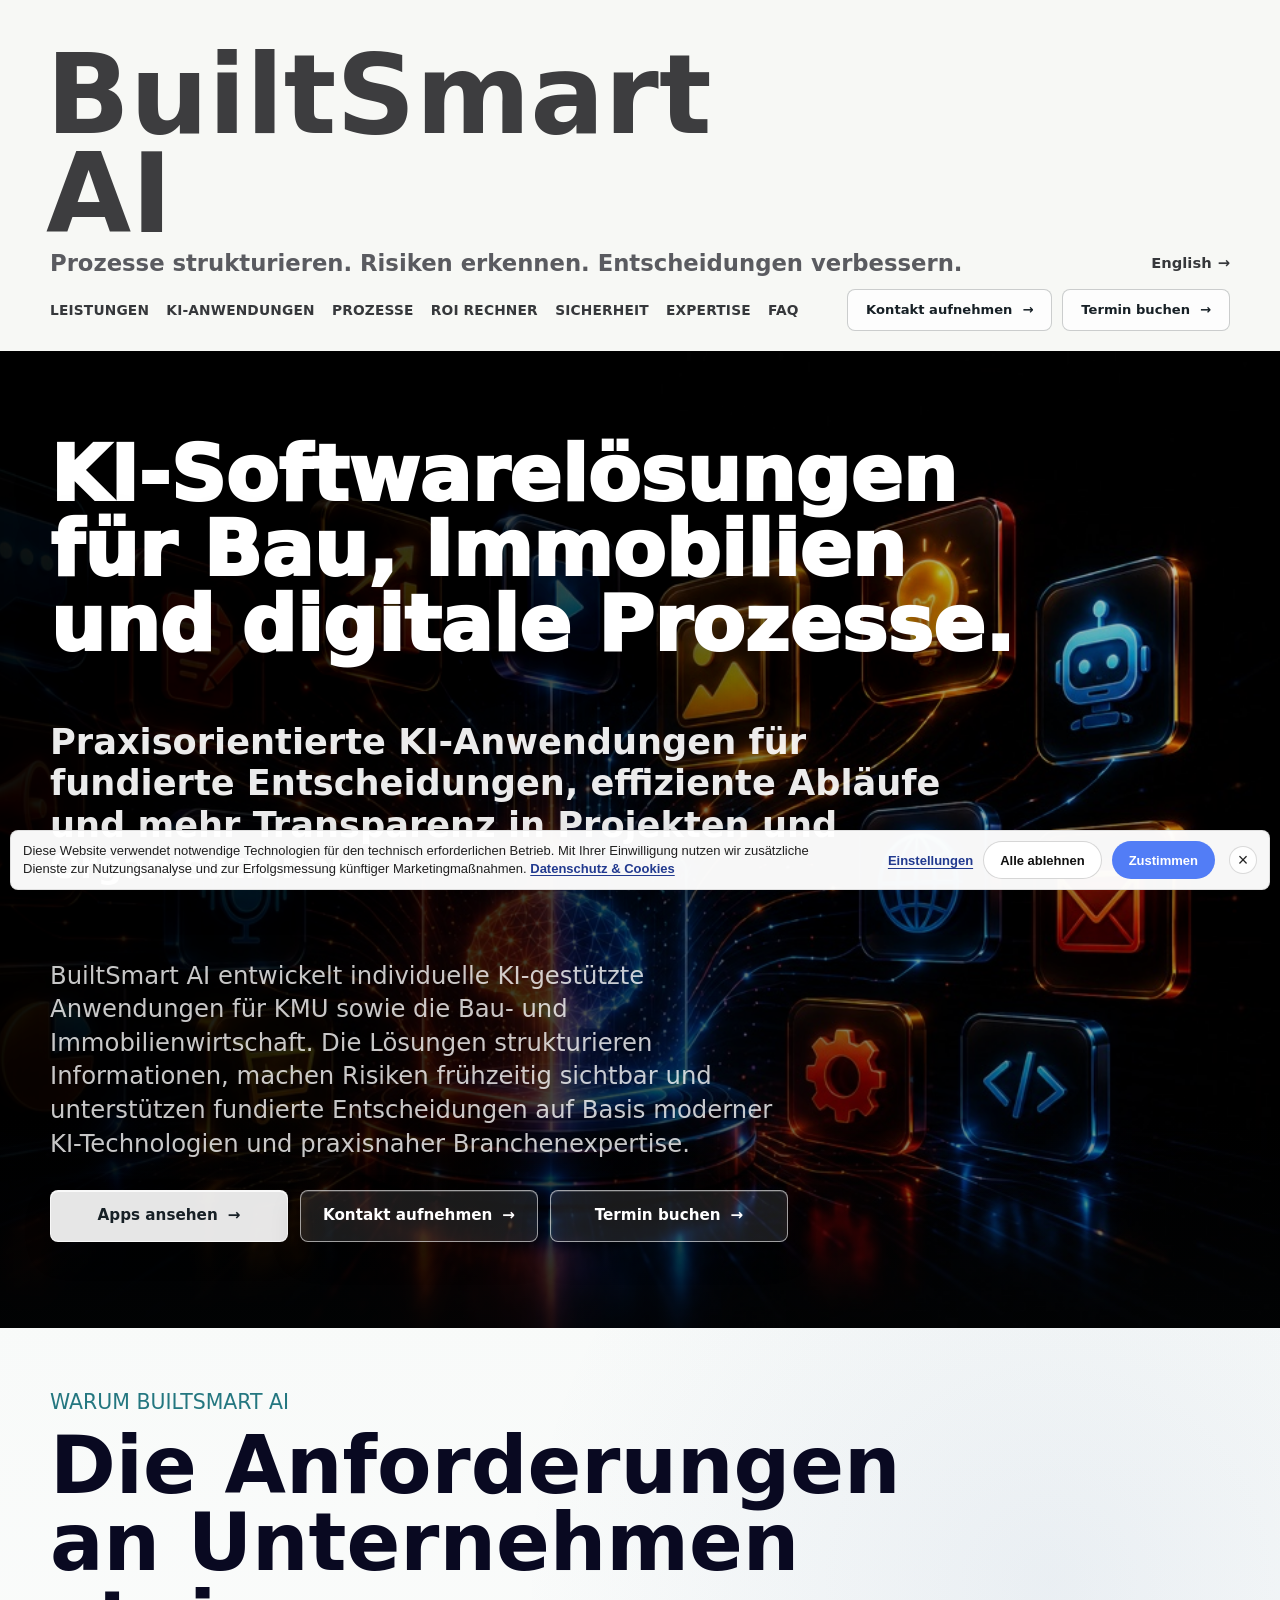
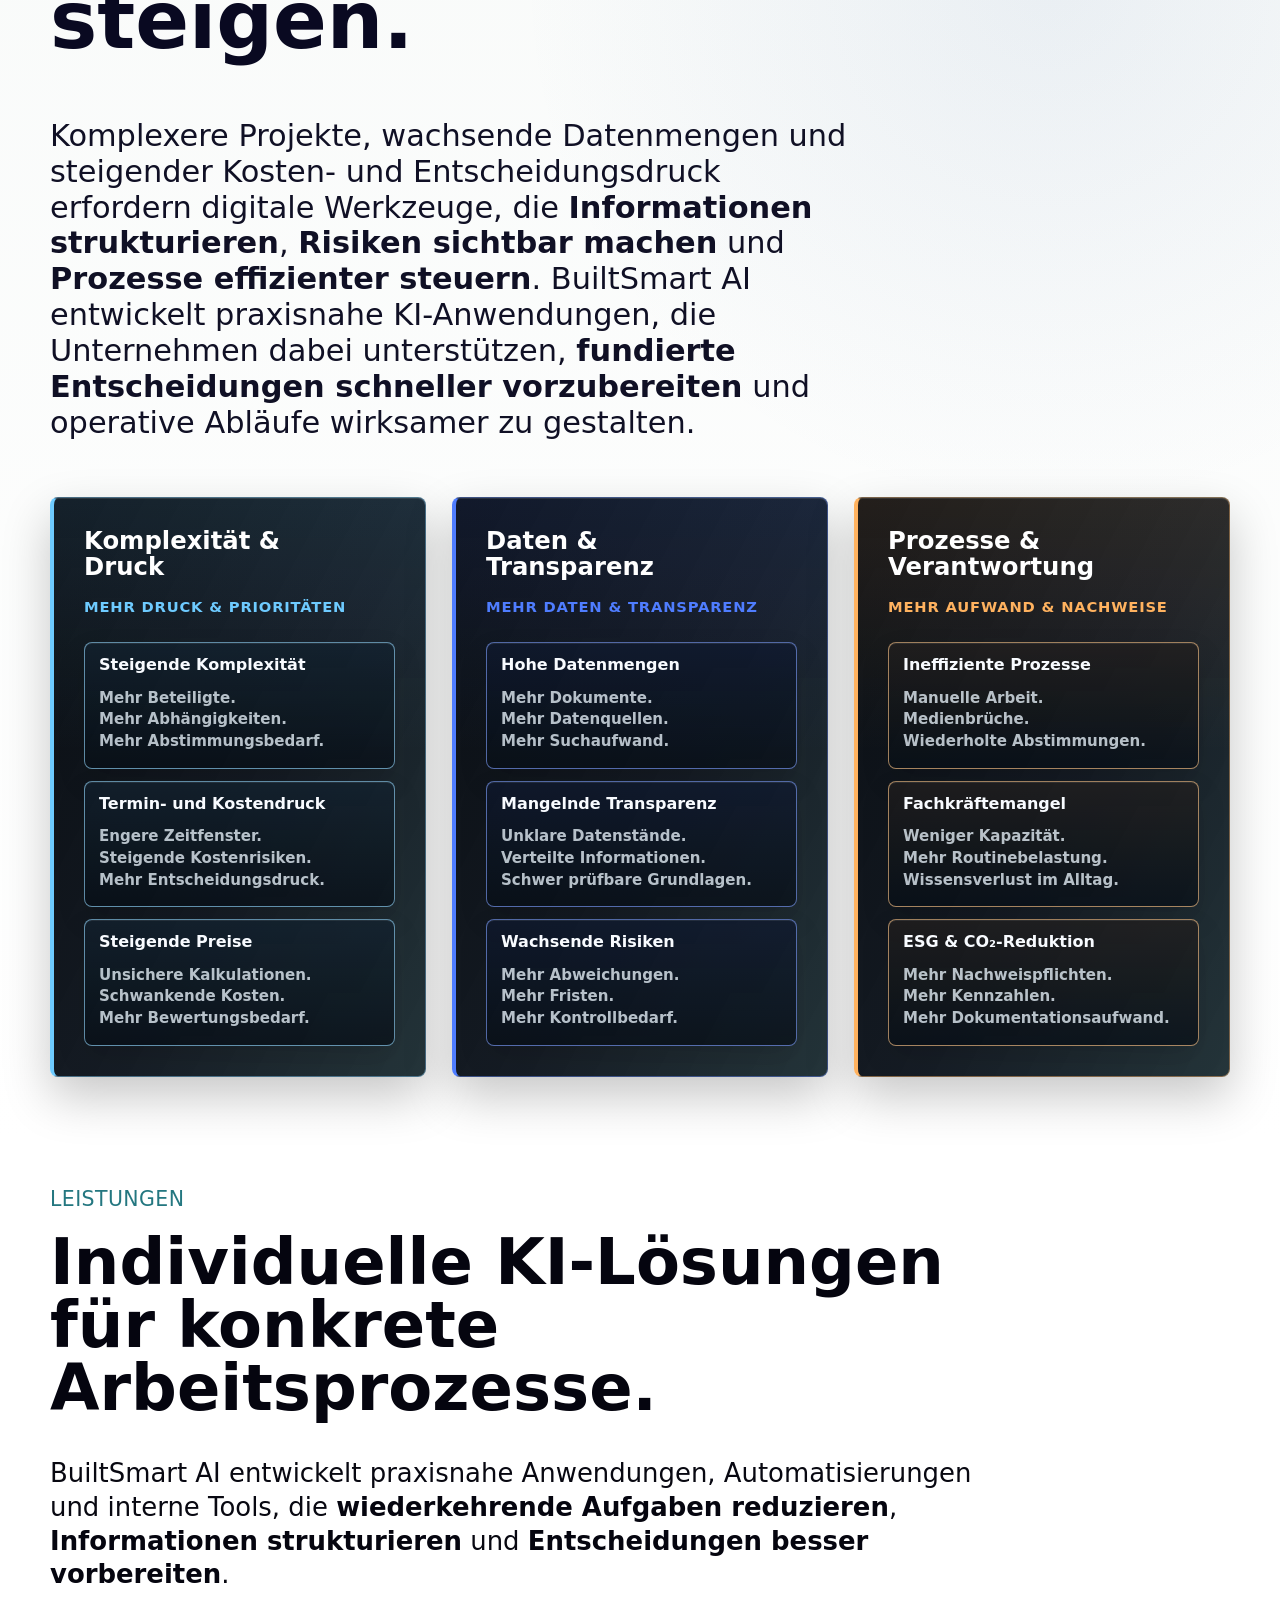
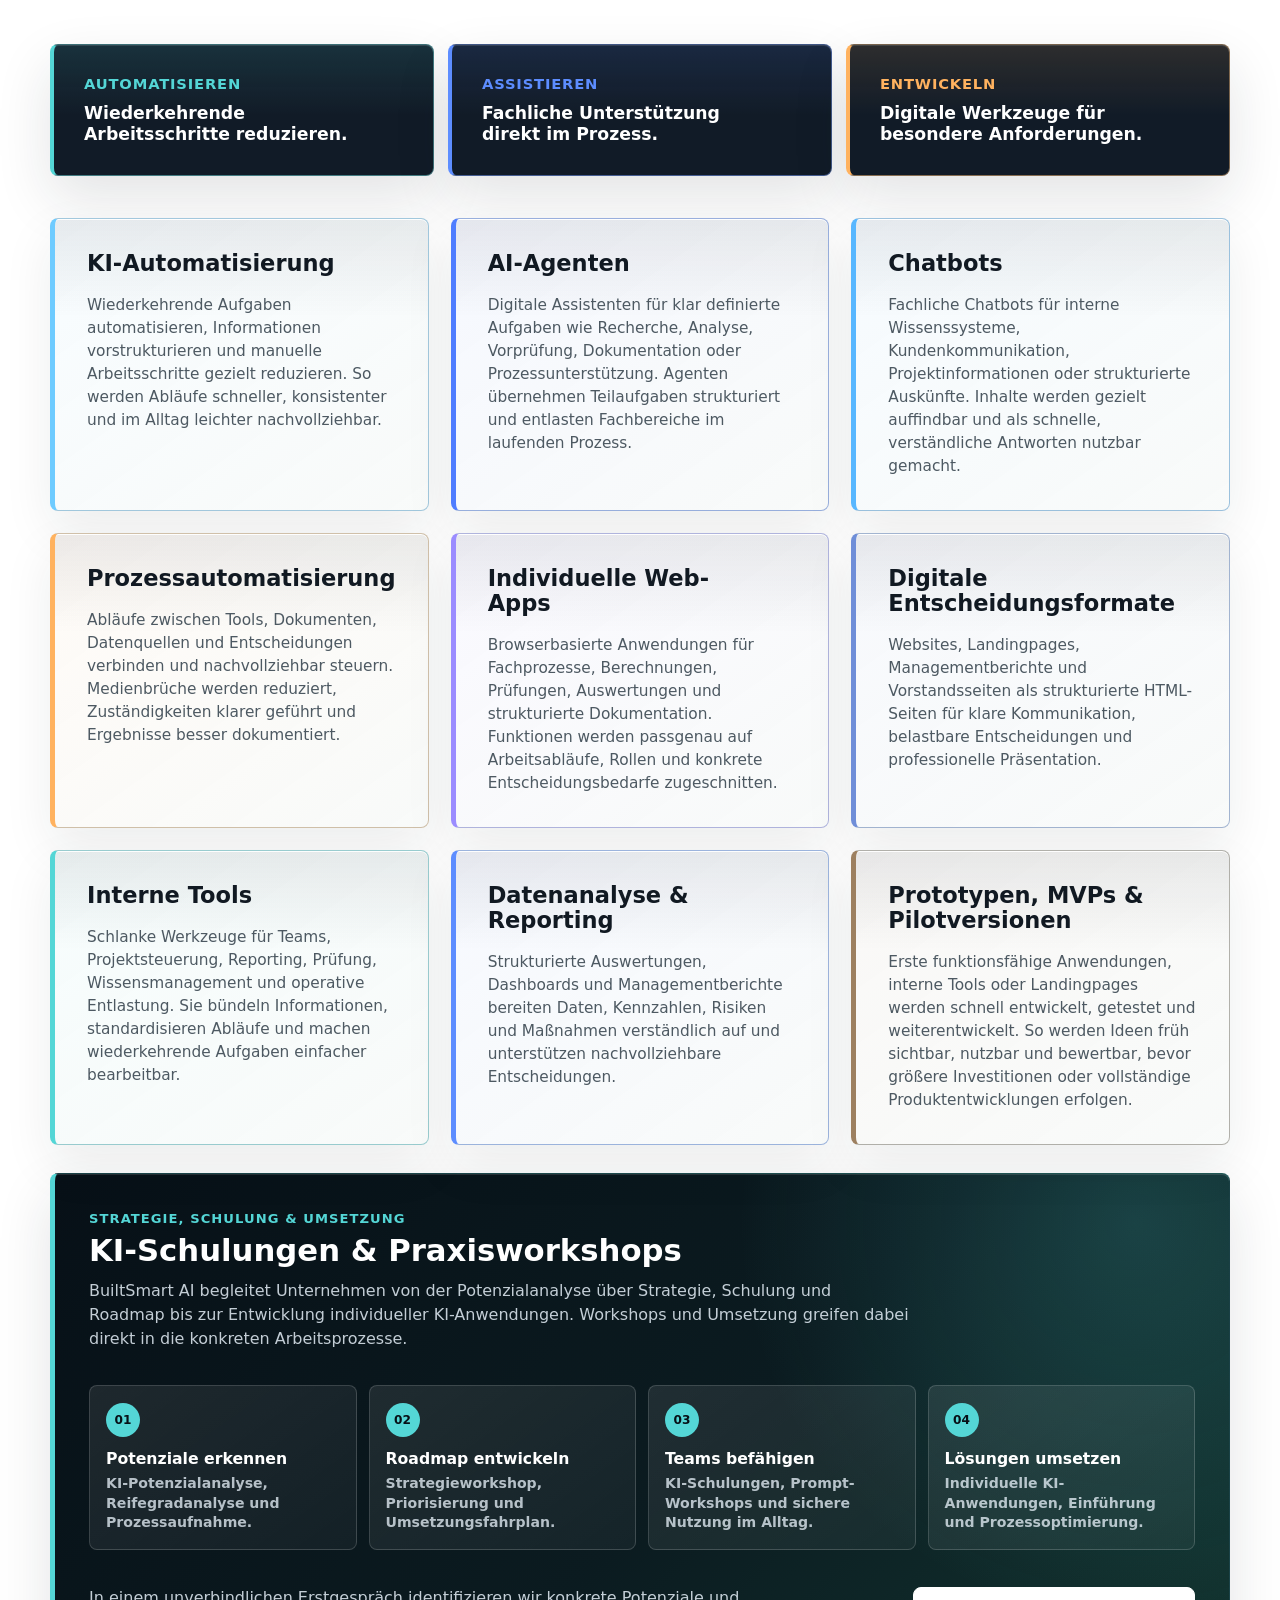
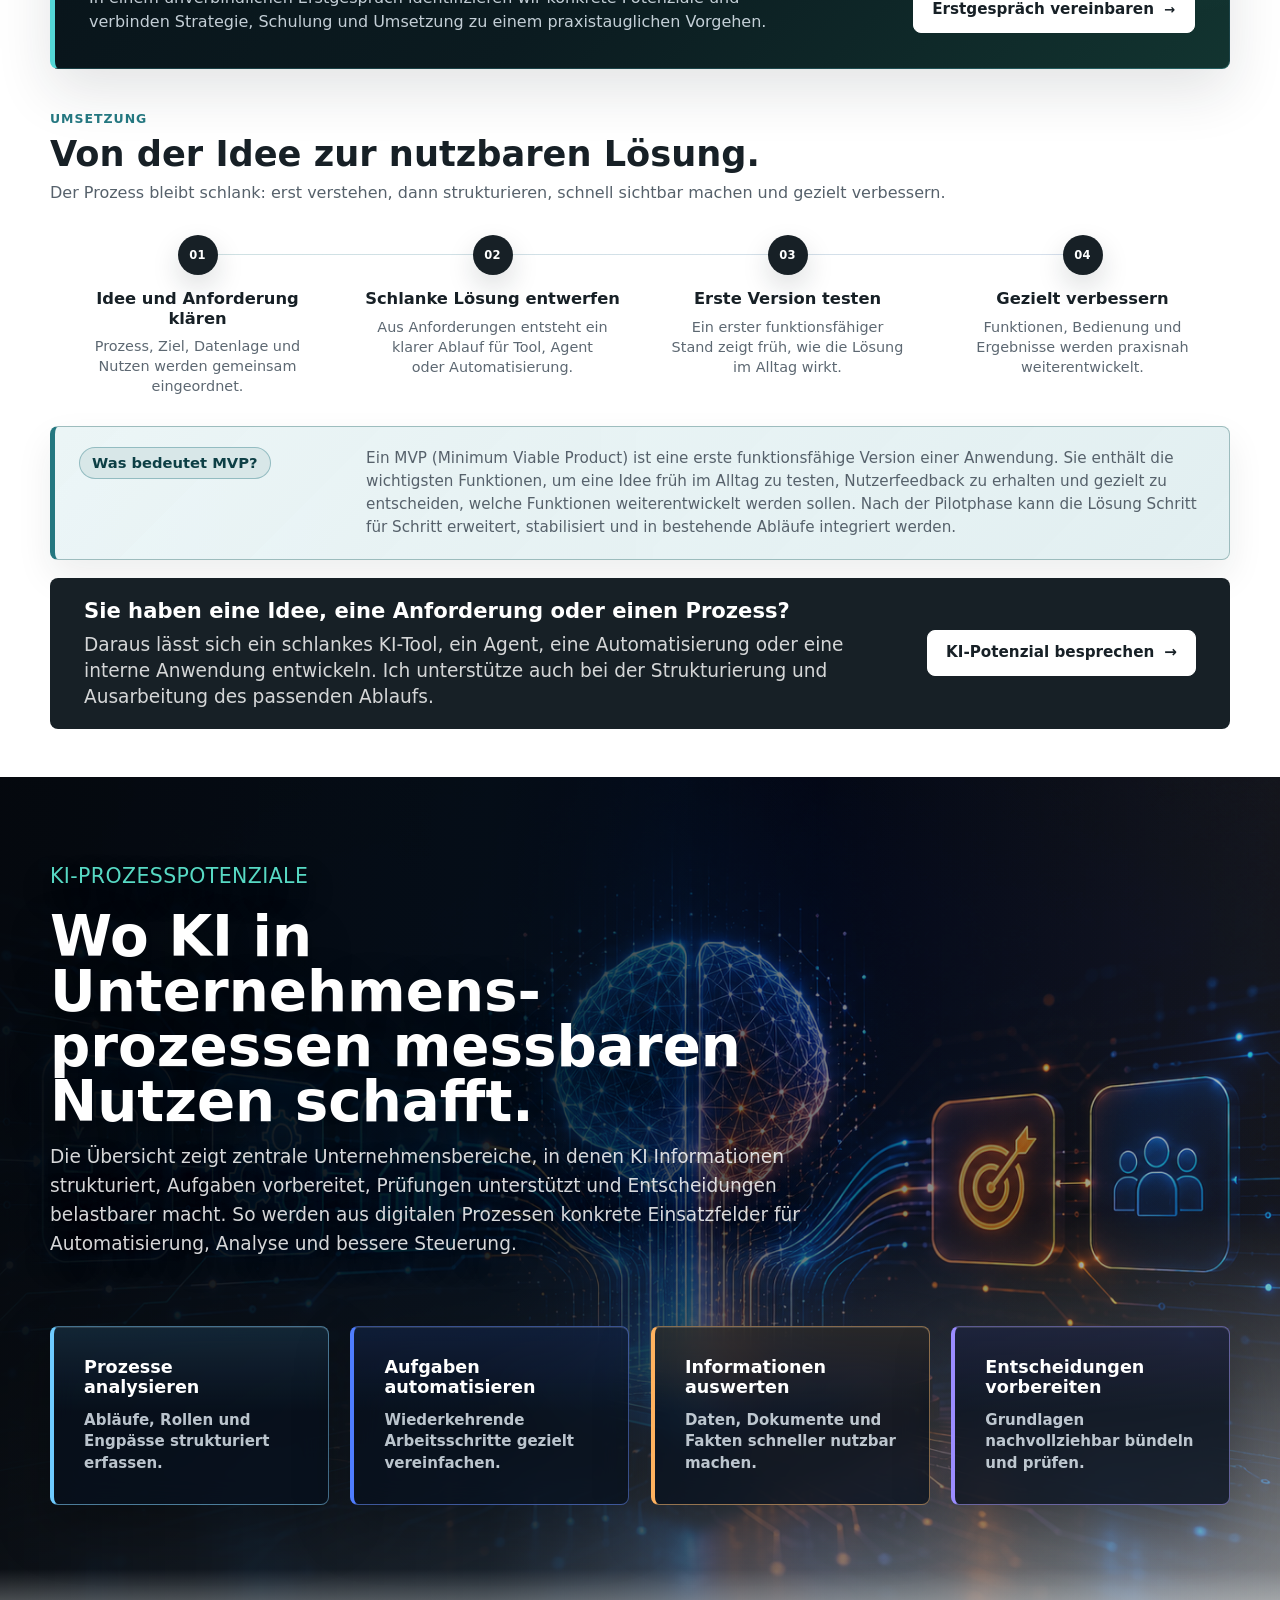
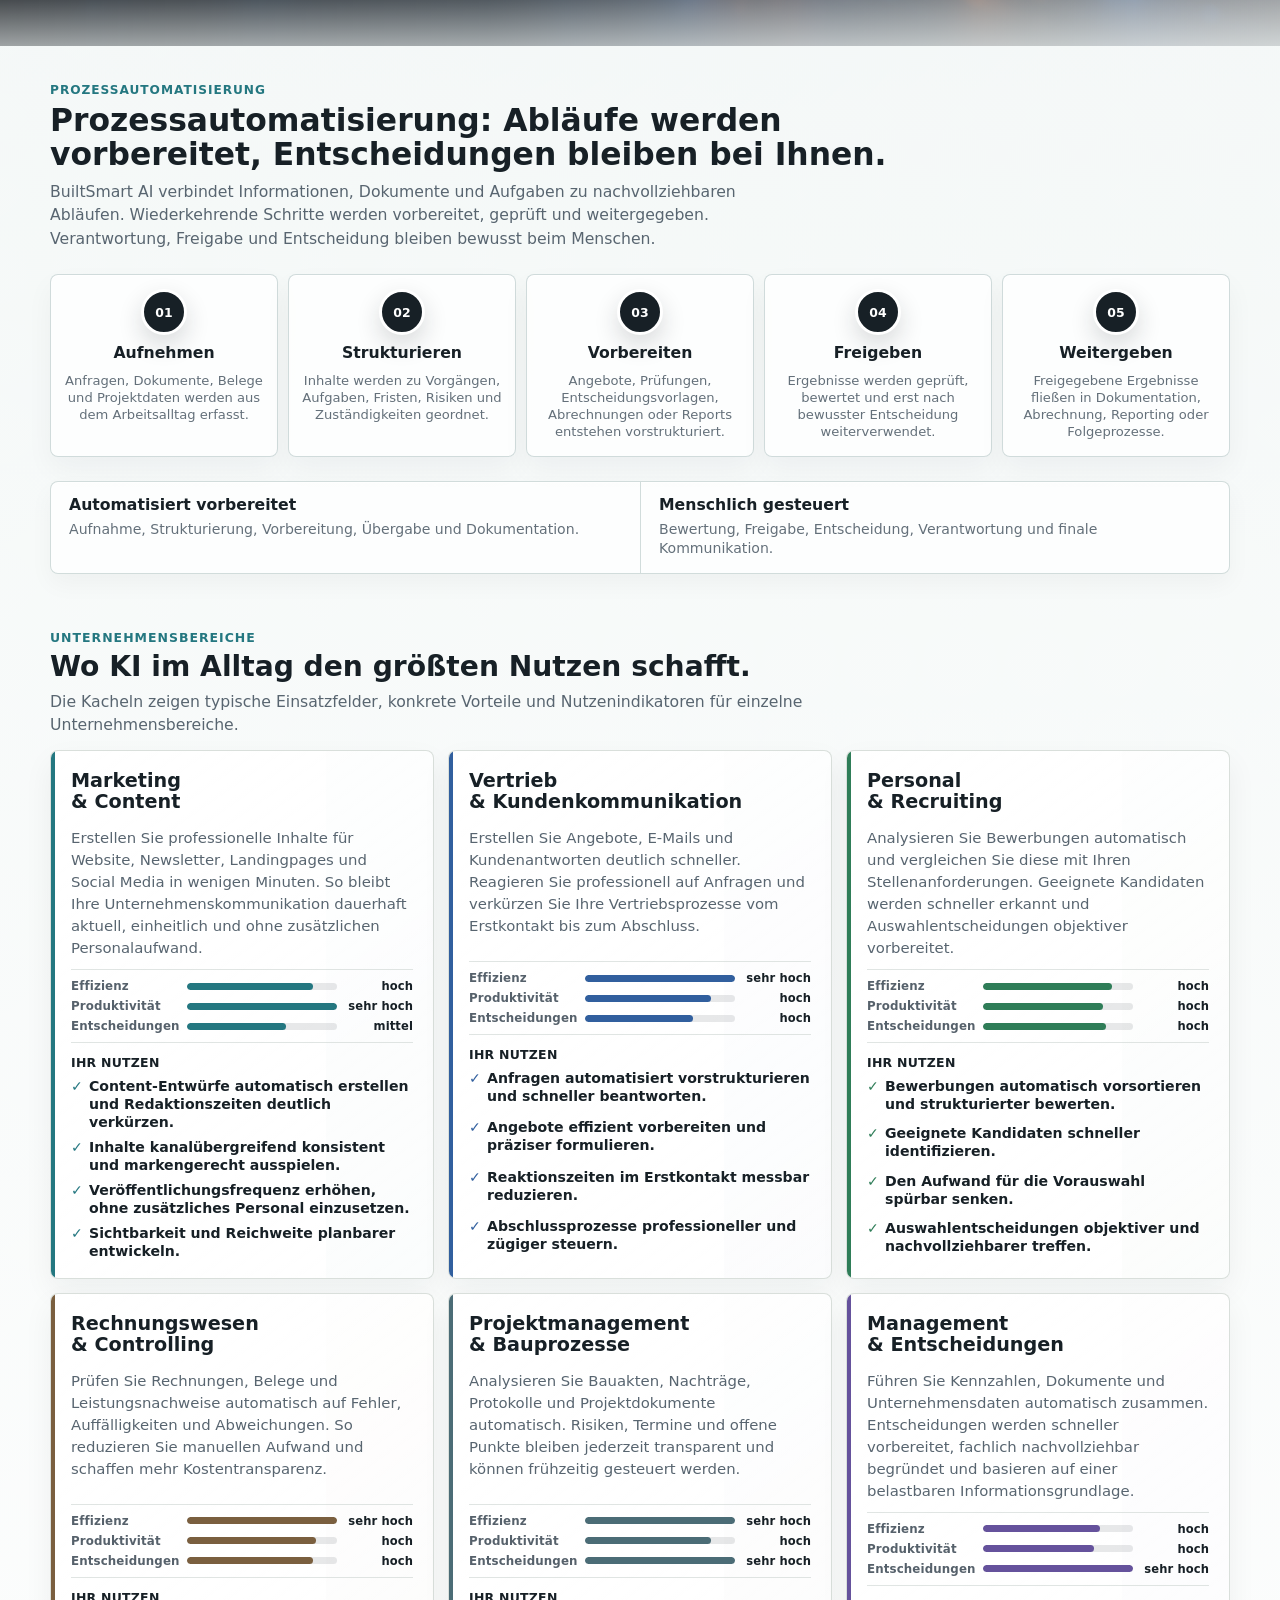
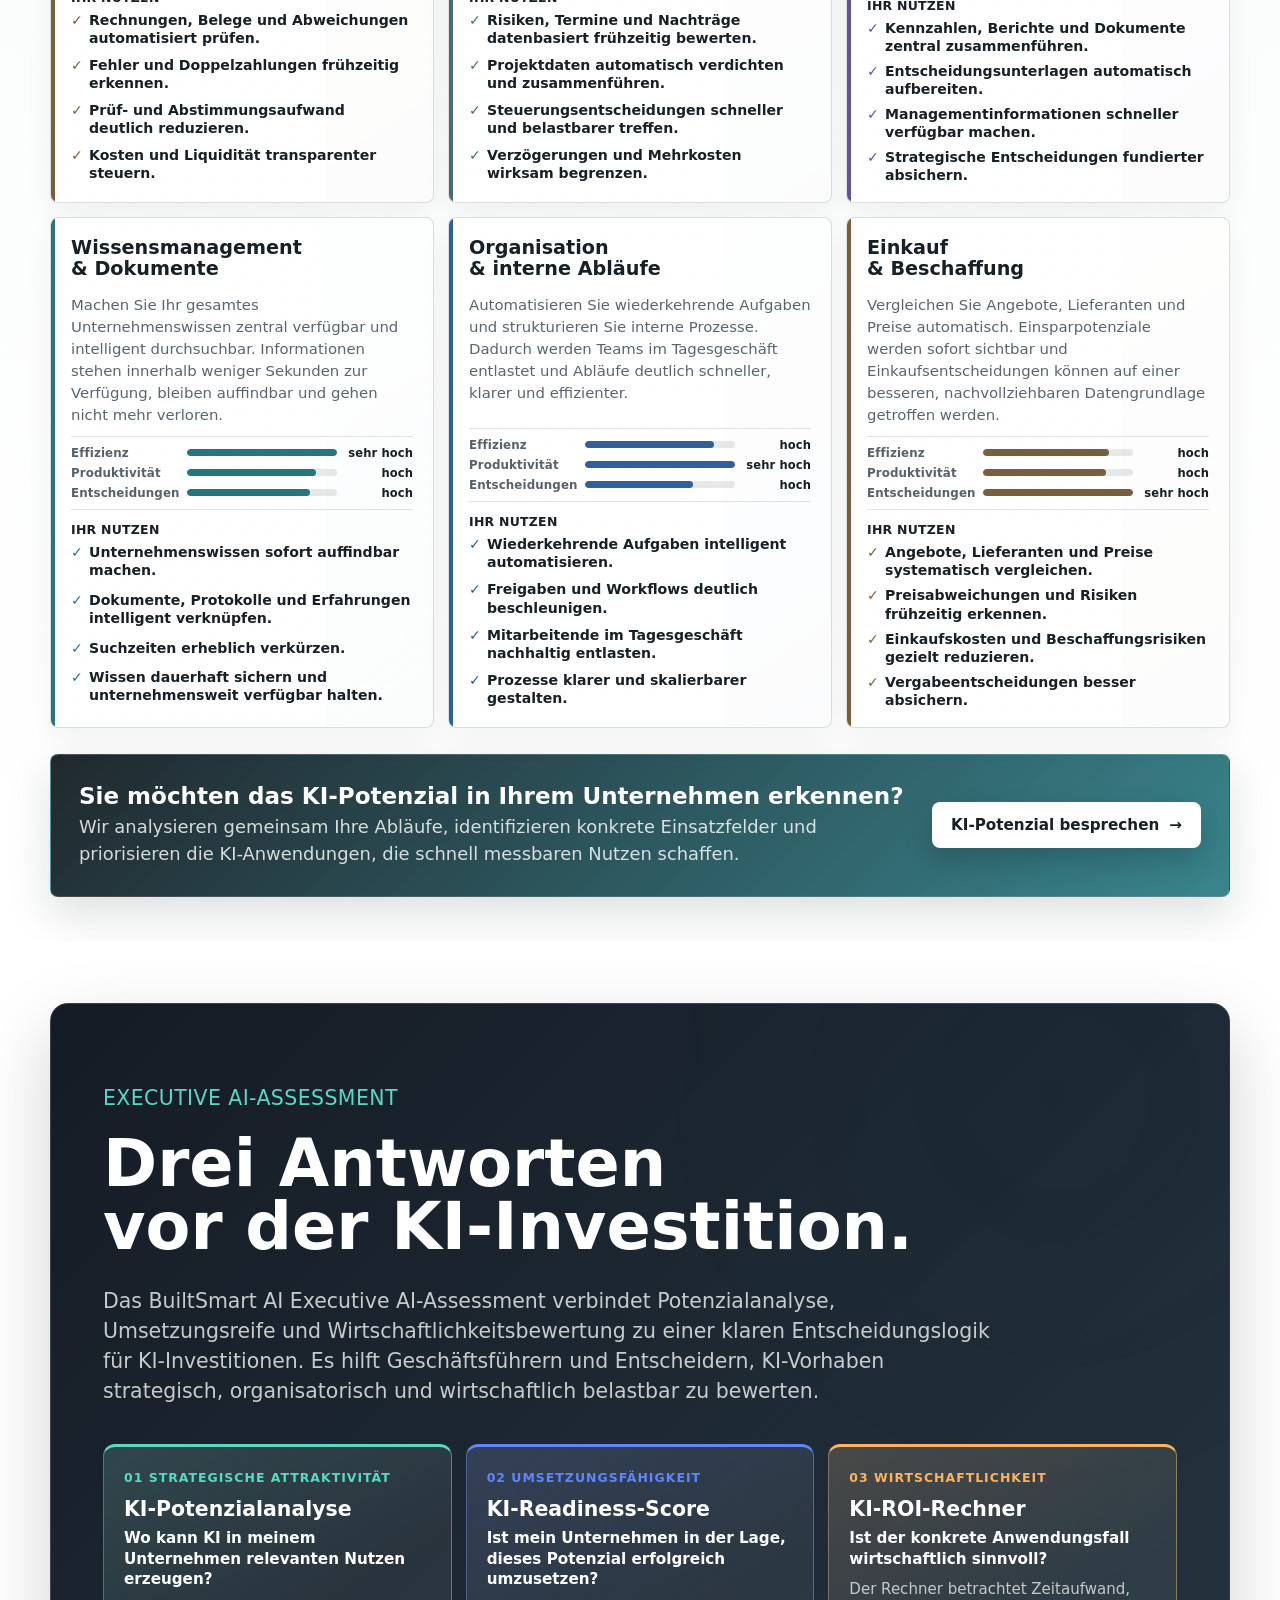
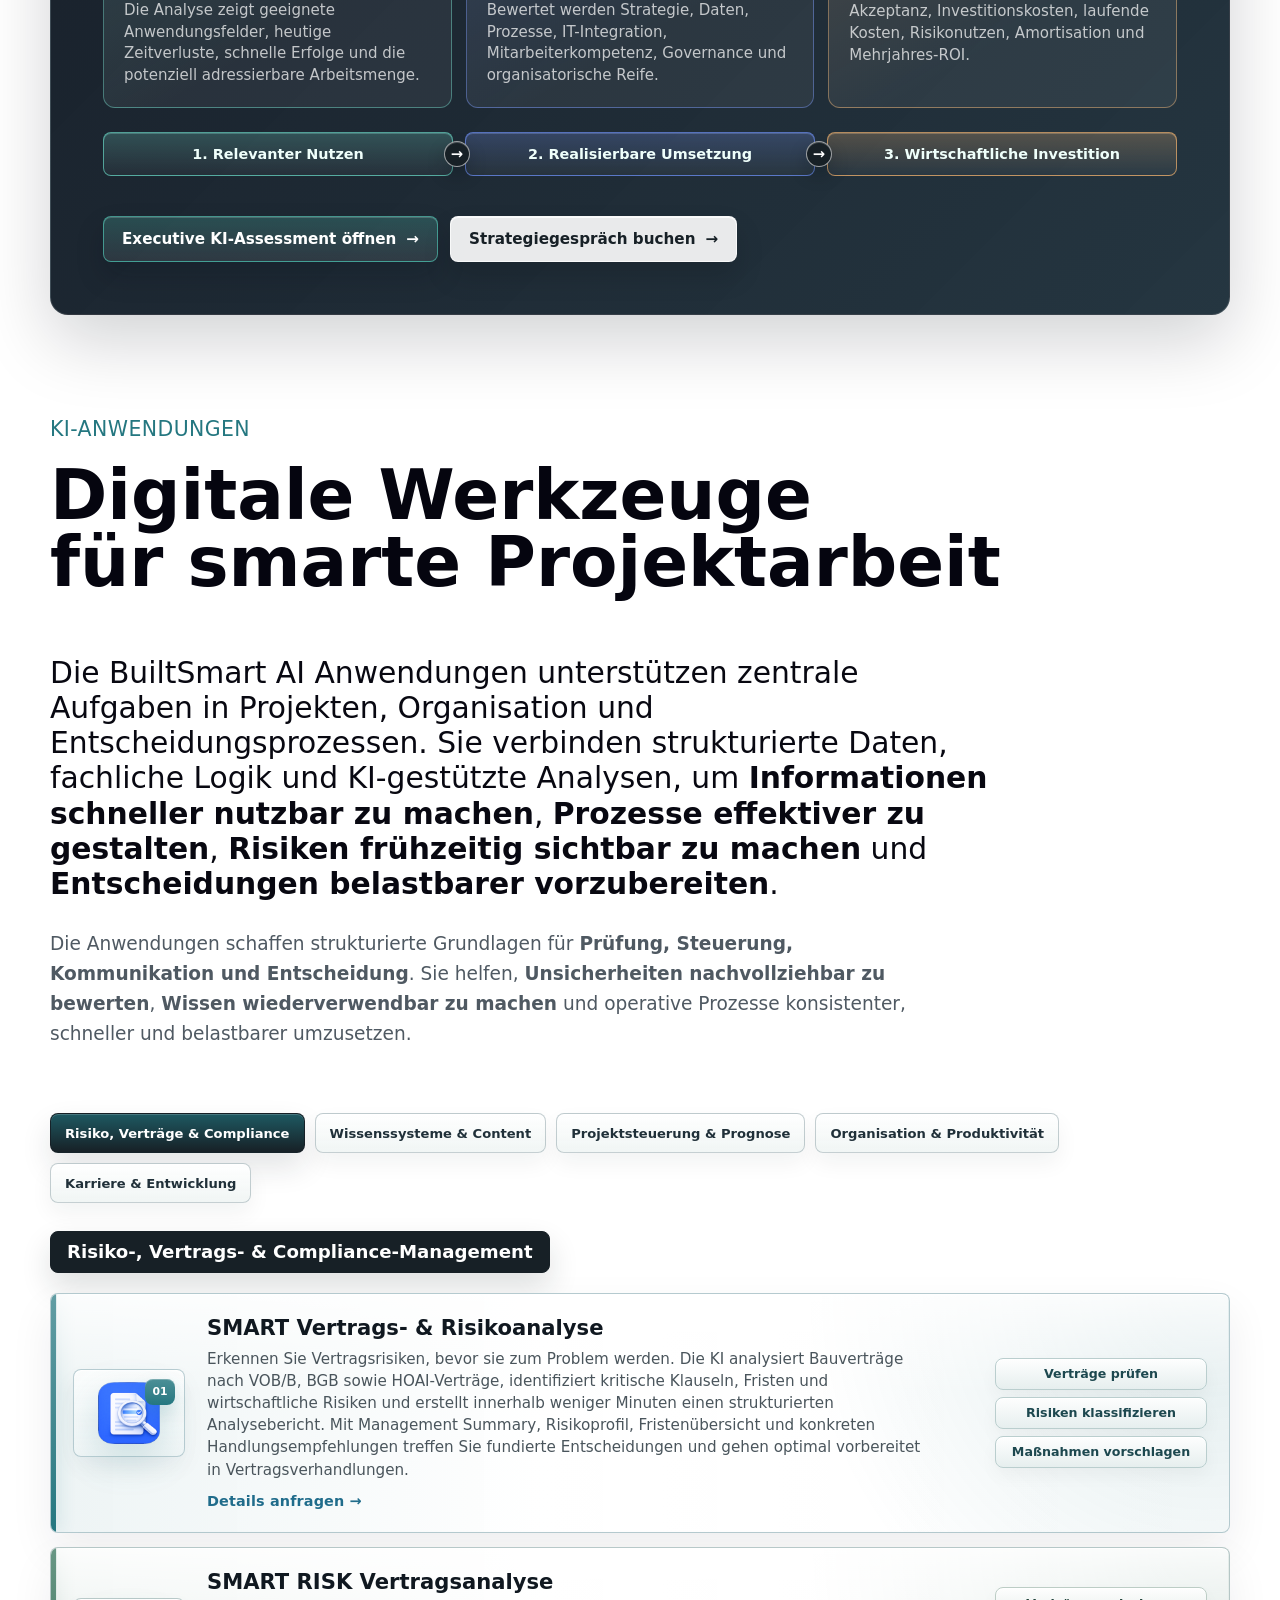
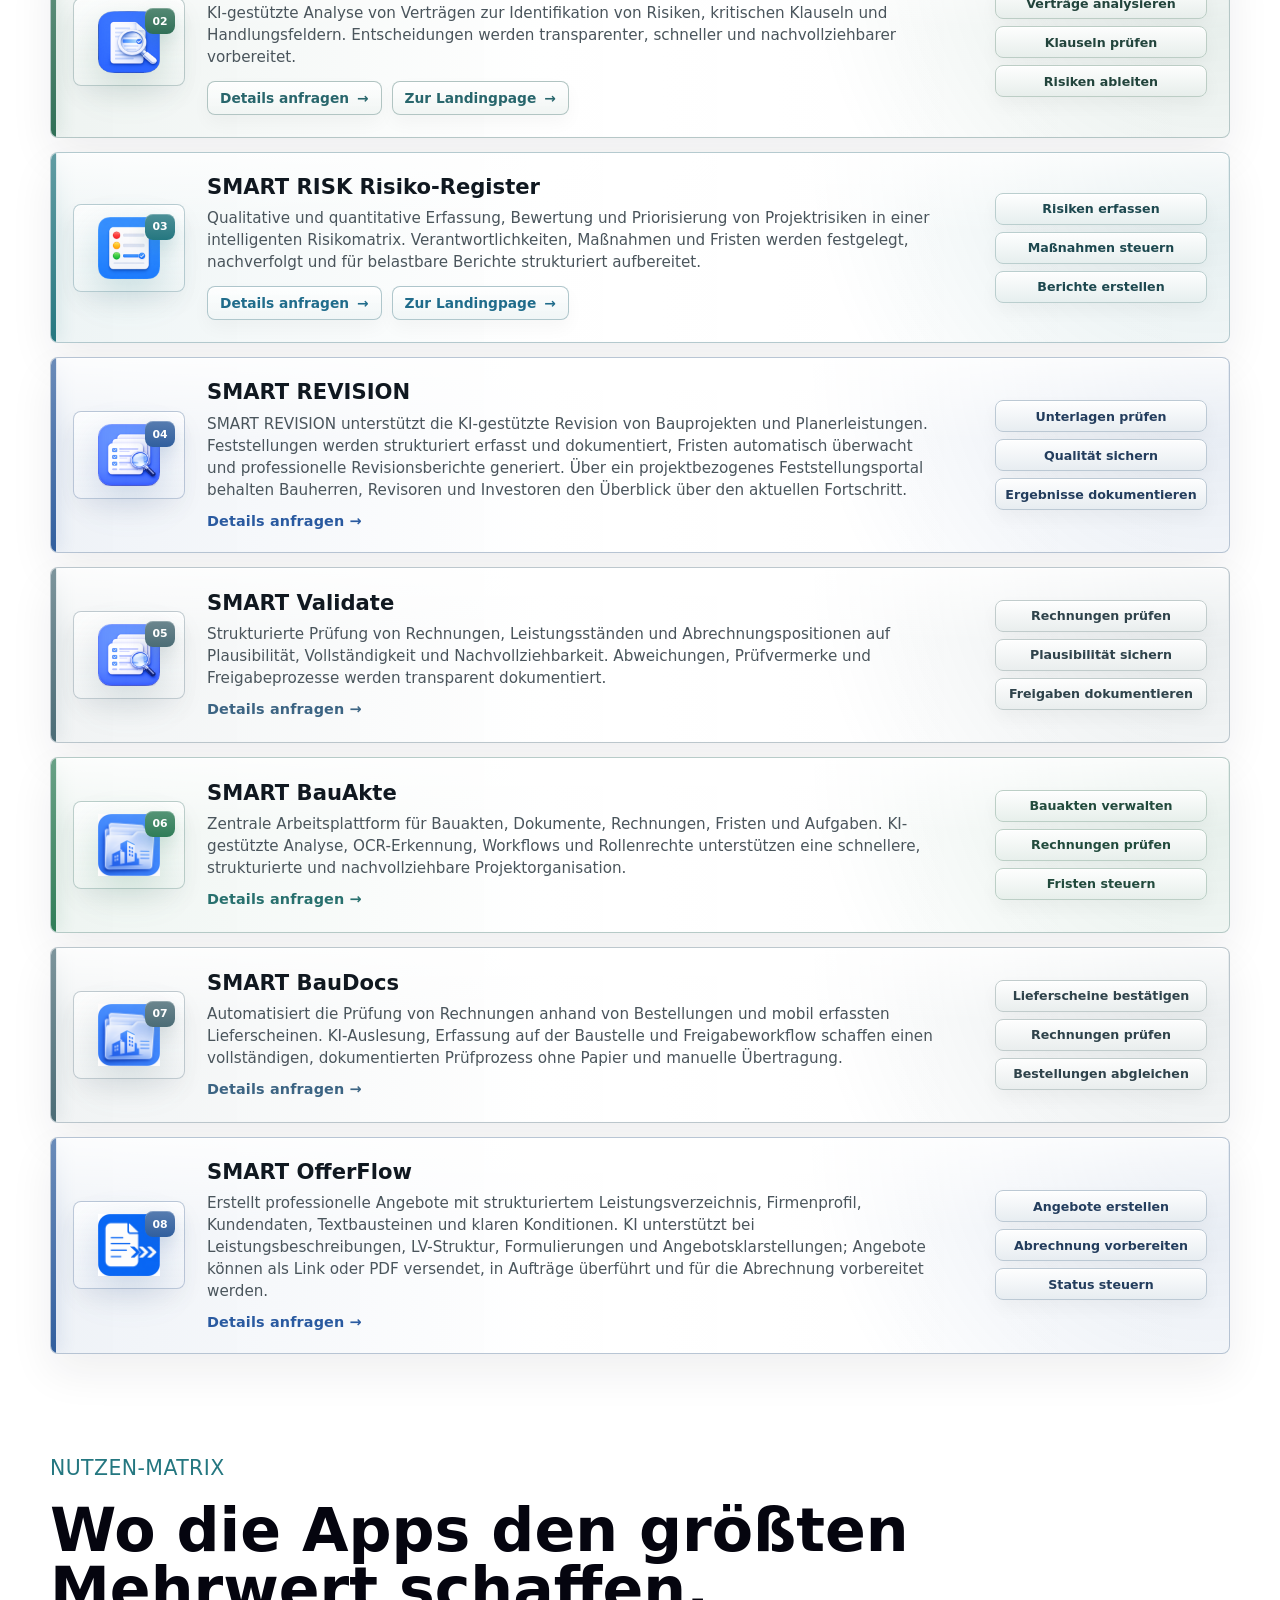
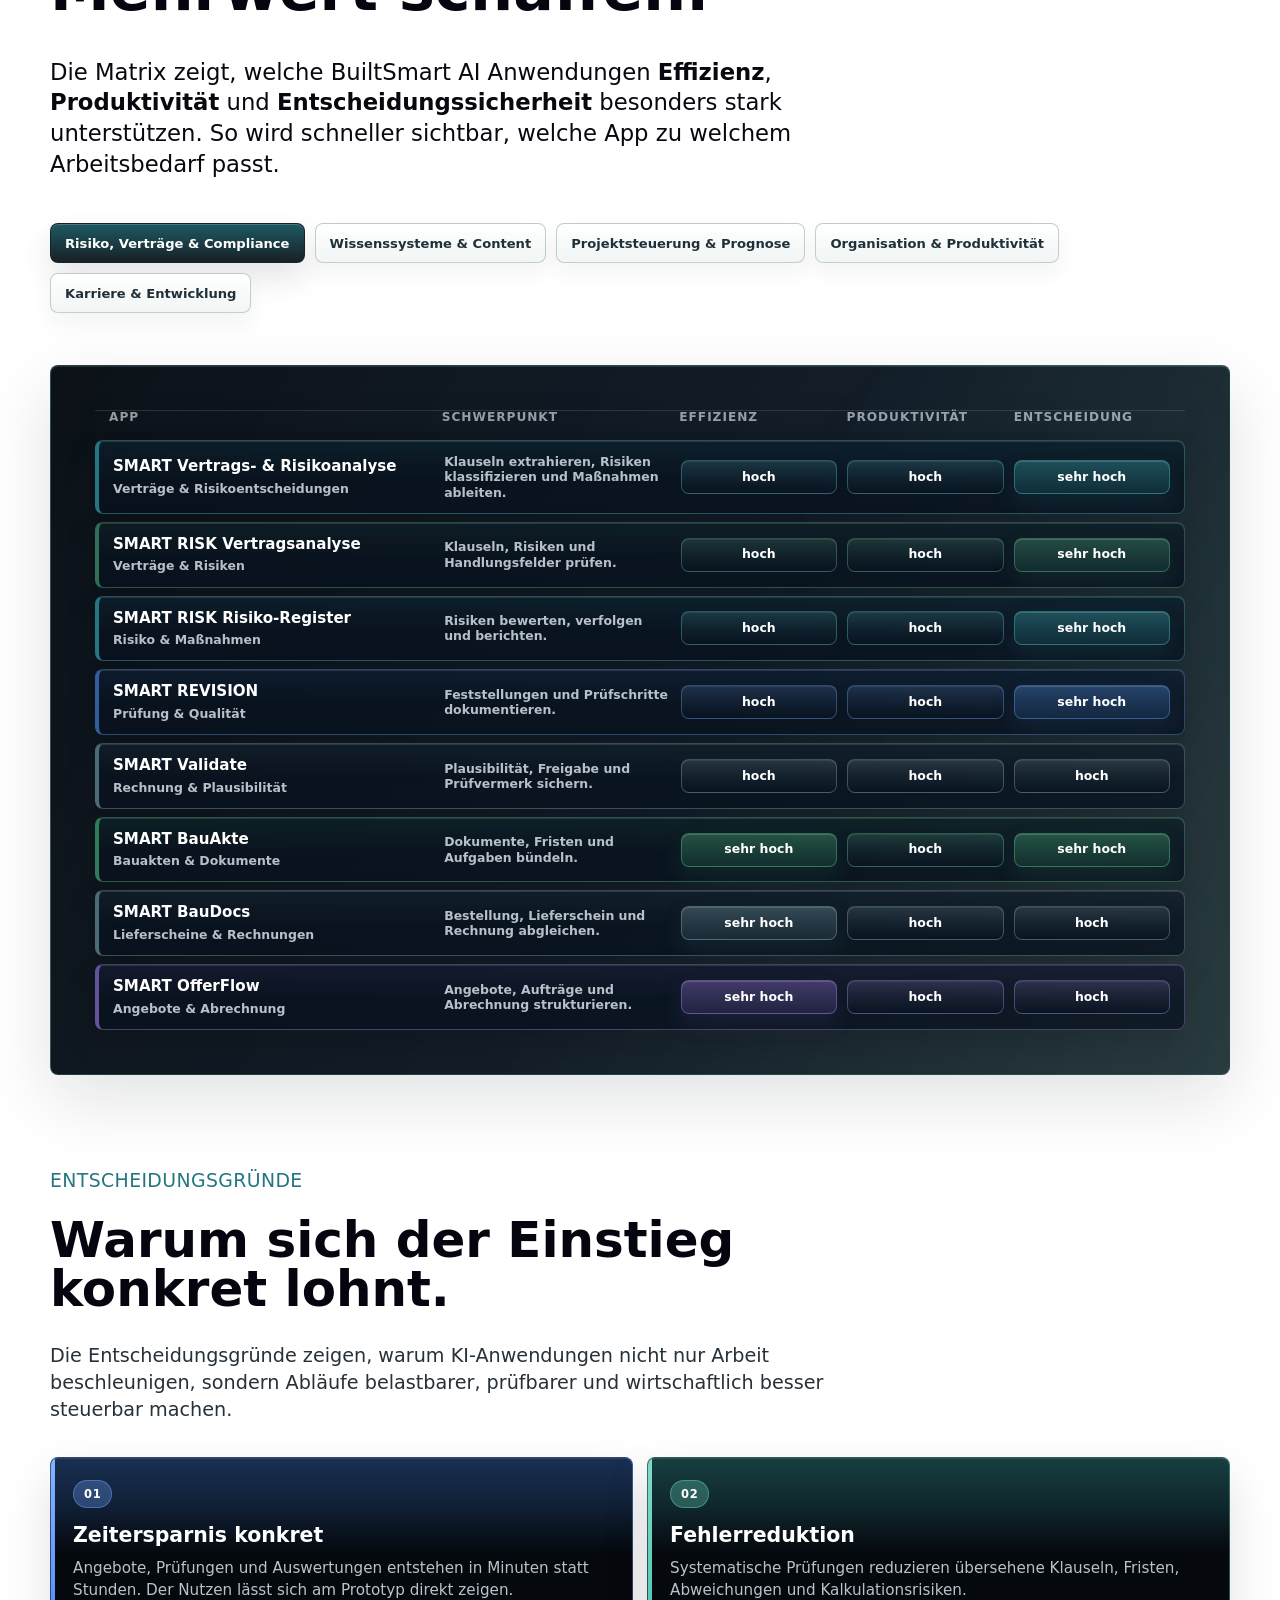
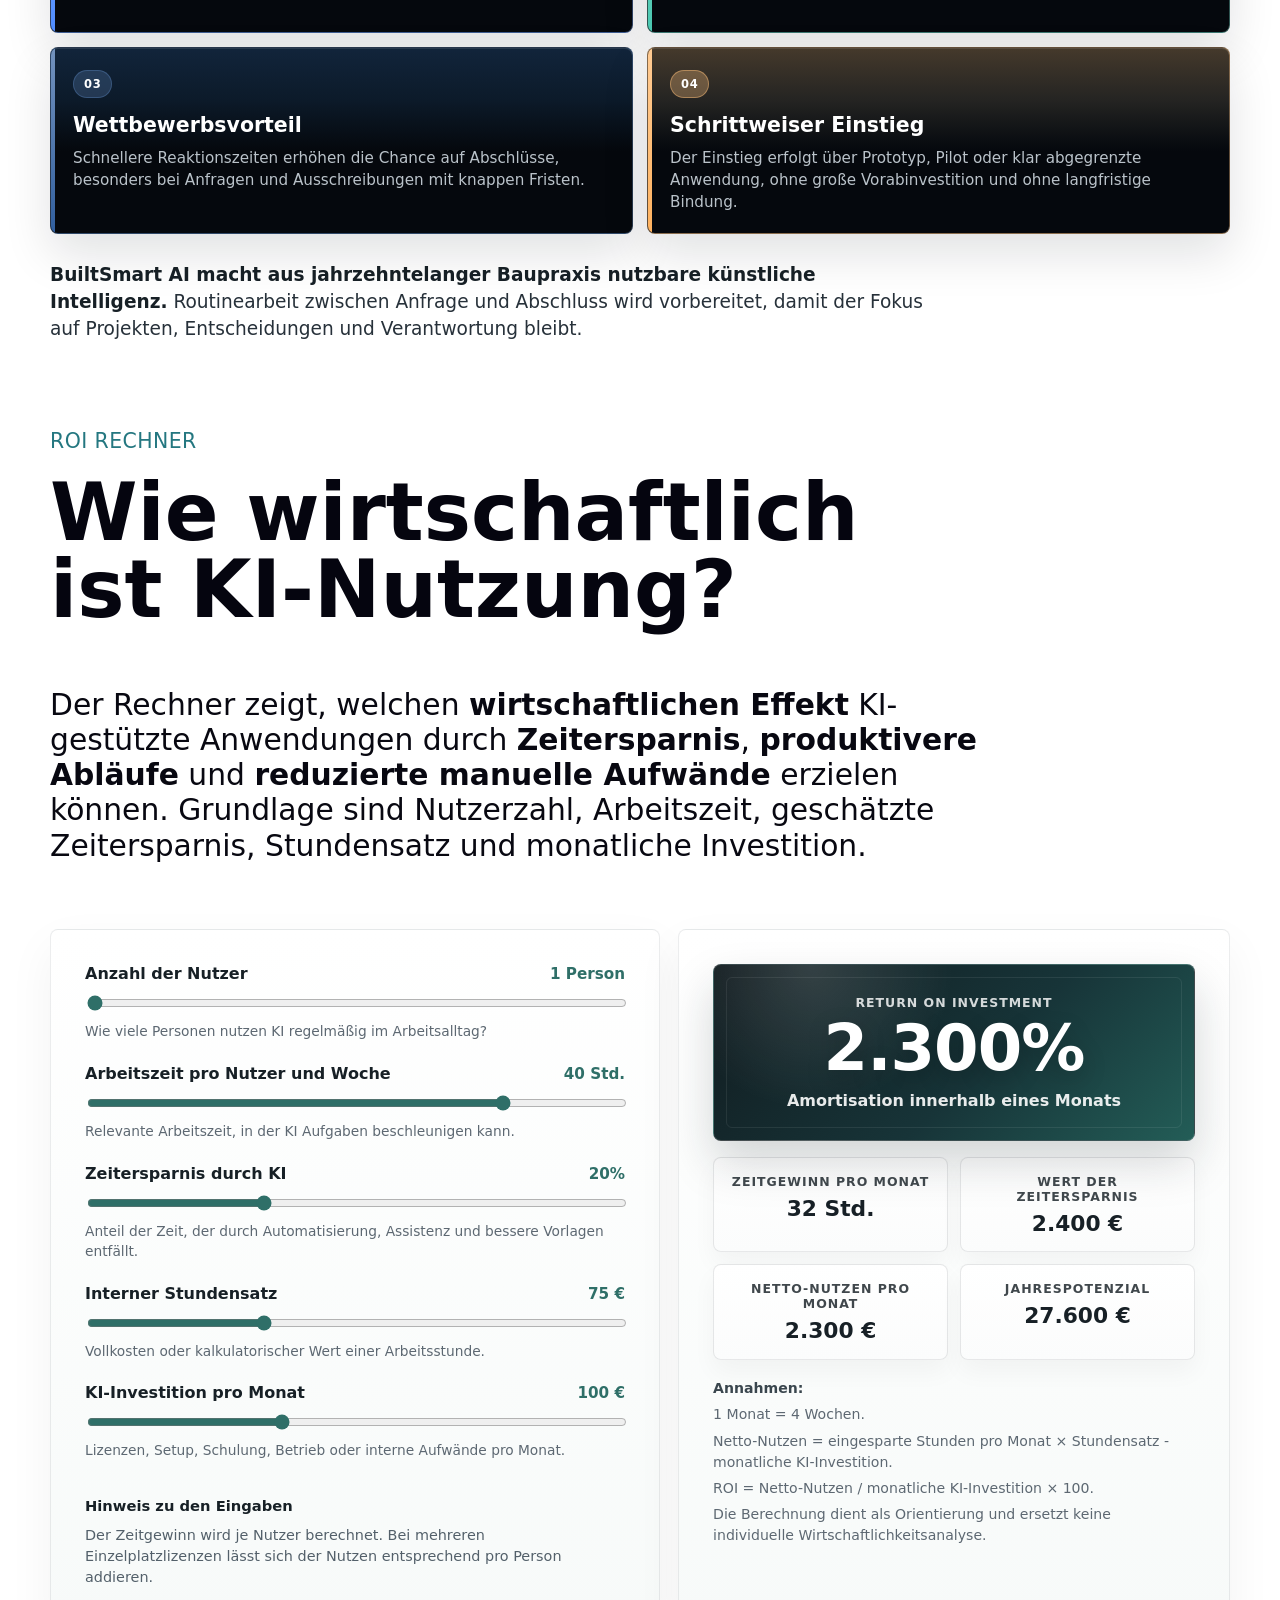
<file: index.html>
<!doctype html>
<html lang="de">
  <head>
    <meta charset="utf-8">
    <meta name="viewport" content="width=device-width, initial-scale=1">
    <title>BuiltSmart AI | KI-Anwendungen, Automatisierung &amp; Prozessoptimierung</title>
    <meta name="description" content="BuiltSmart AI entwickelt KI-Anwendungen, Automatisierungen und digitale Prozessoptimierung für KMU, Bau und Immobilien: bessere Entscheidungen, weniger Aufwand, mehr Transparenz.">
    <meta name="robots" content="index, follow">
    <meta name="author" content="BuiltSmart AI">
    <meta name="theme-color" content="#f7f8f5">
    <link rel="canonical" href="https://www.builtsmart-ai.app/">
    <link rel="preload" href="/assets/hero/builtsmart-ai-hero.jpeg" as="image" fetchpriority="high">
    <link rel="icon" href="/assets/favicon/favicon.svg" type="image/svg+xml">
    <link rel="stylesheet" href="assets/cookie-consent/cookie-consent.css">
    <link rel="manifest" href="/site.webmanifest">
    <link rel="alternate" type="text/plain" title="LLMs.txt" href="/llms.txt">
    <meta property="og:type" content="website">
    <meta property="og:locale" content="de_DE">
    <meta property="og:site_name" content="BuiltSmart AI">
    <meta property="og:title" content="BuiltSmart AI | KI-Anwendungen, Automatisierung &amp; Prozessoptimierung">
    <meta property="og:description" content="KI-Anwendungen, Automatisierungen und digitale Prozessoptimierung für KMU, Bau und Immobilien: konkrete Einsatzfelder, bessere Entscheidungen und mehr Transparenz.">
    <meta property="og:url" content="https://www.builtsmart-ai.app/">
    <meta property="og:image" content="https://www.builtsmart-ai.app/assets/social/builtsmart-ai-social.png">
    <meta property="og:image:alt" content="BuiltSmart AI Visual mit digitalen KI-Anwendungen">
    <meta name="twitter:card" content="summary_large_image">
    <meta name="twitter:title" content="BuiltSmart AI | KI-Anwendungen, Automatisierung &amp; Prozessoptimierung">
    <meta name="twitter:description" content="KI-Anwendungen, Automatisierungen und digitale Prozessoptimierung für KMU, Bau und Immobilien: konkrete Einsatzfelder, bessere Entscheidungen und mehr Transparenz.">
    <meta name="twitter:image" content="https://www.builtsmart-ai.app/assets/social/builtsmart-ai-social.png">
    <script type="application/ld+json">
      {
        "@context": "https://schema.org",
        "@graph": [
          {
            "@type": "Organization",
            "@id": "https://www.builtsmart-ai.app/#organization",
            "name": "BuiltSmart AI",
            "url": "https://www.builtsmart-ai.app/",
            "logo": "https://www.builtsmart-ai.app/assets/favicon/favicon.svg",
            "image": "https://www.builtsmart-ai.app/assets/social/builtsmart-ai-social.png",
            "email": "info@built-smart-hub.com",
            "founder": {
              "@type": "Person",
              "name": "Bernhard Metzger",
              "url": "https://www.linkedin.com/in/bernhard-metzger-8376539a"
            },
            "sameAs": [
              "https://www.linkedin.com/in/bernhard-metzger-8376539a",
              "https://x.com/BuiltSmartHub",
              "https://open.spotify.com/show/3l5T4RcPwkejP6mS3p5238",
              "https://www.built-smart-hub.com"
            ]
          },
          {
            "@type": "WebSite",
            "@id": "https://www.builtsmart-ai.app/#website",
            "url": "https://www.builtsmart-ai.app/",
            "name": "BuiltSmart AI",
            "publisher": {
              "@id": "https://www.builtsmart-ai.app/#organization"
            },
            "inLanguage": "de-DE",
            "about": [
              "KI-Anwendungen",
              "KI-Softwareentwicklung",
              "Prozessoptimierung",
              "KI im Unternehmen",
              "Prozessautomatisierung",
              "Bau- und Immobilienwirtschaft",
              "Digitale Projektarbeit"
            ]
          },
          {
            "@type": "WebPage",
            "@id": "https://www.builtsmart-ai.app/#webpage",
            "url": "https://www.builtsmart-ai.app/",
            "name": "BuiltSmart AI | KI-Anwendungen, Automatisierung & Prozessoptimierung",
            "description": "BuiltSmart AI entwickelt KI-Anwendungen, Automatisierungen und digitale Prozessoptimierung für KMU, Bau und Immobilien: bessere Entscheidungen, weniger Aufwand und mehr Transparenz.",
            "isPartOf": {
              "@id": "https://www.builtsmart-ai.app/#website"
            },
            "about": {
              "@id": "https://www.builtsmart-ai.app/#organization"
            },
            "primaryImageOfPage": {
              "@type": "ImageObject",
              "url": "https://www.builtsmart-ai.app/assets/social/builtsmart-ai-social.png"
            },
            "inLanguage": "de-DE",
            "significantLink": [
              "https://www.builtsmart-ai.app/#apps-title",
              "https://www.builtsmart-ai.app/#ki-prozesslandkarte",
              "https://www.builtsmart-ai.app/#nutzen-matrix",
              "https://www.builtsmart-ai.app/#datenschutz-sicherheit",
              "https://www.builtsmart-ai.app/#branchenwissen-software",
              "https://www.builtsmart-ai.app/#kontakt"
            ]
          }
        ]
      }
    </script>
    <script type="application/ld+json">
      {
        "@context": "https://schema.org",
        "@type": "ProfessionalService",
        "name": "BuiltSmart AI",
        "url": "https://www.builtsmart-ai.app/",
        "logo": "https://www.builtsmart-ai.app/assets/favicon/favicon.svg",
        "image": "https://www.builtsmart-ai.app/assets/social/builtsmart-ai-social.png",
        "description": "BuiltSmart AI entwickelt individuelle KI-gestützte Anwendungen für KMU, Bau, Immobilien und digitale Unternehmensprozesse.",
        "email": "info@built-smart-hub.com",
        "founder": {
          "@type": "Person",
          "name": "Bernhard Metzger",
          "url": "https://www.linkedin.com/in/bernhard-metzger-8376539a",
          "sameAs": [
            "https://www.linkedin.com/in/bernhard-metzger-8376539a",
            "https://www.built-smart-hub.com"
          ]
        },
        "contactPoint": {
          "@type": "ContactPoint",
          "contactType": "sales",
          "email": "info@built-smart-hub.com",
          "url": "https://booking.builtsmart-ai.app/book?embed=1",
          "availableLanguage": ["de", "en"]
        },
        "sameAs": [
          "https://www.linkedin.com/in/bernhard-metzger-8376539a",
          "https://x.com/BuiltSmartHub",
          "https://open.spotify.com/show/3l5T4RcPwkejP6mS3p5238",
          "https://www.built-smart-hub.com"
        ],
        "areaServed": {
          "@type": "Country",
          "name": "Deutschland"
        },
        "knowsAbout": [
          "Künstliche Intelligenz",
          "KI-Agenten",
          "KI-Prozesslandkarte",
          "KI im Unternehmen",
          "KI-Anwendungen für Unternehmensbereiche",
          "Prozessautomatisierung",
          "Digitale Prozessoptimierung",
          "Bau- und Immobilienwirtschaft",
          "Projektsteuerung",
          "Risikomanagement",
          "Dokumentenprüfung",
          "Wissensmanagement"
        ],
        "serviceType": [
          "KI-Softwareentwicklung",
          "KI-Automatisierung",
          "KI-Prozesslandkarte",
          "KI-Potenzialanalyse",
          "AI-Agenten",
          "Chatbots",
          "Prozessautomatisierung",
          "Individuelle Web-Apps",
          "Interne Tools",
          "KI-Anwendungen für Bau und Immobilien",
          "Digitale Prozessoptimierung",
          "Projektsteuerung und Risikomanagement"
        ],
        "hasOfferCatalog": {
          "@type": "OfferCatalog",
          "name": "BuiltSmart AI Leistungen und Anwendungen",
          "itemListElement": [
            {
              "@type": "OfferCatalog",
              "name": "Individuelle KI-Lösungen",
              "itemListElement": [
                { "@type": "Offer", "itemOffered": { "@type": "Service", "name": "KI-Automatisierung" } },
                { "@type": "Offer", "itemOffered": { "@type": "Service", "name": "AI-Agenten" } },
                { "@type": "Offer", "itemOffered": { "@type": "Service", "name": "Chatbots" } },
                { "@type": "Offer", "itemOffered": { "@type": "Service", "name": "Prozessautomatisierung" } },
                { "@type": "Offer", "itemOffered": { "@type": "Service", "name": "Individuelle Web-Apps und interne Tools" } }
              ]
            },
            {
              "@type": "OfferCatalog",
              "name": "KI-Anwendungen",
              "itemListElement": [
                { "@type": "Offer", "itemOffered": { "@type": "SoftwareApplication", "name": "SMART Vertrags- & Risikoanalyse", "applicationCategory": "BusinessApplication" } },
                { "@type": "Offer", "itemOffered": { "@type": "SoftwareApplication", "name": "SMART RISK Vertragsanalyse", "applicationCategory": "BusinessApplication" } },
                { "@type": "Offer", "itemOffered": { "@type": "SoftwareApplication", "name": "SMART RISK Risiko-Register", "applicationCategory": "BusinessApplication" } },
                { "@type": "Offer", "itemOffered": { "@type": "SoftwareApplication", "name": "SMART REVISION", "applicationCategory": "BusinessApplication" } },
                { "@type": "Offer", "itemOffered": { "@type": "SoftwareApplication", "name": "SMART Validate", "applicationCategory": "BusinessApplication" } },
                { "@type": "Offer", "itemOffered": { "@type": "SoftwareApplication", "name": "SMART BauAkte", "applicationCategory": "BusinessApplication" } },
                { "@type": "Offer", "itemOffered": { "@type": "SoftwareApplication", "name": "SMART BauDocs", "applicationCategory": "BusinessApplication" } },
                { "@type": "Offer", "itemOffered": { "@type": "SoftwareApplication", "name": "SMART OfferFlow", "applicationCategory": "BusinessApplication" } },
                { "@type": "Offer", "itemOffered": { "@type": "SoftwareApplication", "name": "SMART PromptCreator", "applicationCategory": "ProductivityApplication" } },
                { "@type": "Offer", "itemOffered": { "@type": "SoftwareApplication", "name": "SMART SnippetFlow", "applicationCategory": "ProductivityApplication" } },
                { "@type": "Offer", "itemOffered": { "@type": "SoftwareApplication", "name": "SMART SummaryAssistent", "applicationCategory": "ProductivityApplication" } },
                { "@type": "Offer", "itemOffered": { "@type": "SoftwareApplication", "name": "SMART ReplySuite", "applicationCategory": "ProductivityApplication" } },
                { "@type": "Offer", "itemOffered": { "@type": "SoftwareApplication", "name": "SMART ContentEngine", "applicationCategory": "ProductivityApplication" } },
                { "@type": "Offer", "itemOffered": { "@type": "SoftwareApplication", "name": "SMART WorkshopStudio", "applicationCategory": "ProductivityApplication" } },
                { "@type": "Offer", "itemOffered": { "@type": "SoftwareApplication", "name": "SMART DokumentIntelligence", "applicationCategory": "BusinessApplication" } },
                { "@type": "Offer", "itemOffered": { "@type": "SoftwareApplication", "name": "SMART DIS-AI", "applicationCategory": "BusinessApplication" } },
                { "@type": "Offer", "itemOffered": { "@type": "SoftwareApplication", "name": "SMART KnowledgeGalaxy", "applicationCategory": "BusinessApplication" } },
                { "@type": "Offer", "itemOffered": { "@type": "SoftwareApplication", "name": "SMART COST PERT-Prognose", "applicationCategory": "BusinessApplication" } },
                { "@type": "Offer", "itemOffered": { "@type": "SoftwareApplication", "name": "SMART RISK Monte-Carlo-Simulation", "applicationCategory": "BusinessApplication" } },
                { "@type": "Offer", "itemOffered": { "@type": "SoftwareApplication", "name": "SMART CapEx", "applicationCategory": "BusinessApplication" } },
                { "@type": "Offer", "itemOffered": { "@type": "SoftwareApplication", "name": "SMART MeetingNavigator", "applicationCategory": "ProductivityApplication" } },
                { "@type": "Offer", "itemOffered": { "@type": "SoftwareApplication", "name": "SMART LingoLive", "applicationCategory": "ProductivityApplication" } },
                { "@type": "Offer", "itemOffered": { "@type": "SoftwareApplication", "name": "SMART Booking", "applicationCategory": "BusinessApplication" } },
                { "@type": "Offer", "itemOffered": { "@type": "SoftwareApplication", "name": "SMART DeckBuilder Pro", "applicationCategory": "ProductivityApplication" } },
                { "@type": "Offer", "itemOffered": { "@type": "SoftwareApplication", "name": "SMART RecruitPilot", "applicationCategory": "BusinessApplication" } },
                { "@type": "Offer", "itemOffered": { "@type": "SoftwareApplication", "name": "SMART Focus", "applicationCategory": "ProductivityApplication" } },
                { "@type": "Offer", "itemOffered": { "@type": "SoftwareApplication", "name": "SMART ExecutiveReports", "applicationCategory": "ProductivityApplication" } },
                { "@type": "Offer", "itemOffered": { "@type": "SoftwareApplication", "name": "SMART OfficeHub", "applicationCategory": "ProductivityApplication" } },
                { "@type": "Offer", "itemOffered": { "@type": "SoftwareApplication", "name": "SMART CareerNavigator", "applicationCategory": "ProductivityApplication" } }
              ]
            }
          ]
        }
      }
    </script>
    <script type="application/ld+json">
      {
        "@context": "https://schema.org",
        "@type": "FAQPage",
        "mainEntity": [
          {
            "@type": "Question",
            "name": "Für wen ist BuiltSmart AI gedacht?",
            "acceptedAnswer": {
              "@type": "Answer",
              "text": "BuiltSmart AI richtet sich an KMU, Projektverantwortliche, Entscheider und Fachanwender aus der Bau- und Immobilienwirtschaft sowie an Unternehmen mit digitalen Prozessen, die Informationen strukturierter nutzen und Entscheidungen besser vorbereiten möchten."
            }
          },
          {
            "@type": "Question",
            "name": "Entwickelt BuiltSmart AI auch individuelle KI-Lösungen?",
            "acceptedAnswer": {
              "@type": "Answer",
              "text": "Ja. Aus einer Idee, einer Anforderung oder einem bestehenden Prozess können schlanke KI-Tools, Agenten, Automatisierungen, Web-Apps oder interne Anwendungen entwickelt werden. BuiltSmart AI unterstützt auch bei der Strukturierung und Ausarbeitung des passenden Ablaufs."
            }
          },
          {
            "@type": "Question",
            "name": "Sind die Anwendungen Standardprodukte oder anpassbar?",
            "acceptedAnswer": {
              "@type": "Answer",
              "text": "Die Anwendungen sind praxisnahe digitale Werkzeuge für klar abgegrenzte Aufgabenbereiche. Je nach Bedarf können Funktionen, Ausgabeprofile, Workflows oder fachliche Prüflogiken an konkrete Anforderungen angepasst werden."
            }
          },
          {
            "@type": "Question",
            "name": "Welchen Nutzen haben KI-Anwendungen im Arbeitsalltag?",
            "acceptedAnswer": {
              "@type": "Answer",
              "text": "KI-Anwendungen können Routineaufgaben reduzieren, Informationen strukturieren, Prüfungen vorbereiten, Risiken sichtbar machen und Entscheidungsgrundlagen schneller bereitstellen. Der Zeitgewinn bedeutet zusätzliche operative Kapazität, nicht automatisch Personalabbau."
            }
          },
          {
            "@type": "Question",
            "name": "Wo kann KI in meinem Unternehmen konkret helfen?",
            "acceptedAnswer": {
              "@type": "Answer",
              "text": "BuiltSmart AI betrachtet Prozesse, Aufgaben und Informationsflüsse im Unternehmen. Typische Einsatzfelder sind Dokumente, Angebote, Rechnungen, Projektsteuerung, Reporting, Vertrieb, Recruiting und interne Abläufe. Ziel ist es, konkrete Potenziale sichtbar zu machen und daraus umsetzbare KI-Anwendungen abzuleiten."
            }
          },
          {
            "@type": "Question",
            "name": "Bietet BuiltSmart AI auch KI-Schulungen und Workshops an?",
            "acceptedAnswer": {
              "@type": "Answer",
              "text": "Ja. BuiltSmart AI bietet praxisnahe KI-Schulungen und Workshops für Führungskräfte, Fachbereiche und Mitarbeitende. Im Mittelpunkt stehen konkrete Anwendungsfälle, sichere Nutzung, bessere Prompts, produktive Workflows und der Transfer in den Arbeitsalltag."
            }
          },
          {
            "@type": "Question",
            "name": "Was bedeutet Prozessautomatisierung bei BuiltSmart AI?",
            "acceptedAnswer": {
              "@type": "Answer",
              "text": "Prozessautomatisierung bedeutet, dass wiederkehrende Abläufe vorbereitet, strukturiert und beschleunigt werden. Die Entscheidung bleibt beim Menschen: Ergebnisse können geprüft, freigegeben und bei Bedarf angepasst werden, bevor sie weiterverwendet werden."
            }
          },
          {
            "@type": "Question",
            "name": "Muss bereits eine konkrete App-Idee vorhanden sein?",
            "acceptedAnswer": {
              "@type": "Answer",
              "text": "Nein. Häufig reicht ein wiederkehrendes Problem, ein manueller Prozess oder ein Bereich mit hohem Prüf-, Such- oder Abstimmungsaufwand. Daraus kann gemeinsam geprüft werden, ob ein KI-Tool, eine Automatisierung, ein Agent oder eine erste Pilotversion sinnvoll ist."
            }
          },
          {
            "@type": "Question",
            "name": "Was ist eine KI-Prozesslandkarte?",
            "acceptedAnswer": {
              "@type": "Answer",
              "text": "Eine KI-Prozesslandkarte zeigt, in welchen Unternehmensbereichen und Prozessschritten KI sinnvoll unterstützen kann. Sie hilft dabei, Einsatzmöglichkeiten zu strukturieren, Prioritäten zu setzen und erste konkrete Anwendungsfälle abzuleiten."
            }
          },
          {
            "@type": "Question",
            "name": "Wie werden Datenschutz und Nachvollziehbarkeit berücksichtigt?",
            "acceptedAnswer": {
              "@type": "Answer",
              "text": "BuiltSmart AI legt Wert auf datenschutzbewusste, nachvollziehbare und kontrollierbare Softwarelösungen. Je nach Anwendung sind browserbasierte, lokale oder kundenspezifisch abgestimmte Umsetzungen möglich."
            }
          },
          {
            "@type": "Question",
            "name": "Wie startet eine Zusammenarbeit?",
            "acceptedAnswer": {
              "@type": "Answer",
              "text": "Der Einstieg erfolgt über eine kurze Klärung von Ziel, Prozess, Datenlage und gewünschtem Nutzen. Anschließend kann eine erste Pilotversion, ein schlanker Prototyp, eine konkrete App-Anpassung oder ein individuelles KI-Tool geplant werden. Der nächste sinnvolle Schritt ist ein kurzes Erstgespräch, um Ziel, Prozess und mögliche KI-Potenziale einzuordnen."
            }
          }
        ]
      }
    </script>
    <style>
      :root {
        color-scheme: light;
        --ink: #172026;
        --muted: #5d6872;
        --paper: #ffffff;
        --panel: #ffffff;
        --line: #d9ded8;
        --green: #2f6f56;
        --teal: #247780;
        --blue: #315f9e;
        --gold: #b87924;
        --red: #a8483e;
        --violet: #65529c;
        --shadow: 0 24px 70px rgba(23, 32, 38, 0.16);
        --deep-shadow: 0 34px 90px rgba(23, 32, 38, 0.2);
      }

      * {
        box-sizing: border-box;
      }

      [hidden] {
        display: none !important;
      }

      html,
      body {
        max-width: 100%;
        overflow-x: hidden;
      }

      body {
        margin: 0;
        min-height: 100vh;
        font-family:
          Inter, ui-sans-serif, system-ui, -apple-system, BlinkMacSystemFont,
          "Segoe UI", sans-serif;
        color: var(--ink);
        background: var(--paper);
      }

      main {
        width: min(1180px, calc(100% - 32px));
        margin: 0 auto;
        padding: clamp(28px, 5vw, 72px) 0 0;
        display: flex;
        flex-direction: column;
      }

      .site-header {
        position: relative;
        z-index: 10;
        width: 100%;
        background: #f7f8f5;
      }

      .site-header__inner {
        width: min(1180px, calc(100% - 32px));
        min-height: 232px;
        margin: 0 auto;
        display: grid;
        grid-template-columns: minmax(0, 1fr) auto;
        grid-template-rows: auto auto auto;
        gap: 0 28px;
        align-items: start;
        padding: clamp(26px, 4vw, 46px) 0 20px;
      }

      .brand {
        display: inline-flex;
        grid-column: 1;
        grid-row: 1;
        width: fit-content;
        min-width: 0;
        align-items: center;
        gap: 0;
        color: inherit;
        text-decoration: none;
        font-weight: 880;
        letter-spacing: 0;
        transform: translateX(-4px);
      }

      .brand-mark {
        display: none;
      }

      .brand-name {
        color: #3d3d3f;
        font-size: clamp(4.6rem, 8.6vw, 7.1rem);
        line-height: 0.9;
        white-space: normal;
      }

      .site-tagline {
        grid-column: 1 / -1;
        grid-row: 2;
        width: auto;
        max-width: none;
        margin: 6px 0 0;
        color: #5a5b60;
        font-size: clamp(1.16rem, 1.84vw, 1.42rem);
        line-height: 1.18;
        font-weight: 560;
        letter-spacing: 0;
        white-space: nowrap;
        text-align: left;
        display: flex;
        align-items: center;
        justify-content: space-between;
        gap: 24px;
      }

      .language-inline {
        min-height: 1.4em;
        display: inline-flex;
        align-items: center;
        gap: 6px;
        color: #36383b;
        font-size: 0.92rem;
        font-weight: 560;
        line-height: 1;
        text-decoration: none;
        white-space: nowrap;
        transition: color 160ms ease, opacity 160ms ease;
      }

      .language-inline:hover,
      .language-inline:focus-visible {
        color: var(--brand);
        opacity: 0.9;
        outline: none;
      }

      .site-nav {
        display: flex;
        grid-column: 1;
        grid-row: 3;
        width: min(100%, clamp(640px, 52vw, 720px));
        align-items: center;
        justify-content: space-between;
        gap: clamp(12px, 1.35vw, 18px);
        margin-top: 18px;
      }

      .site-nav a {
        position: relative;
        display: inline-flex;
        align-items: center;
        color: #36383b;
        font-size: 0.86rem;
        line-height: 1;
        font-weight: 720;
        letter-spacing: 0.012em;
        padding: 9px 0;
        white-space: nowrap;
        text-transform: uppercase;
        text-decoration: none;
        transition: color 160ms ease, opacity 160ms ease;
      }

      .site-nav a:hover,
      .site-nav a:focus-visible {
        color: var(--ink);
        opacity: 0.78;
        outline: none;
      }

      .header-actions {
        display: flex;
        grid-column: 2;
        grid-row: 3;
        min-width: 0;
        margin-top: 12px;
        padding-top: 0;
        gap: 10px;
        align-items: center;
        justify-content: flex-end;
      }

      .header-actions .button {
        display: inline-flex;
        align-items: center;
        justify-content: center;
        gap: 10px;
        min-height: 42px;
        padding: 0 18px;
        border-radius: 8px;
        font-size: 0.82rem;
        font-weight: 780;
      }

      .header-actions .button-dark {
        color: #172026;
        background: rgba(255, 255, 255, 0.74);
        border-color: rgba(23, 32, 38, 0.22);
        box-shadow: none;
      }

      .header-actions .button-dark:hover,
      .header-actions .button-dark:focus-visible {
        color: #ffffff;
        background: #172026;
        border-color: #172026;
      }

      .header-actions .button span[aria-hidden="true"] {
        line-height: 1;
        transition: transform 170ms ease;
      }

      .header-actions .button:hover span[aria-hidden="true"],
      .header-actions .button:focus-visible span[aria-hidden="true"] {
        transform: translateX(2px);
      }

      .social-links {
        display: flex;
        align-items: center;
        gap: 10px;
        padding-top: 18px;
      }

      .social-link {
        display: grid;
        width: 28px;
        height: 28px;
        place-items: center;
        color: #ffffff;
        background: #000000;
        border-radius: 50%;
        font-size: 0.74rem;
        font-weight: 850;
        line-height: 1;
        text-decoration: none;
      }

      .button {
        display: inline-flex;
        min-height: 46px;
        align-items: center;
        justify-content: center;
        gap: 10px;
        padding: 0 18px;
        border: 1px solid transparent;
        border-radius: 8px;
        font-family: inherit;
        font-size: 0.95rem;
        font-weight: 850;
        line-height: 1;
        text-decoration: none;
        cursor: pointer;
        transition:
          transform 170ms ease,
          border-color 170ms ease,
          background 170ms ease,
          color 170ms ease;
      }

      .button:hover,
      .button:focus-visible {
        transform: translateY(-2px);
        outline: none;
      }

      .button-dark {
        color: #ffffff;
        background: #172026;
        border-color: #172026;
        box-shadow: 0 14px 26px rgba(23, 32, 38, 0.18);
      }

      .button-light {
        color: var(--ink);
        background: rgba(255, 255, 255, 0.9);
        border-color: rgba(255, 255, 255, 0.72);
        box-shadow:
          inset 0 1px 0 rgba(255, 255, 255, 0.82),
          0 14px 28px rgba(0, 0, 0, 0.14);
      }

      .button-ghost {
        color: #ffffff;
        background: rgba(255, 255, 255, 0.1);
        border-color: rgba(255, 255, 255, 0.58);
        box-shadow:
          inset 0 1px 0 rgba(255, 255, 255, 0.16),
          0 14px 30px rgba(0, 0, 0, 0.18);
      }

      .hero {
        position: relative;
        min-height: clamp(640px, 82svh, 790px);
        width: 100%;
        display: grid;
        align-items: center;
        overflow: hidden;
        color: #ffffff;
        background:
          linear-gradient(90deg, rgba(0, 0, 0, 0.92) 0%, rgba(0, 0, 0, 0.7) 38%, rgba(0, 0, 0, 0.22) 70%, rgba(0, 0, 0, 0.02) 100%),
          linear-gradient(180deg, rgba(0, 0, 0, 0.08) 0%, rgba(0, 0, 0, 0.38) 100%),
          url("assets/hero/builtsmart-ai-hero.jpeg") center right / cover no-repeat;
      }

      .hero::after {
        content: "";
        position: absolute;
        inset: auto 0 0;
        height: 22%;
        background: linear-gradient(180deg, transparent, rgba(6, 11, 15, 0.24));
        pointer-events: none;
      }

      .hero-inner {
        position: relative;
        z-index: 1;
        width: min(1180px, calc(100% - 90px));
        margin: 0 auto;
        padding: clamp(58px, 7vw, 86px) 0;
      }

      .hero-copy {
        max-width: 940px;
        min-width: 0;
      }

      .hero-eyebrow {
        margin: 0 0 16px;
        color: rgba(255, 255, 255, 0.78);
        font-size: 0.78rem;
        font-weight: 850;
        letter-spacing: 0.12em;
        text-transform: uppercase;
      }

      .hero-pill {
        display: inline-flex;
        max-width: 100%;
        align-items: center;
        gap: 9px;
        margin-bottom: 18px;
        padding: 8px 12px;
        color: rgba(255, 255, 255, 0.88);
        font-size: 0.9rem;
        font-weight: 760;
        line-height: 1.2;
        background: rgba(255, 255, 255, 0.09);
        border: 1px solid rgba(255, 255, 255, 0.18);
        border-radius: 999px;
        backdrop-filter: blur(12px);
        white-space: normal;
      }

      .hero-pill svg {
        width: 17px;
        height: 17px;
        flex: 0 0 auto;
        stroke: #7bd4b0;
        stroke-width: 2;
        stroke-linecap: round;
        stroke-linejoin: round;
        fill: none;
      }

      .hero h1 {
        max-width: 100%;
        color: #ffffff;
        font-family: "Arial Narrow", "Roboto Condensed", Inter, ui-sans-serif, system-ui, sans-serif;
        font-size: clamp(3.4rem, 6vw, 5.45rem);
        font-weight: 950;
        line-height: 0.98;
        letter-spacing: 0;
        text-shadow: 0 18px 42px rgba(0, 0, 0, 0.28);
        overflow-wrap: normal;
      }

      .hero-line {
        display: block;
        white-space: nowrap;
      }

      .hero-subtitle {
        margin: clamp(42px, 5vw, 58px) 0 0;
        max-width: 48ch;
        color: rgba(255, 255, 255, 0.92);
        font-size: clamp(1.65rem, 2.75vw, 2.2rem);
        line-height: 1.18;
        font-weight: 650;
      }

      .hero-lead {
        margin: clamp(52px, 6vw, 72px) 0 0;
        max-width: 48ch;
        color: rgba(255, 255, 255, 0.78);
        font-size: clamp(1.18rem, 2vw, 1.52rem);
        line-height: 1.38;
      }

      .hero-actions {
        display: flex;
        flex-wrap: wrap;
        gap: 12px;
        margin-top: 30px;
      }

      .hero-actions .button {
        width: 238px;
        min-height: 52px;
        padding: 0 24px;
        white-space: nowrap;
      }

      .hero-metrics {
        display: grid;
        grid-template-columns: repeat(3, minmax(0, 1fr));
        gap: 10px;
        max-width: 620px;
        margin-top: 30px;
      }

      .hero-metric {
        min-width: 0;
        min-height: 96px;
        padding: 16px;
        background: rgba(255, 255, 255, 0.1);
        border: 1px solid rgba(255, 255, 255, 0.16);
        border-radius: 8px;
        backdrop-filter: blur(16px) saturate(1.12);
      }

      .hero-metric strong {
        display: block;
        color: #ffffff;
        font-size: clamp(1.28rem, 2.2vw, 1.74rem);
        line-height: 1.05;
      }

      .hero-metric span {
        display: block;
        margin-top: 8px;
        color: rgba(255, 255, 255, 0.72);
        font-size: 0.82rem;
        line-height: 1.35;
        font-weight: 700;
      }

      .intro {
        position: relative;
        max-width: 860px;
        margin-bottom: clamp(24px, 4vw, 38px);
        padding: clamp(14px, 2vw, 26px) 0 clamp(22px, 4vw, 34px);
        border-bottom: 1px solid rgba(23, 32, 38, 0.14);
      }

      .requirements-section {
        width: 100vw;
        margin-left: calc(50% - 50vw);
        margin-top: calc(clamp(28px, 5vw, 72px) * -1);
        padding: clamp(38px, 5vw, 64px) max(24px, calc((100vw - 1180px) / 2)) clamp(36px, 5vw, 64px);
        background:
          radial-gradient(circle at 82% 18%, rgba(49, 95, 158, 0.08), transparent 34%),
          linear-gradient(180deg, rgba(248, 250, 249, 0.98), rgba(255, 255, 255, 0.98));
        border-bottom: 0;
      }

      .requirements-section .intro {
        max-width: 860px;
        margin-bottom: clamp(28px, 4vw, 42px);
        padding: 0;
        border-bottom: 0;
      }

      .requirements-section .intro > .eyebrow {
        margin: 0 0 14px;
        color: #247780;
        font-size: clamp(1rem, 1.9vw, 1.28rem);
        font-weight: 500;
        letter-spacing: 0;
      }

      .requirements-section h2 {
        margin: 0;
        max-width: 900px;
        color: #090921;
        font-size: clamp(3.1rem, 6.2vw, 5.35rem);
        line-height: 0.98;
        font-weight: 850;
      }

      .requirements-title-line {
        display: block;
        white-space: nowrap;
      }

      .requirements-section .lead {
        max-width: 820px;
        margin-top: clamp(32px, 5vw, 58px);
        color: #101025;
        font-size: clamp(1.35rem, 2.4vw, 1.9rem);
        line-height: 1.18;
      }

      .pressure-matrix {
        position: relative;
        margin-top: clamp(32px, 5vw, 56px);
        padding: 0;
        color: #ffffff;
      }

      .pressure-columns {
        display: grid;
        grid-template-columns: repeat(3, minmax(0, 1fr));
        gap: clamp(18px, 2.2vw, 26px);
      }

      .pressure-column {
        --accent: #6ecbff;
        display: grid;
        gap: 12px;
        align-content: start;
        padding: clamp(22px, 2.7vw, 30px);
        background:
          linear-gradient(180deg, color-mix(in srgb, var(--accent) 10%, transparent), transparent 44%),
          linear-gradient(118deg, rgba(5, 9, 14, 0.98) 0%, rgba(7, 14, 23, 0.94) 54%, rgba(13, 31, 37, 0.9) 100%);
        border: 1px solid color-mix(in srgb, var(--accent) 34%, rgba(255, 255, 255, 0.14));
        border-left: 4px solid var(--accent);
        border-radius: 8px;
        box-shadow:
          inset 0 1px 0 rgba(255, 255, 255, 0.1),
          0 20px 48px rgba(0, 0, 0, 0.22);
        backdrop-filter: blur(14px);
      }

      .pressure-column:nth-child(2) { --accent: #4f7dff; }
      .pressure-column:nth-child(3) { --accent: #ffb25f; }

      .pressure-column h3 {
        margin: 0 0 6px;
        color: #ffffff;
        font-size: clamp(1.34rem, 1.9vw, 1.82rem);
        line-height: 1.08;
        font-weight: 880;
      }

      .pressure-column-subtitle {
        margin: 0 0 14px;
        color: var(--accent);
        font-size: clamp(0.92rem, 1.14vw, 1.08rem);
        font-weight: 860;
        letter-spacing: 0.055em;
        line-height: 1.22;
        text-transform: uppercase;
      }

      .pressure-item {
        border: 1px solid color-mix(in srgb, var(--accent) 44%, rgba(255, 255, 255, 0.3));
        border-radius: 8px;
        box-shadow:
          inset 0 1px 0 rgba(255, 255, 255, 0.08),
          0 12px 28px rgba(0, 0, 0, 0.14);
        background:
          linear-gradient(180deg, color-mix(in srgb, var(--accent) 8%, transparent), transparent),
          rgba(7, 14, 23, 0.72);
      }

      .pressure-item h4 {
        margin: 0;
        padding: 13px 14px;
        color: #f8fbff;
        font-size: clamp(1rem, 1.2vw, 1.12rem);
        line-height: 1.16;
        font-weight: 840;
      }

      .pressure-item p {
        margin: 0;
        padding: 0 14px 15px;
        color: rgba(237, 247, 255, 0.76);
        font-size: 0.94rem;
        line-height: 1.44;
        font-weight: 560;
      }

      .pressure-item p span {
        display: block;
        white-space: nowrap;
      }

      .eyebrow {
        margin: 0 0 12px;
        color: var(--green);
        font-size: 0.78rem;
        font-weight: 800;
        letter-spacing: 0.08em;
        text-transform: uppercase;
      }

      h1 {
        margin: 0;
        max-width: 12ch;
        font-size: clamp(2.9rem, 7vw, 6.15rem);
        line-height: 0.98;
        letter-spacing: 0;
      }

      .lead {
        margin: 20px 0 0;
        max-width: 62ch;
        color: var(--muted);
        font-size: clamp(1rem, 2vw, 1.22rem);
        line-height: 1.65;
      }

      .tile-section {
        margin-top: clamp(52px, 8vw, 88px);
        padding-top: clamp(26px, 4vw, 38px);
        border-top: 1px solid rgba(23, 32, 38, 0.1);
      }

      .section-heading {
        position: relative;
        max-width: 720px;
        margin-bottom: clamp(24px, 4vw, 36px);
        padding-left: 22px;
      }

      .section-heading::before {
        content: "";
        position: absolute;
        inset: 6px auto 5px 0;
        width: 4px;
        background: linear-gradient(180deg, var(--green), var(--blue));
        border-radius: 8px;
      }

      .section-heading h2 {
        margin: 0;
        font-size: clamp(2rem, 4vw, 3.5rem);
        line-height: 1;
        letter-spacing: 0;
      }

      .section-heading p {
        margin: 16px 0 0;
        color: var(--muted);
        font-size: clamp(1rem, 1.6vw, 1.12rem);
        line-height: 1.6;
      }

      .apps-suite-section {
        width: 100vw;
        margin-top: 0;
        margin-left: calc(50% - 50vw);
        margin-right: calc(50% - 50vw);
        padding: clamp(40px, 5vw, 64px) max(16px, calc((100vw - 1180px) / 2)) clamp(34px, 5vw, 58px);
        background: #ffffff;
        border-top: 0;
      }

      .apps-suite-section .section-heading {
        max-width: 980px;
        margin-bottom: clamp(38px, 6vw, 64px);
        padding-left: 0;
      }

      .apps-suite-section .section-heading::before {
        display: none;
      }

      .apps-suite-section .section-heading > .eyebrow {
        color: #247780;
        font-size: clamp(1rem, 1.8vw, 1.28rem);
        font-weight: 500;
        letter-spacing: 0.02em;
      }

      .apps-suite-section .section-heading h2 {
        max-width: 1080px;
        color: #05050f;
        font-size: clamp(3rem, 5.4vw, 4.65rem);
        line-height: 0.98;
        font-weight: 850;
      }

      .apps-suite-section .section-heading p {
        max-width: 960px;
        margin-top: clamp(34px, 5vw, 58px);
        color: #080811;
        font-size: clamp(1.35rem, 2.35vw, 1.86rem);
        line-height: 1.18;
      }

      .apps-suite-section .section-heading .apps-value-copy {
        max-width: 900px;
        margin-top: clamp(18px, 3vw, 28px);
        color: #4f5962;
        font-size: clamp(1.02rem, 1.45vw, 1.18rem);
        line-height: 1.62;
      }

      .benefits-section {
        margin-top: clamp(42px, 6vw, 76px);
        padding: 0;
        border-top: 0;
      }

      .benefits-section .section-heading {
        max-width: 980px;
        margin-bottom: clamp(32px, 5vw, 54px);
        padding-left: 0;
      }

      .benefits-section .section-heading::before {
        display: none;
      }

      .benefits-section .section-heading h2 {
        max-width: 920px;
        color: #05050f;
        font-size: clamp(2.7rem, 5vw, 4.25rem);
        line-height: 0.98;
        font-weight: 850;
      }

      .benefits-section .section-heading p:not(.eyebrow) {
        max-width: 850px;
        margin-top: clamp(24px, 4vw, 42px);
        color: #080811;
        font-size: clamp(1.16rem, 1.85vw, 1.42rem);
        line-height: 1.35;
      }

      .benefits-section .section-heading a {
        color: #247780;
        font-weight: 850;
        text-decoration: underline;
        text-decoration-thickness: 0.08em;
        text-underline-offset: 0.18em;
      }

      .benefit-compass {
        margin-top: clamp(18px, 3.4vw, 36px);
        position: relative;
        overflow: hidden;
        width: 100vw;
        margin-right: calc(50% - 50vw);
        margin-left: calc(50% - 50vw);
        padding: clamp(26px, 5vw, 52px);
        color: #ffffff;
        background:
          linear-gradient(115deg, rgba(7, 14, 23, 0.9) 0%, rgba(7, 14, 23, 0.68) 38%, rgba(7, 14, 23, 0.18) 100%),
          radial-gradient(circle at 50% 42%, rgba(23, 152, 214, 0.12), transparent 36%),
          url("assets/hero/builtsmart-ai-nutzen-kompass.jpeg") center right / cover no-repeat;
        border-top: 1px solid rgba(113, 205, 255, 0.2);
        border-bottom: 1px solid rgba(113, 205, 255, 0.2);
        border-radius: 0;
        box-shadow:
          inset 0 1px 0 rgba(255, 255, 255, 0.14),
          0 28px 84px rgba(7, 14, 23, 0.2);
      }

      .benefit-compass::before {
        content: "";
        position: absolute;
        inset: 0;
        z-index: 0;
        background:
          linear-gradient(90deg, rgba(7, 14, 23, 0.08), transparent 48%),
          radial-gradient(circle at 82% 38%, rgba(21, 138, 202, 0.12), transparent 28%);
        pointer-events: none;
      }

      .benefit-compass > * {
        position: relative;
        z-index: 1;
      }

      .benefit-compass-head {
        width: min(1180px, calc(100% - 32px));
        max-width: none;
        margin: 0 auto clamp(24px, 4vw, 36px);
        text-align: left;
      }

      .benefit-compass-head span {
        display: block;
        color: #247780;
        font-size: 0.78rem;
        font-weight: 840;
        letter-spacing: 0.08em;
        text-transform: uppercase;
      }

      .benefit-compass-head h3 {
        max-width: 720px;
        margin: 10px 0 0;
        color: #ffffff;
        font-size: clamp(1.7rem, 3vw, 2.45rem);
        line-height: 1.05;
      }

      .benefit-compass-head p {
        max-width: 760px;
        margin: 14px 0 0;
        color: rgba(237, 247, 255, 0.78);
        font-size: 1rem;
        line-height: 1.55;
      }

      .benefit-compass-map {
        position: relative;
        width: min(100% - 32px, 1180px);
        min-height: clamp(700px, 58vw, 800px);
        margin: 0 auto;
        isolation: isolate;
      }

      .benefit-compass-map::before {
        content: "";
        position: absolute;
        top: 50%;
        left: 50%;
        width: min(700px, 68vw);
        aspect-ratio: 1;
        z-index: -1;
        border: 1px solid rgba(127, 217, 255, 0.22);
        border-radius: 50%;
        background:
          radial-gradient(circle, rgba(7, 14, 23, 0.68) 0 26%, transparent 26.4%),
          conic-gradient(
            from -90deg,
            rgba(127, 217, 255, 0.22),
            rgba(62, 194, 216, 0.14),
            rgba(83, 140, 255, 0.15),
            rgba(147, 124, 255, 0.16),
            rgba(255, 168, 78, 0.16),
            rgba(109, 186, 204, 0.14),
            rgba(127, 217, 255, 0.22)
          );
        opacity: 0.96;
        transform: translate(-50%, -50%);
      }

      .benefit-compass-center {
        position: absolute;
        inset: 50% auto auto 50%;
        width: min(370px, 31vw);
        aspect-ratio: 1;
        min-height: 0;
        display: grid;
        place-items: center;
        padding: clamp(26px, 3.2vw, 38px);
        color: #ffffff;
        text-align: center;
        background:
          radial-gradient(circle at 28% 20%, rgba(255, 255, 255, 0.28), transparent 34%),
          linear-gradient(145deg, rgba(11, 30, 45, 0.96), rgba(24, 112, 143, 0.88));
        border: 1px solid rgba(127, 217, 255, 0.34);
        border-radius: 50%;
        box-shadow:
          inset 0 1px 0 rgba(255, 255, 255, 0.2),
          0 28px 70px rgba(0, 0, 0, 0.3),
          0 0 64px rgba(33, 166, 224, 0.22);
        transform: translate(-50%, -50%);
      }

      .benefit-compass-center strong {
        display: block;
        max-width: 18ch;
        font-size: clamp(1.16rem, 1.62vw, 1.5rem);
        line-height: 1.08;
      }

      .benefit-compass-center span {
        display: block;
        max-width: 27ch;
        margin: 14px auto 0;
        color: rgba(207, 243, 255, 0.88);
        font-size: clamp(0.96rem, 1.12vw, 1.08rem);
        line-height: 1.38;
        font-weight: 820;
      }

      .benefit-compass-node {
        --accent: #2f6f56;
        position: absolute;
        left: var(--x);
        top: var(--y);
        width: min(270px, 26vw);
        min-height: 142px;
        display: grid;
        gap: 8px;
        align-content: start;
        padding: 17px 18px 18px;
        color: #f8fbff;
        background: rgba(8, 18, 31, 0.76);
        backdrop-filter: blur(14px);
        border: 1px solid color-mix(in srgb, var(--accent) 38%, rgba(255, 255, 255, 0.14));
        border-left: 5px solid var(--accent);
        border-radius: 8px;
        box-shadow:
          inset 0 1px 0 rgba(255, 255, 255, 0.12),
          0 20px 48px rgba(0, 0, 0, 0.24);
        transform: translate(-50%, -50%);
      }

      .benefit-compass-node span {
        color: color-mix(in srgb, var(--accent) 82%, #ffffff 18%);
        font-size: 0.74rem;
        font-weight: 840;
        letter-spacing: 0.08em;
        text-transform: uppercase;
      }

      .benefit-compass-node strong {
        font-size: clamp(1.02rem, 1.3vw, 1.18rem);
        line-height: 1.14;
      }

      .benefit-compass-node p {
        margin: 0;
        color: rgba(237, 247, 255, 0.74);
        font-size: 0.9rem;
        line-height: 1.42;
      }

      .benefit-compass-node:nth-child(2) { --accent: #7fd9ff; --x: 50%; --y: 9%; }
      .benefit-compass-node:nth-child(3) { --accent: #54d6d6; --x: 86%; --y: 30%; }
      .benefit-compass-node:nth-child(4) { --accent: #72a7ff; --x: 86%; --y: 70%; }
      .benefit-compass-node:nth-child(5) { --accent: #a491ff; --x: 50%; --y: 91%; }
      .benefit-compass-node:nth-child(6) { --accent: #ffb25f; --x: 14%; --y: 70%; }
      .benefit-compass-node:nth-child(7) { --accent: #78cfe4; --x: 14%; --y: 30%; }

      .services-section {
        margin-top: clamp(28px, 4vw, 48px);
        padding: 0;
        background: transparent;
        border: 0;
        border-radius: 0;
        box-shadow: none;
      }

      .services-section .section-heading {
        max-width: 980px;
        margin-bottom: clamp(30px, 5vw, 52px);
        padding-left: 0;
      }

      .services-section .section-heading::before {
        display: none;
      }

      .services-section .section-heading h2 {
        max-width: 920px;
        color: #05050f;
        font-size: clamp(2.65rem, 5vw, 4.35rem);
        line-height: 0.98;
        font-weight: 850;
      }

      .services-section .section-heading p:not(.eyebrow) {
        max-width: 960px;
        margin-top: clamp(22px, 3.8vw, 38px);
        color: #080811;
        font-size: clamp(1.22rem, 2.1vw, 1.62rem);
        line-height: 1.3;
      }

      .services-section .section-heading strong {
        color: #05050f;
        font-weight: 850;
      }

      .service-focus {
        display: grid;
        grid-template-columns: repeat(3, minmax(0, 1fr));
        gap: 14px;
        margin: 0 0 clamp(26px, 3.8vw, 42px);
      }

      .service-focus-item {
        --accent: #54d6d6;
        position: relative;
        min-height: 132px;
        display: grid;
        align-content: start;
        gap: 10px;
        padding: clamp(22px, 2.6vw, 30px);
        overflow: hidden;
        color: #ffffff;
        background:
          linear-gradient(180deg, color-mix(in srgb, var(--accent) 12%, transparent), transparent 54%),
          rgba(8, 18, 31, 0.96);
        border: 1px solid color-mix(in srgb, var(--accent) 34%, rgba(255, 255, 255, 0.14));
        border-left: 4px solid var(--accent);
        border-radius: 8px;
        box-shadow:
          inset 0 1px 0 rgba(255, 255, 255, 0.12),
          0 22px 56px rgba(23, 32, 38, 0.12);
      }

      .service-focus-item::before {
        display: none;
      }

      .service-focus-item span {
        position: relative;
        z-index: 1;
        display: inline-flex;
        color: var(--accent);
        font-size: clamp(0.92rem, 1.14vw, 1.08rem);
        font-weight: 860;
        letter-spacing: 0.055em;
        line-height: 1.22;
        text-transform: uppercase;
      }

      .service-focus-item strong {
        position: relative;
        z-index: 1;
        display: block;
        max-width: 24ch;
        color: #ffffff;
        font-size: clamp(1.08rem, 1.35vw, 1.24rem);
        line-height: 1.22;
      }

      .service-focus-item:nth-child(1) { --accent: #54d6d6; }
      .service-focus-item:nth-child(2) { --accent: #5d8dff; }
      .service-focus-item:nth-child(3) { --accent: #ffb25f; }

      .service-grid {
        display: grid;
        grid-template-columns: repeat(3, minmax(0, 1fr));
        gap: clamp(16px, 2vw, 22px);
      }

      .service-card {
        --accent: #54d6d6;
        min-height: 276px;
        position: relative;
        display: grid;
        grid-template-columns: 1fr;
        grid-template-rows: auto 1fr;
        gap: 18px;
        align-items: start;
        align-content: start;
        padding: clamp(24px, 2.7vw, 32px);
        overflow: hidden;
        background:
          linear-gradient(180deg, rgba(10, 19, 31, 0.08), rgba(10, 19, 31, 0) 34%),
          linear-gradient(145deg, color-mix(in srgb, var(--accent) 5%, #ffffff), rgba(248, 250, 249, 0.96));
        border: 1px solid color-mix(in srgb, var(--accent) 32%, rgba(181, 194, 201, 0.92));
        border-left: 5px solid var(--accent);
        border-radius: 8px;
        box-shadow:
          inset 0 1px 0 rgba(255, 255, 255, 0.95),
          0 20px 50px rgba(23, 32, 38, 0.08);
      }

      .service-card h3 {
        position: relative;
        z-index: 1;
        margin: 0;
        max-width: 18ch;
        color: #111922;
        font-size: clamp(1.28rem, 1.76vw, 1.6rem);
        line-height: 1.1;
        font-weight: 880;
      }

      .service-card p {
        position: relative;
        z-index: 1;
        margin: 0;
        color: #4d5962;
        font-size: clamp(0.96rem, 1.05vw, 1.02rem);
        line-height: 1.5;
        font-weight: 520;
      }

      .service-card:nth-child(1) { --accent: #6ecbff; }
      .service-card:nth-child(2) { --accent: #4f7dff; }
      .service-card:nth-child(3) { --accent: #58b7ff; }
      .service-card:nth-child(4) { --accent: #ffb25f; }
      .service-card:nth-child(5) { --accent: #9b8cff; }
      .service-card:nth-child(6) { --accent: #6f8ed8; }
      .service-card:nth-child(7) { --accent: #54d6d6; }
      .service-card:nth-child(8) { --accent: #5d8dff; }
      .service-card:nth-child(9) { --accent: #9d8060; }

      .service-training-card {
        --accent: #54d6d6;
        display: grid;
        grid-template-columns: minmax(0, 1fr);
        gap: clamp(18px, 3vw, 34px);
        margin-top: clamp(18px, 3vw, 28px);
        padding: clamp(24px, 3vw, 34px);
        overflow: hidden;
        color: #ffffff;
        background:
          radial-gradient(circle at 92% 10%, rgba(84, 214, 214, 0.18), transparent 34%),
          linear-gradient(135deg, #071017 0%, #0b1b20 56%, #123430 100%);
        border: 1px solid rgba(84, 214, 214, 0.24);
        border-left: 5px solid var(--accent);
        border-radius: 8px;
        box-shadow:
          inset 0 1px 0 rgba(255, 255, 255, 0.12),
          0 22px 56px rgba(23, 32, 38, 0.12);
      }

      .service-training-card span {
        display: inline-flex;
        color: var(--accent);
        font-size: 0.82rem;
        font-weight: 840;
        letter-spacing: 0.08em;
        text-transform: uppercase;
      }

      .service-training-card h3 {
        margin: 8px 0 0;
        color: #ffffff;
        font-size: clamp(1.5rem, 2.4vw, 2.15rem);
        line-height: 1.04;
      }

      .service-training-card p {
        max-width: 820px;
        margin: 12px 0 0;
        color: rgba(237, 247, 255, 0.82);
        font-size: clamp(0.98rem, 1.25vw, 1.08rem);
        line-height: 1.5;
      }

      .service-training-path {
        display: grid;
        grid-template-columns: repeat(4, minmax(0, 1fr));
        gap: 12px;
      }

      .service-training-step {
        min-width: 0;
        min-height: 154px;
        padding: 17px 16px 16px;
        color: rgba(255, 255, 255, 0.9);
        background:
          linear-gradient(145deg, rgba(255, 255, 255, 0.09), rgba(255, 255, 255, 0.045));
        border: 1px solid rgba(255, 255, 255, 0.16);
        border-radius: 8px;
      }

      .service-training-step em {
        width: 34px;
        height: 34px;
        display: inline-grid;
        place-items: center;
        margin-bottom: 13px;
        color: #071017;
        background: var(--accent);
        border-radius: 999px;
        font-size: 0.76rem;
        font-style: normal;
        font-weight: 900;
        line-height: 1;
      }

      .service-training-step strong {
        display: block;
        margin-bottom: 6px;
        color: #ffffff;
        font-size: clamp(0.98rem, 1.18vw, 1.08rem);
        line-height: 1.18;
      }

      .service-training-step span {
        display: block;
        color: rgba(237, 247, 255, 0.74);
        font-size: 0.88rem;
        font-weight: 620;
        letter-spacing: 0;
        line-height: 1.38;
        text-transform: none;
      }

      .service-training-cta {
        display: flex;
        flex-wrap: wrap;
        gap: 14px;
        align-items: center;
        justify-content: space-between;
        padding-top: 2px;
      }

      .service-training-cta p {
        max-width: 720px;
        margin: 0;
      }

      .service-training-cta .button {
        flex: 0 0 auto;
        min-width: 246px;
        color: #172026;
        background: #ffffff;
        border-color: #ffffff;
      }

      .service-training-cta .button span[aria-hidden="true"] {
        color: #172026;
      }

      .services-cta {
        display: flex;
        flex-wrap: wrap;
        gap: 16px;
        align-items: center;
        justify-content: space-between;
        margin-top: 18px;
        padding: 18px clamp(24px, 3vw, 34px);
        color: #ffffff;
        background: #172026;
        border-radius: 8px;
      }

      .services-cta p {
        margin: 0;
        max-width: 780px;
        color: rgba(255, 255, 255, 0.82);
        font-size: clamp(1.05rem, 1.45vw, 1.18rem);
        line-height: 1.42;
      }

      .services-cta strong {
        display: block;
        margin-bottom: 6px;
        color: #ffffff;
        font-size: clamp(1.16rem, 1.65vw, 1.34rem);
      }

      .services-cta .button {
        flex: 0 0 auto;
        min-width: 246px;
        color: #172026;
        background: #ffffff;
        border-color: #ffffff;
      }

      .service-process-block {
        margin-top: clamp(26px, 4vw, 42px);
        padding: 0;
        background: transparent;
        border: 0;
        border-radius: 0;
      }

      .service-process-head {
        display: grid;
        gap: 10px;
        max-width: 100%;
      }

      .service-process-head span {
        color: #247780;
        font-size: 0.78rem;
        font-weight: 820;
        letter-spacing: 0.08em;
        text-transform: uppercase;
      }

      .service-process-head h3 {
        margin: 0;
        color: #172026;
        font-size: clamp(1.85rem, 2.75vw, 2.55rem);
        line-height: 1.02;
      }

      .service-process-head p {
        margin: 0;
        max-width: none;
        color: #56616b;
        font-size: 1rem;
        line-height: 1.5;
        text-align: left;
      }

      @media (min-width: 900px) {
        .service-process-head p {
          white-space: nowrap;
        }
      }

      .service-process {
        position: relative;
        display: grid;
        grid-template-columns: repeat(4, minmax(0, 1fr));
        gap: 0;
        margin: clamp(22px, 3vw, 30px) 0 0;
      }

      .service-process::before {
        content: "";
        position: absolute;
        top: 19px;
        right: 12.5%;
        left: 12.5%;
        height: 1px;
        background: linear-gradient(90deg, rgba(36, 119, 128, 0.22), rgba(49, 95, 158, 0.2));
      }

      .service-step {
        position: relative;
        z-index: 1;
        min-height: 0;
        padding: 0 18px;
        text-align: center;
        background: transparent;
        border: 0;
        border-radius: 0;
      }

      .service-step span {
        display: grid;
        width: 40px;
        height: 40px;
        place-items: center;
        margin: 0 auto 14px;
        color: #ffffff;
        background: #172026;
        border-radius: 999px;
        box-shadow: 0 12px 28px rgba(23, 32, 38, 0.15);
        font-size: 0.72rem;
        font-weight: 840;
        letter-spacing: 0.02em;
      }

      .service-step strong {
        display: block;
        max-width: 24ch;
        margin: 0 auto;
        color: #172026;
        font-size: 1.02rem;
        line-height: 1.18;
      }

      .service-step p {
        max-width: 26ch;
        margin: 8px auto 0;
        color: #5d6872;
        font-size: 0.9rem;
        line-height: 1.4;
      }

      .service-mvp-note {
        display: grid;
        grid-template-columns: minmax(150px, 0.32fr) minmax(0, 1fr);
        gap: 18px;
        align-items: start;
        margin-top: clamp(22px, 3vw, 30px);
        padding: 20px 22px 20px 24px;
        background:
          linear-gradient(135deg, rgba(236, 246, 247, 0.98), rgba(224, 238, 240, 0.94)),
          linear-gradient(90deg, color-mix(in srgb, #247780 18%, transparent), transparent 68%);
        border: 1px solid color-mix(in srgb, #247780 32%, rgba(213, 220, 216, 0.9));
        border-left: 5px solid #247780;
        border-radius: 8px;
        box-shadow: 0 16px 36px rgba(23, 32, 38, 0.08);
      }

      .service-mvp-note strong {
        display: inline-flex;
        align-items: center;
        width: fit-content;
        padding: 6px 12px;
        color: #0d3f45;
        background: color-mix(in srgb, #247780 18%, #ffffff);
        border: 1px solid color-mix(in srgb, #247780 38%, transparent);
        border-radius: 999px;
        font-size: 0.92rem;
        font-weight: 820;
        line-height: 1.18;
      }

      .service-mvp-note p {
        margin: 0;
        color: #56616b;
        font-size: 0.95rem;
        line-height: 1.5;
      }

      .ai-map-section {
        position: relative;
        overflow: hidden;
        width: 100vw;
        margin-top: clamp(28px, 4vw, 48px);
        margin-right: calc(50% - 50vw);
        margin-left: calc(50% - 50vw);
        padding: 0 max(16px, calc((100vw - 1180px) / 2)) clamp(26px, 3.6vw, 44px);
        background:
          linear-gradient(180deg, rgba(241, 246, 245, 0.98), rgba(255, 255, 255, 0.98)),
          radial-gradient(circle at 18% 10%, rgba(36, 119, 128, 0.16), transparent 34%),
          radial-gradient(circle at 86% 18%, rgba(49, 95, 158, 0.14), transparent 36%);
        border-top: 0;
        border-bottom: 0;
      }

      .ai-map-intro {
        position: relative;
        max-width: none;
        margin: 0 min(-16px, calc((1180px - 100vw) / 2)) clamp(26px, 3.4vw, 38px);
        padding: clamp(58px, 7vw, 92px) max(16px, calc((100vw - 1180px) / 2)) clamp(118px, 11vw, 164px);
        overflow: hidden;
        color: #ffffff;
        background:
          linear-gradient(90deg, rgba(5, 9, 14, 0.94) 0%, rgba(6, 15, 24, 0.82) 38%, rgba(6, 15, 24, 0.38) 64%, rgba(241, 246, 245, 0.08) 100%),
          linear-gradient(180deg, rgba(5, 9, 14, 0.18) 0%, rgba(5, 9, 14, 0.28) 50%, rgba(241, 246, 245, 0.58) 100%),
          url("assets/hero/ki-prozesslandkarte-bg.png") center right / cover no-repeat;
      }

      .ai-map-intro::after {
        content: "";
        position: absolute;
        right: 0;
        bottom: 0;
        left: 0;
        height: clamp(52px, 6vw, 86px);
        background: linear-gradient(180deg, rgba(241, 246, 245, 0), rgba(241, 246, 245, 0.64));
        pointer-events: none;
      }

      .ai-map-intro > * {
        position: relative;
        z-index: 1;
      }

      .ai-map-intro .eyebrow {
        color: #57d9c4;
        margin: 0 0 22px;
        font-size: clamp(1rem, 1.8vw, 1.28rem);
        font-weight: 500;
        line-height: 1;
        letter-spacing: 0.02em;
        text-transform: uppercase;
      }

      .ai-map-intro h2 {
        max-width: 760px;
        margin: 0;
        color: #ffffff;
        font-size: clamp(2.3rem, 4.4vw, 4.2rem);
        line-height: 0.98;
        text-shadow: 0 18px 44px rgba(0, 0, 0, 0.45);
      }

      .ai-map-intro p {
        max-width: 760px;
        margin: 14px 0 0;
        color: rgba(255, 255, 255, 0.84);
        font-size: clamp(1.04rem, 1.45vw, 1.2rem);
        line-height: 1.55;
        text-shadow: 0 14px 34px rgba(0, 0, 0, 0.38);
      }

      .ai-map-outcomes {
        display: grid;
        grid-template-columns: repeat(4, minmax(0, 1fr));
        gap: clamp(14px, 1.7vw, 22px);
        width: 100%;
        margin: clamp(44px, 5.4vw, 68px) 0 0;
        padding: 0;
        list-style: none;
        overflow: visible;
      }

      .ai-map-outcomes li {
        --outcome: #6ecbff;
        position: relative;
        display: grid;
        align-content: start;
        gap: 12px;
        min-height: 168px;
        padding: clamp(22px, 2.5vw, 30px);
        color: #ffffff;
        background:
          linear-gradient(180deg, color-mix(in srgb, var(--outcome) 12%, transparent), transparent 48%),
          rgba(7, 16, 29, 0.78);
        border: 1px solid color-mix(in srgb, var(--outcome) 42%, rgba(255, 255, 255, 0.14));
        border-left: 4px solid var(--outcome);
        border-radius: 8px;
        box-shadow:
          inset 0 1px 0 rgba(255, 255, 255, 0.12),
          0 22px 56px rgba(0, 0, 0, 0.3);
        backdrop-filter: blur(14px);
        text-align: left;
      }

      .ai-map-outcomes li + li {
        border-left-width: 4px;
      }

      .ai-map-outcomes li:nth-child(2) { --outcome: #4f7dff; }
      .ai-map-outcomes li:nth-child(3) { --outcome: #ffb25f; }
      .ai-map-outcomes li:nth-child(4) { --outcome: #9b8cff; }

      .ai-map-outcome-icon {
        display: none;
      }

      .ai-map-outcome-icon img {
        display: block;
        width: 30px;
        height: 30px;
        object-fit: contain;
        object-position: center;
      }

      .ai-map-outcomes li:nth-child(4) .ai-map-outcome-icon img {
        width: 27px;
        height: 27px;
        object-position: center top;
      }

      .ai-map-outcomes strong {
        display: block;
        color: #ffffff;
        font-size: clamp(1.1rem, 1.28vw, 1.26rem);
        font-weight: 850;
        line-height: 1.14;
      }

      .ai-map-outcomes span:not(.ai-map-outcome-icon) {
        display: block;
        max-width: 30ch;
        margin-top: 0;
        color: rgba(237, 247, 255, 0.78);
        font-size: clamp(0.94rem, 1.08vw, 1.02rem);
        font-weight: 600;
        line-height: 1.44;
      }

      .ai-map-block-heading {
        max-width: 840px;
        margin: 0 0 14px;
      }

      .ai-map-block-heading + .ai-process-map,
      .ai-map-block-heading + .ai-department-grid {
        margin-top: 0;
      }

      .ai-process-map + .ai-map-block-heading {
        margin-top: clamp(54px, 6vw, 78px);
      }

      .ai-map-block-heading span {
        display: block;
        margin: 0 0 7px;
        color: #247780;
        font-size: 0.78rem;
        font-weight: 860;
        letter-spacing: 0.08em;
        line-height: 1;
        text-transform: uppercase;
      }

      .ai-map-block-heading h3 {
        margin: 0;
        color: #172026;
        font-size: clamp(1.45rem, 2.2vw, 2rem);
        line-height: 1.08;
      }

      .ai-map-block-heading p {
        max-width: 760px;
        margin: 8px 0 0;
        color: #586570;
        font-size: 0.98rem;
        line-height: 1.48;
      }

      .ai-process-map {
        position: relative;
        display: grid;
        grid-template-columns: repeat(7, minmax(0, 1fr));
        gap: 6px;
        margin-bottom: clamp(20px, 3vw, 30px);
        padding: 22px 16px;
        background: rgba(255, 255, 255, 0.82);
        border: 1px solid rgba(213, 220, 216, 0.9);
        border-radius: 8px;
        box-shadow: 0 18px 42px rgba(23, 32, 38, 0.06);
      }

      .ai-process-map::before {
        content: "";
        position: absolute;
        top: 45px;
        right: 8%;
        left: 8%;
        height: 2px;
        background: linear-gradient(90deg, rgba(36, 119, 128, 0.25), rgba(49, 95, 158, 0.18));
      }

      .ai-process-step {
        position: relative;
        z-index: 1;
        display: grid;
        grid-template-rows: 46px auto auto;
        justify-items: center;
        row-gap: 8px;
        text-align: center;
      }

      .ai-process-step span {
        display: grid;
        width: 46px;
        height: 46px;
        place-items: center;
        color: #ffffff;
        background: #172026;
        border: 3px solid #ffffff;
        border-radius: 999px;
        box-shadow: 0 10px 24px rgba(23, 32, 38, 0.16);
        font-size: 0.78rem;
        font-weight: 840;
      }

      .ai-process-step strong {
        color: #172026;
        font-size: 0.96rem;
        min-height: 1.18em;
        line-height: 1.18;
        white-space: nowrap;
      }

      .ai-process-step p {
        max-width: 24ch;
        margin: 0;
        color: #64707a;
        font-size: 0.82rem;
        line-height: 1.28;
      }

      .ai-process-automation {
        position: relative;
        display: grid;
        gap: clamp(18px, 2.8vw, 24px);
        margin: 0 0 clamp(36px, 5vw, 58px);
      }

      .ai-process-automation-head {
        position: relative;
        z-index: 1;
        max-width: 940px;
      }

      .ai-process-automation-head span {
        display: block;
        margin: 0 0 8px;
        color: #247780;
        font-size: 0.76rem;
        font-weight: 860;
        letter-spacing: 0.08em;
        line-height: 1;
        text-transform: uppercase;
      }

      .ai-process-automation-head h3 {
        margin: 0;
        color: #172026;
        font-size: clamp(1.55rem, 2.45vw, 2.24rem);
        line-height: 1.06;
      }

      .ai-process-automation-head p {
        max-width: 760px;
        margin: 9px 0 0;
        color: #586570;
        font-size: 0.98rem;
        line-height: 1.5;
      }

      .ai-automation-flow {
        position: relative;
        z-index: 1;
        display: grid;
        grid-template-columns: repeat(5, minmax(0, 1fr));
        gap: 10px;
      }

      .ai-automation-step {
        position: relative;
        isolation: isolate;
        z-index: 1;
        min-height: 158px;
        display: grid;
        grid-template-rows: 46px auto 1fr;
        align-content: start;
        justify-items: center;
        gap: 9px;
        padding: 14px 13px 16px;
        overflow: hidden;
        text-align: center;
        background: rgba(255, 255, 255, 0.78);
        border: 1px solid rgba(203, 216, 215, 0.9);
        border-radius: 8px;
        box-shadow:
          inset 0 1px 0 rgba(255, 255, 255, 0.92),
          0 12px 28px rgba(23, 32, 38, 0.045);
      }

      .ai-automation-step span {
        display: grid;
        width: 46px;
        height: 46px;
        place-items: center;
        color: #ffffff;
        background: #172026;
        border: 3px solid #ffffff;
        border-radius: 999px;
        box-shadow: 0 10px 24px rgba(23, 32, 38, 0.16);
        font-size: 0.78rem;
        font-weight: 840;
      }

      .ai-automation-step strong {
        color: #172026;
        font-size: 0.98rem;
        line-height: 1.18;
        font-weight: 850;
      }

      .ai-automation-step p {
        max-width: 24ch;
        margin: 0;
        color: #64707a;
        font-size: 0.82rem;
        line-height: 1.3;
      }

      .ai-automation-control {
        position: relative;
        z-index: 1;
        display: grid;
        grid-template-columns: repeat(2, minmax(0, 1fr));
        gap: 0;
        overflow: hidden;
        background: rgba(255, 255, 255, 0.72);
        border: 1px solid rgba(203, 216, 215, 0.88);
        border-radius: 8px;
        box-shadow:
          inset 0 1px 0 rgba(255, 255, 255, 0.9),
          0 10px 24px rgba(23, 32, 38, 0.04);
      }

      .ai-automation-control-item {
        min-height: 0;
        padding: 14px 18px;
        background: transparent;
      }

      .ai-automation-control-item + .ai-automation-control-item {
        border-left: 1px solid rgba(203, 216, 215, 0.88);
      }

      .ai-automation-control-item strong {
        display: block;
        color: #172026;
        font-size: 0.98rem;
        line-height: 1.18;
      }

      .ai-automation-control-item p {
        display: block;
        margin: 5px 0 0;
        color: #64707a;
        font-size: 0.88rem;
        line-height: 1.4;
      }

      .ai-department-grid {
        display: grid;
        grid-template-columns: repeat(3, minmax(0, 1fr));
        gap: 14px;
        margin-bottom: 0;
      }

      .ai-department-card {
        --accent: #247780;
        position: relative;
        display: grid;
        grid-template-rows: auto auto auto auto 1fr;
        align-content: start;
        min-height: 196px;
        padding: 20px 20px 18px;
        overflow: hidden;
        background:
          linear-gradient(145deg, rgba(255, 255, 255, 0.96), rgba(255, 255, 255, 0.78)),
          linear-gradient(90deg, rgba(255, 255, 255, 0.98) 0 72%, color-mix(in srgb, var(--accent) 8%, #ffffff) 72% 100%);
        border: 1px solid rgba(213, 220, 216, 0.9);
        border-radius: 8px;
        box-shadow: 0 12px 30px rgba(23, 32, 38, 0.055);
      }

      .ai-department-card::before {
        content: "";
        position: absolute;
        inset: 0 auto 0 0;
        width: 4px;
        background: var(--accent);
      }

      .ai-department-card h3 {
        position: relative;
        min-height: 2.28em;
        margin: 0 0 12px;
        color: #172026;
        font-size: 1.2rem;
        line-height: 1.08;
      }

      .ai-department-card h3 span {
        display: block;
      }

      .ai-department-card p {
        position: relative;
        min-height: 124px;
        margin: 0 0 10px;
        color: #586570;
        font-size: 0.93rem;
        line-height: 1.48;
      }

      .ai-card-metrics {
        position: relative;
        display: grid;
        gap: 6px;
        margin: 0 0 14px;
        padding: 9px 0;
        border-top: 1px solid rgba(213, 220, 216, 0.72);
        border-bottom: 1px solid rgba(213, 220, 216, 0.72);
      }

      .ai-card-metric {
        display: grid;
        grid-template-columns: 108px minmax(72px, 1fr) 68px;
        align-items: center;
        gap: 8px;
        color: #56616b;
        font-size: 0.74rem;
        font-weight: 820;
        letter-spacing: 0.01em;
      }

      .ai-card-bar {
        height: 7px;
        min-height: 7px;
        overflow: hidden;
        background: rgba(23, 32, 38, 0.1);
        border-radius: 999px;
      }

      .ai-card-bar::after {
        content: "";
        display: block;
        width: var(--score);
        height: 100%;
        background: var(--accent);
        border-radius: inherit;
      }

      .ai-card-level {
        color: #172026;
        font-size: 0.72rem;
        font-weight: 860;
        text-align: right;
        white-space: nowrap;
      }

      .ai-card-benefit-title {
        position: relative;
        display: block;
        margin: 0 0 7px;
        color: #172026;
        font-size: 0.78rem;
        font-weight: 860;
        letter-spacing: 0.02em;
        line-height: 1;
        text-transform: uppercase;
      }

      .ai-department-card ul {
        position: relative;
        display: grid;
        gap: 7px;
        margin: 0;
        padding: 0;
        list-style: none;
      }

      .ai-department-card li {
        position: relative;
        padding-left: 18px;
        color: #172026;
        font-size: 0.88rem;
        font-weight: 760;
        line-height: 1.28;
      }

      .ai-department-card li::before {
        content: "✓";
        position: absolute;
        top: 0;
        left: 0;
        color: var(--accent);
        font-weight: 900;
      }

      .ai-department-card:nth-child(2) { --accent: #315f9e; }
      .ai-department-card:nth-child(3) { --accent: #2f7d58; }
      .ai-department-card:nth-child(4) { --accent: #7a5f3f; }
      .ai-department-card:nth-child(5) { --accent: #4b6c76; }
      .ai-department-card:nth-child(6) { --accent: #65529c; }
      .ai-department-card:nth-child(7) { --accent: #247780; }
      .ai-department-card:nth-child(8) { --accent: #315f9e; }
      .ai-department-card:nth-child(9) { --accent: #7a5f3f; }

      .ai-map-cta {
        display: grid;
        grid-template-columns: minmax(0, 1fr) auto;
        gap: 22px;
        align-items: center;
        margin-top: clamp(18px, 2.8vw, 26px);
        padding: clamp(20px, 3vw, 28px);
        color: #ffffff;
        background:
          linear-gradient(135deg, rgba(23, 32, 38, 0.96), rgba(36, 119, 128, 0.9)),
          radial-gradient(circle at 14% 22%, rgba(255, 255, 255, 0.16), transparent 28%);
        border: 1px solid rgba(255, 255, 255, 0.16);
        border-radius: 8px;
        box-shadow: 0 18px 44px rgba(23, 32, 38, 0.14);
      }

      .ai-map-cta p {
        margin: 0;
        max-width: 76ch;
        color: rgba(255, 255, 255, 0.82);
        font-size: clamp(1rem, 1.4vw, 1.12rem);
        line-height: 1.5;
      }

      .ai-map-cta strong {
        display: block;
        margin-bottom: 5px;
        color: #ffffff;
        font-size: clamp(1.2rem, 1.8vw, 1.48rem);
        line-height: 1.15;
      }

      .ai-map-cta .button {
        min-width: 238px;
        justify-content: center;
        color: #172026;
        background: #ffffff;
        border-color: rgba(255, 255, 255, 0.92);
        box-shadow: 0 12px 28px rgba(0, 0, 0, 0.18);
      }

      .ai-map-cta .button:hover,
      .ai-map-cta .button:focus-visible {
        color: #ffffff;
        background: transparent;
        border-color: rgba(255, 255, 255, 0.78);
      }

      .tile-grid {
        display: grid;
        grid-template-columns: repeat(3, minmax(0, 1fr));
        gap: 18px;
        perspective: 1200px;
      }

      .challenge-grid .menu-tile {
        min-height: 142px;
        padding: 18px 20px;
        display: grid;
        grid-template-columns: auto 1fr;
        grid-template-rows: auto auto auto;
        column-gap: 18px;
        row-gap: 10px;
        align-items: center;
        background:
          linear-gradient(145deg, rgba(255, 255, 255, 0.82), rgba(255, 255, 255, 0.54)),
          linear-gradient(90deg, rgba(255, 255, 255, 0.92) 0 71%, color-mix(in srgb, var(--accent) 9%, #ffffff) 71% 100%),
          linear-gradient(135deg, color-mix(in srgb, var(--accent) 13%, transparent), transparent 58%);
        border: 1px solid rgba(255, 255, 255, 0.98);
        box-shadow:
          0 0 0 1px rgba(23, 32, 38, 0.055),
          inset 0 1px 0 rgba(255, 255, 255, 0.98),
          inset 0 -1px 0 rgba(23, 32, 38, 0.04);
        backdrop-filter: blur(24px) saturate(1.18);
      }

      .challenge-grid .menu-tile::before {
        width: 4px;
      }

      .challenge-grid .menu-tile::after {
        background:
          linear-gradient(132deg, transparent 0 34%, rgba(255, 255, 255, 0.72) 34.2% 34.8%, transparent 35%),
          linear-gradient(135deg, transparent 0 70%, rgba(255, 255, 255, 0.78) 70.2% 70.8%, transparent 71%),
          radial-gradient(circle at 86% 22%, color-mix(in srgb, var(--accent) 16%, transparent), transparent 24%);
        opacity: 1;
      }

      .challenge-grid .tile-head {
        display: contents;
        margin: 0;
      }

      .challenge-grid .tile-number {
        grid-column: 1;
        grid-row: 1;
        width: 34px;
        height: 34px;
        align-self: start;
        border-radius: 10px;
        box-shadow:
          inset 0 1px 0 rgba(255, 255, 255, 0.36),
          0 10px 20px color-mix(in srgb, var(--accent) 18%, transparent);
      }

      .challenge-grid .tile-icon {
        position: relative;
        grid-column: 2;
        grid-row: 1 / span 2;
        justify-self: end;
        width: 76px;
        height: 76px;
        overflow: hidden;
        background:
          radial-gradient(circle at 30% 20%, rgba(255, 255, 255, 1), transparent 34%),
          linear-gradient(145deg, rgba(255, 255, 255, 0.96), rgba(246, 249, 255, 0.56)),
          linear-gradient(135deg, color-mix(in srgb, var(--accent) 22%, #ffffff), rgba(255, 255, 255, 0.68));
        border: 1px solid color-mix(in srgb, var(--accent) 24%, rgba(255, 255, 255, 0.96));
        border-radius: 16px;
        box-shadow:
          inset 0 1px 0 rgba(255, 255, 255, 0.98),
          inset 0 -18px 36px color-mix(in srgb, var(--accent) 7%, transparent);
      }

      .challenge-grid .tile-icon::before {
        content: "";
        position: absolute;
        inset: 10px;
        border: 1px solid color-mix(in srgb, var(--accent) 22%, rgba(255, 255, 255, 0.66));
        border-radius: 12px;
        opacity: 0.62;
      }

      .challenge-grid .tile-icon::after {
        content: "";
        position: absolute;
        width: 54px;
        height: 54px;
        right: -22px;
        bottom: -22px;
        background: color-mix(in srgb, var(--accent) 14%, transparent);
        border-radius: 50%;
      }

      .challenge-grid .tile-icon svg {
        position: relative;
        z-index: 1;
        width: 42px;
        height: 42px;
        stroke-width: 1.45;
        filter: drop-shadow(0 6px 12px color-mix(in srgb, var(--accent) 14%, transparent));
      }

      .challenge-grid .menu-tile h2 {
        position: relative;
        z-index: 2;
        grid-column: 1 / span 2;
        grid-row: 2;
        min-height: 0;
        max-width: calc(100% - 94px);
        color: #172026;
        font-size: clamp(1.02rem, 1.45vw, 1.24rem);
        font-weight: 760;
        line-height: 1.16;
      }

      .challenge-grid .tile-detail {
        position: relative;
        z-index: 2;
        grid-column: 1 / span 2;
        grid-row: 3;
        max-width: calc(100% - 20px);
        max-height: 0;
        margin: 0;
        overflow: hidden;
        color: rgba(44, 58, 69, 0.82);
        font-size: 0.91rem;
        font-weight: 560;
        line-height: 1.38;
        opacity: 0;
        transform: translateY(4px);
        transition:
          max-height 220ms ease,
          opacity 180ms ease,
          transform 180ms ease,
          margin-top 180ms ease;
      }

      .challenge-grid .menu-tile:hover .tile-detail,
      .challenge-grid .menu-tile:focus-visible .tile-detail,
      .challenge-grid .menu-tile:focus-within .tile-detail {
        max-height: 92px;
        margin-top: 2px;
        opacity: 1;
        transform: translateY(0);
      }

      @media (hover: none) {
        .challenge-grid .tile-detail {
          max-height: none;
          margin-top: 2px;
          opacity: 1;
          transform: none;
        }
      }

      .audience-grid {
        grid-template-columns: repeat(4, minmax(0, 1fr));
      }

      .target-audience-section {
        margin-top: clamp(58px, 8vw, 96px);
        padding-top: 0;
        border-top: 0;
      }

      .target-audience-section .section-heading {
        max-width: 960px;
        margin-bottom: clamp(44px, 6vw, 68px);
        padding-left: 0;
      }

      .target-audience-section .section-heading::before {
        display: none;
      }

      .target-audience-section .eyebrow {
        color: #247780;
        font-size: clamp(1rem, 1.8vw, 1.28rem);
        font-weight: 500;
        letter-spacing: 0.02em;
      }

      .target-audience-section .section-heading h2 {
        max-width: 900px;
        color: #05050f;
        font-size: clamp(3.1rem, 6.2vw, 5.35rem);
        line-height: 0.98;
        font-weight: 850;
      }

      .target-audience-section .section-heading p {
        max-width: 880px;
        margin-top: clamp(34px, 5vw, 58px);
        color: #080811;
        font-size: clamp(1.35rem, 2.35vw, 1.86rem);
        line-height: 1.18;
      }

      .audience-map {
        position: relative;
        margin-top: clamp(32px, 5vw, 56px);
        padding: 0;
        color: #ffffff;
        background: transparent;
        border: 0;
        border-radius: 0;
        box-shadow: none;
      }

      .audience-map::before {
        display: none;
      }

      .audience-map > * {
        position: relative;
        z-index: 1;
      }

      .audience-map-board {
        display: grid;
        grid-template-columns: repeat(2, minmax(0, 1fr));
        gap: clamp(18px, 2.7vw, 34px);
        align-items: stretch;
      }

      .audience-map-column {
        --accent: #48c7b0;
        position: relative;
        display: grid;
        align-content: start;
        gap: clamp(10px, 1.3vw, 14px);
        min-height: clamp(142px, 13vw, 168px);
        padding: clamp(24px, 2.9vw, 34px);
        color: #f8fbff;
        background:
          linear-gradient(180deg, color-mix(in srgb, var(--accent) 34%, #07111a) 0%, color-mix(in srgb, var(--accent) 18%, #07111a) 28%, #05080d 52%, #05080d 100%),
          linear-gradient(145deg, #050a10 0%, #07111a 54%, #05080d 100%);
        backdrop-filter: blur(14px);
        border: 1px solid color-mix(in srgb, var(--accent) 40%, rgba(255, 255, 255, 0.14));
        border-left: 4px solid var(--accent);
        border-radius: 8px;
        box-shadow:
          inset 0 1px 0 rgba(255, 255, 255, 0.12),
          0 20px 48px rgba(0, 0, 0, 0.24);
      }

      .audience-map-column::after {
        display: none;
      }

      .audience-map-column:last-child::after {
        display: none;
      }

      .audience-map-column:nth-child(1) { --accent: #4f8cff; }
      .audience-map-column:nth-child(2) { --accent: #48c7b0; }
      .audience-map-column:nth-child(3) { --accent: #ffb25f; }
      .audience-map-column:nth-child(4) { --accent: #a491ff; }

      .audience-map-column h4 {
        margin: 0;
        color: #ffffff;
        font-size: clamp(1.28rem, 1.72vw, 1.62rem);
        line-height: 1.16;
        font-weight: 860;
        white-space: nowrap;
      }

      .audience-map-column p {
        margin: 0;
        color: rgba(237, 247, 255, 0.78);
        font-size: clamp(1rem, 1.28vw, 1.12rem);
        line-height: 1.46;
        font-weight: 600;
      }

      .neutral-grid {
        grid-template-columns: repeat(3, minmax(0, 1fr));
      }

      .suite-list-category {
        grid-column: 1 / -1;
        width: fit-content;
        margin: clamp(28px, 4vw, 42px) 0 6px;
        min-height: 42px;
        display: inline-flex;
        align-items: center;
        padding: 0 16px;
        color: #ffffff;
        font-size: clamp(0.98rem, 1.42vw, 1.2rem);
        line-height: 1.18;
        font-weight: 850;
        background: #172026;
        border: 1px solid #172026;
        border-radius: 8px;
        box-shadow: 0 14px 30px rgba(23, 32, 38, 0.14);
      }

      .suite-list-category:first-child {
        margin-top: 0;
      }

      .suite-list-category:not(:first-child) {
        margin-top: clamp(30px, 4.2vw, 48px);
      }

      .suite-list.is-tabbed .suite-list-category {
        margin-top: 0;
        margin-bottom: 6px;
      }

      .app-category-tabs {
        display: flex;
        flex-wrap: wrap;
        gap: 10px;
        margin: 0 0 clamp(18px, 3vw, 28px);
      }

      .impact-matrix-section .app-category-tabs {
        margin-top: clamp(18px, 3vw, 26px);
        margin-bottom: clamp(18px, 3vw, 30px);
      }

      .app-category-tab {
        display: inline-flex;
        align-items: center;
        justify-content: center;
        min-height: 40px;
        padding: 0 14px;
        color: #203039;
        font: inherit;
        font-size: 0.82rem;
        font-weight: 820;
        letter-spacing: 0;
        text-align: center;
        background:
          linear-gradient(180deg, rgba(255, 255, 255, 0.98), rgba(240, 245, 244, 0.96));
        border: 1px solid rgba(145, 164, 169, 0.52);
        border-radius: 8px;
        box-shadow:
          inset 0 1px 0 rgba(255, 255, 255, 0.9),
          0 10px 22px rgba(23, 32, 38, 0.055);
        cursor: pointer;
        transition:
          color 170ms ease,
          background 170ms ease,
          border-color 170ms ease,
          box-shadow 170ms ease,
          transform 170ms ease;
      }

      .app-category-tab:hover,
      .app-category-tab:focus-visible {
        color: #172026;
        transform: translateY(-1px);
        background:
          linear-gradient(180deg, rgba(255, 255, 255, 0.98), rgba(230, 241, 239, 0.98));
        border-color: rgba(36, 119, 128, 0.44);
        box-shadow:
          inset 0 1px 0 rgba(255, 255, 255, 0.9),
          0 12px 26px rgba(23, 32, 38, 0.08);
        outline: none;
      }

      .app-category-tab.is-active {
        color: #ffffff;
        background: linear-gradient(180deg, #1e5962, #172026);
        border-color: rgba(23, 32, 38, 0.92);
        box-shadow:
          inset 0 1px 0 rgba(255, 255, 255, 0.18),
          0 14px 30px rgba(23, 32, 38, 0.12);
      }

      .suite-variant-label {
        display: inline-flex;
        width: fit-content;
        margin: 0 0 20px;
        padding: 8px 11px;
        color: #174ea6;
        font-size: 0.78rem;
        font-weight: 850;
        letter-spacing: 0.08em;
        text-transform: uppercase;
        background: linear-gradient(135deg, rgba(36, 107, 254, 0.09), rgba(47, 111, 86, 0.055));
        border: 1px solid rgba(36, 107, 254, 0.18);
        border-radius: 8px;
      }

      .suite-list {
        display: grid;
        gap: 14px;
      }

      .suite-row {
        --accent: #315f9e;
        position: relative;
        isolation: isolate;
        min-height: 176px;
        display: grid;
        grid-template-columns: 112px minmax(0, 1fr) minmax(250px, 0.34fr);
        gap: 22px;
        align-items: center;
        padding: 22px;
        overflow: hidden;
        color: inherit;
        text-decoration: none;
        background:
          radial-gradient(circle at 98% 0%, color-mix(in srgb, var(--accent) 14%, transparent), transparent 34%),
          linear-gradient(90deg, color-mix(in srgb, var(--accent) 8%, #ffffff), rgba(255, 255, 255, 0.985) 42%, rgba(255, 255, 255, 0.96)),
          #ffffff;
        border: 1px solid color-mix(in srgb, var(--accent) 18%, rgba(207, 214, 220, 0.86));
        border-radius: 8px;
        box-shadow:
          inset 0 1px 0 rgba(255, 255, 255, 0.96),
          0 18px 44px rgba(23, 32, 38, 0.072);
        transition:
          transform 170ms ease,
          border-color 170ms ease,
          box-shadow 170ms ease;
      }

      .suite-row::before {
        content: "";
        position: absolute;
        inset: 0 auto 0 0;
        width: 5px;
        background:
          linear-gradient(180deg, color-mix(in srgb, var(--accent) 72%, #ffffff), var(--accent));
        box-shadow: 0 0 18px color-mix(in srgb, var(--accent) 30%, transparent);
      }

      .suite-row::after {
        content: "";
        position: absolute;
        inset: 1px 1px auto 6px;
        z-index: 0;
        height: 42%;
        background:
          linear-gradient(180deg, rgba(255, 255, 255, 0.8), rgba(255, 255, 255, 0));
        pointer-events: none;
      }

      .suite-row:hover,
      .suite-row:focus-visible {
        transform: translateY(-4px);
        border-color: color-mix(in srgb, var(--accent) 34%, var(--line));
        box-shadow:
          inset 0 1px 0 rgba(255, 255, 255, 0.96),
          0 24px 56px rgba(23, 32, 38, 0.12);
        outline: none;
      }

      .suite-row-media {
        position: relative;
        z-index: 1;
        display: flex;
        align-items: center;
        justify-content: center;
        min-height: 88px;
        padding: 12px;
        background:
          linear-gradient(180deg, rgba(255, 255, 255, 0.72), color-mix(in srgb, var(--accent) 7%, #ffffff));
        border: 1px solid color-mix(in srgb, var(--accent) 18%, rgba(207, 214, 220, 0.72));
        border-radius: 8px;
        box-shadow:
          inset 0 1px 0 rgba(255, 255, 255, 0.9),
          0 10px 24px rgba(23, 32, 38, 0.045);
      }

      .suite-row-icon {
        width: 62px;
        height: 62px;
        object-fit: contain;
        filter: drop-shadow(0 14px 18px color-mix(in srgb, var(--accent) 20%, transparent));
      }

      .suite-row-index {
        position: absolute;
        top: 9px;
        right: 9px;
        display: grid;
        width: 30px;
        height: 26px;
        place-items: center;
        color: #ffffff;
        font-size: 0.68rem;
        font-weight: 850;
        background:
          linear-gradient(180deg, color-mix(in srgb, var(--accent) 82%, #ffffff), var(--accent));
        border-radius: 8px;
        box-shadow:
          inset 0 1px 0 rgba(255, 255, 255, 0.26),
          0 8px 18px color-mix(in srgb, var(--accent) 18%, transparent);
      }

      .suite-row-copy {
        position: relative;
        z-index: 1;
        min-width: 0;
      }

      .suite-row-copy h3 {
        margin: 0;
        color: #101820;
        font-size: clamp(1.12rem, 1.65vw, 1.36rem);
        line-height: 1.15;
        font-weight: 880;
      }

      .suite-row-copy p {
        margin: 8px 0 0;
        max-width: 78ch;
        color: #4a555c;
        font-size: 0.95rem;
        line-height: 1.45;
      }

      .suite-row-copy::after {
        content: "Details anfragen →";
        display: inline-flex;
        margin-top: 12px;
        align-items: center;
        color: color-mix(in srgb, var(--accent) 72%, #174ea6);
        font-size: 0.9rem;
        font-weight: 820;
        letter-spacing: 0.01em;
        transition: transform 170ms ease;
      }

      .suite-row:hover .suite-row-copy::after,
      .suite-row:focus-visible .suite-row-copy::after {
        transform: translateX(4px);
      }

      .suite-row--with-links .suite-row-copy::after {
        display: none;
        content: none;
      }

      .suite-row-links {
        display: flex;
        flex-wrap: wrap;
        gap: 10px;
        margin-top: 13px;
      }

      .suite-row-action {
        display: inline-flex;
        align-items: center;
        gap: 8px;
        min-height: 34px;
        padding: 0 12px;
        color: color-mix(in srgb, var(--accent) 72%, #174ea6);
        font: inherit;
        font-size: 0.86rem;
        font-weight: 800;
        letter-spacing: 0;
        text-decoration: none;
        background:
          linear-gradient(180deg, rgba(255, 255, 255, 0.86), color-mix(in srgb, var(--accent) 7%, #ffffff));
        border: 1px solid color-mix(in srgb, var(--accent) 22%, rgba(207, 214, 220, 0.82));
        border-radius: 8px;
        box-shadow:
          inset 0 1px 0 rgba(255, 255, 255, 0.92),
          0 8px 18px rgba(23, 32, 38, 0.035);
        cursor: pointer;
        transition:
          transform 170ms ease,
          border-color 170ms ease,
          box-shadow 170ms ease;
      }

      .suite-row-action:hover,
      .suite-row-action:focus-visible {
        transform: translateY(-1px);
        border-color: color-mix(in srgb, var(--accent) 42%, rgba(207, 214, 220, 0.82));
        box-shadow:
          inset 0 1px 0 rgba(255, 255, 255, 0.92),
          0 10px 22px color-mix(in srgb, var(--accent) 9%, transparent);
        outline: none;
      }

      .suite-row-meta {
        position: relative;
        z-index: 1;
        display: flex;
        flex-direction: column;
        flex-wrap: nowrap;
        align-items: flex-end;
        justify-content: flex-end;
        gap: 7px;
        justify-self: end;
      }

      .suite-tag {
        position: relative;
        display: inline-flex;
        align-items: center;
        justify-content: center;
        width: 212px;
        min-height: 32px;
        padding: 7px 13px;
        color: color-mix(in srgb, var(--accent) 46%, #172026);
        font-size: 0.79rem;
        font-weight: 760;
        letter-spacing: 0;
        text-align: center;
        white-space: nowrap;
        background:
          linear-gradient(180deg, rgba(255, 255, 255, 0.92), color-mix(in srgb, var(--accent) 8%, #f7f9f8));
        border: 1px solid color-mix(in srgb, var(--accent) 20%, #dfe4e1);
        border-radius: 8px;
        box-shadow:
          inset 0 1px 0 rgba(255, 255, 255, 0.9),
          0 8px 18px rgba(23, 32, 38, 0.04);
      }

      .suite-tag::before {
        display: none;
      }

      .suite-row:nth-of-type(1) { --accent: var(--green); }
      .suite-row:nth-of-type(2) { --accent: var(--teal); }
      .suite-row:nth-of-type(3) { --accent: var(--blue); }
      .suite-row:nth-of-type(4) { --accent: #4b6c76; }
      .suite-row:nth-of-type(5) { --accent: var(--violet); }
      .suite-row:nth-of-type(6) { --accent: #5d6fa3; }
      .suite-row:nth-of-type(7) { --accent: #2f7d58; }
      .suite-row:nth-of-type(8) { --accent: var(--gold); }
      .suite-row:nth-of-type(9) { --accent: var(--red); }
      .suite-row:nth-of-type(10) { --accent: #7a5f3f; }
      .suite-row:nth-of-type(11) { --accent: #65529c; }
      .suite-row:nth-of-type(12) { --accent: #3f7868; }
      .suite-row:nth-of-type(13) { --accent: #4b6c76; }
      .suite-row:nth-of-type(14) { --accent: #5d6fa3; }

      .executive-assessment-section {
        position: relative;
        z-index: 0;
        margin-top: clamp(38px, 5vw, 62px);
        margin-bottom: clamp(34px, 4.8vw, 58px);
        padding: clamp(28px, 4.5vw, 52px);
        color: #ffffff;
        background:
          linear-gradient(135deg, rgba(7, 13, 24, 0.94), rgba(13, 32, 44, 0.9)),
          radial-gradient(circle at 85% 10%, rgba(87, 217, 196, 0.18), transparent 34%);
        border: 1px solid rgba(255, 255, 255, 0.12);
        border-radius: 18px;
        box-shadow: 0 26px 70px rgba(6, 12, 22, 0.18);
      }

      .executive-assessment-section .eyebrow {
        margin-bottom: 18px;
        color: #57d9c4;
        font-size: clamp(1rem, 1.8vw, 1.28rem);
        font-weight: 500;
        letter-spacing: 0.02em;
      }

      .executive-assessment-section h2 {
        max-width: 900px;
        margin: 0;
        font-size: clamp(2.45rem, 5.1vw, 4.35rem);
        line-height: 0.98;
      }

      .executive-assessment-section > p {
        max-width: 900px;
        margin: clamp(18px, 2.6vw, 28px) 0 0;
        color: rgba(255, 255, 255, 0.76);
        font-size: clamp(1.05rem, 1.7vw, 1.28rem);
        line-height: 1.45;
      }

      .assessment-steps {
        display: grid;
        grid-template-columns: repeat(3, minmax(0, 1fr));
        gap: 14px;
        margin-top: clamp(24px, 4vw, 38px);
      }

      .assessment-step {
        --assessment-accent: #57d9c4;
        position: relative;
        overflow: hidden;
        padding: 20px;
        background:
          linear-gradient(150deg, color-mix(in srgb, var(--assessment-accent) 12%, rgba(255, 255, 255, 0.08)), rgba(255, 255, 255, 0.06) 64%);
        border: 1px solid color-mix(in srgb, var(--assessment-accent) 34%, rgba(255, 255, 255, 0.12));
        border-top: 3px solid var(--assessment-accent);
        border-radius: 12px;
      }

      .assessment-step span {
        color: var(--assessment-accent);
        font-size: 0.78rem;
        font-weight: 850;
        letter-spacing: 0.08em;
        text-transform: uppercase;
      }

      .assessment-step h3 {
        margin: 12px 0 8px;
        color: #ffffff;
        font-size: clamp(1.28rem, 1.55vw, 1.55rem);
        line-height: 1.08;
        white-space: nowrap;
      }

      .assessment-step strong {
        display: block;
        color: #ffffff;
        font-size: 0.95rem;
        line-height: 1.35;
      }

      .assessment-step p {
        margin: 10px 0 0;
        color: rgba(255, 255, 255, 0.72);
        font-size: 0.94rem;
        line-height: 1.45;
      }

      .assessment-chain {
        display: grid;
        grid-template-columns: repeat(3, minmax(0, 1fr));
        gap: 12px;
        margin-top: 24px;
      }

      .assessment-chain span {
        --assessment-accent: #57d9c4;
        position: relative;
        min-height: 44px;
        display: inline-flex;
        align-items: center;
        justify-content: center;
        padding: 10px 14px;
        color: #effffb;
        font-size: 0.9rem;
        font-weight: 820;
        text-align: center;
        background:
          linear-gradient(180deg, color-mix(in srgb, var(--assessment-accent) 18%, rgba(255, 255, 255, 0.06)), rgba(255, 255, 255, 0.04));
        border: 1px solid color-mix(in srgb, var(--assessment-accent) 58%, rgba(255, 255, 255, 0.16));
        border-radius: 8px;
        box-shadow: inset 0 1px 0 color-mix(in srgb, var(--assessment-accent) 18%, rgba(255, 255, 255, 0.12));
      }

      .assessment-chain span:not(:last-child)::after {
        content: "→";
        position: absolute;
        right: -18px;
        top: 50%;
        z-index: 2;
        width: 24px;
        height: 24px;
        display: grid;
        place-items: center;
        color: #ffffff;
        font-size: 0.92rem;
        font-weight: 900;
        line-height: 1;
        background: #172026;
        border: 1px solid rgba(255, 255, 255, 0.58);
        border-radius: 999px;
        box-shadow:
          inset 0 1px 0 rgba(255, 255, 255, 0.2),
          0 8px 18px rgba(6, 12, 22, 0.24);
        transform: translateY(-50%);
      }

      .assessment-cta {
        display: flex;
        flex-wrap: wrap;
        gap: 12px;
        align-items: center;
        margin-top: 40px;
      }

      .assessment-cta .button {
        margin: 0;
      }

      .assessment-cta .button-ghost {
        color: #ffffff;
      }

      .assessment-soon-button {
        background:
          linear-gradient(180deg, rgba(87, 217, 196, 0.22), rgba(255, 255, 255, 0.08));
        border-color: rgba(87, 217, 196, 0.58);
        box-shadow:
          inset 0 1px 0 rgba(255, 255, 255, 0.18),
          0 14px 28px rgba(6, 12, 22, 0.18);
      }

      .executive-assessment-section + .apps-suite-section {
        padding-top: clamp(28px, 4vw, 46px);
      }

      .impact-matrix-section {
        margin-top: clamp(26px, 4vw, 46px);
        padding: 0;
        overflow-anchor: none;
        background: transparent;
        border: 0;
        border-radius: 0;
      }

      .impact-matrix-section .section-heading {
        max-width: 1040px;
        margin-bottom: clamp(28px, 4vw, 44px);
        padding-left: 0;
      }

      .impact-matrix-section .section-heading::before {
        display: none;
      }

      .impact-matrix-section .eyebrow {
        color: #247780;
        font-size: clamp(1rem, 1.8vw, 1.28rem);
        font-weight: 500;
        letter-spacing: 0.02em;
      }

      .impact-matrix-section .section-heading h2 {
        max-width: 920px;
        color: #05050f;
        font-size: clamp(2.55rem, 4.7vw, 3.95rem);
        line-height: 0.98;
        font-weight: 850;
      }

      .impact-matrix-section .section-heading p {
        max-width: 880px;
        margin-top: clamp(24px, 4vw, 38px);
        color: #080811;
        font-size: clamp(1.16rem, 1.85vw, 1.42rem);
        line-height: 1.35;
      }

      /* Kompakte Nutzen-Matrix der BuiltSmart AI Anwendungen. */
      .impact-scorecard {
        margin-top: clamp(28px, 4.8vw, 52px);
        padding: clamp(26px, 4vw, 44px);
        overflow: hidden;
        color: #ffffff;
        background:
          linear-gradient(118deg, rgba(7, 13, 19, 0.98) 0%, rgba(9, 20, 32, 0.96) 52%, rgba(18, 38, 42, 0.9) 100%),
          radial-gradient(circle at 80% 24%, rgba(84, 214, 214, 0.11), transparent 34%);
        border: 1px solid rgba(84, 214, 214, 0.22);
        border-radius: 8px;
        box-shadow:
          inset 0 1px 0 rgba(255, 255, 255, 0.11),
          0 24px 70px rgba(7, 14, 23, 0.12);
      }

      .impact-scorecard-grid {
        display: grid;
        gap: 8px;
      }

      .impact-scorecard-row {
        --impact-accent: #57d9c4;
        display: grid;
        grid-template-columns: minmax(210px, 0.78fr) minmax(180px, 0.55fr) repeat(3, minmax(112px, 0.38fr));
        gap: 10px;
        align-items: center;
        min-height: 58px;
        padding: 13px 14px;
        background:
          linear-gradient(180deg, color-mix(in srgb, var(--impact-accent) 12%, transparent), transparent 54%),
          rgba(8, 18, 31, 0.78);
        border: 1px solid color-mix(in srgb, var(--impact-accent) 40%, rgba(255, 255, 255, 0.14));
        border-left: 4px solid var(--impact-accent);
        border-radius: 8px;
        box-shadow:
          inset 0 1px 0 rgba(255, 255, 255, 0.12),
          0 16px 34px rgba(0, 0, 0, 0.14);
      }

      .impact-scorecard-row.is-head {
        min-height: 0;
        padding: 0 14px 8px;
        color: rgba(237, 247, 255, 0.6);
        background: transparent;
        border: 0;
        border-radius: 0;
        font-size: 0.76rem;
        font-weight: 840;
        letter-spacing: 0.08em;
        text-transform: uppercase;
      }

      .impact-scorecard-app strong {
        display: block;
        color: #ffffff;
        font-size: clamp(0.94rem, 1.18vw, 1.08rem);
        line-height: 1.16;
        font-weight: 860;
      }

      .impact-scorecard-app span,
      .impact-scorecard-focus {
        display: block;
        margin-top: 5px;
        color: rgba(237, 247, 255, 0.76);
        font-size: 0.78rem;
        line-height: 1.22;
        font-weight: 650;
      }

      .impact-scorecard-focus {
        margin-top: 0;
      }

      .score-pill {
        display: inline-flex;
        width: 100%;
        min-height: 34px;
        align-items: center;
        justify-content: center;
        color: rgba(237, 247, 255, 0.92);
        background:
          linear-gradient(180deg, rgba(255, 255, 255, 0.075), rgba(255, 255, 255, 0.035)),
          rgba(8, 18, 31, 0.58);
        border: 1px solid rgba(255, 255, 255, 0.16);
        border-radius: 8px;
        font-size: 0.78rem;
        font-weight: 850;
        line-height: 1;
        text-align: center;
        box-shadow: inset 0 1px 0 rgba(255, 255, 255, 0.08);
      }

      .score-pill.is-very {
        color: #ffffff;
        background:
          linear-gradient(180deg, color-mix(in srgb, var(--impact-accent) 52%, rgba(255, 255, 255, 0.05)), color-mix(in srgb, var(--impact-accent) 27%, rgba(8, 18, 31, 0.75)));
        border-color: color-mix(in srgb, var(--impact-accent) 70%, rgba(255, 255, 255, 0.18));
        box-shadow:
          inset 0 1px 0 rgba(255, 255, 255, 0.16),
          0 10px 22px color-mix(in srgb, var(--impact-accent) 16%, transparent);
      }

      .score-pill.is-high {
        color: #ffffff;
        background:
          linear-gradient(180deg, color-mix(in srgb, var(--impact-accent) 24%, rgba(255, 255, 255, 0.05)), rgba(8, 18, 31, 0.56));
        border-color: color-mix(in srgb, var(--impact-accent) 50%, rgba(255, 255, 255, 0.14));
      }

      .score-pill.is-medium {
        color: rgba(237, 247, 255, 0.78);
        background:
          linear-gradient(180deg, rgba(255, 255, 255, 0.06), rgba(255, 255, 255, 0.025)),
          rgba(8, 18, 31, 0.52);
        border-color: rgba(255, 255, 255, 0.17);
      }

      .core-arguments-section {
        margin-top: clamp(34px, 5.2vw, 64px);
        padding: 0;
        background: transparent;
        border: 0;
      }

      .core-arguments-section .section-heading {
        max-width: 960px;
        margin-bottom: clamp(22px, 3.4vw, 34px);
        padding-left: 0;
      }

      .core-arguments-section .section-heading::before {
        display: none;
      }

      .core-arguments-section .section-heading > .eyebrow {
        color: #247780;
        font-size: clamp(1rem, 1.8vw, 1.18rem);
        font-weight: 500;
        letter-spacing: 0.02em;
      }

      .core-arguments-section .section-heading h2 {
        max-width: 860px;
        color: #05050f;
        font-size: clamp(2.15rem, 3.9vw, 3.35rem);
        line-height: 0.98;
        font-weight: 850;
      }

      .core-arguments-section .section-heading p {
        max-width: 820px;
        margin-top: clamp(18px, 3vw, 28px);
        color: #27313a;
        font-size: clamp(1.04rem, 1.5vw, 1.22rem);
        line-height: 1.42;
      }

      .core-arguments-grid {
        display: grid;
        grid-template-columns: repeat(2, minmax(0, 1fr));
        gap: 14px;
      }

      .core-argument-card {
        --argument-accent: #54d6d6;
        position: relative;
        min-height: 176px;
        padding: 22px 22px 20px;
        overflow: hidden;
        color: #ffffff;
        background:
          linear-gradient(180deg, color-mix(in srgb, var(--argument-accent) 25%, #07111a) 0%, color-mix(in srgb, var(--argument-accent) 12%, #07111a) 28%, #05080d 56%, #05080d 100%),
          linear-gradient(145deg, #050a10 0%, #07111a 52%, #05080d 100%);
        border: 1px solid color-mix(in srgb, var(--argument-accent) 28%, rgba(255, 255, 255, 0.13));
        border-radius: 8px;
        box-shadow:
          inset 0 1px 0 rgba(255, 255, 255, 0.1),
          0 20px 48px rgba(7, 14, 23, 0.12);
      }

      .core-argument-card::before {
        content: "";
        position: absolute;
        inset: 0 auto 0 0;
        width: 4px;
        background: linear-gradient(180deg, color-mix(in srgb, var(--argument-accent) 68%, #ffffff), var(--argument-accent));
      }

      .core-argument-card span {
        display: inline-flex;
        min-height: 28px;
        align-items: center;
        padding: 0 10px;
        color: #ffffff;
        background: color-mix(in srgb, var(--argument-accent) 24%, rgba(255, 255, 255, 0.08));
        border: 1px solid color-mix(in srgb, var(--argument-accent) 38%, rgba(255, 255, 255, 0.12));
        border-radius: 999px;
        font-size: 0.72rem;
        font-weight: 850;
        letter-spacing: 0.06em;
        line-height: 1;
        text-transform: uppercase;
      }

      .core-argument-card h3 {
        margin: 16px 0 0;
        color: #ffffff;
        font-size: clamp(1.18rem, 1.6vw, 1.42rem);
        line-height: 1.12;
        font-weight: 870;
      }

      .core-argument-card p {
        margin: 10px 0 0;
        color: rgba(237, 247, 255, 0.78);
        font-size: 0.95rem;
        line-height: 1.45;
      }

      .core-arguments-note {
        max-width: 880px;
        margin: clamp(18px, 3vw, 28px) 0 0;
        color: #27313a;
        font-size: clamp(1.02rem, 1.45vw, 1.18rem);
        line-height: 1.45;
      }

      .core-arguments-note strong {
        color: #172026;
        font-weight: 850;
      }

      .roi-section {
        order: 0;
        padding: 0;
        background: transparent;
        border-top: 0;
        border-radius: 0;
      }

      .roi-section .section-heading {
        max-width: 1000px;
        margin-bottom: clamp(42px, 6vw, 66px);
        padding-left: 0;
      }

      .roi-section .section-heading::before {
        display: none;
      }

      .roi-section .eyebrow {
        color: #247780;
        font-size: clamp(1rem, 1.8vw, 1.28rem);
        font-weight: 500;
        letter-spacing: 0.02em;
      }

      .roi-section .section-heading h2 {
        max-width: 1000px;
        color: #05050f;
        font-size: clamp(3.1rem, 6.2vw, 5.35rem);
        line-height: 0.98;
        font-weight: 850;
      }

      .roi-section .section-heading p {
        max-width: 960px;
        margin-top: clamp(34px, 5vw, 58px);
        color: #080811;
        font-size: clamp(1.35rem, 2.35vw, 1.86rem);
        line-height: 1.18;
      }

      .roi-calculator {
        display: grid;
        grid-template-columns: minmax(0, 1.05fr) minmax(320px, 0.95fr);
        gap: 18px;
        align-items: stretch;
        background: #ffffff;
        box-shadow: none;
      }

      .roi-panel {
        position: relative;
        overflow: hidden;
        display: flex;
        flex-direction: column;
        padding: clamp(22px, 3vw, 34px);
        background:
          linear-gradient(180deg, rgba(255, 255, 255, 0.98), rgba(247, 250, 249, 0.98)),
          #ffffff;
        border: 1px solid rgba(23, 32, 38, 0.08);
        border-radius: 8px;
        box-shadow: 0 18px 48px rgba(23, 32, 38, 0.05);
        backdrop-filter: none;
      }

      .roi-controls {
        display: grid;
        gap: 22px;
      }

      .roi-control {
        position: relative;
        z-index: 1;
      }

      .roi-control label {
        display: flex;
        align-items: baseline;
        justify-content: space-between;
        gap: 16px;
        margin-bottom: 10px;
        color: var(--ink);
        font-weight: 800;
      }

      .roi-value {
        color: #2f6f68;
        font-size: 0.95rem;
        white-space: nowrap;
      }

      .roi-control input[type="range"] {
        width: 100%;
        accent-color: #2f6f68;
      }

      .roi-hint {
        display: block;
        margin-top: 7px;
        color: var(--muted);
        font-size: 0.86rem;
        line-height: 1.45;
      }

      .roi-context {
        display: grid;
        gap: 10px;
        margin-top: auto;
        padding-top: clamp(24px, 4vw, 36px);
        color: #53606a;
        font-size: 0.9rem;
        line-height: 1.45;
      }

      .roi-context strong {
        display: block;
        color: #172026;
        font-size: 0.92rem;
        line-height: 1.2;
      }

      .roi-context span {
        display: block;
      }

      .roi-result {
        position: relative;
        z-index: 1;
        display: grid;
        gap: 16px;
      }

      .roi-hero {
        position: relative;
        overflow: hidden;
        padding: clamp(22px, 3vw, 30px);
        color: #ffffff;
        text-align: center;
        background:
          radial-gradient(circle at 20% 0%, rgba(255, 255, 255, 0.14), transparent 34%),
          linear-gradient(135deg, #111b1f 0%, #173438 56%, #235d57 100%),
          #172026;
        border-radius: 8px;
        border: 1px solid rgba(255, 255, 255, 0.16);
        box-shadow: 0 22px 46px rgba(23, 32, 38, 0.18);
      }

      .roi-hero::after {
        content: "";
        position: absolute;
        inset: 12px;
        pointer-events: none;
        border: 1px solid rgba(255, 255, 255, 0.08);
        border-radius: 6px;
      }

      .roi-label {
        display: block;
        margin-bottom: 8px;
        font-size: 0.78rem;
        font-weight: 800;
        letter-spacing: 0.08em;
        text-transform: uppercase;
        opacity: 0.82;
      }

      .roi-main {
        display: block;
        font-size: clamp(2.4rem, 5vw, 4.7rem);
        font-weight: 900;
        line-height: 0.95;
        letter-spacing: -0.015em;
        text-shadow: 0 8px 24px rgba(0, 0, 0, 0.22);
      }

      .roi-sub {
        display: block;
        margin-top: 12px;
        font-weight: 700;
        opacity: 0.9;
      }

      .roi-metrics {
        display: grid;
        grid-template-columns: repeat(2, minmax(0, 1fr));
        gap: 12px;
      }

      .roi-metric {
        padding: 16px;
        text-align: center;
        background:
          linear-gradient(180deg, #ffffff 0%, #fbfcfc 100%);
        border: 1px solid rgba(23, 32, 38, 0.1);
        border-radius: 8px;
        box-shadow: 0 12px 24px rgba(23, 32, 38, 0.04);
      }

      .roi-metric strong {
        display: block;
        margin-top: 8px;
        color: var(--ink);
        font-size: 1.36rem;
        line-height: 1.1;
      }

      .roi-note {
        display: grid;
        gap: 5px;
        margin: 2px 0 0;
        color: var(--muted);
        font-size: 0.88rem;
        line-height: 1.5;
      }

      .roi-note strong {
        color: #3a464e;
        font-weight: 800;
      }

      .bundle-example {
        margin-top: clamp(30px, 5vw, 54px);
        padding: clamp(24px, 4vw, 36px);
        background:
          linear-gradient(180deg, rgba(255, 255, 255, 0.98), rgba(247, 250, 249, 0.98)),
          #ffffff;
        border: 1px solid rgba(207, 214, 220, 0.86);
        border-radius: 8px;
        box-shadow: 0 18px 46px rgba(23, 32, 38, 0.055);
      }

      .bundle-head {
        display: grid;
        grid-template-columns: minmax(0, 1fr) auto;
        gap: 24px;
        align-items: start;
        margin-bottom: 24px;
      }

      .bundle-head p {
        margin: 10px 0 0;
        max-width: 760px;
        color: var(--muted);
        font-size: clamp(1.02rem, 1.4vw, 1.16rem);
        line-height: 1.45;
      }

      .bundle-kicker {
        display: block;
        color: #247780;
        font-size: 0.82rem;
        font-weight: 800;
        letter-spacing: 0.08em;
        text-transform: uppercase;
      }

      .bundle-head h3 {
        margin: 8px 0 0;
        color: var(--ink);
        font-size: clamp(1.8rem, 3vw, 2.7rem);
        line-height: 1;
      }

      .bundle-price-card {
        display: grid;
        min-height: 190px;
        min-width: 240px;
        padding: 18px;
        place-items: center;
        color: #ffffff;
        text-align: center;
        background:
          radial-gradient(circle at 18% 0%, rgba(255, 255, 255, 0.12), transparent 34%),
          radial-gradient(circle at 100% 100%, rgba(72, 199, 176, 0.2), transparent 42%),
          linear-gradient(135deg, #071017 0%, #0b1b20 58%, #123430 100%);
        border: 1px solid rgba(84, 214, 214, 0.2);
        border-radius: 8px;
        box-shadow: 0 20px 42px rgba(23, 32, 38, 0.16);
      }

      .bundle-price-card span {
        display: block;
        color: rgba(255, 255, 255, 0.75);
        font-size: 0.78rem;
        font-weight: 800;
        letter-spacing: 0.08em;
        text-transform: uppercase;
      }

      .bundle-price-card strong {
        display: block;
        margin-top: 8px;
        font-size: clamp(2.1rem, 3.5vw, 3rem);
        line-height: 1;
      }

      .bundle-price-period {
        display: block;
        margin-top: 5px;
        color: rgba(255, 255, 255, 0.72);
        font-size: 0.82rem;
        font-weight: 700;
      }

      .bundle-price-card small {
        display: block;
        margin-top: 10px;
        color: rgba(255, 255, 255, 0.82);
        font-size: 0.9rem;
        line-height: 1.45;
      }

      .bundle-apps {
        display: grid;
        grid-template-columns: repeat(3, minmax(0, 1fr));
        gap: 12px;
      }

      .bundle-app {
        --bundle-accent: #5d6fa3;
        position: relative;
        display: grid;
        grid-template-columns: minmax(0, 1fr) 58px;
        column-gap: 14px;
        align-items: start;
        min-height: 172px;
        padding: 18px;
        overflow: hidden;
        color: #ffffff;
        background:
          linear-gradient(180deg, color-mix(in srgb, var(--bundle-accent) 25%, #07111a) 0%, color-mix(in srgb, var(--bundle-accent) 12%, #07111a) 28%, #05080d 56%, #05080d 100%),
          linear-gradient(145deg, #050a10 0%, #07111a 52%, #05080d 100%);
        border: 1px solid color-mix(in srgb, var(--bundle-accent) 58%, rgba(255, 255, 255, 0.2));
        border-radius: 8px;
        box-shadow:
          inset 0 1px 0 rgba(255, 255, 255, 0.12),
          0 16px 34px rgba(23, 32, 38, 0.1);
      }

      .bundle-app::before {
        content: "";
        position: absolute;
        inset: 0 auto 0 0;
        width: 4px;
        background: color-mix(in srgb, var(--bundle-accent) 58%, #ffffff);
        box-shadow: 0 0 18px color-mix(in srgb, var(--bundle-accent) 32%, transparent);
      }

      .bundle-app-copy {
        min-width: 0;
      }

      .bundle-app-icon {
        width: 58px;
        height: 58px;
        object-fit: contain;
        object-position: center;
        justify-self: end;
        padding: 2px;
        filter: drop-shadow(0 12px 18px color-mix(in srgb, var(--bundle-accent) 20%, transparent));
      }

      .bundle-app h4 {
        margin: 0;
        color: #ffffff;
        line-height: 0.96;
      }

      .bundle-app-brand,
      .bundle-app-name {
        display: block;
      }

      .bundle-app-brand {
        color: #ffffff;
        font-size: clamp(0.98rem, 1.28vw, 1.16rem);
        font-weight: 900;
        letter-spacing: 0.04em;
      }

      .bundle-app-name {
        margin-top: 5px;
        color: #ffffff;
        font-size: clamp(1.42rem, 1.72vw, 1.62rem);
        font-weight: 900;
        letter-spacing: 0;
      }

      .bundle-app-copy > span {
        display: block;
        margin-top: 10px;
        color: color-mix(in srgb, var(--bundle-accent) 72%, #ffffff);
        font-size: 0.74rem;
        font-weight: 840;
        letter-spacing: 0.08em;
        text-transform: uppercase;
      }

      .bundle-app p {
        grid-column: 1 / -1;
        margin: 14px 0 0;
        color: rgba(237, 247, 255, 0.78);
        font-size: 0.93rem;
        line-height: 1.44;
        font-weight: 560;
      }

      .bundle-roi-grid {
        display: grid;
        grid-template-columns: repeat(4, minmax(0, 1fr));
        gap: 12px;
        margin-top: 14px;
      }

      .bundle-roi-metric {
        padding: 16px;
        text-align: center;
        background: #ffffff;
        border: 1px solid rgba(23, 32, 38, 0.1);
        border-radius: 8px;
        box-shadow: 0 12px 24px rgba(23, 32, 38, 0.04);
      }

      .bundle-roi-metric span {
        display: block;
        color: var(--muted);
        font-size: 0.72rem;
        font-weight: 820;
        letter-spacing: 0.075em;
        text-transform: uppercase;
      }

      .bundle-roi-metric strong {
        display: block;
        margin-top: 8px;
        color: var(--ink);
        font-size: clamp(1.35rem, 2.2vw, 2.05rem);
        line-height: 1.05;
      }

      .bundle-time-benefits {
        display: grid;
        grid-template-columns: repeat(4, minmax(0, 1fr));
        align-items: stretch;
        gap: 14px;
        margin-top: 12px;
        padding: clamp(20px, 3vw, 28px);
        overflow: hidden;
        color: #ffffff;
        background:
          radial-gradient(circle at 92% 8%, rgba(84, 214, 214, 0.18), transparent 32%),
          linear-gradient(135deg, rgba(23, 32, 38, 0.96), rgba(36, 119, 128, 0.9));
        border: 1px solid rgba(255, 255, 255, 0.16);
        border-radius: 8px;
        box-shadow:
          inset 0 1px 0 rgba(255, 255, 255, 0.12),
          0 18px 44px rgba(23, 32, 38, 0.13);
      }

      .bundle-time-title {
        grid-column: 1 / -1;
        margin: 0 0 2px;
        color: #54d6d6;
        font-size: 0.82rem;
        font-weight: 800;
        letter-spacing: 0.08em;
        text-transform: uppercase;
      }

      .bundle-time-intro {
        grid-column: 1 / -1;
        max-width: 820px;
        margin: -2px 0 2px;
        color: rgba(255, 255, 255, 0.82);
        font-size: clamp(0.98rem, 1.25vw, 1.08rem);
        line-height: 1.45;
      }

      .bundle-time-benefit {
        position: relative;
        display: grid;
        grid-template-rows: auto 1fr;
        min-width: 0;
        min-height: 96px;
        padding: 15px 16px;
        background:
          linear-gradient(180deg, rgba(255, 255, 255, 0.08), rgba(255, 255, 255, 0.035));
        border: 1px solid rgba(255, 255, 255, 0.14);
        border-left: 3px solid rgba(84, 214, 214, 0.72);
        border-radius: 8px;
      }

      .bundle-time-benefit strong {
        display: block;
        color: #ffffff;
        font-size: clamp(1rem, 1.25vw, 1.12rem);
        line-height: 1.18;
      }

      .bundle-time-benefit span {
        display: block;
        margin-top: 7px;
        color: rgba(237, 247, 255, 0.8);
        font-size: 0.9rem;
        line-height: 1.42;
      }

      .bundle-note {
        margin: 14px 0 0;
        color: var(--muted);
        font-size: 0.86rem;
        line-height: 1.5;
      }

      .security-section {
        width: 100vw;
        margin-left: calc(50% - 50vw);
        margin-top: clamp(56px, 8vw, 92px);
        padding: clamp(72px, 9vw, 106px) max(16px, calc((100vw - 1180px) / 2));
        display: grid;
        grid-template-columns: minmax(0, 1fr) minmax(0, 432px);
        gap: clamp(48px, 5.6vw, 76px);
        align-items: center;
        overflow: hidden;
        color: #ffffff;
        background:
          linear-gradient(90deg, rgba(255, 255, 255, 0.026) 1px, transparent 1px),
          linear-gradient(180deg, rgba(255, 255, 255, 0.026) 1px, transparent 1px),
          radial-gradient(circle at 16% 22%, rgba(24, 184, 255, 0.08), transparent 30%),
          #07101d;
        background-size: 62px 62px, 62px 62px, auto, auto;
      }

      .security-copy {
        max-width: 720px;
      }

      .security-eyebrow {
        margin: 0 0 22px;
        color: #57d9c4;
        font-size: clamp(1rem, 1.8vw, 1.28rem);
        line-height: 1;
        font-weight: 500;
        text-transform: uppercase;
        letter-spacing: 0.02em;
      }

      .security-copy h2 {
        margin: 0;
        color: #ffffff;
        font-size: clamp(3.1rem, 6.2vw, 5.35rem);
        line-height: 0.98;
        font-weight: 850;
        letter-spacing: 0;
      }

      .security-title-nowrap {
        white-space: nowrap;
      }

      .security-lead {
        margin: 28px 0 0;
        max-width: 520px;
        color: rgba(255, 255, 255, 0.68);
        font-size: clamp(1.16rem, 1.65vw, 1.34rem);
        line-height: 1.52;
        font-weight: 500;
      }

      .security-control {
        margin: 24px 0 0;
        max-width: 560px;
        color: rgba(255, 255, 255, 0.7);
        font-size: clamp(1.02rem, 1.25vw, 1.12rem);
        line-height: 1.52;
        font-weight: 500;
      }

      .security-grid {
        display: grid;
        grid-template-columns: 1fr;
        gap: 12px;
        width: 100%;
        max-width: 432px;
        justify-self: end;
      }

      .security-card {
        --accent: #54d6d6;
        position: relative;
        min-height: 86px;
        padding: 18px 22px;
        display: grid;
        align-content: start;
        gap: 0;
        overflow: hidden;
        color: #ffffff;
        background:
          linear-gradient(180deg, color-mix(in srgb, var(--accent) 12%, transparent), transparent 52%),
          rgba(8, 18, 31, 0.78);
        border: 1px solid color-mix(in srgb, var(--accent) 40%, rgba(255, 255, 255, 0.14));
        border-left: 4px solid var(--accent);
        border-radius: 8px;
        box-shadow:
          inset 0 1px 0 rgba(255, 255, 255, 0.12),
          0 20px 48px rgba(0, 0, 0, 0.2);
      }

      .security-card::after {
        display: none;
      }

      .security-card:nth-child(1) { --accent: #54d6d6; }
      .security-card:nth-child(2) { --accent: #48c7b0; }
      .security-card:nth-child(3) { --accent: #7fd9ff; }
      .security-card:nth-child(4) { --accent: #ffb25f; }
      .security-card:nth-child(5) { --accent: #a491ff; }
      .security-card:nth-child(6) { --accent: #57d9c4; }

      .security-card-copy {
        position: relative;
        z-index: 1;
        display: grid;
        gap: 7px;
        min-width: 0;
      }

      .security-card-title {
        color: #ffffff;
        font-size: clamp(1.16rem, 1.5vw, 1.44rem);
        line-height: 1.16;
        font-weight: 860;
        letter-spacing: 0;
        white-space: nowrap;
      }

      .security-card-text {
        color: rgba(237, 247, 255, 0.78);
        font-size: clamp(0.94rem, 1.18vw, 1.05rem);
        line-height: 1.44;
        font-weight: 600;
      }

      .expertise-preview {
        order: 21;
        margin-top: clamp(76px, 9vw, 124px);
        padding: 0;
        background: transparent;
      }

      .expertise-title {
        position: static;
        width: auto;
        height: auto;
        max-width: min(100%, 1100px);
        margin: 0 0 clamp(36px, 5vw, 54px);
        overflow: visible;
        clip: auto;
        color: #05050f;
        font-size: clamp(3.1rem, 5.9vw, 5.12rem);
        line-height: 0.98;
        font-weight: 850;
        white-space: normal;
      }

      .expertise-title-line {
        display: block;
        white-space: nowrap;
      }

      .expertise-intro {
        max-width: 980px;
        margin-bottom: clamp(34px, 5vw, 58px);
      }

      .expertise-intro .eyebrow {
        color: #247780;
        font-size: clamp(1rem, 1.8vw, 1.28rem);
        font-weight: 500;
        letter-spacing: 0.02em;
      }

      .expertise-intro p {
        max-width: 960px;
        margin: clamp(34px, 5vw, 58px) 0 0;
        color: #080811;
        font-size: clamp(1.35rem, 2.35vw, 1.86rem);
        line-height: 1.18;
      }

      .eyebrow,
      .requirements-section .eyebrow,
      .section-heading > .eyebrow,
      .apps-suite-section .section-heading > .eyebrow,
      .impact-matrix-section .section-heading > .eyebrow,
      .target-audience-section .eyebrow,
      .target-audience-section .section-heading > .eyebrow,
      .roi-section .eyebrow,
      .roi-section .section-heading > .eyebrow,
      .expertise-intro .eyebrow {
        margin: 0 0 22px;
        color: #247780;
        font-size: clamp(1rem, 1.8vw, 1.28rem);
        font-weight: 500;
        line-height: 1;
        letter-spacing: 0.02em;
        text-transform: uppercase;
      }

      .expertise-strip {
        display: grid;
        grid-template-columns: repeat(4, minmax(0, 1fr));
        overflow: hidden;
        background:
          radial-gradient(circle at 50% 0%, rgba(255, 255, 255, 1), transparent 42%),
          linear-gradient(145deg, rgba(255, 255, 255, 0.98), rgba(249, 250, 252, 0.94));
        border: 1px solid rgba(210, 216, 222, 0.95);
        border-radius: 24px;
        box-shadow:
          inset 0 1px 0 rgba(255, 255, 255, 0.96),
          0 24px 70px rgba(23, 32, 38, 0.08);
      }

      .expertise-stat {
        min-height: 336px;
        padding: 46px 34px 38px;
        display: grid;
        place-items: center;
        min-width: 0;
        text-align: center;
        border-right: 1px solid rgba(210, 216, 222, 0.88);
      }

      .expertise-stat > div {
        min-width: 0;
        max-width: 100%;
      }

      a.expertise-stat {
        color: inherit;
        text-decoration: none;
        transition:
          transform 180ms ease,
          background 180ms ease,
          box-shadow 180ms ease;
      }

      a.expertise-stat:hover,
      a.expertise-stat:focus-visible {
        transform: translateY(-4px);
        background:
          radial-gradient(circle at 50% 0%, rgba(255, 255, 255, 1), transparent 42%),
          linear-gradient(145deg, rgba(255, 255, 255, 1), rgba(244, 247, 248, 0.98));
        box-shadow:
          inset 0 1px 0 rgba(255, 255, 255, 0.96),
          0 28px 78px rgba(23, 32, 38, 0.12);
        outline: none;
      }

      .expertise-stat:last-child {
        border-right: 0;
      }

      .expertise-icon {
        width: 76px;
        height: 76px;
        margin: 0 auto 24px;
        display: grid;
        place-items: center;
        color: #000000;
        background:
          radial-gradient(circle at 30% 20%, rgba(255, 255, 255, 1), transparent 36%),
          linear-gradient(145deg, rgba(255, 255, 255, 1), rgba(226, 229, 235, 0.96));
        border: 1px solid rgba(210, 216, 224, 0.95);
        border-radius: 50%;
        box-shadow:
          inset 0 1px 0 rgba(255, 255, 255, 1),
          inset 0 -14px 26px rgba(23, 32, 38, 0.07),
          0 16px 34px rgba(23, 32, 38, 0.14);
      }

      .expertise-icon.dark {
        color: #000000;
        background:
          radial-gradient(circle at 30% 20%, rgba(255, 255, 255, 1), transparent 36%),
          linear-gradient(145deg, rgba(255, 255, 255, 1), rgba(226, 229, 235, 0.96));
        border-color: rgba(210, 216, 224, 0.95);
      }

      .expertise-icon svg {
        width: 38px;
        height: 38px;
        stroke: currentColor;
        stroke-width: 1.75;
        stroke-linecap: round;
        stroke-linejoin: round;
        fill: none;
        filter: drop-shadow(0 6px 10px rgba(0, 0, 0, 0.16));
      }

      .expertise-value {
        display: flex;
        align-items: baseline;
        justify-content: center;
        gap: 8px;
        color: #000000;
        font-weight: 850;
        letter-spacing: 0;
      }

      .expertise-number {
        font-size: clamp(3.95rem, 6.3vw, 5.55rem);
        line-height: 0.92;
      }

      .expertise-unit {
        color: #000000;
        font-size: clamp(1.45rem, 2.1vw, 2rem);
        line-height: 1;
        font-weight: 750;
      }

      .expertise-hub {
        display: block;
        max-width: 9ch;
        color: #000000;
        font-size: clamp(1.9rem, 2.75vw, 2.45rem);
        line-height: 1.02;
        font-weight: 850;
        overflow-wrap: normal;
      }

      .expertise-label {
        display: block;
        margin-top: 18px;
        color: #000000;
        font-size: 1.08rem;
        line-height: 1.35;
        font-weight: 700;
      }

      .expertise-divider {
        display: block;
        width: 52px;
        height: 2px;
        margin: 24px auto 20px;
        background: #000000;
        border-radius: 999px;
      }

      .expertise-text {
        margin: 0 auto;
        max-width: none;
        color: #000000;
        font-size: 0.94rem;
        line-height: 1.48;
        font-weight: 500;
        white-space: nowrap;
      }

      .expertise-tags {
        display: grid;
        grid-template-columns: repeat(3, minmax(0, 1fr));
        gap: 16px;
        margin-top: 28px;
      }

      .expertise-tag {
        min-height: 244px;
        padding: 34px 28px;
        display: grid;
        grid-template-rows: auto auto auto auto;
        place-items: center;
        text-align: center;
        color: #000000;
        font-size: 1.35rem;
        line-height: 1.25;
        font-weight: 850;
        background:
          radial-gradient(circle at 50% 0%, rgba(255, 255, 255, 1), transparent 44%),
          linear-gradient(145deg, rgba(255, 255, 255, 0.98), rgba(249, 250, 252, 0.94));
        border: 1px solid rgba(210, 216, 222, 0.95);
        border-radius: 22px;
        box-shadow:
          inset 0 1px 0 rgba(255, 255, 255, 0.96),
          0 18px 52px rgba(23, 32, 38, 0.07);
      }

      .expertise-tag .expertise-icon {
        width: 88px;
        height: 88px;
        margin-bottom: 22px;
      }

      .expertise-tag .expertise-divider {
        margin: 20px auto 18px;
      }

      .expertise-tag p {
        margin: 0;
        max-width: none;
        color: #000000;
        font-size: 0.94rem;
        line-height: 1.45;
        font-weight: 500;
        white-space: nowrap;
      }

      .expertise-footer {
        margin: 32px 0 0;
        text-align: center;
        color: #000000;
      }

      .expertise-footer strong {
        display: block;
        font-size: clamp(1.45rem, 2.5vw, 2rem);
        line-height: 1.2;
      }

      .expertise-footer span {
        display: block;
        margin-top: 10px;
        color: #000000;
        font-size: clamp(1rem, 1.7vw, 1.32rem);
        line-height: 1.45;
        font-weight: 500;
      }

      .books-section {
        order: 22;
        margin-top: clamp(56px, 7vw, 88px);
        padding: 0;
      }

      .books-section .section-heading {
        max-width: 980px;
        margin-bottom: clamp(28px, 4vw, 44px);
        padding-left: 0;
      }

      .books-section .section-heading::before {
        display: none;
      }

      .books-section .section-heading h2 {
        max-width: 920px;
        color: #05050f;
        font-size: clamp(2.65rem, 5vw, 4.35rem);
        line-height: 0.98;
        font-weight: 850;
      }

      .books-section .section-heading p:not(.eyebrow) {
        max-width: 920px;
        margin-top: clamp(22px, 3.8vw, 38px);
        color: #080811;
        font-size: clamp(1.2rem, 2vw, 1.56rem);
        line-height: 1.3;
      }

      .books-blog-link {
        display: inline-flex;
        align-items: center;
        gap: 10px;
        margin-top: 22px;
        color: #247780;
        font-size: 0.98rem;
        font-weight: 820;
        line-height: 1.2;
        text-decoration: none;
      }

      .books-blog-link span {
        transition: transform 170ms ease;
      }

      .books-blog-link:hover,
      .books-blog-link:focus-visible {
        color: #172026;
        outline: none;
      }

      .books-blog-link:hover span,
      .books-blog-link:focus-visible span {
        transform: translateX(4px);
      }

      .book-grid {
        display: grid;
        grid-template-columns: repeat(3, minmax(0, 1fr));
        gap: 16px;
      }

      .book-card {
        display: grid;
        grid-template-rows: auto 1fr auto;
        min-height: 560px;
        overflow: hidden;
        color: inherit;
        text-decoration: none;
        background:
          linear-gradient(145deg, rgba(255, 255, 255, 0.98), rgba(248, 250, 249, 0.94));
        border: 1px solid rgba(210, 216, 222, 0.95);
        border-radius: 8px;
        box-shadow:
          inset 0 1px 0 rgba(255, 255, 255, 0.96),
          0 18px 52px rgba(23, 32, 38, 0.07);
        transition:
          transform 180ms ease,
          border-color 180ms ease,
          box-shadow 180ms ease;
      }

      .book-card:hover,
      .book-card:focus-visible {
        transform: translateY(-5px);
        border-color: rgba(23, 32, 38, 0.24);
        box-shadow:
          inset 0 1px 0 rgba(255, 255, 255, 0.96),
          0 26px 70px rgba(23, 32, 38, 0.12);
        outline: none;
      }

      .book-cover {
        display: grid;
        position: relative;
        overflow: hidden;
        min-height: 238px;
        place-items: center;
        padding: 26px;
        color: #ffffff;
        background:
          radial-gradient(circle at 50% 22%, color-mix(in srgb, var(--book-accent) 46%, #ffffff) 0, transparent 34%),
          linear-gradient(145deg, color-mix(in srgb, var(--book-accent) 72%, #172026), #111922 72%);
        isolation: isolate;
      }

      .book-cover::before,
      .book-cover::after {
        content: "";
        position: absolute;
        inset: 0;
        pointer-events: none;
      }

      .book-cover::before {
        z-index: -2;
        background-image: var(--book-bg);
        background-position: center;
        background-size: cover;
        filter: blur(18px) saturate(1.08);
        opacity: 0.64;
        transform: scale(1.16);
      }

      .book-cover::after {
        z-index: -1;
        background:
          linear-gradient(180deg, rgba(255, 255, 255, 0.12), transparent 28%),
          linear-gradient(145deg, rgba(8, 12, 16, 0.04), rgba(8, 12, 16, 0.3)),
          radial-gradient(circle at 50% 52%, transparent 0 34%, rgba(8, 12, 16, 0.16) 74%);
      }

      .book-cover img {
        display: block;
        position: relative;
        z-index: 1;
        width: min(190px, 74%);
        aspect-ratio: 0.68;
        object-fit: cover;
        background: #ffffff;
        border: 1px solid rgba(255, 255, 255, 0.72);
        border-radius: 2px;
        box-shadow:
          0 20px 44px rgba(0, 0, 0, 0.3),
          0 0 0 8px rgba(255, 255, 255, 0.075),
          0 0 34px color-mix(in srgb, var(--book-accent) 26%, transparent);
      }

      .book-copy {
        padding: 24px 24px 10px;
      }

      .book-copy h3 {
        margin: 0;
        min-height: 3.9rem;
        color: #05050f;
        font-size: clamp(1.32rem, 2vw, 1.72rem);
        line-height: 1.12;
      }

      .book-copy p {
        margin: 12px 0 0;
        color: #56616b;
        font-size: 0.98rem;
        line-height: 1.52;
      }

      .book-points {
        display: grid;
        gap: 8px;
        margin: 18px 0 0;
        padding: 0;
        list-style: none;
      }

      .book-points li {
        position: relative;
        padding-left: 18px;
        color: #26323a;
        font-size: 0.94rem;
        line-height: 1.42;
      }

      .book-points li::before {
        content: "";
        position: absolute;
        top: 0.62em;
        left: 0;
        width: 7px;
        height: 7px;
        background: var(--book-accent);
        border-radius: 50%;
      }

      .book-action {
        display: flex;
        align-items: center;
        justify-content: space-between;
        gap: 12px;
        margin: 14px 24px 24px;
        padding-top: 16px;
        color: color-mix(in srgb, var(--book-accent) 78%, #172026);
        font-size: 0.9rem;
        font-weight: 760;
        border-top: 1px solid rgba(210, 216, 222, 0.95);
      }

      .book-action span {
        transition: transform 170ms ease;
      }

      .book-card:hover .book-action span,
      .book-card:focus-visible .book-action span {
        transform: translateX(4px);
      }

      .faq-section {
        order: 24;
        margin-top: clamp(42px, 6vw, 72px);
        padding: 0;
      }

      .faq-section .section-heading {
        max-width: 900px;
        margin-bottom: clamp(30px, 5vw, 46px);
        padding-left: 0;
      }

      .faq-section .section-heading::before {
        display: none;
      }

      .faq-section .section-heading > .eyebrow {
        color: #247780;
        font-size: clamp(1rem, 1.8vw, 1.28rem);
        font-weight: 500;
        letter-spacing: 0.02em;
      }

      .faq-section .section-heading h2 {
        max-width: 940px;
        color: #05050f;
        font-size: clamp(2.65rem, 5vw, 4.25rem);
        line-height: 0.98;
        font-weight: 850;
      }

      .faq-section .section-heading p {
        max-width: 850px;
        margin-top: clamp(22px, 3.8vw, 38px);
        color: #080811;
        font-size: clamp(1.18rem, 2vw, 1.52rem);
        line-height: 1.32;
      }

      .faq-list {
        display: grid;
        gap: 12px;
      }

      .faq-item {
        background:
          linear-gradient(145deg, rgba(255, 255, 255, 0.96), rgba(248, 250, 248, 0.86)),
          linear-gradient(135deg, rgba(36, 119, 128, 0.06), transparent 52%);
        border: 1px solid rgba(217, 222, 216, 0.95);
        border-radius: 8px;
        box-shadow:
          inset 0 1px 0 rgba(255, 255, 255, 0.88),
          0 18px 54px rgba(23, 32, 38, 0.06);
      }

      .faq-item summary {
        min-height: 74px;
        display: flex;
        align-items: center;
        justify-content: space-between;
        gap: 18px;
        padding: 22px 24px;
        color: #172026;
        font-size: clamp(1.03rem, 1.5vw, 1.22rem);
        font-weight: 780;
        line-height: 1.22;
        list-style: none;
        cursor: pointer;
      }

      .faq-item summary::-webkit-details-marker {
        display: none;
      }

      .faq-item summary::after {
        content: "+";
        width: 32px;
        height: 32px;
        flex: 0 0 auto;
        display: grid;
        place-items: center;
        color: #ffffff;
        background: #172026;
        border-radius: 50%;
        font-size: 1.1rem;
        font-weight: 650;
        line-height: 1;
      }

      .faq-item[open] summary::after {
        content: "−";
      }

      .faq-item p {
        max-width: 920px;
        margin: 0;
        padding: 0 24px 24px;
        color: #5d6872;
        font-size: clamp(1rem, 1.32vw, 1.08rem);
        line-height: 1.55;
      }

      .faq-action {
        padding: 0 24px 26px;
      }

      .faq-action-button {
        min-height: 44px;
        display: inline-flex;
        align-items: center;
        justify-content: center;
        gap: 10px;
        padding: 12px 22px;
        color: #ffffff;
        background: #172026;
        border: 1px solid #172026;
        border-radius: 999px;
        font-size: 0.95rem;
        font-weight: 780;
        line-height: 1;
        text-decoration: none;
        box-shadow: 0 16px 34px rgba(23, 32, 38, 0.16);
        transition: transform 0.2s ease, box-shadow 0.2s ease, background 0.2s ease;
      }

      .faq-action-button:hover,
      .faq-action-button:focus-visible {
        color: #ffffff;
        background: #247780;
        border-color: #247780;
        transform: translateY(-2px);
        box-shadow: 0 20px 42px rgba(23, 32, 38, 0.2);
      }

      .final-cta {
        order: 25;
        position: relative;
        overflow: hidden;
        width: 100vw;
        margin-left: calc(50% - 50vw);
        margin-top: clamp(46px, 7vw, 78px);
        padding: clamp(72px, 8.2vw, 104px) max(28px, calc((100vw - 1180px) / 2));
        color: #ffffff;
        background:
          linear-gradient(112deg, rgba(5, 9, 14, 0.96) 0%, rgba(5, 9, 14, 0.78) 42%, rgba(5, 9, 14, 0.28) 100%),
          radial-gradient(circle at 72% 42%, rgba(31, 174, 226, 0.2), transparent 32%),
          url("assets/hero/builtsmart-ai-contact-cta.jpeg") center right / cover no-repeat;
      }

      .final-cta::before {
        content: "";
        position: absolute;
        inset: 0;
        z-index: 0;
        background:
          linear-gradient(180deg, rgba(5, 9, 14, 0.08), rgba(5, 9, 14, 0.32)),
          radial-gradient(circle at 78% 34%, rgba(36, 119, 128, 0.18), transparent 30%);
        pointer-events: none;
      }

      .final-cta > * {
        position: relative;
        z-index: 1;
      }

      .final-cta .eyebrow {
        margin: 0 0 22px;
        color: #48c7b0;
        font-size: clamp(1rem, 1.8vw, 1.28rem);
        font-weight: 500;
        line-height: 1;
        letter-spacing: 0.02em;
        text-transform: uppercase;
      }

      .founder-section {
        order: 23;
        width: 100vw;
        margin-left: calc(50% - 50vw);
        margin-top: clamp(64px, 8vw, 104px);
        padding: clamp(50px, 6.4vw, 82px) max(16px, calc((100vw - 1180px) / 2));
        background:
          linear-gradient(120deg, rgba(0, 0, 0, 0.98) 0%, rgba(8, 13, 17, 0.95) 48%, rgba(8, 13, 17, 0.88) 100%);
      }

      .founder-card {
        display: grid;
        grid-template-columns: minmax(0, 1.02fr) minmax(360px, 0.78fr);
        grid-template-rows: auto auto auto auto auto;
        column-gap: clamp(28px, 3.8vw, 46px);
        align-items: start;
        width: min(1180px, 100%);
        margin: 0 auto;
        padding-bottom: clamp(34px, 4.8vw, 54px);
        min-height: 0;
        overflow: hidden;
        color: #ffffff;
        background: transparent;
        border-radius: 0;
        box-shadow: none;
      }

      .founder-content {
        display: contents;
        position: relative;
        z-index: 1;
      }

      .founder-content > * {
        grid-column: 1;
      }

      .founder-content .eyebrow {
        grid-row: 1;
        margin: clamp(34px, 4.8vw, 54px) 0 18px;
        color: #48c7b0;
        font-size: clamp(1rem, 1.8vw, 1.28rem);
        font-weight: 500;
        line-height: 1;
        letter-spacing: 0.02em;
      }

      .founder-content h2 {
        grid-row: 2;
        margin: 0;
        max-width: 760px;
        color: #ffffff;
        font-size: clamp(2.85rem, 5.2vw, 5rem);
        line-height: 0.98;
        font-weight: 850;
      }

      .founder-content p {
        max-width: 720px;
        margin: clamp(30px, 4vw, 46px) 0 0;
        color: rgba(255, 255, 255, 0.82);
        font-size: clamp(1.12rem, 1.75vw, 1.42rem);
        line-height: 1.42;
      }

      .founder-lead {
        grid-row: 3;
      }

      .founder-note {
        grid-row: 4;
      }

      .founder-proof {
        grid-row: 5;
        display: grid;
        grid-template-columns: repeat(3, minmax(0, 1fr));
        gap: 12px;
        margin-top: clamp(30px, 4vw, 44px);
      }

      .founder-links {
        display: flex;
        flex-wrap: wrap;
        gap: 12px;
        margin-top: clamp(26px, 3.4vw, 38px);
      }

      .founder-link {
        display: inline-flex;
        min-height: 44px;
        align-items: center;
        justify-content: center;
        gap: 10px;
        padding: 0 18px;
        color: #ffffff;
        background: rgba(255, 255, 255, 0.08);
        border: 1px solid rgba(255, 255, 255, 0.34);
        border-radius: 8px;
        font-size: 0.95rem;
        font-weight: 820;
        line-height: 1;
        text-decoration: none;
        transition:
          transform 170ms ease,
          background 170ms ease,
          border-color 170ms ease;
      }

      .founder-link:hover,
      .founder-link:focus-visible {
        transform: translateY(-2px);
        background: rgba(36, 119, 128, 0.36);
        border-color: rgba(72, 199, 176, 0.72);
        outline: none;
      }

      .founder-link svg {
        width: 17px;
        height: 17px;
        fill: currentColor;
      }

      .founder-proof span {
        position: relative;
        min-height: 94px;
        display: grid;
        place-items: center;
        padding: 20px 18px;
        overflow: hidden;
        color: rgba(255, 255, 255, 0.92);
        font-size: 0.95rem;
        line-height: 1.24;
        font-weight: 800;
        text-align: center;
        background: linear-gradient(145deg, rgba(255, 255, 255, 0.076), rgba(255, 255, 255, 0.036));
        border: 1px solid rgba(255, 255, 255, 0.28);
        border-radius: 18px;
        box-shadow:
          inset 0 1px 0 rgba(255, 255, 255, 0.06),
          0 18px 42px rgba(0, 0, 0, 0.18);
        backdrop-filter: blur(16px);
      }

      .founder-proof span::after {
        content: "";
        position: absolute;
        inset: 0;
        background:
          radial-gradient(circle at 18% 20%, rgba(24, 184, 255, 0.12), transparent 30%),
          linear-gradient(135deg, rgba(255, 255, 255, 0.08), transparent 44%);
        opacity: 1;
        pointer-events: none;
      }

      .founder-media {
        grid-column: 2;
        grid-row: 2 / 6;
        position: relative;
        align-self: stretch;
        height: auto;
        min-height: 0;
        margin: 0;
        overflow: hidden;
      }

      .founder-media::before {
        content: "";
        position: absolute;
        inset: 0;
        z-index: 1;
        background:
          linear-gradient(90deg, rgba(0, 0, 0, 0.76) 0%, rgba(0, 0, 0, 0.18) 34%, rgba(0, 0, 0, 0) 62%),
          linear-gradient(0deg, rgba(0, 0, 0, 0.2), transparent 38%);
        pointer-events: none;
      }

      .founder-media img {
        width: 100%;
        height: 100%;
        min-height: 0;
        display: block;
        object-fit: cover;
        object-position: 51% 16%;
      }

      .founder-media .founder-links {
        position: absolute;
        left: 50%;
        bottom: clamp(18px, 2.8vw, 30px);
        z-index: 2;
        margin: 0;
        transform: translateX(-50%);
      }

      .founder-media .founder-link {
        min-width: 320px;
        min-height: 42px;
        background: rgba(5, 9, 14, 0.58);
        border-color: rgba(255, 255, 255, 0.42);
        box-shadow: 0 16px 38px rgba(0, 0, 0, 0.28);
        backdrop-filter: blur(14px);
        white-space: nowrap;
      }

      .founder-media .founder-link svg {
        fill: currentColor;
      }

      .founder-link .founder-link-icon {
        width: 24px;
        height: 24px;
        flex: 0 0 auto;
        color: #0a66c2;
      }

      .founder-link .founder-link-icon rect {
        fill: currentColor;
      }

      .founder-link .founder-link-icon path {
        fill: #ffffff;
      }

      .founder-link-arrow {
        display: inline-flex;
        margin-left: 2px;
        transition: transform 170ms ease;
      }

      .founder-link:hover .founder-link-arrow,
      .founder-link:focus-visible .founder-link-arrow {
        transform: translateX(4px);
      }

      .final-cta h2 {
        margin: 0;
        max-width: 980px;
        color: #ffffff;
        font-size: clamp(3.05rem, 5.1vw, 4.05rem);
        line-height: 0.98;
        font-weight: 850;
      }

      .final-cta p {
        max-width: 620px;
        margin: clamp(24px, 3.3vw, 38px) 0 0;
        color: rgba(255, 255, 255, 0.86);
        font-size: clamp(1.35rem, 2.35vw, 1.85rem);
        line-height: 1.22;
      }

      .final-cta-actions {
        display: flex;
        flex-wrap: wrap;
        gap: clamp(18px, 3vw, 44px);
        margin-top: clamp(36px, 4.8vw, 58px);
        justify-content: flex-start;
      }

      .final-cta-button {
        display: inline-flex;
        min-width: min(290px, 100%);
        min-height: 52px;
        align-items: center;
        justify-content: center;
        gap: 16px;
        padding: 0 28px;
        color: #ffffff;
        background: transparent;
        border: 1px solid rgba(255, 255, 255, 0.82);
        border-radius: 8px;
        font-family: inherit;
        font-size: 1rem;
        font-weight: 820;
        text-decoration: none;
        cursor: pointer;
        transition:
          transform 170ms ease,
          background 170ms ease,
          color 170ms ease;
      }

      .final-cta-button.primary {
        color: #000000;
        background: #ffffff;
        border-color: #ffffff;
      }

      .final-cta-button:hover,
      .final-cta-button:focus-visible {
        transform: translateY(-2px);
        outline: none;
      }

      .site-footer {
        width: 100%;
        background: #f7f8f5;
      }

      .site-footer__inner {
        width: min(1200px, calc(100% - 56px));
        margin: 0 auto;
        padding: 38px 0 34px;
        display: grid;
        grid-template-columns: minmax(360px, 1fr) auto minmax(330px, 1fr);
        gap: clamp(28px, 4vw, 64px);
        align-items: center;
      }

      .footer-brand {
        justify-self: start;
      }

      .footer-brand strong {
        display: block;
        color: #24262a;
        font-size: 1.14rem;
        letter-spacing: 0.02em;
      }

      .footer-brand span,
      .footer-brand p {
        display: block;
        margin: 5px 0 0;
        color: #5f6065;
        font-size: 0.95rem;
        line-height: 1.45;
      }

      .footer-brand .footer-copyright {
        white-space: nowrap;
      }

      .footer-brand a {
        color: inherit;
        text-decoration: none;
      }

      .footer-brand a:hover,
      .footer-brand a:focus-visible {
        color: #000000;
        outline: none;
      }

      .footer-brand small {
        display: block;
        margin-top: 24px;
        color: #6d6f74;
        font-size: 0.78rem;
      }

      .footer-social {
        display: flex;
        gap: 12px;
        justify-content: center;
        justify-self: center;
      }

      .footer-social a {
        display: grid;
        width: 36px;
        height: 36px;
        place-items: center;
        color: #111111;
        background:
          linear-gradient(145deg, #ffffff, #ecefec);
        border: 1px solid rgba(23, 32, 38, 0.1);
        border-radius: 50%;
        box-shadow:
          inset 0 1px 0 rgba(255, 255, 255, 0.95),
          0 10px 22px rgba(23, 32, 38, 0.08);
        text-decoration: none;
        transition:
          transform 170ms ease,
          color 170ms ease,
          background 170ms ease,
          box-shadow 170ms ease;
      }

      .footer-social a:hover,
      .footer-social a:focus-visible {
        transform: translateY(-2px);
        color: #ffffff;
        background: #000000;
        box-shadow: 0 14px 28px rgba(23, 32, 38, 0.16);
        outline: none;
      }

      .footer-social svg {
        width: 19px;
        height: 19px;
        display: block;
        fill: currentColor;
      }

      .footer-links {
        display: grid;
        grid-template-columns: max-content max-content;
        gap: 8px 24px;
        justify-content: start;
        justify-self: end;
      }

      .footer-link-column {
        display: flex;
        flex-direction: column;
        gap: 2px;
        align-items: flex-start;
      }

      .footer-link-column--internal {
        grid-column: 2;
      }

      .footer-links a,
      .footer-links button {
        min-height: 18px;
        display: inline-flex;
        align-items: center;
        color: #5a5b60;
        padding: 0;
        background: transparent;
        border: 0;
        font: inherit;
        font-size: 0.82rem;
        line-height: 1.1;
        letter-spacing: 0.01em;
        text-decoration: none;
        text-transform: uppercase;
        white-space: nowrap;
        cursor: pointer;
      }

      .footer-links a:hover,
      .footer-links a:focus-visible,
      .footer-links button:hover,
      .footer-links button:focus-visible {
        color: #000000;
        outline: none;
      }

      .contact-modal {
        position: fixed;
        inset: 0;
        z-index: 120;
        display: grid;
        place-items: center;
        padding: 24px;
        background: rgba(5, 9, 13, 0.56);
        backdrop-filter: blur(12px);
      }

      .contact-modal[hidden] {
        display: none !important;
      }

      .contact-card {
        position: relative;
        width: min(560px, 100%);
        padding: clamp(26px, 4vw, 38px);
        color: #172026;
        background:
          radial-gradient(circle at 92% 8%, rgba(47, 111, 86, 0.08), transparent 28%),
          #ffffff;
        border: 1px solid rgba(210, 216, 222, 0.96);
        border-radius: 8px;
        box-shadow: 0 34px 90px rgba(5, 9, 13, 0.28);
      }

      .waitlist-card {
        display: flex;
        flex-direction: column;
        width: min(760px, calc(100vw - 32px));
        max-height: min(760px, calc(100svh - 32px));
        padding: clamp(20px, 3vw, 34px);
        overflow: hidden;
        color: #f8fbf7;
        background:
          linear-gradient(180deg, rgba(255, 255, 255, 0.035), rgba(255, 255, 255, 0)),
          #121c18;
        border-color: rgba(199, 255, 242, 0.28);
        box-shadow: 0 34px 90px rgba(5, 9, 13, 0.5);
      }

      .waitlist-card .contact-close {
        color: #172026;
        background: #ffffff;
        border-color: rgba(255, 255, 255, 0.92);
        box-shadow: 0 10px 28px rgba(5, 9, 13, 0.24);
      }

      .waitlist-head {
        display: flex;
        align-items: center;
        gap: 14px;
        margin: 0 52px 18px 0;
      }

      .waitlist-logo {
        display: grid;
        flex: 0 0 42px;
        width: 42px;
        height: 42px;
        place-items: center;
        color: #1b211e;
        background: #ffffff;
        border: 1px solid rgba(255, 255, 255, 0.84);
        border-radius: 8px;
        font-size: 1rem;
        font-weight: 900;
        line-height: 1;
      }

      .waitlist-brand-copy {
        min-width: 0;
        padding-top: 2px;
      }

      .waitlist-card .waitlist-kicker {
        margin: 0;
        color: #f8fbf7;
        font-size: 0.98rem;
        font-weight: 900;
        letter-spacing: 0.035em;
        text-transform: uppercase;
      }

      .waitlist-powered {
        display: block;
        margin-top: 2px;
        color: #d7e1dc;
        font-size: 0.95rem;
        font-weight: 800;
        line-height: 1.28;
      }

      .waitlist-title {
        margin: 0;
        color: #ffffff;
        font-size: clamp(2.15rem, 4.2vw, 3.35rem);
        line-height: 1.02;
        font-weight: 900;
        letter-spacing: 0;
      }

      .waitlist-card p {
        color: #dce7e2;
      }

      .waitlist-body {
        display: flex;
        flex: 1 1 auto;
        min-height: 0;
        flex-direction: column;
      }

      .waitlist-copy {
        flex: 0 0 auto;
      }

      .waitlist-picker {
        display: flex;
        flex: 1 1 auto;
        min-height: 0;
        flex-direction: column;
      }

      .waitlist-card .waitlist-lead {
        margin: 12px 0 0;
        color: #dce7e2;
        font-size: 1rem;
        line-height: 1.42;
        font-weight: 700;
      }

      .waitlist-card .waitlist-apps-title {
        margin: 22px 0 8px;
        color: #ffffff;
        font-size: 1.04rem;
        line-height: 1.35;
        font-weight: 900;
      }

      .waitlist-apps {
        display: grid;
        flex: 1 1 220px;
        gap: 18px;
        min-height: 0;
        max-height: none;
        overflow: auto;
        overscroll-behavior: contain;
        padding: 18px 20px;
        color: #172026;
        border: 1px solid rgba(255, 255, 255, 0.68);
        border-radius: 8px;
        background: #f4f7f2;
        scrollbar-color: #247780 #dce5df;
      }

      .waitlist-card.has-message .waitlist-apps {
        flex-basis: 220px;
        min-height: 180px;
      }

      .waitlist-card.has-message .waitlist-body {
        display: grid;
        grid-template-columns: minmax(0, 0.95fr) minmax(0, 1.05fr);
        gap: 18px;
        align-items: stretch;
      }

      .waitlist-card.has-message .waitlist-copy {
        align-self: start;
        padding-top: 30px;
      }

      .waitlist-card.has-message .waitlist-head {
        margin-bottom: 10px;
      }

      .waitlist-card.has-message .waitlist-title {
        font-size: clamp(1.85rem, 3vw, 2.45rem);
        line-height: 1.04;
      }

      .waitlist-card.has-message .waitlist-lead {
        margin-top: 10px;
        font-size: 0.92rem;
        line-height: 1.34;
      }

      .waitlist-card.has-message .waitlist-apps-title {
        margin-top: 14px;
      }

      .waitlist-apps strong {
        display: block;
        margin-bottom: 10px;
        color: #075e52;
        font-size: 0.94rem;
        line-height: 1.4;
      }

      .waitlist-apps label {
        display: flex;
        align-items: center;
        gap: 10px;
        margin: 9px 0;
        color: #172026;
        font-weight: 800;
      }

      .waitlist-apps input {
        width: 16px;
        height: 16px;
        accent-color: #247780;
      }

      .waitlist-actions {
        display: grid;
        flex: 0 0 auto;
        grid-template-columns: minmax(0, 1fr) auto;
        gap: 12px;
        margin-top: 16px;
      }

      .waitlist-action {
        display: inline-flex;
        align-items: center;
        justify-content: center;
        gap: 10px;
        min-height: 52px;
        padding: 13px 20px;
        color: #1b211e;
        background: #ffffff;
        border: 1px solid rgba(255, 255, 255, 0.82);
        border-radius: 8px;
        font-family: inherit;
        font-weight: 900;
        text-decoration: none;
        cursor: pointer;
      }

      .waitlist-action.secondary {
        color: #ffffff;
        background: transparent;
        border-color: rgba(255, 255, 255, 0.38);
      }

      .waitlist-card .waitlist-feedback {
        display: block;
        margin: 10px 0 0;
        padding: 10px 12px;
        color: #172026;
        background: #f4f7f2;
        border: 1px solid rgba(255, 255, 255, 0.68);
        border-radius: 8px;
        font-size: 0.92rem;
        font-weight: 820;
        line-height: 1.35;
      }

      .waitlist-card .waitlist-feedback:empty {
        display: none;
      }

      .waitlist-card .waitlist-feedback a {
        color: #075e52;
        font-weight: 900;
        text-decoration: underline;
        text-underline-offset: 3px;
      }

      .waitlist-message-box {
        display: none;
        flex: 0 0 auto;
        margin-top: 12px;
        padding: 14px;
        color: #172026;
        background: #f4f7f2;
        border: 1px solid rgba(255, 255, 255, 0.68);
        border-radius: 8px;
      }

      .waitlist-message-box.is-visible {
        display: grid;
        gap: 10px;
      }

      .waitlist-message-box strong {
        color: #075e52;
        font-size: 0.92rem;
      }

      .waitlist-message-box textarea {
        width: 100%;
        min-height: 118px;
        resize: vertical;
        padding: 12px;
        color: #172026;
        background: #ffffff;
        border: 1px solid rgba(23, 32, 38, 0.18);
        border-radius: 8px;
        font: inherit;
        font-size: 0.92rem;
        line-height: 1.45;
      }

      .waitlist-message-box a {
        color: #075e52;
        font-weight: 900;
      }

      @media (max-width: 640px) {
        .waitlist-card {
          max-height: calc(100svh - 28px);
          padding: 20px 18px;
        }

        .waitlist-head {
          gap: 12px;
          margin-bottom: 14px;
        }

        .waitlist-title {
          font-size: clamp(1.85rem, 8vw, 2.55rem);
          line-height: 1.02;
        }

        .waitlist-card .waitlist-lead {
          margin-top: 9px;
          font-size: 0.94rem;
          line-height: 1.32;
        }

        .waitlist-card .waitlist-apps-title {
          margin-top: 16px;
        }

        .waitlist-apps {
          flex-basis: 160px;
          min-height: 0;
          padding: 14px;
        }

        .waitlist-card.has-message .waitlist-apps {
          flex-basis: 190px;
          min-height: 145px;
        }

        .waitlist-card.has-message .waitlist-body {
          display: flex;
          flex-direction: column;
          gap: 0;
        }

        .waitlist-card.has-message .waitlist-copy {
          padding-top: 0;
        }

        .waitlist-card.has-message .waitlist-title {
          font-size: clamp(1.65rem, 7vw, 2.1rem);
        }

        .waitlist-actions {
          grid-template-columns: 1fr;
          gap: 8px;
          margin-top: 14px;
        }

        .waitlist-action {
          min-height: 48px;
          padding: 11px 16px;
        }
      }

      @media (max-height: 760px) {
        .waitlist-card {
          padding-top: 18px;
          padding-bottom: 18px;
        }

        .waitlist-head {
          margin-bottom: 14px;
        }

        .waitlist-card .waitlist-lead {
          margin-top: 8px;
          font-size: 0.93rem;
          line-height: 1.3;
        }

        .waitlist-card .waitlist-apps-title {
          margin-top: 14px;
        }

        .waitlist-apps {
          flex-basis: 130px;
          min-height: 0;
        }

        .waitlist-card.has-message .waitlist-apps {
          flex-basis: 220px;
          min-height: 180px;
        }

        .waitlist-card.has-message .waitlist-copy {
          padding-top: 24px;
        }

        .waitlist-card.has-message .waitlist-title {
          font-size: clamp(1.7rem, 3.2vw, 2.15rem);
        }

        .waitlist-actions {
          margin-top: 12px;
        }

        .waitlist-message-box {
          margin-top: 10px;
          padding: 12px;
        }

        .waitlist-message-box textarea {
          min-height: 92px;
        }
      }

      .contact-close {
        position: absolute;
        top: 16px;
        right: 16px;
        display: grid;
        width: 36px;
        height: 36px;
        place-items: center;
        color: #172026;
        background: rgba(255, 255, 255, 0.72);
        border: 1px solid rgba(23, 32, 38, 0.1);
        border-radius: 50%;
        font: inherit;
        font-size: 1.35rem;
        font-weight: 900;
        line-height: 1;
        cursor: pointer;
      }

      .contact-close:hover,
      .contact-close:focus-visible {
        background: #ffffff;
        outline: none;
      }

      .contact-kicker {
        margin: 0 0 24px;
        color: #48c7b0;
        font-size: 0.86rem;
        font-weight: 800;
        letter-spacing: 0.08em;
        text-transform: uppercase;
      }

      .contact-brand {
        margin: 0;
        color: #172026;
        font-size: clamp(2.35rem, 6vw, 3.7rem);
        line-height: 0.95;
        font-weight: 880;
      }

      .contact-powered {
        display: block;
        margin-top: 10px;
        color: #5d6872;
        font-size: 1rem;
        font-weight: 600;
      }

      .contact-card p {
        margin: 28px 0 0;
        color: #4f5962;
        font-size: 1.04rem;
        line-height: 1.55;
      }

      .contact-details {
        display: grid;
        gap: 12px;
        margin-top: 26px;
      }

      .contact-detail {
        display: grid;
        grid-template-columns: 96px minmax(0, 1fr);
        gap: 12px;
        align-items: baseline;
        padding-top: 12px;
        border-top: 1px solid rgba(23, 32, 38, 0.08);
      }

      .contact-detail span {
        color: #6a737c;
        font-size: 0.82rem;
        font-weight: 800;
        letter-spacing: 0.06em;
        text-transform: uppercase;
      }

      .contact-detail a {
        color: #172026;
        font-weight: 760;
        text-decoration: none;
        overflow-wrap: anywhere;
      }

      .contact-detail a:hover,
      .contact-detail a:focus-visible {
        color: #2f6f56;
        outline: none;
      }

      .contact-actions {
        display: grid;
        grid-template-columns: repeat(2, minmax(0, 1fr));
        gap: 12px;
        margin-top: 30px;
      }

      .contact-action {
        display: flex;
        width: 100%;
        min-height: 52px;
        align-items: center;
        justify-content: center;
        gap: 10px;
        padding: 0 20px;
        color: #ffffff;
        background: #172026;
        border: 1px solid #172026;
        border-radius: 8px;
        font-family: inherit;
        font-size: 0.96rem;
        font-weight: 820;
        line-height: 1.1;
        white-space: nowrap;
        text-decoration: none;
        cursor: pointer;
      }

      .contact-action.secondary {
        color: #172026;
        background: #f7f8f5;
        border-color: rgba(23, 32, 38, 0.24);
      }

      .contact-action:hover,
      .contact-action:focus-visible {
        transform: translateY(-2px);
        outline: none;
      }

      .scroll-top-button {
        position: fixed;
        right: clamp(18px, 2.4vw, 34px);
        bottom: clamp(18px, 2.8vw, 34px);
        z-index: 79;
        display: grid;
        width: 48px;
        height: 48px;
        place-items: center;
        color: #ffffff;
        background:
          radial-gradient(circle at 30% 18%, rgba(255, 255, 255, 0.22), transparent 30%),
          linear-gradient(145deg, #172026, #05070a);
        border: 1px solid rgba(255, 255, 255, 0.18);
        border-radius: 999px;
        box-shadow:
          0 18px 42px rgba(23, 32, 38, 0.22),
          inset 0 1px 0 rgba(255, 255, 255, 0.16);
        opacity: 0;
        pointer-events: none;
        transform: translateY(12px);
        transition:
          opacity 180ms ease,
          transform 180ms ease,
          box-shadow 180ms ease;
      }

      .scroll-top-button.is-visible {
        opacity: 1;
        pointer-events: auto;
        transform: translateY(0);
      }

      .scroll-top-button:hover,
      .scroll-top-button:focus-visible {
        transform: translateY(-2px);
        box-shadow:
          0 22px 50px rgba(23, 32, 38, 0.28),
          inset 0 1px 0 rgba(255, 255, 255, 0.2);
        outline: none;
      }

      .scroll-top-button svg {
        width: 21px;
        height: 21px;
        stroke: currentColor;
        stroke-width: 2.4;
        stroke-linecap: round;
        stroke-linejoin: round;
      }

      .floating-toc {
        position: fixed;
        top: 50%;
        right: clamp(18px, 2.4vw, 34px);
        z-index: 78;
        display: grid;
        width: 216px;
        color: #ffffff;
        background:
          linear-gradient(160deg, rgba(20, 70, 67, 0.24) 0%, rgba(7, 16, 23, 0.9) 48%),
          rgba(7, 16, 23, 0.9);
        border: 1px solid rgba(255, 255, 255, 0.16);
        border-radius: 8px;
        box-shadow: 0 16px 42px rgba(7, 16, 23, 0.18);
        opacity: 0;
        pointer-events: none;
        transform: translate(108%, -50%);
        transition:
          opacity 180ms ease,
          transform 220ms ease,
          width 180ms ease;
        backdrop-filter: blur(18px);
      }

      .floating-toc.is-visible {
        opacity: 1;
        pointer-events: auto;
        transform: translate(0, -50%);
      }

      .floating-toc.is-collapsed {
        top: 50%;
        bottom: auto;
        width: 48px;
        height: 48px;
        background:
          radial-gradient(circle at 30% 18%, rgba(255, 255, 255, 0.16), transparent 30%),
          linear-gradient(145deg, #172026, #05070a);
        border-color: rgba(255, 255, 255, 0.18);
        border-radius: 999px;
        box-shadow:
          0 18px 42px rgba(23, 32, 38, 0.22),
          inset 0 1px 0 rgba(255, 255, 255, 0.16);
        transform: translate(0, -50%);
      }

      .floating-toc__header {
        display: flex;
        align-items: center;
        justify-content: space-between;
        gap: 8px;
        min-height: 44px;
        padding: 10px 9px 10px 14px;
        border-bottom: 1px solid rgba(255, 255, 255, 0.12);
      }

      .floating-toc__title {
        color: #54d6d6;
        font-size: 0.74rem;
        font-weight: 860;
        letter-spacing: 0.12em;
        line-height: 1;
        text-transform: uppercase;
        white-space: nowrap;
      }

      .floating-toc__toggle {
        flex: 0 0 auto;
        width: 28px;
        height: 28px;
        display: grid;
        place-items: center;
        color: #ffffff;
        background: rgba(255, 255, 255, 0.08);
        border: 1px solid rgba(255, 255, 255, 0.14);
        border-radius: 8px;
        font: inherit;
        font-size: 1rem;
        font-weight: 850;
        line-height: 1;
        cursor: pointer;
      }

      .floating-toc__toggle:hover,
      .floating-toc__toggle:focus-visible {
        background: rgba(255, 255, 255, 0.16);
        outline: none;
      }

      .floating-toc__toggle .floating-toc__open-label,
      .floating-toc.is-collapsed .floating-toc__toggle .floating-toc__close-label {
        display: none;
      }

      .floating-toc.is-collapsed .floating-toc__toggle .floating-toc__open-label {
        display: block;
      }

      .floating-toc__nav {
        display: grid;
        gap: 1px;
        padding: 9px;
      }

      .floating-toc__nav a {
        position: relative;
        display: block;
        padding: 7px 10px 7px 13px;
        color: #ffffff;
        border-radius: 6px;
        font-size: 0.76rem;
        font-weight: 520;
        line-height: 1.15;
        text-decoration: none;
        transition:
          color 160ms ease,
          background 160ms ease;
      }

      .floating-toc__nav a::before {
        content: "";
        position: absolute;
        inset: 6px auto 6px 4px;
        width: 2px;
        background: transparent;
        border-radius: 999px;
        transition: background 160ms ease, box-shadow 160ms ease;
      }

      .floating-toc__nav a:hover,
      .floating-toc__nav a:focus-visible,
      .floating-toc__nav a.is-active {
        color: #54d6d6;
        background: rgba(255, 255, 255, 0.055);
        outline: none;
      }

      .floating-toc__nav a:hover::before,
      .floating-toc__nav a:focus-visible::before,
      .floating-toc__nav a.is-active::before {
        background: #54d6d6;
        box-shadow: 0 0 14px rgba(84, 214, 214, 0.34);
      }

      .floating-toc__nav a.is-active {
        font-weight: 640;
      }

      .floating-toc__nav a.floating-toc__executive {
        white-space: nowrap;
      }

      .floating-toc__nav a.floating-toc__contact {
        margin-top: 8px;
        padding-top: 12px;
        border-top: 1px solid rgba(84, 214, 214, 0.34);
      }

      .floating-toc__nav a.floating-toc__contact::before {
        top: 12px;
      }

      .floating-toc__nav a.floating-toc__booking {
        margin-top: 5px;
        color: #ffffff;
        background:
          linear-gradient(145deg, rgba(84, 214, 214, 0.18), rgba(255, 255, 255, 0.055));
        border: 1px solid rgba(84, 214, 214, 0.45);
        font-weight: 640;
      }

      .floating-toc__nav a.floating-toc__booking:hover,
      .floating-toc__nav a.floating-toc__booking:focus-visible {
        color: #54d6d6;
        background:
          linear-gradient(145deg, rgba(84, 214, 214, 0.24), rgba(255, 255, 255, 0.07));
        border-color: #54d6d6;
      }

      .floating-toc__nav a.floating-toc__booking::before {
        display: none;
      }

      .floating-toc.is-collapsed .floating-toc__title,
      .floating-toc.is-collapsed .floating-toc__nav {
        display: none;
      }

      .floating-toc.is-collapsed .floating-toc__header {
        justify-content: center;
        min-height: 48px;
        padding: 0;
        border-bottom: 0;
      }

      .floating-toc.is-collapsed .floating-toc__toggle {
        position: relative;
        width: 48px;
        height: 48px;
        background: transparent;
        border: 0;
        border-radius: 999px;
      }

      .floating-toc.is-collapsed .floating-toc__toggle .floating-toc__open-label {
        display: none;
      }

      .floating-toc.is-collapsed .floating-toc__toggle::before {
        content: "";
        position: absolute;
        top: calc(50% - 1px);
        left: calc(50% - 1px);
        width: 18px;
        height: 2px;
        background: #ffffff;
        border-radius: 999px;
        box-shadow:
          0 -6px 0 #ffffff,
          0 6px 0 #ffffff;
        transform: translate(-50%, -50%);
      }

      .menu-tile {
        position: relative;
        min-height: 214px;
        padding: 26px;
        overflow: hidden;
        color: inherit;
        text-decoration: none;
        background:
          linear-gradient(145deg, rgba(255, 255, 255, 0.96), rgba(248, 250, 248, 0.82)),
          linear-gradient(135deg, color-mix(in srgb, var(--accent) 9%, transparent), transparent 48%);
        border: 1px solid rgba(255, 255, 255, 0.88);
        border-radius: 8px;
        box-shadow:
          0 1px 0 rgba(255, 255, 255, 0.84) inset,
          0 0 0 1px rgba(23, 32, 38, 0.06),
          var(--shadow);
        backdrop-filter: blur(20px) saturate(1.08);
        transition:
          transform 180ms ease,
          border-color 180ms ease,
          box-shadow 180ms ease;
      }

      .menu-tile::before {
        content: "";
        position: absolute;
        inset: 0 auto 0 0;
        width: 5px;
        background: linear-gradient(180deg, var(--accent), color-mix(in srgb, var(--accent) 46%, #ffffff));
        box-shadow: 0 0 24px color-mix(in srgb, var(--accent) 45%, transparent);
      }

      .menu-tile::after {
        content: "";
        position: absolute;
        inset: 0;
        background:
          linear-gradient(135deg, transparent 0 68%, rgba(255, 255, 255, 0.62) 68% 68.6%, transparent 68.6%),
          linear-gradient(90deg, transparent 0 84%, color-mix(in srgb, var(--accent) 10%, transparent) 84% 100%);
        opacity: 0.8;
        pointer-events: none;
      }

      .menu-tile:hover,
      .menu-tile:focus-visible {
        transform: translateY(-7px) rotateX(1deg);
        border-color: color-mix(in srgb, var(--accent) 52%, var(--line));
        box-shadow:
          0 1px 0 rgba(255, 255, 255, 0.9) inset,
          0 0 0 1px color-mix(in srgb, var(--accent) 24%, transparent),
          var(--deep-shadow);
        outline: none;
      }

      .tile-head {
        position: relative;
        z-index: 1;
        display: flex;
        align-items: center;
        justify-content: space-between;
        gap: 16px;
        margin-bottom: 36px;
      }

      .tile-number {
        display: grid;
        width: 38px;
        height: 38px;
        place-items: center;
        color: #ffffff;
        font-size: 0.8rem;
        font-weight: 800;
        background:
          linear-gradient(135deg, rgba(255, 255, 255, 0.22), transparent),
          var(--accent);
        border: 1px solid rgba(255, 255, 255, 0.42);
        border-radius: 8px;
        box-shadow: 0 12px 24px color-mix(in srgb, var(--accent) 24%, transparent);
      }

      .tile-icon {
        display: grid;
        width: 88px;
        height: 88px;
        place-items: center;
        color: var(--accent);
        background:
          linear-gradient(145deg, rgba(255, 255, 255, 0.92), rgba(255, 255, 255, 0.38)),
          linear-gradient(135deg, color-mix(in srgb, var(--accent) 16%, transparent), transparent);
        border: 1px solid color-mix(in srgb, var(--accent) 30%, var(--line));
        border-radius: 8px;
        box-shadow:
          0 18px 38px rgba(23, 32, 38, 0.11),
          0 1px 0 rgba(255, 255, 255, 0.9) inset;
      }

      .tile-icon svg {
        width: 50px;
        height: 50px;
        stroke: currentColor;
        stroke-width: 1.55;
        stroke-linecap: round;
        stroke-linejoin: round;
        fill: none;
      }

      .menu-tile h2 {
        position: relative;
        z-index: 1;
        margin: 0;
        min-height: 2.36em;
        max-width: 14rem;
        font-size: clamp(1.22rem, 2vw, 1.58rem);
        line-height: 1.18;
        letter-spacing: 0;
      }

      .tile-kicker {
        position: relative;
        z-index: 1;
        display: block;
        margin-top: 14px;
        color: var(--muted);
        font-size: 0.82rem;
        font-weight: 700;
        letter-spacing: 0.04em;
        text-transform: uppercase;
      }

      .audience-grid .menu-tile h2 {
        max-width: 100%;
        overflow-wrap: break-word;
      }

      .menu-tile:nth-child(1) {
        --accent: var(--green);
      }

      .menu-tile:nth-child(2) {
        --accent: var(--teal);
      }

      .menu-tile:nth-child(3) {
        --accent: var(--blue);
      }

      .menu-tile:nth-child(4) {
        --accent: var(--red);
      }

      .menu-tile:nth-child(5) {
        --accent: var(--gold);
      }

      .menu-tile:nth-child(6) {
        --accent: var(--violet);
      }

      .menu-tile:nth-child(7) {
        --accent: #4b6c76;
      }

      .menu-tile:nth-child(8) {
        --accent: #7a5f3f;
      }

      .challenge-grid .menu-tile:nth-child(9) {
        --accent: #2f7d58;
      }

      @media (max-width: 820px) {
        .site-header__inner {
          min-height: 0;
          display: grid;
          grid-template-columns: minmax(0, 1fr) auto;
          gap: 8px 16px;
          padding: 16px 0 8px;
        }

        .site-nav {
          display: flex;
          grid-column: 1 / -1;
          grid-row: 3;
          width: 100%;
          flex-wrap: wrap;
          overflow-x: visible;
          justify-content: flex-start;
          margin-top: 4px;
          padding-bottom: 0;
          gap: 2px 12px;
        }

        .brand {
          max-width: 100%;
          justify-self: start;
          text-align: left;
          transform: translateX(-4px);
        }

        .brand-name {
          font-size: clamp(2.9rem, 11.2vw, 4.5rem);
          line-height: 0.92;
          white-space: nowrap;
        }

        .site-tagline {
          grid-column: 1 / -1;
          grid-row: 2;
          width: auto;
          margin-top: 2px;
          font-size: 1.08rem;
          line-height: 1.18;
          font-weight: 560;
          letter-spacing: 0;
          white-space: normal;
          text-align: left;
          text-align-last: auto;
          align-items: flex-start;
        }

        .header-actions {
          grid-column: 2;
          grid-row: 1;
          margin-top: 0;
          padding-top: 0;
          justify-content: flex-end;
          align-self: start;
        }

        .header-actions .contact-trigger {
          display: none;
        }

        .header-actions .button {
          min-height: 38px;
          padding: 0 14px;
        }

        .header-actions .button.header-booking-button {
          display: none;
        }

        .social-links {
          padding-top: 0;
        }

        .hero {
          min-height: clamp(560px, 76svh, 680px);
          background-position: 58% center;
        }

        .hero h1 {
          max-width: 100%;
          font-size: clamp(2.25rem, 10.4vw, 3.4rem);
          line-height: 1.04;
        }

        .hero-line {
          display: block;
          white-space: nowrap;
        }

        .requirements-title-line {
          display: block;
          white-space: nowrap;
        }

        .requirements-section h2 {
          width: 100%;
          font-size: clamp(2.65rem, 5vw, 4.35rem);
          line-height: 0.98;
          max-width: 900px;
        }

        .expertise-title-line {
          display: inline;
          white-space: normal;
          overflow-wrap: anywhere;
        }

        #target-audience-title,
        #final-cta-title {
          overflow-wrap: anywhere;
        }

        .hero-copy,
        .hero-lead,
        .hero-subtitle,
        .hero-metrics {
          max-width: 100%;
        }

        .hero-pill {
          width: 100%;
          align-items: flex-start;
          border-radius: 8px;
        }

        .hero-metrics {
          grid-template-columns: 1fr;
          max-width: 420px;
        }

        .audience-map-board {
          grid-template-columns: repeat(2, minmax(0, 1fr));
        }

        .audience-map-column::after {
          display: none;
        }

        .security-section {
          grid-template-columns: 1fr;
          gap: 44px;
          padding: 72px 24px;
        }

        .security-grid {
          max-width: 100%;
          justify-self: stretch;
        }

        .security-copy {
          max-width: 720px;
        }

        .pressure-columns {
          grid-template-columns: repeat(2, minmax(0, 1fr));
        }

        .tile-grid,
        .book-grid,
        .service-focus,
        .service-grid,
        .service-process,
        .audience-grid,
        .neutral-grid {
          grid-template-columns: repeat(2, minmax(0, 1fr));
        }

        .benefit-compass-map {
          min-height: 0;
          display: grid;
          grid-template-columns: repeat(2, minmax(0, 1fr));
          gap: 12px;
        }

        .benefit-compass-map::before {
          display: none;
        }

        .benefit-compass-center,
        .benefit-compass-node {
          position: relative;
          inset: auto;
          left: auto;
          top: auto;
          width: auto;
          min-height: 0;
          transform: none;
        }

        .benefit-compass-center {
          grid-column: 1 / -1;
          min-height: 190px;
          border-radius: 8px;
        }

        .service-process::before {
          display: none;
        }

        .ai-process-map,
        .ai-department-grid {
          grid-template-columns: repeat(2, minmax(0, 1fr));
        }

        .ai-automation-flow {
          grid-template-columns: repeat(2, minmax(0, 1fr));
        }

        .ai-map-intro {
          background-position: 62% center;
        }

        .ai-map-outcomes {
          grid-template-columns: repeat(2, minmax(0, 1fr));
          margin-top: 38px;
        }

        .ai-map-outcomes li {
          border-top: 0;
        }

        .ai-map-outcomes li:nth-child(-n+2) {
          border-top: 0;
        }

        .ai-map-outcomes li:nth-child(odd) {
          border-left-width: 4px;
        }

        .ai-process-map::before {
          display: none;
        }

        .suite-row {
          grid-template-columns: auto 1fr;
        }

        .app-category-tab {
          flex: 1 1 210px;
        }

        .suite-row-meta {
          grid-column: 2;
          justify-self: start;
        }

        .impact-scorecard-row {
          grid-template-columns: 1fr;
        }

        .impact-scorecard-row.is-head {
          display: none;
        }

        .roi-calculator {
          grid-template-columns: 1fr;
        }

        .bundle-head {
          grid-template-columns: 1fr;
        }

        .bundle-price-card {
          min-width: 0;
        }

        .bundle-apps,
        .bundle-roi-grid {
          grid-template-columns: repeat(2, minmax(0, 1fr));
        }

        .bundle-time-benefits {
          grid-template-columns: repeat(2, minmax(0, 1fr));
        }

        .expertise-strip {
          grid-template-columns: repeat(2, minmax(0, 1fr));
        }

        .expertise-text {
          white-space: normal;
        }

        .expertise-hub {
          max-width: 100%;
          overflow-wrap: anywhere;
        }

        .expertise-stat:nth-child(2) {
          border-right: 0;
        }

        .expertise-stat:nth-child(-n + 2) {
          border-bottom: 1px solid rgba(210, 216, 222, 0.95);
        }

        .expertise-tags {
          grid-template-columns: 1fr;
        }

        .founder-card {
          grid-template-columns: 1fr;
          grid-template-rows: auto;
          min-height: 0;
        }

        .founder-content {
          display: block;
          padding: clamp(34px, 4.8vw, 54px) clamp(28px, 3.8vw, 46px) clamp(34px, 4.8vw, 54px);
        }

        .founder-content .eyebrow {
          margin-top: 0;
        }

        .founder-media {
          order: -1;
          grid-column: auto;
          grid-row: auto;
          height: clamp(420px, 56vw, 560px);
          min-height: 420px;
          margin: 0;
        }

        .founder-media::before {
          background:
            linear-gradient(0deg, rgba(0, 0, 0, 0.72) 0%, rgba(0, 0, 0, 0.16) 48%, rgba(0, 0, 0, 0) 100%);
        }

        .founder-media img {
          height: 100%;
          min-height: 420px;
          object-position: 52% 24%;
        }

        .faq-item summary {
          min-height: 68px;
          padding: 19px 18px;
        }

        .faq-item p {
          padding: 0 18px 20px;
        }

        .site-footer__inner {
          grid-template-columns: 1fr;
          width: min(100% - 32px, 1200px);
          gap: 22px;
        }

        .footer-social {
          justify-content: flex-start;
          justify-self: start;
        }

        .footer-links {
          justify-self: start;
        }

        .footer-brand .footer-copyright {
          font-size: 0.72rem;
        }

        .contact-actions {
          grid-template-columns: 1fr;
        }
      }

      @media (max-width: 560px) {
        .site-header__inner {
          width: min(100% - 24px, 1120px);
          padding: 14px 0 6px;
        }

        .brand {
          max-width: 100%;
          transform: translateX(-4px);
        }

        .brand-mark {
          display: none;
        }

        .brand-name {
          font-size: clamp(2.8rem, 15.9vw, 3.9rem);
          line-height: 0.92;
          white-space: nowrap;
        }

        .site-tagline {
          font-size: 1rem;
          line-height: 1.18;
          font-weight: 560;
          white-space: normal;
        }

        .site-nav a {
          font-size: 0.72rem;
          padding: 3px 0;
        }

        .header-actions .button {
          min-height: 36px;
          padding: 0 12px;
          font-size: 0.76rem;
        }

        .hero {
          min-height: 72svh;
          background-position: 62% center;
        }

        .hero-inner {
          width: min(100% - 24px, 1120px);
          padding: 28px 0;
        }

        .hero h1 {
          font-size: clamp(2.25rem, 10.4vw, 3.4rem);
        }

        #roi-title {
          font-size: clamp(2.2rem, 9vw, 2.55rem);
          line-height: 0.98;
        }

        #target-audience-title,
        .expertise-title {
          font-size: clamp(2.35rem, 9.1vw, 2.72rem);
          line-height: 0.98;
        }

        .hero-actions .button {
          width: 100%;
          min-height: 48px;
        }

        .hero-metrics {
          gap: 8px;
          margin-top: 22px;
        }

        .hero-metric {
          min-height: 76px;
          padding: 13px 14px;
        }

        main {
          width: min(100% - 24px, 1120px);
          padding: 28px 0;
        }

        .tile-grid,
        .benefit-compass-map,
        .book-grid,
        .service-focus,
        .service-grid,
        .service-process,
        .audience-grid,
        .neutral-grid {
          grid-template-columns: 1fr;
          gap: 12px;
        }

        .service-process::before {
          display: none;
        }

        .service-step {
          padding-right: 0;
        }

        .service-training-card {
          grid-template-columns: 1fr;
        }

        .service-training-path {
          grid-template-columns: 1fr;
        }

        .service-training-cta {
          align-items: stretch;
        }

        .service-training-cta .button {
          width: 100%;
        }

        .pressure-matrix {
          padding: 22px;
        }

        .pressure-columns {
          grid-template-columns: 1fr;
          gap: 14px;
        }

        .pressure-item p span {
          white-space: normal;
        }

        .ai-process-map,
        .ai-department-grid {
          grid-template-columns: 1fr;
        }

        .ai-automation-flow,
        .ai-automation-control {
          grid-template-columns: 1fr;
        }

        .ai-automation-control-item + .ai-automation-control-item {
          border-top: 1px solid rgba(203, 216, 215, 0.88);
          border-left: 0;
        }

        .ai-map-section {
          padding-bottom: 34px;
        }

        .ai-map-intro {
          padding-top: 46px;
          padding-bottom: 76px;
          background-position: 68% center;
        }

        .ai-map-intro h2 {
          font-size: clamp(2.05rem, 10vw, 2.85rem);
        }

        .ai-map-intro p {
          font-size: 1rem;
        }

        .ai-map-outcomes {
          grid-template-columns: 1fr;
          margin-top: 34px;
        }

        .ai-map-outcomes li {
          min-height: 0;
          border-left-width: 4px;
        }

        .ai-map-outcomes li + li {
          border-left-width: 4px;
          border-top: 0;
        }

        .ai-department-card h3,
        .ai-department-card p {
          min-height: 0;
        }

        .ai-map-cta {
          grid-template-columns: 1fr;
          align-items: stretch;
        }

        .ai-map-cta .button {
          width: 100%;
        }

        .ai-card-metric {
          grid-template-columns: 108px minmax(72px, 1fr) 64px;
        }

        .ai-process-map {
          padding: 16px;
        }

        .service-mvp-note {
          grid-template-columns: 1fr;
          gap: 8px;
        }

        .services-cta {
          align-items: stretch;
        }

        .services-cta .button {
          width: 100%;
        }

        .audience-map::before {
          display: none;
        }

        .audience-map-board {
          grid-template-columns: 1fr;
        }

        .audience-map-column {
          min-height: 0;
        }

        .assessment-steps {
          grid-template-columns: 1fr;
        }

        .assessment-chain {
          grid-template-columns: 1fr;
        }

        .assessment-chain span::after {
          display: none;
        }

        .executive-assessment-section {
          padding: 24px 18px;
          border-radius: 14px;
        }

        .suite-row {
          grid-template-columns: 1fr;
          gap: 12px;
          min-height: 0;
          padding: 16px;
        }

        .app-category-tabs {
          display: grid;
          grid-template-columns: 1fr;
          gap: 8px;
          margin-bottom: 16px;
        }

        .app-category-tab {
          width: 100%;
          min-height: 38px;
          padding: 0 12px;
          font-size: 0.78rem;
        }

        .suite-row-media {
          justify-content: space-between;
          min-height: 74px;
          padding: 10px;
        }

        .suite-row-icon {
          width: 54px;
          height: 54px;
        }

        .suite-row-meta {
          grid-column: auto;
          justify-self: start;
          align-items: flex-start;
          width: 100%;
          white-space: normal;
        }

        .suite-tag {
          justify-content: center;
          width: 100%;
          text-align: center;
        }

        .impact-matrix-section {
          margin-top: 42px;
          padding: 0;
        }

        .impact-scorecard {
          padding: 22px;
        }

        .impact-scorecard-row {
          gap: 8px;
          padding: 14px;
        }

        .score-pill {
          justify-content: flex-start;
          padding: 0 12px;
        }

        .core-arguments-grid {
          grid-template-columns: 1fr;
        }

        .core-argument-card {
          min-height: 0;
          padding: 20px;
        }

        .roi-metrics {
          grid-template-columns: 1fr;
        }

        .bundle-apps,
        .bundle-roi-grid {
          grid-template-columns: 1fr;
        }

        .bundle-time-benefits {
          grid-template-columns: 1fr;
        }

        .security-section {
          min-height: auto;
          padding: 56px 18px;
        }

        .security-grid {
          grid-template-columns: 1fr;
        }

        .expertise-strip,
        .expertise-tags {
          grid-template-columns: 1fr;
        }

        .founder-section {
          margin-top: 54px;
          padding: 0 0 0;
        }

        .founder-card {
          border-radius: 0;
        }

        .founder-content {
          display: block;
          padding: 32px 22px 38px;
        }

        .founder-content h2 {
          font-size: clamp(2.35rem, 11vw, 3.35rem);
        }

        .founder-proof {
          grid-template-columns: 1fr;
          margin-bottom: 0;
        }

        .founder-proof span {
          min-height: 78px;
        }

        .founder-media,
        .founder-media img {
          height: 360px;
          min-height: 360px;
          margin: 0;
        }

        .founder-media .founder-links {
          right: 22px;
          left: 22px;
          bottom: 18px;
          transform: none;
        }

        .founder-media .founder-link {
          width: 100%;
          min-width: 0;
          padding: 0 14px;
          font-size: 0.86rem;
        }

        .final-cta {
          padding: 72px 24px;
          background-position: center center;
        }

        .final-cta-actions {
          justify-content: flex-start;
        }

        .final-cta-button {
          width: 100%;
        }

        .expertise-stat {
          min-height: 260px;
          padding: 34px 24px 30px;
          border-right: 0;
          border-bottom: 1px solid rgba(210, 216, 222, 0.95);
        }

        .expertise-text,
        .expertise-tag p {
          white-space: normal;
        }

        .expertise-stat:last-child {
          border-bottom: 0;
        }

        .security-card {
          min-height: 0;
          padding: 24px 22px;
          border-radius: 8px;
        }

        .security-copy h2 {
          font-size: 2.35rem;
        }

        .audience-map-column h4,
        .security-card-title,
        .security-title-nowrap {
          white-space: normal;
        }

        .security-lead,
        .security-control {
          font-size: 1rem;
        }

        .menu-tile {
          min-height: 178px;
          padding: 20px 18px;
        }

        .challenge-grid .menu-tile {
          min-height: 132px;
          padding: 16px 18px;
        }

        .challenge-grid .tile-icon {
          width: 62px;
          height: 62px;
        }

        .challenge-grid .tile-icon svg {
          width: 34px;
          height: 34px;
        }

        .challenge-grid .menu-tile h2 {
          max-width: calc(100% - 76px);
        }

        .challenge-grid .tile-detail {
          max-width: 100%;
          font-size: 0.86rem;
        }

        .tile-number {
          width: 34px;
          height: 34px;
        }

        .tile-head {
          margin-bottom: 24px;
        }

        .tile-icon {
          width: 68px;
          height: 68px;
        }

        .tile-icon svg {
          width: 38px;
          height: 38px;
        }

        .scroll-top-button {
          right: 16px;
          bottom: 16px;
          width: 44px;
          height: 44px;
        }

        .floating-toc {
          display: none;
        }

        .contact-modal {
          padding: 14px;
        }

        .contact-card {
          padding: 24px 18px;
        }

        .contact-detail {
          grid-template-columns: 1fr;
          gap: 5px;
        }
      }
    </style>
  </head>
  <body>
    <header class="site-header">
      <div class="site-header__inner">
        <a class="brand" href="#top" aria-label="BuiltSmart AI Start">
          <img class="brand-mark" src="assets/app-icons-optimized/baurevision-neu.png" alt="">
          <span class="brand-name">BuiltSmart AI</span>
        </a>

        <p class="site-tagline">
          <span>Prozesse strukturieren. Risiken erkennen. Entscheidungen verbessern.</span>
          <a class="language-inline" href="en/index.html">English <span aria-hidden="true">→</span></a>
        </p>

        <nav class="site-nav" aria-label="Hauptnavigation">
          <a href="#leistungen">Leistungen</a>
          <a href="#apps-title">KI-Anwendungen</a>
          <a href="#process-automation-title">Prozesse</a>
          <a href="#roi-title">ROI Rechner</a>
          <a href="#datenschutz-sicherheit">Sicherheit</a>
          <a href="#branchenwissen-software">Expertise</a>
          <a href="#faq">FAQ</a>
        </nav>

        <div class="header-actions">
          <button class="button button-dark contact-trigger" type="button" aria-controls="contact-modal">Kontakt aufnehmen <span aria-hidden="true">→</span></button>
          <a class="button button-dark header-booking-button" href="https://booking.builtsmart-ai.app/book?embed=1" target="_blank" rel="noopener noreferrer">Termin buchen <span aria-hidden="true">→</span></a>
        </div>
      </div>
    </header>

    <section class="hero" id="top" aria-labelledby="hero-title">
      <div class="hero-inner">
        <div class="hero-copy">
          <h1 id="hero-title">
            <span class="hero-line">KI-Softwarelösungen</span>
            <span class="hero-line">für Bau, Immobilien</span>
            <span class="hero-line">und digitale Prozesse.</span>
          </h1>
          <p class="hero-subtitle">
            Praxisorientierte KI-Anwendungen für fundierte Entscheidungen,
            effiziente Abläufe und mehr Transparenz in Projekten und
            Organisationen.
          </p>
          <p class="hero-lead">
            BuiltSmart AI entwickelt individuelle KI-gestützte Anwendungen für
            KMU sowie die Bau- und Immobilienwirtschaft. Die Lösungen
            strukturieren Informationen, machen Risiken frühzeitig sichtbar
            und unterstützen fundierte Entscheidungen auf Basis moderner
            KI-Technologien und praxisnaher Branchenexpertise.
          </p>
          <div class="hero-actions" aria-label="Zentrale Aktionen">
            <a class="button button-light" href="#apps-title">Apps ansehen <span aria-hidden="true">→</span></a>
            <button class="button button-ghost contact-trigger" type="button" aria-controls="contact-modal">Kontakt aufnehmen <span aria-hidden="true">→</span></button>
            <a class="button button-ghost hero-booking-button" href="https://booking.builtsmart-ai.app/book?embed=1" target="_blank" rel="noopener noreferrer">Termin buchen <span aria-hidden="true">→</span></a>
          </div>
        </div>
      </div>
    </section>

    <main>
      <section class="requirements-section" aria-labelledby="page-title">
        <div class="intro">
          <p class="eyebrow">Warum BuiltSmart AI</p>
          <h2 id="page-title">
            <span class="requirements-title-line">Die Anforderungen</span>
            <span class="requirements-title-line">an Unternehmen</span>
            <span class="requirements-title-line">steigen.</span>
          </h2>
          <p class="lead">
            Komplexere Projekte, wachsende Datenmengen und steigender Kosten-
            und Entscheidungsdruck erfordern digitale Werkzeuge, die
            <strong>Informationen strukturieren</strong>,
            <strong>Risiken sichtbar machen</strong> und
            <strong>Prozesse effizienter steuern</strong>. BuiltSmart AI
            entwickelt praxisnahe KI-Anwendungen, die Unternehmen dabei
            unterstützen, <strong>fundierte Entscheidungen schneller
            vorzubereiten</strong> und operative Abläufe wirksamer zu gestalten.
          </p>
        </div>

        <div class="pressure-matrix" aria-label="Druckfelder fuer Unternehmen">
          <div class="pressure-columns">
            <section class="pressure-column" aria-labelledby="pressure-complexity-title">
              <h3 id="pressure-complexity-title">Komplexität &amp;<br>Druck</h3>
              <p class="pressure-column-subtitle">Mehr Druck &amp; Prioritäten</p>
              <article class="pressure-item" id="steigende-komplexitaet">
                <h4>Steigende Komplexität</h4>
                <p><span>Mehr Beteiligte.</span><span>Mehr Abhängigkeiten.</span><span>Mehr Abstimmungsbedarf.</span></p>
              </article>
              <article class="pressure-item" id="termin-und-kostendruck">
                <h4>Termin- und Kostendruck</h4>
                <p><span>Engere Zeitfenster.</span><span>Steigende Kostenrisiken.</span><span>Mehr Entscheidungsdruck.</span></p>
              </article>
              <article class="pressure-item" id="steigende-preise">
                <h4>Steigende Preise</h4>
                <p><span>Unsichere Kalkulationen.</span><span>Schwankende Kosten.</span><span>Mehr Bewertungsbedarf.</span></p>
              </article>
            </section>

            <section class="pressure-column" aria-labelledby="pressure-data-title">
              <h3 id="pressure-data-title">Daten &amp;<br>Transparenz</h3>
              <p class="pressure-column-subtitle">Mehr Daten &amp; Transparenz</p>
              <article class="pressure-item" id="hohe-datenmengen">
                <h4>Hohe Datenmengen</h4>
                <p><span>Mehr Dokumente.</span><span>Mehr Datenquellen.</span><span>Mehr Suchaufwand.</span></p>
              </article>
              <article class="pressure-item" id="mangelnde-transparenz">
                <h4>Mangelnde Transparenz</h4>
                <p><span>Unklare Datenstände.</span><span>Verteilte Informationen.</span><span>Schwer prüfbare Grundlagen.</span></p>
              </article>
              <article class="pressure-item" id="wachsende-risiken">
                <h4>Wachsende Risiken</h4>
                <p><span>Mehr Abweichungen.</span><span>Mehr Fristen.</span><span>Mehr Kontrollbedarf.</span></p>
              </article>
            </section>

            <section class="pressure-column" aria-labelledby="pressure-process-title">
              <h3 id="pressure-process-title">Prozesse &amp;<br>Verantwortung</h3>
              <p class="pressure-column-subtitle">Mehr Aufwand &amp; Nachweise</p>
              <article class="pressure-item" id="ineffiziente-prozesse">
                <h4>Ineffiziente Prozesse</h4>
                <p><span>Manuelle Arbeit.</span><span>Medienbrüche.</span><span>Wiederholte Abstimmungen.</span></p>
              </article>
              <article class="pressure-item" id="fachkraeftemangel">
                <h4>Fachkräftemangel</h4>
                <p><span>Weniger Kapazität.</span><span>Mehr Routinebelastung.</span><span>Wissensverlust im Alltag.</span></p>
              </article>
              <article class="pressure-item" id="esg-co2-reduktion">
                <h4>ESG &amp; CO₂-Reduktion</h4>
                <p><span>Mehr Nachweispflichten.</span><span>Mehr Kennzahlen.</span><span>Mehr Dokumentationsaufwand.</span></p>
              </article>
            </section>
          </div>
        </div>
      </section>

      <section class="services-section" id="leistungen" aria-labelledby="services-title">
        <div class="section-heading">
          <p class="eyebrow">Leistungen</p>
          <h2 id="services-title">Individuelle KI-Lösungen für konkrete Arbeitsprozesse.</h2>
          <p>
            BuiltSmart AI entwickelt praxisnahe Anwendungen, Automatisierungen
            und interne Tools, die <strong>wiederkehrende Aufgaben reduzieren</strong>,
            <strong>Informationen strukturieren</strong> und
            <strong>Entscheidungen besser vorbereiten</strong>.
          </p>
        </div>

        <div class="service-focus" aria-label="Leistungslogik">
          <article class="service-focus-item">
            <span>Automatisieren</span>
            <strong>Wiederkehrende Arbeitsschritte reduzieren.</strong>
          </article>
          <article class="service-focus-item">
            <span>Assistieren</span>
            <strong>Fachliche Unterstützung direkt im Prozess.</strong>
          </article>
          <article class="service-focus-item">
            <span>Entwickeln</span>
            <strong>Digitale Werkzeuge für besondere Anforderungen.</strong>
          </article>
        </div>

        <div class="service-grid" aria-label="Leistungsbereiche">
          <article class="service-card">
            <h3>KI-Automatisierung</h3>
            <p>Wiederkehrende Aufgaben automatisieren, Informationen vorstrukturieren und manuelle Arbeitsschritte gezielt reduzieren. So werden Abläufe schneller, konsistenter und im Alltag leichter nachvollziehbar.</p>
          </article>

          <article class="service-card">
            <h3>AI-Agenten</h3>
            <p>Digitale Assistenten für klar definierte Aufgaben wie Recherche, Analyse, Vorprüfung, Dokumentation oder Prozessunterstützung. Agenten übernehmen Teilaufgaben strukturiert und entlasten Fachbereiche im laufenden Prozess.</p>
          </article>

          <article class="service-card">
            <h3>Chatbots</h3>
            <p>Fachliche Chatbots für interne Wissenssysteme, Kundenkommunikation, Projektinformationen oder strukturierte Auskünfte. Inhalte werden gezielt auffindbar und als schnelle, verständliche Antworten nutzbar gemacht.</p>
          </article>

          <article class="service-card">
            <h3>Prozessautomatisierung</h3>
            <p>Abläufe zwischen Tools, Dokumenten, Datenquellen und Entscheidungen verbinden und nachvollziehbar steuern. Medienbrüche werden reduziert, Zuständigkeiten klarer geführt und Ergebnisse besser dokumentiert.</p>
          </article>

          <article class="service-card">
            <h3>Individuelle Web-Apps</h3>
            <p>Browserbasierte Anwendungen für Fachprozesse, Berechnungen, Prüfungen, Auswertungen und strukturierte Dokumentation. Funktionen werden passgenau auf Arbeitsabläufe, Rollen und konkrete Entscheidungsbedarfe zugeschnitten.</p>
          </article>

          <article class="service-card">
            <h3>Digitale Entscheidungsformate</h3>
            <p>Websites, Landingpages, Managementberichte und Vorstandsseiten als strukturierte HTML-Seiten für klare Kommunikation, belastbare Entscheidungen und professionelle Präsentation.</p>
          </article>

          <article class="service-card">
            <h3>Interne Tools</h3>
            <p>Schlanke Werkzeuge für Teams, Projektsteuerung, Reporting, Prüfung, Wissensmanagement und operative Entlastung. Sie bündeln Informationen, standardisieren Abläufe und machen wiederkehrende Aufgaben einfacher bearbeitbar.</p>
          </article>

          <article class="service-card">
            <h3>Datenanalyse &amp; Reporting</h3>
            <p>Strukturierte Auswertungen, Dashboards und Managementberichte bereiten Daten, Kennzahlen, Risiken und Maßnahmen verständlich auf und unterstützen nachvollziehbare Entscheidungen.</p>
          </article>

          <article class="service-card">
            <h3>Prototypen, MVPs &amp; Pilotversionen</h3>
            <p>Erste funktionsfähige Anwendungen, interne Tools oder Landingpages werden schnell entwickelt, getestet und weiterentwickelt. So werden Ideen früh sichtbar, nutzbar und bewertbar, bevor größere Investitionen oder vollständige Produktentwicklungen erfolgen.</p>
          </article>
        </div>

        <article class="service-training-card" aria-labelledby="ki-schulungen-title">
          <div>
            <span>Strategie, Schulung &amp; Umsetzung</span>
            <h3 id="ki-schulungen-title">KI-Schulungen &amp; Praxisworkshops</h3>
            <p>
              BuiltSmart AI begleitet Unternehmen von der Potenzialanalyse über
              Strategie, Schulung und Roadmap bis zur Entwicklung individueller
              KI-Anwendungen. Workshops und Umsetzung greifen dabei direkt in
              die konkreten Arbeitsprozesse.
            </p>
          </div>
          <div class="service-training-path" aria-label="KI-Einführung von der Analyse bis zur Umsetzung">
            <div class="service-training-step">
              <em>01</em>
              <strong>Potenziale erkennen</strong>
              <span>KI-Potenzialanalyse, Reifegradanalyse und Prozessaufnahme.</span>
            </div>
            <div class="service-training-step">
              <em>02</em>
              <strong>Roadmap entwickeln</strong>
              <span>Strategieworkshop, Priorisierung und Umsetzungsfahrplan.</span>
            </div>
            <div class="service-training-step">
              <em>03</em>
              <strong>Teams befähigen</strong>
              <span>KI-Schulungen, Prompt-Workshops und sichere Nutzung im Alltag.</span>
            </div>
            <div class="service-training-step">
              <em>04</em>
              <strong>Lösungen umsetzen</strong>
              <span>Individuelle KI-Anwendungen, Einführung und Prozessoptimierung.</span>
            </div>
          </div>
          <div class="service-training-cta">
            <p>
              In einem unverbindlichen Erstgespräch identifizieren wir konkrete
              Potenziale und verbinden Strategie, Schulung und Umsetzung zu
              einem praxistauglichen Vorgehen.
            </p>
            <a class="button" href="https://booking.builtsmart-ai.app/book?embed=1" target="_blank" rel="noopener noreferrer">Erstgespräch vereinbaren <span aria-hidden="true">→</span></a>
          </div>
        </article>

        <div class="service-process-block">
          <div class="service-process-head">
            <span>Umsetzung</span>
            <h3>Von der Idee zur nutzbaren Lösung.</h3>
            <p>Der Prozess bleibt schlank: erst verstehen, dann strukturieren, schnell sichtbar machen und gezielt verbessern.</p>
          </div>

          <div class="service-process" aria-label="Vorgehen">
            <article class="service-step">
              <span>01</span>
              <strong>Idee und Anforderung klären</strong>
              <p>Prozess, Ziel, Datenlage und Nutzen werden gemeinsam eingeordnet.</p>
            </article>
            <article class="service-step">
              <span>02</span>
              <strong>Schlanke Lösung entwerfen</strong>
              <p>Aus Anforderungen entsteht ein klarer Ablauf für Tool, Agent oder Automatisierung.</p>
            </article>
            <article class="service-step">
              <span>03</span>
              <strong>Erste Version testen</strong>
              <p>Ein erster funktionsfähiger Stand zeigt früh, wie die Lösung im Alltag wirkt.</p>
            </article>
            <article class="service-step">
              <span>04</span>
              <strong>Gezielt verbessern</strong>
              <p>Funktionen, Bedienung und Ergebnisse werden praxisnah weiterentwickelt.</p>
            </article>
          </div>

          <div class="service-mvp-note">
            <strong>Was bedeutet MVP?</strong>
            <p>Ein MVP (Minimum Viable Product) ist eine erste funktionsfähige Version einer Anwendung. Sie enthält die wichtigsten Funktionen, um eine Idee früh im Alltag zu testen, Nutzerfeedback zu erhalten und gezielt zu entscheiden, welche Funktionen weiterentwickelt werden sollen. Nach der Pilotphase kann die Lösung Schritt für Schritt erweitert, stabilisiert und in bestehende Abläufe integriert werden.</p>
          </div>
        </div>

        <div class="services-cta">
          <p>
            <strong>Sie haben eine Idee, eine Anforderung oder einen Prozess?</strong>
            Daraus lässt sich ein schlankes KI-Tool, ein Agent, eine
            Automatisierung oder eine interne Anwendung entwickeln. Ich
            unterstütze auch bei der Strukturierung und Ausarbeitung des
            passenden Ablaufs.
          </p>
          <a class="button" href="https://booking.builtsmart-ai.app/book?embed=1" target="_blank" rel="noopener noreferrer">KI-Potenzial besprechen <span aria-hidden="true">→</span></a>
        </div>
      </section>

      <section class="ai-map-section" id="ki-prozesslandkarte" aria-labelledby="ai-map-title">
        <div class="ai-map-intro">
          <p class="eyebrow">KI-Prozesspotenziale</p>
          <h2 id="ai-map-title">Wo KI in Unternehmens&shy;prozessen messbaren Nutzen schafft.</h2>
          <p>
            Die Übersicht zeigt zentrale Unternehmensbereiche, in denen KI
            Informationen strukturiert, Aufgaben vorbereitet, Prüfungen
            unterstützt und Entscheidungen belastbarer macht. So werden aus
            digitalen Prozessen konkrete Einsatzfelder für Automatisierung,
            Analyse und bessere Steuerung.
          </p>
          <ul class="ai-map-outcomes" aria-label="Zentrale KI-Nutzen">
            <li>
              <span class="ai-map-outcome-icon" aria-hidden="true">
                <img loading="lazy" decoding="async" src="assets/process-icons/zeit-sparen.png" alt="">
              </span>
              <strong>Prozesse<br>analysieren</strong>
              <span>Abläufe, Rollen und Engpässe strukturiert erfassen.</span>
            </li>
            <li>
              <span class="ai-map-outcome-icon" aria-hidden="true">
                <img loading="lazy" decoding="async" src="assets/process-icons/besser-entscheiden.png" alt="">
              </span>
              <strong>Aufgaben automatisieren</strong>
              <span>Wiederkehrende Arbeitsschritte gezielt vereinfachen.</span>
            </li>
            <li>
              <span class="ai-map-outcome-icon" aria-hidden="true">
                <img loading="lazy" decoding="async" src="assets/process-icons/kosten-senken.png" alt="">
              </span>
              <strong>Informationen auswerten</strong>
              <span>Daten, Dokumente und Fakten schneller nutzbar machen.</span>
            </li>
            <li>
              <span class="ai-map-outcome-icon" aria-hidden="true">
                <img loading="lazy" decoding="async" src="assets/process-icons/risiken-reduzieren.png" alt="">
              </span>
              <strong>Entscheidungen vorbereiten</strong>
              <span>Grundlagen nachvollziehbar bündeln und prüfen.</span>
            </li>
          </ul>
        </div>

        <section class="ai-process-automation" aria-labelledby="process-automation-title">
          <div class="ai-process-automation-head">
            <span>Prozessautomatisierung</span>
            <h3 id="process-automation-title">Prozessautomatisierung: Abläufe werden vorbereitet, Entscheidungen bleiben bei Ihnen.</h3>
            <p>
              BuiltSmart AI verbindet Informationen, Dokumente und Aufgaben zu
              nachvollziehbaren Abläufen. Wiederkehrende Schritte werden
              vorbereitet, geprüft und weitergegeben. Verantwortung, Freigabe
              und Entscheidung bleiben bewusst beim Menschen.
            </p>
          </div>

          <div class="ai-automation-flow" aria-label="Prozessautomatisierung Ablauf">
            <article class="ai-automation-step">
              <span>01</span>
              <strong>Aufnehmen</strong>
              <p>Anfragen, Dokumente, Belege und Projektdaten werden aus dem Arbeitsalltag erfasst.</p>
            </article>
            <article class="ai-automation-step">
              <span>02</span>
              <strong>Strukturieren</strong>
              <p>Inhalte werden zu Vorgängen, Aufgaben, Fristen, Risiken und Zuständigkeiten geordnet.</p>
            </article>
            <article class="ai-automation-step">
              <span>03</span>
              <strong>Vorbereiten</strong>
              <p>Angebote, Prüfungen, Entscheidungsvorlagen, Abrechnungen oder Reports entstehen vorstrukturiert.</p>
            </article>
            <article class="ai-automation-step">
              <span>04</span>
              <strong>Freigeben</strong>
              <p>Ergebnisse werden geprüft, bewertet und erst nach bewusster Entscheidung weiterverwendet.</p>
            </article>
            <article class="ai-automation-step">
              <span>05</span>
              <strong>Weitergeben</strong>
              <p>Freigegebene Ergebnisse fließen in Dokumentation, Abrechnung, Reporting oder Folgeprozesse.</p>
            </article>
          </div>

          <div class="ai-automation-control" aria-label="Automatisierung und Kontrolle">
            <div class="ai-automation-control-item">
              <strong>Automatisiert vorbereitet</strong>
              <p>Aufnahme, Strukturierung, Vorbereitung, Übergabe und Dokumentation.</p>
            </div>
            <div class="ai-automation-control-item">
              <strong>Menschlich gesteuert</strong>
              <p>Bewertung, Freigabe, Entscheidung, Verantwortung und finale Kommunikation.</p>
            </div>
          </div>
        </section>

        <div class="ai-map-block-heading" id="unternehmensbereiche">
          <span>Unternehmensbereiche</span>
          <h3>Wo KI im Alltag den größten Nutzen schafft.</h3>
          <p>
            Die Kacheln zeigen typische Einsatzfelder, konkrete Vorteile und
            Nutzenindikatoren für einzelne Unternehmensbereiche.
          </p>
        </div>

        <div class="ai-department-grid" aria-label="Unternehmensbereiche mit KI-Potenzial">
          <article class="ai-department-card">
            <h3><span>Marketing</span><span>&amp; Content</span></h3>
            <p>Erstellen Sie professionelle Inhalte für Website, Newsletter, Landingpages und Social Media in wenigen Minuten. So bleibt Ihre Unternehmenskommunikation dauerhaft aktuell, einheitlich und ohne zusätzlichen Personalaufwand.</p>
            <div class="ai-card-metrics" aria-label="Nutzenbewertung">
              <div class="ai-card-metric"><span>Effizienz</span><span class="ai-card-bar" style="--score: 84%"></span><span class="ai-card-level">hoch</span></div>
              <div class="ai-card-metric"><span>Produktivität</span><span class="ai-card-bar" style="--score: 100%"></span><span class="ai-card-level">sehr hoch</span></div>
              <div class="ai-card-metric"><span>Entscheidungen</span><span class="ai-card-bar" style="--score: 66%"></span><span class="ai-card-level">mittel</span></div>
            </div>
            <strong class="ai-card-benefit-title">Ihr Nutzen</strong>
            <ul>
              <li>Content-Entwürfe automatisch erstellen und Redaktionszeiten deutlich verkürzen.</li>
              <li>Inhalte kanalübergreifend konsistent und markengerecht ausspielen.</li>
              <li>Veröffentlichungsfrequenz erhöhen, ohne zusätzliches Personal einzusetzen.</li>
              <li>Sichtbarkeit und Reichweite planbarer entwickeln.</li>
            </ul>
          </article>
          <article class="ai-department-card">
            <h3><span>Vertrieb</span><span>&amp; Kundenkommunikation</span></h3>
            <p>Erstellen Sie Angebote, E-Mails und Kundenantworten deutlich schneller. Reagieren Sie professionell auf Anfragen und verkürzen Sie Ihre Vertriebsprozesse vom Erstkontakt bis zum Abschluss.</p>
            <div class="ai-card-metrics" aria-label="Nutzenbewertung">
              <div class="ai-card-metric"><span>Effizienz</span><span class="ai-card-bar" style="--score: 100%"></span><span class="ai-card-level">sehr hoch</span></div>
              <div class="ai-card-metric"><span>Produktivität</span><span class="ai-card-bar" style="--score: 84%"></span><span class="ai-card-level">hoch</span></div>
              <div class="ai-card-metric"><span>Entscheidungen</span><span class="ai-card-bar" style="--score: 72%"></span><span class="ai-card-level">hoch</span></div>
            </div>
            <strong class="ai-card-benefit-title">Ihr Nutzen</strong>
            <ul>
              <li>Anfragen automatisiert vorstrukturieren und schneller beantworten.</li>
              <li>Angebote effizient vorbereiten und präziser formulieren.</li>
              <li>Reaktionszeiten im Erstkontakt messbar reduzieren.</li>
              <li>Abschlussprozesse professioneller und zügiger steuern.</li>
            </ul>
          </article>
          <article class="ai-department-card">
            <h3><span>Personal</span><span>&amp; Recruiting</span></h3>
            <p>Analysieren Sie Bewerbungen automatisch und vergleichen Sie diese mit Ihren Stellenanforderungen. Geeignete Kandidaten werden schneller erkannt und Auswahlentscheidungen objektiver vorbereitet.</p>
            <div class="ai-card-metrics" aria-label="Nutzenbewertung">
              <div class="ai-card-metric"><span>Effizienz</span><span class="ai-card-bar" style="--score: 86%"></span><span class="ai-card-level">hoch</span></div>
              <div class="ai-card-metric"><span>Produktivität</span><span class="ai-card-bar" style="--score: 80%"></span><span class="ai-card-level">hoch</span></div>
              <div class="ai-card-metric"><span>Entscheidungen</span><span class="ai-card-bar" style="--score: 82%"></span><span class="ai-card-level">hoch</span></div>
            </div>
            <strong class="ai-card-benefit-title">Ihr Nutzen</strong>
            <ul>
              <li>Bewerbungen automatisch vorsortieren und strukturierter bewerten.</li>
              <li>Geeignete Kandidaten schneller identifizieren.</li>
              <li>Den Aufwand für die Vorauswahl spürbar senken.</li>
              <li>Auswahlentscheidungen objektiver und nachvollziehbarer treffen.</li>
            </ul>
          </article>
          <article class="ai-department-card">
            <h3><span>Rechnungswesen</span><span>&amp; Controlling</span></h3>
            <p>Prüfen Sie Rechnungen, Belege und Leistungsnachweise automatisch auf Fehler, Auffälligkeiten und Abweichungen. So reduzieren Sie manuellen Aufwand und schaffen mehr Kostentransparenz.</p>
            <div class="ai-card-metrics" aria-label="Nutzenbewertung">
              <div class="ai-card-metric"><span>Effizienz</span><span class="ai-card-bar" style="--score: 100%"></span><span class="ai-card-level">sehr hoch</span></div>
              <div class="ai-card-metric"><span>Produktivität</span><span class="ai-card-bar" style="--score: 86%"></span><span class="ai-card-level">hoch</span></div>
              <div class="ai-card-metric"><span>Entscheidungen</span><span class="ai-card-bar" style="--score: 84%"></span><span class="ai-card-level">hoch</span></div>
            </div>
            <strong class="ai-card-benefit-title">Ihr Nutzen</strong>
            <ul>
              <li>Rechnungen, Belege und Abweichungen automatisiert prüfen.</li>
              <li>Fehler und Doppelzahlungen frühzeitig erkennen.</li>
              <li>Prüf- und Abstimmungsaufwand deutlich reduzieren.</li>
              <li>Kosten und Liquidität transparenter steuern.</li>
            </ul>
          </article>
          <article class="ai-department-card">
            <h3><span>Projektmanagement</span><span>&amp; Bauprozesse</span></h3>
            <p>Analysieren Sie Bauakten, Nachträge, Protokolle und Projektdokumente automatisch. Risiken, Termine und offene Punkte bleiben jederzeit transparent und können frühzeitig gesteuert werden.</p>
            <div class="ai-card-metrics" aria-label="Nutzenbewertung">
              <div class="ai-card-metric"><span>Effizienz</span><span class="ai-card-bar" style="--score: 100%"></span><span class="ai-card-level">sehr hoch</span></div>
              <div class="ai-card-metric"><span>Produktivität</span><span class="ai-card-bar" style="--score: 84%"></span><span class="ai-card-level">hoch</span></div>
              <div class="ai-card-metric"><span>Entscheidungen</span><span class="ai-card-bar" style="--score: 100%"></span><span class="ai-card-level">sehr hoch</span></div>
            </div>
            <strong class="ai-card-benefit-title">Ihr Nutzen</strong>
            <ul>
              <li>Risiken, Termine und Nachträge datenbasiert frühzeitig bewerten.</li>
              <li>Projektdaten automatisch verdichten und zusammenführen.</li>
              <li>Steuerungsentscheidungen schneller und belastbarer treffen.</li>
              <li>Verzögerungen und Mehrkosten wirksam begrenzen.</li>
            </ul>
          </article>
          <article class="ai-department-card">
            <h3><span>Management</span><span>&amp; Entscheidungen</span></h3>
            <p>Führen Sie Kennzahlen, Dokumente und Unternehmensdaten automatisch zusammen. Entscheidungen werden schneller vorbereitet, fachlich nachvollziehbar begründet und basieren auf einer belastbaren Informationsgrundlage.</p>
            <div class="ai-card-metrics" aria-label="Nutzenbewertung">
              <div class="ai-card-metric"><span>Effizienz</span><span class="ai-card-bar" style="--score: 78%"></span><span class="ai-card-level">hoch</span></div>
              <div class="ai-card-metric"><span>Produktivität</span><span class="ai-card-bar" style="--score: 74%"></span><span class="ai-card-level">hoch</span></div>
              <div class="ai-card-metric"><span>Entscheidungen</span><span class="ai-card-bar" style="--score: 100%"></span><span class="ai-card-level">sehr hoch</span></div>
            </div>
            <strong class="ai-card-benefit-title">Ihr Nutzen</strong>
            <ul>
              <li>Kennzahlen, Berichte und Dokumente zentral zusammenführen.</li>
              <li>Entscheidungsunterlagen automatisch aufbereiten.</li>
              <li>Managementinformationen schneller verfügbar machen.</li>
              <li>Strategische Entscheidungen fundierter absichern.</li>
            </ul>
          </article>
          <article class="ai-department-card">
            <h3><span>Wissensmanagement</span><span>&amp; Dokumente</span></h3>
            <p>Machen Sie Ihr gesamtes Unternehmenswissen zentral verfügbar und intelligent durchsuchbar. Informationen stehen innerhalb weniger Sekunden zur Verfügung, bleiben auffindbar und gehen nicht mehr verloren.</p>
            <div class="ai-card-metrics" aria-label="Nutzenbewertung">
              <div class="ai-card-metric"><span>Effizienz</span><span class="ai-card-bar" style="--score: 100%"></span><span class="ai-card-level">sehr hoch</span></div>
              <div class="ai-card-metric"><span>Produktivität</span><span class="ai-card-bar" style="--score: 86%"></span><span class="ai-card-level">hoch</span></div>
              <div class="ai-card-metric"><span>Entscheidungen</span><span class="ai-card-bar" style="--score: 82%"></span><span class="ai-card-level">hoch</span></div>
            </div>
            <strong class="ai-card-benefit-title">Ihr Nutzen</strong>
            <ul>
              <li>Unternehmenswissen sofort auffindbar machen.</li>
              <li>Dokumente, Protokolle und Erfahrungen intelligent verknüpfen.</li>
              <li>Suchzeiten erheblich verkürzen.</li>
              <li>Wissen dauerhaft sichern und unternehmensweit verfügbar halten.</li>
            </ul>
          </article>
          <article class="ai-department-card">
            <h3><span>Organisation</span><span>&amp; interne Abläufe</span></h3>
            <p>Automatisieren Sie wiederkehrende Aufgaben und strukturieren Sie interne Prozesse. Dadurch werden Teams im Tagesgeschäft entlastet und Abläufe deutlich schneller, klarer und effizienter.</p>
            <div class="ai-card-metrics" aria-label="Nutzenbewertung">
              <div class="ai-card-metric"><span>Effizienz</span><span class="ai-card-bar" style="--score: 86%"></span><span class="ai-card-level">hoch</span></div>
              <div class="ai-card-metric"><span>Produktivität</span><span class="ai-card-bar" style="--score: 100%"></span><span class="ai-card-level">sehr hoch</span></div>
              <div class="ai-card-metric"><span>Entscheidungen</span><span class="ai-card-bar" style="--score: 72%"></span><span class="ai-card-level">hoch</span></div>
            </div>
            <strong class="ai-card-benefit-title">Ihr Nutzen</strong>
            <ul>
              <li>Wiederkehrende Aufgaben intelligent automatisieren.</li>
              <li>Freigaben und Workflows deutlich beschleunigen.</li>
              <li>Mitarbeitende im Tagesgeschäft nachhaltig entlasten.</li>
              <li>Prozesse klarer und skalierbarer gestalten.</li>
            </ul>
          </article>
          <article class="ai-department-card">
            <h3><span>Einkauf</span><span>&amp; Beschaffung</span></h3>
            <p>Vergleichen Sie Angebote, Lieferanten und Preise automatisch. Einsparpotenziale werden sofort sichtbar und Einkaufsentscheidungen können auf einer besseren, nachvollziehbaren Datengrundlage getroffen werden.</p>
            <div class="ai-card-metrics" aria-label="Nutzenbewertung">
              <div class="ai-card-metric"><span>Effizienz</span><span class="ai-card-bar" style="--score: 84%"></span><span class="ai-card-level">hoch</span></div>
              <div class="ai-card-metric"><span>Produktivität</span><span class="ai-card-bar" style="--score: 82%"></span><span class="ai-card-level">hoch</span></div>
              <div class="ai-card-metric"><span>Entscheidungen</span><span class="ai-card-bar" style="--score: 100%"></span><span class="ai-card-level">sehr hoch</span></div>
            </div>
            <strong class="ai-card-benefit-title">Ihr Nutzen</strong>
            <ul>
              <li>Angebote, Lieferanten und Preise systematisch vergleichen.</li>
              <li>Preisabweichungen und Risiken frühzeitig erkennen.</li>
              <li>Einkaufskosten und Beschaffungsrisiken gezielt reduzieren.</li>
              <li>Vergabeentscheidungen besser absichern.</li>
            </ul>
          </article>
        </div>
        <div class="ai-map-cta">
          <p>
            <strong>Sie möchten das KI-Potenzial in Ihrem Unternehmen erkennen?</strong>
            Wir analysieren gemeinsam Ihre Abläufe, identifizieren konkrete
            Einsatzfelder und priorisieren die KI-Anwendungen, die schnell
            messbaren Nutzen schaffen.
          </p>
          <a class="button" href="https://booking.builtsmart-ai.app/book?embed=1" target="_blank" rel="noopener noreferrer">KI-Potenzial besprechen <span aria-hidden="true">→</span></a>
        </div>
      </section>

      <section class="executive-assessment-section" id="executive-assessment" aria-labelledby="executive-assessment-title">
        <p class="eyebrow">Executive AI-Assessment</p>
        <h2 id="executive-assessment-title">Drei Antworten<br>vor der KI-Investition.</h2>
        <p>
          Das BuiltSmart AI Executive AI-Assessment verbindet Potenzialanalyse,
          Umsetzungsreife und Wirtschaftlichkeitsbewertung zu einer klaren
          Entscheidungslogik für KI-Investitionen. Es hilft Geschäftsführern und
          Entscheidern, KI-Vorhaben strategisch, organisatorisch und wirtschaftlich
          belastbar zu bewerten.
        </p>

        <div class="assessment-steps" aria-label="Drei Module des Executive Assessments">
          <article class="assessment-step" style="--assessment-accent: #57d9c4;">
            <span>01 Strategische Attraktivität</span>
            <h3>KI-Potenzialanalyse</h3>
            <strong>Wo kann KI in meinem Unternehmen relevanten Nutzen erzeugen?</strong>
            <p>Die Analyse zeigt geeignete Anwendungsfelder, heutige Zeitverluste, schnelle Erfolge und die potenziell adressierbare Arbeitsmenge.</p>
          </article>
          <article class="assessment-step" style="--assessment-accent: #5f86ff;">
            <span>02 Umsetzungsfähigkeit</span>
            <h3>KI-Readiness-Score</h3>
            <strong>Ist mein Unternehmen in der Lage, dieses Potenzial erfolgreich umzusetzen?</strong>
            <p>Bewertet werden Strategie, Daten, Prozesse, IT-Integration, Mitarbeiterkompetenz, Governance und organisatorische Reife.</p>
          </article>
          <article class="assessment-step" style="--assessment-accent: #ffb25f;">
            <span>03 Wirtschaftlichkeit</span>
            <h3>KI-ROI-Rechner</h3>
            <strong>Ist der konkrete Anwendungsfall wirtschaftlich sinnvoll?</strong>
            <p>Der Rechner betrachtet Zeitaufwand, Akzeptanz, Investitionskosten, laufende Kosten, Risikonutzen, Amortisation und Mehrjahres-ROI.</p>
          </article>
        </div>

        <div class="assessment-chain" aria-label="Entscheidungskette">
          <span style="--assessment-accent: #57d9c4;">1. Relevanter Nutzen</span>
          <span style="--assessment-accent: #5f86ff;">2. Realisierbare Umsetzung</span>
          <span style="--assessment-accent: #ffb25f;">3. Wirtschaftliche Investition</span>
        </div>

        <div class="assessment-cta">
          <a class="button button-ghost assessment-soon-button" href="https://ai-assessment.builtsmart-ai.app" target="_blank" rel="noopener noreferrer">Executive KI-Assessment öffnen <span aria-hidden="true">→</span></a>
          <a class="button button-light" href="https://booking.builtsmart-ai.app/book?embed=1" target="_blank" rel="noopener noreferrer">Strategiegespräch buchen <span aria-hidden="true">→</span></a>
        </div>
      </section>

      <section class="tile-section apps-suite-section" id="apps-title" aria-labelledby="apps-variant-title">
        <div class="section-heading">
          <p class="eyebrow">KI-Anwendungen</p>
          <h2 id="apps-variant-title">Digitale Werkzeuge<br>für smarte Projektarbeit</h2>
          <p>
            Die BuiltSmart AI Anwendungen unterstützen zentrale Aufgaben in
            Projekten, Organisation und Entscheidungsprozessen. Sie
            verbinden strukturierte Daten, fachliche Logik und KI-gestützte
            Analysen, um <strong>Informationen schneller nutzbar zu machen</strong>,
            <strong>Prozesse effektiver zu gestalten</strong>,
            <strong>Risiken frühzeitig sichtbar zu machen</strong> und
            <strong>Entscheidungen belastbarer vorzubereiten</strong>.
          </p>
          <p class="apps-value-copy">
            Die Anwendungen schaffen strukturierte Grundlagen für
            <strong>Prüfung, Steuerung, Kommunikation und Entscheidung</strong>.
            Sie helfen, <strong>Unsicherheiten nachvollziehbar zu bewerten</strong>,
            <strong>Wissen wiederverwendbar zu machen</strong> und operative
            Prozesse konsistenter, schneller und belastbarer umzusetzen.
          </p>
        </div>

        <span class="suite-variant-label" hidden>Variante 2 · Workflow-Liste</span>

        <div class="app-category-tabs" aria-label="KI-Anwendungen nach Kategorie filtern">
          <button class="app-category-tab is-active" type="button" data-app-filter="risk" aria-pressed="true">Risiko, Verträge &amp; Compliance</button>
          <button class="app-category-tab" type="button" data-app-filter="knowledge" aria-pressed="false">Wissenssysteme &amp; Content</button>
          <button class="app-category-tab" type="button" data-app-filter="project" aria-pressed="false">Projektsteuerung &amp; Prognose</button>
          <button class="app-category-tab" type="button" data-app-filter="org" aria-pressed="false">Organisation &amp; Produktivität</button>
          <button class="app-category-tab" type="button" data-app-filter="career" aria-pressed="false">Karriere &amp; Entwicklung</button>
        </div>

        <nav class="suite-list" aria-label="BuiltSmart Apps Variante 2">
          <h3 class="suite-list-category" data-category-heading="risk">Risiko-, Vertrags- &amp; Compliance-Management</h3>

          <a class="suite-row contact-trigger" id="smart-contract-risk-intelligence" data-app-category="risk" href="#kontakt" style="--accent: var(--teal);">
            <span class="suite-row-media">
              <img loading="lazy" decoding="async" class="suite-row-icon" src="assets/app-icons-optimized/Vertragsanalyse-neu.png" alt="">
              <span class="suite-row-index">01</span>
            </span>
            <span class="suite-row-copy">
              <h3>SMART Vertrags- &amp; Risikoanalyse</h3>
              <p>Erkennen Sie Vertragsrisiken, bevor sie zum Problem werden. Die KI analysiert Bauverträge nach VOB/B, BGB sowie HOAI-Verträge, identifiziert kritische Klauseln, Fristen und wirtschaftliche Risiken und erstellt innerhalb weniger Minuten einen strukturierten Analysebericht. Mit Management Summary, Risikoprofil, Fristenübersicht und konkreten Handlungsempfehlungen treffen Sie fundierte Entscheidungen und gehen optimal vorbereitet in Vertragsverhandlungen.</p>
            </span>
            <span class="suite-row-meta" aria-label="Themenschwerpunkte">
              <span class="suite-tag suite-tag-contract">Verträge prüfen</span>
              <span class="suite-tag suite-tag-risk">Risiken klassifizieren</span>
              <span class="suite-tag suite-tag-measure">Maßnahmen vorschlagen</span>
            </span>
          </a>

          <div class="suite-row suite-row--with-links" id="smart-risk-vertragsanalyse" data-app-category="risk" style="--accent: var(--green);">
            <span class="suite-row-media">
              <img loading="lazy" decoding="async" class="suite-row-icon" src="assets/app-icons-optimized/Vertragsanalyse-neu.png" alt="">
              <span class="suite-row-index">02</span>
            </span>
            <span class="suite-row-copy">
              <h3>SMART RISK Vertragsanalyse</h3>
              <p>KI-gestützte Analyse von Verträgen zur Identifikation von Risiken, kritischen Klauseln und Handlungsfeldern. Entscheidungen werden transparenter, schneller und nachvollziehbarer vorbereitet.</p>
              <span class="suite-row-links" aria-label="Aktionen für SMART RISK Vertragsanalyse">
                <button class="suite-row-action contact-trigger" type="button" aria-controls="contact-modal">Details anfragen <span aria-hidden="true">→</span></button>
                <a class="suite-row-action" href="contracts/index.html">Zur Landingpage <span aria-hidden="true">→</span></a>
              </span>
            </span>
            <span class="suite-row-meta" aria-label="Themenschwerpunkte">
              <span class="suite-tag suite-tag-contract">Verträge analysieren</span>
              <span class="suite-tag suite-tag-clause">Klauseln prüfen</span>
              <span class="suite-tag suite-tag-risk">Risiken ableiten</span>
            </span>
          </div>

          <div class="suite-row suite-row--with-links" id="smart-risk-risiko-register" data-app-category="risk" style="--accent: var(--teal);">
            <span class="suite-row-media">
              <img loading="lazy" decoding="async" class="suite-row-icon" src="assets/app-icons-optimized/Risiko-Register-neu.png" alt="">
              <span class="suite-row-index">03</span>
            </span>
            <span class="suite-row-copy">
              <h3>SMART RISK Risiko-Register</h3>
              <p>Qualitative und quantitative Erfassung, Bewertung und Priorisierung von Projektrisiken in einer intelligenten Risikomatrix. Verantwortlichkeiten, Maßnahmen und Fristen werden festgelegt, nachverfolgt und für belastbare Berichte strukturiert aufbereitet.</p>
              <span class="suite-row-links" aria-label="Aktionen für SMART RISK Risiko-Register">
                <button class="suite-row-action contact-trigger" type="button" aria-controls="contact-modal">Details anfragen <span aria-hidden="true">→</span></button>
                <a class="suite-row-action" href="riskregister/index.html">Zur Landingpage <span aria-hidden="true">→</span></a>
              </span>
            </span>
            <span class="suite-row-meta" aria-label="Themenschwerpunkte">
              <span class="suite-tag suite-tag-risk">Risiken erfassen</span>
              <span class="suite-tag suite-tag-measure">Maßnahmen steuern</span>
              <span class="suite-tag suite-tag-report">Berichte erstellen</span>
            </span>
          </div>

          <a class="suite-row contact-trigger" id="smart-revision" data-app-category="risk" href="#kontakt" style="--accent: var(--blue);">
            <span class="suite-row-media">
              <img loading="lazy" decoding="async" class="suite-row-icon" src="assets/app-icons-optimized/baurevision-neu.png" alt="">
              <span class="suite-row-index">04</span>
            </span>
            <span class="suite-row-copy">
              <h3>SMART REVISION</h3>
              <p>SMART REVISION unterstützt die KI-gestützte Revision von Bauprojekten und Planerleistungen. Feststellungen werden strukturiert erfasst und dokumentiert, Fristen automatisch überwacht und professionelle Revisionsberichte generiert. Über ein projektbezogenes Feststellungsportal behalten Bauherren, Revisoren und Investoren den Überblick über den aktuellen Fortschritt.</p>
            </span>
            <span class="suite-row-meta" aria-label="Themenschwerpunkte">
              <span class="suite-tag suite-tag-audit">Unterlagen prüfen</span>
              <span class="suite-tag suite-tag-quality">Qualität sichern</span>
              <span class="suite-tag suite-tag-report">Ergebnisse dokumentieren</span>
            </span>
          </a>

          <a class="suite-row contact-trigger" id="smart-validate" data-app-category="risk" href="#kontakt" style="--accent: #4b6c76;">
            <span class="suite-row-media">
              <img loading="lazy" decoding="async" class="suite-row-icon" src="assets/app-icons-optimized/baurevision-neu.png" alt="">
              <span class="suite-row-index">05</span>
            </span>
            <span class="suite-row-copy">
              <h3>SMART Validate</h3>
              <p>Strukturierte Prüfung von Rechnungen, Leistungsständen und Abrechnungspositionen auf Plausibilität, Vollständigkeit und Nachvollziehbarkeit. Abweichungen, Prüfvermerke und Freigabeprozesse werden transparent dokumentiert.</p>
            </span>
            <span class="suite-row-meta" aria-label="Themenschwerpunkte">
              <span class="suite-tag suite-tag-invoice">Rechnungen prüfen</span>
              <span class="suite-tag suite-tag-plausibility">Plausibilität sichern</span>
              <span class="suite-tag suite-tag-approval">Freigaben dokumentieren</span>
            </span>
          </a>

          <a class="suite-row contact-trigger" id="smart-bauakte" data-app-category="risk" href="#kontakt" style="--accent: #2f7d58;">
            <span class="suite-row-media">
              <img loading="lazy" decoding="async" class="suite-row-icon" src="assets/app-icons-optimized/SMART%20BauAkte.png" alt="">
              <span class="suite-row-index">06</span>
            </span>
            <span class="suite-row-copy">
              <h3>SMART BauAkte</h3>
              <p>Zentrale Arbeitsplattform für Bauakten, Dokumente, Rechnungen, Fristen und Aufgaben. KI-gestützte Analyse, OCR-Erkennung, Workflows und Rollenrechte unterstützen eine schnellere, strukturierte und nachvollziehbare Projektorganisation.</p>
            </span>
            <span class="suite-row-meta" aria-label="Themenschwerpunkte">
              <span class="suite-tag suite-tag-document">Bauakten verwalten</span>
              <span class="suite-tag suite-tag-invoice">Rechnungen prüfen</span>
              <span class="suite-tag suite-tag-task">Fristen steuern</span>
            </span>
          </a>

          <a class="suite-row contact-trigger" id="smart-baudocs" data-app-category="risk" href="#kontakt" style="--accent: #4b6c76;">
            <span class="suite-row-media">
              <img loading="lazy" decoding="async" class="suite-row-icon" src="assets/app-icons-optimized/SMART%20BauAkte.png" alt="">
              <span class="suite-row-index">07</span>
            </span>
            <span class="suite-row-copy">
              <h3>SMART BauDocs</h3>
              <p>Automatisiert die Prüfung von Rechnungen anhand von Bestellungen und mobil erfassten Lieferscheinen. KI-Auslesung, Erfassung auf der Baustelle und Freigabeworkflow schaffen einen vollständigen, dokumentierten Prüfprozess ohne Papier und manuelle Übertragung.</p>
            </span>
            <span class="suite-row-meta" aria-label="Themenschwerpunkte">
              <span class="suite-tag suite-tag-document">Lieferscheine bestätigen</span>
              <span class="suite-tag suite-tag-invoice">Rechnungen prüfen</span>
              <span class="suite-tag suite-tag-plausibility">Bestellungen abgleichen</span>
            </span>
          </a>

          <a class="suite-row contact-trigger" id="smart-offerflow" data-app-category="risk" href="#kontakt" style="--accent: #315f9e;">
            <span class="suite-row-media">
              <img loading="lazy" decoding="async" class="suite-row-icon" src="assets/app-icons-optimized/SMART%20OfferFlow.png" alt="">
              <span class="suite-row-index">08</span>
            </span>
            <span class="suite-row-copy">
              <h3>SMART OfferFlow</h3>
              <p>Erstellt professionelle Angebote mit strukturiertem Leistungsverzeichnis, Firmenprofil, Kundendaten, Textbausteinen und klaren Konditionen. KI unterstützt bei Leistungsbeschreibungen, LV-Struktur, Formulierungen und Angebotsklarstellungen; Angebote können als Link oder PDF versendet, in Aufträge überführt und für die Abrechnung vorbereitet werden.</p>
            </span>
            <span class="suite-row-meta" aria-label="Themenschwerpunkte">
              <span class="suite-tag suite-tag-document">Angebote erstellen</span>
              <span class="suite-tag suite-tag-invoice">Abrechnung vorbereiten</span>
              <span class="suite-tag suite-tag-workflow">Status steuern</span>
            </span>
          </a>

          <h3 class="suite-list-category" data-category-heading="knowledge">Wissenssysteme &amp; Content Intelligence</h3>

          <div class="suite-row suite-row--with-links" id="smart-snippetflow" data-app-category="knowledge" style="--accent: var(--violet);">
            <span class="suite-row-media">
              <img loading="lazy" decoding="async" class="suite-row-icon" src="assets/app-icons-optimized/SMART%20SnippetFlow-neu.png" alt="">
              <span class="suite-row-index">09</span>
            </span>
            <span class="suite-row-copy">
              <h3>SMART SnippetFlow</h3>
              <p>Die intelligente Arbeitsbibliothek für Prompts, Code, Workflows und Notizen. KI kann unterschiedliche Varianten von Prompts und Workflows erzeugen, die anschließend verglichen, bewertet und gezielt weiterentwickelt werden. Inhalte werden als wiederverwendbare Bausteine nutzbar gemacht.</p>
              <span class="suite-row-links" aria-label="Aktionen für SMART SnippetFlow">
                <button class="suite-row-action contact-trigger" type="button" aria-controls="contact-modal">Details anfragen <span aria-hidden="true">→</span></button>
                <a class="suite-row-action" href="snippetflow/index.html">Zur Landingpage <span aria-hidden="true">→</span></a>
              </span>
            </span>
            <span class="suite-row-meta" aria-label="Themenschwerpunkte">
              <span class="suite-tag suite-tag-prompt">Prompts &amp; Co. verwalten</span>
              <span class="suite-tag suite-tag-variant">Varianten erzeugen</span>
              <span class="suite-tag suite-tag-workflow">Wissensbibliothek anlegen</span>
            </span>
          </div>

          <div class="suite-row suite-row--with-links" id="smart-promptcreator" data-app-category="knowledge" style="--accent: #5d6fa3;">
            <span class="suite-row-media">
              <img loading="lazy" decoding="async" class="suite-row-icon" src="assets/app-icons-optimized/SMART%20PromptCreator.png" alt="">
              <span class="suite-row-index">10</span>
            </span>
            <span class="suite-row-copy">
              <h3>SMART PromptCreator</h3>
              <p>Prompts werden eingegeben, durch KI zu professionellen Prompt-Fassungen weiterentwickelt und für bestmögliche Ergebnisse optimiert. Erstellte Prompts können lokal in einer strukturierten Prompt-Bibliothek verwaltet und wiederverwendet werden.</p>
              <span class="suite-row-links" aria-label="Aktionen für SMART PromptCreator">
                <button class="suite-row-action contact-trigger" type="button" aria-controls="contact-modal">Details anfragen <span aria-hidden="true">→</span></button>
                <a class="suite-row-action" href="promptcreator/index.html">Zur Landingpage <span aria-hidden="true">→</span></a>
              </span>
            </span>
            <span class="suite-row-meta" aria-label="Themenschwerpunkte">
              <span class="suite-tag suite-tag-prompt">Prompts eingeben</span>
              <span class="suite-tag suite-tag-variant">KI-optimieren lassen</span>
              <span class="suite-tag suite-tag-workflow">Lokal verwalten</span>
            </span>
          </div>

          <div class="suite-row suite-row--with-links" id="smart-summaryassistent" data-app-category="knowledge" style="--accent: #2f7d58;">
            <span class="suite-row-media">
              <img loading="lazy" decoding="async" class="suite-row-icon" src="assets/app-icons-optimized/SMART%20Summary%20Assistant-neu.png" alt="">
              <span class="suite-row-index">11</span>
            </span>
            <span class="suite-row-copy">
              <h3>SMART SummaryAssistent</h3>
              <p>KI-gestützte Zusammenfassungen komplexer Dokumente, Protokolle und Fachinhalte. Informationen werden strukturiert verdichtet und anhand individueller Ausgabeprofile als präzise Entscheidungs- und Arbeitsgrundlage zusammengestellt.</p>
              <span class="suite-row-links" aria-label="Aktionen für SMART SummaryAssistent">
                <button class="suite-row-action contact-trigger" type="button" aria-controls="contact-modal">Details anfragen <span aria-hidden="true">→</span></button>
                <a class="suite-row-action" href="summary/index.html">Zur Landingpage <span aria-hidden="true">→</span></a>
              </span>
            </span>
            <span class="suite-row-meta" aria-label="Themenschwerpunkte">
              <span class="suite-tag suite-tag-document">Dokumente verdichten</span>
              <span class="suite-tag suite-tag-output">Profile nutzen</span>
              <span class="suite-tag suite-tag-summary">Ergebnisse aufbereiten</span>
            </span>
          </div>

          <div class="suite-row suite-row--with-links" id="smart-replysuite" data-app-category="knowledge" style="--accent: var(--gold);">
            <span class="suite-row-media">
              <img loading="lazy" decoding="async" class="suite-row-icon" src="assets/app-icons-optimized/Smart%20MailResponse-neu.png" alt="">
              <span class="suite-row-index">12</span>
            </span>
            <span class="suite-row-copy">
              <h3>SMART ReplySuite</h3>
              <p>Unterstützung für geschäftliche Kommunikation, private Korrespondenz, E-Mails und Anfragen. Antworten können anhand von Vorlagen, Stilprofilen und definierbaren Antwortparametern in bis zu fünf Sprachen vorbereitet und ausgegeben werden. So entstehen klare, passende und nachvollziehbare Antworten.</p>
              <span class="suite-row-links" aria-label="Aktionen für SMART ReplySuite">
                <button class="suite-row-action contact-trigger" type="button" aria-controls="contact-modal">Details anfragen <span aria-hidden="true">→</span></button>
                <a class="suite-row-action" href="replysuite/index.html">Zur Landingpage <span aria-hidden="true">→</span></a>
              </span>
            </span>
            <span class="suite-row-meta" aria-label="Themenschwerpunkte">
              <span class="suite-tag suite-tag-correspondence">Antworten erstellen</span>
              <span class="suite-tag suite-tag-template">Vorlagen nutzen</span>
              <span class="suite-tag suite-tag-language">Mehrsprachig antworten</span>
            </span>
          </div>

          <a class="suite-row contact-trigger" id="smart-contentengine" data-app-category="knowledge" href="#kontakt" style="--accent: #5d6fa3;">
            <span class="suite-row-media">
              <img loading="lazy" decoding="async" class="suite-row-icon" src="assets/app-icons-optimized/SMART%20ContentEngine.png" alt="">
              <span class="suite-row-index">13</span>
            </span>
            <span class="suite-row-copy">
              <h3>SMART ContentEngine</h3>
              <p>Automatisiert die Erstellung, Aufbereitung und Veröffentlichung von Inhalten mit KI-Unterstützung. Aus Ideen entstehen strukturierte Beiträge für Blog, Website, Newsletter, Podcast und Social Media; standardisierte Workflows sichern konsistente Qualität und beschleunigen die Content-Produktion.</p>
            </span>
            <span class="suite-row-meta" aria-label="Themenschwerpunkte">
              <span class="suite-tag suite-tag-output">Inhalte erstellen</span>
              <span class="suite-tag suite-tag-workflow">Workflows standardisieren</span>
              <span class="suite-tag suite-tag-template">Kanäle bedienen</span>
            </span>
          </a>

          <a class="suite-row contact-trigger" id="smart-workshopstudio" data-app-category="knowledge" href="#kontakt" style="--accent: #65529c;">
            <span class="suite-row-media">
              <img loading="lazy" decoding="async" class="suite-row-icon" src="assets/app-icons-optimized/SMART%20DeckBuilder%20Pro.png" alt="">
              <span class="suite-row-index">14</span>
            </span>
            <span class="suite-row-copy">
              <h3>SMART WorkshopStudio</h3>
              <p>Verwandelt wiederverwendbare Schulungsmodule in professionelle Workshops, Trainings und Präsentationen. Folien, Moderationsnotizen, Zeitplanung, Kategorien und Schlagwörter werden zentral strukturiert, zu fertigen Schulungen kombiniert und direkt als HTML-Präsentation vorgeführt. Referentenansicht, Funkmaus-Steuerung sowie Export als PDF oder eigenständige HTML-Datei machen interne Trainings, Kundenworkshops und KI-Schulungen schneller planbar, hochwertiger präsentierbar und deutlich leichter wiederverwendbar.</p>
            </span>
            <span class="suite-row-meta" aria-label="Themenschwerpunkte">
              <span class="suite-tag suite-tag-template">Module wiederverwenden</span>
              <span class="suite-tag suite-tag-output">Workshops präsentieren</span>
              <span class="suite-tag suite-tag-report">PDF &amp; HTML exportieren</span>
            </span>
          </a>

          <a class="suite-row contact-trigger" id="smart-dokumentintelligence" data-app-category="knowledge" href="#kontakt" style="--accent: #2f7d58;">
            <span class="suite-row-media">
              <img loading="lazy" decoding="async" class="suite-row-icon" src="assets/app-icons-optimized/SMART%20Document%20Intelligence.png" alt="">
              <span class="suite-row-index">15</span>
            </span>
            <span class="suite-row-copy">
              <h3>SMART DokumentIntelligence</h3>
              <p>Verwandelt unstrukturierte Projekt- und Unternehmensdokumente in nutzbares Wissen. Verträge, Rechnungen, Nachträge, E-Mails und Projektunterlagen werden analysiert; Risiken, Fristen, Aufgaben, Quellenbezüge und Projektzuordnungen werden für Dashboards, Reports und Dokumentenchat aufbereitet.</p>
            </span>
            <span class="suite-row-meta" aria-label="Themenschwerpunkte">
              <span class="suite-tag suite-tag-document">Dokumente analysieren</span>
              <span class="suite-tag suite-tag-risk">Risiken erkennen</span>
              <span class="suite-tag suite-tag-report">Reports erstellen</span>
            </span>
          </a>

          <a class="suite-row contact-trigger" id="smart-documentintelligencesystem" data-app-category="knowledge" href="#kontakt" style="--accent: #2f7d58;">
            <span class="suite-row-media">
              <img loading="lazy" decoding="async" class="suite-row-icon" src="assets/app-icons-optimized/SMART%20DocumentIntelligenceSystem.png" alt="">
              <span class="suite-row-index">16</span>
            </span>
            <span class="suite-row-copy">
              <h3>SMART DIS-AI</h3>
              <p>Analysiert Unternehmensdokumente automatisch mit KI und erkennt Fristen, Risiken, Vertragspartner und wichtige Inhalte. Intelligente Suche und KI-Chat machen Informationen sofort nutzbar; Unternehmen gewinnen Transparenz, sparen Zeit, reduzieren Risiken und treffen fundiertere Entscheidungen.</p>
            </span>
            <span class="suite-row-meta" aria-label="Themenschwerpunkte">
              <span class="suite-tag suite-tag-document">Dokumente analysieren</span>
              <span class="suite-tag suite-tag-risk">Risiken erkennen</span>
              <span class="suite-tag suite-tag-report">KI-Chat nutzen</span>
            </span>
          </a>

          <a class="suite-row contact-trigger" id="smart-knowledgegalaxy" data-app-category="knowledge" href="#kontakt" style="--accent: #315f9e;">
            <span class="suite-row-media">
              <img loading="lazy" decoding="async" class="suite-row-icon" src="assets/app-icons-optimized/SMART%20KnowledgeGalaxy.png" alt="">
              <span class="suite-row-index">17</span>
            </span>
            <span class="suite-row-copy">
              <h3>SMART KnowledgeGalaxy</h3>
              <p>Macht vorhandenes Unternehmenswissen durchsuchbar, erkennt inhaltliche Zusammenhänge zwischen Projekten, Themen und Dokumenten und führt direkt zur relevanten Originaldatei. Lokale Dateien und vertrauliche Dokumentbestände bleiben im eigenen Umfeld, während ähnliche Unterlagen, passende Textstellen und wiederverwendbares Wissen schneller auffindbar werden.</p>
            </span>
            <span class="suite-row-meta" aria-label="Themenschwerpunkte">
              <span class="suite-tag suite-tag-document">Wissen finden</span>
              <span class="suite-tag suite-tag-search">Zusammenhänge erkennen</span>
              <span class="suite-tag suite-tag-security">Lokal vertraulich</span>
            </span>
          </a>

          <h3 class="suite-list-category" data-category-heading="project">Projektsteuerung &amp; Prognose</h3>

          <a class="suite-row contact-trigger" id="smart-cost-pert-prognose" data-app-category="project" href="#kontakt" style="--accent: var(--red);">
            <span class="suite-row-media">
              <img loading="lazy" decoding="async" class="suite-row-icon" src="assets/app-icons-optimized/Pert-neu.png" alt="">
              <span class="suite-row-index">18</span>
            </span>
            <span class="suite-row-copy">
              <h3>SMART COST PERT-Prognose</h3>
              <p>Fundierte Baukostenprognosen für frühe Projektphasen auf Basis definierter Best-, Mittel- und Worst-Case-Szenarien. Die Anwendung berechnet belastbare Erwartungswerte, Unsicherheiten und Budgetbandbreiten für nachvollziehbare Budgetentscheidungen.</p>
            </span>
            <span class="suite-row-meta" aria-label="Themenschwerpunkte">
              <span class="suite-tag suite-tag-cost">Kosten prognostizieren</span>
              <span class="suite-tag suite-tag-scenario">Szenarien vergleichen</span>
              <span class="suite-tag suite-tag-budget">Budgets vorbereiten</span>
            </span>
          </a>

          <div class="suite-row suite-row--with-links" id="smart-risk-monte-carlo-simulation" data-app-category="project" style="--accent: #7a5f3f;">
            <span class="suite-row-media">
              <img loading="lazy" decoding="async" class="suite-row-icon" src="assets/app-icons-optimized/Monte-Carlo-Simulation-neu.png" alt="">
              <span class="suite-row-index">19</span>
            </span>
            <span class="suite-row-copy">
              <h3>SMART RISK Monte-Carlo-Simulation</h3>
              <p>Simulation von Kosten-, Termin- und Investitionsszenarien unter Unsicherheit. Wahrscheinlichkeiten, Risikopuffer und strategische Auswirkungen werden datenbasiert sichtbar gemacht.</p>
              <span class="suite-row-links" aria-label="Aktionen für SMART RISK Monte-Carlo-Simulation">
                <button class="suite-row-action contact-trigger" type="button" aria-controls="contact-modal">Details anfragen <span aria-hidden="true">→</span></button>
                <a class="suite-row-action" href="montecarlo/index.html">Zur Landingpage <span aria-hidden="true">→</span></a>
              </span>
            </span>
            <span class="suite-row-meta" aria-label="Themenschwerpunkte">
              <span class="suite-tag suite-tag-simulation">Unsicherheit simulieren</span>
              <span class="suite-tag suite-tag-buffer">Puffer berechnen</span>
              <span class="suite-tag suite-tag-risk">Auswirkungen bewerten</span>
            </span>
          </div>

          <a class="suite-row contact-trigger" id="smart-capex" data-app-category="project" href="#kontakt" style="--accent: #65529c;">
            <span class="suite-row-media">
              <img loading="lazy" decoding="async" class="suite-row-icon" src="assets/app-icons-optimized/SMART%20CapEx.png" alt="">
              <span class="suite-row-index">20</span>
            </span>
            <span class="suite-row-copy">
              <h3>SMART CapEx</h3>
              <p>Strukturierte Analyse von Investitions-, CapEx- und Wirtschaftlichkeitsszenarien zur Unterstützung fundierter Budget-, Rentabilitäts- und Investitionsentscheidungen. Szenarien werden vergleichbar gemacht, wirtschaftliche Auswirkungen sichtbar und Entscheidungen belastbar vorbereitet.</p>
            </span>
            <span class="suite-row-meta" aria-label="Themenschwerpunkte">
              <span class="suite-tag suite-tag-investment">Investitionen bewerten</span>
              <span class="suite-tag suite-tag-scenario">Szenarien vergleichen</span>
              <span class="suite-tag suite-tag-profitability">Wirtschaftlichkeit prüfen</span>
            </span>
          </a>

          <h3 class="suite-list-category" data-category-heading="org">Organisation, Kommunikation &amp; Produktivität</h3>

          <a class="suite-row contact-trigger" id="smart-meeting-navigator" data-app-category="org" href="#kontakt" style="--accent: #3f7868;">
            <span class="suite-row-media">
              <img loading="lazy" decoding="async" class="suite-row-icon" src="assets/app-icons-optimized/Meeting-neu.png" alt="">
              <span class="suite-row-index">21</span>
            </span>
            <span class="suite-row-copy">
              <h3>SMART MeetingNavigator</h3>
              <p>Unterstützt die Vorbereitung, Analyse und Dokumentation von Meetings. Transkripte, Protokolle, Aufgaben und Entscheidungen werden automatisiert strukturiert bereitgestellt.</p>
            </span>
            <span class="suite-row-meta" aria-label="Themenschwerpunkte">
              <span class="suite-tag suite-tag-meeting">Meetings vorbereiten</span>
              <span class="suite-tag suite-tag-protocol">Protokolle erstellen</span>
              <span class="suite-tag suite-tag-task">Aufgaben ableiten</span>
            </span>
          </a>

          <a class="suite-row contact-trigger" id="smart-lingolive" data-app-category="org" href="#kontakt" style="--accent: var(--gold);">
            <span class="suite-row-media">
              <img loading="lazy" decoding="async" class="suite-row-icon" src="assets/app-icons-optimized/SMART%20LingoLive.png" alt="">
              <span class="suite-row-index">22</span>
            </span>
            <span class="suite-row-copy">
              <h3>SMART LingoLive</h3>
              <p>Professionelle Sprachapp für internationale Geschäftskommunikation mit persönlichem Glossar in fünf Sprachen und KI-gestütztem Live-Übersetzer. Fachbegriffe werden erkannt, übersetzt und gespeichert; Videokonferenzen werden live ins Deutsche übertragen und als exportfähiges Gesprächsprotokoll dokumentiert.</p>
            </span>
            <span class="suite-row-meta" aria-label="Themenschwerpunkte">
              <span class="suite-tag suite-tag-language">Live übersetzen</span>
              <span class="suite-tag suite-tag-document">Glossar pflegen</span>
              <span class="suite-tag suite-tag-protocol">Protokolle exportieren</span>
            </span>
          </a>

          <div class="suite-row suite-row--with-links" id="smart-booking" data-app-category="org" style="--accent: #315f9e;">
            <span class="suite-row-media">
              <img loading="lazy" decoding="async" class="suite-row-icon" src="assets/app-icons-optimized/SMART%20Booking.png" alt="">
              <span class="suite-row-index">23</span>
            </span>
            <span class="suite-row-copy">
              <h3>SMART Booking</h3>
              <p>Professionelle Terminbuchung für Beratungen, Demos und Kundengespräche. Individuelle Buchungsprofile, Kalenderabgleich, E-Mail-Bestätigungen und optionale Meeting-Links unterstützen einen strukturierten, automatisierten Buchungsprozess.</p>
              <span class="suite-row-links" aria-label="Aktionen für SMART Booking">
                <button class="suite-row-action contact-trigger" type="button" aria-controls="contact-modal">Details anfragen <span aria-hidden="true">→</span></button>
                <a class="suite-row-action" href="https://www.builtsmart-ai.app/smartbooking/index.html" target="_blank" rel="noopener noreferrer">Landingpage <span aria-hidden="true">→</span></a>
                <a class="suite-row-action" href="https://booking.builtsmart-ai.app/book?embed=1" target="_blank" rel="noopener noreferrer">Beispiel <span aria-hidden="true">→</span></a>
              </span>
            </span>
            <span class="suite-row-meta" aria-label="Themenschwerpunkte">
              <span class="suite-tag suite-tag-meeting">Termine buchen</span>
              <span class="suite-tag suite-tag-protocol">Bestätigungen senden</span>
              <span class="suite-tag suite-tag-workflow">Websites einbinden</span>
            </span>
          </div>

          <a class="suite-row contact-trigger" id="deckbuilder-pro" data-app-category="org" href="#kontakt" style="--accent: #65529c;">
            <span class="suite-row-media">
              <img loading="lazy" decoding="async" class="suite-row-icon" src="assets/app-icons-optimized/SMART%20DeckBuilder%20Pro.png" alt="">
              <span class="suite-row-index">24</span>
            </span>
            <span class="suite-row-copy">
              <h3>SMART DeckBuilder Pro</h3>
              <p>Erstellt professionelle Executive-Präsentationen mit klarer Storyline, hochwertigem Design-System und KI-gestützter Folienarchitektur. Design-Paletten, Narrative und Inhalte werden strukturiert vorbereitet und für PowerPoint oder PDF exportfähig aufbereitet.</p>
            </span>
            <span class="suite-row-meta" aria-label="Themenschwerpunkte">
              <span class="suite-tag suite-tag-meeting">Storyline entwickeln</span>
              <span class="suite-tag suite-tag-output">Layouts gestalten</span>
              <span class="suite-tag suite-tag-report">PPT/PDF exportieren</span>
            </span>
          </a>

          <a class="suite-row contact-trigger" id="smart-recruitpilot" data-app-category="org" href="#kontakt" style="--accent: #4b6c76;">
            <span class="suite-row-media">
              <img loading="lazy" decoding="async" class="suite-row-icon" src="assets/app-icons-optimized/SMART%20RecruitPilot.jpeg" alt="">
              <span class="suite-row-index">25</span>
            </span>
            <span class="suite-row-copy">
              <h3>SMART RecruitPilot</h3>
              <p>Automatisiert den Bewerbungsprozess für Bau- und Immobilienunternehmen. Lebenslauf hochladen, KI-Pipeline starten und in unter zwei Minuten ein Kandidatenprofil mit Match-Score, Skill-Abgleich, Interviewfragen und Recruiting-Bericht erhalten - direkt im Browser und ohne Installation.</p>
            </span>
            <span class="suite-row-meta" aria-label="Themenschwerpunkte">
              <span class="suite-tag suite-tag-application">Bewerbungen prüfen</span>
              <span class="suite-tag suite-tag-profile">Kandidatenprofil erstellen</span>
              <span class="suite-tag suite-tag-report">Recruiting-Bericht liefern</span>
            </span>
          </a>

          <a class="suite-row contact-trigger" id="smart-focus" data-app-category="org" href="#kontakt" style="--accent: #5d6fa3;">
            <span class="suite-row-media">
              <img loading="lazy" decoding="async" class="suite-row-icon" src="assets/app-icons-optimized/SMART%20SnippetFlow%20B-neu.png" alt="">
              <span class="suite-row-index">26</span>
            </span>
            <span class="suite-row-copy">
              <h3>SMART Focus</h3>
              <p>KI-gestützte Fokus-, Aufgaben- und Workflowsteuerung für Deep Work, Zeitmanagement und produktive Wissensarbeit. Pomodoro, Tagesplanung, Kanban und fokussierte Arbeitsabläufe unterstützen Priorisierung, Konzentration und effiziente Umsetzung.</p>
            </span>
            <span class="suite-row-meta" aria-label="Themenschwerpunkte">
              <span class="suite-tag suite-tag-focus">Fokus planen</span>
              <span class="suite-tag suite-tag-pomodoro">Pomodoro nutzen</span>
              <span class="suite-tag suite-tag-kanban">Aufgaben steuern</span>
            </span>
          </a>

          <a class="suite-row contact-trigger" id="smart-executivereports" data-app-category="org" href="#kontakt" style="--accent: #315f9e;">
            <span class="suite-row-media">
              <img loading="lazy" decoding="async" class="suite-row-icon" src="assets/app-icons-optimized/SMART%20DeckBuilder%20Pro.png" alt="">
              <span class="suite-row-index">27</span>
            </span>
            <span class="suite-row-copy">
              <h3>SMART ExecutiveReports</h3>
              <p>Erstellt professionelle Management- und Projektberichte für Auftraggeber, Investoren und Management in wenigen Minuten. KI verdichtet Projektdaten zu Executive Summaries, Dashboards und Diagrammen und bereitet belastbare Entscheidungsgrundlagen als HTML, PDF oder Word auf.</p>
            </span>
            <span class="suite-row-meta" aria-label="Themenschwerpunkte">
              <span class="suite-tag suite-tag-report">Berichte erstellen</span>
              <span class="suite-tag suite-tag-output">Dashboards aufbereiten</span>
              <span class="suite-tag suite-tag-document">PDF/Word exportieren</span>
            </span>
          </a>

          <a class="suite-row contact-trigger" id="smart-officehub" data-app-category="org" href="#kontakt" style="--accent: #3f7868;">
            <span class="suite-row-media">
              <img loading="lazy" decoding="async" class="suite-row-icon" src="assets/app-icons-optimized/Smart%20MailResponse-neu.png" alt="">
              <span class="suite-row-index">28</span>
            </span>
            <span class="suite-row-copy">
              <h3>SMART OfficeHub</h3>
              <p>Bündelt E-Mails, Termine, Dokumente und Anhänge in einer lokalen Arbeitszentrale. KI priorisiert Postfächer, erkennt Fristen, Rechnungen und Handlungsbedarf, zeigt nächste Schritte und legt Antwortentwürfe mit wählbarer Tonalität direkt im Postfach ab.</p>
            </span>
            <span class="suite-row-meta" aria-label="Themenschwerpunkte">
              <span class="suite-tag suite-tag-correspondence">E-Mails priorisieren</span>
              <span class="suite-tag suite-tag-meeting">Termine erkennen</span>
              <span class="suite-tag suite-tag-task">Aufgaben steuern</span>
            </span>
          </a>

          <h3 class="suite-list-category" data-category-heading="career">Karriere &amp; Entwicklung</h3>

          <div class="suite-row suite-row--with-links" id="smart-career-navigator" data-app-category="career" style="--accent: #4b6c76;">
            <span class="suite-row-media">
              <img loading="lazy" decoding="async" class="suite-row-icon" src="assets/app-icons-optimized/Career%20Navigator-neu.png" alt="">
              <span class="suite-row-index">29</span>
            </span>
            <span class="suite-row-copy">
              <h3>SMART CareerNavigator</h3>
              <p>KI-gestützte Karriere- und Bewerbungssteuerung von der Stellenanalyse bis zur professionellen Positionierung. Bewerbungsunterlagen, Interviewvorbereitung und Karriereentscheidungen werden strukturiert und datenbasiert unterstützt. Analyse. Positionierung. Bewerbung. Entscheidung.</p>
              <span class="suite-row-links" aria-label="Aktionen für SMART CareerNavigator">
                <button class="suite-row-action contact-trigger" type="button" aria-controls="contact-modal">Details anfragen <span aria-hidden="true">→</span></button>
                <a class="suite-row-action" href="career/index.html">Zur Landingpage <span aria-hidden="true">→</span></a>
              </span>
            </span>
            <span class="suite-row-meta" aria-label="Themenschwerpunkte">
              <span class="suite-tag suite-tag-career">Stellen analysieren</span>
              <span class="suite-tag suite-tag-application">Bewerbung erstellen</span>
              <span class="suite-tag suite-tag-profile">Profil schärfen</span>
            </span>
          </div>
        </nav>
      </section>

      <section class="impact-matrix-section" id="nutzen-matrix" aria-labelledby="impact-matrix-title">
        <div class="section-heading">
          <p class="eyebrow">Nutzen-Matrix</p>
          <h2 id="impact-matrix-title">Wo die Apps den größten Mehrwert schaffen.</h2>
          <p>
            Die Matrix zeigt, welche BuiltSmart AI Anwendungen
            <strong>Effizienz</strong>, <strong>Produktivität</strong> und
            <strong>Entscheidungssicherheit</strong> besonders stark
            unterstützen. So wird schneller sichtbar, welche App zu welchem
            Arbeitsbedarf passt.
          </p>
        </div>

        <div class="app-category-tabs" aria-label="Nutzen-Matrix nach Kategorie filtern">
          <button class="app-category-tab is-active" type="button" data-app-filter="risk" aria-pressed="true">Risiko, Verträge &amp; Compliance</button>
          <button class="app-category-tab" type="button" data-app-filter="knowledge" aria-pressed="false">Wissenssysteme &amp; Content</button>
          <button class="app-category-tab" type="button" data-app-filter="project" aria-pressed="false">Projektsteuerung &amp; Prognose</button>
          <button class="app-category-tab" type="button" data-app-filter="org" aria-pressed="false">Organisation &amp; Produktivität</button>
          <button class="app-category-tab" type="button" data-app-filter="career" aria-pressed="false">Karriere &amp; Entwicklung</button>
        </div>

        <div class="impact-scorecard" aria-label="Kompakte Nutzen-Matrix der BuiltSmart AI Anwendungen">
          <div class="impact-scorecard-grid">
            <div class="impact-scorecard-row is-head" aria-hidden="true">
              <span>App</span>
              <span>Schwerpunkt</span>
              <span>Effizienz</span>
              <span>Produktivität</span>
              <span>Entscheidung</span>
            </div>

            <article class="impact-scorecard-row" data-app-category="risk" style="--impact-accent: var(--teal);">
              <div class="impact-scorecard-app"><strong>SMART Vertrags- &amp; Risikoanalyse</strong><span>Verträge &amp; Risikoentscheidungen</span></div>
              <span class="impact-scorecard-focus">Klauseln extrahieren, Risiken klassifizieren und Maßnahmen ableiten.</span>
              <span class="score-pill is-high">hoch</span>
              <span class="score-pill is-high">hoch</span>
              <span class="score-pill is-very">sehr hoch</span>
            </article>

            <article class="impact-scorecard-row" data-app-category="risk" style="--impact-accent: var(--green);">
              <div class="impact-scorecard-app"><strong>SMART RISK Vertragsanalyse</strong><span>Verträge &amp; Risiken</span></div>
              <span class="impact-scorecard-focus">Klauseln, Risiken und Handlungsfelder prüfen.</span>
              <span class="score-pill is-high">hoch</span>
              <span class="score-pill is-high">hoch</span>
              <span class="score-pill is-very">sehr hoch</span>
            </article>

            <article class="impact-scorecard-row" data-app-category="risk" style="--impact-accent: var(--teal);">
              <div class="impact-scorecard-app"><strong>SMART RISK Risiko-Register</strong><span>Risiko &amp; Maßnahmen</span></div>
              <span class="impact-scorecard-focus">Risiken bewerten, verfolgen und berichten.</span>
              <span class="score-pill is-high">hoch</span>
              <span class="score-pill is-high">hoch</span>
              <span class="score-pill is-very">sehr hoch</span>
            </article>

            <article class="impact-scorecard-row" data-app-category="risk" style="--impact-accent: var(--blue);">
              <div class="impact-scorecard-app"><strong>SMART REVISION</strong><span>Prüfung &amp; Qualität</span></div>
              <span class="impact-scorecard-focus">Feststellungen und Prüfschritte dokumentieren.</span>
              <span class="score-pill is-high">hoch</span>
              <span class="score-pill is-high">hoch</span>
              <span class="score-pill is-very">sehr hoch</span>
            </article>

            <article class="impact-scorecard-row" data-app-category="risk" style="--impact-accent: #4b6c76;">
              <div class="impact-scorecard-app"><strong>SMART Validate</strong><span>Rechnung &amp; Plausibilität</span></div>
              <span class="impact-scorecard-focus">Plausibilität, Freigabe und Prüfvermerk sichern.</span>
              <span class="score-pill is-high">hoch</span>
              <span class="score-pill is-high">hoch</span>
              <span class="score-pill is-high">hoch</span>
            </article>

            <article class="impact-scorecard-row" data-app-category="risk" style="--impact-accent: #2f7d58;">
              <div class="impact-scorecard-app"><strong>SMART BauAkte</strong><span>Bauakten &amp; Dokumente</span></div>
              <span class="impact-scorecard-focus">Dokumente, Fristen und Aufgaben bündeln.</span>
              <span class="score-pill is-very">sehr hoch</span>
              <span class="score-pill is-high">hoch</span>
              <span class="score-pill is-very">sehr hoch</span>
            </article>

            <article class="impact-scorecard-row" data-app-category="risk" style="--impact-accent: #4b6c76;">
              <div class="impact-scorecard-app"><strong>SMART BauDocs</strong><span>Lieferscheine &amp; Rechnungen</span></div>
              <span class="impact-scorecard-focus">Bestellung, Lieferschein und Rechnung abgleichen.</span>
              <span class="score-pill is-very">sehr hoch</span>
              <span class="score-pill is-high">hoch</span>
              <span class="score-pill is-high">hoch</span>
            </article>

            <article class="impact-scorecard-row" data-app-category="risk" style="--impact-accent: #65529c;">
              <div class="impact-scorecard-app"><strong>SMART OfferFlow</strong><span>Angebote &amp; Abrechnung</span></div>
              <span class="impact-scorecard-focus">Angebote, Aufträge und Abrechnung strukturieren.</span>
              <span class="score-pill is-very">sehr hoch</span>
              <span class="score-pill is-high">hoch</span>
              <span class="score-pill is-high">hoch</span>
            </article>

            <article class="impact-scorecard-row" data-app-category="knowledge" style="--impact-accent: var(--violet);">
              <div class="impact-scorecard-app"><strong>SMART SnippetFlow</strong><span>Wissen &amp; Bausteine</span></div>
              <span class="impact-scorecard-focus">Arbeitswissen und Bausteine wiederverwenden.</span>
              <span class="score-pill is-very">sehr hoch</span>
              <span class="score-pill is-very">sehr hoch</span>
              <span class="score-pill is-medium">mittel</span>
            </article>

            <article class="impact-scorecard-row" data-app-category="knowledge" style="--impact-accent: #5d6fa3;">
              <div class="impact-scorecard-app"><strong>SMART PromptCreator</strong><span>Promptqualität</span></div>
              <span class="impact-scorecard-focus">Prompts verbessern und Ergebnisse standardisieren.</span>
              <span class="score-pill is-high">hoch</span>
              <span class="score-pill is-very">sehr hoch</span>
              <span class="score-pill is-high">hoch</span>
            </article>

            <article class="impact-scorecard-row" data-app-category="knowledge" style="--impact-accent: #2f7d58;">
              <div class="impact-scorecard-app"><strong>SMART SummaryAssistent</strong><span>Dokumente &amp; Profile</span></div>
              <span class="impact-scorecard-focus">Inhalte verdichten und Ausgabeprofile nutzen.</span>
              <span class="score-pill is-very">sehr hoch</span>
              <span class="score-pill is-high">hoch</span>
              <span class="score-pill is-high">hoch</span>
            </article>

            <article class="impact-scorecard-row" data-app-category="knowledge" style="--impact-accent: var(--gold);">
              <div class="impact-scorecard-app"><strong>SMART ReplySuite</strong><span>Kommunikation</span></div>
              <span class="impact-scorecard-focus">Antworten, Vorlagen und Mehrsprachigkeit beschleunigen.</span>
              <span class="score-pill is-very">sehr hoch</span>
              <span class="score-pill is-very">sehr hoch</span>
              <span class="score-pill is-medium">mittel</span>
            </article>

            <article class="impact-scorecard-row" data-app-category="knowledge" style="--impact-accent: #5d6fa3;">
              <div class="impact-scorecard-app"><strong>SMART ContentEngine</strong><span>Content &amp; Veröffentlichung</span></div>
              <span class="impact-scorecard-focus">Content-Workflows planen und veröffentlichen.</span>
              <span class="score-pill is-very">sehr hoch</span>
              <span class="score-pill is-very">sehr hoch</span>
              <span class="score-pill is-medium">mittel</span>
            </article>

            <article class="impact-scorecard-row" data-app-category="knowledge" style="--impact-accent: #65529c;">
              <div class="impact-scorecard-app"><strong>SMART WorkshopStudio</strong><span>Workshops &amp; Schulungen</span></div>
              <span class="impact-scorecard-focus">Schulungsmodule strukturieren, präsentieren und wiederverwenden.</span>
              <span class="score-pill is-high">hoch</span>
              <span class="score-pill is-very">sehr hoch</span>
              <span class="score-pill is-high">hoch</span>
            </article>

            <article class="impact-scorecard-row" data-app-category="knowledge" style="--impact-accent: #2f7d58;">
              <div class="impact-scorecard-app"><strong>SMART DokumentIntelligence</strong><span>Dokumente &amp; Entscheidungen</span></div>
              <span class="impact-scorecard-focus">Fristen, Risiken und Quellenbezüge erschließen.</span>
              <span class="score-pill is-very">sehr hoch</span>
              <span class="score-pill is-high">hoch</span>
              <span class="score-pill is-very">sehr hoch</span>
            </article>

            <article class="impact-scorecard-row" data-app-category="knowledge" style="--impact-accent: #2f7d58;">
              <div class="impact-scorecard-app"><strong>SMART DIS-AI</strong><span>Dokumente &amp; KI-Suche</span></div>
              <span class="impact-scorecard-focus">Inhalte per Suche und KI-Chat nutzbar machen.</span>
              <span class="score-pill is-very">sehr hoch</span>
              <span class="score-pill is-high">hoch</span>
              <span class="score-pill is-very">sehr hoch</span>
            </article>

            <article class="impact-scorecard-row" data-app-category="knowledge" style="--impact-accent: #315f9e;">
              <div class="impact-scorecard-app"><strong>SMART KnowledgeGalaxy</strong><span>Lokales Wissen &amp; Dokumente</span></div>
              <span class="impact-scorecard-focus">Verstreute Dateien durchsuchen, Zusammenhänge erkennen und Originale öffnen.</span>
              <span class="score-pill is-very">sehr hoch</span>
              <span class="score-pill is-high">hoch</span>
              <span class="score-pill is-high">hoch</span>
            </article>

            <article class="impact-scorecard-row" data-app-category="project" style="--impact-accent: var(--red);">
              <div class="impact-scorecard-app"><strong>SMART COST PERT-Prognose</strong><span>Kosten &amp; Bandbreiten</span></div>
              <span class="impact-scorecard-focus">Budgetbandbreiten und Erwartungswerte bewerten.</span>
              <span class="score-pill is-high">hoch</span>
              <span class="score-pill is-medium">mittel</span>
              <span class="score-pill is-very">sehr hoch</span>
            </article>

            <article class="impact-scorecard-row" data-app-category="project" style="--impact-accent: #7a5f3f;">
              <div class="impact-scorecard-app"><strong>SMART RISK Monte-Carlo-Simulation</strong><span>Szenarien &amp; Puffer</span></div>
              <span class="impact-scorecard-focus">Risiken quantifizieren und Puffer ableiten.</span>
              <span class="score-pill is-high">hoch</span>
              <span class="score-pill is-medium">mittel</span>
              <span class="score-pill is-very">sehr hoch</span>
            </article>

            <article class="impact-scorecard-row" data-app-category="project" style="--impact-accent: #65529c;">
              <div class="impact-scorecard-app"><strong>SMART CapEx</strong><span>Investition &amp; Wirtschaftlichkeit</span></div>
              <span class="impact-scorecard-focus">Investitionen und Szenarien vergleichbar machen.</span>
              <span class="score-pill is-high">hoch</span>
              <span class="score-pill is-high">hoch</span>
              <span class="score-pill is-very">sehr hoch</span>
            </article>

            <article class="impact-scorecard-row" data-app-category="org" style="--impact-accent: #3f7868;">
              <div class="impact-scorecard-app"><strong>SMART MeetingNavigator</strong><span>Meetings &amp; Aufgaben</span></div>
              <span class="impact-scorecard-focus">Abstimmungen, Aufgaben und Entscheidungen strukturieren.</span>
              <span class="score-pill is-very">sehr hoch</span>
              <span class="score-pill is-high">hoch</span>
              <span class="score-pill is-high">hoch</span>
            </article>

            <article class="impact-scorecard-row" data-app-category="org" style="--impact-accent: var(--gold);">
              <div class="impact-scorecard-app"><strong>SMART LingoLive</strong><span>Übersetzung &amp; Glossar</span></div>
              <span class="impact-scorecard-focus">Mehrsprachige Abstimmungen unterstützen.</span>
              <span class="score-pill is-high">hoch</span>
              <span class="score-pill is-very">sehr hoch</span>
              <span class="score-pill is-medium">mittel</span>
            </article>

            <article class="impact-scorecard-row" data-app-category="org" style="--impact-accent: #315f9e;">
              <div class="impact-scorecard-app"><strong>SMART Booking</strong><span>Terminbuchung &amp; Kundenkontakt</span></div>
              <span class="impact-scorecard-focus">Termine, Bestätigungen und Meeting-Links automatisieren.</span>
              <span class="score-pill is-very">sehr hoch</span>
              <span class="score-pill is-high">hoch</span>
              <span class="score-pill is-medium">mittel</span>
            </article>

            <article class="impact-scorecard-row" data-app-category="org" style="--impact-accent: #65529c;">
              <div class="impact-scorecard-app"><strong>SMART DeckBuilder Pro</strong><span>Präsentationen &amp; Storyline</span></div>
              <span class="impact-scorecard-focus">Narrative, Layouts und Folienarchitekturen entwickeln.</span>
              <span class="score-pill is-high">hoch</span>
              <span class="score-pill is-very">sehr hoch</span>
              <span class="score-pill is-high">hoch</span>
            </article>

            <article class="impact-scorecard-row" data-app-category="career" style="--impact-accent: #4b6c76;">
              <div class="impact-scorecard-app"><strong>SMART CareerNavigator</strong><span>Karriere &amp; Positionierung</span></div>
              <span class="impact-scorecard-focus">Positionierung und Bewerbungsunterlagen vorbereiten.</span>
              <span class="score-pill is-high">hoch</span>
              <span class="score-pill is-high">hoch</span>
              <span class="score-pill is-high">hoch</span>
            </article>

            <article class="impact-scorecard-row" data-app-category="org" style="--impact-accent: #4b6c76;">
              <div class="impact-scorecard-app"><strong>SMART RecruitPilot</strong><span>Recruiting &amp; Kandidatenprofil</span></div>
              <span class="impact-scorecard-focus">Bewerbungen prüfen und Kandidaten bewerten.</span>
              <span class="score-pill is-very">sehr hoch</span>
              <span class="score-pill is-very">sehr hoch</span>
              <span class="score-pill is-high">hoch</span>
            </article>

            <article class="impact-scorecard-row" data-app-category="org" style="--impact-accent: #5d6fa3;">
              <div class="impact-scorecard-app"><strong>SMART Focus</strong><span>Fokus &amp; Aufgaben</span></div>
              <span class="impact-scorecard-focus">Priorisieren, planen und konzentriert umsetzen.</span>
              <span class="score-pill is-high">hoch</span>
              <span class="score-pill is-very">sehr hoch</span>
              <span class="score-pill is-medium">mittel</span>
            </article>

            <article class="impact-scorecard-row" data-app-category="org" style="--impact-accent: #315f9e;">
              <div class="impact-scorecard-app"><strong>SMART ExecutiveReports</strong><span>Berichte &amp; Dashboards</span></div>
              <span class="impact-scorecard-focus">Berichte und Entscheidungsgrundlagen aufbereiten.</span>
              <span class="score-pill is-high">hoch</span>
              <span class="score-pill is-very">sehr hoch</span>
              <span class="score-pill is-very">sehr hoch</span>
            </article>

            <article class="impact-scorecard-row" data-app-category="org" style="--impact-accent: #3f7868;">
              <div class="impact-scorecard-app"><strong>SMART OfficeHub</strong><span>Postfach &amp; Tagessteuerung</span></div>
              <span class="impact-scorecard-focus">Postfächer, Termine und nächste Schritte bündeln.</span>
              <span class="score-pill is-very">sehr hoch</span>
              <span class="score-pill is-high">hoch</span>
              <span class="score-pill is-high">hoch</span>
            </article>
          </div>
        </div>
      </section>

      <section class="core-arguments-section" aria-labelledby="core-arguments-title">
        <div class="section-heading">
          <p class="eyebrow">Entscheidungsgründe</p>
          <h2 id="core-arguments-title">Warum sich der Einstieg konkret lohnt.</h2>
          <p>
            Die Entscheidungsgründe zeigen, warum KI-Anwendungen nicht nur
            Arbeit beschleunigen, sondern Abläufe belastbarer, prüfbarer und
            wirtschaftlich besser steuerbar machen.
          </p>
        </div>

        <div class="core-arguments-grid" aria-label="Vier Entscheidungsgründe für BuiltSmart AI">
          <article class="core-argument-card" style="--argument-accent: #4f8cff;">
            <span>01</span>
            <h3>Zeitersparnis konkret</h3>
            <p>Angebote, Prüfungen und Auswertungen entstehen in Minuten statt Stunden. Der Nutzen lässt sich am Prototyp direkt zeigen.</p>
          </article>

          <article class="core-argument-card" style="--argument-accent: #48c7b0;">
            <span>02</span>
            <h3>Fehlerreduktion</h3>
            <p>Systematische Prüfungen reduzieren übersehene Klauseln, Fristen, Abweichungen und Kalkulationsrisiken.</p>
          </article>

          <article class="core-argument-card" style="--argument-accent: #315f9e;">
            <span>03</span>
            <h3>Wettbewerbsvorteil</h3>
            <p>Schnellere Reaktionszeiten erhöhen die Chance auf Abschlüsse, besonders bei Anfragen und Ausschreibungen mit knappen Fristen.</p>
          </article>

          <article class="core-argument-card" style="--argument-accent: #ffb25f;">
            <span>04</span>
            <h3>Schrittweiser Einstieg</h3>
            <p>Der Einstieg erfolgt über Prototyp, Pilot oder klar abgegrenzte Anwendung, ohne große Vorabinvestition und ohne langfristige Bindung.</p>
          </article>
        </div>

        <p class="core-arguments-note">
          <strong>BuiltSmart AI macht aus jahrzehntelanger Baupraxis nutzbare künstliche Intelligenz.</strong>
          Routinearbeit zwischen Anfrage und Abschluss wird vorbereitet, damit
          der Fokus auf Projekten, Entscheidungen und Verantwortung bleibt.
        </p>
      </section>

      <section class="tile-section roi-section" aria-labelledby="roi-title">
        <div class="section-heading">
          <p class="eyebrow">ROI Rechner</p>
          <h2 id="roi-title">Wie wirtschaftlich<br>ist KI-Nutzung?</h2>
          <p>
            Der Rechner zeigt, welchen <strong>wirtschaftlichen Effekt</strong>
            KI-gestützte Anwendungen durch <strong>Zeitersparnis</strong>,
            <strong>produktivere Abläufe</strong> und <strong>reduzierte
            manuelle Aufwände</strong> erzielen können. Grundlage sind
            Nutzerzahl, Arbeitszeit, geschätzte Zeitersparnis, Stundensatz und
            monatliche Investition.
          </p>
        </div>

        <div class="roi-calculator" id="roi-calculator">
          <div class="roi-panel">
            <div class="roi-controls">
              <div class="roi-control">
                <label for="roi-people">
                  Anzahl der Nutzer
                  <span class="roi-value" id="roi-people-value">12 Personen</span>
                </label>
                <input id="roi-people" type="range" min="1" max="10" value="1">
                <span class="roi-hint">Wie viele Personen nutzen KI regelmäßig im Arbeitsalltag?</span>
              </div>

              <div class="roi-control">
                <label for="roi-hours">
                  Arbeitszeit pro Nutzer und Woche
                  <span class="roi-value" id="roi-hours-value">32 Std.</span>
                </label>
                <input id="roi-hours" type="range" min="5" max="50" value="40">
                <span class="roi-hint">Relevante Arbeitszeit, in der KI Aufgaben beschleunigen kann.</span>
              </div>

              <div class="roi-control">
                <label for="roi-saving">
                  Zeitersparnis durch KI
                  <span class="roi-value" id="roi-saving-value">18%</span>
                </label>
                <input id="roi-saving" type="range" min="1" max="60" value="20">
                <span class="roi-hint">Anteil der Zeit, der durch Automatisierung, Assistenz und bessere Vorlagen entfällt.</span>
              </div>

              <div class="roi-control">
                <label for="roi-rate">
                  Interner Stundensatz
                  <span class="roi-value" id="roi-rate-value">75 €</span>
                </label>
                <input id="roi-rate" type="range" min="25" max="180" step="5" value="75">
                <span class="roi-hint">Vollkosten oder kalkulatorischer Wert einer Arbeitsstunde.</span>
              </div>

              <div class="roi-control">
                <label for="roi-investment">
                  KI-Investition pro Monat
                  <span class="roi-value" id="roi-investment-value">100 €</span>
                </label>
                <input id="roi-investment" type="range" min="0" max="28" step="1" value="10">
                <span class="roi-hint">Lizenzen, Setup, Schulung, Betrieb oder interne Aufwände pro Monat.</span>
              </div>
            </div>
            <div class="roi-context" aria-label="Hinweis zu den Eingaben">
              <strong>Hinweis zu den Eingaben</strong>
              <span>
                Der Zeitgewinn wird je Nutzer berechnet. Bei mehreren
                Einzelplatzlizenzen lässt sich der Nutzen entsprechend pro
                Person addieren.
              </span>
            </div>
          </div>

          <div class="roi-panel">
            <div class="roi-result" aria-live="polite">
              <div class="roi-hero">
                <span class="roi-label">Return on Investment</span>
                <strong class="roi-main" id="roi-result">0%</strong>
                <span class="roi-sub" id="roi-payback">Amortisation wird berechnet</span>
              </div>

              <div class="roi-metrics">
                <div class="roi-metric">
                  <span class="roi-label">Zeitgewinn pro Monat</span>
                  <strong id="roi-hours-saved">0 Std.</strong>
                </div>
                <div class="roi-metric">
                  <span class="roi-label">Wert der Zeitersparnis</span>
                  <strong id="roi-gross-value">0 €</strong>
                </div>
                <div class="roi-metric">
                  <span class="roi-label">Netto-Nutzen pro Monat</span>
                  <strong id="roi-net-value">0 €</strong>
                </div>
                <div class="roi-metric">
                  <span class="roi-label">Jahrespotenzial</span>
                  <strong id="roi-year-value">0 €</strong>
                </div>
              </div>

              <div class="roi-note" aria-label="Annahmen zur ROI-Berechnung">
                <strong>Annahmen:</strong>
                <span>1 Monat = 4 Wochen.</span>
                <span>Netto-Nutzen = eingesparte Stunden pro Monat × Stundensatz - monatliche KI-Investition.</span>
                <span>ROI = Netto-Nutzen / monatliche KI-Investition × 100.</span>
                <span>Die Berechnung dient als Orientierung und ersetzt keine individuelle Wirtschaftlichkeitsanalyse.</span>
              </div>
            </div>
          </div>
        </div>

        <div class="bundle-example" id="bundle-beispiel" aria-labelledby="bundle-title">
          <div class="bundle-head">
            <div>
              <span class="bundle-kicker">Bundle-Beispiel</span>
              <h3 id="bundle-title">Drei Apps für mehr Produktivität im KI-Alltag.</h3>
              <p>
                Ein kompaktes Produktivitäts-Bundle aus PromptCreator,
                SummaryAssistent und ReplySuite unterstützt bessere
                KI-Anfragen, schnellere Zusammenfassungen und effizientere
                Kommunikation.
              </p>
            </div>
            <div class="bundle-price-card" aria-label="Bundlepreis">
              <span>Bundlepreis netto</span>
              <strong>259 €</strong>
              <em class="bundle-price-period">pro Jahr</em>
              <small>Einzelpreise zusammen: 297 € netto<br>Ersparnis: 38 € netto</small>
            </div>
          </div>

          <div class="bundle-apps" aria-label="Enthaltene Apps">
            <article class="bundle-app" style="--bundle-accent: #7fd9ff;">
              <div class="bundle-app-copy">
                <h4><span class="bundle-app-brand">SMART</span><span class="bundle-app-name">PromptCreator</span></h4>
                <span>Promptqualität</span>
              </div>
              <img loading="lazy" decoding="async" class="bundle-app-icon" src="assets/app-icons-optimized/SMART%20PromptCreator.png" alt="">
              <p>Professionellere Prompts für bessere KI-Ergebnisse und wiederverwendbare Prompt-Bausteine.</p>
            </article>
            <article class="bundle-app" style="--bundle-accent: #48c7b0;">
              <div class="bundle-app-copy">
                <h4><span class="bundle-app-brand">SMART</span><span class="bundle-app-name">SummaryAssistent</span></h4>
                <span>Dokumente &amp; Profile</span>
              </div>
              <img loading="lazy" decoding="async" class="bundle-app-icon" src="assets/app-icons-optimized/SMART%20Summary%20Assistant-neu.png" alt="">
              <p>Schnellere Verdichtung von Dokumenten, Protokollen und Fachinhalten anhand individueller Ausgabeprofile.</p>
            </article>
            <article class="bundle-app" style="--bundle-accent: #ffb25f;">
              <div class="bundle-app-copy">
                <h4><span class="bundle-app-brand">SMART</span><span class="bundle-app-name">ReplySuite</span></h4>
                <span>Kommunikation</span>
              </div>
              <img loading="lazy" decoding="async" class="bundle-app-icon" src="assets/app-icons-optimized/Smart%20MailResponse-neu.png" alt="">
              <p>Effizientere Antworten für geschäftliche und private Kommunikation mit Vorlagen und Stilprofilen.</p>
            </article>
          </div>

          <div class="bundle-roi-grid" aria-label="ROI-Beispielrechnung">
            <div class="bundle-roi-metric">
              <span>Zeitersparnis</span>
              <strong>30 Min./Tag</strong>
            </div>
            <div class="bundle-roi-metric">
              <span>Jahreswert</span>
              <strong>9.000 €</strong>
            </div>
            <div class="bundle-roi-metric">
              <span>Netto-Nutzen</span>
              <strong>8.741 €</strong>
            </div>
            <div class="bundle-roi-metric">
              <span>ROI Beispiel</span>
              <strong>3.375%</strong>
            </div>
          </div>

          <p class="bundle-note">
            Beispielrechnung: 1 Nutzer, 30 Minuten Zeitersparnis pro Arbeitstag,
            20 Arbeitstage pro Monat und 75 € interner Stundensatz. Daraus
            entsteht ein Jahreswert von ca. 9.000 €. Der Netto-Nutzen ergibt
            sich aus dem Jahreswert abzüglich des jährlichen Bundlepreises. Der
            tatsächliche Effekt hängt vom konkreten Einsatz ab.
          </p>

          <div class="bundle-time-benefits" aria-label="Was die gewonnene Zeit ermöglicht">
            <p class="bundle-time-title">Was die gewonnene Zeit ermöglicht</p>
            <p class="bundle-time-intro">
              Zeitgewinn bedeutet nicht Personalabbau, sondern zusätzliche
              operative Kapazität.
            </p>
            <div class="bundle-time-benefit">
              <strong>Mehr Fokus</strong>
              <span>Gewonnene Zeit kann in Prüfung, Bewertung und fachliche Klärung fließen.</span>
            </div>
            <div class="bundle-time-benefit">
              <strong>Weniger Rückstau</strong>
              <span>Dokumentation, Auswertungen und Abstimmungen lassen sich zeitnäher erledigen.</span>
            </div>
            <div class="bundle-time-benefit">
              <strong>Bessere Entscheidungen</strong>
              <span>Informationen liegen früher strukturiert vor und können belastbarer bewertet werden.</span>
            </div>
            <div class="bundle-time-benefit">
              <strong>Mehr Spielraum</strong>
              <span>Teams gewinnen operative Kapazität für Kunden, Projekte, Qualität und Wachstum.</span>
            </div>
          </div>
        </div>
      </section>

      <section class="security-section" id="datenschutz-sicherheit" aria-labelledby="security-title">
        <div class="security-copy">
          <p class="security-eyebrow">Datenschutz &amp; Sicherheit</p>
          <h2 id="security-title">Sicher. Nachvollziehbar. <span class="security-title-nowrap">Made in Germany.</span></h2>
          <p class="security-lead">
            Ihre Daten bleiben geschützt, transparent verarbeitet und unter
            Ihrer Kontrolle. BuiltSmart AI setzt auf sichere, nachvollziehbare
            und datenschutzbewusste Softwarelösungen für Unternehmen,
            Projektverantwortliche und anspruchsvolle Anwender.
          </p>
          <p class="security-control">
            Sicherheit, Vertraulichkeit und verantwortungsvoller Umgang mit
            Daten sind fester Bestandteil der gesamten Softwarearchitektur.
          </p>
        </div>

        <div class="security-grid" aria-label="Sicherheitsmerkmale">
          <div class="security-card" id="flexible-nutzung">
            <span class="security-card-copy">
              <span class="security-card-title">Flexible Nutzung &amp; Datenhaltung</span>
              <span class="security-card-text">Einsatzmodell, Umgebung und Datenhaltung<br>werden passend zur Lösung geprüft.</span>
            </span>
          </div>

          <div class="security-card" id="eu-betrieb">
            <span class="security-card-copy">
              <span class="security-card-title">EU-Betrieb möglich</span>
              <span class="security-card-text">Claude kann bei entsprechender Konfiguration<br>über Amazon Bedrock in Frankfurt genutzt werden.</span>
            </span>
          </div>

          <div class="security-card" id="verschluesselte-uebertragung">
            <span class="security-card-copy">
              <span class="security-card-title">Verschlüsselte Übertragung</span>
              <span class="security-card-text">Für Web- und Browser-Anwendungen werden<br>gesicherte HTTPS-Verbindungen vorgesehen.</span>
            </span>
          </div>

          <div class="security-card" id="kontrollierte-zugriffe">
            <span class="security-card-copy">
              <span class="security-card-title">Kontrollierte Zugriffe</span>
              <span class="security-card-text">Rollen, Berechtigungen und Freigaben<br>werden nachvollziehbar geregelt.</span>
            </span>
          </div>

          <div class="security-card" id="kein-training-ohne-freigabe">
            <span class="security-card-copy">
              <span class="security-card-title">Kein Training ohne Freigabe</span>
              <span class="security-card-text">Kundendaten werden nicht ohne ausdrückliche<br>Freigabe für Trainingszwecke verwendet.</span>
            </span>
          </div>

          <div class="security-card" id="nachvollziehbare-verarbeitung">
            <span class="security-card-copy">
              <span class="security-card-title">Nachvollziehbare Verarbeitung</span>
              <span class="security-card-text">Ergebnisse, Grundlagen und Prüfschritte<br>können transparent dokumentiert werden.</span>
            </span>
          </div>
        </div>
      </section>

      <section class="tile-section target-audience-section" id="zielgruppen" aria-labelledby="target-audience-title">
        <div class="section-heading">
          <p class="eyebrow">Zielgruppen</p>
          <h2 id="target-audience-title">Entwickelt für Entscheider,<br>Verantwortungs&shy;träger und Privatpersonen.</h2>
          <p>
            BuiltSmart AI richtet sich an <strong>Unternehmen, Organisationen,
            Fachverantwortliche und Privatpersonen</strong>, die
            <strong>komplexe Informationen bewerten</strong>,
            <strong>Risiken steuern</strong> und <strong>Entscheidungen
            belastbar vorbereiten</strong> möchten. Im Fokus stehen die Bau- und
            Immobilienwirtschaft sowie weitere Bereiche mit
            <strong>datenintensiven, prozesskritischen oder
            entscheidungsrelevanten Aufgaben</strong>.
          </p>
        </div>

        <div class="audience-map" aria-label="Zielgruppen nach Aufgabenfeldern">
          <div class="audience-map-board" aria-label="Zielgruppen nach Rollenfeldern">
            <div class="audience-map-column">
              <h4>Unternehmen &amp; Organisationen</h4>
              <p>Fachabteilungen, Führungskräfte und Teams mit datenintensiven Prozessen.</p>
            </div>

            <div class="audience-map-column">
              <h4>Bau &amp; Immobilien</h4>
              <p>Projektentwickler, Bestandshalter, Planer, Bauunternehmen und Projektsteuerer.</p>
            </div>

            <div class="audience-map-column">
              <h4>Finanzierung &amp; Risiko</h4>
              <p>Investoren, Banken, Versicherungen und Risikomanager.</p>
            </div>

            <div class="audience-map-column">
              <h4>Beratung &amp; Privatpersonen</h4>
              <p>Berater, Sachverständige, Selbstständige und Privatpersonen.</p>
            </div>
          </div>
        </div>
      </section>

      <section class="expertise-preview" id="branchenwissen-software" aria-labelledby="expertise-title">
        <div class="expertise-intro">
          <p class="eyebrow">Expertise</p>
          <h2 class="expertise-title" id="expertise-title">
            <span class="expertise-title-line">Fast vier Jahrzehnte</span>
            <span class="expertise-title-line">Branchenerfahrung,</span>
            <span class="expertise-title-line">in digitale Lösungen übersetzt.</span>
          </h2>
          <p>
            BuiltSmart AI verbindet <strong>langjährige Erfahrung</strong> aus
            der Bau- und Immobilienwirtschaft mit <strong>moderner
            KI-gestützter Softwareentwicklung</strong>. Daraus entstehen
            praxisnahe Anwendungen, die <strong>Informationen strukturieren</strong>,
            <strong>Zusammenhänge sichtbar machen</strong> und
            <strong>belastbare Entscheidungen unterstützen</strong>.
          </p>
        </div>

        <div class="expertise-strip" aria-label="Kennzahlen">
          <div class="expertise-stat">
            <div>
              <span class="expertise-icon" aria-hidden="true">
                <svg viewBox="0 0 32 32">
                  <rect x="7" y="8" width="18" height="18" rx="2"></rect>
                  <path d="M11 5v6"></path>
                  <path d="M21 5v6"></path>
                  <path d="M7 13h18"></path>
                  <path d="M11 18h.01"></path>
                  <path d="M16 18h.01"></path>
                  <path d="M21 18h.01"></path>
                </svg>
              </span>
              <strong class="expertise-value">
                <span class="expertise-number">38</span>
                <span class="expertise-unit">Jahre</span>
              </strong>
              <span class="expertise-label">Branchenerfahrung</span>
              <span class="expertise-divider"></span>
              <p class="expertise-text">Seit Jahrzehnten in der Bau- und<br>Immobilienwirtschaft zu Hause.</p>
            </div>
          </div>

          <a class="expertise-stat" href="https://www.built-smart-hub.com/smart-works" target="_blank" rel="noopener noreferrer">
            <div>
              <span class="expertise-icon" aria-hidden="true">
                <svg viewBox="0 0 32 32">
                  <path d="M6 8c4-2 7-1.6 10 1v17c-3-2.6-6-3-10-1V8z"></path>
                  <path d="M16 9c3-2.6 6-3 10-1v17c-4-2-7-1.6-10 1V9z"></path>
                </svg>
              </span>
              <strong class="expertise-value">
                <span class="expertise-number">21+</span>
              </strong>
              <span class="expertise-label">Fachbücher</span>
              <span class="expertise-divider"></span>
              <p class="expertise-text">Fundiertes Wissen aus der Praxis<br>für die Praxis.</p>
            </div>
          </a>

          <a class="expertise-stat" href="https://www.built-smart-hub.com/blog" target="_blank" rel="noopener noreferrer">
            <div>
              <span class="expertise-icon" aria-hidden="true">
                <svg viewBox="0 0 32 32">
                  <path d="M8 5h12l4 4v18H8V5z"></path>
                  <path d="M20 5v5h5"></path>
                  <path d="M12 12h5"></path>
                  <path d="M12 17h4"></path>
                  <path d="M20 22l6-6"></path>
                  <path d="M23 16l3 3"></path>
                  <path d="M18 24l2-5 3 3-5 2z"></path>
                </svg>
              </span>
              <strong class="expertise-value">
                <span class="expertise-number">338+</span>
              </strong>
              <span class="expertise-label">Fachbeiträge</span>
              <span class="expertise-divider"></span>
              <p class="expertise-text">Praxisnahe Impulse für die<br>Bau- und Immobilienwirtschaft.</p>
            </div>
          </a>

          <a class="expertise-stat" href="https://www.built-smart-hub.com" target="_blank" rel="noopener noreferrer">
            <div>
              <span class="expertise-icon dark" aria-hidden="true">
                <svg viewBox="0 0 32 32">
                  <path d="M16 4l10 6v12l-10 6-10-6V10l10-6z"></path>
                  <path d="M16 16l10-6"></path>
                  <path d="M16 16L6 10"></path>
                  <path d="M16 16v12"></path>
                  <path d="M11 13l10-6"></path>
                  <path d="M21 13v10"></path>
                  <path d="M11 13v10"></path>
                </svg>
              </span>
              <strong class="expertise-value">
                <span class="expertise-hub">BuiltSmart Hub</span>
              </strong>
              <span class="expertise-label">Digitale Wissensplattform</span>
              <span class="expertise-divider"></span>
              <p class="expertise-text">Ihr zentraler Zugang zu Wissen,<br>Methoden und KI-Lösungen.</p>
            </div>
          </a>
        </div>

        <div class="expertise-tags" aria-label="Kompetenzen">
          <article class="expertise-tag">
            <span class="expertise-icon dark" aria-hidden="true">
              <svg viewBox="0 0 32 32">
                <circle cx="16" cy="16" r="10"></circle>
                <circle cx="16" cy="16" r="5"></circle>
                <path d="M16 16l7-7"></path>
                <path d="M22 5h5v5"></path>
              </svg>
            </span>
            <strong>Strategische Beratungskompetenz</strong>
            <span class="expertise-divider"></span>
            <p>Branchenwissen und Strategie<br>für messbaren Projekterfolg.</p>
          </article>

          <article class="expertise-tag">
            <span class="expertise-icon dark" aria-hidden="true">
              <svg viewBox="0 0 32 32">
                <path d="M16 5v22"></path>
                <path d="M9 9c-4 2-4 8 0 10-2 4 3 7 7 4"></path>
                <path d="M23 9c4 2 4 8 0 10 2 4-3 7-7 4"></path>
                <path d="M10 16h12"></path>
                <path d="M12 10l8 12"></path>
                <path d="M20 10l-8 12"></path>
              </svg>
            </span>
            <strong>KI- und Transformationsexpertise</strong>
            <span class="expertise-divider"></span>
            <p>KI-Lösungen und Transformation<br>für effiziente Prozesse.</p>
          </article>

          <article class="expertise-tag">
            <span class="expertise-icon dark" aria-hidden="true">
              <svg viewBox="0 0 32 32">
                <circle cx="16" cy="10" r="4"></circle>
                <path d="M8 26c1-6 3.7-9 8-9s7 3 8 9"></path>
                <circle cx="7" cy="14" r="3"></circle>
                <circle cx="25" cy="14" r="3"></circle>
                <path d="M3 25c.6-4 2.4-6 5.5-6"></path>
                <path d="M29 25c-.6-4-2.4-6-5.5-6"></path>
              </svg>
            </span>
            <strong>Tiefes Branchenverständnis</strong>
            <span class="expertise-divider"></span>
            <p>Branchenverständnis und Praxisnähe<br>für bessere Entscheidungen.</p>
          </article>
        </div>

        <p class="expertise-footer">
          <strong>Wissen. Erfahrung, KI. Für die Bau- und Immobilienwirtschaft.</strong>
          <span>BuiltSmart AI - KI-Lösungen für bessere Entscheidungen und nachhaltigen Erfolg.</span>
        </p>
      </section>

      <section class="books-section" id="fachbuecher" aria-labelledby="books-title">
        <div class="section-heading">
          <p class="eyebrow">Fachwissen</p>
          <h2 id="books-title">Ausgewählte Bücher zur digitalen Transformation.</h2>
          <p>
            Die Bücher ergänzen die Softwarelösungen um praxisnahes Wissen zu
            KI, Robotik, digitalen Prozessen und produktivem KI-Einsatz.
          </p>
          <a class="books-blog-link" href="https://www.built-smart-hub.com/blog/categories/ki-robotik" target="_blank" rel="noopener noreferrer">Weitere Beiträge zu KI &amp; Robotik im BuiltSmart Hub Blog ansehen <span aria-hidden="true">→</span></a>
        </div>

        <div class="book-grid" aria-label="Ausgewählte Fachbücher">
          <a class="book-card" href="https://shop.tredition.com/booktitle/KI__Robotik_im_Bauwesen/W-551-260-755" target="_blank" rel="noopener noreferrer" style="--book-accent: #315f9e; --book-bg: url('assets/books/ki-robotik-im-bauwesen.jpeg');">
            <span class="book-cover">
              <img src="assets/books/ki-robotik-im-bauwesen.jpeg" alt="Buchcover KI und Robotik im Bauwesen">
            </span>
            <span class="book-copy">
              <h3>KI &amp; Robotik im Bauwesen</h3>
              <p>Digitale Planung, smarte Baustellen und intelligente Gebäude.</p>
              <ul class="book-points">
                <li>KI und Robotik als Zukunftstreiber der Bauwirtschaft verstehen.</li>
                <li>Praxisnahe Impulse für effizienteres und sichereres Bauen.</li>
              </ul>
            </span>
            <span class="book-action">Zum Tredition-Shop <span aria-hidden="true">→</span></span>
          </a>

          <a class="book-card" href="https://shop.tredition.com/booktitle/Die_KI-Revolution/W-307-842-452" target="_blank" rel="noopener noreferrer" style="--book-accent: #c66827; --book-bg: url('assets/books/die-ki-revolution.jpeg');">
            <span class="book-cover">
              <img src="assets/books/die-ki-revolution.jpeg" alt="Buchcover Die KI-Revolution">
            </span>
            <span class="book-copy">
              <h3>Die KI-Revolution</h3>
              <p>Wie Künstliche Intelligenz unsere Zukunft verändert und wie man davon profitiert.</p>
              <ul class="book-points">
                <li>Grundlagen, Chancen und Anwendungen verständlich einordnen.</li>
                <li>Technologischen Wandel für Beruf und Business nutzbar machen.</li>
              </ul>
            </span>
            <span class="book-action">Zum Tredition-Shop <span aria-hidden="true">→</span></span>
          </a>

          <a class="book-card" href="https://shop.tredition.com/booktitle/KI_verstehen_anwenden_profitieren/W-133-457-583" target="_blank" rel="noopener noreferrer" style="--book-accent: #c30b78; --book-bg: url('assets/books/ki-verstehen-anwenden-profitieren.jpeg');">
            <span class="book-cover">
              <img src="assets/books/ki-verstehen-anwenden-profitieren.jpeg" alt="Buchcover KI verstehen, anwenden, profitieren">
            </span>
            <span class="book-copy">
              <h3>KI verstehen, anwenden, profitieren</h3>
              <p>Praxiswissen, Prompts und Strategien für den erfolgreichen KI-Einsatz im Alltag und Beruf.</p>
              <ul class="book-points">
                <li>KI-Nutzung strukturierter, souveräner und praxistauglicher gestalten.</li>
                <li>Prompt-Vorlagen und Strategien als persönliche Arbeitsbasis nutzen.</li>
              </ul>
            </span>
            <span class="book-action">Zum Tredition-Shop <span aria-hidden="true">→</span></span>
          </a>
        </div>
      </section>

      <section class="founder-section" id="persoenliche-expertise" aria-labelledby="founder-title">
        <div class="founder-card">
          <div class="founder-content">
            <p class="eyebrow">Praxiswissen &amp; KI-Umsetzung</p>
            <h2 id="founder-title">Praxiswissen,<br>das&nbsp;in&nbsp;Software<br>wirksam&nbsp;wird.</h2>
            <p class="founder-lead">
              BuiltSmart AI basiert auf fast vier Jahrzehnten Erfahrung in Bau,
              Immobilien und Projektsteuerung. Dieses Praxiswissen wird mit
              moderner KI-gestützter Softwareentwicklung verbunden, um
              Anwendungen für KMU, Projektverantwortliche und Entscheider zu
              schaffen, die Prozesse strukturieren, Risiken sichtbar machen und
              Entscheidungen belastbar vorbereiten.
            </p>
            <p class="founder-note">
              Ihr Ansprechpartner für KI-gestützte Fachanwendungen,
              Automatisierung und digitale Werkzeuge für KMU.
            </p>
            <div class="founder-proof" aria-label="Schwerpunkte">
              <span>Praxisnahes Branchenwissen</span>
              <span>Fokus auf KMU</span>
              <span>Nachvollziehbare Entscheidungen</span>
            </div>
          </div>
          <figure class="founder-media">
            <img loading="lazy" decoding="async" src="assets/portraits/bernhard-metzger.jpg" alt="Bernhard Metzger, Gründer von BuiltSmart AI">
            <div class="founder-links">
              <a class="founder-link" href="https://www.linkedin.com/in/bernhard-metzger-8376539a" target="_blank" rel="noopener noreferrer">
                <svg class="founder-link-icon" viewBox="0 0 24 24" aria-hidden="true">
                  <rect x="2" y="2" width="20" height="20" rx="4"></rect>
                  <path d="M7.32 9.16h2.72v8.24H7.32V9.16zm1.36-4.08c.88 0 1.52.64 1.52 1.44 0 .84-.64 1.48-1.56 1.48-.84 0-1.48-.64-1.48-1.48 0-.8.64-1.44 1.52-1.44zm3.08 4.08h2.6v1.12h.04c.36-.68 1.24-1.36 2.56-1.36 2.72 0 3.24 1.8 3.24 4.12v4.36h-2.72v-3.88c0-.92-.02-2.1-1.28-2.1s-1.48 1-1.48 2.04v3.94h-2.72V9.16z"></path>
                </svg>
                Bernhard Metzger auf LinkedIn
                <span class="founder-link-arrow" aria-hidden="true">→</span>
              </a>
            </div>
          </figure>
        </div>
      </section>

      <section class="faq-section" id="faq" aria-labelledby="faq-title">
        <div class="section-heading">
          <p class="eyebrow">FAQ</p>
          <h2 id="faq-title">Häufige Fragen zu BuiltSmart AI.</h2>
          <p>
            Kurze Antworten auf zentrale Fragen zu Zielgruppen, individuellen
            Lösungen, KI-Potenzialen, Prozessautomatisierung, Datenschutz und dem
            Einstieg in KI-gestützte Anwendungen.
          </p>
        </div>

        <div class="faq-list">
          <details class="faq-item">
            <summary>Für wen ist BuiltSmart AI gedacht?</summary>
            <p>
              BuiltSmart AI richtet sich an KMU, Projektverantwortliche,
              Entscheider und Fachanwender aus der Bau- und Immobilienwirtschaft
              sowie an Unternehmen mit digitalen Prozessen, die Informationen
              strukturierter nutzen und Entscheidungen besser vorbereiten
              möchten.
            </p>
          </details>

          <details class="faq-item">
            <summary>Entwickelt BuiltSmart AI auch individuelle KI-Lösungen?</summary>
            <p>
              Ja. Aus einer Idee, einer Anforderung oder einem bestehenden
              Prozess können schlanke KI-Tools, Agenten, Automatisierungen,
              Web-Apps oder interne Anwendungen entwickelt werden. BuiltSmart AI
              unterstützt auch bei der Strukturierung und Ausarbeitung des
              passenden Ablaufs.
            </p>
          </details>

          <details class="faq-item">
            <summary>Sind die Anwendungen Standardprodukte oder anpassbar?</summary>
            <p>
              Die Anwendungen sind praxisnahe digitale Werkzeuge für klar
              abgegrenzte Aufgabenbereiche. Je nach Bedarf können Funktionen,
              Ausgabeprofile, Workflows oder fachliche Prüflogiken an konkrete
              Anforderungen angepasst werden.
            </p>
          </details>

          <details class="faq-item">
            <summary>Welchen Nutzen haben KI-Anwendungen im Arbeitsalltag?</summary>
            <p>
              KI-Anwendungen können Routineaufgaben reduzieren, Informationen
              strukturieren, Prüfungen vorbereiten, Risiken sichtbar machen und
              Entscheidungsgrundlagen schneller bereitstellen. Der Zeitgewinn
              bedeutet zusätzliche operative Kapazität, nicht automatisch
              Personalabbau.
            </p>
          </details>

          <details class="faq-item">
            <summary>Wo kann KI in meinem Unternehmen konkret helfen?</summary>
            <p>
              BuiltSmart AI betrachtet Prozesse, Aufgaben und Informationsflüsse
              im Unternehmen. Typische Einsatzfelder sind Dokumente, Angebote,
              Rechnungen, Projektsteuerung, Reporting, Vertrieb, Recruiting und
              interne Abläufe. Ziel ist es, konkrete Potenziale sichtbar zu
              machen und daraus umsetzbare KI-Anwendungen abzuleiten.
            </p>
          </details>

          <details class="faq-item">
            <summary>Bietet BuiltSmart AI auch KI-Schulungen und Workshops an?</summary>
            <p>
              Ja. BuiltSmart AI bietet praxisnahe KI-Schulungen und Workshops
              für Führungskräfte, Fachbereiche und Mitarbeitende. Im Mittelpunkt
              stehen konkrete Anwendungsfälle, sichere Nutzung, bessere
              Prompts, produktive Workflows und der Transfer in den
              Arbeitsalltag.
            </p>
          </details>

          <details class="faq-item">
            <summary>Was bedeutet Prozessautomatisierung bei BuiltSmart AI?</summary>
            <p>
              Prozessautomatisierung bedeutet, dass wiederkehrende Abläufe
              vorbereitet, strukturiert und beschleunigt werden. Die
              Entscheidung bleibt beim Menschen: Ergebnisse können geprüft,
              freigegeben und bei Bedarf angepasst werden, bevor sie
              weiterverwendet werden.
            </p>
          </details>

          <details class="faq-item">
            <summary>Muss bereits eine konkrete App-Idee vorhanden sein?</summary>
            <p>
              Nein. Häufig reicht ein wiederkehrendes Problem, ein manueller
              Prozess oder ein Bereich mit hohem Prüf-, Such- oder
              Abstimmungsaufwand. Daraus kann gemeinsam geprüft werden, ob ein
              KI-Tool, eine Automatisierung, ein Agent oder eine erste
              Pilotversion sinnvoll ist.
            </p>
          </details>

          <details class="faq-item">
            <summary>Was ist eine KI-Prozesslandkarte?</summary>
            <p>
              Eine KI-Prozesslandkarte zeigt, in welchen Unternehmensbereichen
              und Prozessschritten KI sinnvoll unterstützen kann. Sie hilft
              dabei, Einsatzmöglichkeiten zu strukturieren, Prioritäten zu
              setzen und erste konkrete Anwendungsfälle abzuleiten.
            </p>
          </details>

          <details class="faq-item">
            <summary>Wie werden Datenschutz und Nachvollziehbarkeit berücksichtigt?</summary>
            <p>
              BuiltSmart AI legt Wert auf datenschutzbewusste, nachvollziehbare
              und kontrollierbare Softwarelösungen. Je nach Anwendung sind
              browserbasierte, lokale oder kundenspezifisch abgestimmte
              Umsetzungen möglich.
            </p>
          </details>

          <details class="faq-item">
            <summary>Wie startet eine Zusammenarbeit?</summary>
            <p>
              Der Einstieg erfolgt über eine kurze Klärung von Ziel, Prozess,
              Datenlage und gewünschtem Nutzen. Anschließend kann eine erste
              Pilotversion, ein schlanker Prototyp, eine konkrete App-Anpassung
              oder ein individuelles KI-Tool geplant werden. Der nächste
              sinnvolle Schritt ist ein kurzer Termin, um Ziel, Prozess und
              mögliche KI-Potenziale einzuordnen.
            </p>
            <div class="faq-action">
              <a class="faq-action-button" href="https://booking.builtsmart-ai.app/book?embed=1" target="_blank" rel="noopener noreferrer">KI-Potenzial besprechen <span aria-hidden="true">→</span></a>
            </div>
          </details>
        </div>
      </section>

      <section class="final-cta" id="kontakt" aria-labelledby="final-cta-title">
        <p class="eyebrow">Kontakt &amp; Termin</p>
        <h2 id="final-cta-title">
          Informationen strukturieren.<br>
          Risiken früher erkennen.<br>
          Entscheidungen belastbar vorbereiten.
        </h2>
        <p>
          BuiltSmart AI entwickelt individuelle KI-gestützte Anwendungen für KMU,
          Bau, Immobilien und digitale Unternehmensprozesse.
        </p>
        <div class="final-cta-actions">
          <a class="final-cta-button primary" href="#apps-title">Anwendungen ansehen <span aria-hidden="true">→</span></a>
          <button class="final-cta-button contact-trigger" type="button" aria-controls="contact-modal">Kontakt aufnehmen <span aria-hidden="true">→</span></button>
          <a class="final-cta-button" href="https://booking.builtsmart-ai.app/book?embed=1" target="_blank" rel="noopener noreferrer">Termin vereinbaren <span aria-hidden="true">→</span></a>
        </div>
      </section>
    </main>

    <footer class="site-footer" aria-label="Footer">
      <div class="site-footer__inner">
        <div class="footer-brand">
          <strong>BuiltSmart AI</strong>
          <span>powered by BuiltSmart Hub - Bernhard Metzger</span>
          <span><a href="mailto:info@built-smart-hub.com">info@built-smart-hub.com</a></span>
          <p class="footer-copyright">© 2026 BuiltSmart AI by BuiltSmart Hub. All rights reserved.</p>
        </div>

        <nav class="footer-social" aria-label="Social Media">
          <a href="https://www.linkedin.com/in/bernhard-metzger-8376539a" aria-label="LinkedIn" target="_blank" rel="noopener noreferrer">
            <svg viewBox="0 0 24 24" aria-hidden="true">
              <path d="M4.98 3.5C4.98 4.88 3.86 6 2.5 6S0 4.88 0 3.5 1.12 1 2.5 1s2.48 1.12 2.48 2.5zM.32 8.02h4.36V23H.32V8.02zM8.12 8.02h4.18v2.05h.06c.58-1.1 2-2.26 4.12-2.26 4.4 0 5.22 2.9 5.22 6.67V23h-4.36v-7.56c0-1.8-.03-4.12-2.51-4.12-2.52 0-2.9 1.96-2.9 3.99V23H7.57V8.02h.55z"></path>
            </svg>
          </a>
          <a href="https://x.com/BuiltSmartHub" aria-label="X" target="_blank" rel="noopener noreferrer">
            <svg viewBox="0 0 24 24" aria-hidden="true">
              <path d="M18.9 2h3.3l-7.2 8.23L23.5 22h-6.65l-5.2-6.8L5.7 22H2.4l7.7-8.8L2 2h6.82l4.7 6.22L18.9 2zm-1.16 17.92h1.83L7.82 3.97H5.86l11.88 15.95z"></path>
            </svg>
          </a>
          <a href="https://open.spotify.com/show/3l5T4RcPwkejP6mS3p5238" aria-label="Spotify" target="_blank" rel="noopener noreferrer">
            <svg viewBox="0 0 24 24" aria-hidden="true">
              <path d="M12 0C5.37 0 0 5.37 0 12s5.37 12 12 12 12-5.37 12-12S18.63 0 12 0zm5.5 17.31a.75.75 0 0 1-1.03.25c-2.82-1.72-6.36-2.11-10.54-1.16a.75.75 0 0 1-.33-1.46c4.58-1.05 8.5-.59 11.65 1.34.35.21.46.67.25 1.03zm1.47-3.28a.94.94 0 0 1-1.29.31c-3.23-1.99-8.16-2.56-11.98-1.4a.94.94 0 1 1-.55-1.8c4.36-1.32 9.79-.68 13.51 1.61.44.27.58.84.31 1.28zm.13-3.42C15.23 8.31 8.85 8.1 5.15 9.27a1.13 1.13 0 0 1-.68-2.16c4.25-1.33 11.31-1.09 15.78 1.56a1.13 1.13 0 0 1-1.15 1.94z"></path>
            </svg>
          </a>
        </nav>

        <nav class="footer-links" aria-label="Footer-Navigation">
          <span class="footer-link-column">
            <button class="contact-trigger" type="button" aria-controls="contact-modal">Kontakt</button>
            <a href="https://www.built-smart-hub.com/agb" target="_blank" rel="noopener noreferrer">AGB</a>
            <a href="https://www.built-smart-hub.com/datenschutz" target="_blank" rel="noopener noreferrer">Datenschutz</a>
            <button class="cookie-settings-trigger" type="button">Cookie-Einstellungen</button>
            <a href="https://www.built-smart-hub.com/widerrufbelehrung" target="_blank" rel="noopener noreferrer">Widerrufsbelehrung</a>
            <a href="https://www.built-smart-hub.com/impressum" target="_blank" rel="noopener noreferrer">Impressum</a>
          </span>
          <span class="footer-link-column footer-link-column--internal">
            <a href="#leistungen">Leistungen</a>
            <a href="#apps-title">KI-Anwendungen</a>
            <a href="#process-automation-title">Prozesse</a>
            <a href="#roi-title">ROI Rechner</a>
            <a href="#datenschutz-sicherheit">Sicherheit</a>
            <a href="#branchenwissen-software">Expertise</a>
          </span>
        </nav>
      </div>
    </footer>

    <div class="contact-modal" id="contact-modal" role="dialog" aria-modal="true" aria-labelledby="contact-modal-title" hidden>
      <div class="contact-card">
        <button class="contact-close" type="button" aria-label="Kontaktkarte schließen">×</button>
        <p class="contact-kicker">Kontakt</p>
        <h2 class="contact-brand" id="contact-modal-title">BuiltSmart AI</h2>
        <span class="contact-powered">powered by BuiltSmart Hub - Bernhard Metzger</span>
        <p>
          Für individuelle KI-gestützte Anwendungen, smarte Projektarbeit und
          digitale Unternehmensprozesse können Sie direkt Kontakt aufnehmen oder
          einen Termin über die Kontaktseite anfragen.
          Nennen Sie gerne die Anwendung, zu der Sie Details wünschen.
        </p>

        <div class="contact-details">
          <div class="contact-detail">
            <span>E-Mail</span>
            <a href="mailto:info@built-smart-hub.com">info@built-smart-hub.com</a>
          </div>
          <div class="contact-detail">
            <span>Website</span>
            <a href="https://www.built-smart-hub.com" target="_blank" rel="noopener noreferrer">www.built-smart-hub.com</a>
          </div>
          <div class="contact-detail">
            <span>LinkedIn</span>
            <a href="https://www.linkedin.com/in/bernhard-metzger-8376539a" target="_blank" rel="noopener noreferrer">Bernhard Metzger</a>
          </div>
        </div>

        <div class="contact-actions">
          <a class="contact-action" href="mailto:info@built-smart-hub.com?subject=Anfrage%20zu%20BuiltSmart%20AI">E-Mail schreiben <span aria-hidden="true">→</span></a>
          <a class="contact-action secondary" href="https://booking.builtsmart-ai.app/book?embed=1" target="_blank" rel="noopener noreferrer">Termin vereinbaren <span aria-hidden="true">→</span></a>
        </div>
      </div>
    </div>

    <div class="contact-modal" id="waitlist-modal" role="dialog" aria-modal="true" aria-labelledby="waitlist-modal-title" hidden>
      <div class="contact-card waitlist-card">
        <button class="contact-close waitlist-close" type="button" aria-label="Benachrichtigungskarte schließen">×</button>
        <div class="waitlist-head">
          <span class="waitlist-logo" aria-hidden="true">AI</span>
          <div class="waitlist-brand-copy">
            <p class="waitlist-kicker">SmartBuilt-AI</p>
            <span class="waitlist-powered">powered by BuiltSmart Hub - Bernhard Metzger</span>
          </div>
        </div>
        <h2 class="waitlist-title" id="waitlist-modal-title">Unsere APP steht kurz vor der Fertigstellung.</h2>
        <div class="waitlist-body">
          <div class="waitlist-copy">
            <p class="waitlist-lead">Unsere App steht kurz vor dem Launch und befindet sich aktuell in der finalen Testphase.</p>
            <p class="waitlist-lead">Wenn du informiert werden möchtest, sobald sie erhältlich ist, schreib uns einfach kurz, welche App dich interessiert.</p>
            <p class="waitlist-lead">Wir geben dir Bescheid, sobald der Kaufbereich aktiv ist.</p>
          </div>
          <div class="waitlist-picker">
            <p class="waitlist-apps-title">Apps auswählen</p>
            <div class="waitlist-apps" aria-label="Apps auswählen">
              <div>
                <strong>Risiko-, Vertrags- &amp; Compliance-Management</strong>
                <label><input type="checkbox" value="SMART RISK Vertragsanalyse"> SMART RISK Vertragsanalyse</label>
                <label><input type="checkbox" value="SMART Vertrags- &amp; Risikoanalyse"> SMART Vertrags- &amp; Risikoanalyse</label>
                <label><input type="checkbox" value="SMART RISK Risiko-Register"> SMART RISK Risiko-Register</label>
                <label><input type="checkbox" value="SMART REVISION"> SMART REVISION</label>
                <label><input type="checkbox" value="SMART Validate"> SMART Validate</label>
                <label><input type="checkbox" value="SMART BauAkte"> SMART BauAkte</label>
                <label><input type="checkbox" value="SMART BauDocs"> SMART BauDocs</label>
                <label><input type="checkbox" value="SMART OfferFlow"> SMART OfferFlow</label>
              </div>
              <div>
                <strong>Wissenssysteme &amp; Content Intelligence</strong>
                <label><input type="checkbox" value="SMART SnippetFlow"> SMART SnippetFlow</label>
                <label><input type="checkbox" value="SMART PromptCreator"> SMART PromptCreator</label>
                <label><input type="checkbox" value="SMART SummaryAssistent"> SMART SummaryAssistent</label>
                <label><input type="checkbox" value="SMART ReplySuite"> SMART ReplySuite</label>
                <label><input type="checkbox" value="SMART ContentEngine"> SMART ContentEngine</label>
                <label><input type="checkbox" value="SMART WorkshopStudio"> SMART WorkshopStudio</label>
                <label><input type="checkbox" value="SMART DokumentIntelligence"> SMART DokumentIntelligence</label>
                <label><input type="checkbox" value="SMART DIS-AI"> SMART DIS-AI</label>
                <label><input type="checkbox" value="SMART KnowledgeGalaxy"> SMART KnowledgeGalaxy</label>
              </div>
              <div>
                <strong>Projektsteuerung &amp; Prognose</strong>
                <label><input type="checkbox" value="SMART COST PERT-Prognose"> SMART COST PERT-Prognose</label>
                <label><input type="checkbox" value="SMART RISK Monte-Carlo-Simulation"> SMART RISK Monte-Carlo-Simulation</label>
                <label><input type="checkbox" value="SMART CapEx"> SMART CapEx</label>
              </div>
              <div>
                <strong>Organisation, Kommunikation &amp; Produktivität</strong>
                <label><input type="checkbox" value="SMART MeetingNavigator"> SMART MeetingNavigator</label>
                <label><input type="checkbox" value="SMART LingoLive"> SMART LingoLive</label>
                <label><input type="checkbox" value="SMART Booking"> SMART Booking</label>
                <label><input type="checkbox" value="SMART DeckBuilder Pro"> SMART DeckBuilder Pro</label>
                <label><input type="checkbox" value="SMART RecruitPilot"> SMART RecruitPilot</label>
                <label><input type="checkbox" value="SMART Focus"> SMART Focus</label>
                <label><input type="checkbox" value="SMART ExecutiveReports"> SMART ExecutiveReports</label>
                <label><input type="checkbox" value="SMART OfficeHub"> SMART OfficeHub</label>
              </div>
              <div>
                <strong>Karriere &amp; Entwicklung</strong>
                <label><input type="checkbox" value="SMART CareerNavigator"> SMART CareerNavigator</label>
              </div>
            </div>
          </div>
        </div>
        <div class="waitlist-actions">
          <button class="waitlist-action waitlist-mail" type="button">Nachricht vorbereiten <span aria-hidden="true">→</span></button>
          <button class="waitlist-action secondary waitlist-close" type="button">Schließen</button>
        </div>
        <p class="waitlist-feedback" id="waitlist-feedback" role="status" aria-live="polite"></p>
        <div class="waitlist-message-box" id="waitlist-message-box">
          <strong>Nachricht für Ihre E-Mail</strong>
          <textarea id="waitlist-message" readonly></textarea>
          <span><a id="waitlist-message-link" href="mailto:info@built-smart-hub.com">E-Mail an info@built-smart-hub.com öffnen</a></span>
        </div>
      </div>
    </div>

    <aside class="floating-toc" aria-label="Inhaltsnavigation">
      <div class="floating-toc__header">
        <span class="floating-toc__title">Navigation</span>
        <button class="floating-toc__toggle" type="button" aria-label="Inhaltsnavigation einklappen" aria-expanded="true">
          <span class="floating-toc__close-label" aria-hidden="true">×</span>
          <span class="floating-toc__open-label" aria-hidden="true">☰</span>
        </button>
      </div>
      <nav class="floating-toc__nav" aria-label="Abschnitte">
        <a href="#page-title">Anforderungen</a>
        <a href="#leistungen">Leistungen</a>
        <a href="#process-automation-title">Prozesse</a>
        <a href="#unternehmensbereiche">Unternehmensbereiche</a>
        <a class="floating-toc__executive" href="#executive-assessment">Executive AI-Assessment</a>
        <a href="#apps-title">KI-Anwendungen</a>
        <a href="#nutzen-matrix">Nutzen</a>
        <a href="#roi-title">ROI Rechner</a>
        <a href="#datenschutz-sicherheit">Sicherheit</a>
        <a href="#zielgruppen">Zielgruppen</a>
        <a href="#branchenwissen-software">Expertise</a>
        <a href="#faq">FAQ</a>
        <a class="floating-toc__contact" href="#final-cta-title">Kontakt</a>
        <a class="floating-toc__booking" href="https://booking.builtsmart-ai.app/book?embed=1" target="_blank" rel="noopener noreferrer">Termin buchen</a>
      </nav>
    </aside>

    <button class="scroll-top-button" type="button" aria-label="Zurück zum Seitenanfang">
      <svg viewBox="0 0 24 24" fill="none" aria-hidden="true">
        <path d="M12 19V5"></path>
        <path d="m5 12 7-7 7 7"></path>
      </svg>
    </button>

    <script>
      (() => {
        const appTabs = [...document.querySelectorAll(".apps-suite-section [data-app-filter]")];
        const matrixTabs = [...document.querySelectorAll(".impact-matrix-section [data-app-filter]")];
        const appRows = [...document.querySelectorAll(".suite-row[data-app-category]")];
        const categoryHeadings = [...document.querySelectorAll("[data-category-heading]")];
        const matrixRows = [...document.querySelectorAll(".impact-scorecard-row[data-app-category]")];
        const suiteList = document.querySelector(".suite-list");
        if (!appTabs.length || !appRows.length) return;
        suiteList?.classList.add("is-tabbed");

        const setActiveTab = (tabs, category) => {
          tabs.forEach((tab) => {
            const isActive = tab.dataset.appFilter === category;
            tab.classList.toggle("is-active", isActive);
            tab.setAttribute("aria-pressed", String(isActive));
          });
        };

        const setAppCategory = (category) => {
          setActiveTab(appTabs, category);

          categoryHeadings.forEach((heading) => {
            heading.hidden = heading.dataset.categoryHeading !== category;
          });

          appRows.forEach((row) => {
            row.hidden = row.dataset.appCategory !== category;
          });
        };

        const setMatrixCategory = (category) => {
          const scrollBefore = window.scrollY;
          setActiveTab(matrixTabs, category);

          matrixRows.forEach((row) => {
            row.hidden = row.dataset.appCategory !== category;
          });

          window.scrollTo({ top: scrollBefore, left: window.scrollX, behavior: "auto" });
          requestAnimationFrame(() => {
            window.scrollTo({ top: scrollBefore, left: window.scrollX, behavior: "auto" });
          });
        };

        appTabs.forEach((tab) => {
          tab.addEventListener("click", () => {
            setAppCategory(tab.dataset.appFilter);
          });
        });

        matrixTabs.forEach((tab) => {
          tab.addEventListener("mousedown", (event) => {
            event.preventDefault();
          });

          tab.addEventListener("click", () => {
            setMatrixCategory(tab.dataset.appFilter);
          });
        });

        setAppCategory(appTabs.find((tab) => tab.classList.contains("is-active"))?.dataset.appFilter || appTabs[0].dataset.appFilter);
        setMatrixCategory(matrixTabs.find((tab) => tab.classList.contains("is-active"))?.dataset.appFilter || matrixTabs[0]?.dataset.appFilter || "risk");
      })();

      (() => {
        const modal = document.querySelector("#contact-modal");
        const triggers = document.querySelectorAll(".contact-trigger");
        const closeButton = modal?.querySelector(".contact-close");
        if (!modal || !triggers.length || !closeButton) return;

        let previousFocus = null;

        const openModal = () => {
          const waitlistModal = document.querySelector("#waitlist-modal");
          if (waitlistModal) waitlistModal.hidden = true;
          previousFocus = document.activeElement;
          modal.hidden = false;
          document.body.style.overflow = "hidden";
          closeButton.focus();
        };

        const closeModal = () => {
          modal.hidden = true;
          document.body.style.overflow = "";
          if (previousFocus && typeof previousFocus.focus === "function") {
            previousFocus.focus();
          }
        };

        triggers.forEach((trigger) => {
          trigger.addEventListener("click", (event) => {
            event.preventDefault();
            openModal();
          });
        });

        const openFromHash = () => {
          if (window.location.hash === "#kontakt") openModal();
        };

        window.addEventListener("hashchange", openFromHash);
        window.addEventListener("pageshow", openFromHash);
        openFromHash();

        closeButton.addEventListener("click", closeModal);

        modal.addEventListener("click", (event) => {
          if (event.target === modal) closeModal();
        });

        document.addEventListener("keydown", (event) => {
          if (event.key === "Escape" && !modal.hidden) closeModal();
        });
      })();

      (() => {
        const modal = document.querySelector("#waitlist-modal");
        const closeButtons = modal?.querySelectorAll(".waitlist-close");
        const notifyButton = modal?.querySelector(".waitlist-mail");
        const feedback = modal?.querySelector("#waitlist-feedback");
        const messageBox = modal?.querySelector("#waitlist-message-box");
        const messageField = modal?.querySelector("#waitlist-message");
        const messageLink = modal?.querySelector("#waitlist-message-link");
        if (!modal || !closeButtons?.length || !notifyButton) return;

        let previousFocus = null;
        const emailAddress = "info@built-smart-hub.com";

        const openModal = () => {
          const contactModal = document.querySelector("#contact-modal");
          if (contactModal) contactModal.hidden = true;
          previousFocus = document.activeElement;
          modal.hidden = false;
          document.body.style.overflow = "hidden";
          if (feedback) feedback.textContent = "";
          modal.querySelector(".waitlist-card")?.classList.remove("has-message");
          messageBox?.classList.remove("is-visible");
          if (messageField) messageField.value = "";
          if (messageLink) messageLink.href = `mailto:${emailAddress}`;
          notifyButton.innerHTML = 'Nachricht vorbereiten <span aria-hidden="true">→</span>';
          closeButtons[0].focus();
        };

        const closeModal = () => {
          modal.hidden = true;
          document.body.style.overflow = "";
          if (window.location.hash === "#app-warteliste") {
            history.replaceState(null, "", window.location.pathname + window.location.search);
          }
          if (previousFocus && typeof previousFocus.focus === "function") {
            previousFocus.focus();
          }
        };

        const getSelectedApps = () =>
          [...modal.querySelectorAll("input[type='checkbox']:checked")]
            .map((input) => input.value);

        const buildMessage = (selectedApps) => {
          const appText = selectedApps.length ? selectedApps.join(", ") : "Noch nicht ausgewählt";
          return [
            "Hallo BuiltSmart AI,",
            "",
            "bitte informiert mich, sobald die ausgewählte App verfügbar ist.",
            "",
            `Interessierte App(s): ${appText}`,
            "",
            "Viele Grüße"
          ].join("\n");
        };

        notifyButton.addEventListener("click", async () => {
          const selectedApps = getSelectedApps();
          const message = buildMessage(selectedApps);
          const subject = encodeURIComponent("Benachrichtigung BuiltSmart AI App");
          const body = encodeURIComponent(message);
          const mailto = `mailto:${emailAddress}?subject=${subject}&body=${body}`;

          if (messageField) {
            messageField.value = message;
          }
          if (messageLink) {
            messageLink.href = mailto;
          }

          messageBox?.classList.add("is-visible");
          modal.querySelector(".waitlist-card")?.classList.add("has-message");
          notifyButton.textContent = "Nachricht vorbereitet";

          try {
            if (!navigator.clipboard?.writeText) {
              throw new Error("Clipboard API nicht verfügbar");
            }
            await navigator.clipboard.writeText(message);
            notifyButton.textContent = "Nachricht kopiert";
            if (feedback) {
              feedback.textContent = selectedApps.length
                ? `Nachricht mit ${selectedApps.length} Auswahl(en) kopiert. E-Mail öffnen und senden.`
                : "Nachricht kopiert. Bitte App auswählen oder Text in Ihrer E-Mail ergänzen.";
            }
          } catch {
            if (feedback) {
              feedback.innerHTML = `Nachricht vorbereitet. Text kopieren und <a href="${mailto}">E-Mail öffnen</a>.`;
            }
          }

          messageField?.focus();
          messageField?.select();
        });

        closeButtons.forEach((button) => button.addEventListener("click", closeModal));

        modal.addEventListener("click", (event) => {
          if (event.target === modal) closeModal();
        });

        document.addEventListener("keydown", (event) => {
          if (event.key === "Escape" && !modal.hidden) closeModal();
        });

        const openFromHash = () => {
          if (window.location.hash === "#app-warteliste") openModal();
        };

        window.addEventListener("hashchange", openFromHash);
        window.addEventListener("pageshow", openFromHash);
        openFromHash();
      })();

      (() => {
        const scrollTopButton = document.querySelector(".scroll-top-button");
        if (!scrollTopButton) return;

        const toggleButton = () => {
          scrollTopButton.classList.toggle("is-visible", window.scrollY > 720);
        };

        scrollTopButton.addEventListener("click", () => {
          window.scrollTo({ top: 0, behavior: "smooth" });
        });

        window.addEventListener("scroll", toggleButton, { passive: true });
        window.addEventListener("pageshow", toggleButton);
        toggleButton();
      })();

      (() => {
        const toc = document.querySelector(".floating-toc");
        const toggle = toc?.querySelector(".floating-toc__toggle");
        const links = [...(toc?.querySelectorAll(".floating-toc__nav a") ?? [])];
        const hero = document.querySelector(".hero");
        const contact = document.querySelector("#kontakt");
        const footer = document.querySelector(".site-footer");
        if (!toc || !toggle || !links.length || !hero || !contact) return;

        let userCollapsed = false;
        let heroVisible = true;
        let contactVisible = false;
        let footerVisible = false;

        const updateVisibility = () => {
          const shouldShow = !heroVisible && !contactVisible && !footerVisible;
          toc.classList.toggle("is-visible", shouldShow);
        };

        const setCollapsed = (collapsed) => {
          userCollapsed = collapsed;
          toc.classList.toggle("is-collapsed", collapsed);
          toggle.setAttribute("aria-expanded", String(!collapsed));
          toggle.setAttribute(
            "aria-label",
            collapsed ? "Inhaltsnavigation öffnen" : "Inhaltsnavigation einklappen"
          );
        };

        toggle.addEventListener("click", () => {
          setCollapsed(!userCollapsed);
        });

        links.forEach((link) => {
          link.addEventListener("click", () => {
            if (userCollapsed) setCollapsed(false);
          });
        });

        const visibilityObserver = new IntersectionObserver((entries) => {
          entries.forEach((entry) => {
            if (entry.target === hero) heroVisible = entry.isIntersecting;
            if (entry.target === contact) contactVisible = entry.isIntersecting;
            if (entry.target === footer) footerVisible = entry.isIntersecting;
          });
          updateVisibility();
        }, {
          threshold: 0,
          rootMargin: "-18% 0px -18% 0px",
        });

        visibilityObserver.observe(hero);
        visibilityObserver.observe(contact);
        if (footer) visibilityObserver.observe(footer);

        const sectionMap = links
          .map((link) => {
            const href = link.getAttribute("href");
            if (!href?.startsWith("#")) return null;
            const target = document.querySelector(href);
            return target ? { link, target } : null;
          })
          .filter(Boolean);

        const setActiveLink = (activeItem) => {
          links.forEach((link) => link.classList.remove("is-active"));
          activeItem?.link.classList.add("is-active");
        };

        let ticking = false;
        const updateActiveLink = () => {
          ticking = false;
          const referenceY = window.innerHeight * 0.34;
          const activeItem = sectionMap.reduce((current, item) => {
            const top = item.target.getBoundingClientRect().top;
            return top <= referenceY ? item : current;
          }, sectionMap[0]);
          setActiveLink(activeItem);
        };

        const requestActiveUpdate = () => {
          if (ticking) return;
          ticking = true;
          window.requestAnimationFrame(updateActiveLink);
        };

        window.addEventListener("scroll", requestActiveUpdate, { passive: true });
        window.addEventListener("resize", requestActiveUpdate);
        window.addEventListener("hashchange", requestActiveUpdate);
        window.addEventListener("pageshow", requestActiveUpdate);
        updateVisibility();
        updateActiveLink();
      })();

      (() => {
        const triggers = document.querySelectorAll(".cookie-settings-trigger");
        if (!triggers.length) return;

        triggers.forEach((trigger) => {
          trigger.addEventListener("click", () => {
            if (typeof window.openBuiltSmartCookieSettings === "function") {
              window.openBuiltSmartCookieSettings();
            }
          });
        });
      })();

      (() => {
        const calculator = document.querySelector("#roi-calculator");
        if (!calculator) return;

        const fields = {
          people: document.querySelector("#roi-people"),
          hours: document.querySelector("#roi-hours"),
          saving: document.querySelector("#roi-saving"),
          rate: document.querySelector("#roi-rate"),
          investment: document.querySelector("#roi-investment"),
        };

        const outputs = {
          people: document.querySelector("#roi-people-value"),
          hours: document.querySelector("#roi-hours-value"),
          saving: document.querySelector("#roi-saving-value"),
          rate: document.querySelector("#roi-rate-value"),
          investment: document.querySelector("#roi-investment-value"),
          result: document.querySelector("#roi-result"),
          payback: document.querySelector("#roi-payback"),
          hoursSaved: document.querySelector("#roi-hours-saved"),
          grossValue: document.querySelector("#roi-gross-value"),
          netValue: document.querySelector("#roi-net-value"),
          yearValue: document.querySelector("#roi-year-value"),
        };

        const money = new Intl.NumberFormat("de-DE", {
          style: "currency",
          currency: "EUR",
          maximumFractionDigits: 0,
        });

        const number = new Intl.NumberFormat("de-DE", {
          maximumFractionDigits: 0,
        });

        const defaults = {
          people: 1,
          hours: 40,
          saving: 20,
          rate: 75,
          investment: 100,
        };

        const sliderToInvestment = (value) => {
          const step = Number(value);
          return step <= 10 ? step * 10 : 100 + (step - 10) * 50;
        };

        const investmentToSlider = (value) => {
          const amount = Number(value);
          return amount <= 100 ? amount / 10 : 10 + (amount - 100) / 50;
        };

        const resetDefaults = () => {
          Object.entries(defaults).forEach(([key, value]) => {
            fields[key].value = key === "investment" ? investmentToSlider(value) : value;
          });
        };

        const updateRoi = () => {
          const people = Number(fields.people.value);
          const hours = Number(fields.hours.value);
          const saving = Number(fields.saving.value);
          const rate = Number(fields.rate.value);
          const investment = sliderToInvestment(fields.investment.value);

          const monthlyHours = people * hours * 4;
          const savedHours = monthlyHours * (saving / 100);
          const grossValue = savedHours * rate;
          const netValue = grossValue - investment;
          const roi = investment > 0 ? (netValue / investment) * 100 : null;
          const paybackMonths = grossValue > 0 ? investment / grossValue : 0;

          outputs.people.textContent = `${people} ${people === 1 ? "Person" : "Personen"}`;
          outputs.hours.textContent = `${hours} Std.`;
          outputs.saving.textContent = `${saving}%`;
          outputs.rate.textContent = money.format(rate);
          outputs.investment.textContent = money.format(investment);

          outputs.result.textContent = roi === null ? "∞" : `${number.format(roi)}%`;
          outputs.payback.textContent =
            investment === 0
              ? "Keine Investition hinterlegt"
              :
            paybackMonths <= 1
              ? "Amortisation innerhalb eines Monats"
              : `Amortisation nach ca. ${paybackMonths.toFixed(1).replace(".", ",")} Monaten`;
          outputs.hoursSaved.textContent = `${number.format(savedHours)} Std.`;
          outputs.grossValue.textContent = money.format(grossValue);
          outputs.netValue.textContent = money.format(netValue);
          outputs.yearValue.textContent = money.format(netValue * 12);
        };

        Object.values(fields).forEach((field) => {
          field.addEventListener("input", updateRoi);
        });

        window.addEventListener("pageshow", () => {
          resetDefaults();
          updateRoi();
        });

        resetDefaults();
        updateRoi();
        requestAnimationFrame(() => {
          resetDefaults();
          updateRoi();
        });
        window.setTimeout(() => {
          resetDefaults();
          updateRoi();
        }, 250);
      })();
    </script>
    <script defer src="assets/cookie-consent/cookie-consent.js"></script>
  </body>
</html>
</file>
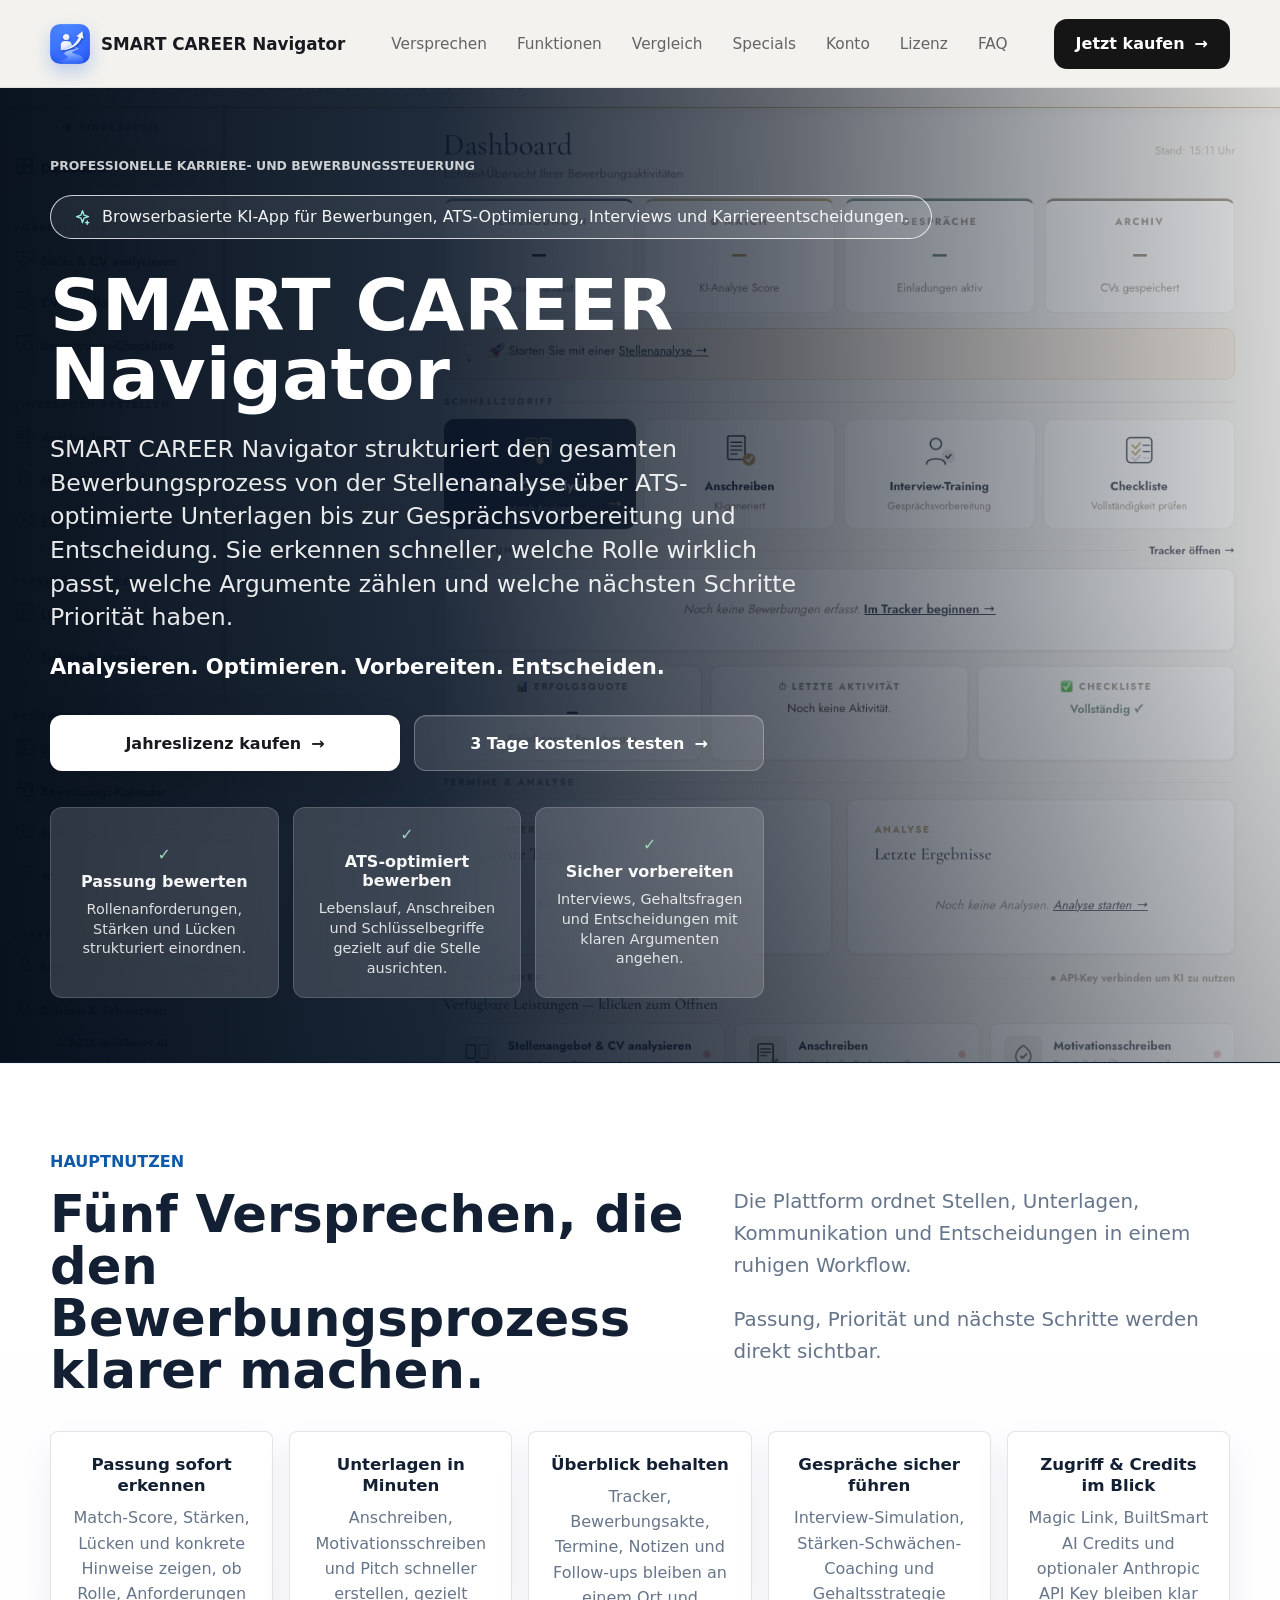
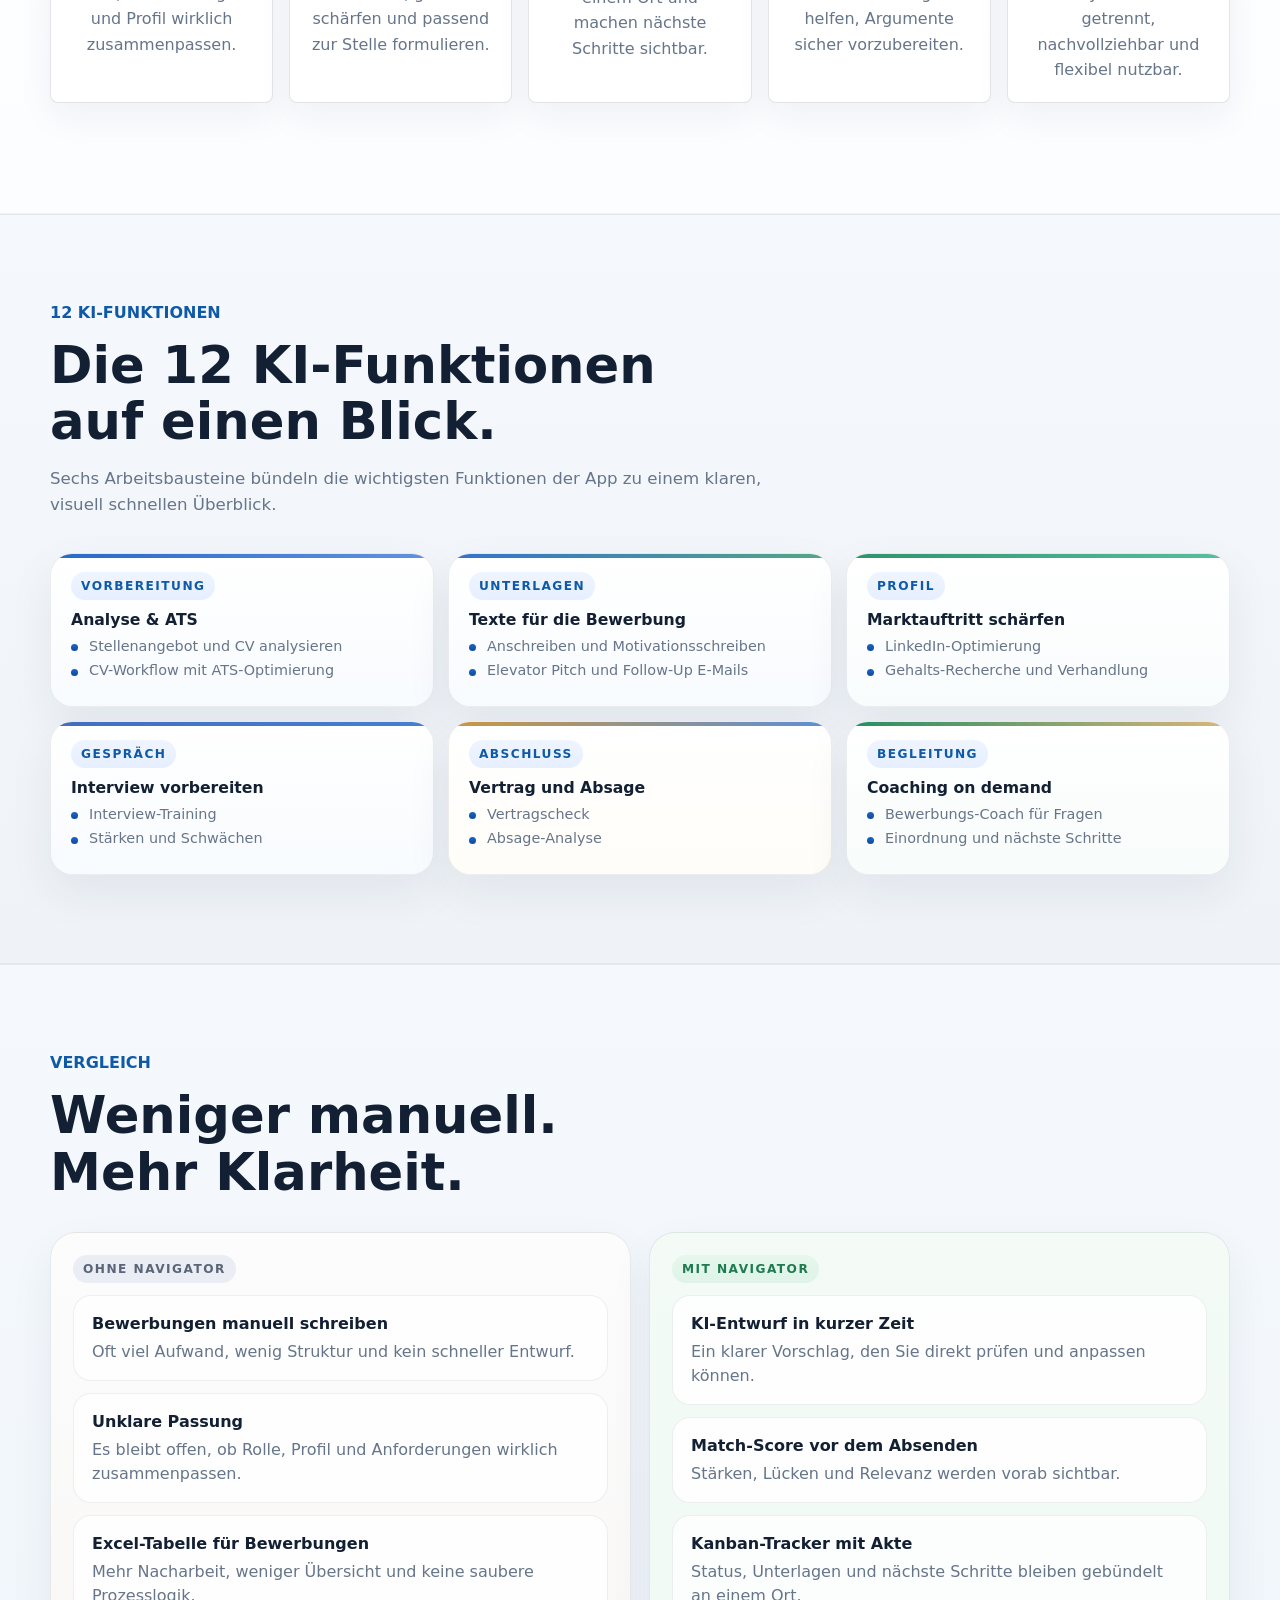
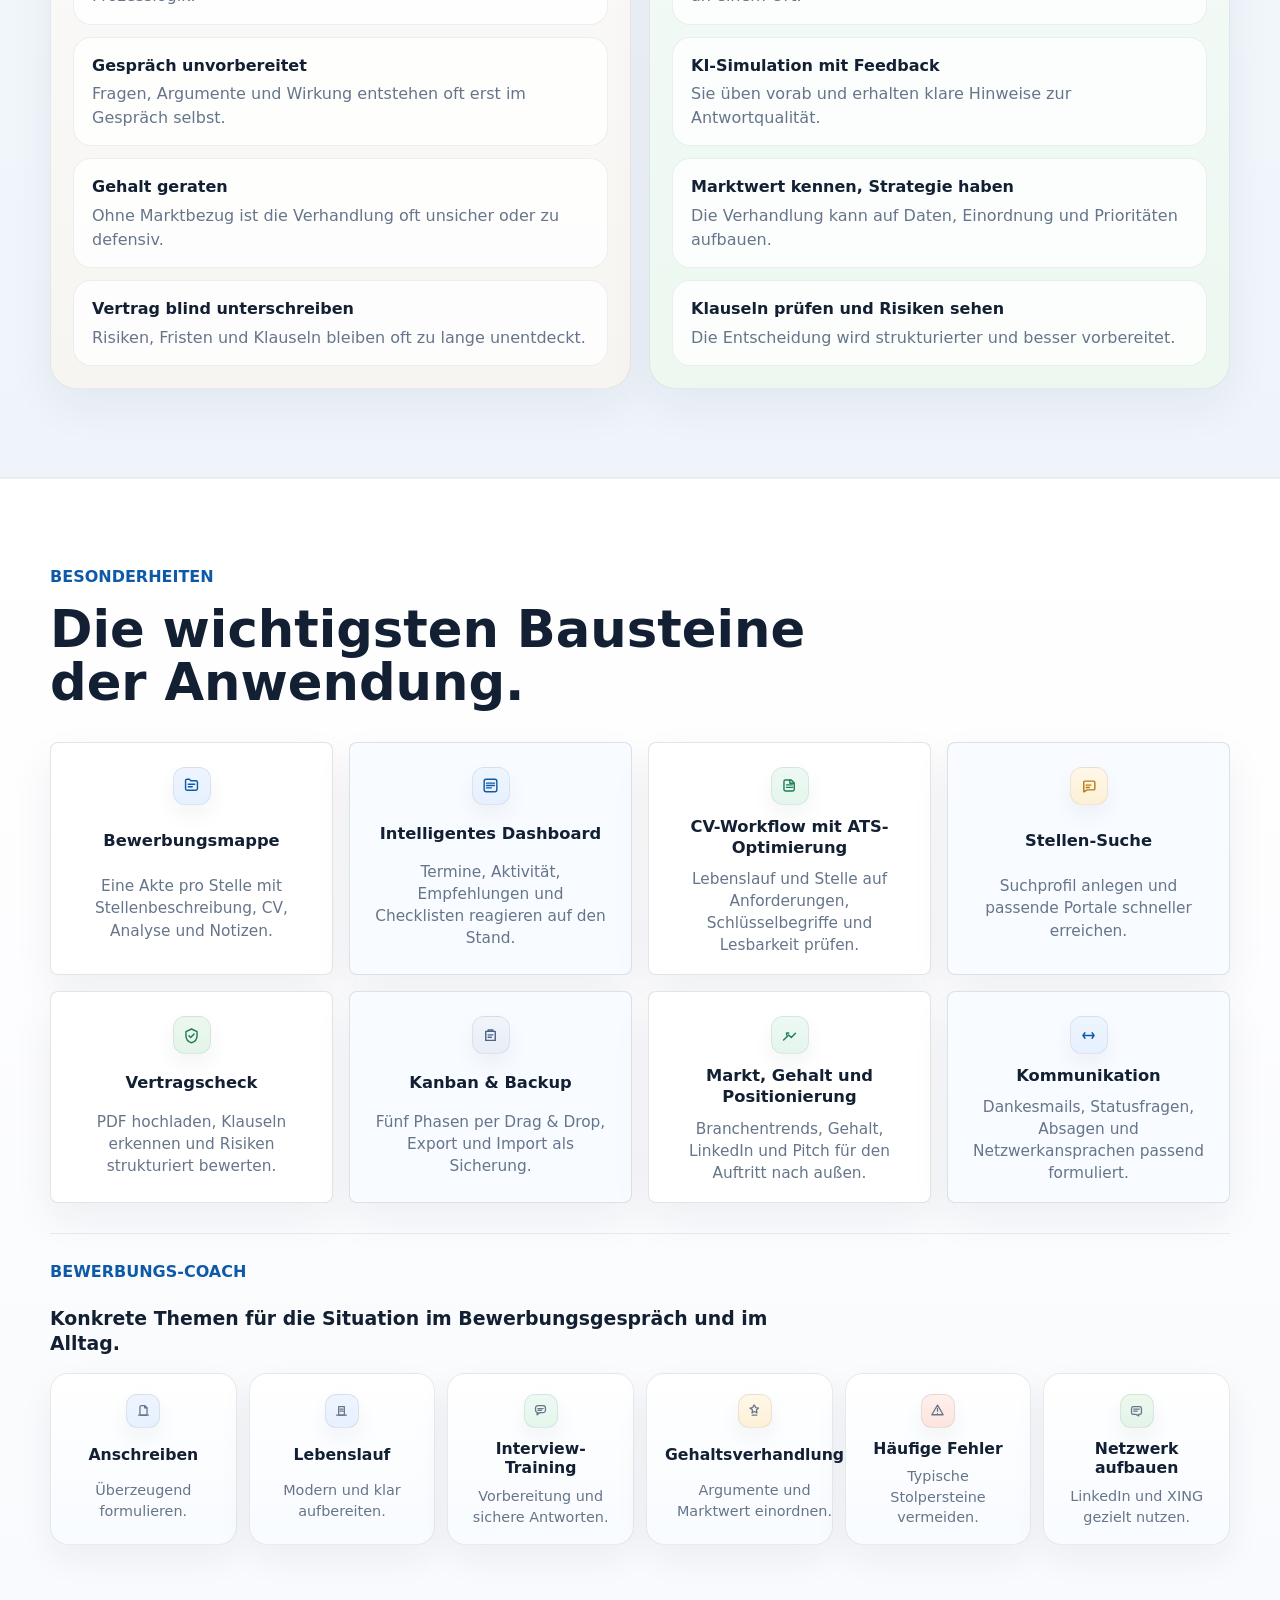
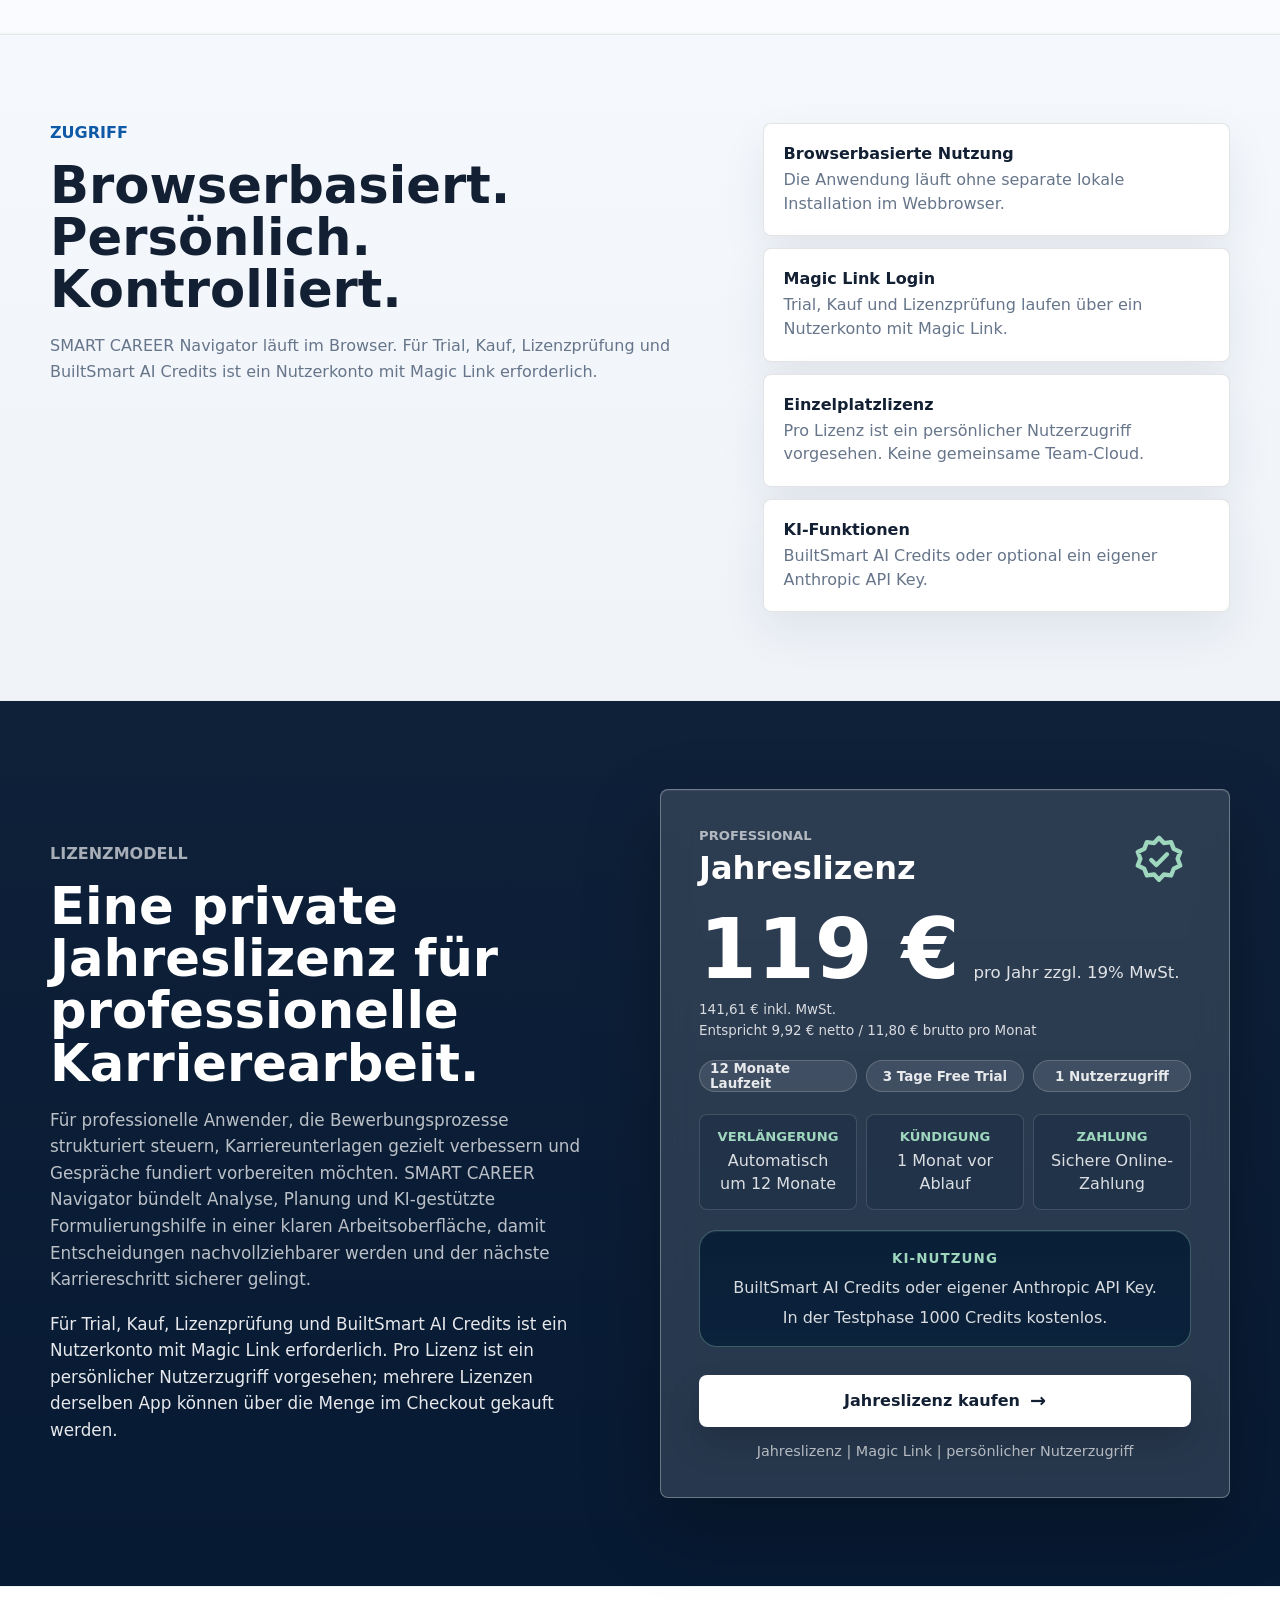
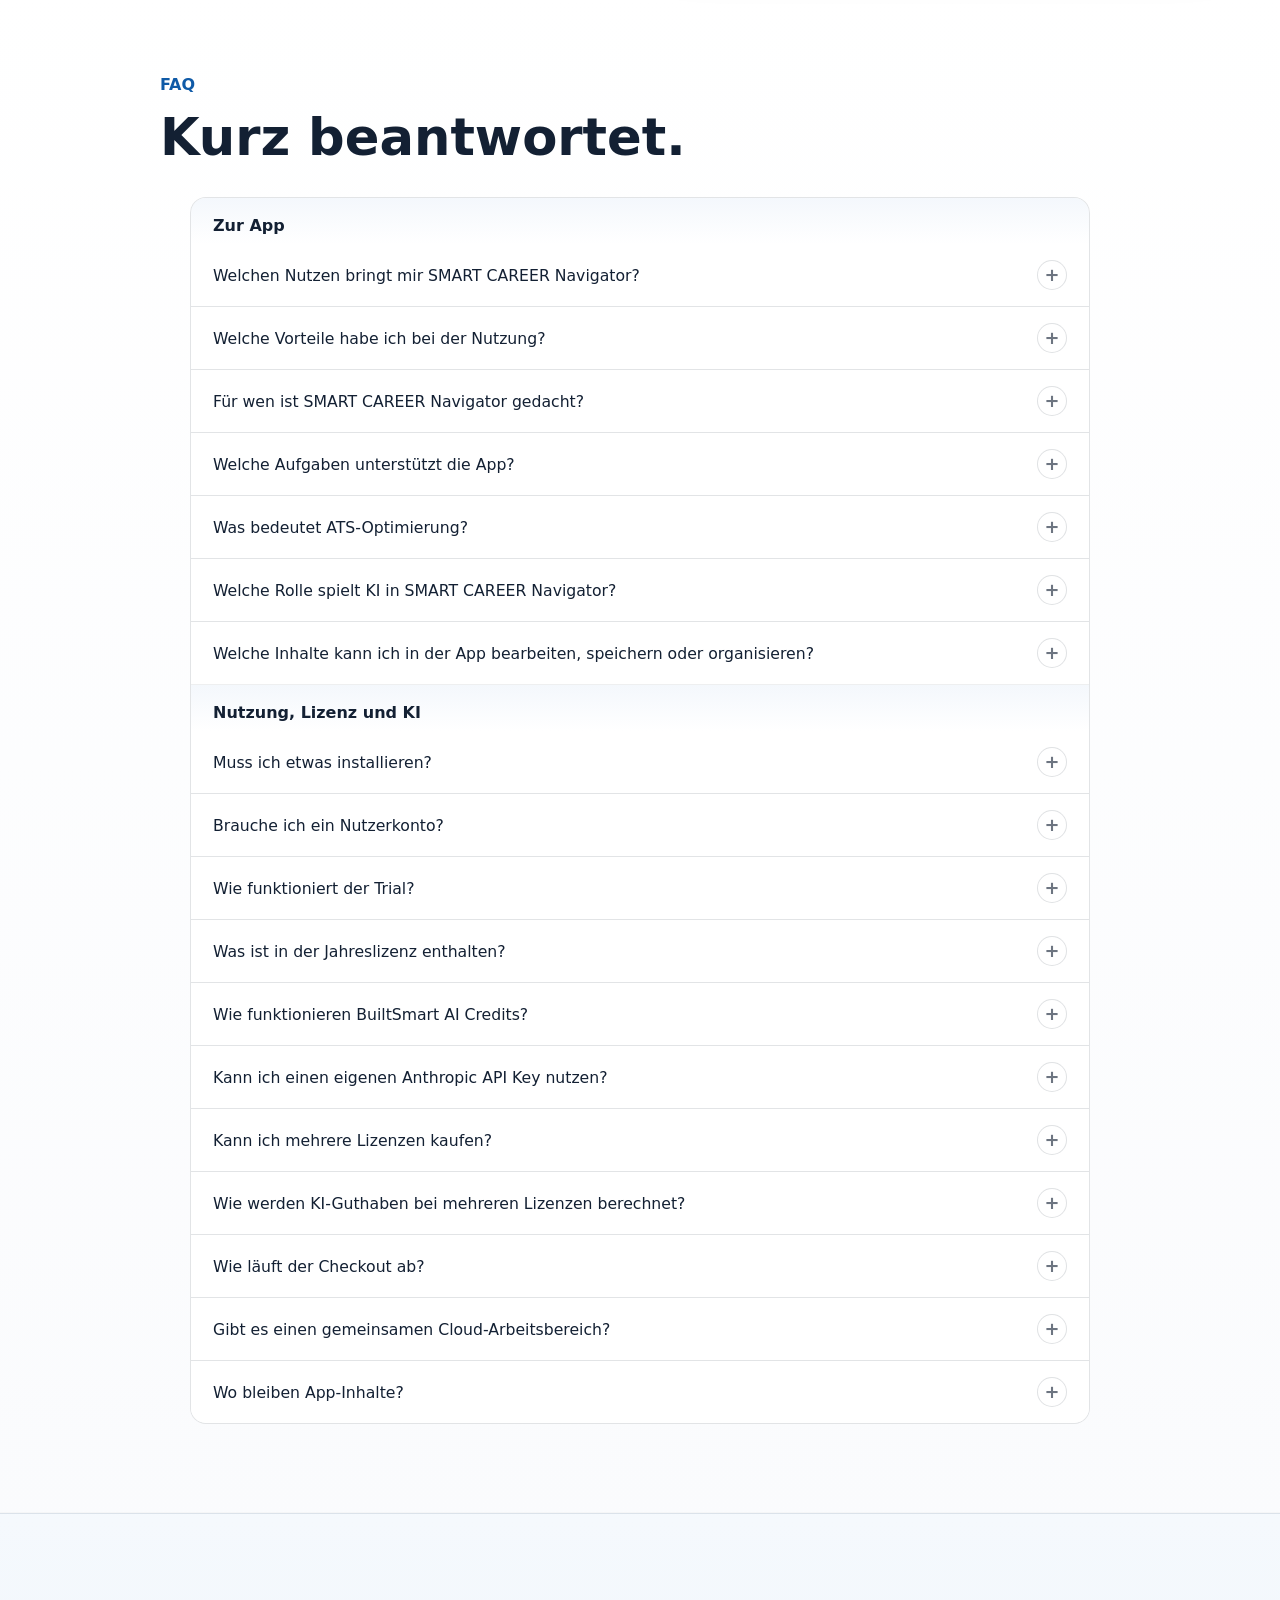
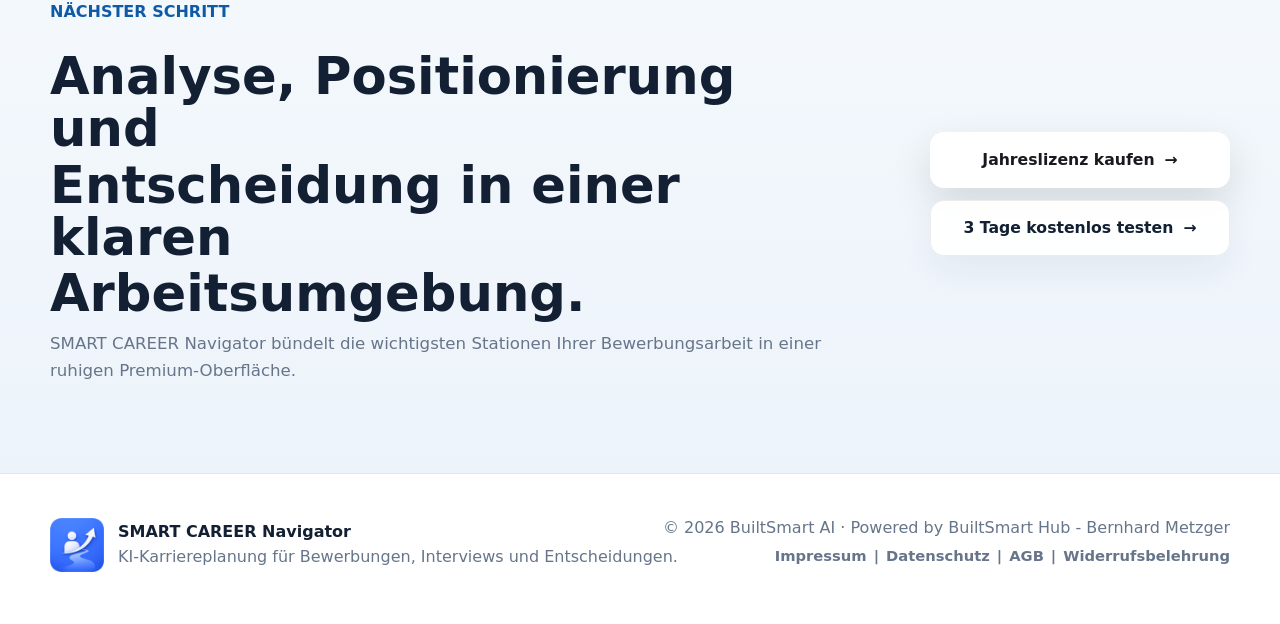
<file: career/index.html>
<!DOCTYPE html>
<html lang="de">
<head>
  <meta charset="UTF-8">
  <base href="./">
  <meta name="viewport" content="width=device-width, initial-scale=1.0">
  <title>SMART CAREER Navigator | KI-App fuer Bewerbung und Karriere</title>
  <meta name="description" content="SMART CAREER Navigator unterstuetzt Bewerbungsanalyse, ATS-Optimierung, Interviewvorbereitung, Vertragscheck und Karriereplanung in einer browserbasierten KI-App.">
  <link rel="canonical" href="https://www.builtsmart-ai.app/career/">
  <meta name="robots" content="index, follow, max-image-preview:large">
  <meta property="og:title" content="SMART CAREER Navigator | KI-App fuer Bewerbung und Karriere">
  <meta property="og:description" content="SMART CAREER Navigator unterstuetzt Bewerbungsanalyse, ATS-Optimierung, Interviewvorbereitung, Vertragscheck und Karriereplanung in einer browserbasierten KI-App.">
  <meta property="og:type" content="website">
  <meta property="og:url" content="https://www.builtsmart-ai.app/career/">
  <meta property="og:image" content="https://www.builtsmart-ai.app/career/assets/career-product-shot.png">
  <meta property="og:image:alt" content="SMART CAREER Navigator Oberflaeche fuer Bewerbung, Interview und Karriereplanung">
  <meta property="og:site_name" content="BuiltSmart AI">
  <meta name="twitter:card" content="summary_large_image">
  <meta name="twitter:title" content="SMART CAREER Navigator | KI-App fuer Bewerbung und Karriere">
  <meta name="twitter:description" content="SMART CAREER Navigator unterstuetzt Bewerbungsanalyse, ATS-Optimierung, Interviewvorbereitung, Vertragscheck und Karriereplanung in einer browserbasierten KI-App.">
  <meta name="twitter:image" content="https://www.builtsmart-ai.app/career/assets/career-product-shot.png">
  <meta name="twitter:image:alt" content="SMART CAREER Navigator Oberflaeche fuer Bewerbung, Interview und Karriereplanung">
  <link rel="manifest" href="site.webmanifest">
  <link rel="icon" href="assets/career-navigator-favicon.svg" type="image/svg+xml">
  <link rel="stylesheet" href="landing.css">
  <script type="application/ld+json">
  {
    "@context": "https://schema.org",
    "@graph": [
      {
        "@type": "Organization",
        "@id": "https://www.builtsmart-ai.app/career/#organization",
        "name": "BuiltSmart AI",
        "url": "https://www.built-smart-hub.com/",
        "logo": "https://www.builtsmart-ai.app/career/assets/smart-career-navigator-icon.png"
      },
      {
        "@type": "SoftwareApplication",
        "@id": "https://www.builtsmart-ai.app/career/#software",
        "name": "SMART CAREER Navigator",
        "applicationCategory": "BusinessApplication",
        "operatingSystem": "Windows, macOS, Browser",
        "description": "Browserbasierte KI-App für Bewerbungsanalyse, ATS-Optimierung, Interviewvorbereitung, Vertragscheck und Karriereplanung.",
        "url": "https://www.builtsmart-ai.app/career/",
        "image": "https://www.builtsmart-ai.app/career/assets/career-product-shot.png",
        "publisher": {
          "@id": "https://www.builtsmart-ai.app/career/#organization"
        },
        "isAccessibleForFree": false,
        "featureList": [
          "KI-gestützte Bewerbungsanalyse",
          "ATS-Optimierung",
          "Interviewvorbereitung",
          "Vertragscheck",
          "Karriere-Coaching",
          "Kommunikation und Follow-ups",
          "Bewerbungs-Tracker",
          "Export und Import als JSON"
        ],
        "audience": {
          "@type": "Audience",
          "audienceType": "Fach- und Führungskräfte, Berufserfahrene und Karrierewechsler"
        },
        "softwareRequirements": "Browserzugriff, Magic Link Login für Trial, Kauf und Lizenzprüfung, lokaler Speicher, optionaler Anthropic API Key für KI-Funktionen",
        "termsOfService": "https://www.built-smart-hub.com/agb",
        "offers": {
          "@type": "Offer",
          "url": "https://www.builtsmart-ai.app/career/",
          "price": "119",
          "priceCurrency": "EUR",
          "availability": "https://schema.org/InStock",
          "description": "Private Jahreslizenz mit 12 Monaten Laufzeit, automatischer Verlängerung um weitere 12 Monate, Kündigungsfrist von 1 Monat vor Ablauf und 3 Tagen Testphase, sofern aktiviert."
        }
      },
      {
        "@type": "FAQPage",
        "@id": "https://www.builtsmart-ai.app/career/#faq",
        "mainEntity": [
          {
            "@type": "Question",
            "name": "Welchen Nutzen bringt mir SMART CAREER Navigator?",
            "acceptedAnswer": {
              "@type": "Answer",
              "text": "Die App bündelt Analyse, Positionierung, Bewerbung und Entscheidung in einer klaren Arbeitsumgebung. Du siehst, was passt, was fehlt und was als Nächstes zählt."
            }
          },
          {
            "@type": "Question",
            "name": "Welche Vorteile habe ich bei der Nutzung?",
            "acceptedAnswer": {
              "@type": "Answer",
              "text": "Du arbeitest strukturierter, sparst manuelle Zwischenschritte und bekommst schneller belastbare Vorschläge für Unterlagen, Gespräche und Entscheidungen."
            }
          },
          {
            "@type": "Question",
            "name": "Für wen ist SMART CAREER Navigator gedacht?",
            "acceptedAnswer": {
              "@type": "Answer",
              "text": "Für Fach- und Führungskräfte, Berufserfahrene und Karrierewechsler, die Bewerbungen professionell und ohne unnötige Reibung steuern möchten."
            }
          },
          {
            "@type": "Question",
            "name": "Welche Aufgaben unterstützt die App?",
            "acceptedAnswer": {
              "@type": "Answer",
              "text": "Stellenanalyse, CV-Abgleich, ATS-Optimierung, Interviewvorbereitung, Kommunikation, Vertragscheck, Tracking und Follow-ups."
            }
          },
          {
            "@type": "Question",
            "name": "Was bedeutet ATS-Optimierung?",
            "acceptedAnswer": {
              "@type": "Answer",
              "text": "ATS-Optimierung bedeutet, Lebenslauf und Bewerbungsunterlagen besser auf eine konkrete Stellenanzeige auszurichten. SMART CAREER Navigator prüft Anforderungen, Schlüsselbegriffe und Lesbarkeit und gibt Hinweise, wo Unterlagen klarer, relevanter und besser scanbar werden können."
            }
          },
          {
            "@type": "Question",
            "name": "Welche Rolle spielt KI in SMART CAREER Navigator?",
            "acceptedAnswer": {
              "@type": "Answer",
              "text": "KI unterstützt Analyse, Formulierung, Coaching und Entscheidungsunterstützung. Sie läuft über BuiltSmart AI Credits oder alternativ über einen eigenen Anthropic API Key."
            }
          },
          {
            "@type": "Question",
            "name": "Welche Inhalte kann ich in der App bearbeiten, speichern oder organisieren?",
            "acceptedAnswer": {
              "@type": "Answer",
              "text": "Stellen, Lebensläufe, Analysen, Unterlagen, Notizen, Tracker-Einträge und Termine. Soweit die App Inhalte speichert, bleiben sie lokal im Browser und können per JSON exportiert und importiert werden."
            }
          },
          {
            "@type": "Question",
            "name": "Muss ich etwas installieren?",
            "acceptedAnswer": {
              "@type": "Answer",
              "text": "Nein. SMART CAREER Navigator läuft browserbasiert in modernen Browsern auf Windows, macOS und anderen Systemen. Ein Installer oder eine separate lokale Installation ist nicht erforderlich."
            }
          },
          {
            "@type": "Question",
            "name": "Brauche ich ein Nutzerkonto?",
            "acceptedAnswer": {
              "@type": "Answer",
              "text": "Ja. Für Trial, Kauf, Lizenzprüfung und BuiltSmart AI Credits ist ein Nutzerkonto erforderlich. Der Login erfolgt per Magic Link."
            }
          },
          {
            "@type": "Question",
            "name": "Wie funktioniert der Trial?",
            "acceptedAnswer": {
              "@type": "Answer",
              "text": "Du kannst SMART CAREER Navigator 3 Tage kostenlos mit vollem App-Zugriff testen. Die app-spezifischen Trial-Credits werden beim Start des Trials gutgeschrieben und betragen 1000 Credits."
            }
          },
          {
            "@type": "Question",
            "name": "Was ist in der Jahreslizenz enthalten?",
            "acceptedAnswer": {
              "@type": "Answer",
              "text": "Die Jahreslizenz enthält den App-Zugang für einen persönlichen Nutzerzugriff. Der Preis liegt bei 119 EUR netto pro App und Jahr, die Laufzeit beträgt 12 Monate und verlängert sich automatisch um weitere 12 Monate. Die Kündigung ist bis 1 Monat vor Ablauf möglich."
            }
          },
          {
            "@type": "Question",
            "name": "Wie funktionieren BuiltSmart AI Credits?",
            "acceptedAnswer": {
              "@type": "Answer",
              "text": "BuiltSmart AI Credits gehören zum jeweiligen Nutzerkonto und sind appübergreifend innerhalb dieses Nutzerkontos nutzbar. Bezahlte AI-Credits stehen dem Nutzerkonto zur Verfügung, über das sie gekauft wurden."
            }
          },
          {
            "@type": "Question",
            "name": "Kann ich einen eigenen Anthropic API Key nutzen?",
            "acceptedAnswer": {
              "@type": "Answer",
              "text": "Ja. Alternativ zu BuiltSmart AI Credits kann ein eigener Anthropic API Key genutzt werden. Die Abrechnung erfolgt dann direkt über Anthropic. Der Key bleibt lokal in der jeweiligen App und wird nicht an das BuiltSmart Lizenzsystem gesendet."
            }
          },
          {
            "@type": "Question",
            "name": "Kann ich mehrere Lizenzen kaufen?",
            "acceptedAnswer": {
              "@type": "Answer",
              "text": "Ja. Mehrere Lizenzen derselben App können im Checkout über die Menge gekauft werden. Jede Lizenz ist für einen getrennten persönlichen Nutzerzugriff vorgesehen."
            }
          },
          {
            "@type": "Question",
            "name": "Wie werden KI-Guthaben bei mehreren Lizenzen berechnet?",
            "acceptedAnswer": {
              "@type": "Answer",
              "text": "Mehrere App-Lizenzen schalten mehrere persönliche Nutzerzugriffe frei. BuiltSmart AI Credits werden separat pro Nutzerkonto geführt und nicht automatisch auf alle Nutzer verteilt."
            }
          },
          {
            "@type": "Question",
            "name": "Wie läuft der Checkout ab?",
            "acceptedAnswer": {
              "@type": "Answer",
              "text": "Der Checkout gilt jeweils für eine App. Mehrere Lizenzen derselben App können über die Menge gekauft werden. Die Lizenz wird über die sichere Online-Zahlung im Nutzerkonto zugeordnet."
            }
          },
          {
            "@type": "Question",
            "name": "Gibt es einen gemeinsamen Cloud-Arbeitsbereich?",
            "acceptedAnswer": {
              "@type": "Answer",
              "text": "Nein. Mehrere Lizenzen bedeuten mehrere getrennte persönliche Nutzerzugriffe, keinen gemeinsamen Team-/Cloud-Arbeitsbereich."
            }
          },
          {
            "@type": "Question",
            "name": "Wo bleiben App-Inhalte?",
            "acceptedAnswer": {
              "@type": "Answer",
              "text": "App-Inhalte bleiben in der jeweiligen App lokal im Browser, soweit die App so gebaut ist. Es gibt keine automatische zentrale Cloud-Datenbank und keine automatische Synchronisierung zwischen Nutzern."
            }
          }
        ]
      }
    ]
  }
  </script>
</head>
<body>
  <header class="site-header" aria-label="Seitennavigation">
    <a class="brand" href="#top" aria-label="SMART CAREER Navigator Start">
      <img src="assets/smart-career-navigator-icon.png" alt="" aria-hidden="true">
      <span>SMART CAREER Navigator</span>
    </a>
    <nav class="nav-links" aria-label="Landingpage Navigation">
      <a href="#promises">Versprechen</a>
      <a href="#functions">Funktionen</a>
      <a href="#comparison">Vergleich</a>
      <a href="#specials">Specials</a>
      <a href="#security">Konto</a>
      <a href="#pricing">Lizenz</a>
      <a href="#faq">FAQ</a>
    </nav>
    <a class="nav-cta" href="../index.html#app-warteliste">Jetzt kaufen <span aria-hidden="true">→</span></a>
  </header>

  <main id="top">
    <section class="hero" aria-labelledby="hero-title">
      <div class="hero-media">
        <img src="assets/career-hero-shot.png" alt="Vorschau der SMART CAREER Navigator Oberfläche mit Analyse-, Tracker- und Coach-Bereichen.">
      </div>
      <div class="hero-content">
        <p class="eyebrow">Professionelle Karriere- und Bewerbungssteuerung</p>
        <p class="hero-pill">
          <svg viewBox="0 0 24 24" aria-hidden="true"><path d="M12 3.5 13.9 9l5.6 1.9-5.6 1.9L12 18.5l-1.9-5.7-5.6-1.9L10.1 9 12 3.5Z"></path><path d="M18 16.5v4"></path><path d="M16 18.5h4"></path></svg>
          Browserbasierte KI-App für Bewerbungen, ATS-Optimierung, Interviews und Karriereentscheidungen.
        </p>
        <h1 id="hero-title">SMART CAREER Navigator</h1>
        <p class="hero-copy">SMART CAREER Navigator strukturiert den gesamten Bewerbungsprozess von der Stellenanalyse über ATS-optimierte Unterlagen bis zur Gesprächsvorbereitung und Entscheidung. Sie erkennen schneller, welche Rolle wirklich passt, welche Argumente zählen und welche nächsten Schritte Priorität haben.</p>
        <p class="hero-copy hero-copy-strong">Analysieren. Optimieren. Vorbereiten. Entscheiden.</p>
        <div class="hero-actions" aria-label="Hauptaktionen">
          <a class="primary-button" href="../index.html#app-warteliste">Jahreslizenz kaufen <span aria-hidden="true">→</span></a>
          <a class="secondary-button" href="../index.html#app-warteliste">3 Tage kostenlos testen <span aria-hidden="true">→</span></a>
        </div>
        <dl class="hero-metrics" aria-label="Produktvorteile">
          <div><dt>Passung bewerten</dt><dd>Rollenanforderungen, Stärken und Lücken strukturiert einordnen.</dd></div>
          <div><dt>ATS-optimiert bewerben</dt><dd>Lebenslauf, Anschreiben und Schlüsselbegriffe gezielt auf die Stelle ausrichten.</dd></div>
          <div><dt>Sicher vorbereiten</dt><dd>Interviews, Gehaltsfragen und Entscheidungen mit klaren Argumenten angehen.</dd></div>
        </dl>
      </div>
    </section>

    <section class="section intro-section" id="promises" aria-labelledby="promises-title">
      <div class="section-heading split-heading">
        <div>
          <p class="eyebrow dark">Hauptnutzen</p>
          <h2 id="promises-title">Fünf Versprechen, die den Bewerbungsprozess klarer machen.</h2>
        </div>
        <div class="section-lead">
          <p>Die Plattform ordnet Stellen, Unterlagen, Kommunikation und Entscheidungen in einem ruhigen Workflow.</p>
          <p>Passung, Priorität und nächste Schritte werden direkt sichtbar.</p>
        </div>
      </div>
      <div class="use-case-grid" aria-label="Typische Einsatzbereiche">
        <article>
          <h3>Passung sofort erkennen</h3>
          <p>Match-Score, Stärken, Lücken und konkrete Hinweise zeigen, ob Rolle, Anforderungen und Profil wirklich zusammenpassen.</p>
        </article>
        <article>
          <h3>Unterlagen in Minuten</h3>
          <p>Anschreiben, Motivationsschreiben und Pitch schneller erstellen, gezielt schärfen und passend zur Stelle formulieren.</p>
        </article>
        <article>
          <h3>Überblick behalten</h3>
          <p>Tracker, Bewerbungsakte, Termine, Notizen und Follow-ups bleiben an einem Ort und machen nächste Schritte sichtbar.</p>
        </article>
        <article>
          <h3>Gespräche sicher führen</h3>
          <p>Interview-Simulation, Stärken-Schwächen-Coaching und Gehaltsstrategie helfen, Argumente sicher vorzubereiten.</p>
        </article>
        <article>
          <h3>Zugriff &amp; Credits im Blick</h3>
          <p>Magic Link, BuiltSmart AI Credits und optionaler Anthropic API Key bleiben klar getrennt, nachvollziehbar und flexibel nutzbar.</p>
        </article>
      </div>
    </section>

    <section class="section function-section" id="functions" aria-labelledby="functions-title">
      <div class="section-heading">
        <p class="eyebrow dark">12 KI-Funktionen</p>
        <h2 id="functions-title" class="functions-title">
          <span>Die 12 KI-Funktionen</span>
          <span>auf einen Blick.</span>
        </h2>
        <p class="section-summary">Sechs Arbeitsbausteine bündeln die wichtigsten Funktionen der App zu einem klaren, visuell schnellen Überblick.</p>
      </div>
      <div class="function-puzzle" aria-label="Zwölf KI-Funktionen als Puzzle">
        <article class="puzzle-piece puzzle-piece-a">
          <span class="puzzle-chip">Vorbereitung</span>
          <h3>Analyse &amp; ATS</h3>
          <ul>
            <li>Stellenangebot und CV analysieren</li>
            <li>CV-Workflow mit ATS-Optimierung</li>
          </ul>
        </article>
        <article class="puzzle-piece puzzle-piece-b">
          <span class="puzzle-chip">Unterlagen</span>
          <h3>Texte für die Bewerbung</h3>
          <ul>
            <li>Anschreiben und Motivationsschreiben</li>
            <li>Elevator Pitch und Follow-Up E-Mails</li>
          </ul>
        </article>
        <article class="puzzle-piece puzzle-piece-c">
          <span class="puzzle-chip">Profil</span>
          <h3>Marktauftritt schärfen</h3>
          <ul>
            <li>LinkedIn-Optimierung</li>
            <li>Gehalts-Recherche und Verhandlung</li>
          </ul>
        </article>
        <article class="puzzle-piece puzzle-piece-d">
          <span class="puzzle-chip">Gespräch</span>
          <h3>Interview vorbereiten</h3>
          <ul>
            <li>Interview-Training</li>
            <li>Stärken und Schwächen</li>
          </ul>
        </article>
        <article class="puzzle-piece puzzle-piece-e">
          <span class="puzzle-chip">Abschluss</span>
          <h3>Vertrag und Absage</h3>
          <ul>
            <li>Vertragscheck</li>
            <li>Absage-Analyse</li>
          </ul>
        </article>
        <article class="puzzle-piece puzzle-piece-f">
          <span class="puzzle-chip">Begleitung</span>
          <h3>Coaching on demand</h3>
          <ul>
            <li>Bewerbungs-Coach für Fragen</li>
            <li>Einordnung und nächste Schritte</li>
          </ul>
        </article>
      </div>
    </section>

    <section class="section workflow-section" id="comparison" aria-labelledby="comparison-title">
      <div class="section-heading narrow">
        <p class="eyebrow dark">Vergleich</p>
        <h2 id="comparison-title" class="comparison-title">
          <span>Weniger manuell.</span>
          <span>Mehr Klarheit.</span>
        </h2>
      </div>
      <div class="comparison-columns" aria-label="Vergleich ohne und mit Navigator">
        <article class="comparison-column comparison-column-left">
          <span class="comparison-column-title">Ohne Navigator</span>
          <div class="comparison-line">
            <h3>Bewerbungen manuell schreiben</h3>
            <p>Oft viel Aufwand, wenig Struktur und kein schneller Entwurf.</p>
          </div>
          <div class="comparison-line">
            <h3>Unklare Passung</h3>
            <p>Es bleibt offen, ob Rolle, Profil und Anforderungen wirklich zusammenpassen.</p>
          </div>
          <div class="comparison-line">
            <h3>Excel-Tabelle für Bewerbungen</h3>
            <p>Mehr Nacharbeit, weniger Übersicht und keine saubere Prozesslogik.</p>
          </div>
          <div class="comparison-line">
            <h3>Gespräch unvorbereitet</h3>
            <p>Fragen, Argumente und Wirkung entstehen oft erst im Gespräch selbst.</p>
          </div>
          <div class="comparison-line">
            <h3>Gehalt geraten</h3>
            <p>Ohne Marktbezug ist die Verhandlung oft unsicher oder zu defensiv.</p>
          </div>
          <div class="comparison-line">
            <h3>Vertrag blind unterschreiben</h3>
            <p>Risiken, Fristen und Klauseln bleiben oft zu lange unentdeckt.</p>
          </div>
        </article>
        <article class="comparison-column comparison-column-right">
          <span class="comparison-column-title">Mit Navigator</span>
          <div class="comparison-line">
            <h3>KI-Entwurf in kurzer Zeit</h3>
            <p>Ein klarer Vorschlag, den Sie direkt prüfen und anpassen können.</p>
          </div>
          <div class="comparison-line">
            <h3>Match-Score vor dem Absenden</h3>
            <p>Stärken, Lücken und Relevanz werden vorab sichtbar.</p>
          </div>
          <div class="comparison-line">
            <h3>Kanban-Tracker mit Akte</h3>
            <p>Status, Unterlagen und nächste Schritte bleiben gebündelt an einem Ort.</p>
          </div>
          <div class="comparison-line">
            <h3>KI-Simulation mit Feedback</h3>
            <p>Sie üben vorab und erhalten klare Hinweise zur Antwortqualität.</p>
          </div>
          <div class="comparison-line">
            <h3>Marktwert kennen, Strategie haben</h3>
            <p>Die Verhandlung kann auf Daten, Einordnung und Prioritäten aufbauen.</p>
          </div>
          <div class="comparison-line">
            <h3>Klauseln prüfen und Risiken sehen</h3>
            <p>Die Entscheidung wird strukturierter und besser vorbereitet.</p>
          </div>
        </article>
      </div>
    </section>

    <section class="section feature-section" id="specials" aria-labelledby="specials-title">
      <div class="section-heading">
        <p class="eyebrow dark">Besonderheiten</p>
        <h2 id="specials-title">Die wichtigsten Bausteine der Anwendung.</h2>
      </div>
      <div class="feature-grid special-grid">
        <article>
          <span class="card-icon card-icon-blue" aria-hidden="true">
            <svg viewBox="0 0 24 24"><path d="M4.5 5.8A1.8 1.8 0 0 1 6.3 4h3l2 2h6.4A1.8 1.8 0 0 1 19.5 7.8v8.4A1.8 1.8 0 0 1 17.7 18H6.3a1.8 1.8 0 0 1-1.8-1.8V5.8Z"/><path d="M8 10.5h8M8 13.5h5"/></svg>
          </span>
          <h3>Bewerbungsmappe</h3>
          <p>Eine Akte pro Stelle mit Stellenbeschreibung, CV, Analyse und Notizen.</p>
        </article>
        <article>
          <span class="card-icon card-icon-blue" aria-hidden="true">
            <svg viewBox="0 0 24 24"><path d="M4 6.5A2.5 2.5 0 0 1 6.5 4h11A2.5 2.5 0 0 1 20 6.5v11A2.5 2.5 0 0 1 17.5 20h-11A2.5 2.5 0 0 1 4 17.5v-11Z"/><path d="M7 9h10M7 12h10M7 15h6"/></svg>
          </span>
          <h3>Intelligentes Dashboard</h3>
          <p>Termine, Aktivität, Empfehlungen und Checklisten reagieren auf den Stand.</p>
        </article>
        <article>
          <span class="card-icon card-icon-teal" aria-hidden="true">
            <svg viewBox="0 0 24 24"><path d="M5 6.8A1.8 1.8 0 0 1 6.8 5h7.4L18 8.8V17.2A1.8 1.8 0 0 1 16.2 19H6.8A1.8 1.8 0 0 1 5 17.2V6.8Z"/><path d="M12.5 5v4.2H16.8"/><path d="M8.2 11.2h7.6M8.2 14.4h7.6"/></svg>
          </span>
          <h3>CV-Workflow mit ATS-Optimierung</h3>
          <p>Lebenslauf und Stelle auf Anforderungen, Schlüsselbegriffe und Lesbarkeit prüfen.</p>
        </article>
        <article>
          <span class="card-icon card-icon-amber" aria-hidden="true">
            <svg viewBox="0 0 24 24"><path d="M10.5 6.5h8a1.5 1.5 0 0 1 1.5 1.5v8a1.5 1.5 0 0 1-1.5 1.5h-8L6 20V8a1.5 1.5 0 0 1 1.5-1.5h3Z"/><path d="M9 11.5h6M9 14.5h4"/></svg>
          </span>
          <h3>Stellen-Suche</h3>
          <p>Suchprofil anlegen und passende Portale schneller erreichen.</p>
        </article>
        <article>
          <span class="card-icon card-icon-green" aria-hidden="true">
            <svg viewBox="0 0 24 24"><path d="M12 3.8 19 7v5.2c0 4.6-3 7.7-7 9-4-1.3-7-4.4-7-9V7l7-3.2Z"/><path d="M8.8 12.2 11 14.4l4.2-4.3"/></svg>
          </span>
          <h3>Vertragscheck</h3>
          <p>PDF hochladen, Klauseln erkennen und Risiken strukturiert bewerten.</p>
        </article>
        <article>
          <span class="card-icon card-icon-slate" aria-hidden="true">
            <svg viewBox="0 0 24 24"><path d="M6 6.8h12v11.4H6z"/><path d="M9 6.8V5h6v1.8M9 11.2h6M9 14.2h4"/></svg>
          </span>
          <h3>Kanban &amp; Backup</h3>
          <p>Fünf Phasen per Drag &amp; Drop, Export und Import als Sicherung.</p>
        </article>
        <article>
          <span class="card-icon card-icon-teal" aria-hidden="true">
            <svg viewBox="0 0 24 24"><path d="M4.5 17.8 11 11.3l3.3 3.2L19.5 9.3"/><path d="M8.4 11.4V8.8H11"/></svg>
          </span>
          <h3>Markt, Gehalt und Positionierung</h3>
          <p>Branchentrends, Gehalt, LinkedIn und Pitch für den Auftritt nach außen.</p>
        </article>
        <article>
          <span class="card-icon card-icon-blue" aria-hidden="true">
            <svg viewBox="0 0 24 24"><path d="M5 12h14M7.5 8.5 5 12l2.5 3.5M16.5 8.5 19 12l-2.5 3.5"/></svg>
          </span>
          <h3>Kommunikation</h3>
          <p>Dankesmails, Statusfragen, Absagen und Netzwerkansprachen passend formuliert.</p>
        </article>
      </div>
      <div class="coach-topics" aria-label="Coach-Themen">
        <div class="coach-topics-head">
          <p class="eyebrow dark">Bewerbungs-Coach</p>
          <h3>Konkrete Themen für die Situation im Bewerbungsgespräch und im Alltag.</h3>
        </div>
        <div class="coach-topic-grid">
          <article>
            <span class="card-icon card-icon-blue" aria-hidden="true">
              <svg viewBox="0 0 24 24"><path d="M5 18.5h14"/><path d="M7 16.5V7.2A2.2 2.2 0 0 1 9.2 5h4.4L17 8.4v8.1A2.2 2.2 0 0 1 14.8 18.7H9.2A2.2 2.2 0 0 1 7 16.5Z"/><path d="M13.6 5v3.4H17"/></svg>
            </span>
            <strong>Anschreiben</strong><span>Überzeugend formulieren.</span>
          </article>
          <article>
            <span class="card-icon card-icon-blue" aria-hidden="true">
              <svg viewBox="0 0 24 24"><path d="M5 18.5h14"/><path d="M8 6.5h8v12H8z"/><path d="M9.8 10h4.4M9.8 13h4.4"/></svg>
            </span>
            <strong>Lebenslauf</strong><span>Modern und klar aufbereiten.</span>
          </article>
          <article>
            <span class="card-icon card-icon-teal" aria-hidden="true">
              <svg viewBox="0 0 24 24"><path d="M5 8.5A3.5 3.5 0 0 1 8.5 5h7A3.5 3.5 0 0 1 19 8.5v3a3.5 3.5 0 0 1-3.5 3.5H11l-3.8 3v-3H8.5A3.5 3.5 0 0 1 5 11.5v-3Z"/><path d="M8.3 9.2h7.4M8.3 11.8h5.1"/></svg>
            </span>
            <strong>Interview-Training</strong><span>Vorbereitung und sichere Antworten.</span>
          </article>
          <article>
            <span class="card-icon card-icon-amber" aria-hidden="true">
              <svg viewBox="0 0 24 24"><path d="M12 4.5 13.7 8l3.9.6-2.8 2.8.7 4-3.5-1.9-3.5 1.9.7-4L5.4 8.6 9.3 8 11 4.5Z"/><path d="M8.6 18.4h6.8"/></svg>
            </span>
            <strong>Gehaltsverhandlung</strong><span>Argumente und Marktwert einordnen.</span>
          </article>
          <article>
            <span class="card-icon card-icon-coral" aria-hidden="true">
              <svg viewBox="0 0 24 24"><path d="M12 4.5 20 18H4L12 4.5Z"/><path d="M12 9v4.2"/><path d="M12 16.6h.01"/></svg>
            </span>
            <strong>Häufige Fehler</strong><span>Typische Stolpersteine vermeiden.</span>
          </article>
          <article>
            <span class="card-icon card-icon-green" aria-hidden="true">
              <svg viewBox="0 0 24 24"><path d="M7.5 6.5A2.5 2.5 0 0 0 5 9v6a2.5 2.5 0 0 0 2.5 2.5h3.8l3.8 2.2v-2.2h1.4A2.5 2.5 0 0 0 19 15V9a2.5 2.5 0 0 0-2.5-2.5h-9Z"/><path d="M8 10h8M8 13h5"/></svg>
            </span>
            <strong>Netzwerk aufbauen</strong><span>LinkedIn und XING gezielt nutzen.</span>
          </article>
        </div>
      </div>
    </section>

    <section class="section security-section" id="security" aria-labelledby="security-title">
      <div class="security-copy">
        <p class="eyebrow dark">Zugriff</p>
        <h2 id="security-title"><span>Browserbasiert.</span><span>Persönlich.</span><span>Kontrolliert.</span></h2>
        <p>SMART CAREER Navigator läuft im Browser. Für Trial, Kauf, Lizenzprüfung und BuiltSmart AI Credits ist ein Nutzerkonto mit Magic Link erforderlich.</p>
      </div>
      <div class="security-list" aria-label="Sicherheitsmerkmale">
        <div><strong>Browserbasierte Nutzung</strong><span>Die Anwendung läuft ohne separate lokale Installation im Webbrowser.</span></div>
        <div><strong>Magic Link Login</strong><span>Trial, Kauf und Lizenzprüfung laufen über ein Nutzerkonto mit Magic Link.</span></div>
        <div><strong>Einzelplatzlizenz</strong><span>Pro Lizenz ist ein persönlicher Nutzerzugriff vorgesehen. Keine gemeinsame Team-Cloud.</span></div>
        <div><strong>KI-Funktionen</strong><span>BuiltSmart AI Credits oder optional ein eigener Anthropic API Key.</span></div>
      </div>
    </section>

    <section class="section pricing-section" id="pricing" aria-labelledby="pricing-title">
      <div class="pricing-copy">
        <p class="eyebrow dark">Lizenzmodell</p>
        <h2 id="pricing-title">Eine private Jahreslizenz für professionelle Karrierearbeit.</h2>
        <p>Für professionelle Anwender, die Bewerbungsprozesse strukturiert steuern, Karriereunterlagen gezielt verbessern und Gespräche fundiert vorbereiten möchten. SMART CAREER Navigator bündelt Analyse, Planung und KI-gestützte Formulierungshilfe in einer klaren Arbeitsoberfläche, damit Entscheidungen nachvollziehbarer werden und der nächste Karriereschritt sicherer gelingt.</p>
        <p>Für Trial, Kauf, Lizenzprüfung und BuiltSmart AI Credits ist ein Nutzerkonto mit Magic Link erforderlich. Pro Lizenz ist ein persönlicher Nutzerzugriff vorgesehen; mehrere Lizenzen derselben App können über die Menge im Checkout gekauft werden.</p>
      </div>
      <article class="price-card" aria-label="Professional Jahreslizenz">
        <div class="price-card-top">
          <div>
            <span class="panel-label">Professional</span>
            <h3>Jahreslizenz</h3>
          </div>
          <span class="price-seal" aria-hidden="true">
            <svg viewBox="0 0 24 24"><path d="M12 2.8 14 5l3-.4 1.1 2.8 2.7 1.3-1.1 2.8 1.1 2.8-2.7 1.3-1.1 2.8-3-.4-2 2.2-2-2.2-3 .4-1.1-2.8-2.7-1.3 1.1-2.8-1.1-2.8 2.7-1.3L7 4.6l3 .4 2-2.2Z"></path><path d="m8.8 12 2.1 2.1 4.4-4.5"></path></svg>
          </span>
        </div>
        <div class="price-line">
          <strong>119 €</strong>
          <span>pro Jahr zzgl. 19% MwSt.</span>
        </div>
        <div class="tax-note">
          <span>141,61 € inkl. MwSt.</span>
          <span>Entspricht 9,92 € netto / 11,80 € brutto pro Monat</span>
        </div>
        <div class="price-chips" aria-label="Lizenz-Kurzinfos">
          <span>12 Monate Laufzeit</span>
          <span>3 Tage Free Trial</span>
          <span>1 Nutzerzugriff</span>
        </div>
        <dl class="price-details">
          <div><dt>Verlängerung</dt><dd>Automatisch um 12 Monate</dd></div>
          <div><dt>Kündigung</dt><dd>1 Monat vor Ablauf</dd></div>
          <div><dt>Zahlung</dt><dd>Sichere Online-Zahlung</dd></div>
        </dl>
        <p class="price-key-note">
          <span class="panel-label">KI-NUTZUNG</span>
          <span>BuiltSmart AI Credits oder eigener Anthropic API Key.</span>
          <span>In der Testphase 1000 Credits kostenlos.</span>
        </p>
        <a class="price-button" href="../index.html#app-warteliste">Jahreslizenz kaufen</a>
        <p class="price-footnote">Jahreslizenz | Magic Link | persönlicher Nutzerzugriff</p>
      </article>
    </section>

    <section class="section faq-section" id="faq" aria-labelledby="faq-title">
      <div class="section-heading narrow">
        <p class="eyebrow dark">FAQ</p>
        <h2 id="faq-title">Kurz beantwortet.</h2>
      </div>
      <div class="faq-list">
        <div class="faq-group">
          <h3>Zur App</h3>
        <details>
          <summary>Welchen Nutzen bringt mir SMART CAREER Navigator?</summary>
          <p>Die App bündelt Analyse, Positionierung, Bewerbung und Entscheidung in einer klaren Arbeitsumgebung. Du siehst, was passt, was fehlt und was als Nächstes zählt.</p>
        </details>
        <details>
          <summary>Welche Vorteile habe ich bei der Nutzung?</summary>
          <p>Du arbeitest strukturierter, sparst manuelle Zwischenschritte und bekommst schneller belastbare Vorschläge für Unterlagen, Gespräche und Entscheidungen.</p>
        </details>
        <details>
          <summary>Für wen ist SMART CAREER Navigator gedacht?</summary>
          <p>Für Fach- und Führungskräfte, Berufserfahrene und Karrierewechsler, die Bewerbungen professionell und ohne unnötige Reibung steuern möchten.</p>
        </details>
        <details>
          <summary>Welche Aufgaben unterstützt die App?</summary>
          <p>Stellenanalyse, CV-Abgleich, ATS-Optimierung, Interviewvorbereitung, Kommunikation, Vertragscheck, Tracking und Follow-ups.</p>
        </details>
        <details>
          <summary>Was bedeutet ATS-Optimierung?</summary>
          <p>ATS-Optimierung bedeutet, Lebenslauf und Bewerbungsunterlagen besser auf eine konkrete Stellenanzeige auszurichten. SMART CAREER Navigator prüft Anforderungen, Schlüsselbegriffe und Lesbarkeit und zeigt, wo Unterlagen klarer, relevanter und besser scanbar werden können.</p>
        </details>
        <details>
          <summary>Welche Rolle spielt KI in SMART CAREER Navigator?</summary>
          <p>KI unterstützt Analyse, Formulierung, Coaching und Entscheidungsunterstützung. Sie läuft über BuiltSmart AI Credits oder alternativ über einen eigenen Anthropic API Key.</p>
        </details>
        <details>
          <summary>Welche Inhalte kann ich in der App bearbeiten, speichern oder organisieren?</summary>
          <p>Stellen, Lebensläufe, Analysen, Unterlagen, Notizen, Tracker-Einträge und Termine. Soweit die App Inhalte speichert, bleiben sie lokal im Browser und können per JSON exportiert und importiert werden.</p>
        </details>
        </div>
        <div class="faq-group">
          <h3>Nutzung, Lizenz und KI</h3>
        <details>
          <summary>Muss ich etwas installieren?</summary>
          <p>Nein. SMART CAREER Navigator läuft browserbasiert in modernen Browsern auf Windows, macOS und anderen Systemen. Ein Installer oder eine separate lokale Installation ist nicht erforderlich.</p>
        </details>
        <details>
          <summary>Brauche ich ein Nutzerkonto?</summary>
          <p>Ja. Für Trial, Kauf, Lizenzprüfung und BuiltSmart AI Credits ist ein Nutzerkonto erforderlich. Der Login erfolgt per Magic Link.</p>
        </details>
        <details>
          <summary>Wie funktioniert der Trial?</summary>
          <p>Du kannst SMART CAREER Navigator 3 Tage kostenlos mit vollem App-Zugriff testen. Die app-spezifischen Trial-Credits werden beim Start des Trials gutgeschrieben und betragen 1000 Credits.</p>
        </details>
        <details>
          <summary>Was ist in der Jahreslizenz enthalten?</summary>
          <p>Die Jahreslizenz enthält den App-Zugang für einen persönlichen Nutzerzugriff. Der Preis liegt bei 119 EUR netto pro App und Jahr, die Laufzeit beträgt 12 Monate und verlängert sich automatisch um weitere 12 Monate. Die Kündigung ist bis 1 Monat vor Ablauf möglich.</p>
        </details>
        <details>
          <summary>Wie funktionieren BuiltSmart AI Credits?</summary>
          <p>BuiltSmart AI Credits gehören zum jeweiligen Nutzerkonto und sind appübergreifend innerhalb dieses Nutzerkontos nutzbar. Bezahlte AI-Credits stehen dem Nutzerkonto zur Verfügung, über das sie gekauft wurden.</p>
        </details>
        <details>
          <summary>Kann ich einen eigenen Anthropic API Key nutzen?</summary>
          <p>Ja. Alternativ zu BuiltSmart AI Credits kann ein eigener Anthropic API Key genutzt werden. Die Abrechnung erfolgt dann direkt über Anthropic. Der Key bleibt lokal in der jeweiligen App und wird nicht an das BuiltSmart Lizenzsystem gesendet.</p>
        </details>
        <details>
          <summary>Kann ich mehrere Lizenzen kaufen?</summary>
          <p>Ja. Mehrere Lizenzen derselben App können im Checkout über die Menge gekauft werden. Jede Lizenz ist für einen getrennten persönlichen Nutzerzugriff vorgesehen.</p>
        </details>
        <details>
          <summary>Wie werden KI-Guthaben bei mehreren Lizenzen berechnet?</summary>
          <p>Mehrere App-Lizenzen schalten mehrere persönliche Nutzerzugriffe frei. BuiltSmart AI Credits werden separat pro Nutzerkonto geführt und nicht automatisch auf alle Nutzer verteilt.</p>
        </details>
        <details>
          <summary>Wie läuft der Checkout ab?</summary>
          <p>Der Checkout gilt jeweils für eine App. Mehrere Lizenzen derselben App können über die Menge gekauft werden. Die Lizenz wird über die sichere Online-Zahlung im Nutzerkonto zugeordnet.</p>
        </details>
        <details>
          <summary>Gibt es einen gemeinsamen Cloud-Arbeitsbereich?</summary>
          <p>Nein. Mehrere Lizenzen bedeuten mehrere getrennte persönliche Nutzerzugriffe, keinen gemeinsamen Team-/Cloud-Arbeitsbereich.</p>
        </details>
        <details>
          <summary>Wo bleiben App-Inhalte?</summary>
          <p>App-Inhalte bleiben in der jeweiligen App lokal im Browser, soweit die App so gebaut ist. Es gibt keine automatische zentrale Cloud-Datenbank und keine automatische Synchronisierung zwischen Nutzern.</p>
        </details>
        </div>
      </div>
    </section>

    <section class="section closing-cta" aria-labelledby="closing-cta-title">
      <div class="closing-cta-copy">
        <p class="eyebrow dark">Nächster Schritt</p>
        <h2 id="closing-cta-title" class="closing-cta-title">
          <span>Analyse, Positionierung und</span>
          <span>Entscheidung in einer klaren</span>
          <span>Arbeitsumgebung.</span>
        </h2>
        <p>SMART CAREER Navigator bündelt die wichtigsten Stationen Ihrer Bewerbungsarbeit in einer ruhigen Premium-Oberfläche.</p>
      </div>
      <div class="closing-cta-actions" aria-label="Abschlussaktionen">
        <a class="primary-button" href="../index.html#app-warteliste">Jahreslizenz kaufen <span aria-hidden="true">→</span></a>
        <a class="secondary-button" href="../index.html#app-warteliste">3 Tage kostenlos testen <span aria-hidden="true">→</span></a>
      </div>
    </section>
  </main>

  <footer class="site-footer">
    <div class="footer-brand">
      <img src="assets/smart-career-navigator-icon.png" alt="" aria-hidden="true">
      <div>
        <strong>SMART CAREER Navigator</strong>
        <span>KI-Karriereplanung für Bewerbungen, Interviews und Entscheidungen.</span>
      </div>
    </div>
    <div class="footer-meta">
      <p>© 2026 BuiltSmart AI · Powered by BuiltSmart Hub - Bernhard Metzger</p>
      <nav class="footer-links" aria-label="Rechtliche Links">
        <a href="https://www.built-smart-hub.com/impressum">Impressum</a>
        <span aria-hidden="true">|</span>
        <a href="https://www.built-smart-hub.com/datenschutz">Datenschutz</a>
        <span aria-hidden="true">|</span>
        <a href="https://www.built-smart-hub.com/agb">AGB</a>
        <span aria-hidden="true">|</span>
        <a href="https://www.built-smart-hub.com/widerrufsbelehrung">Widerrufsbelehrung</a>
      </nav>
    </div>
  </footer>

  <div class="preorder-modal" data-preorder-modal aria-hidden="true">
    <div class="preorder-backdrop" data-preorder-close></div>
    <section class="preorder-panel" role="dialog" aria-modal="true" aria-labelledby="preorder-title" aria-describedby="preorder-copy" tabindex="-1">
      <button class="preorder-close" type="button" aria-label="Hinweis schließen" data-preorder-close>×</button>
      <p class="eyebrow dark">Vorbestellung</p>
      <h2 id="preorder-title">SMART CAREER Navigator ist in Vorbereitung.</h2>
      <div id="preorder-copy" class="preorder-copy">
        <p>Der Kaufbereich wird derzeit vorbereitet. Bei Interesse kannst du eine Lizenz vormerken lassen.</p>
        <p>Sobald Testphase, Zahlung und Lizenzfreischaltung aktiv sind, führt der Kaufbutton direkt zur sicheren Online-Bestellung.</p>
      </div>
      <div class="preorder-actions">
        <a class="preorder-primary" href="mailto:info@built-smart-hub.com?subject=Vorbestellung%20SMART%20CAREER%20Navigator">Lizenz vormerken <span aria-hidden="true">→</span></a>
        <button class="preorder-secondary" type="button" data-preorder-close>Schließen</button>
      </div>
    </section>
  </div>

  <script>
    (() => {
      const modal = document.querySelector("[data-preorder-modal]");
      const panel = modal?.querySelector(".preorder-panel");
      const triggers = document.querySelectorAll("[data-preorder-trigger]");
      const closers = modal?.querySelectorAll("[data-preorder-close]") || [];
      let lastFocus = null;

      const openModal = (event) => {
        event.preventDefault();
        lastFocus = document.activeElement;
        modal.setAttribute("aria-hidden", "false");
        document.body.classList.add("modal-open");
        panel?.focus();
      };

      const closeModal = () => {
        modal.setAttribute("aria-hidden", "true");
        document.body.classList.remove("modal-open");
        lastFocus?.focus?.();
      };

      triggers.forEach((trigger) => trigger.addEventListener("click", openModal));
      closers.forEach((closer) => closer.addEventListener("click", closeModal));
      document.addEventListener("keydown", (event) => {
        if (event.key === "Escape" && modal.getAttribute("aria-hidden") === "false") {
          closeModal();
        }
      });
    })();
  </script>
</body>
</html>
</file>
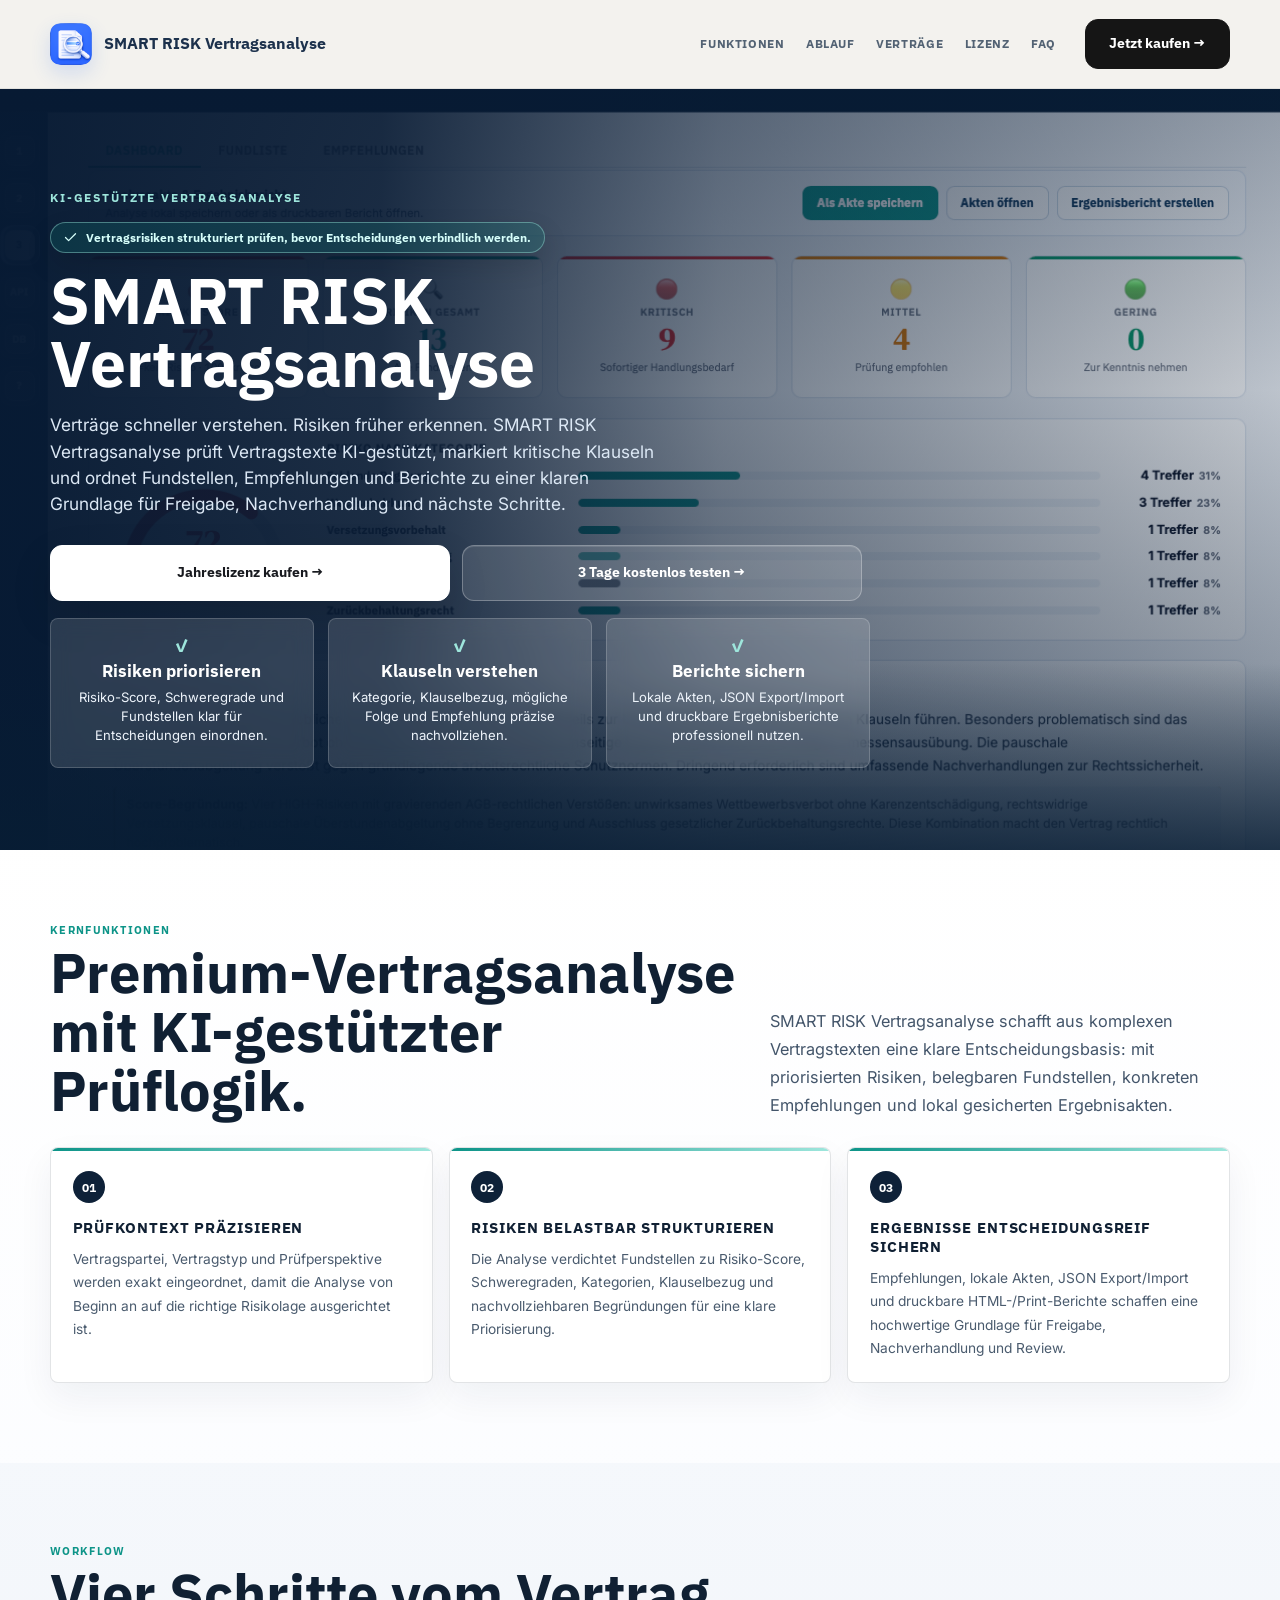
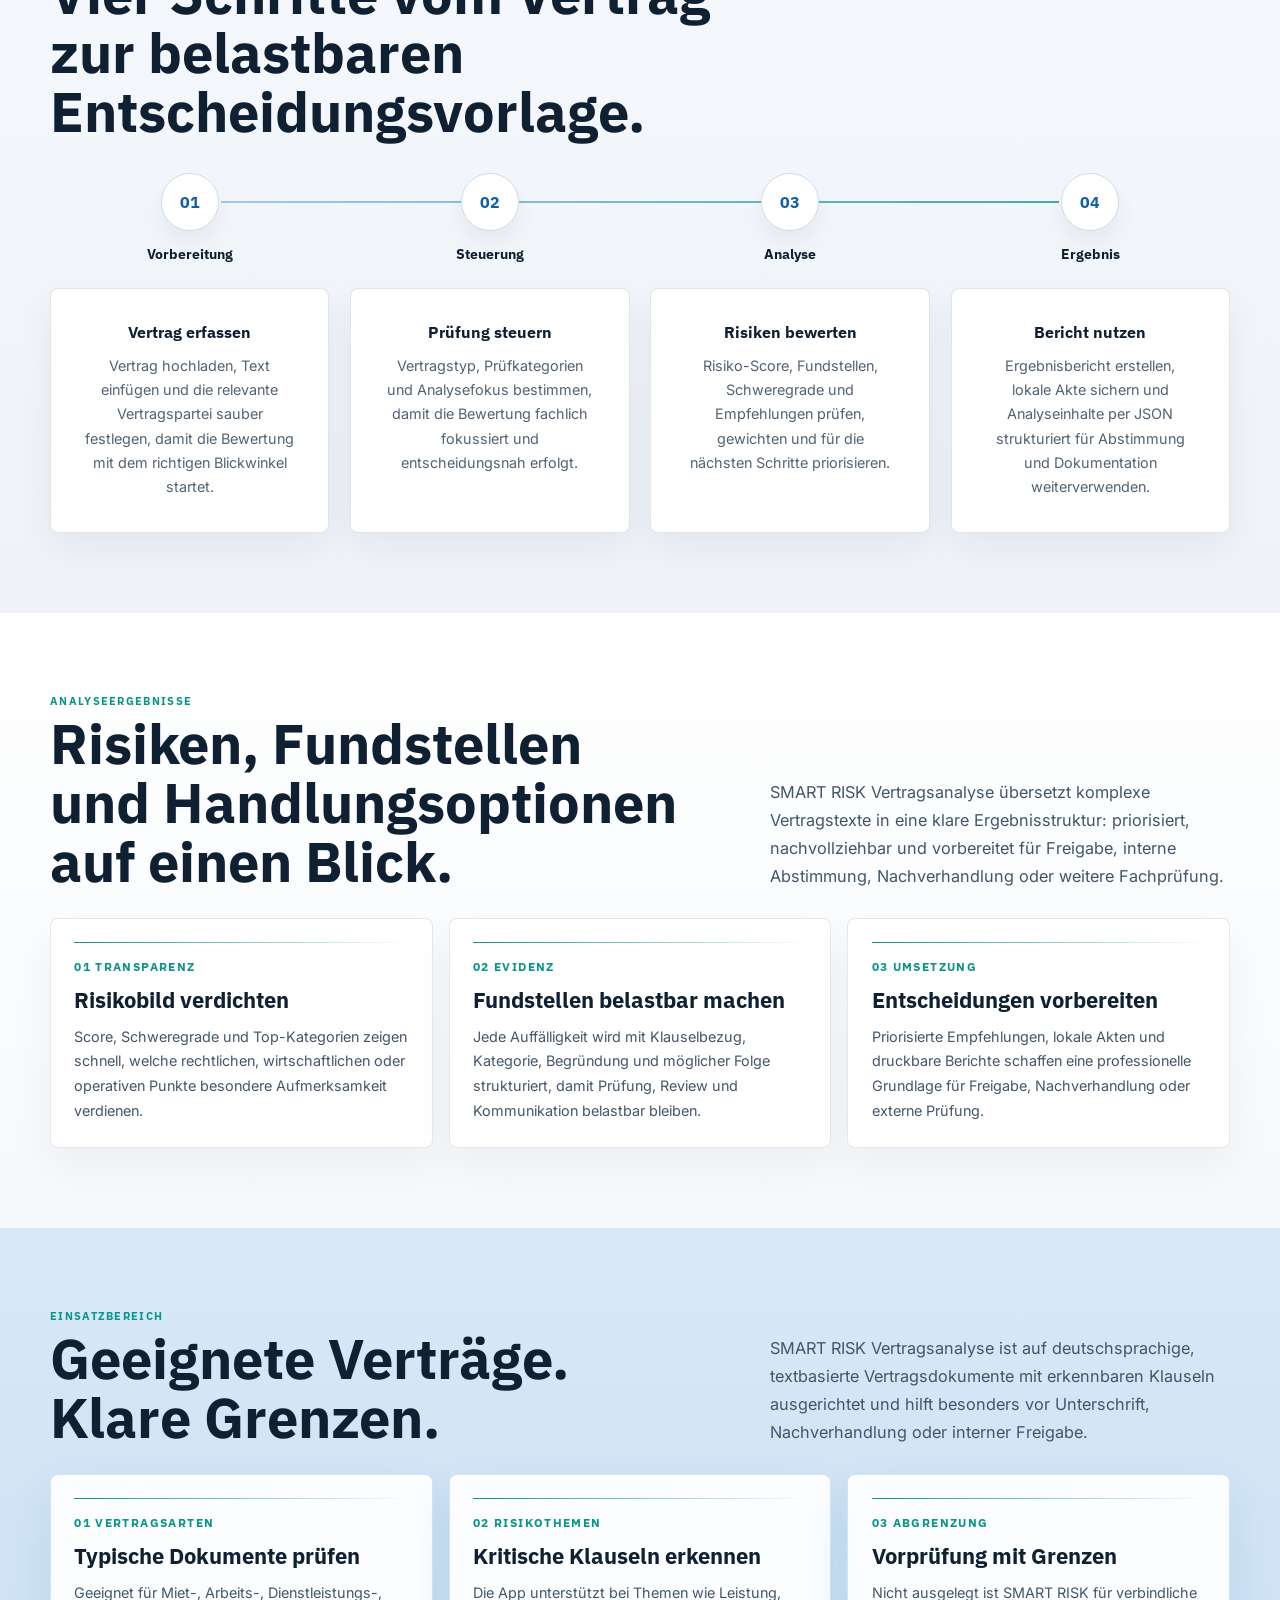
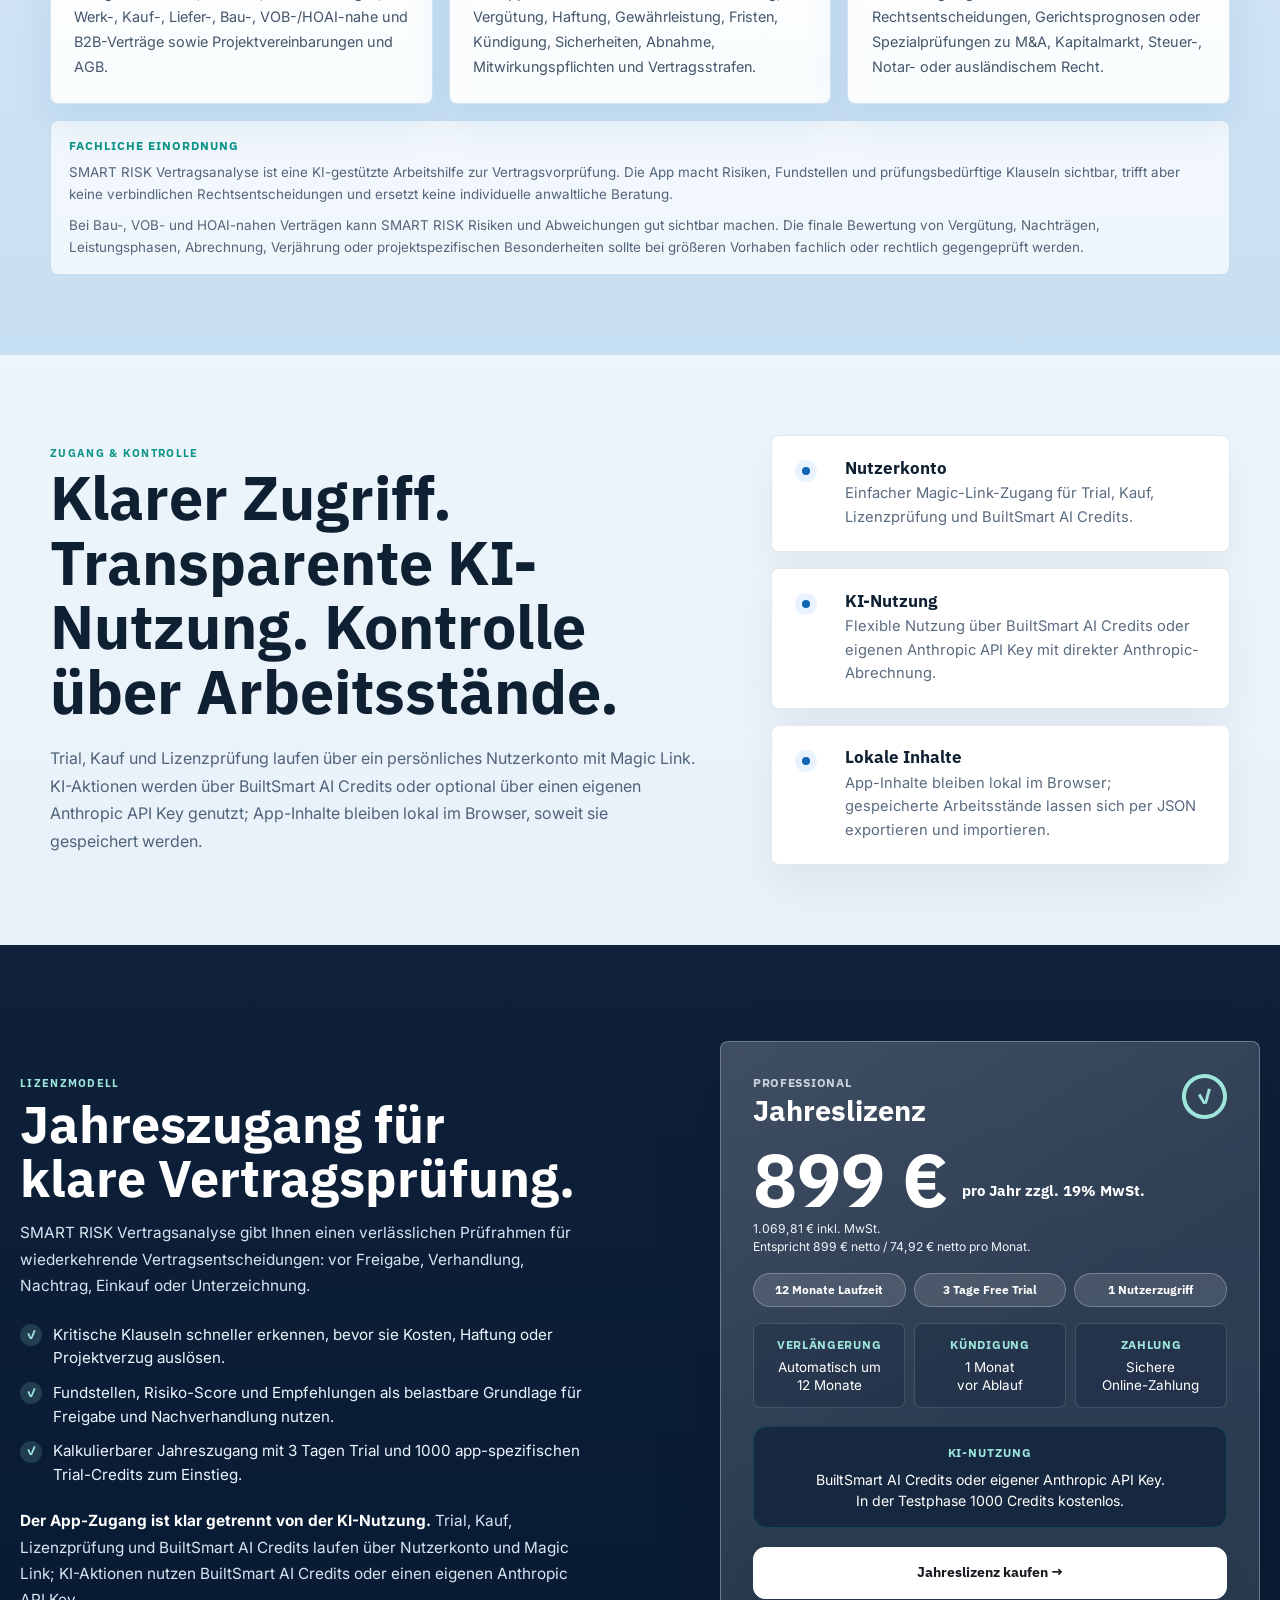
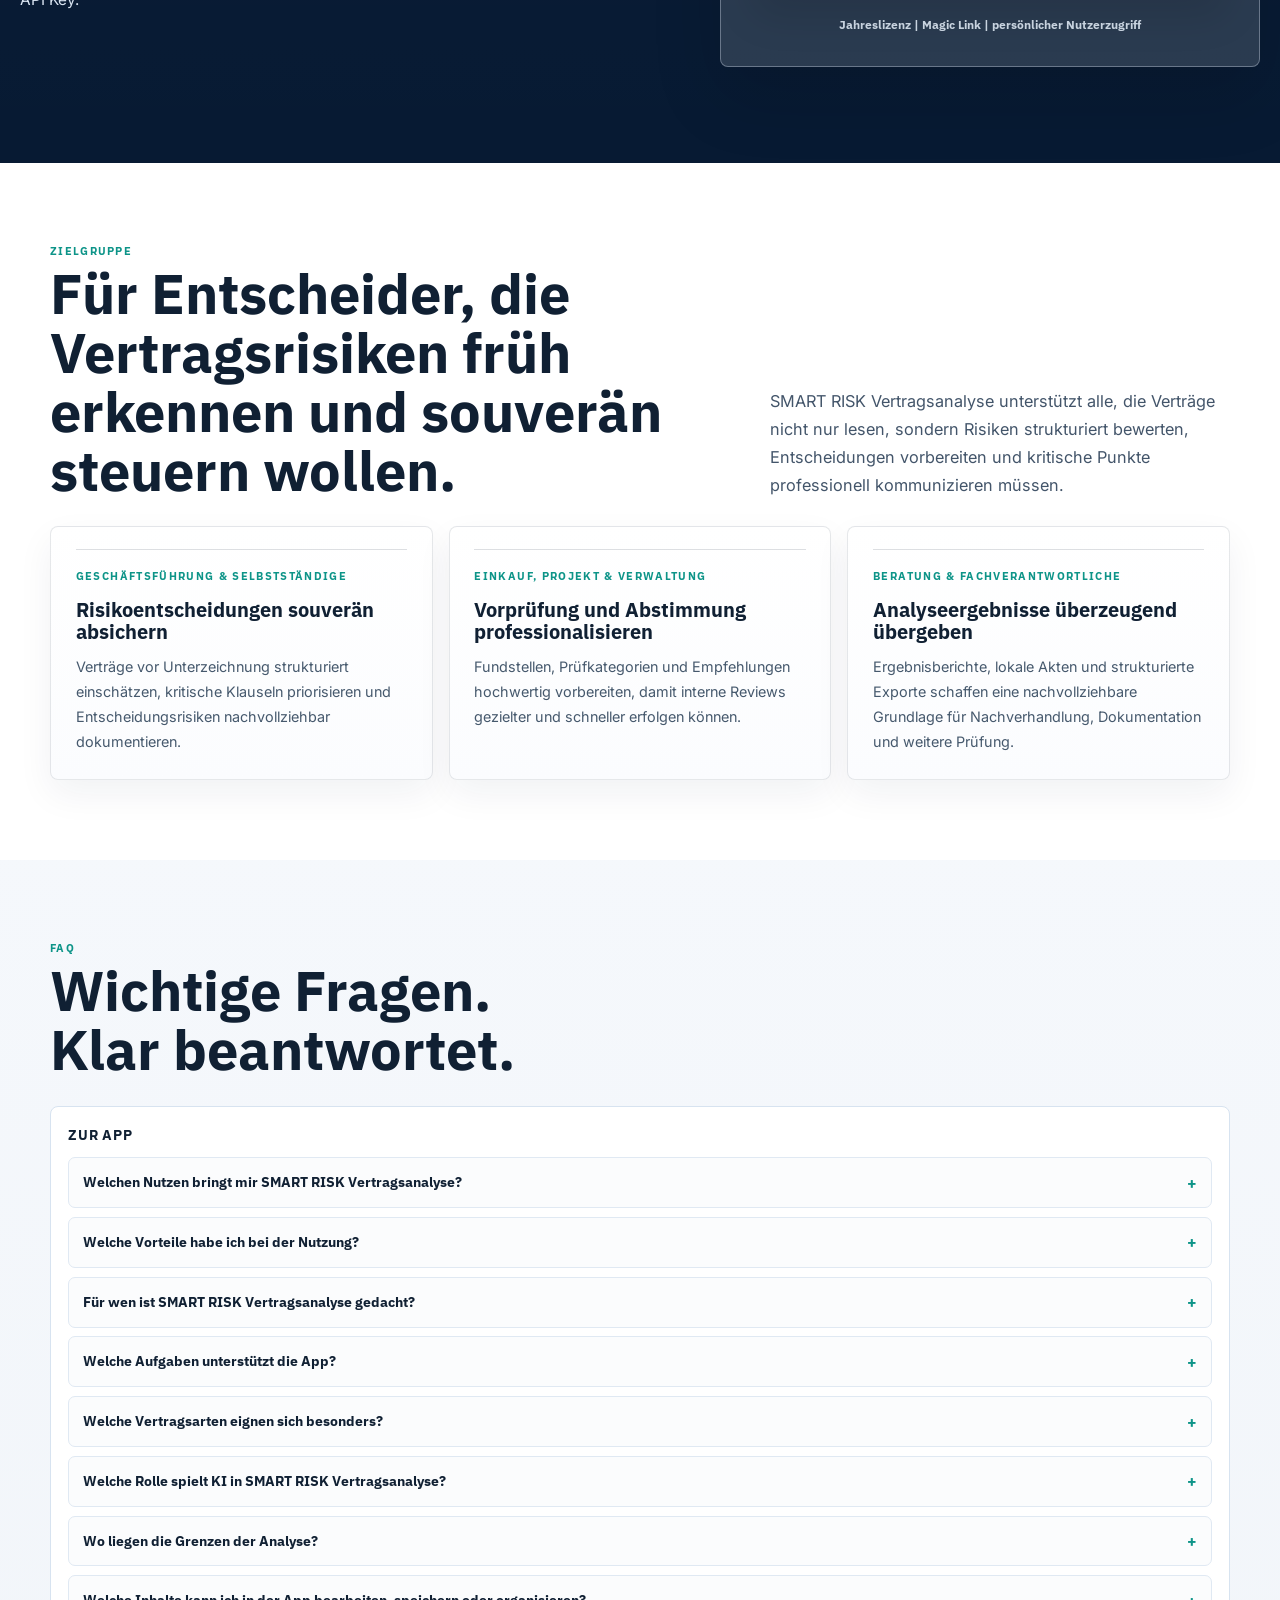
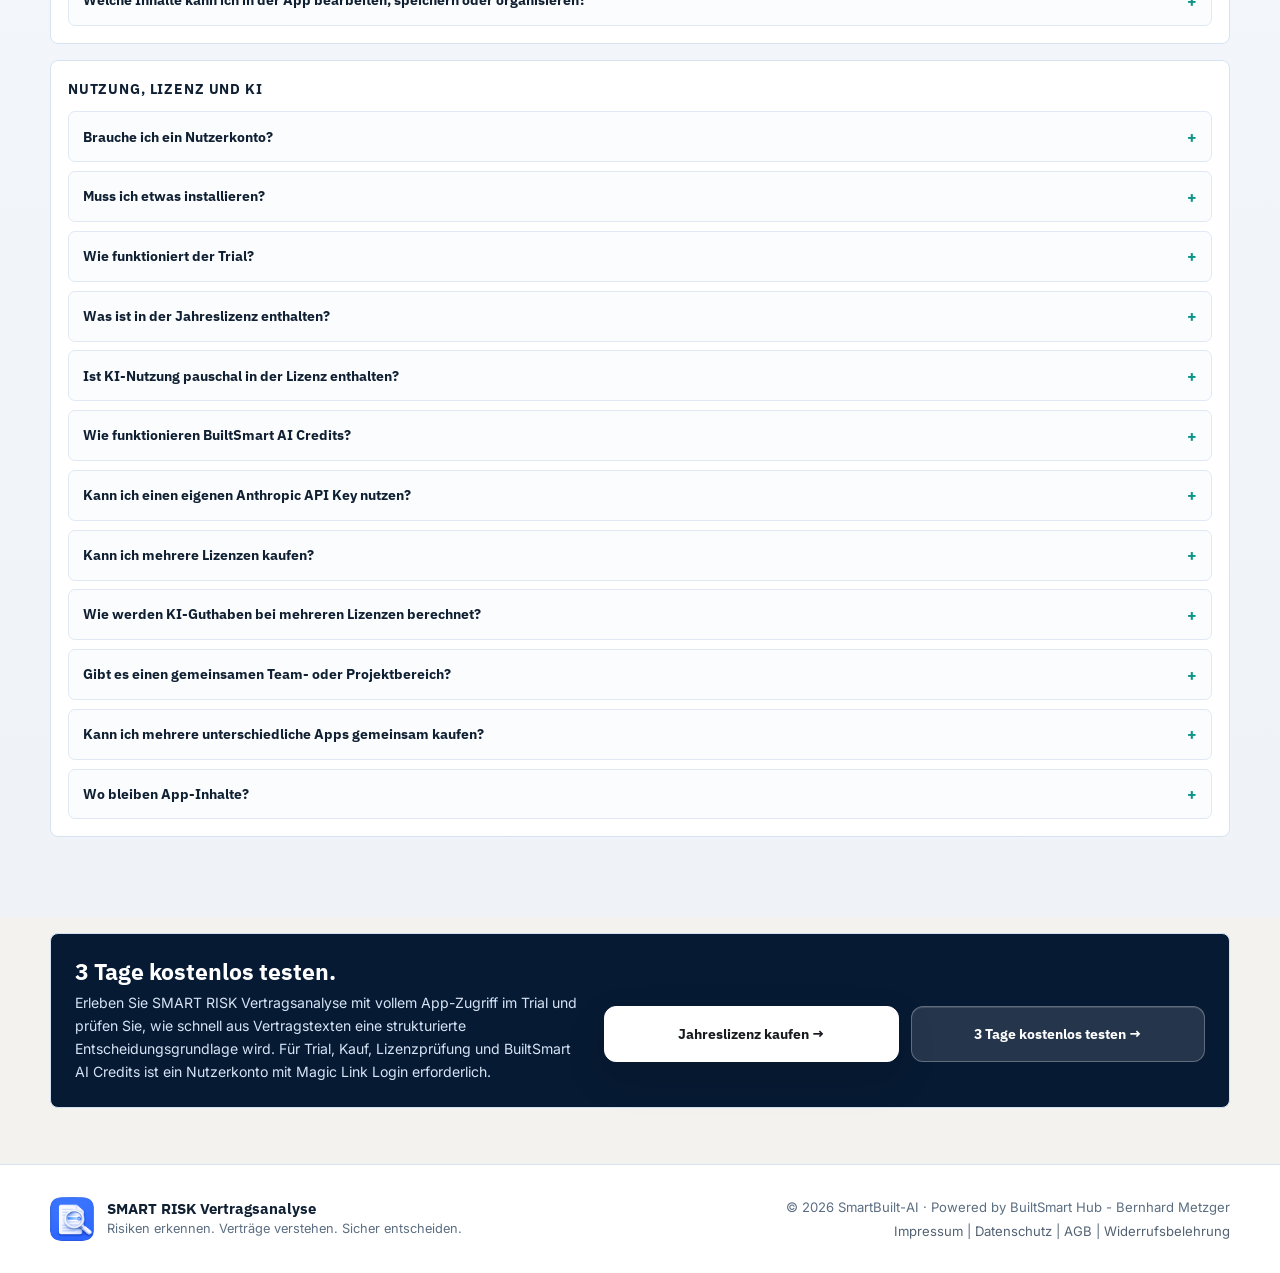
<file: contracts/index.html>
<!doctype html>
<html lang="de">
<head>
<meta charset="utf-8">
<base href="./">
<meta name="viewport" content="width=device-width, initial-scale=1">
<title>SMART RISK Vertragsanalyse | KI-Vertragspruefung und Risikoanalyse</title>
<meta name="description" content="SMART RISK Vertragsanalyse prueft Vertragstexte KI-gestuetzt, erkennt kritische Klauseln, priorisiert Risiken und erstellt lokale Akten sowie Berichte.">
<link rel="canonical" href="https://www.builtsmart-ai.app/contracts/">
  <meta name="twitter:image:alt" content="SMART RISK Vertragsanalyse Oberflaeche mit Vertragspruefung und Risikoauswertung">
  <meta property="og:image:alt" content="SMART RISK Vertragsanalyse Oberflaeche mit Vertragspruefung und Risikoauswertung">
<meta name="robots" content="index, follow, max-image-preview:large">
<meta property="og:title" content="SMART RISK Vertragsanalyse | KI-Vertragspruefung und Risikoanalyse">
<meta property="og:description" content="SMART RISK Vertragsanalyse prueft Vertragstexte KI-gestuetzt, erkennt kritische Klauseln, priorisiert Risiken und erstellt lokale Akten sowie Berichte.">
<meta property="og:type" content="website">
<meta property="og:url" content="https://www.builtsmart-ai.app/contracts/">
<meta property="og:image" content="https://www.builtsmart-ai.app/contracts/hero-screenshot.png">
<meta property="og:site_name" content="BuiltSmart AI">
<meta name="twitter:card" content="summary_large_image">
<meta name="twitter:title" content="SMART RISK Vertragsanalyse | KI-Vertragspruefung und Risikoanalyse">
<meta name="twitter:description" content="SMART RISK Vertragsanalyse prueft Vertragstexte KI-gestuetzt, erkennt kritische Klauseln, priorisiert Risiken und erstellt lokale Akten sowie Berichte.">
<meta name="twitter:image" content="https://www.builtsmart-ai.app/contracts/hero-screenshot.png">
<link rel="preconnect" href="https://fonts.googleapis.com">
<link rel="preconnect" href="https://fonts.gstatic.com" crossorigin>
<link href="https://fonts.googleapis.com/css2?family=IBM+Plex+Sans:wght@500;600;700;800&family=Inter:wght@400;500;600;700;800&display=swap" rel="stylesheet">
<script type="application/ld+json">
{
  "@context": "https://schema.org",
  "@graph": [
    {
      "@type": "Organization",
      "@id": "https://www.built-smart-hub.com/#organization",
      "name": "SmartBuilt-AI",
      "url": "https://www.built-smart-hub.com/",
      "brand": {
        "@type": "Brand",
        "name": "BuiltSmart Hub"
      },
      "legalName": "SmartBuilt-AI - Bernhard Metzger"
    },
    {
      "@type": "SoftwareApplication",
      "@id": "https://www.builtsmart-ai.app/contracts/#software",
      "name": "SMART RISK Vertragsanalyse",
      "applicationCategory": "BusinessApplication",
      "applicationSubCategory": "KI-gestützte Vertragsanalyse und Vertragsvorprüfung",
      "operatingSystem": "Moderne Browser auf Windows, macOS und anderen Systemen",
      "description": "SMART RISK Vertragsanalyse prüft deutschsprachige, textbasierte Vertragsdokumente KI-gestützt, erkennt kritische Klauseln, priorisiert Risiken und erstellt strukturierte Auswertungen mit Risiko-Score, Fundstellen, Empfehlungen, lokalen Akten sowie HTML-/Print-Berichten.",
      "audience": {
        "@type": "Audience",
        "audienceType": "Selbstständige, kleine Unternehmen, Geschäftsführung, Einkauf, Projektverantwortliche, Verwaltung, Beratung und Fachverantwortliche"
      },
      "featureList": [
        "Vertragstext hochladen oder einfügen",
        "Vertragspartei, Vertragstyp und Prüfperspektive festlegen",
        "KI-gestützte Risikoanalyse starten",
        "Risiko-Score, Schweregrade, Kategorien und Klauselbezug auswerten",
        "Fundstellen, Begründungen, mögliche Folgen und Empfehlungen strukturieren",
        "Lokale Akten speichern",
        "JSON Export und Import nutzen",
        "Druckbare HTML-/Print-Berichte erstellen",
        "KI-Nutzung über BuiltSmart AI Credits oder eigenen Anthropic API Key"
      ],
      "softwareHelp": "Die App ist eine browserbasierte Einzelplatzanwendung. App-Inhalte bleiben lokal im Browser, soweit sie gespeichert werden. Es gibt keine automatische zentrale Cloud-Datenbank und keine automatische Synchronisierung zwischen Nutzern.",
      "offers": {
        "@type": "Offer",
        "url": "https://www.builtsmart-ai.app/contracts/",
        "price": "899.00",
        "priceCurrency": "EUR",
        "availability": "https://schema.org/PreOrder",
        "category": "Jahreslizenz",
        "description": "Jahreslizenz pro App und Jahr, 12 Monate Laufzeit, automatische Verlängerung um weitere 12 Monate, Kündigung bis 1 Monat vor Ablauf, pro Lizenz ein persönlicher Nutzerzugriff. 3 Tage Trial mit 1000 app-spezifischen Trial-Credits."
      },
      "provider": {
        "@id": "https://www.built-smart-hub.com/#organization"
      }
    },
    {
      "@type": "Product",
      "@id": "https://www.builtsmart-ai.app/contracts/#product",
      "name": "SMART RISK Vertragsanalyse",
      "brand": {
        "@type": "Brand",
        "name": "SmartBuilt-AI"
      },
      "description": "KI-gestützte Vertragsvorprüfung für deutschsprachige, textbasierte Vertragsdokumente mit Risiko-Score, Fundstellen, Empfehlungen, lokalen Akten und druckbaren Ergebnisberichten.",
      "category": "Vertragsanalyse Software",
      "offers": {
        "@type": "Offer",
        "url": "https://www.builtsmart-ai.app/contracts/",
        "price": "899.00",
        "priceCurrency": "EUR",
        "availability": "https://schema.org/PreOrder",
        "priceSpecification": {
          "@type": "UnitPriceSpecification",
          "price": "899.00",
          "priceCurrency": "EUR",
          "unitText": "Jahreslizenz netto zzgl. 19 Prozent MwSt."
        }
      }
    },
    {
      "@type": "FAQPage",
      "@id": "https://www.builtsmart-ai.app/contracts/#faq",
      "mainEntity": [
        {
          "@type": "Question",
          "name": "Welchen Nutzen bringt mir SMART RISK Vertragsanalyse?",
          "acceptedAnswer": {
            "@type": "Answer",
            "text": "SMART RISK Vertragsanalyse hilft, Vertragstexte schneller zu durchdringen, Risiken sichtbar zu machen, Fundstellen zu priorisieren und Ergebnisse als lokale Akte oder druckbaren Bericht nachvollziehbar zu dokumentieren."
          }
        },
        {
          "@type": "Question",
          "name": "Welche Vorteile habe ich bei der Nutzung?",
          "acceptedAnswer": {
            "@type": "Answer",
            "text": "Die App verbindet klaren Workflow, Risiko-Score, Fundliste, Empfehlungen und Bericht. Dadurch werden manuelle Vorarbeiten reduziert, Prüfpunkte priorisiert und Entscheidungen professioneller vorbereitet."
          }
        },
        {
          "@type": "Question",
          "name": "Für wen ist SMART RISK Vertragsanalyse gedacht?",
          "acceptedAnswer": {
            "@type": "Answer",
            "text": "Die App richtet sich an Selbstständige, kleine Unternehmen, Projektverantwortliche, Einkauf, Verwaltung und Entscheider, die Verträge vor Freigabe, Verhandlung oder weiterer Prüfung strukturiert vorbewerten wollen."
          }
        },
        {
          "@type": "Question",
          "name": "Welche Aufgaben unterstützt die App?",
          "acceptedAnswer": {
            "@type": "Answer",
            "text": "Unterstützt werden Vertragspartei wählen, Vertrag hochladen oder Text einfügen, Vertragstyp und Prüfkategorien ermitteln, Risikoanalyse starten, Dashboard, Fundliste, Empfehlungen, lokale Akten, JSON Export/Import und HTML-/Print-Berichte."
          }
        },
        {
          "@type": "Question",
          "name": "Welche Vertragsarten eignen sich besonders?",
          "acceptedAnswer": {
            "@type": "Answer",
            "text": "SMART RISK eignet sich besonders für deutschsprachige, textbasierte Vertragsdokumente mit klar erkennbaren Klauseln, darunter Miet-, Arbeits-, Dienstleistungs-, Werk-, Kauf-, Liefer-, Bau-, VOB-/HOAI-nahe und B2B-Verträge sowie Projektvereinbarungen und AGB."
          }
        },
        {
          "@type": "Question",
          "name": "Welche Rolle spielt KI in SMART RISK Vertragsanalyse?",
          "acceptedAnswer": {
            "@type": "Answer",
            "text": "KI ist Bestandteil der App-Funktion. Sie unterstützt die Analyse von Vertragstexten, die Strukturierung von Risiken, Empfehlungen und Zusammenfassungen. Die Nutzung erfolgt kontrolliert über BuiltSmart AI Credits oder optional über einen eigenen Anthropic API Key."
          }
        },
        {
          "@type": "Question",
          "name": "Wo liegen die Grenzen der Analyse?",
          "acceptedAnswer": {
            "@type": "Answer",
            "text": "SMART RISK ist keine anwaltliche Beratung und trifft keine verbindlichen Rechtsentscheidungen. Nur eingeschränkt geeignet sind hochkomplexe M&A-, Finanzierungs-, Kapitalmarkt-, Versicherungs- oder internationale Verträge sowie Vertragswerke, die stark von Anlagen, Zeichnungen, Leistungsverzeichnissen oder Spezialprüfungen abhängen."
          }
        },
        {
          "@type": "Question",
          "name": "Welche Inhalte kann ich in der App bearbeiten, speichern oder organisieren?",
          "acceptedAnswer": {
            "@type": "Answer",
            "text": "In der App können Vertragstexte, Prüfperspektiven, Prüfkategorien, Analyseergebnisse, Empfehlungen und lokale Akten organisiert werden. Für gespeicherte Inhalte stehen lokale Speicherung im Browser sowie JSON Export/Import zur Verfügung."
          }
        },
        {
          "@type": "Question",
          "name": "Brauche ich ein Nutzerkonto?",
          "acceptedAnswer": {
            "@type": "Answer",
            "text": "Ja. Für Trial, Kauf, Lizenzprüfung und BuiltSmart AI Credits ist ein Nutzerkonto erforderlich. Der Login erfolgt per Magic Link."
          }
        },
        {
          "@type": "Question",
          "name": "Muss ich etwas installieren?",
          "acceptedAnswer": {
            "@type": "Answer",
            "text": "Nein. Die App läuft browserbasiert in modernen Browsern auf Windows, macOS und anderen Systemen. Es ist kein Installer und keine separate Installation erforderlich."
          }
        },
        {
          "@type": "Question",
          "name": "Wie funktioniert der Trial?",
          "acceptedAnswer": {
            "@type": "Answer",
            "text": "Der Trial läuft 3 Tage und bietet vollen App-Zugriff. 1000 app-spezifische BuiltSmart AI Trial-Credits werden beim Start des Trials gutgeschrieben."
          }
        },
        {
          "@type": "Question",
          "name": "Was ist in der Jahreslizenz enthalten?",
          "acceptedAnswer": {
            "@type": "Answer",
            "text": "Die Jahreslizenz kostet 899 EUR netto pro App und Jahr und enthält den App-Zugang für einen persönlichen Nutzerzugriff. Die Laufzeit beträgt 12 Monate und verlängert sich automatisch um weitere 12 Monate. Die Kündigung ist bis 1 Monat vor Ablauf möglich."
          }
        },
        {
          "@type": "Question",
          "name": "Ist KI-Nutzung pauschal in der Lizenz enthalten?",
          "acceptedAnswer": {
            "@type": "Answer",
            "text": "Nein. Die Jahreslizenz enthält den App-Zugang. KI-Aktionen werden über BuiltSmart AI Credits oder über einen eigenen Anthropic API Key genutzt."
          }
        },
        {
          "@type": "Question",
          "name": "Wie funktionieren BuiltSmart AI Credits?",
          "acceptedAnswer": {
            "@type": "Answer",
            "text": "BuiltSmart AI Credits gehören zum jeweiligen Nutzerkonto und sind appübergreifend innerhalb dieses Nutzerkontos nutzbar. Bei mehreren Lizenzen werden KI-Guthaben nicht automatisch auf alle Nutzer verteilt."
          }
        },
        {
          "@type": "Question",
          "name": "Kann ich einen eigenen Anthropic API Key nutzen?",
          "acceptedAnswer": {
            "@type": "Answer",
            "text": "Ja. Alternativ zu BuiltSmart AI Credits kann ein eigener Anthropic API Key genutzt werden. Die Abrechnung erfolgt dann direkt über Anthropic. Der Key bleibt lokal in der jeweiligen App und wird nicht an das BuiltSmart Lizenzsystem gesendet."
          }
        },
        {
          "@type": "Question",
          "name": "Kann ich mehrere Lizenzen kaufen?",
          "acceptedAnswer": {
            "@type": "Answer",
            "text": "Ja. Mehrere Lizenzen derselben App können im Checkout über die Menge gekauft werden. Jede Lizenz ist für einen getrennten persönlichen Nutzerzugriff vorgesehen."
          }
        },
        {
          "@type": "Question",
          "name": "Wie werden KI-Guthaben bei mehreren Lizenzen berechnet?",
          "acceptedAnswer": {
            "@type": "Answer",
            "text": "Mehrere App-Lizenzen schalten mehrere persönliche Nutzerzugriffe frei. BuiltSmart AI Credits werden separat pro Nutzerkonto geführt. Trial-Credits werden beim Start des Trials dem jeweiligen Nutzerkonto gutgeschrieben. Bezahlte AI-Credits stehen dem Nutzerkonto zur Verfügung, über das sie gekauft wurden."
          }
        },
        {
          "@type": "Question",
          "name": "Gibt es einen gemeinsamen Team- oder Projektbereich?",
          "acceptedAnswer": {
            "@type": "Answer",
            "text": "Nein. Mehrere Lizenzen bedeuten mehrere getrennte persönliche Nutzerzugriffe, nicht einen gemeinsamen Team- oder Projektbereich."
          }
        },
        {
          "@type": "Question",
          "name": "Kann ich mehrere unterschiedliche Apps gemeinsam kaufen?",
          "acceptedAnswer": {
            "@type": "Answer",
            "text": "Nein. Ein Checkout gilt jeweils für eine App. Mehrere Lizenzen derselben App können über die Menge gekauft werden."
          }
        },
        {
          "@type": "Question",
          "name": "Wo bleiben App-Inhalte?",
          "acceptedAnswer": {
            "@type": "Answer",
            "text": "App-Inhalte bleiben in der jeweiligen App lokal im Browser, soweit die App so gebaut ist. SMART RISK Vertragsanalyse bietet lokale Akten sowie JSON Export/Import für gespeicherte Inhalte."
          }
        }
      ]
    }
  ]
}
</script>
<style>
:root{
  --navy:#071a33;
  --blue:#132033;
  --teal:#0d9488;
  --teal-soft:#e6faf6;
  --ink:#102033;
  --muted:#526273;
  --line:#d7e3f0;
  --bg:#f3f2ee;
  --card:#fff;
  --red:#dc2626;
  --amber:#d97706;
  --green:#059669;
  --shadow:0 18px 45px rgba(15,35,60,.1);
}
*{box-sizing:border-box}
html{scroll-behavior:smooth}
body{margin:0;font-family:Inter,system-ui,-apple-system,BlinkMacSystemFont,"Segoe UI",sans-serif;background:var(--bg);color:var(--ink);line-height:1.5;overflow-x:hidden}
a{color:inherit}
.site-header{position:absolute;z-index:20;top:0;left:0;right:0;background:#f3f2ee;border-bottom:1px solid rgba(24,26,31,.08)}
.header-inner{width:min(1180px,calc(100% - 40px));min-height:88px;margin:0 auto;display:grid;grid-template-columns:minmax(360px,1fr) auto auto;align-items:center;gap:1.8rem}
.brand{display:flex;align-items:center;gap:.78rem;min-width:0;text-decoration:none}
.brand img{width:42px;height:42px;border-radius:10px;box-shadow:0 8px 20px rgba(37,99,235,.16);flex:0 0 auto}
.brand strong{display:block;font-family:"IBM Plex Sans",sans-serif;font-size:1rem;font-weight:800;line-height:1.12;white-space:nowrap;color:#1c314c}
.nav{display:flex;align-items:center;gap:1.35rem;font-family:"IBM Plex Sans",sans-serif;font-size:.76rem;font-weight:800;letter-spacing:.05em;text-transform:uppercase;color:#526273}
.nav a{text-decoration:none}
.nav a:hover{color:var(--teal)}
.btn{min-height:50px;border:1px solid transparent;border-radius:12px;padding:.76rem 1.25rem;display:inline-flex;align-items:center;justify-content:center;gap:.55rem;font-family:"IBM Plex Sans",sans-serif;font-size:.88rem;font-weight:800;text-decoration:none;white-space:nowrap;cursor:pointer}
.btn.primary{background:#fff;border-color:#fff;color:#181a1f;box-shadow:rgba(0,0,0,.12) 0 16px 42px}
.btn.primary:hover{background:#f7f7f5;border-color:#f7f7f5}
.btn.dark{background:#151515;color:#fff;border-color:#151515;border-radius:13px;box-shadow:none;min-height:50px;padding:.78rem 1.45rem}
.btn.dark:hover{background:#2a2a2a;border-color:#2a2a2a}
.btn.secondary{background:rgba(255,255,255,.12);border-color:rgba(255,255,255,.28);color:#fff;box-shadow:inset 0 1px 0 rgba(255,255,255,.12)}
.btn.light{background:#fff;color:var(--navy);border-color:#fff}
.hero{position:relative;min-height:850px;display:flex;align-items:center;overflow:hidden;background:var(--navy);padding-top:88px}
.hero-bg{position:absolute;inset:0;background-image:linear-gradient(90deg,rgba(7,26,51,.98) 0%,rgba(7,26,51,.9) 30%,rgba(7,26,51,.54) 56%,rgba(7,26,51,.18) 100%),linear-gradient(180deg,rgba(7,26,51,.36) 0%,rgba(7,26,51,.06) 46%,rgba(7,26,51,.46) 100%),url("hero-screenshot.png");background-size:cover;background-position:center top;background-repeat:no-repeat;transform:scale(1.01)}
.hero::after{content:"";position:absolute;left:0;right:0;bottom:0;height:22%;background:linear-gradient(180deg,rgba(7,29,52,0),rgba(7,29,52,.78));pointer-events:none}
.hero-inner{position:relative;z-index:1;width:min(1180px,calc(100% - 40px));margin:0 auto;padding:5.4rem 0 4.2rem}
.hero-copy{width:min(820px,100%);color:#fff}
.eyebrow{font-family:"IBM Plex Sans",sans-serif;font-size:.72rem;font-weight:800;letter-spacing:.16em;text-transform:uppercase;color:#9ee6dc;margin-bottom:1rem}
.pill{width:max-content;max-width:100%;display:inline-flex;align-items:center;gap:.48rem;border:1px solid rgba(158,230,220,.42);border-radius:999px;background:rgba(13,148,136,.18);color:#d7fffb;font-family:"IBM Plex Sans",sans-serif;font-size:.76rem;font-weight:800;padding:.34rem .78rem;margin-bottom:1rem;box-shadow:0 12px 28px rgba(0,0,0,.12)}
.pill svg{width:15px;height:15px;stroke:currentColor;stroke-width:2;stroke-linecap:round;stroke-linejoin:round;fill:none;flex:0 0 auto}
h1{font-family:"IBM Plex Sans",sans-serif;font-size:clamp(2.45rem,5vw,4.65rem);line-height:.98;font-weight:800;letter-spacing:0;margin:0 0 1.1rem;color:#fff;overflow-wrap:break-word}
.hero-copy p{font-size:clamp(1rem,1.35vw,1.18rem);line-height:1.52;color:#dce8f5;max-width:620px;margin:0}
.hero-actions{display:grid;grid-template-columns:repeat(2,minmax(0,400px));align-items:center;gap:.75rem;flex-wrap:wrap;margin-top:1.7rem}
.hero-actions .btn{width:100%;min-height:56px}
.proof-grid{display:grid;grid-template-columns:repeat(3,minmax(0,1fr));gap:.9rem;margin-top:1.1rem;max-width:820px}
.proof{position:relative;min-width:0;min-height:150px;border:1px solid rgba(255,255,255,.18);border-radius:8px;background:rgba(255,255,255,.13);box-shadow:none;padding:2.6rem 1.15rem .9rem;text-align:center;backdrop-filter:blur(10px)}
.proof::before{content:"✓";position:absolute;top:.9rem;left:50%;transform:translateX(-50%);font-family:"IBM Plex Sans",sans-serif;font-size:1.05rem;font-weight:800;color:#9ee6dc}
.proof strong{display:block;font-family:"IBM Plex Sans",sans-serif;font-size:1.08rem;line-height:1.18;color:#fff;margin-bottom:.42rem}
.proof span{display:block;font-size:.82rem;line-height:1.45;color:#eef4fb}
.kicker{font-family:"IBM Plex Sans",sans-serif;font-size:.68rem;font-weight:800;letter-spacing:.12em;text-transform:uppercase;color:var(--teal);margin-bottom:.24rem}
.section h2{font-family:"IBM Plex Sans",sans-serif;line-height:1.12;color:var(--ink);margin:0}
.section{width:100%;margin:0;padding:5rem 0;background:linear-gradient(rgba(255,255,255,.99),rgba(252,253,255,.99))}
.section:nth-of-type(odd){background:linear-gradient(rgba(245,248,252,.99),rgba(239,243,248,.99))}
.section.tight{padding-top:4.5rem}
.section > .section-head,.section > .card-grid,.section > .steps,.section > .workflow-track,.section > .split,.section > .scope-note,.section > .faq-groups,.section > .license-strip,.section > .pricing-actions,.section > .license-layout{width:min(1180px,calc(100% - 40px));margin-left:auto;margin-right:auto}
.section-head{display:flex;align-items:flex-end;justify-content:space-between;gap:1.6rem;margin-bottom:1.7rem}
.section h2{font-size:clamp(2.25rem,4.4vw,3.85rem);line-height:1.05;max-width:820px;letter-spacing:0}
.section-head p{font-size:1.02rem;line-height:1.72;color:#43556a;max-width:460px;margin:0}
.card-grid{display:grid;grid-template-columns:repeat(3,minmax(0,1fr));gap:.9rem}
.card,.panel,.step{border:1px solid rgba(20,32,51,.12);border-radius:8px;background:#fff;padding:1.2rem 1.25rem;box-shadow:rgba(24,39,60,.06) 0 14px 36px}
.card{min-height:154px}
.card.accent{background:var(--teal-soft);border-color:#bde9df}
.card.warn,.panel.warn{background:#fffbeb;border-color:#fde1a7}
.card h3,.panel h3,.step h3{font-family:"IBM Plex Sans",sans-serif;color:var(--ink);margin:0 0 .48rem}
.card h3,.panel h3{font-size:.86rem;font-weight:800;letter-spacing:.06em;text-transform:uppercase}
.card p,.card li,.panel p,.panel li,.step p{font-size:.82rem;line-height:1.65;color:var(--muted);margin:0}
.panel p + p{margin-top:.75rem}
.feature-grid{gap:1rem}
.feature-card{position:relative;min-height:210px;padding:1.45rem 1.35rem 1.35rem;overflow:hidden}
.feature-card::before{content:"";position:absolute;left:0;right:0;top:0;height:3px;background:linear-gradient(90deg,var(--teal),#9ee6dc)}
.feature-card .num{display:inline-flex;align-items:center;justify-content:center;width:32px;height:32px;border-radius:999px;background:#0e2138;color:#fff;font-family:"IBM Plex Sans",sans-serif;font-size:.78rem;font-weight:800;margin-bottom:1rem}
.feature-card h3{font-size:.94rem;line-height:1.25;margin-bottom:.65rem}
.feature-card p{font-size:.86rem;line-height:1.7;color:#4a5b6e}
.results-section{background:linear-gradient(180deg,#fff 0%,#f6f9fc 100%)}
.section.scope-section{background:linear-gradient(180deg,#d8e8f7 0%,#c7dff2 100%)}
.scope-section .result-card{background:rgba(255,255,255,.9);border-color:rgba(15,95,168,.16);box-shadow:rgba(15,95,168,.1) 0 18px 44px}
.scope-section .scope-note{background:rgba(255,255,255,.72);border-color:rgba(15,95,168,.18)}
.results-grid{gap:1rem}
.result-card{position:relative;min-height:230px;padding:1.45rem;background:#fff;border-color:rgba(16,32,51,.1);box-shadow:rgba(24,39,60,.05) 0 18px 44px}
.result-card::after{content:"";position:absolute;left:1.45rem;right:1.45rem;top:1.45rem;height:1px;background:linear-gradient(90deg,var(--teal),rgba(13,148,136,0))}
.result-card .label{display:block;font-family:"IBM Plex Sans",sans-serif;font-size:.72rem;font-weight:800;letter-spacing:.12em;text-transform:uppercase;color:var(--teal);margin:1rem 0 .85rem}
.result-card h3{font-size:1.35rem;line-height:1.08;letter-spacing:0;text-transform:none;margin-bottom:.8rem}
.result-card p{font-size:.9rem;line-height:1.72;color:#44566b}
.scope-note{margin-top:1rem;border:1px solid rgba(16,32,51,.1);border-radius:8px;background:rgba(255,255,255,.64);padding:1rem 1.15rem;color:#53657a}
.scope-note strong{display:block;font-family:"IBM Plex Sans",sans-serif;font-size:.76rem;font-weight:800;letter-spacing:.08em;text-transform:uppercase;color:#0d9488;margin-bottom:.35rem}
.scope-note p{font-size:.84rem;line-height:1.65;margin:0}
.scope-note p + p{margin-top:.55rem}
.access-section{background:linear-gradient(180deg,#edf5fc 0%,#e8f1f9 100%)}
.access-layout{width:min(1180px,calc(100% - 40px));margin:0 auto;display:grid;grid-template-columns:minmax(0,1.2fr) minmax(360px,.85fr);gap:min(6vw,4.6rem);align-items:center}
.access-copy h2{font-family:"IBM Plex Sans",sans-serif;font-size:clamp(2.35rem,4.8vw,4.25rem);line-height:1.05;letter-spacing:0;margin:0 0 1.35rem;color:var(--ink);max-width:680px}
.access-copy p{font-size:1rem;line-height:1.72;color:#50637a;max-width:660px;margin:0}
.access-cards{display:grid;gap:1rem}
.access-card{display:grid;grid-template-columns:34px minmax(0,1fr);gap:1rem;align-items:start;border:1px solid rgba(16,32,51,.1);border-radius:8px;background:#fff;padding:1.35rem 1.45rem;box-shadow:rgba(24,39,60,.06) 0 18px 42px}
.access-dot{width:22px;height:22px;border-radius:999px;background:#e9f3ff;position:relative;margin-top:.16rem}
.access-dot::after{content:"";position:absolute;inset:7px;border-radius:999px;background:#0f65b4}
.access-card h3{font-family:"IBM Plex Sans",sans-serif;font-size:1.05rem;line-height:1.2;color:var(--ink);margin:0 0 .28rem}
.access-card p{font-size:.92rem;line-height:1.6;color:#5a6b80;margin:0}
.audience-section{background:#fff}
.audience-grid{gap:1rem}
.audience-card{position:relative;min-height:235px;padding:1.55rem;border-color:rgba(16,32,51,.1);background:linear-gradient(180deg,#fff 0%,#fbfcfe 100%)}
.audience-card::before{content:"";position:absolute;left:1.55rem;right:1.55rem;top:1.35rem;height:1px;background:rgba(16,32,51,.14)}
.audience-card .label{display:block;font-family:"IBM Plex Sans",sans-serif;font-size:.7rem;font-weight:800;letter-spacing:.12em;text-transform:uppercase;color:var(--teal);margin:1rem 0 .85rem}
.audience-card h3{font-size:1.25rem;line-height:1.12;letter-spacing:0;text-transform:none;margin-bottom:.75rem}
.audience-card p{font-size:.9rem;line-height:1.72;color:#46596d}
.workflow-track{position:relative;display:grid;grid-template-columns:repeat(4,minmax(0,1fr));gap:1.3rem;margin:2rem auto 1.45rem}
.workflow-track::before{content:"";position:absolute;left:calc((100% - 3.9rem) / 8 + 1.95rem);right:calc((100% - 3.9rem) / 8 + 1.95rem);top:28px;height:2px;background:linear-gradient(90deg,#8db7e6,var(--teal));opacity:.75}
.workflow-node{position:relative;z-index:1;text-align:center;font-family:"IBM Plex Sans",sans-serif;color:var(--ink)}
.workflow-node strong{width:58px;height:58px;margin:0 auto .8rem;border-radius:999px;background:#fff;border:1px solid #cfddeb;display:flex;align-items:center;justify-content:center;color:#0f5fa8;font-size:1rem;font-weight:800;box-shadow:rgba(24,39,60,.06) 0 12px 24px}
.workflow-node span{display:block;font-size:.9rem;font-weight:800}
.steps{display:grid;grid-template-columns:repeat(4,minmax(0,1fr));gap:1.3rem}
.step{min-height:194px;text-align:center;padding:2.05rem 1.25rem}
.step::before{display:none}
.step h3{font-size:1rem;line-height:1.25;margin-bottom:.75rem;text-transform:none;letter-spacing:0}
.step p{font-size:.9rem;line-height:1.68;max-width:210px;margin:0 auto}
.split{display:grid;grid-template-columns:minmax(0,1.05fr) minmax(300px,.95fr);gap:1rem;align-items:stretch}
.list{display:grid;gap:.58rem;margin:0;padding:0}
.list li{display:grid;grid-template-columns:18px minmax(0,1fr);gap:.55rem;align-items:start;list-style:none;font-size:.82rem;line-height:1.55;color:var(--muted)}
.list li::before{content:"✓";width:18px;height:18px;border-radius:999px;background:#dcfce7;color:#047857;display:flex;align-items:center;justify-content:center;font-family:"IBM Plex Sans",sans-serif;font-size:.7rem;font-weight:800;margin-top:.08rem}
.faq-groups{display:grid;grid-template-columns:1fr;gap:1rem}
.faq-group{border:1px solid var(--line);border-radius:8px;background:#fff;padding:1.05rem}
.faq-group h3{font-family:"IBM Plex Sans",sans-serif;font-size:.9rem;font-weight:800;letter-spacing:.06em;text-transform:uppercase;color:var(--ink);margin:0 0 .75rem}
.faq-list{display:grid;gap:.55rem}
.faq-list details{border:1px solid #e0e9f3;border-radius:7px;background:#fbfcfd;overflow:hidden}
.faq-list summary{list-style:none;cursor:pointer;padding:.78rem .9rem;font-family:"IBM Plex Sans",sans-serif;font-size:.86rem;font-weight:800;color:var(--ink);display:flex;align-items:center;justify-content:space-between;gap:.8rem}
.faq-list summary::-webkit-details-marker{display:none}
.faq-list summary::after{content:"+";font-size:1rem;color:var(--teal);flex:0 0 auto}
.faq-list details[open] summary::after{content:"-"}
.faq-list p{margin:0;padding:0 .9rem .85rem;font-size:.82rem;line-height:1.65;color:var(--muted)}
.license-strip{display:grid;grid-template-columns:repeat(3,minmax(0,1fr));gap:.8rem;margin-top:.9rem}
.license-item{border:1px solid var(--line);border-radius:8px;background:#fff;padding:1rem}
.license-item strong{display:block;font-family:"IBM Plex Sans",sans-serif;font-size:1.15rem;color:var(--ink);line-height:1.15;margin-bottom:.32rem}
.license-item span{display:block;font-size:.78rem;line-height:1.5;color:var(--muted)}
.pricing-actions{display:grid;grid-template-columns:repeat(2,minmax(0,1fr));gap:.8rem;margin-top:.9rem}
.pricing-actions .btn{min-height:52px}
#lizenz{background:linear-gradient(rgba(255,255,255,.03),rgba(255,255,255,0)),var(--navy);color:#fff;padding:6rem 0}
#lizenz .kicker{color:#9ee6dc}
#lizenz h2,#lizenz .card h3{color:#fff}
#lizenz .section-head p,#lizenz .card p{color:#d5e3f5}
#lizenz .license-item,#lizenz .card{background:rgba(255,255,255,.08);border-color:rgba(255,255,255,.16);box-shadow:none;color:#fff}
#lizenz .license-item strong{color:#fff;font-size:1.55rem}
#lizenz .license-item span{color:#d5e3f5}
#lizenz .pricing-actions .btn.primary{box-shadow:rgba(0,0,0,.16) 0 18px 34px}
.section > .license-layout{width:min(1240px,calc(100% - 40px))}
.license-layout{display:grid;grid-template-columns:minmax(0,1fr) minmax(500px,540px);gap:min(6vw,4.4rem);align-items:center}
.license-copy h2{font-family:"IBM Plex Sans",sans-serif;font-size:clamp(2.2rem,4.1vw,3.65rem);line-height:1.03;letter-spacing:0;margin:0 0 1.05rem;max-width:560px;color:#fff}
.license-copy p{font-size:.96rem;line-height:1.72;color:#d9e4f1;max-width:560px;margin:0 0 1.15rem}
.license-copy p strong{color:#fff}
.license-benefits{display:grid;gap:.7rem;margin:1.45rem 0 1.35rem;padding:0;max-width:570px}
.license-benefits li{display:grid;grid-template-columns:22px minmax(0,1fr);gap:.7rem;align-items:start;list-style:none;color:#edf5ff;font-size:.95rem;line-height:1.55}
.license-benefits li::before{content:"✓";width:22px;height:22px;border-radius:999px;background:rgba(158,230,220,.16);color:#9ee6dc;display:flex;align-items:center;justify-content:center;font-family:"IBM Plex Sans",sans-serif;font-size:.76rem;font-weight:800;margin-top:.08rem}
.price-card{position:relative;border:1px solid rgba(216,226,240,.36);border-radius:8px;background:rgba(255,255,255,.14);box-shadow:rgba(0,0,0,.14) 0 28px 70px;padding:2rem;overflow:hidden}
.price-card::before{content:"";position:absolute;inset:0;background:linear-gradient(145deg,rgba(255,255,255,.08),rgba(255,255,255,0) 54%);pointer-events:none}
.price-card > *{position:relative}
.price-top{display:flex;align-items:flex-start;justify-content:space-between;gap:1rem;margin-bottom:1.3rem}
.price-label{display:block;font-family:"IBM Plex Sans",sans-serif;font-size:.72rem;font-weight:800;letter-spacing:.06em;text-transform:uppercase;color:#c9d3df;margin-bottom:.2rem}
.price-card h3{font-family:"IBM Plex Sans",sans-serif;font-size:1.8rem;line-height:1.08;margin:0;color:#fff}
.price-seal{width:45px;height:45px;border:4px solid #9ee6dc;border-radius:999px;display:flex;align-items:center;justify-content:center;color:#9ee6dc;font-family:"IBM Plex Sans",sans-serif;font-size:1.25rem;font-weight:800;transform:rotate(-8deg);flex:0 0 auto}
.price-main{display:flex;align-items:flex-end;gap:.85rem;margin-bottom:.45rem}
.price-main strong{font-family:"IBM Plex Sans",sans-serif;font-size:clamp(3.8rem,5.8vw,4.8rem);line-height:.9;color:#fff;letter-spacing:0;white-space:nowrap}
.price-main span{font-family:"IBM Plex Sans",sans-serif;font-size:.95rem;font-weight:800;color:#fff;margin-bottom:.72rem}
.price-note{font-size:.76rem;line-height:1.45;color:#eef4fb;margin-bottom:1.1rem}
.price-pills{display:grid;grid-template-columns:repeat(3,minmax(0,1fr));gap:.5rem;margin-bottom:1rem}
.price-pill{border:1px solid rgba(255,255,255,.26);border-radius:999px;background:rgba(255,255,255,.12);padding:.42rem .55rem;text-align:center;font-family:"IBM Plex Sans",sans-serif;font-size:.76rem;font-weight:800;color:#fff;white-space:nowrap}
.price-facts{display:grid;grid-template-columns:repeat(3,minmax(0,1fr));gap:.55rem;margin-bottom:1rem}
.price-fact{border:1px solid rgba(255,255,255,.14);border-radius:7px;background:rgba(7,26,51,.22);padding:.78rem .62rem;text-align:center}
.price-fact strong{display:block;font-family:"IBM Plex Sans",sans-serif;font-size:.72rem;font-weight:800;letter-spacing:.06em;text-transform:uppercase;color:#9ee6dc;margin-bottom:.28rem}
.price-fact span{display:block;font-size:.84rem;line-height:1.35;color:#fff}
.ai-box{border:1px solid rgba(13,148,136,.28);border-radius:14px;background:rgba(7,26,51,.58);padding:1rem;text-align:center;margin:1.15rem 0}
.ai-box strong{display:block;font-family:"IBM Plex Sans",sans-serif;font-size:.78rem;font-weight:800;letter-spacing:.08em;text-transform:uppercase;color:#9ee6dc;margin-bottom:.45rem}
.ai-box span{display:block;color:#fff;font-size:.88rem;line-height:1.5}
.price-card .btn{width:100%;min-height:52px}
.price-footer{font-family:"IBM Plex Sans",sans-serif;font-size:.78rem;font-weight:700;color:#c8d3df;text-align:center;margin-top:1rem}
.cta-band{width:min(1180px,calc(100% - 40px));margin:1rem auto 3.5rem;border:1px solid #cfe0f5;border-radius:8px;background:var(--navy);color:#fff;padding:1.5rem;display:flex;align-items:center;justify-content:space-between;gap:1.2rem}
.cta-band h2{font-family:"IBM Plex Sans",sans-serif;font-size:1.45rem;line-height:1.2;margin:0 0 .28rem;color:#fff}
.cta-band p{font-size:.88rem;line-height:1.65;color:#d5e3f5;max-width:690px;margin:0}
footer{border-top:1px solid var(--line);background:#fff;padding:2rem 0;color:#64748b;font-size:.82rem}
.footer-inner{width:min(1180px,calc(100% - 40px));margin:0 auto;display:grid;grid-template-columns:minmax(0,1fr) auto;align-items:center;gap:2rem}
.footer-brand{display:grid;grid-template-columns:44px minmax(0,1fr);gap:.82rem;align-items:center;color:var(--ink)}
.footer-brand img{width:44px;height:44px;border-radius:10px}
.footer-brand strong{display:block;font-family:"IBM Plex Sans",sans-serif;font-size:.95rem;font-weight:800;line-height:1.18;color:var(--ink)}
.footer-brand span{display:block;font-size:.8rem;line-height:1.45;color:#5c6e82;margin-top:.14rem}
.footer-legal{text-align:right;color:#5c6e82}
.footer-links{margin-top:.28rem}
.footer-links a{color:#526273;text-decoration:none}
.footer-links a:hover{color:var(--teal)}
@media(max-width:900px){
  .header-inner{width:min(100% - 28px,720px);min-height:68px;grid-template-columns:minmax(0,1fr) auto}
  .nav{display:none}
  .brand strong{font-size:.9rem}
  .hero{min-height:calc(100svh - 28px);padding-top:68px;align-items:flex-end}
  .hero-bg{background-image:linear-gradient(90deg,rgba(7,29,52,.94) 0%,rgba(7,29,52,.82) 58%,rgba(7,29,52,.42) 100%),linear-gradient(180deg,rgba(7,29,52,.28) 0%,rgba(7,29,52,.28) 50%,rgba(7,29,52,.82) 100%),url("hero-screenshot.png");background-size:auto 100%;background-position:58% top}
  .hero-inner{width:min(100% - 28px,720px);padding:4.2rem 0 3rem}
  h1{font-size:clamp(2.2rem,12vw,3.45rem)}
  .proof-grid,.card-grid,.steps,.workflow-track,.split,.access-layout,.license-strip,.pricing-actions,.license-layout{grid-template-columns:1fr}
  .workflow-track{gap:.85rem;margin:1.4rem auto 1rem}
  .workflow-track::before{display:none}
  .workflow-node{display:grid;grid-template-columns:58px minmax(0,1fr);align-items:center;text-align:left;gap:.85rem}
  .workflow-node strong{margin:0}
  .section{width:100%;padding:2.2rem 0}
  .section > .section-head,.section > .card-grid,.section > .steps,.section > .workflow-track,.section > .split,.section > .scope-note,.section > .faq-groups,.section > .license-strip,.section > .pricing-actions,.section > .license-layout{width:min(100% - 28px,720px)}
  .access-layout{width:min(100% - 28px,720px);gap:1.5rem}
  .access-copy h2{font-size:clamp(2rem,8vw,3rem)}
  #lizenz{padding:3.2rem 0}
  .license-layout{gap:2rem}
  .price-card{padding:1.35rem}
  .section-head{display:block}
  .section h2{font-size:clamp(2rem,8vw,3rem)}
  .section-head p{margin-top:.55rem;max-width:none}
  .cta-band{width:min(100% - 28px,720px);display:block;padding:1.2rem}
  .cta-band .hero-actions{margin-top:1rem}
  .footer-inner{width:min(100% - 28px,720px);grid-template-columns:1fr;text-align:center;gap:1.2rem}
  .footer-brand{grid-template-columns:1fr;justify-items:center}
  .footer-legal{text-align:center}
}
@media(max-width:520px){
  .header-inner{gap:.75rem;width:calc(100% - 22px)}
  .brand{gap:.55rem;max-width:220px}
  .brand img{width:38px;height:38px}
  .brand strong{display:block;max-width:100%;overflow:hidden;text-overflow:ellipsis;font-size:.82rem}
  .btn.dark{min-height:38px;padding:.54rem .72rem;font-size:.74rem}
  .hero-inner{width:calc(100% - 22px);padding:3.7rem 0 2.8rem}
  .pill{width:100%;font-size:.7rem;white-space:normal;border-radius:8px;align-items:flex-start}
  h1{font-size:clamp(2rem,10vw,2.7rem);line-height:1.02}
  .hero-copy p{font-size:.94rem;line-height:1.62}
  .hero-actions{align-items:stretch}
  .hero-actions .btn{width:100%}
  .proof-grid{grid-template-columns:repeat(3,minmax(0,1fr));gap:.45rem}
  .proof{min-height:92px;padding:.55rem .45rem}
  .proof strong{font-size:.82rem;line-height:1.15}
  .proof span{font-size:.62rem;line-height:1.35}
  .cta-band{width:calc(100% - 22px)}
  .section > .section-head,.section > .card-grid,.section > .steps,.section > .workflow-track,.section > .split,.section > .scope-note,.section > .faq-groups,.section > .license-strip,.section > .pricing-actions,.section > .license-layout{width:calc(100% - 22px)}
  .access-layout{width:calc(100% - 22px)}
  .access-card{grid-template-columns:24px minmax(0,1fr);padding:1.15rem}
  .access-copy p,.access-card p{font-size:.88rem}
  .section h2{font-size:clamp(1.85rem,10vw,2.55rem)}
  .step{text-align:left;min-height:auto;padding:1.35rem}
  .step p{max-width:none;margin:0}
  .license-copy h2{font-size:clamp(2rem,10vw,2.85rem)}
  .license-copy p{font-size:.9rem}
  .price-main{display:block}
  .price-main strong{font-size:3.7rem}
  .price-main span{display:block;margin:.35rem 0 0}
  .price-pills,.price-facts{grid-template-columns:1fr}
  .price-pill{text-align:left;border-radius:8px}
}
</style>
</head>
<body>
<header class="site-header">
  <div class="header-inner">
    <a class="brand" href="#top" aria-label="SMART RISK Vertragsanalyse">
      <img src="app-icon.png" alt="SMART RISK Vertragsanalyse App-Icon">
      <strong>SMART RISK Vertragsanalyse</strong>
    </a>
    <nav class="nav" aria-label="Navigation">
      <a href="#funktionen">Funktionen</a>
      <a href="#ablauf">Ablauf</a>
      <a href="#vertraege">Verträge</a>
      <a href="#lizenz">Lizenz</a>
      <a href="#faq">FAQ</a>
    </nav>
    <a class="btn dark" href="../index.html#app-warteliste">Jetzt kaufen →</a>
  </div>
</header>

<main id="top">
  <section class="hero" aria-labelledby="hero-title">
    <div class="hero-bg" aria-hidden="true"></div>
    <div class="hero-inner">
      <div class="hero-copy">
        <div class="eyebrow">KI-gestützte Vertragsanalyse</div>
        <div class="pill">
          <svg viewBox="0 0 24 24" aria-hidden="true"><path d="M20 6 9 17l-5-5"></path></svg>
          <span>Vertragsrisiken strukturiert prüfen, bevor Entscheidungen verbindlich werden.</span>
        </div>
        <h1 id="hero-title">SMART RISK Vertragsanalyse</h1>
        <p>Verträge schneller verstehen. Risiken früher erkennen. SMART RISK Vertragsanalyse prüft Vertragstexte KI-gestützt, markiert kritische Klauseln und ordnet Fundstellen, Empfehlungen und Berichte zu einer klaren Grundlage für Freigabe, Nachverhandlung und nächste Schritte.</p>
        <div class="hero-actions">
          <a class="btn primary" href="../index.html#app-warteliste">Jahreslizenz kaufen →</a>
          <a class="btn secondary" href="../index.html#app-warteliste">3 Tage kostenlos testen →</a>
        </div>
        <div class="proof-grid" aria-label="Kernvorteile">
          <div class="proof">
            <strong>Risiken priorisieren</strong>
            <span>Risiko-Score, Schweregrade und Fundstellen klar für Entscheidungen einordnen.</span>
          </div>
          <div class="proof">
            <strong>Klauseln verstehen</strong>
            <span>Kategorie, Klauselbezug, mögliche Folge und Empfehlung präzise nachvollziehen.</span>
          </div>
          <div class="proof">
            <strong>Berichte sichern</strong>
            <span>Lokale Akten, JSON Export/Import und druckbare Ergebnisberichte professionell nutzen.</span>
          </div>
        </div>
      </div>
    </div>
  </section>

  <section class="section tight" id="funktionen" aria-label="Kernfunktionen">
    <div class="section-head">
      <div>
        <div class="kicker">Kernfunktionen</div>
        <h2>Premium-Vertragsanalyse<br>mit KI-gestützter Prüflogik.</h2>
      </div>
      <p>SMART RISK Vertragsanalyse schafft aus komplexen Vertragstexten eine klare Entscheidungsbasis: mit priorisierten Risiken, belegbaren Fundstellen, konkreten Empfehlungen und lokal gesicherten Ergebnisakten.</p>
    </div>
    <div class="card-grid feature-grid">
      <article class="card feature-card">
        <span class="num" aria-hidden="true">01</span>
        <h3>Prüfkontext präzisieren</h3>
        <p>Vertragspartei, Vertragstyp und Prüfperspektive werden exakt eingeordnet, damit die Analyse von Beginn an auf die richtige Risikolage ausgerichtet ist.</p>
      </article>
      <article class="card feature-card">
        <span class="num" aria-hidden="true">02</span>
        <h3>Risiken belastbar strukturieren</h3>
        <p>Die Analyse verdichtet Fundstellen zu Risiko-Score, Schweregraden, Kategorien, Klauselbezug und nachvollziehbaren Begründungen für eine klare Priorisierung.</p>
      </article>
      <article class="card feature-card">
        <span class="num" aria-hidden="true">03</span>
        <h3>Ergebnisse entscheidungsreif sichern</h3>
        <p>Empfehlungen, lokale Akten, JSON Export/Import und druckbare HTML-/Print-Berichte schaffen eine hochwertige Grundlage für Freigabe, Nachverhandlung und Review.</p>
      </article>
    </div>
  </section>

  <section class="section" id="ablauf" aria-label="Workflow">
    <div class="section-head">
      <div>
        <div class="kicker">Workflow</div>
        <h2>Vier Schritte vom Vertrag<br>zur belastbaren Entscheidungsvorlage.</h2>
      </div>
    </div>
    <div class="workflow-track" aria-label="Workflow-Stationen">
      <div class="workflow-node"><strong>01</strong><span>Vorbereitung</span></div>
      <div class="workflow-node"><strong>02</strong><span>Steuerung</span></div>
      <div class="workflow-node"><strong>03</strong><span>Analyse</span></div>
      <div class="workflow-node"><strong>04</strong><span>Ergebnis</span></div>
    </div>
    <div class="steps">
      <article class="step">
        <h3>Vertrag erfassen</h3>
        <p>Vertrag hochladen, Text einfügen und die relevante Vertragspartei sauber festlegen, damit die Bewertung mit dem richtigen Blickwinkel startet.</p>
      </article>
      <article class="step">
        <h3>Prüfung steuern</h3>
        <p>Vertragstyp, Prüfkategorien und Analysefokus bestimmen, damit die Bewertung fachlich fokussiert und entscheidungsnah erfolgt.</p>
      </article>
      <article class="step">
        <h3>Risiken bewerten</h3>
        <p>Risiko-Score, Fundstellen, Schweregrade und Empfehlungen prüfen, gewichten und für die nächsten Schritte priorisieren.</p>
      </article>
      <article class="step">
        <h3>Bericht nutzen</h3>
        <p>Ergebnisbericht erstellen, lokale Akte sichern und Analyseinhalte per JSON strukturiert für Abstimmung und Dokumentation weiterverwenden.</p>
      </article>
    </div>
  </section>

  <section class="section results-section" aria-label="Analyseergebnisse">
    <div class="section-head">
      <div>
        <div class="kicker">Analyseergebnisse</div>
        <h2>Risiken, Fundstellen<br>und Handlungsoptionen<br>auf einen Blick.</h2>
      </div>
      <p>SMART RISK Vertragsanalyse übersetzt komplexe Vertragstexte in eine klare Ergebnisstruktur: priorisiert, nachvollziehbar und vorbereitet für Freigabe, interne Abstimmung, Nachverhandlung oder weitere Fachprüfung.</p>
    </div>
    <div class="card-grid results-grid">
      <article class="card result-card">
        <span class="label">01 Transparenz</span>
        <h3>Risikobild verdichten</h3>
        <p>Score, Schweregrade und Top-Kategorien zeigen schnell, welche rechtlichen, wirtschaftlichen oder operativen Punkte besondere Aufmerksamkeit verdienen.</p>
      </article>
      <article class="card result-card">
        <span class="label">02 Evidenz</span>
        <h3>Fundstellen belastbar machen</h3>
        <p>Jede Auffälligkeit wird mit Klauselbezug, Kategorie, Begründung und möglicher Folge strukturiert, damit Prüfung, Review und Kommunikation belastbar bleiben.</p>
      </article>
      <article class="card result-card">
        <span class="label">03 Umsetzung</span>
        <h3>Entscheidungen vorbereiten</h3>
        <p>Priorisierte Empfehlungen, lokale Akten und druckbare Berichte schaffen eine professionelle Grundlage für Freigabe, Nachverhandlung oder externe Prüfung.</p>
      </article>
    </div>
  </section>

  <section class="section scope-section" id="vertraege" aria-label="Geeignete Verträge und klare Grenzen">
    <div class="section-head">
      <div>
        <div class="kicker">Einsatzbereich</div>
        <h2>Geeignete Verträge.<br>Klare Grenzen.</h2>
      </div>
      <p>SMART RISK Vertragsanalyse ist auf deutschsprachige, textbasierte Vertragsdokumente mit erkennbaren Klauseln ausgerichtet und hilft besonders vor Unterschrift, Nachverhandlung oder interner Freigabe.</p>
    </div>
    <div class="card-grid results-grid">
      <article class="card result-card">
        <span class="label">01 Vertragsarten</span>
        <h3>Typische Dokumente prüfen</h3>
        <p>Geeignet für Miet-, Arbeits-, Dienstleistungs-, Werk-, Kauf-, Liefer-, Bau-, VOB-/HOAI-nahe und B2B-Verträge sowie Projektvereinbarungen und AGB.</p>
      </article>
      <article class="card result-card">
        <span class="label">02 Risikothemen</span>
        <h3>Kritische Klauseln erkennen</h3>
        <p>Die App unterstützt bei Themen wie Leistung, Vergütung, Haftung, Gewährleistung, Fristen, Kündigung, Sicherheiten, Abnahme, Mitwirkungspflichten und Vertragsstrafen.</p>
      </article>
      <article class="card result-card">
        <span class="label">03 Abgrenzung</span>
        <h3>Vorprüfung mit Grenzen</h3>
        <p>Nicht ausgelegt ist SMART RISK für verbindliche Rechtsentscheidungen, Gerichtsprognosen oder Spezialprüfungen zu M&A, Kapitalmarkt, Steuer-, Notar- oder ausländischem Recht.</p>
      </article>
    </div>
    <div class="scope-note" id="hinweis" aria-label="Hinweis zur fachlichen Einordnung">
      <strong>Fachliche Einordnung</strong>
      <p>SMART RISK Vertragsanalyse ist eine KI-gestützte Arbeitshilfe zur Vertragsvorprüfung. Die App macht Risiken, Fundstellen und prüfungsbedürftige Klauseln sichtbar, trifft aber keine verbindlichen Rechtsentscheidungen und ersetzt keine individuelle anwaltliche Beratung.</p>
      <p>Bei Bau-, VOB- und HOAI-nahen Verträgen kann SMART RISK Risiken und Abweichungen gut sichtbar machen. Die finale Bewertung von Vergütung, Nachträgen, Leistungsphasen, Abrechnung, Verjährung oder projektspezifischen Besonderheiten sollte bei größeren Vorhaben fachlich oder rechtlich gegengeprüft werden.</p>
    </div>
  </section>

  <section class="section access-section" aria-label="Zugang, KI-Nutzung und Datenkontrolle">
    <div class="access-layout">
      <div class="access-copy">
        <div class="kicker">Zugang & Kontrolle</div>
        <h2>Klarer Zugriff. Transparente KI-Nutzung. Kontrolle über Arbeitsstände.</h2>
        <p>Trial, Kauf und Lizenzprüfung laufen über ein persönliches Nutzerkonto mit Magic Link. KI-Aktionen werden über BuiltSmart AI Credits oder optional über einen eigenen Anthropic API Key genutzt; App-Inhalte bleiben lokal im Browser, soweit sie gespeichert werden.</p>
      </div>
      <div class="access-cards" aria-label="Entscheidungshilfe vor dem Preis">
        <article class="access-card">
          <span class="access-dot" aria-hidden="true"></span>
          <div>
            <h3>Nutzerkonto</h3>
            <p>Einfacher Magic-Link-Zugang für Trial, Kauf, Lizenzprüfung und BuiltSmart AI Credits.</p>
          </div>
        </article>
        <article class="access-card">
          <span class="access-dot" aria-hidden="true"></span>
          <div>
            <h3>KI-Nutzung</h3>
            <p>Flexible Nutzung über BuiltSmart AI Credits oder eigenen Anthropic API Key mit direkter Anthropic-Abrechnung.</p>
          </div>
        </article>
        <article class="access-card">
          <span class="access-dot" aria-hidden="true"></span>
          <div>
            <h3>Lokale Inhalte</h3>
            <p>App-Inhalte bleiben lokal im Browser; gespeicherte Arbeitsstände lassen sich per JSON exportieren und importieren.</p>
          </div>
        </article>
      </div>
    </div>
  </section>

  <section class="section" id="lizenz" aria-label="Lizenzmodell">
    <div class="license-layout">
      <div class="license-copy">
        <div class="kicker">Lizenzmodell</div>
        <h2>Jahreszugang für<br>klare Vertragsprüfung.</h2>
        <p>SMART RISK Vertragsanalyse gibt Ihnen einen verlässlichen Prüfrahmen für wiederkehrende Vertragsentscheidungen: vor Freigabe, Verhandlung, Nachtrag, Einkauf oder Unterzeichnung.</p>
        <ul class="license-benefits">
          <li>Kritische Klauseln schneller erkennen, bevor sie Kosten, Haftung oder Projektverzug auslösen.</li>
          <li>Fundstellen, Risiko-Score und Empfehlungen als belastbare Grundlage für Freigabe und Nachverhandlung nutzen.</li>
          <li>Kalkulierbarer Jahreszugang mit 3 Tagen Trial und 1000 app-spezifischen Trial-Credits zum Einstieg.</li>
        </ul>
        <p><strong>Der App-Zugang ist klar getrennt von der KI-Nutzung.</strong> Trial, Kauf, Lizenzprüfung und BuiltSmart AI Credits laufen über Nutzerkonto und Magic Link; KI-Aktionen nutzen BuiltSmart AI Credits oder einen eigenen Anthropic API Key.</p>
      </div>
      <article class="price-card" aria-label="Jahreslizenz SMART RISK Vertragsanalyse">
        <div class="price-top">
          <div>
            <span class="price-label">Professional</span>
            <h3>Jahreslizenz</h3>
          </div>
          <div class="price-seal" aria-hidden="true">✓</div>
        </div>
        <div class="price-main">
          <strong>899 €</strong>
          <span>pro Jahr zzgl. 19% MwSt.</span>
        </div>
        <div class="price-note">1.069,81 € inkl. MwSt.<br>Entspricht 899 € netto / 74,92 € netto pro Monat.</div>
        <div class="price-pills" aria-label="Lizenzmerkmale">
          <div class="price-pill">12 Monate Laufzeit</div>
          <div class="price-pill">3 Tage Free Trial</div>
          <div class="price-pill">1 Nutzerzugriff</div>
        </div>
        <div class="price-facts">
          <div class="price-fact"><strong>Verlängerung</strong><span>Automatisch um<br>12 Monate</span></div>
          <div class="price-fact"><strong>Kündigung</strong><span>1 Monat<br>vor Ablauf</span></div>
          <div class="price-fact"><strong>Zahlung</strong><span>Sichere<br>Online-Zahlung</span></div>
        </div>
        <div class="ai-box">
          <strong>KI-Nutzung</strong>
          <span>BuiltSmart AI Credits oder eigener Anthropic API Key.<br>In der Testphase 1000 Credits kostenlos.</span>
        </div>
        <a class="btn primary" href="../index.html#app-warteliste">Jahreslizenz kaufen →</a>
        <div class="price-footer">Jahreslizenz | Magic Link | persönlicher Nutzerzugriff</div>
      </article>
    </div>
  </section>

  <section class="section audience-section" aria-label="Zielgruppe">
    <div class="section-head">
      <div>
        <div class="kicker">Zielgruppe</div>
        <h2>Für Entscheider, die Vertragsrisiken früh erkennen und souverän steuern wollen.</h2>
      </div>
      <p>SMART RISK Vertragsanalyse unterstützt alle, die Verträge nicht nur lesen, sondern Risiken strukturiert bewerten, Entscheidungen vorbereiten und kritische Punkte professionell kommunizieren müssen.</p>
    </div>
    <div class="card-grid audience-grid">
      <article class="card audience-card">
        <span class="label">Geschäftsführung & Selbstständige</span>
        <h3>Risikoentscheidungen souverän absichern</h3>
        <p>Verträge vor Unterzeichnung strukturiert einschätzen, kritische Klauseln priorisieren und Entscheidungsrisiken nachvollziehbar dokumentieren.</p>
      </article>
      <article class="card audience-card">
        <span class="label">Einkauf, Projekt & Verwaltung</span>
        <h3>Vorprüfung und Abstimmung professionalisieren</h3>
        <p>Fundstellen, Prüfkategorien und Empfehlungen hochwertig vorbereiten, damit interne Reviews gezielter und schneller erfolgen können.</p>
      </article>
      <article class="card audience-card">
        <span class="label">Beratung & Fachverantwortliche</span>
        <h3>Analyseergebnisse überzeugend übergeben</h3>
        <p>Ergebnisberichte, lokale Akten und strukturierte Exporte schaffen eine nachvollziehbare Grundlage für Nachverhandlung, Dokumentation und weitere Prüfung.</p>
      </article>
    </div>
  </section>

  <section class="section" id="faq" aria-label="FAQ">
    <div class="section-head">
      <div>
        <div class="kicker">FAQ</div>
        <h2>Wichtige Fragen.<br>Klar beantwortet.</h2>
      </div>
    </div>
    <div class="faq-groups">
      <div class="faq-group">
        <h3>Zur App</h3>
        <div class="faq-list">
          <details>
            <summary>Welchen Nutzen bringt mir SMART RISK Vertragsanalyse?</summary>
            <p>SMART RISK Vertragsanalyse hilft, Vertragstexte schneller zu durchdringen, Risiken sichtbar zu machen, Fundstellen zu priorisieren und Ergebnisse als lokale Akte oder druckbaren Bericht nachvollziehbar zu dokumentieren.</p>
          </details>
          <details>
            <summary>Welche Vorteile habe ich bei der Nutzung?</summary>
            <p>Die App verbindet klaren Workflow, Risiko-Score, Fundliste, Empfehlungen und Bericht. Dadurch werden manuelle Vorarbeiten reduziert, Prüfpunkte priorisiert und Entscheidungen professioneller vorbereitet.</p>
          </details>
          <details>
            <summary>Für wen ist SMART RISK Vertragsanalyse gedacht?</summary>
            <p>Die App richtet sich an Selbstständige, kleine Unternehmen, Projektverantwortliche, Einkauf, Verwaltung und Entscheider, die Verträge vor Freigabe, Verhandlung oder weiterer Prüfung strukturiert vorbewerten wollen.</p>
          </details>
          <details>
            <summary>Welche Aufgaben unterstützt die App?</summary>
            <p>Unterstützt werden Vertragspartei wählen, Vertrag hochladen oder Text einfügen, Vertragstyp und Prüfkategorien ermitteln, Risikoanalyse starten, Dashboard, Fundliste, Empfehlungen, lokale Akten, JSON Export/Import und HTML-/Print-Berichte.</p>
          </details>
          <details>
            <summary>Welche Vertragsarten eignen sich besonders?</summary>
            <p>SMART RISK eignet sich besonders für deutschsprachige, textbasierte Vertragsdokumente mit klar erkennbaren Klauseln, darunter Miet-, Arbeits-, Dienstleistungs-, Werk-, Kauf-, Liefer-, Bau-, VOB-/HOAI-nahe und B2B-Verträge sowie Projektvereinbarungen und AGB.</p>
          </details>
          <details>
            <summary>Welche Rolle spielt KI in SMART RISK Vertragsanalyse?</summary>
            <p>KI ist Bestandteil der App-Funktion. Sie unterstützt die Analyse von Vertragstexten, die Strukturierung von Risiken, Empfehlungen und Zusammenfassungen. Die Nutzung erfolgt kontrolliert über BuiltSmart AI Credits oder optional über einen eigenen Anthropic API Key.</p>
          </details>
          <details>
            <summary>Wo liegen die Grenzen der Analyse?</summary>
            <p>SMART RISK ist keine anwaltliche Beratung und trifft keine verbindlichen Rechtsentscheidungen. Nur eingeschränkt geeignet sind hochkomplexe M&A-, Finanzierungs-, Kapitalmarkt-, Versicherungs- oder internationale Verträge sowie Vertragswerke, die stark von Anlagen, Zeichnungen, Leistungsverzeichnissen oder Spezialprüfungen abhängen.</p>
          </details>
          <details>
            <summary>Welche Inhalte kann ich in der App bearbeiten, speichern oder organisieren?</summary>
            <p>In der App können Vertragstexte, Prüfperspektiven, Prüfkategorien, Analyseergebnisse, Empfehlungen und lokale Akten organisiert werden. Für gespeicherte Inhalte stehen lokale Speicherung im Browser sowie JSON Export/Import zur Verfügung.</p>
          </details>
        </div>
      </div>
      <div class="faq-group">
        <h3>Nutzung, Lizenz und KI</h3>
        <div class="faq-list">
          <details>
            <summary>Brauche ich ein Nutzerkonto?</summary>
            <p>Ja. Für Trial, Kauf, Lizenzprüfung und BuiltSmart AI Credits ist ein Nutzerkonto erforderlich. Der Login erfolgt per Magic Link.</p>
          </details>
          <details>
            <summary>Muss ich etwas installieren?</summary>
            <p>Nein. Die App läuft browserbasiert in modernen Browsern auf Windows, macOS und anderen Systemen. Es ist kein Installer und keine separate Installation erforderlich.</p>
          </details>
          <details>
            <summary>Wie funktioniert der Trial?</summary>
            <p>Der Trial läuft 3 Tage und bietet vollen App-Zugriff. 1000 app-spezifische BuiltSmart AI Trial-Credits werden beim Start des Trials gutgeschrieben.</p>
          </details>
          <details>
            <summary>Was ist in der Jahreslizenz enthalten?</summary>
            <p>Die Jahreslizenz kostet 899 EUR netto pro App und Jahr und enthält den App-Zugang für einen persönlichen Nutzerzugriff. Die Laufzeit beträgt 12 Monate und verlängert sich automatisch um weitere 12 Monate. Die Kündigung ist bis 1 Monat vor Ablauf möglich.</p>
          </details>
          <details>
            <summary>Ist KI-Nutzung pauschal in der Lizenz enthalten?</summary>
            <p>Nein. Die Jahreslizenz enthält den App-Zugang. KI-Aktionen werden über BuiltSmart AI Credits oder über einen eigenen Anthropic API Key genutzt.</p>
          </details>
          <details>
            <summary>Wie funktionieren BuiltSmart AI Credits?</summary>
            <p>BuiltSmart AI Credits gehören zum jeweiligen Nutzerkonto und sind appübergreifend innerhalb dieses Nutzerkontos nutzbar. Bei mehreren Lizenzen werden KI-Guthaben nicht automatisch auf alle Nutzer verteilt.</p>
          </details>
          <details>
            <summary>Kann ich einen eigenen Anthropic API Key nutzen?</summary>
            <p>Ja. Alternativ zu BuiltSmart AI Credits kann ein eigener Anthropic API Key genutzt werden. Die Abrechnung erfolgt dann direkt über Anthropic. Der Key bleibt lokal in der jeweiligen App und wird nicht an das BuiltSmart Lizenzsystem gesendet.</p>
          </details>
          <details>
            <summary>Kann ich mehrere Lizenzen kaufen?</summary>
            <p>Ja. Mehrere Lizenzen derselben App können im Checkout über die Menge gekauft werden. Jede Lizenz ist für einen getrennten persönlichen Nutzerzugriff vorgesehen.</p>
          </details>
          <details>
            <summary>Wie werden KI-Guthaben bei mehreren Lizenzen berechnet?</summary>
            <p>Mehrere App-Lizenzen schalten mehrere persönliche Nutzerzugriffe frei. BuiltSmart AI Credits werden separat pro Nutzerkonto geführt. Trial-Credits werden beim Start des Trials dem jeweiligen Nutzerkonto gutgeschrieben. Bezahlte AI-Credits stehen dem Nutzerkonto zur Verfügung, über das sie gekauft wurden.</p>
          </details>
          <details>
            <summary>Gibt es einen gemeinsamen Team- oder Projektbereich?</summary>
            <p>Nein. Mehrere Lizenzen bedeuten mehrere getrennte persönliche Nutzerzugriffe, nicht einen gemeinsamen Team- oder Projektbereich.</p>
          </details>
          <details>
            <summary>Kann ich mehrere unterschiedliche Apps gemeinsam kaufen?</summary>
            <p>Nein. Ein Checkout gilt jeweils für eine App. Mehrere Lizenzen derselben App können über die Menge gekauft werden.</p>
          </details>
          <details>
            <summary>Wo bleiben App-Inhalte?</summary>
            <p>App-Inhalte bleiben in der jeweiligen App lokal im Browser, soweit die App so gebaut ist. SMART RISK Vertragsanalyse bietet lokale Akten sowie JSON Export/Import für gespeicherte Inhalte.</p>
          </details>
        </div>
      </div>
    </div>
  </section>

  <section class="cta-band" aria-label="Abschluss">
    <div>
      <h2>3 Tage kostenlos testen.</h2>
      <p>Erleben Sie SMART RISK Vertragsanalyse mit vollem App-Zugriff im Trial und prüfen Sie, wie schnell aus Vertragstexten eine strukturierte Entscheidungsgrundlage wird. Für Trial, Kauf, Lizenzprüfung und BuiltSmart AI Credits ist ein Nutzerkonto mit Magic Link Login erforderlich.</p>
    </div>
    <div class="hero-actions">
      <a class="btn primary" href="../index.html#app-warteliste">Jahreslizenz kaufen →</a>
      <a class="btn secondary" href="../index.html#app-warteliste">3 Tage kostenlos testen →</a>
    </div>
  </section>
</main>

<footer>
  <div class="footer-inner">
    <div class="footer-brand">
      <img src="app-icon.png" alt="SMART RISK Vertragsanalyse App-Icon">
      <div>
        <strong>SMART RISK Vertragsanalyse</strong>
        <span>Risiken erkennen. Verträge verstehen. Sicher entscheiden.</span>
      </div>
    </div>
    <div class="footer-legal">
      <div>© 2026 SmartBuilt-AI · Powered by BuiltSmart Hub - Bernhard Metzger</div>
      <div class="footer-links" aria-label="Rechtliche Links">
        <a href="https://www.built-smart-hub.com/impressum" target="_blank" rel="noopener">Impressum</a>
        <span> | </span>
        <a href="https://www.built-smart-hub.com/datenschutz" target="_blank" rel="noopener">Datenschutz</a>
        <span> | </span>
        <a href="https://www.built-smart-hub.com/agb" target="_blank" rel="noopener">AGB</a>
        <span> | </span>
        <a href="https://www.built-smart-hub.com/widerrufsbelehrung" target="_blank" rel="noopener">Widerrufsbelehrung</a>
      </div>
    </div>
  </div>
</footer>
</body>
</html>
</file>
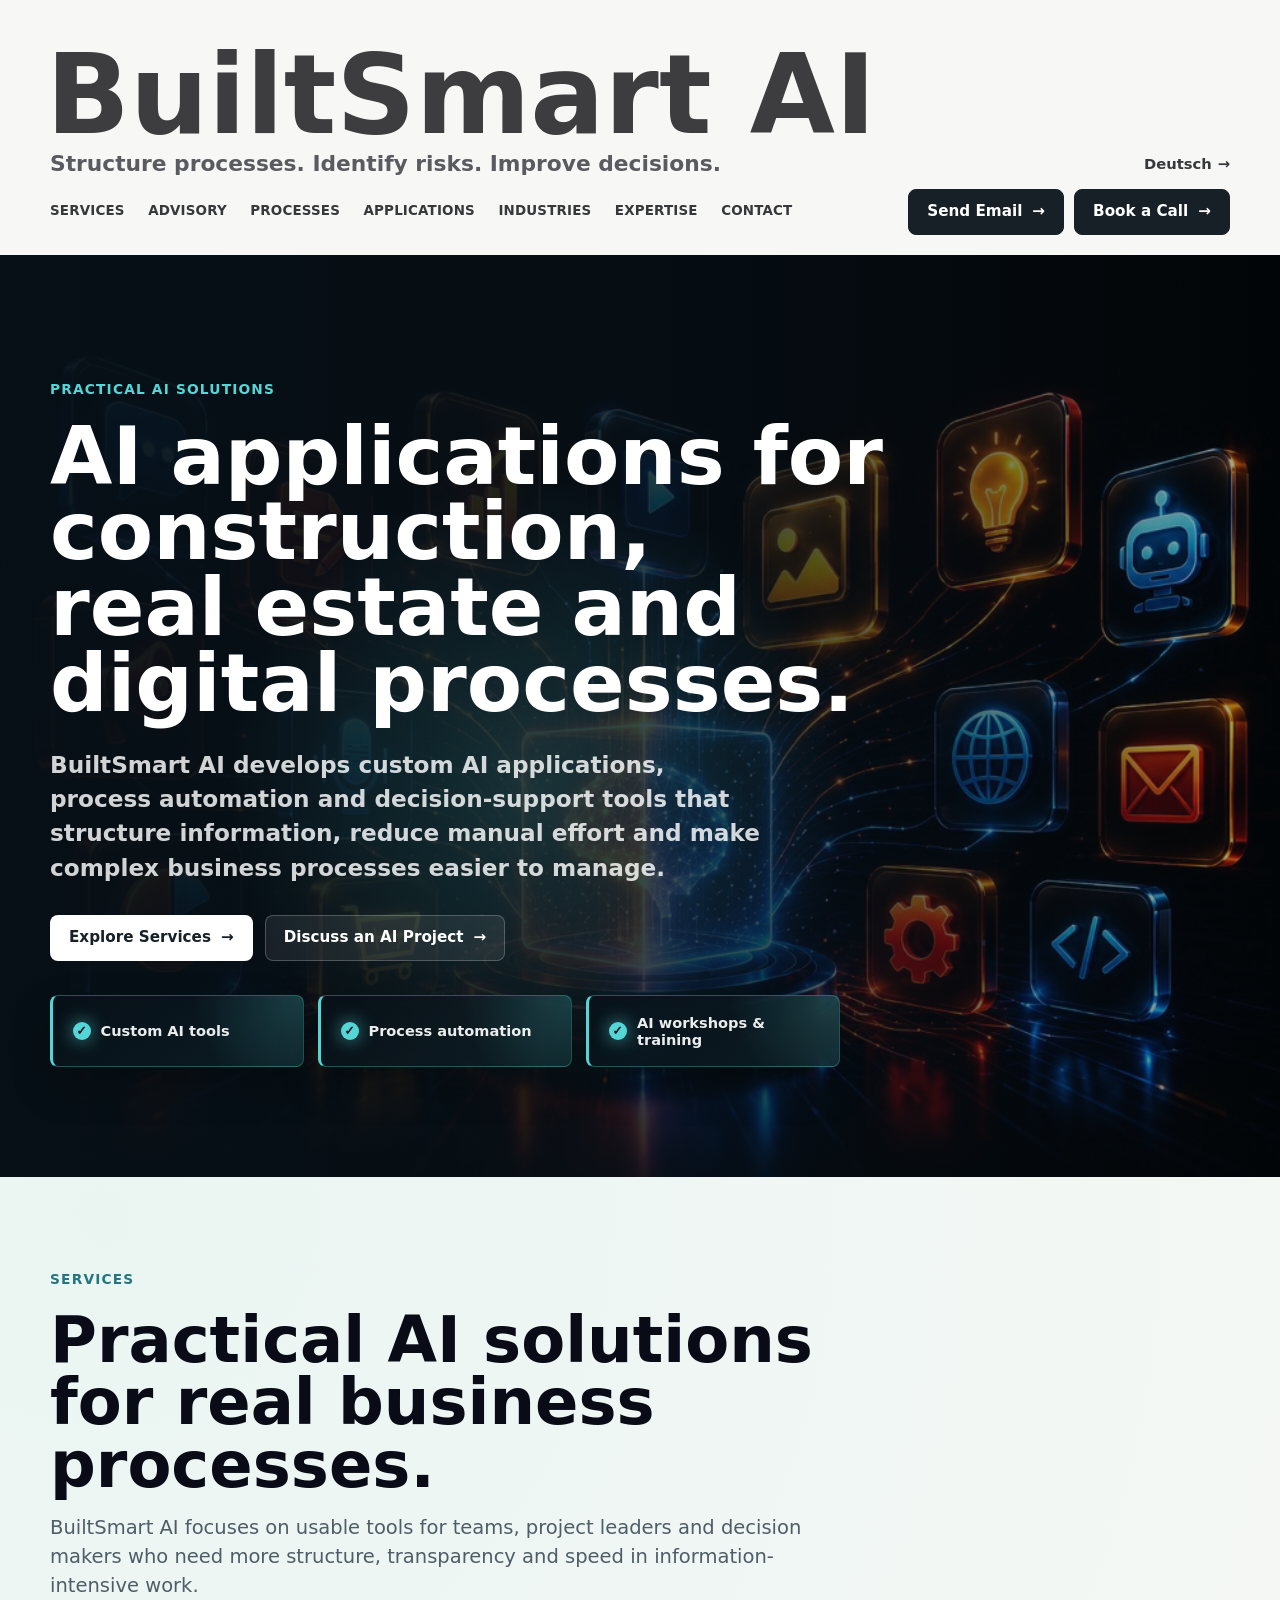
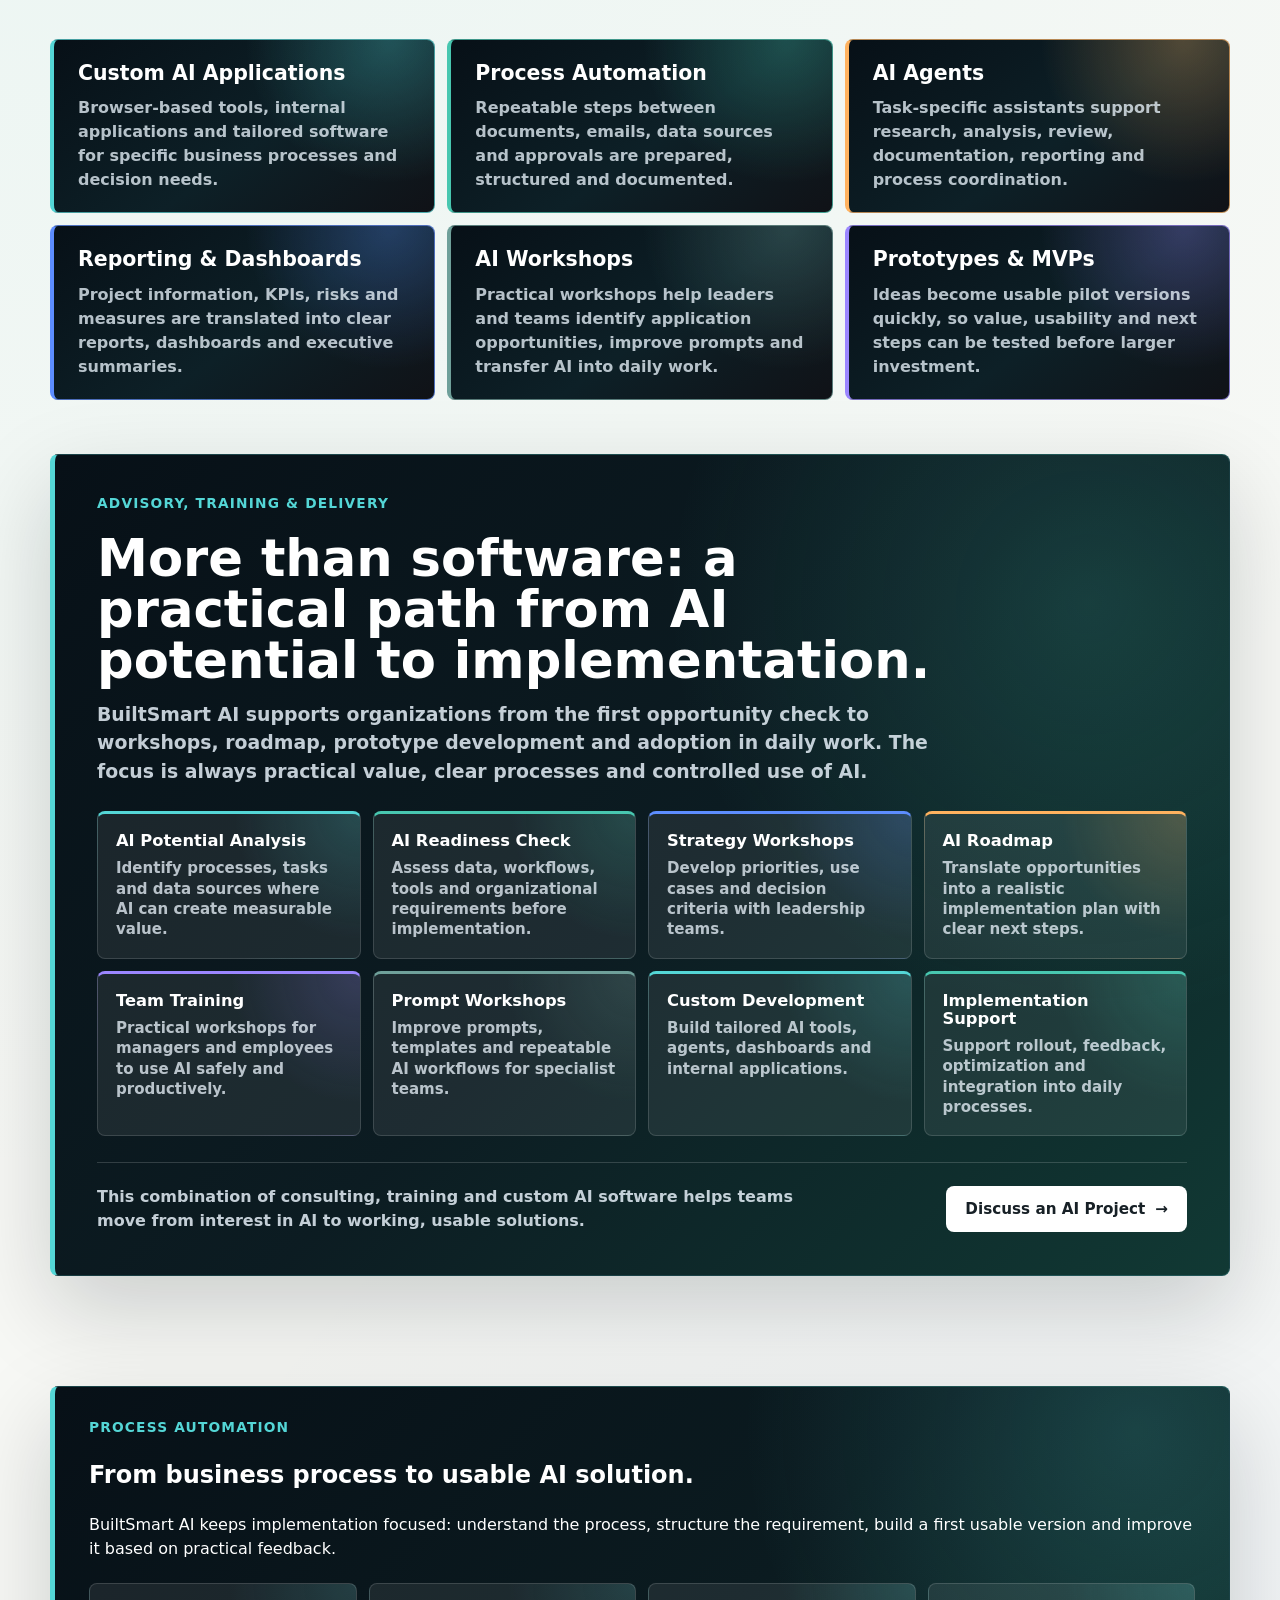
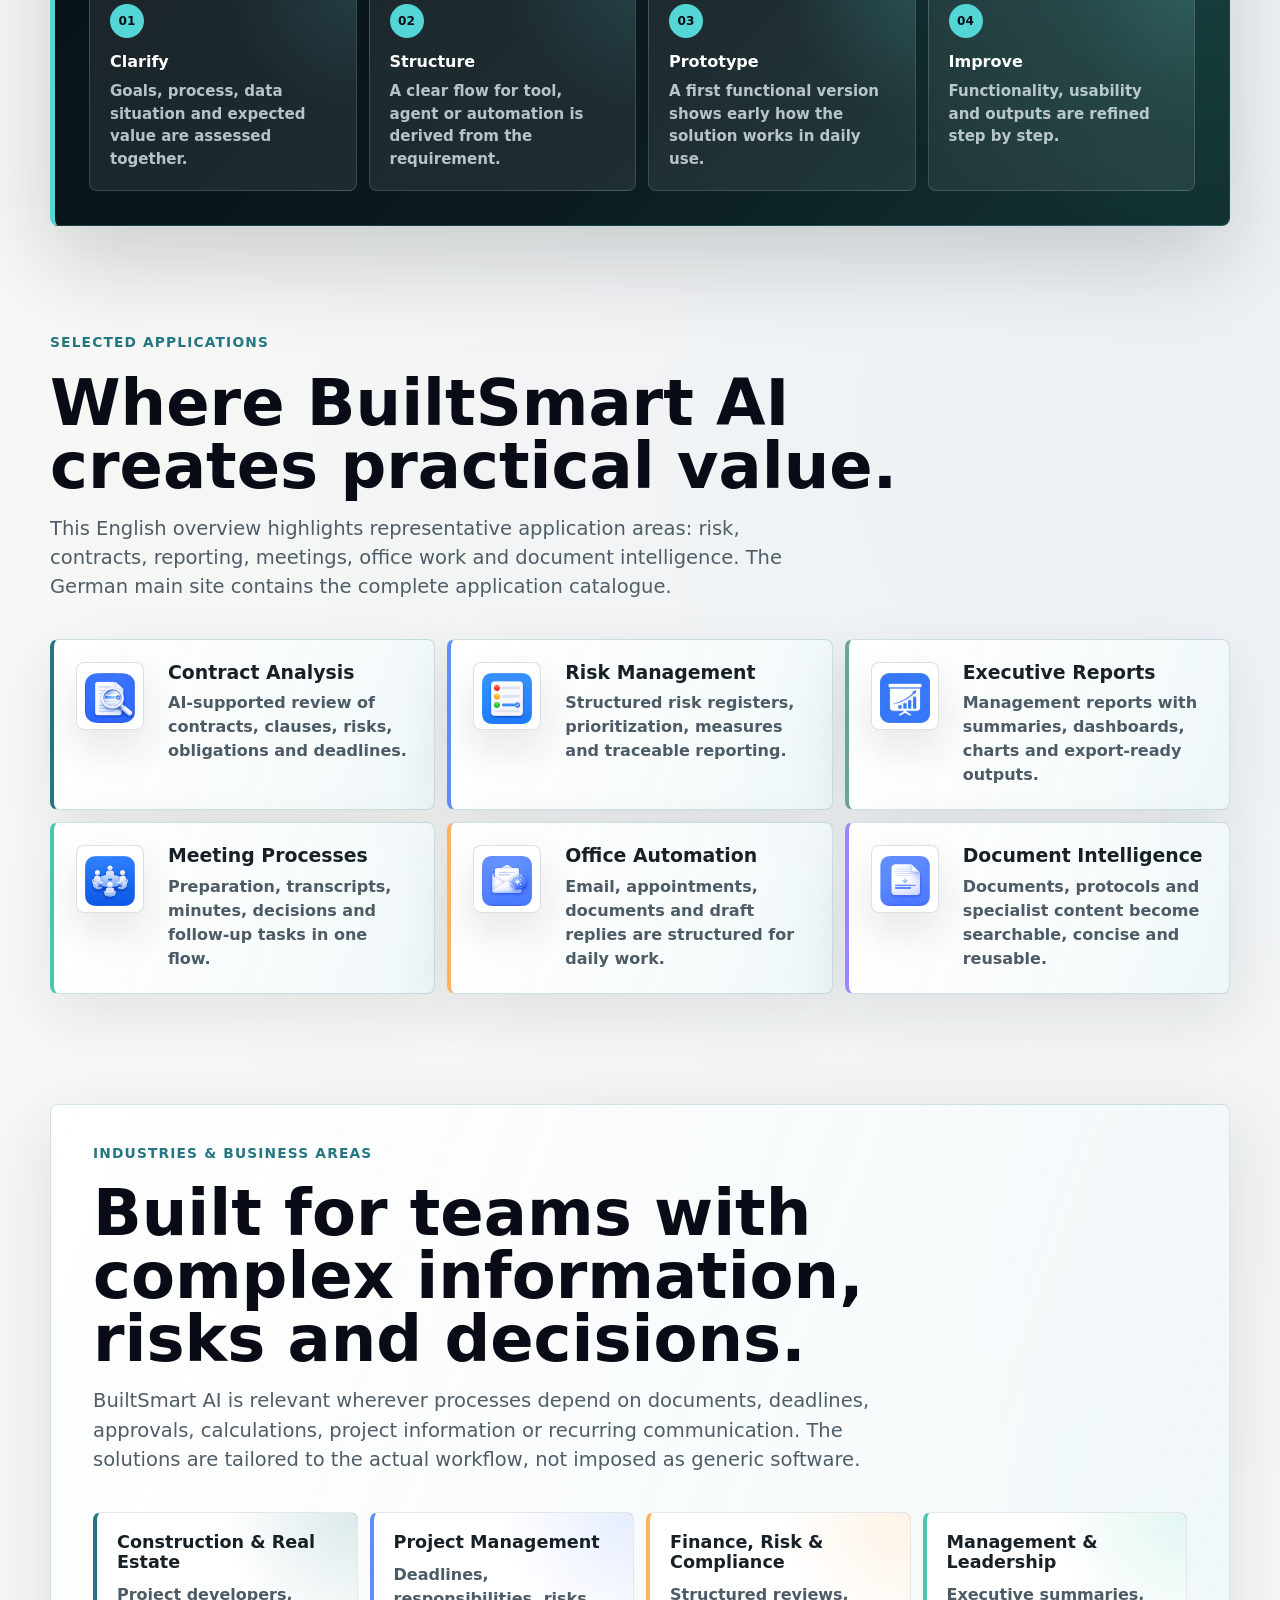
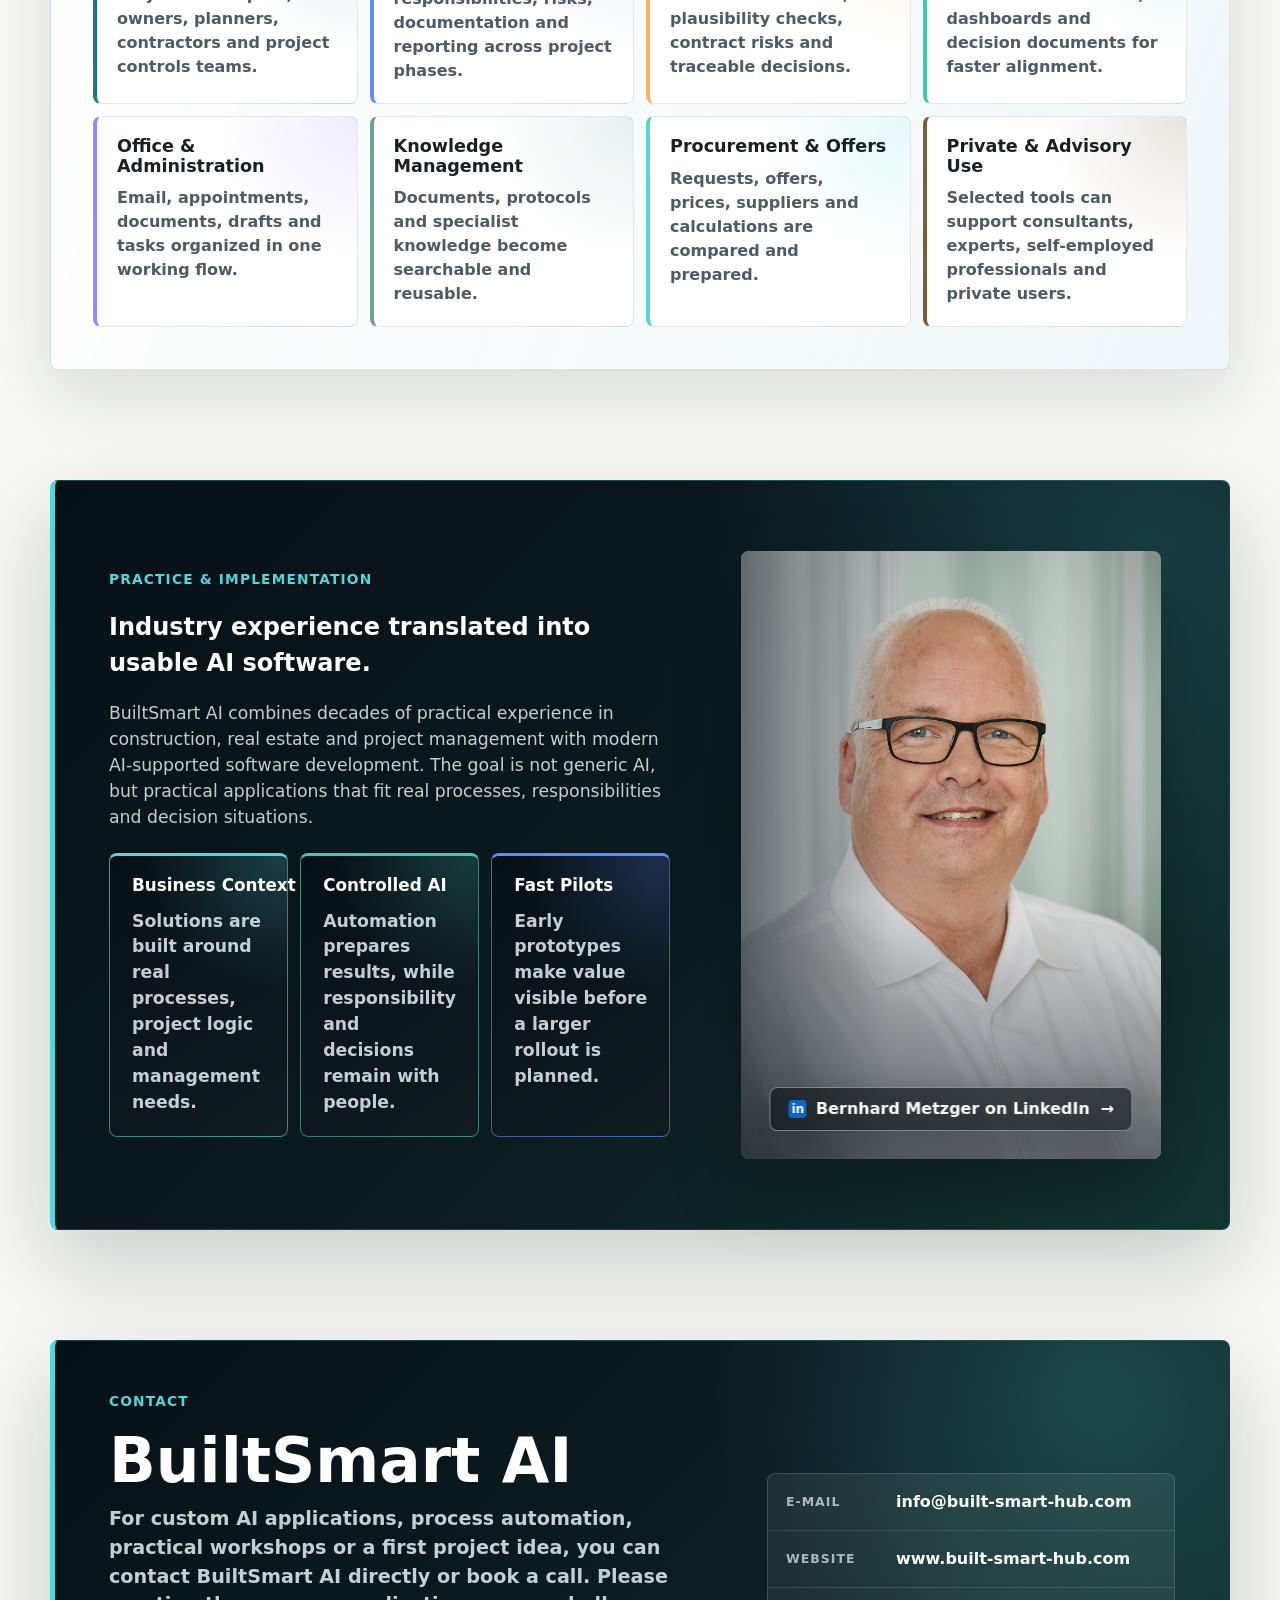
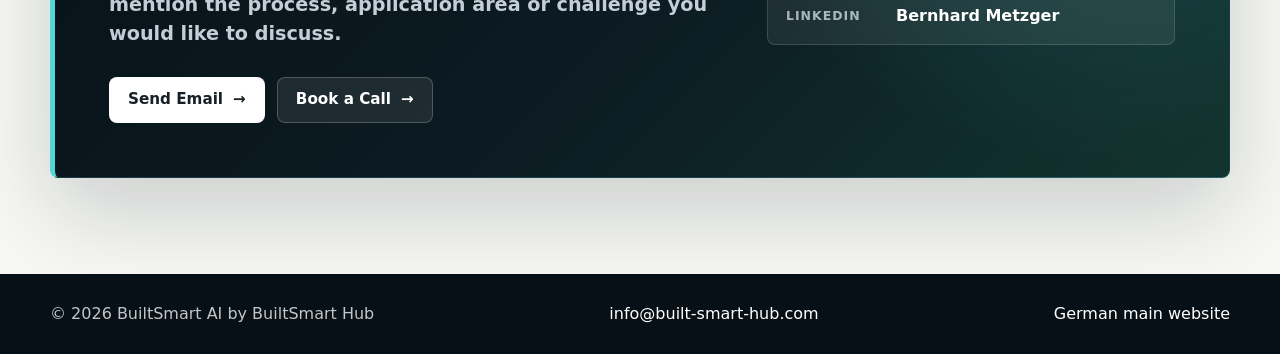
<file: en/index.html>
<!doctype html>
<html lang="en">
  <head>
    <meta charset="utf-8">
    <meta name="viewport" content="width=device-width, initial-scale=1">
    <title>BuiltSmart AI | AI Applications, Automation &amp; Process Optimization</title>
    <meta name="description" content="BuiltSmart AI develops practical AI applications, process automation and custom software for construction, real estate and digital business processes.">
    <meta name="robots" content="index, follow">
    <meta name="author" content="BuiltSmart AI">
    <meta name="theme-color" content="#f7f8f5">
    <link rel="canonical" href="https://www.builtsmart-ai.app/en/">
    <link rel="alternate" hreflang="de" href="https://www.builtsmart-ai.app/">
    <link rel="alternate" hreflang="en" href="https://www.builtsmart-ai.app/en/">
    <link rel="alternate" hreflang="x-default" href="https://www.builtsmart-ai.app/">
    <link rel="preload" href="../assets/hero/builtsmart-ai-hero.jpeg" as="image" fetchpriority="high">
    <link rel="icon" href="../assets/favicon/favicon.svg" type="image/svg+xml">
    <meta property="og:type" content="website">
    <meta property="og:locale" content="en_US">
    <meta property="og:site_name" content="BuiltSmart AI">
    <meta property="og:title" content="BuiltSmart AI | AI Applications, Automation &amp; Process Optimization">
    <meta property="og:description" content="Practical AI applications, process automation and custom software for construction, real estate and digital business processes.">
    <meta property="og:url" content="https://www.builtsmart-ai.app/en/">
    <meta property="og:image" content="https://www.builtsmart-ai.app/assets/social/builtsmart-ai-social.png">
    <meta name="twitter:card" content="summary_large_image">
    <meta name="twitter:title" content="BuiltSmart AI | AI Applications, Automation &amp; Process Optimization">
    <meta name="twitter:description" content="Practical AI applications, process automation and custom software for construction, real estate and digital business processes.">
    <meta name="twitter:image" content="https://www.builtsmart-ai.app/assets/social/builtsmart-ai-social.png">
    <script type="application/ld+json">
      {
        "@context": "https://schema.org",
        "@type": "WebPage",
        "name": "BuiltSmart AI | AI Applications, Automation & Process Optimization",
        "url": "https://www.builtsmart-ai.app/en/",
        "inLanguage": "en",
        "isPartOf": {
          "@type": "WebSite",
          "name": "BuiltSmart AI",
          "url": "https://www.builtsmart-ai.app/"
        },
        "about": {
          "@type": "Organization",
          "name": "BuiltSmart AI",
          "url": "https://www.builtsmart-ai.app/",
          "email": "info@built-smart-hub.com",
          "founder": {
            "@type": "Person",
            "name": "Bernhard Metzger",
            "url": "https://www.linkedin.com/in/bernhard-metzger-8376539a"
          }
        },
        "description": "BuiltSmart AI develops practical AI applications, process automation and custom software for construction, real estate and digital business processes."
      }
    </script>
    <style>
      :root {
        color-scheme: light;
        --bg: #f7f8f5;
        --ink: #172026;
        --muted: #56616b;
        --line: rgba(23, 32, 38, 0.14);
        --teal: #54d6d6;
        --teal-dark: #247780;
        --eyebrow: #247780;
        --green: #48c7b0;
        --gold: #ffb25f;
        --blue: #5d8dff;
        --violet: #9b86ff;
        --dark: #071017;
        --dark-2: #102027;
        --shadow: 0 24px 70px rgba(23, 32, 38, 0.12);
        --shadow-strong: 0 34px 90px rgba(7, 16, 23, 0.18);
        --radius: 8px;
        --max: 1180px;
      }

      * {
        box-sizing: border-box;
      }

      html {
        scroll-behavior: smooth;
      }

      body {
        margin: 0;
        color: var(--ink);
        background:
          radial-gradient(circle at 8% 18%, rgba(84, 214, 214, 0.08), transparent 28%),
          radial-gradient(circle at 92% 54%, rgba(93, 141, 255, 0.07), transparent 30%),
          var(--bg);
        font-family: Inter, ui-sans-serif, system-ui, -apple-system, BlinkMacSystemFont, "Segoe UI", sans-serif;
        line-height: 1.5;
        text-rendering: optimizeLegibility;
      }

      img {
        max-width: 100%;
        display: block;
      }

      a {
        color: inherit;
      }

      .site-header {
        position: relative;
        z-index: 20;
        width: 100%;
        background: #f7f8f5;
      }

      .site-header__inner {
        width: min(100% - 48px, var(--max));
        min-height: 232px;
        margin: 0 auto;
        display: grid;
        grid-template-columns: minmax(0, 1fr) auto;
        grid-template-rows: auto auto auto;
        gap: 0 28px;
        align-items: start;
        padding: clamp(26px, 4vw, 46px) 0 20px;
      }

      .brand {
        display: inline-flex;
        grid-column: 1;
        grid-row: 1;
        width: fit-content;
        min-width: 0;
        align-items: center;
        gap: 0;
        color: inherit;
        text-decoration: none;
        font-weight: 880;
        letter-spacing: 0;
        transform: translateX(-4px);
      }

      .brand-mark {
        display: none;
      }

      .brand-name {
        color: #3d3d3f;
        font-size: clamp(4.6rem, 8.6vw, 7.1rem);
        line-height: 0.9;
        white-space: normal;
      }

      .site-tagline {
        grid-column: 1 / -1;
        grid-row: 2;
        margin: 6px 0 0;
        color: #5a5b60;
        font-size: clamp(1.08rem, 1.72vw, 1.36rem);
        line-height: 1.18;
        font-weight: 560;
        letter-spacing: 0;
        white-space: nowrap;
        display: flex;
        align-items: center;
        justify-content: space-between;
        gap: 24px;
      }

      .language-inline {
        display: inline-flex;
        align-items: center;
        min-height: 1.4em;
        gap: 6px;
        color: #36383b;
        font-size: 0.92rem;
        font-weight: 560;
        line-height: 1;
        text-decoration: none;
        white-space: nowrap;
        transition: color 160ms ease, opacity 160ms ease;
      }

      .language-inline:hover,
      .language-inline:focus-visible {
        color: var(--teal-dark);
        opacity: 0.9;
        outline: none;
      }

      .site-nav {
        display: flex;
        grid-column: 1;
        grid-row: 3;
        width: min(100%, clamp(720px, 58vw, 830px));
        align-items: center;
        justify-content: space-between;
        gap: clamp(10px, 1.1vw, 16px);
        margin-top: 18px;
      }

      .site-nav a {
        position: relative;
        display: inline-flex;
        align-items: center;
        color: #36383b;
        font-size: 0.84rem;
        line-height: 1;
        font-weight: 720;
        letter-spacing: 0.012em;
        padding: 9px 0;
        white-space: nowrap;
        text-transform: uppercase;
        text-decoration: none;
        transition: color 160ms ease, opacity 160ms ease;
      }

      .site-nav a::after {
        display: none;
      }

      .site-nav a:hover,
      .site-nav a:focus-visible {
        color: var(--ink);
        opacity: 0.78;
        outline: none;
      }

      .site-nav a,
      .lang-link,
      .language-inline {
        text-decoration: none;
      }

      .header-actions {
        display: flex;
        grid-column: 2;
        grid-row: 3;
        min-width: 0;
        margin-top: 12px;
        padding-top: 0;
        gap: 10px;
        align-items: center;
        justify-content: flex-end;
      }

      .lang-link {
        min-height: 46px;
        display: inline-flex;
        align-items: center;
        justify-content: center;
        padding: 0 16px;
        color: #172026;
        background: #ffffff;
        border: 1px solid rgba(23, 32, 38, 0.16);
        border-radius: var(--radius);
        font-size: 0.86rem;
        font-weight: 850;
      }

      .button {
        min-height: 46px;
        display: inline-flex;
        align-items: center;
        justify-content: center;
        gap: 10px;
        padding: 0 18px;
        color: #172026;
        background: #ffffff;
        border: 1px solid transparent;
        border-radius: var(--radius);
        font-size: 0.95rem;
        font-weight: 880;
        line-height: 1;
        text-decoration: none;
        transition: transform 170ms ease, border-color 170ms ease, background 170ms ease;
      }

      .button:hover,
      .button:focus-visible {
        transform: translateY(-2px);
        outline: none;
      }

      .button-dark {
        color: #ffffff;
        background: #172026;
        border-color: #172026;
      }

      .button-outline {
        color: #ffffff;
        background: rgba(255, 255, 255, 0.08);
        border-color: rgba(255, 255, 255, 0.22);
      }

      .hero {
        color: #ffffff;
        background:
          radial-gradient(circle at 42% 58%, rgba(84, 214, 214, 0.18), transparent 34%),
          linear-gradient(90deg, rgba(7, 16, 23, 0.97) 0%, rgba(7, 16, 23, 0.88) 45%, rgba(7, 16, 23, 0.32) 100%),
          url("../assets/hero/builtsmart-ai-hero.jpeg") center / cover no-repeat;
      }

      .hero-inner {
        width: min(100% - 48px, var(--max));
        min-height: min(760px, calc(100vh - 74px));
        margin: 0 auto;
        display: grid;
        align-items: center;
        padding: clamp(76px, 10vw, 128px) 0 clamp(70px, 9vw, 110px);
      }

      .hero-copy {
        max-width: 1040px;
      }

      .eyebrow {
        margin: 0 0 22px;
        color: var(--eyebrow);
        font-size: 0.86rem;
        font-weight: 860;
        letter-spacing: 0.085em;
        line-height: 1;
        text-transform: uppercase;
      }

      .hero .eyebrow,
      .dark-panel .eyebrow,
      .offer-panel .eyebrow {
        color: var(--teal);
      }

      h1,
      h2,
      h3,
      p {
        margin-top: 0;
      }

      h1 {
        margin-bottom: 26px;
        font-size: clamp(3.2rem, 6.3vw, 5.7rem);
        line-height: 0.94;
        letter-spacing: 0;
      }

      h1 span {
        display: block;
        white-space: nowrap;
      }

      .hero-lead {
        max-width: 720px;
        color: rgba(255, 255, 255, 0.82);
        font-size: clamp(1.16rem, 2vw, 1.45rem);
        font-weight: 620;
        line-height: 1.48;
      }

      .hero-actions {
        display: flex;
        flex-wrap: wrap;
        gap: 12px;
        margin-top: 30px;
      }

      .hero-proof {
        display: grid;
        grid-template-columns: repeat(3, minmax(0, 1fr));
        gap: 14px;
        max-width: 790px;
        margin-top: 34px;
      }

      .hero-proof span {
        position: relative;
        min-height: 72px;
        display: flex;
        align-items: center;
        padding: 16px 18px 16px 20px;
        color: rgba(255, 255, 255, 0.92);
        background:
          radial-gradient(circle at 100% 0%, rgba(84, 214, 214, 0.2), transparent 42%),
          linear-gradient(145deg, rgba(7, 16, 23, 0.82) 0%, rgba(15, 35, 42, 0.7) 100%);
        border: 1px solid rgba(84, 214, 214, 0.34);
        border-left: 3px solid var(--teal);
        border-radius: var(--radius);
        box-shadow: 0 18px 40px rgba(0, 0, 0, 0.24);
        font-size: 0.91rem;
        font-weight: 830;
        line-height: 1.2;
        backdrop-filter: blur(12px);
      }

      .hero-proof span::before {
        content: "✓";
        width: 18px;
        height: 18px;
        display: inline-grid;
        place-items: center;
        flex: 0 0 auto;
        margin-right: 10px;
        color: #071017;
        background: var(--teal);
        border-radius: 999px;
        font-size: 0.78rem;
        font-weight: 950;
        box-shadow: 0 0 18px rgba(84, 214, 214, 0.72);
      }

      main {
        width: min(100% - 48px, var(--max));
        margin: 0 auto;
        padding: clamp(56px, 8vw, 96px) 0;
      }

      section + section {
        margin-top: clamp(70px, 9vw, 110px);
      }

      .section-heading {
        max-width: 880px;
        margin-bottom: clamp(24px, 4vw, 38px);
      }

      .section-heading .eyebrow,
      .dark-panel > .eyebrow,
      .expertise-copy > .eyebrow {
        margin-bottom: 22px;
      }

      .section-heading h2 {
        margin-bottom: 16px;
        color: #090b16;
        font-size: clamp(2.4rem, 5vw, 4.6rem);
        line-height: 0.98;
        letter-spacing: 0;
      }

      .section-heading p {
        max-width: 780px;
        color: #4f5d68;
        font-size: clamp(1.05rem, 1.6vw, 1.22rem);
      }

      .dark-panel {
        padding: clamp(24px, 3vw, 34px);
        color: #ffffff;
        background:
          radial-gradient(circle at 92% 10%, rgba(84, 214, 214, 0.18), transparent 34%),
          linear-gradient(135deg, #071017 0%, #0b1b20 56%, #123430 100%);
        border: 1px solid rgba(84, 214, 214, 0.24);
        border-left: 5px solid var(--teal);
        border-radius: var(--radius);
        box-shadow: var(--shadow-strong);
      }

      .dark-panel h2,
      .dark-panel h3 {
        color: #ffffff;
      }

      .service-grid,
      .use-case-grid,
      .industry-grid,
      .trust-grid,
      .offer-grid {
        display: grid;
        grid-template-columns: repeat(3, minmax(0, 1fr));
        gap: 12px;
      }

      .service-card,
      .use-case-card,
      .industry-card,
      .trust-card,
      .offer-card {
        min-width: 0;
        border-radius: var(--radius);
      }

      .service-card {
        padding: 22px 24px 20px;
        min-height: 164px;
        color: #ffffff;
        background:
          radial-gradient(circle at 88% 0%, color-mix(in srgb, var(--accent) 28%, transparent), transparent 38%),
          linear-gradient(145deg, #071017 0%, #0d2027 56%, #101217 100%);
        border: 1px solid color-mix(in srgb, var(--accent) 64%, rgba(255, 255, 255, 0.16));
        border-left: 4px solid var(--accent);
      }

      .service-card:nth-child(1) { --accent: var(--teal); }
      .service-card:nth-child(2) { --accent: var(--green); }
      .service-card:nth-child(3) { --accent: var(--gold); }
      .service-card:nth-child(4) { --accent: var(--blue); }
      .service-card:nth-child(5) { --accent: #6fa09a; }
      .service-card:nth-child(6) { --accent: var(--violet); }

      .service-card h3 {
        margin-bottom: 12px;
        font-size: 1.28rem;
        line-height: 1.1;
      }

      .service-card p,
      .trust-card p {
        margin-bottom: 0;
        color: rgba(237, 247, 255, 0.76);
        font-weight: 610;
      }

      .use-case-card {
        display: grid;
        grid-template-columns: 74px 1fr;
        gap: 18px;
        align-items: start;
        min-height: 158px;
        padding: 22px;
        background:
          linear-gradient(110deg, rgba(255, 255, 255, 0.94) 0%, rgba(247, 251, 251, 0.98) 64%, rgba(237, 246, 250, 0.88) 100%);
        border: 1px solid rgba(36, 119, 128, 0.22);
        border-left: 4px solid var(--accent);
        box-shadow: 0 20px 58px rgba(23, 32, 38, 0.09);
      }

      .use-case-card:nth-child(1) { --accent: var(--teal-dark); }
      .use-case-card:nth-child(2) { --accent: var(--blue); }
      .use-case-card:nth-child(3) { --accent: #6fa09a; }
      .use-case-card:nth-child(4) { --accent: var(--green); }
      .use-case-card:nth-child(5) { --accent: var(--gold); }
      .use-case-card:nth-child(6) { --accent: var(--violet); }

      .app-icon {
        width: 68px;
        height: 68px;
        display: grid;
        place-items: center;
        padding: 8px;
        background: rgba(255, 255, 255, 0.72);
        border: 1px solid rgba(23, 32, 38, 0.14);
        border-radius: var(--radius);
        box-shadow: 0 18px 38px rgba(23, 32, 38, 0.1);
      }

      .app-icon img {
        width: 54px;
        height: 54px;
        object-fit: contain;
        border-radius: 8px;
      }

      .use-case-card h3 {
        margin-bottom: 8px;
        color: #172026;
        font-size: 1.18rem;
        line-height: 1.12;
      }

      .use-case-card p {
        margin-bottom: 0;
        color: #4d5b66;
        font-weight: 600;
      }

      .industry-section {
        padding: clamp(28px, 4vw, 42px);
        background:
          linear-gradient(110deg, rgba(255, 255, 255, 0.88) 0%, rgba(247, 251, 251, 0.94) 58%, rgba(237, 246, 250, 0.84) 100%);
        border: 1px solid rgba(36, 119, 128, 0.18);
        border-radius: var(--radius);
        box-shadow: var(--shadow);
      }

      .industry-grid {
        grid-template-columns: repeat(4, minmax(0, 1fr));
      }

      .industry-card {
        min-height: 168px;
        padding: 20px;
        background:
          radial-gradient(circle at 100% 0%, color-mix(in srgb, var(--accent) 16%, transparent), transparent 42%),
          #ffffff;
        border: 1px solid rgba(23, 32, 38, 0.11);
        border-left: 4px solid var(--accent);
      }

      .industry-card:nth-child(1) { --accent: var(--teal-dark); }
      .industry-card:nth-child(2) { --accent: var(--blue); }
      .industry-card:nth-child(3) { --accent: var(--gold); }
      .industry-card:nth-child(4) { --accent: var(--green); }
      .industry-card:nth-child(5) { --accent: var(--violet); }
      .industry-card:nth-child(6) { --accent: #6fa09a; }
      .industry-card:nth-child(7) { --accent: var(--teal); }
      .industry-card:nth-child(8) { --accent: #7a5f3f; }

      .industry-card h3 {
        margin-bottom: 10px;
        color: #172026;
        font-size: 1.1rem;
        line-height: 1.12;
      }

      .industry-card p {
        margin-bottom: 0;
        color: #4d5b66;
        font-weight: 600;
      }

      .trust-grid {
        margin-top: 22px;
        grid-template-columns: repeat(3, minmax(170px, 1fr));
      }

      .trust-card {
        min-height: 170px;
        padding: 20px 22px;
        color: #ffffff;
        background:
          radial-gradient(circle at 95% 0%, color-mix(in srgb, var(--accent) 22%, transparent), transparent 40%),
          linear-gradient(145deg, #071017 0%, #101b20 100%);
        border: 1px solid color-mix(in srgb, var(--accent) 48%, rgba(255, 255, 255, 0.14));
        border-top: 3px solid var(--accent);
      }

      .trust-card:nth-child(1) { --accent: var(--teal); }
      .trust-card:nth-child(2) { --accent: var(--green); }
      .trust-card:nth-child(3) { --accent: var(--blue); }

      .trust-card h3 {
        margin-bottom: 14px;
        font-size: 1.05rem;
        line-height: 1.12;
        white-space: nowrap;
      }

      .process-band {
        display: grid;
        grid-template-columns: repeat(4, minmax(0, 1fr));
        gap: 12px;
        margin-top: 22px;
      }

      .process-step {
        padding: 20px;
        background:
          radial-gradient(circle at 100% 0%, rgba(84, 214, 214, 0.13), transparent 38%),
          rgba(255, 255, 255, 0.08);
        border: 1px solid rgba(255, 255, 255, 0.14);
        border-radius: var(--radius);
      }

      .process-step span {
        width: 34px;
        height: 34px;
        display: inline-grid;
        place-items: center;
        margin-bottom: 12px;
        color: #071017;
        background: var(--teal);
        border-radius: 999px;
        font-size: 0.76rem;
        font-weight: 900;
      }

      .process-step strong {
        display: block;
        margin-bottom: 6px;
        color: #ffffff;
      }

      .process-step p {
        margin-bottom: 0;
        color: rgba(237, 247, 255, 0.74);
        font-size: 0.94rem;
        font-weight: 610;
      }

      .offer-panel {
        margin-top: clamp(30px, 5vw, 54px);
        padding: clamp(28px, 4vw, 42px);
        color: #ffffff;
        background:
          radial-gradient(circle at 88% 18%, rgba(72, 199, 176, 0.18), transparent 34%),
          linear-gradient(135deg, #071017 0%, #0c1c22 52%, #113934 100%);
        border: 1px solid rgba(84, 214, 214, 0.22);
        border-left: 5px solid var(--teal);
        border-radius: var(--radius);
        box-shadow: var(--shadow-strong);
      }

      .offer-panel h2 {
        max-width: 850px;
        margin-bottom: 14px;
        color: #ffffff;
        font-size: clamp(2rem, 4vw, 3.55rem);
        line-height: 1;
      }

      .offer-panel > p {
        max-width: 840px;
        color: rgba(237, 247, 255, 0.82);
        font-size: clamp(1.02rem, 1.5vw, 1.18rem);
        font-weight: 620;
      }

      .offer-grid {
        margin-top: 26px;
        grid-template-columns: repeat(4, minmax(0, 1fr));
      }

      .offer-card {
        padding: 18px;
        min-height: 142px;
        background:
          radial-gradient(circle at 100% 0%, color-mix(in srgb, var(--accent) 20%, transparent), transparent 42%),
          rgba(255, 255, 255, 0.075);
        border: 1px solid rgba(255, 255, 255, 0.14);
        border-top: 3px solid var(--accent);
      }

      .offer-card:nth-child(1) { --accent: var(--teal); }
      .offer-card:nth-child(2) { --accent: var(--green); }
      .offer-card:nth-child(3) { --accent: var(--blue); }
      .offer-card:nth-child(4) { --accent: var(--gold); }
      .offer-card:nth-child(5) { --accent: var(--violet); }
      .offer-card:nth-child(6) { --accent: #6fa09a; }
      .offer-card:nth-child(7) { --accent: var(--teal); }
      .offer-card:nth-child(8) { --accent: var(--green); }

      .offer-card strong {
        display: block;
        margin-bottom: 8px;
        color: #ffffff;
        font-size: 1.02rem;
        line-height: 1.12;
      }

      .offer-card span {
        display: block;
        color: rgba(237, 247, 255, 0.75);
        font-size: 0.94rem;
        font-weight: 610;
        line-height: 1.35;
      }

      .offer-note {
        display: flex;
        flex-wrap: wrap;
        gap: 14px;
        align-items: center;
        justify-content: space-between;
        margin-top: 26px;
        padding-top: 22px;
        border-top: 1px solid rgba(255, 255, 255, 0.16);
      }

      .offer-note p {
        max-width: 720px;
        margin: 0;
        color: rgba(237, 247, 255, 0.82);
        font-weight: 640;
      }

      .expertise {
        display: grid;
        grid-template-columns: minmax(0, 1.08fr) minmax(360px, 0.86fr);
        gap: clamp(28px, 4.5vw, 58px);
        align-items: center;
        padding: clamp(32px, 5vw, 54px);
      }

      .expertise-copy {
        min-width: 0;
      }

      .expertise-copy p {
        color: rgba(237, 247, 255, 0.82);
        font-size: 1.08rem;
      }

      .portrait-card {
        position: relative;
        width: min(100%, 420px);
        min-height: 560px;
        justify-self: center;
        overflow: hidden;
        border-radius: var(--radius);
        background: #0b1117;
        box-shadow: 0 28px 70px rgba(0, 0, 0, 0.26);
      }

      .portrait-card img {
        width: 100%;
        height: 100%;
        object-fit: cover;
        object-position: 51% 16%;
      }

      .portrait-card::after {
        content: "";
        position: absolute;
        inset: 0;
        background:
          linear-gradient(90deg, rgba(7, 16, 23, 0.58) 0%, rgba(7, 16, 23, 0.1) 36%, rgba(7, 16, 23, 0) 66%),
          linear-gradient(0deg, rgba(7, 16, 23, 0.58), transparent 42%);
      }

      .portrait-caption {
        position: absolute;
        left: 50%;
        bottom: clamp(18px, 2.6vw, 28px);
        z-index: 1;
        transform: translateX(-50%);
      }

      .portrait-caption a {
        min-width: 300px;
        min-height: 44px;
        display: inline-flex;
        align-items: center;
        justify-content: center;
        gap: 10px;
        padding: 0 18px;
        color: #ffffff;
        background: rgba(5, 9, 14, 0.58);
        border: 1px solid rgba(255, 255, 255, 0.42);
        border-radius: var(--radius);
        box-shadow: 0 16px 38px rgba(0, 0, 0, 0.28);
        font-weight: 850;
        line-height: 1;
        text-align: center;
        text-decoration: none;
        white-space: nowrap;
        backdrop-filter: blur(10px);
      }

      .portrait-caption a:hover,
      .portrait-caption a:focus-visible {
        background: rgba(5, 9, 14, 0.78);
        border-color: rgba(84, 214, 214, 0.55);
        outline: none;
      }

      .linkedin-mark {
        width: 18px;
        height: 18px;
        display: inline-grid;
        place-items: center;
        flex: 0 0 auto;
        color: #ffffff;
        background: #0a66c2;
        border-radius: 4px;
        font-size: 0.75rem;
        font-weight: 900;
        line-height: 1;
      }

      .contact-card {
        display: grid;
        grid-template-columns: minmax(0, 1.08fr) minmax(300px, 0.72fr);
        gap: clamp(24px, 4vw, 46px);
        align-items: stretch;
        padding: clamp(30px, 5vw, 54px);
        color: #ffffff;
        background:
          radial-gradient(circle at 88% 10%, rgba(84, 214, 214, 0.2), transparent 34%),
          linear-gradient(135deg, #071017 0%, #0c1c22 54%, #123430 100%);
        border: 1px solid rgba(84, 214, 214, 0.22);
        border-left: 5px solid var(--teal);
        border-radius: var(--radius);
        box-shadow: var(--shadow-strong);
      }

      .contact-card h2 {
        margin-bottom: 14px;
        color: #ffffff;
        font-size: clamp(2.3rem, 4.8vw, 4.2rem);
        line-height: 0.98;
      }

      .contact-card p {
        max-width: 740px;
        color: rgba(237, 247, 255, 0.82);
        font-size: clamp(1.04rem, 1.55vw, 1.2rem);
        font-weight: 620;
      }

      .contact-details {
        display: grid;
        gap: 0;
        align-self: center;
        background: rgba(255, 255, 255, 0.07);
        border: 1px solid rgba(255, 255, 255, 0.14);
        border-radius: var(--radius);
      }

      .contact-row {
        display: grid;
        grid-template-columns: 92px 1fr;
        gap: 18px;
        align-items: center;
        padding: 16px 18px;
        border-bottom: 1px solid rgba(255, 255, 255, 0.12);
      }

      .contact-row:last-child {
        border-bottom: 0;
      }

      .contact-row span {
        color: rgba(237, 247, 255, 0.68);
        font-size: 0.78rem;
        font-weight: 850;
        letter-spacing: 0.08em;
        text-transform: uppercase;
      }

      .contact-row a {
        color: #ffffff;
        font-weight: 830;
        text-decoration: none;
      }

      .contact-actions {
        display: flex;
        flex-wrap: wrap;
        gap: 12px;
        margin-top: 28px;
      }

      .hero .eyebrow,
      .section-heading .eyebrow,
      .dark-panel .eyebrow,
      .offer-panel .eyebrow,
      .expertise-copy .eyebrow,
      .contact-card .eyebrow {
        margin: 0 0 22px;
        font-size: 0.86rem;
        font-weight: 860;
        letter-spacing: 0.085em;
        line-height: 1;
        text-transform: uppercase;
      }

      .section-heading .eyebrow {
        color: var(--eyebrow);
      }

      .hero .eyebrow,
      .dark-panel .eyebrow,
      .offer-panel .eyebrow,
      .contact-card .eyebrow {
        color: var(--teal);
      }

      .site-footer {
        color: rgba(255, 255, 255, 0.76);
        background: #071017;
      }

      .site-footer__inner {
        width: min(100% - 40px, var(--max));
        margin: 0 auto;
        display: flex;
        flex-wrap: wrap;
        gap: 20px;
        align-items: center;
        justify-content: space-between;
        padding: 28px 0;
      }

      .site-footer a {
        color: #ffffff;
        font-weight: 400;
        text-decoration: none;
      }

      @media (max-width: 980px) {
        .site-header__inner {
          min-height: 0;
          grid-template-columns: minmax(0, 1fr);
          gap: 8px;
          padding: 16px 0 8px;
        }

        .site-nav {
          grid-column: 1;
          grid-row: auto;
          width: 100%;
          justify-content: flex-start;
          flex-wrap: wrap;
          margin-top: 4px;
        }

        .site-tagline {
          font-size: 1.08rem;
          line-height: 1.18;
          font-weight: 560;
          white-space: normal;
          align-items: flex-start;
        }

        .brand-name {
          font-size: clamp(2.9rem, 11.2vw, 4.5rem);
          line-height: 0.92;
          white-space: nowrap;
        }

        .header-actions {
          grid-column: 1;
          grid-row: auto;
          justify-content: flex-start;
          flex-wrap: wrap;
          margin-top: 4px;
        }

        .hero-inner {
          min-height: 0;
        }

        .service-grid,
        .use-case-grid,
        .industry-grid,
        .trust-grid,
        .offer-grid,
        .process-band,
        .contact-card,
        .expertise {
          grid-template-columns: repeat(2, minmax(0, 1fr));
        }

        .expertise {
          padding: 28px;
        }

        .portrait-card {
          width: min(100%, 380px);
          min-height: 500px;
        }
      }

      @media (max-width: 720px) {
        .site-header__inner,
        .hero-inner,
        main,
        .site-footer__inner {
          width: min(100% - 24px, var(--max));
        }

        .site-header__inner {
          padding-bottom: 6px;
        }

        .site-nav {
          display: flex;
          gap: 2px 12px;
          padding-bottom: 0;
        }

        .site-nav a {
          font-size: 0.72rem;
          padding: 3px 0;
        }

        .brand-name {
          font-size: clamp(2.8rem, 15.9vw, 3.9rem);
          line-height: 0.92;
          white-space: nowrap;
        }

        .header-actions .button.header-booking-button {
          display: none;
        }

        .header-actions .button.email-action {
          display: none;
        }

        .header-actions {
          display: none;
        }

        .hero {
          background:
            radial-gradient(circle at 35% 48%, rgba(84, 214, 214, 0.18), transparent 42%),
            linear-gradient(90deg, rgba(7, 16, 23, 0.97), rgba(7, 16, 23, 0.8)),
            url("../assets/hero/builtsmart-ai-hero.jpeg") center / cover no-repeat;
        }

        .hero-inner {
          padding: 44px 0 52px;
        }

        .hero .eyebrow {
          display: none;
        }

        h1 {
          font-size: clamp(2.25rem, 10.4vw, 3.4rem);
          line-height: 1.04;
        }

        h1 span {
          white-space: nowrap;
        }

        .section-heading h2 {
          font-size: clamp(2.25rem, 12vw, 3.4rem);
        }

        .service-grid,
        .use-case-grid,
        .industry-grid,
        .trust-grid,
        .offer-grid,
        .process-band,
        .hero-proof,
        .contact-card,
        .expertise {
          grid-template-columns: 1fr;
        }

        .use-case-card {
          grid-template-columns: 62px 1fr;
          gap: 14px;
        }

        .app-icon {
          width: 58px;
          height: 58px;
        }

        .app-icon img {
          width: 46px;
          height: 46px;
        }

        .portrait-card {
          width: min(100%, 340px);
          min-height: 360px;
        }

        .contact-actions .button,
        .hero-actions .button {
          width: 100%;
        }
      }
    </style>
  </head>
  <body>
    <header class="site-header">
      <div class="site-header__inner">
        <a class="brand" href="#top" aria-label="BuiltSmart AI English summary">
          <img class="brand-mark" src="../assets/app-icons-optimized/baurevision-neu.png" alt="">
          <span class="brand-name">BuiltSmart AI</span>
        </a>

        <p class="site-tagline">
          <span>Structure processes. Identify risks. Improve decisions.</span>
          <a class="language-inline" href="../index.html">Deutsch <span aria-hidden="true">→</span></a>
        </p>

        <nav class="site-nav" aria-label="English page navigation">
          <a href="#services">Services</a>
          <a href="#offer-title">Advisory</a>
          <a href="#processes">Processes</a>
          <a href="#applications">Applications</a>
          <a href="#industries-title">Industries</a>
          <a href="#expertise">Expertise</a>
          <a href="#contact">Contact</a>
        </nav>

        <div class="header-actions">
          <a class="button button-dark email-action" href="mailto:info@built-smart-hub.com?subject=BuiltSmart%20AI%20Inquiry" data-email="info@built-smart-hub.com">Send Email <span aria-hidden="true">→</span></a>
          <a class="button button-dark header-booking-button" href="https://booking.builtsmart-ai.app/book?embed=1" target="_blank" rel="noopener noreferrer">Book a Call <span aria-hidden="true">→</span></a>
        </div>
      </div>
    </header>

    <section class="hero" id="top" aria-labelledby="hero-title">
      <div class="hero-inner">
        <div class="hero-copy">
          <p class="eyebrow">Practical AI Solutions</p>
          <h1 id="hero-title">
            <span>AI applications for</span>
            <span>construction,</span>
            <span>real estate and</span>
            <span>digital processes.</span>
          </h1>
          <p class="hero-lead">
            BuiltSmart AI develops custom AI applications, process automation
            and decision-support tools that structure information, reduce
            manual effort and make complex business processes easier to manage.
          </p>
          <div class="hero-actions">
            <a class="button" href="#services">Explore Services <span aria-hidden="true">→</span></a>
            <a class="button button-outline hero-booking-button" href="https://booking.builtsmart-ai.app/book?embed=1" target="_blank" rel="noopener noreferrer">Discuss an AI Project <span aria-hidden="true">→</span></a>
          </div>
          <div class="hero-proof" aria-label="BuiltSmart AI focus areas">
            <span>Custom AI tools</span>
            <span>Process automation</span>
            <span>AI workshops &amp; training</span>
          </div>
        </div>
      </div>
    </section>

    <main>
      <section id="services" aria-labelledby="services-title">
        <div class="section-heading">
          <p class="eyebrow">Services</p>
          <h2 id="services-title">Practical AI solutions for real business processes.</h2>
          <p>
            BuiltSmart AI focuses on usable tools for teams, project leaders
            and decision makers who need more structure, transparency and speed
            in information-intensive work.
          </p>
        </div>

        <div class="service-grid" aria-label="BuiltSmart AI services">
          <article class="service-card">
            <h3>Custom AI Applications</h3>
            <p>Browser-based tools, internal applications and tailored software for specific business processes and decision needs.</p>
          </article>
          <article class="service-card">
            <h3>Process Automation</h3>
            <p>Repeatable steps between documents, emails, data sources and approvals are prepared, structured and documented.</p>
          </article>
          <article class="service-card">
            <h3>AI Agents</h3>
            <p>Task-specific assistants support research, analysis, review, documentation, reporting and process coordination.</p>
          </article>
          <article class="service-card">
            <h3>Reporting &amp; Dashboards</h3>
            <p>Project information, KPIs, risks and measures are translated into clear reports, dashboards and executive summaries.</p>
          </article>
          <article class="service-card">
            <h3>AI Workshops</h3>
            <p>Practical workshops help leaders and teams identify application opportunities, improve prompts and transfer AI into daily work.</p>
          </article>
          <article class="service-card">
            <h3>Prototypes &amp; MVPs</h3>
            <p>Ideas become usable pilot versions quickly, so value, usability and next steps can be tested before larger investment.</p>
          </article>
        </div>

        <div class="offer-panel" aria-labelledby="offer-title">
          <p class="eyebrow">Advisory, Training &amp; Delivery</p>
          <h2 id="offer-title">More than software: a practical path from AI potential to implementation.</h2>
          <p>
            BuiltSmart AI supports organizations from the first opportunity
            check to workshops, roadmap, prototype development and adoption in
            daily work. The focus is always practical value, clear processes
            and controlled use of AI.
          </p>

          <div class="offer-grid" aria-label="Additional BuiltSmart AI offerings">
            <article class="offer-card">
              <strong>AI Potential Analysis</strong>
              <span>Identify processes, tasks and data sources where AI can create measurable value.</span>
            </article>
            <article class="offer-card">
              <strong>AI Readiness Check</strong>
              <span>Assess data, workflows, tools and organizational requirements before implementation.</span>
            </article>
            <article class="offer-card">
              <strong>Strategy Workshops</strong>
              <span>Develop priorities, use cases and decision criteria with leadership teams.</span>
            </article>
            <article class="offer-card">
              <strong>AI Roadmap</strong>
              <span>Translate opportunities into a realistic implementation plan with clear next steps.</span>
            </article>
            <article class="offer-card">
              <strong>Team Training</strong>
              <span>Practical workshops for managers and employees to use AI safely and productively.</span>
            </article>
            <article class="offer-card">
              <strong>Prompt Workshops</strong>
              <span>Improve prompts, templates and repeatable AI workflows for specialist teams.</span>
            </article>
            <article class="offer-card">
              <strong>Custom Development</strong>
              <span>Build tailored AI tools, agents, dashboards and internal applications.</span>
            </article>
            <article class="offer-card">
              <strong>Implementation Support</strong>
              <span>Support rollout, feedback, optimization and integration into daily processes.</span>
            </article>
          </div>

          <div class="offer-note">
            <p>
              This combination of consulting, training and custom AI software
              helps teams move from interest in AI to working, usable solutions.
            </p>
            <a class="button" href="https://booking.builtsmart-ai.app/book?embed=1" target="_blank" rel="noopener noreferrer">Discuss an AI Project <span aria-hidden="true">→</span></a>
          </div>
        </div>
      </section>

      <section id="processes" class="dark-panel" aria-labelledby="workflow-title">
        <p class="eyebrow">Process Automation</p>
        <h2 id="workflow-title">From business process to usable AI solution.</h2>
        <p>
          BuiltSmart AI keeps implementation focused: understand the process,
          structure the requirement, build a first usable version and improve it
          based on practical feedback.
        </p>
        <div class="process-band" aria-label="Implementation process">
          <article class="process-step">
            <span>01</span>
            <strong>Clarify</strong>
            <p>Goals, process, data situation and expected value are assessed together.</p>
          </article>
          <article class="process-step">
            <span>02</span>
            <strong>Structure</strong>
            <p>A clear flow for tool, agent or automation is derived from the requirement.</p>
          </article>
          <article class="process-step">
            <span>03</span>
            <strong>Prototype</strong>
            <p>A first functional version shows early how the solution works in daily use.</p>
          </article>
          <article class="process-step">
            <span>04</span>
            <strong>Improve</strong>
            <p>Functionality, usability and outputs are refined step by step.</p>
          </article>
        </div>
      </section>

      <section id="applications" aria-labelledby="applications-title">
        <div class="section-heading">
          <p class="eyebrow">Selected Applications</p>
          <h2 id="applications-title">Where BuiltSmart AI creates practical value.</h2>
          <p>
            This English overview highlights representative application areas:
            risk, contracts, reporting, meetings, office work and document
            intelligence. The German main site contains the complete application
            catalogue.
          </p>
        </div>

        <div class="use-case-grid" aria-label="Selected AI applications">
          <article class="use-case-card">
            <span class="app-icon" aria-hidden="true"><img src="../assets/app-icons-optimized/Vertragsanalyse-neu.png" alt=""></span>
            <div>
              <h3>Contract Analysis</h3>
              <p>AI-supported review of contracts, clauses, risks, obligations and deadlines.</p>
            </div>
          </article>
          <article class="use-case-card">
            <span class="app-icon" aria-hidden="true"><img src="../assets/app-icons-optimized/Risiko-Register-neu.png" alt=""></span>
            <div>
              <h3>Risk Management</h3>
              <p>Structured risk registers, prioritization, measures and traceable reporting.</p>
            </div>
          </article>
          <article class="use-case-card">
            <span class="app-icon" aria-hidden="true"><img src="../assets/app-icons-optimized/SMART DeckBuilder Pro.png" alt=""></span>
            <div>
              <h3>Executive Reports</h3>
              <p>Management reports with summaries, dashboards, charts and export-ready outputs.</p>
            </div>
          </article>
          <article class="use-case-card">
            <span class="app-icon" aria-hidden="true"><img src="../assets/app-icons-optimized/Meeting-neu.png" alt=""></span>
            <div>
              <h3>Meeting Processes</h3>
              <p>Preparation, transcripts, minutes, decisions and follow-up tasks in one flow.</p>
            </div>
          </article>
          <article class="use-case-card">
            <span class="app-icon" aria-hidden="true"><img src="../assets/app-icons-optimized/Smart MailResponse-neu.png" alt=""></span>
            <div>
              <h3>Office Automation</h3>
              <p>Email, appointments, documents and draft replies are structured for daily work.</p>
            </div>
          </article>
          <article class="use-case-card">
            <span class="app-icon" aria-hidden="true"><img src="../assets/app-icons-optimized/SMART Summary Assistant-neu.png" alt=""></span>
            <div>
              <h3>Document Intelligence</h3>
              <p>Documents, protocols and specialist content become searchable, concise and reusable.</p>
            </div>
          </article>
        </div>
      </section>

      <section id="industries" class="industry-section" aria-labelledby="industries-title">
        <div class="section-heading">
          <p class="eyebrow">Industries &amp; Business Areas</p>
          <h2 id="industries-title">Built for teams with complex information, risks and decisions.</h2>
          <p>
            BuiltSmart AI is relevant wherever processes depend on documents,
            deadlines, approvals, calculations, project information or recurring
            communication. The solutions are tailored to the actual workflow,
            not imposed as generic software.
          </p>
        </div>

        <div class="industry-grid" aria-label="Industries and business areas">
          <article class="industry-card">
            <h3>Construction &amp; Real Estate</h3>
            <p>Project developers, owners, planners, contractors and project controls teams.</p>
          </article>
          <article class="industry-card">
            <h3>Project Management</h3>
            <p>Deadlines, responsibilities, risks, documentation and reporting across project phases.</p>
          </article>
          <article class="industry-card">
            <h3>Finance, Risk &amp; Compliance</h3>
            <p>Structured reviews, plausibility checks, contract risks and traceable decisions.</p>
          </article>
          <article class="industry-card">
            <h3>Management &amp; Leadership</h3>
            <p>Executive summaries, dashboards and decision documents for faster alignment.</p>
          </article>
          <article class="industry-card">
            <h3>Office &amp; Administration</h3>
            <p>Email, appointments, documents, drafts and tasks organized in one working flow.</p>
          </article>
          <article class="industry-card">
            <h3>Knowledge Management</h3>
            <p>Documents, protocols and specialist knowledge become searchable and reusable.</p>
          </article>
          <article class="industry-card">
            <h3>Procurement &amp; Offers</h3>
            <p>Requests, offers, prices, suppliers and calculations are compared and prepared.</p>
          </article>
          <article class="industry-card">
            <h3>Private &amp; Advisory Use</h3>
            <p>Selected tools can support consultants, experts, self-employed professionals and private users.</p>
          </article>
        </div>
      </section>

      <section id="expertise" class="dark-panel expertise" aria-labelledby="expertise-title">
        <div class="expertise-copy">
          <p class="eyebrow">Practice &amp; Implementation</p>
          <h2 id="expertise-title">Industry experience translated into usable AI software.</h2>
          <p>
            BuiltSmart AI combines decades of practical experience in
            construction, real estate and project management with modern
            AI-supported software development. The goal is not generic AI, but
            practical applications that fit real processes, responsibilities and
            decision situations.
          </p>
          <div class="trust-grid" aria-label="Why BuiltSmart AI">
            <article class="trust-card">
              <h3>Business Context</h3>
              <p>Solutions are built around real processes, project logic and management needs.</p>
            </article>
            <article class="trust-card">
              <h3>Controlled AI</h3>
              <p>Automation prepares results, while responsibility and decisions remain with people.</p>
            </article>
            <article class="trust-card">
              <h3>Fast Pilots</h3>
              <p>Early prototypes make value visible before a larger rollout is planned.</p>
            </article>
          </div>
        </div>

        <figure class="portrait-card">
          <img src="../assets/portraits/bernhard-metzger.jpg" alt="Bernhard Metzger, founder of BuiltSmart AI">
          <figcaption class="portrait-caption">
            <a href="https://www.linkedin.com/in/bernhard-metzger-8376539a" target="_blank" rel="noopener noreferrer"><span class="linkedin-mark" aria-hidden="true">in</span> Bernhard Metzger on LinkedIn <span aria-hidden="true">→</span></a>
          </figcaption>
        </figure>
      </section>

      <section class="contact-card" id="contact" aria-labelledby="contact-title">
        <div>
          <p class="eyebrow">Contact</p>
          <h2 id="contact-title">BuiltSmart AI</h2>
          <p>
            For custom AI applications, process automation, practical workshops
            or a first project idea, you can contact BuiltSmart AI directly or
            book a call. Please mention the process, application area or
            challenge you would like to discuss.
          </p>
          <div class="contact-actions">
            <a class="button email-action" href="mailto:info@built-smart-hub.com?subject=BuiltSmart%20AI%20Inquiry" data-email="info@built-smart-hub.com">Send Email <span aria-hidden="true">→</span></a>
            <a class="button button-outline" href="https://booking.builtsmart-ai.app/book?embed=1" target="_blank" rel="noopener noreferrer">Book a Call <span aria-hidden="true">→</span></a>
          </div>
        </div>

        <div class="contact-details" aria-label="BuiltSmart AI contact details">
          <div class="contact-row">
            <span>E-Mail</span>
            <a href="mailto:info@built-smart-hub.com">info@built-smart-hub.com</a>
          </div>
          <div class="contact-row">
            <span>Website</span>
            <a href="https://www.built-smart-hub.com" target="_blank" rel="noopener noreferrer">www.built-smart-hub.com</a>
          </div>
          <div class="contact-row">
            <span>LinkedIn</span>
            <a href="https://www.linkedin.com/in/bernhard-metzger-8376539a" target="_blank" rel="noopener noreferrer">Bernhard Metzger</a>
          </div>
        </div>
      </section>
    </main>

    <footer class="site-footer">
      <div class="site-footer__inner">
        <span>© 2026 BuiltSmart AI by BuiltSmart Hub</span>
        <span><a href="mailto:info@built-smart-hub.com">info@built-smart-hub.com</a></span>
        <span><a href="../index.html">German main website</a></span>
      </div>
    </footer>

    <script>
      (() => {
        const copyEmail = async (email) => {
          if (navigator.clipboard && window.isSecureContext) {
            await navigator.clipboard.writeText(email);
            return true;
          }

          const field = document.createElement("textarea");
          field.value = email;
          field.setAttribute("readonly", "");
          field.style.position = "fixed";
          field.style.left = "-9999px";
          document.body.appendChild(field);
          field.select();
          const copied = document.execCommand("copy");
          document.body.removeChild(field);
          return copied;
        };

        document.querySelectorAll(".email-action").forEach((link) => {
          link.addEventListener("click", async () => {
            const email = link.dataset.email;
            const original = link.innerHTML;

            try {
              await copyEmail(email);
              link.innerHTML = 'Email copied <span aria-hidden="true">✓</span>';
              window.setTimeout(() => {
                link.innerHTML = original;
              }, 2200);
            } catch {
              link.innerHTML = 'Email: info@built-smart-hub.com';
              window.setTimeout(() => {
                link.innerHTML = original;
              }, 3200);
            }
          });
        });
      })();
    </script>
  </body>
</html>
</file>
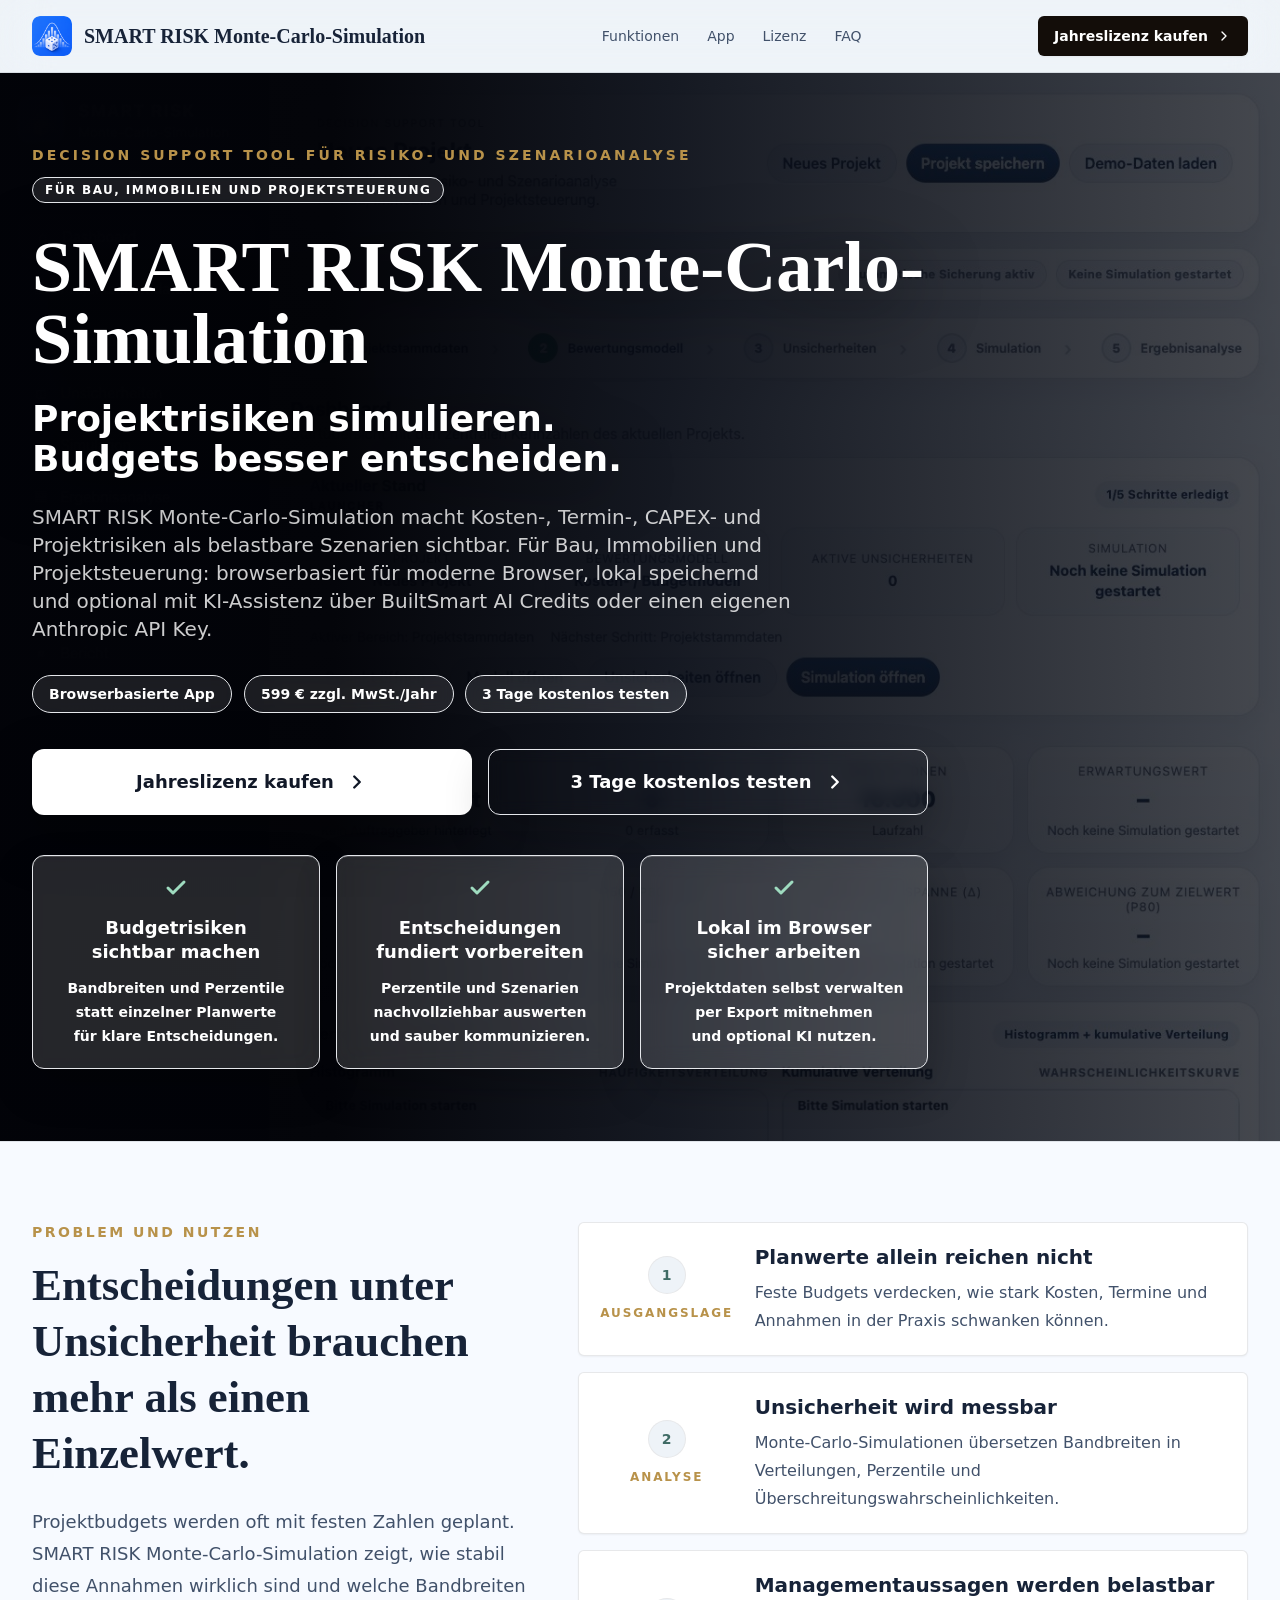
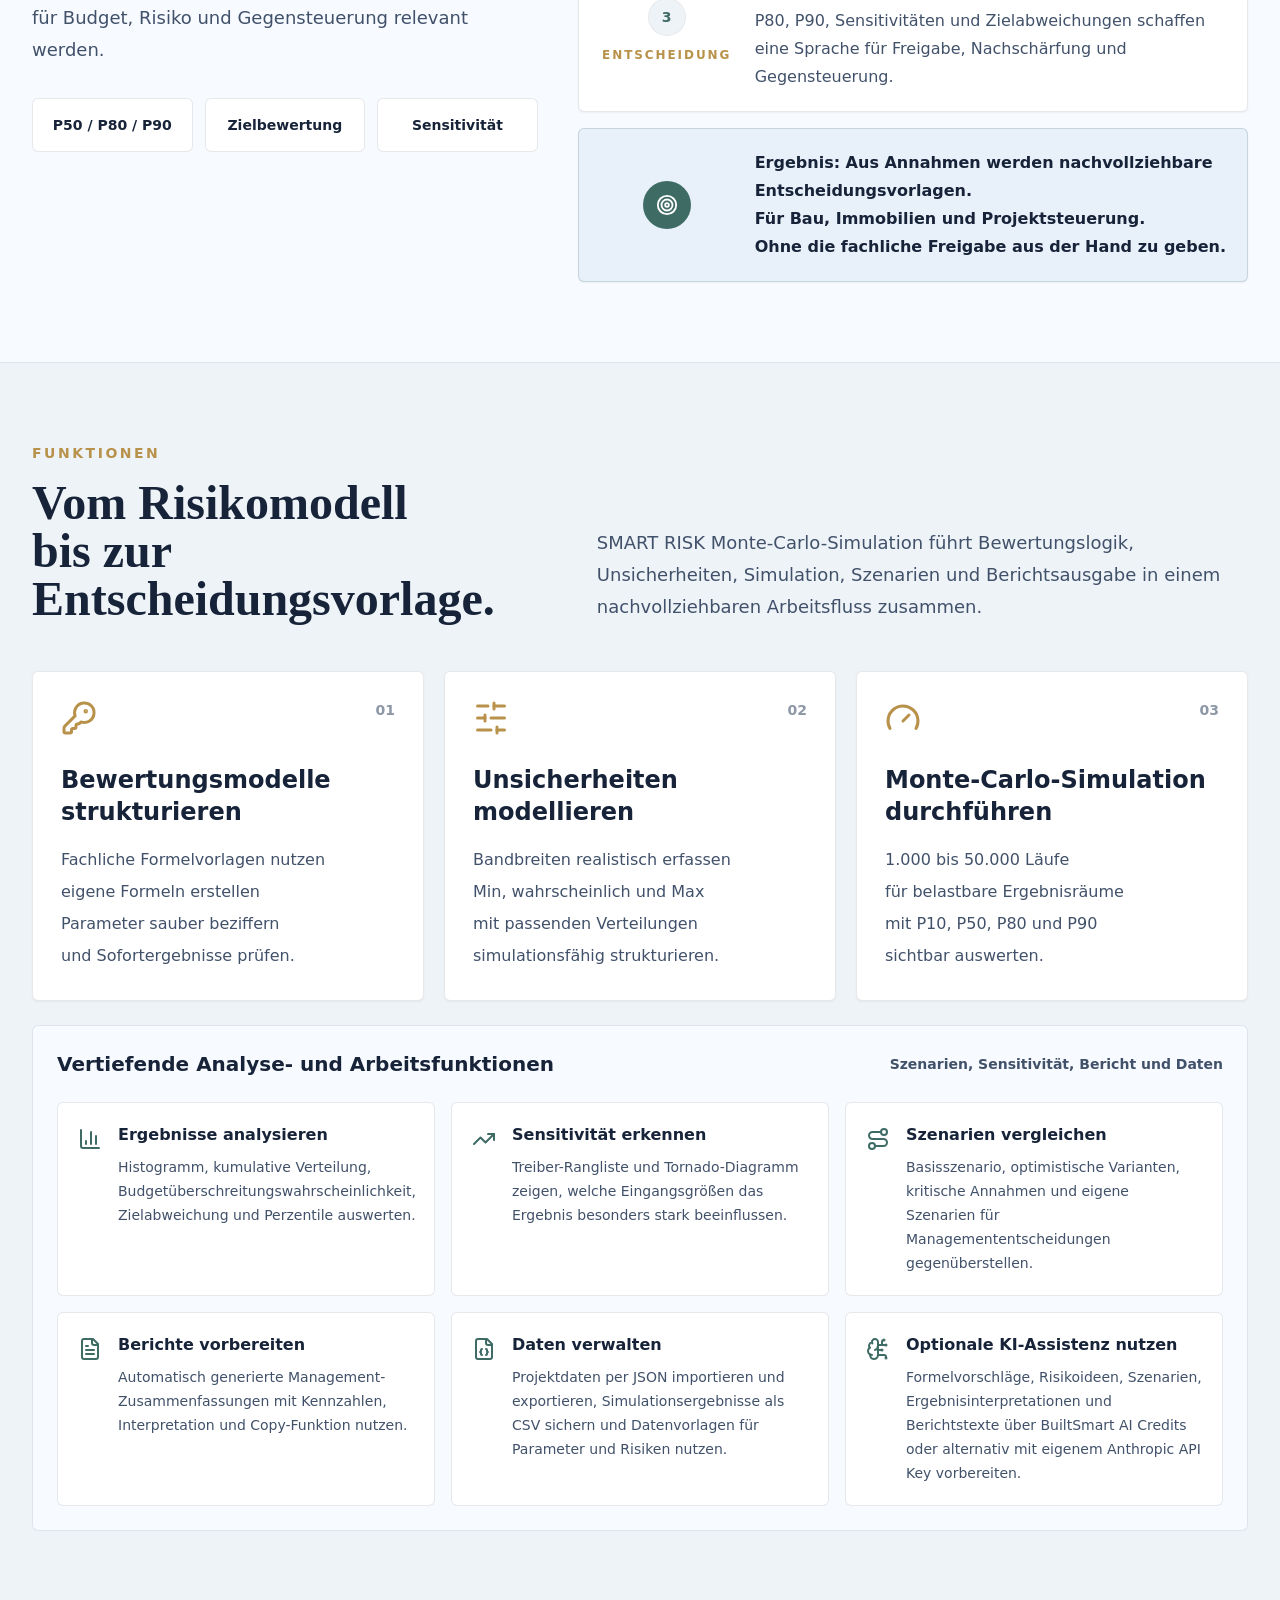
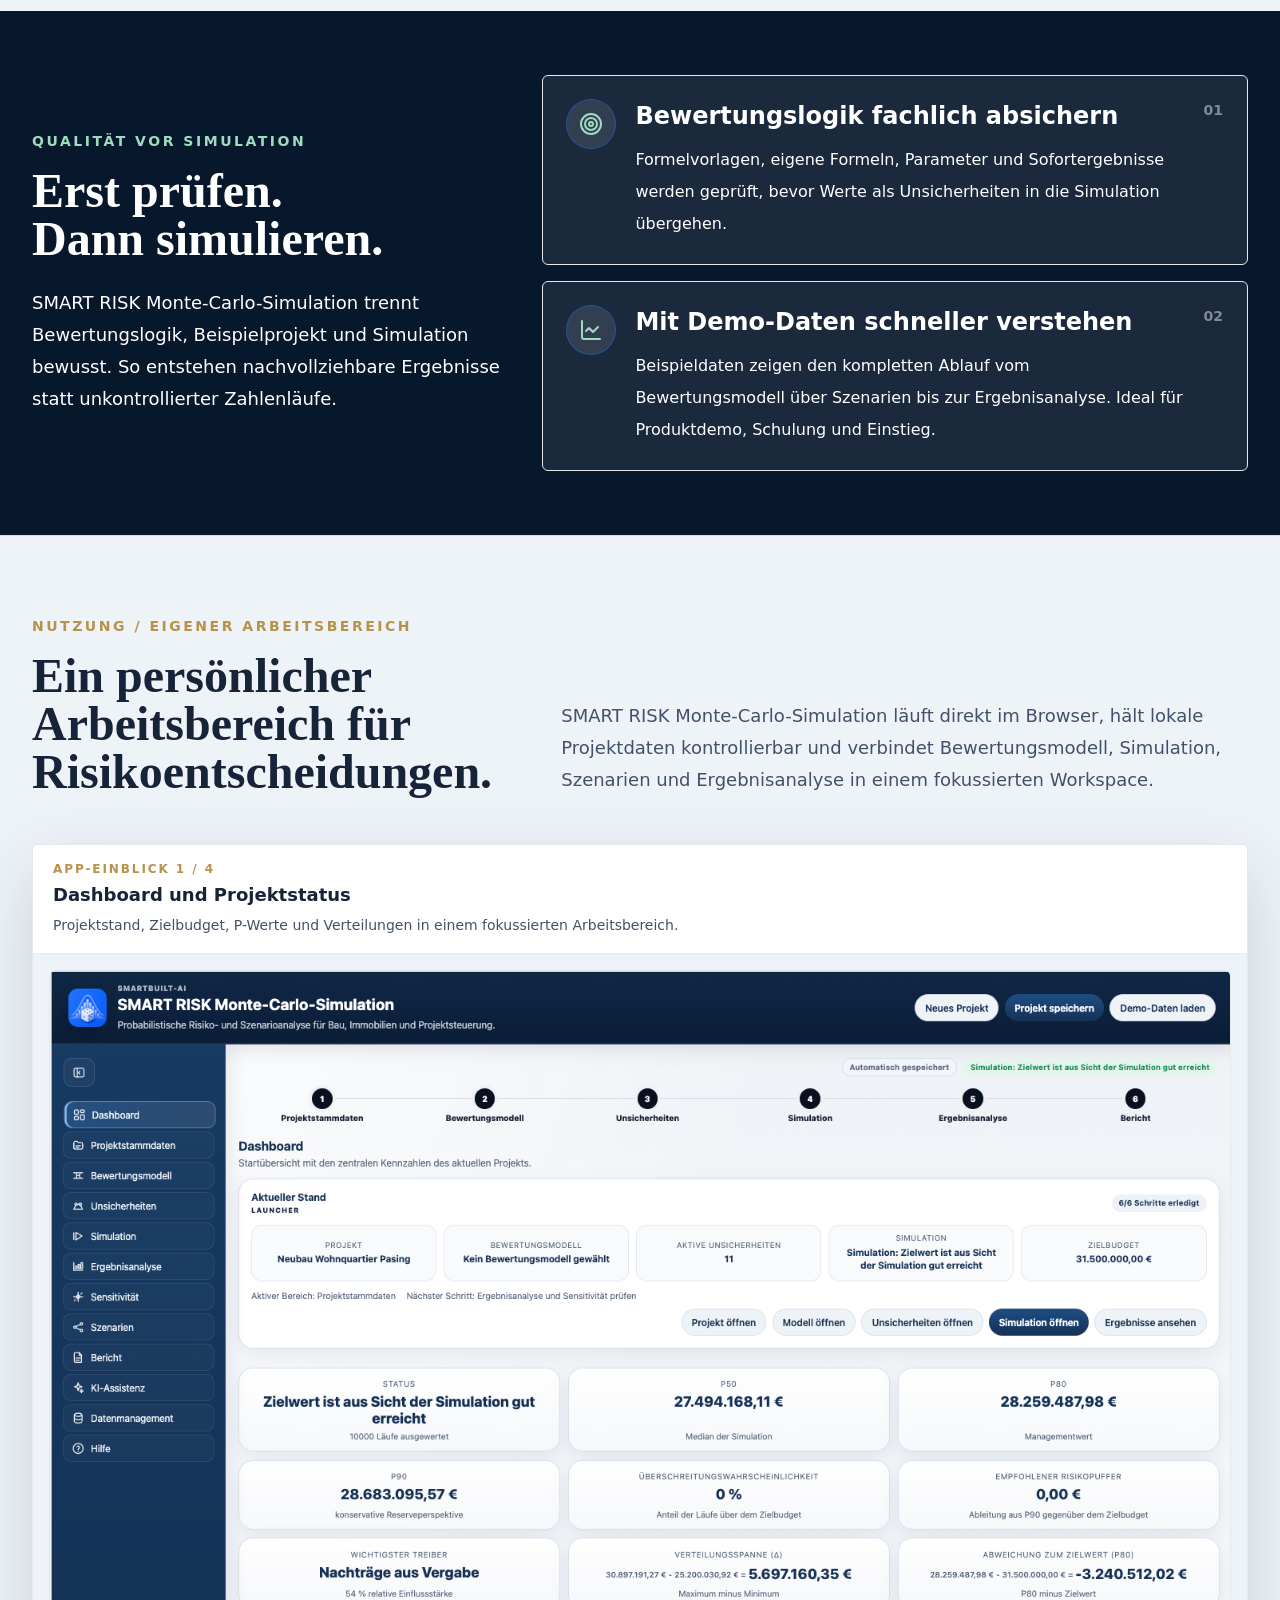
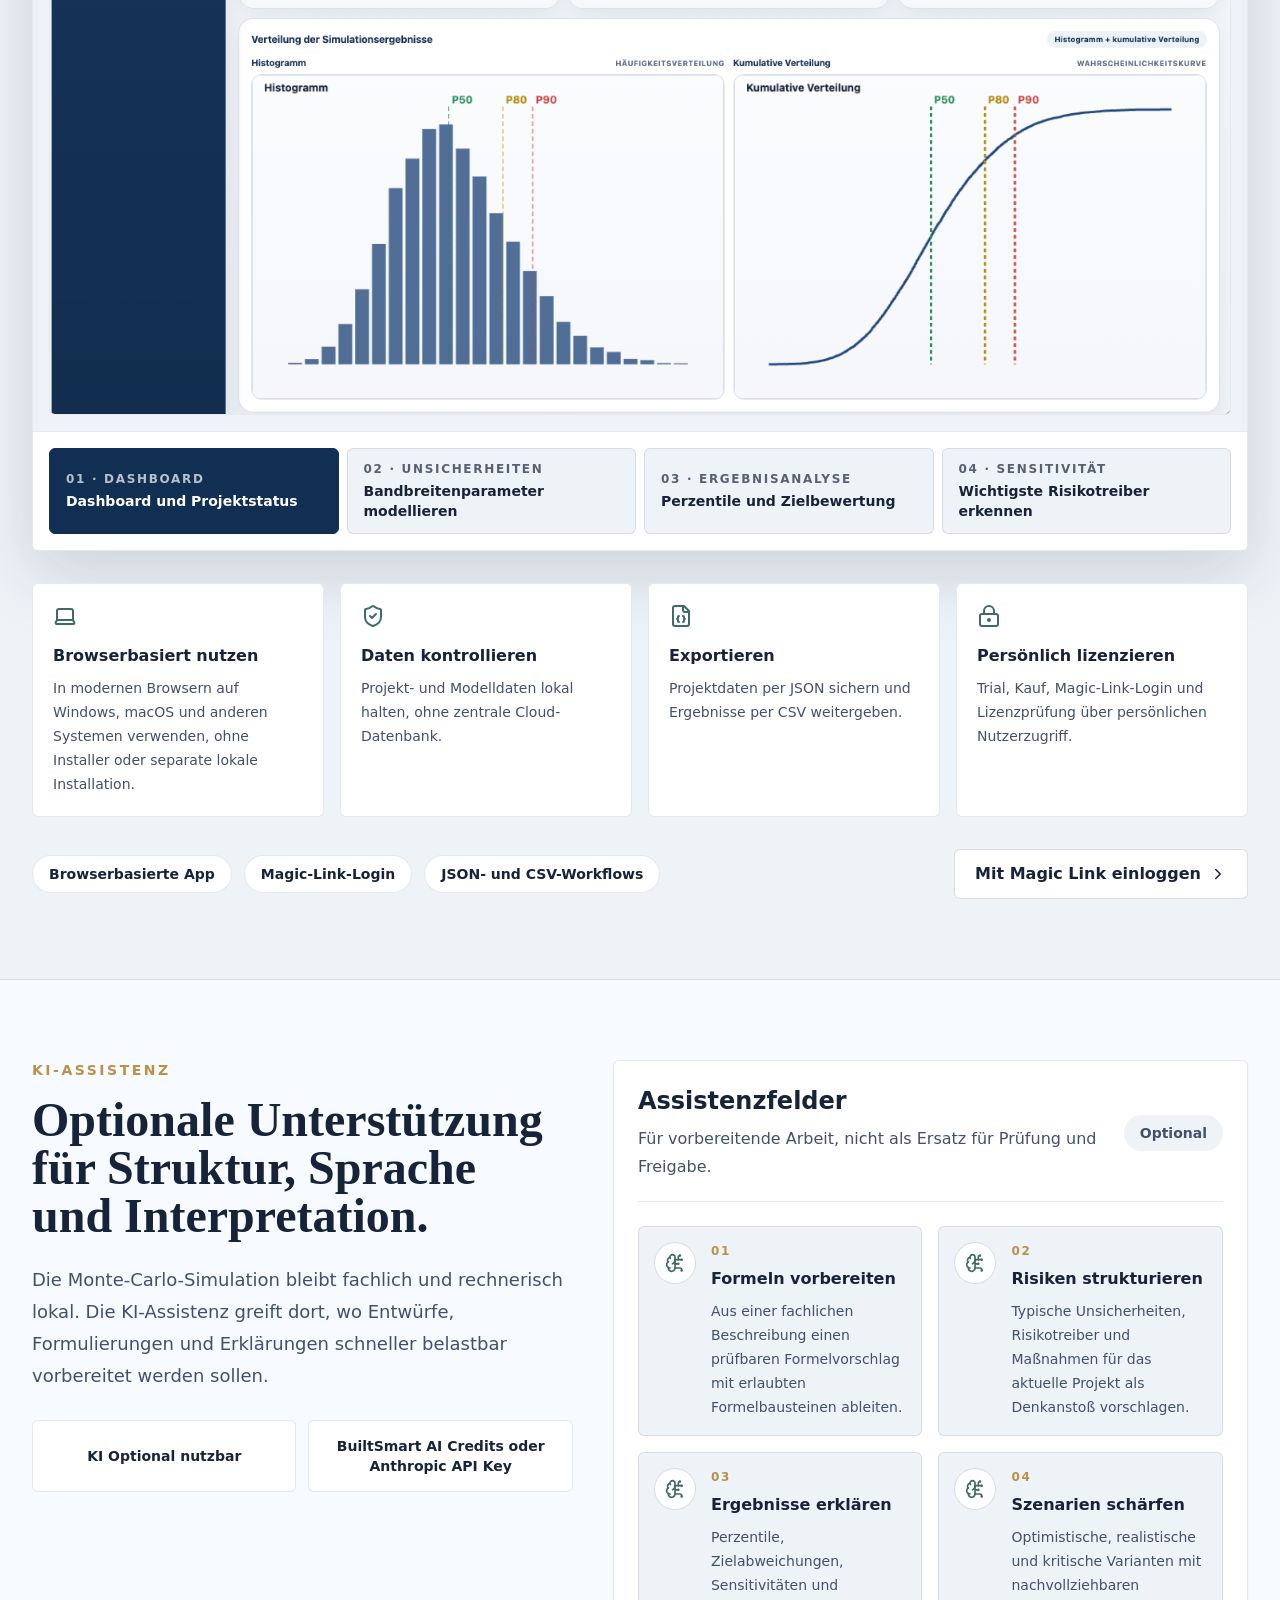
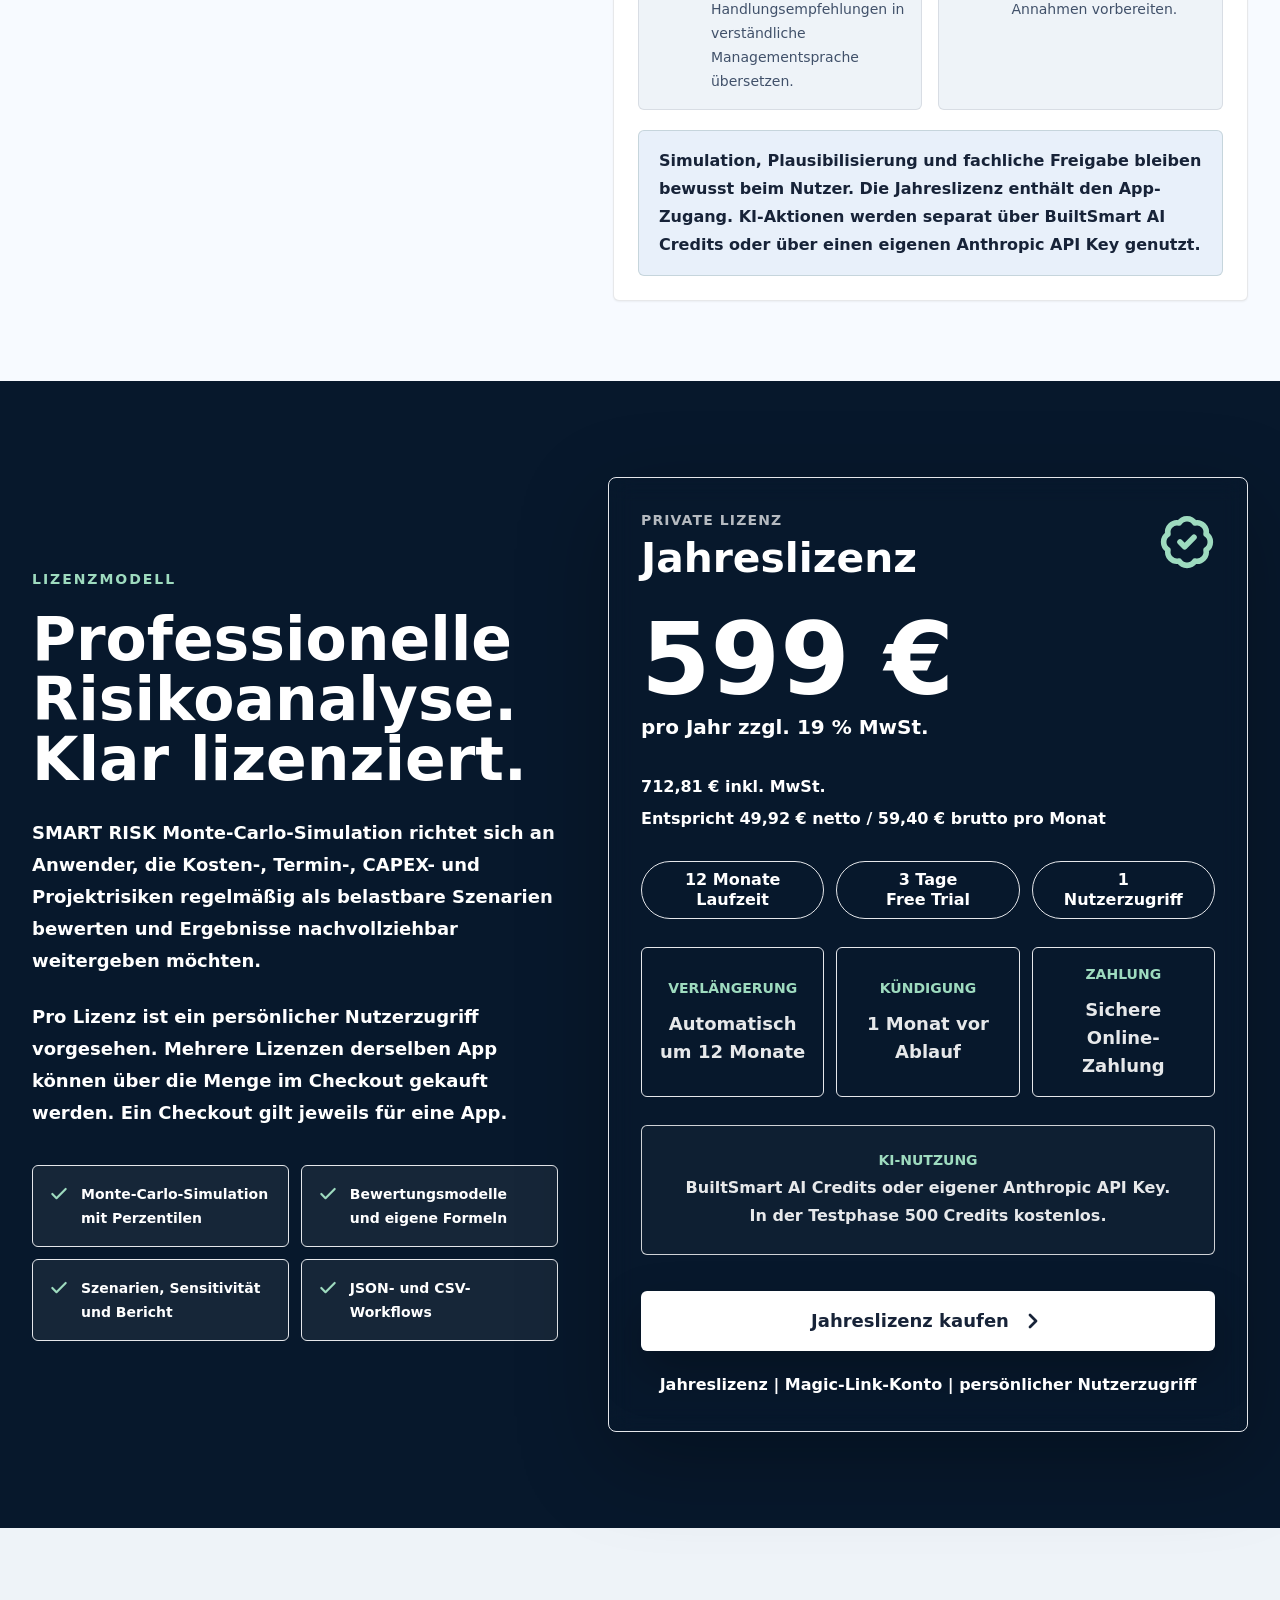
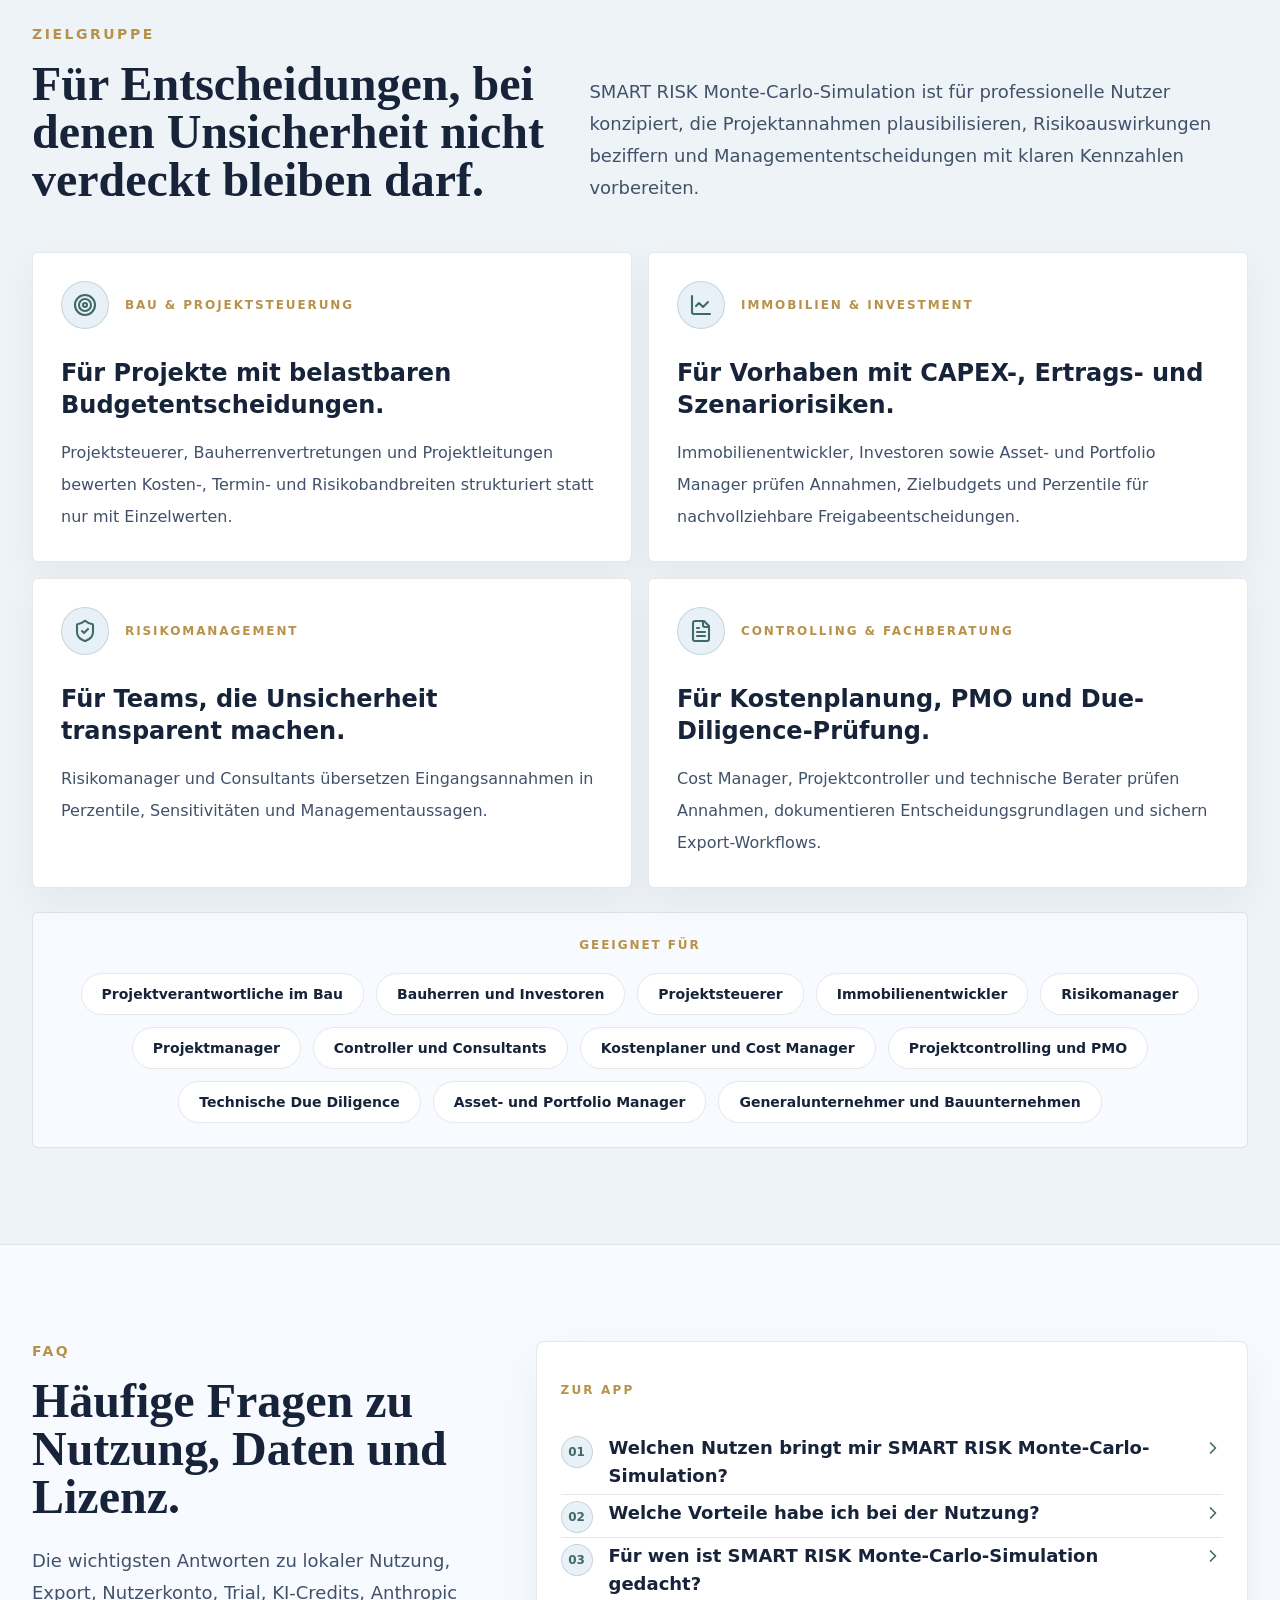
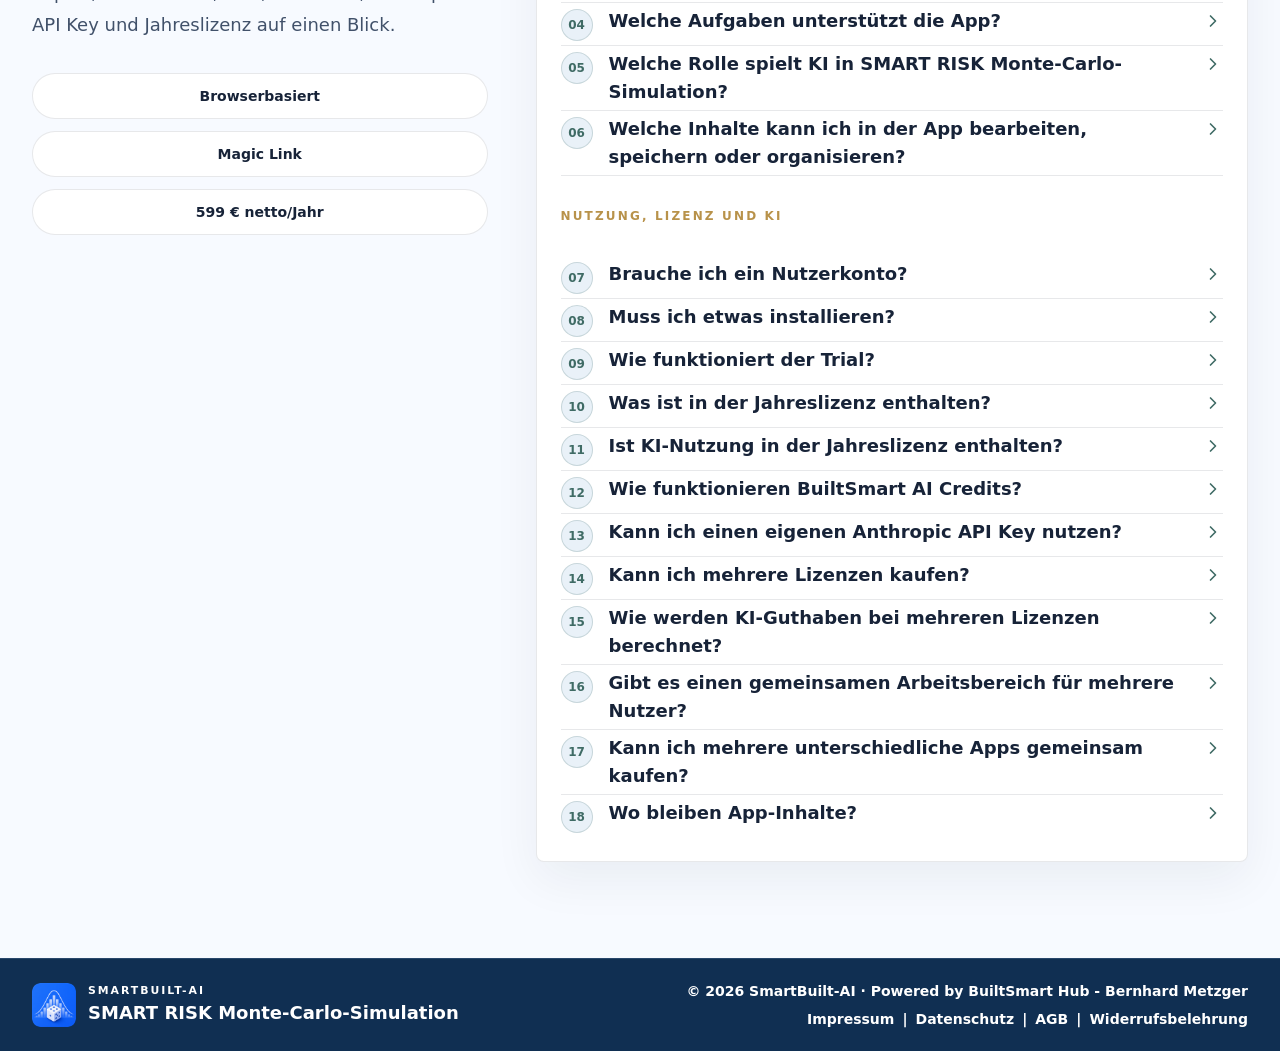
<file: montecarlo/index.html>
<!doctype html>
<html lang="de">
  <head>
    <meta charset="UTF-8" />
    <meta name="viewport" content="width=device-width, initial-scale=1.0" />
    <meta name="robots" content="index, follow" />
    <meta
      name="description"
      content="SMART RISK Monte-Carlo-Simulation ist eine browserbasierte Einzelplatz-App für Bau, Immobilien und Projektsteuerung: Budgetrisiken simulieren, Szenarien vergleichen, lokal speichern und optional KI nutzen."
    />
    <link
      rel="canonical"
      href="https://www.builtsmart-ai.app/montecarlo/"
    />
    <meta name="theme-color" content="#07182c" />

    <meta
      property="og:title"
      content="SMART RISK Monte-Carlo-Simulation | Probabilistische Risikoanalyse"
    />
    <meta
      property="og:description"
      content="Browserbasierte Monte-Carlo-App für Bau, Immobilien, Projektsteuerung sowie Projekt- und Risikomanagement mit lokalen Daten, Formelbibliothek, JSON-Import/Export und optionaler KI-Assistenz."
    />
    <meta property="og:type" content="website" />
    <meta
      property="og:url"
      content="https://www.builtsmart-ai.app/montecarlo/"
    />
    <meta
      property="og:image"
      content="https://www.builtsmart-ai.app/montecarlo/smart-risk-og.png"
    />
    <meta property="og:site_name" content="BuiltSmart Hub" />

    <meta name="twitter:card" content="summary_large_image" />
    <meta
      name="twitter:title"
      content="SMART RISK Monte-Carlo-Simulation | Probabilistische Risikoanalyse"
    />
    <meta
      name="twitter:description"
      content="Budgetrisiken simulieren, Bewertungsmodelle strukturieren, Szenarien vergleichen und belastbare Managementaussagen vorbereiten."
    />
    <meta
      name="twitter:image"
      content="https://www.builtsmart-ai.app/montecarlo/smart-risk-og.png"
    />

    <title>SMART RISK Monte-Carlo-Simulation | Risiko- und Szenarioanalyse</title>
    <script type="application/ld+json">
      {
        "@context": "https://schema.org",
        "@graph": [
          {
            "@type": "Organization",
            "@id": "https://www.built-smart-hub.com/#organization",
            "name": "SmartBuilt-AI",
            "url": "https://www.built-smart-hub.com/",
            "legalName": "SmartBuilt-AI powered by BuiltSmart Hub - Bernhard Metzger"
          },
          {
            "@type": "Offer",
            "@id": "https://www.builtsmart-ai.app/montecarlo/#offer",
            "url": "https://www.builtsmart-ai.app/montecarlo/",
            "price": "599",
            "priceCurrency": "EUR",
            "availability": "https://schema.org/InStock",
            "eligibleCustomerType": "Individual",
            "description": "Jahreslizenz fuer SMART RISK Monte-Carlo-Simulation mit 12 Monaten Laufzeit, automatischer Verlaengerung um weitere 12 Monate, Kuendigungsfrist 1 Monat vor Ablauf, zzgl. 19 % MwSt. und 3 Tage Testphase.",
            "seller": {
              "@id": "https://www.built-smart-hub.com/#organization"
            }
          },
          {
            "@type": "SoftwareApplication",
            "@id": "https://www.builtsmart-ai.app/montecarlo/#software",
            "name": "SMART RISK Monte-Carlo-Simulation",
            "applicationCategory": "BusinessApplication",
            "applicationSubCategory": "Risk Management Software",
            "operatingSystem": "Windows, macOS und andere Systeme mit modernem Browser",
            "url": "https://www.builtsmart-ai.app/montecarlo/",
            "image": "https://www.builtsmart-ai.app/montecarlo/smart-risk-og.png",
            "description": "Browserbasierte Einzelplatz-App fuer probabilistische Risiko- und Szenarioanalyse in Bau, Immobilien, Projektsteuerung, Projektmanagement und Risikomanagement. Die App nutzt fachliche Formelvorlagen und eigene Formeln, modelliert Unsicherheiten, fuehrt Monte-Carlo-Simulationen durch, analysiert Perzentile und Sensitivitaeten und unterstuetzt optional mit KI-Assistenz fuer Formeln, Risikoideen, Szenarien und Berichtstexte.",
            "audience": {
              "@type": "Audience",
              "audienceType": "Projektverantwortliche, Bauherren, Investoren, Projektsteuerer, Bau- und Immobilienprofis, Risikomanager, Controller und Consultants"
            },
            "featureList": [
              "Monte-Carlo-Simulation fuer Projekt-, Kosten-, Termin- und CAPEX-Risiken",
              "Fachliche Formelbibliothek und eigene Formelbibliothek",
              "Formelgenerator, Formelpruefung und Sofortergebnis",
              "Bandbreiten, Verteilungen und Unsicherheiten modellieren",
              "P10, P50, P80, P90 und P95 auswerten",
              "Histogramm, kumulative Verteilung und Zielabweichung analysieren",
              "Sensitivitaeten und Risikotreiber erkennen",
              "Szenarien vergleichen und Managementhinweise vorbereiten",
              "Demo-Daten fuer Produktdemo, Schulung und schnellen Einstieg",
              "JSON-Import und JSON-Export fuer Projektdaten",
              "CSV-Export der Simulationsergebnisse",
              "Optionale KI-Assistenz mit BuiltSmart AI Credits oder eigenem Anthropic API Key"
            ],
            "softwareRequirements": "Browserbasierte Anwendung fuer moderne Browser auf Windows, macOS und anderen Systemen. Kein Installer und keine separate lokale Installation erforderlich. Inhalte bleiben in der jeweiligen App lokal im Browser, soweit sie gespeichert werden.",
            "license": "Private Jahreslizenz, 12 Monate Laufzeit, automatische Verlaengerung um 12 Monate, Kuendigungsfrist 1 Monat vor Ablauf, 599 EUR netto pro App und Jahr bzw. 712,81 EUR inkl. MwSt., pro Lizenz ein persoenlicher Nutzerzugriff.",
            "offers": {
              "@id": "https://www.builtsmart-ai.app/montecarlo/#offer"
            },
            "publisher": {
              "@id": "https://www.built-smart-hub.com/#organization"
            }
          },
          {
            "@type": "Product",
            "@id": "https://www.builtsmart-ai.app/montecarlo/#product",
            "name": "SMART RISK Monte-Carlo-Simulation",
            "category": "Probabilistische Risiko- und Szenarioanalyse",
            "description": "Professionelle Jahreslizenz fuer eine browserbasierte Monte-Carlo-App zur belastbaren Risikoentscheidung in Projekten.",
            "brand": {
              "@type": "Brand",
              "name": "BuiltSmart Hub"
            },
            "offers": {
              "@id": "https://www.builtsmart-ai.app/montecarlo/#offer"
            }
          },
          {
            "@type": "FAQPage",
            "@id": "https://www.builtsmart-ai.app/montecarlo/#faq",
            "mainEntity": [
              {
                "@type": "Question",
                "name": "Welchen Nutzen bringt mir SMART RISK Monte-Carlo-Simulation?",
                "acceptedAnswer": {
                  "@type": "Answer",
                  "text": "SMART RISK Monte-Carlo-Simulation macht Projekt-, Kosten-, Termin-, CAPEX- und Szenariorisiken als Bandbreiten sichtbar. Statt nur mit Einzelwerten zu planen, modellierst du Unsicherheiten, fuehrst Monte-Carlo-Simulationen aus und erhaeltst Perzentile, Zielbewertung, Sensitivitaet und Berichtsgrafiken als Grundlage fuer nachvollziehbare Entscheidungen."
                }
              },
              {
                "@type": "Question",
                "name": "Welche Vorteile habe ich bei der Nutzung?",
                "acceptedAnswer": {
                  "@type": "Answer",
                  "text": "Du arbeitest strukturiert von Projektannahmen ueber Bewertungsmodell und Unsicherheiten bis zur Ergebnisanalyse. Die App spart manuelle Tabellenarbeit, zeigt Unsicherheiten transparenter, macht wichtige Treiber sichtbar und unterstuetzt eine klare Managementkommunikation."
                }
              },
              {
                "@type": "Question",
                "name": "Fuer wen ist SMART RISK Monte-Carlo-Simulation gedacht?",
                "acceptedAnswer": {
                  "@type": "Answer",
                  "text": "Die App richtet sich an Projektverantwortliche im Bau, Bauherren, Investoren, Projektsteuerer, Immobilienentwickler, Risikomanager, Controller, Kostenplaner, Consultants, PMO-Teams und technische Due-Diligence-Pruefer."
                }
              },
              {
                "@type": "Question",
                "name": "Welche Aufgaben unterstuetzt die App?",
                "acceptedAnswer": {
                  "@type": "Answer",
                  "text": "SMART RISK Monte-Carlo-Simulation unterstuetzt Bewertungsmodelle, eigene Formeln, Bandbreitenparameter, Ereignisrisiken, Monte-Carlo-Simulationen, Perzentilanalysen, Zielbewertung, Sensitivitaet, Szenarienvergleich, Berichtsausgabe sowie JSON- und CSV-Workflows."
                }
              },
              {
                "@type": "Question",
                "name": "Welche Rolle spielt KI in SMART RISK Monte-Carlo-Simulation?",
                "acceptedAnswer": {
                  "@type": "Answer",
                  "text": "KI ist ergaenzend und optional. Die Simulation, Diagramme und Kennzahlen werden von der App berechnet. KI kann bei Formelideen, Risikoideen, Szenariobeschreibungen, Ergebnisinterpretationen und Berichtstexten helfen. Die Nutzung erfolgt ueber BuiltSmart AI Credits oder alternativ ueber einen eigenen Anthropic API Key."
                }
              },
              {
                "@type": "Question",
                "name": "Welche Inhalte kann ich in der App bearbeiten, speichern oder organisieren?",
                "acceptedAnswer": {
                  "@type": "Answer",
                  "text": "Du kannst Projektstammdaten, Bewertungsmodelle, Formeln, Parameterwerte, Unsicherheiten, Risiken, Szenarien, Simulationseinstellungen und Berichtsinhalte bearbeiten. Soweit Inhalte gespeichert werden, bleiben sie in der App lokal im Browser. Projektstaende koennen per JSON exportiert und importiert werden; Ergebnisse koennen als CSV weiterverwendet werden."
                }
              },
              {
                "@type": "Question",
                "name": "Brauche ich ein Nutzerkonto?",
                "acceptedAnswer": {
                  "@type": "Answer",
                  "text": "Ja. Fuer Trial, Kauf, Lizenzpruefung und BuiltSmart AI Credits ist ein Nutzerkonto erforderlich. Der Login erfolgt per Magic Link."
                }
              },
              {
                "@type": "Question",
                "name": "Muss ich etwas installieren?",
                "acceptedAnswer": {
                  "@type": "Answer",
                  "text": "Nein. Die App laeuft browserbasiert in modernen Browsern auf Windows, macOS und anderen Systemen. Es ist kein Installer und keine separate lokale Installation erforderlich."
                }
              },
              {
                "@type": "Question",
                "name": "Wie funktioniert der Trial?",
                "acceptedAnswer": {
                  "@type": "Answer",
                  "text": "Der Trial laeuft 3 Tage und bietet vollen App-Zugriff. Zum Start der Testphase werden 500 app-spezifische BuiltSmart AI Test-Credits dem Nutzerkonto gutgeschrieben."
                }
              },
              {
                "@type": "Question",
                "name": "Was ist in der Jahreslizenz enthalten?",
                "acceptedAnswer": {
                  "@type": "Answer",
                  "text": "Die Jahreslizenz enthaelt den App-Zugang fuer einen persoenlichen Nutzerzugriff. Die Laufzeit betraegt 12 Monate und verlaengert sich automatisch um weitere 12 Monate. Die Kuendigung ist bis 1 Monat vor Ablauf moeglich. Die Jahreslizenz kostet 599 EUR netto pro App und Jahr beziehungsweise 712,81 EUR inkl. MwSt."
                }
              },
              {
                "@type": "Question",
                "name": "Ist KI-Nutzung in der Jahreslizenz enthalten?",
                "acceptedAnswer": {
                  "@type": "Answer",
                  "text": "Die Jahreslizenz enthaelt den App-Zugang. KI-Aktionen werden separat ueber BuiltSmart AI Credits oder ueber einen eigenen Anthropic API Key genutzt."
                }
              },
              {
                "@type": "Question",
                "name": "Wie funktionieren BuiltSmart AI Credits?",
                "acceptedAnswer": {
                  "@type": "Answer",
                  "text": "BuiltSmart AI Credits gehoeren zum jeweiligen Nutzerkonto und sind appuebergreifend innerhalb dieses Nutzerkontos nutzbar. Vor KI-Aktionen zeigt die App den voraussichtlichen Credit-Verbrauch an. In der Testphase werden 500 app-spezifische Trial-Credits beim Start gutgeschrieben."
                }
              },
              {
                "@type": "Question",
                "name": "Kann ich einen eigenen Anthropic API Key nutzen?",
                "acceptedAnswer": {
                  "@type": "Answer",
                  "text": "Ja. Alternativ zu BuiltSmart AI Credits kann ein eigener Anthropic API Key genutzt werden. Die Abrechnung erfolgt dann direkt ueber Anthropic. Der Key bleibt lokal in der jeweiligen App und wird nicht an das BuiltSmart Lizenzsystem gesendet."
                }
              },
              {
                "@type": "Question",
                "name": "Kann ich mehrere Lizenzen kaufen?",
                "acceptedAnswer": {
                  "@type": "Answer",
                  "text": "Ja. Mehrere Lizenzen derselben App koennen im Checkout ueber die Menge gekauft werden. Jede Lizenz ist fuer einen getrennten persoenlichen Nutzerzugriff vorgesehen."
                }
              },
              {
                "@type": "Question",
                "name": "Wie werden KI-Guthaben bei mehreren Lizenzen berechnet?",
                "acceptedAnswer": {
                  "@type": "Answer",
                  "text": "Mehrere App-Lizenzen schalten mehrere persoenliche Nutzerzugriffe frei. BuiltSmart AI Credits werden separat pro Nutzerkonto gefuehrt. 500 Trial-Credits werden beim Start des Trials dem jeweiligen Nutzerkonto gutgeschrieben. Bezahlte AI-Credits stehen dem Nutzerkonto zur Verfuegung, ueber das sie gekauft wurden."
                }
              },
              {
                "@type": "Question",
                "name": "Gibt es einen gemeinsamen Arbeitsbereich fuer mehrere Nutzer?",
                "acceptedAnswer": {
                  "@type": "Answer",
                  "text": "Nein. Mehrere Lizenzen bedeuten mehrere getrennte persoenliche Nutzerzugriffe. Es gibt keinen gemeinsamen Arbeitsbereich fuer Teams."
                }
              },
              {
                "@type": "Question",
                "name": "Kann ich mehrere unterschiedliche Apps gemeinsam kaufen?",
                "acceptedAnswer": {
                  "@type": "Answer",
                  "text": "Nein. Ein Checkout gilt jeweils fuer eine App. Mehrere Lizenzen derselben App koennen ueber die Menge gekauft werden."
                }
              },
              {
                "@type": "Question",
                "name": "Wo bleiben App-Inhalte?",
                "acceptedAnswer": {
                  "@type": "Answer",
                  "text": "App-Inhalte bleiben in der jeweiligen App lokal im Browser, soweit die App so gebaut ist. Wenn eigene Inhalte gespeichert werden, stehen Export und Import zur Sicherung oder Weiterverwendung zur Verfuegung."
                }
              }
            ]
          }
        ]
      }
    </script>
    <!-- CTA target: contact board with return=https://www.builtsmart-ai.app/montecarlo -->
    <script type="module" crossorigin src="assets/index-Tu-fNbMW.js"></script>
    <link rel="stylesheet" crossorigin href="assets/index-WqVwISks.css">
  </head>
  <body>
    <div id="root">
      <h1>SMART RISK Monte-Carlo-Simulation</h1>
      <p>
        Browserbasierte Monte-Carlo-Anwendung fuer Bau, Immobilien und
        Projektsteuerung mit Bewertungsmodellen, Szenarien, Perzentilen,
        lokaler Speicherung im Browser, JSON-Import/Export und optionaler
        KI-Assistenz.
      </p>
    </div>
  </body>
</html>
</file>
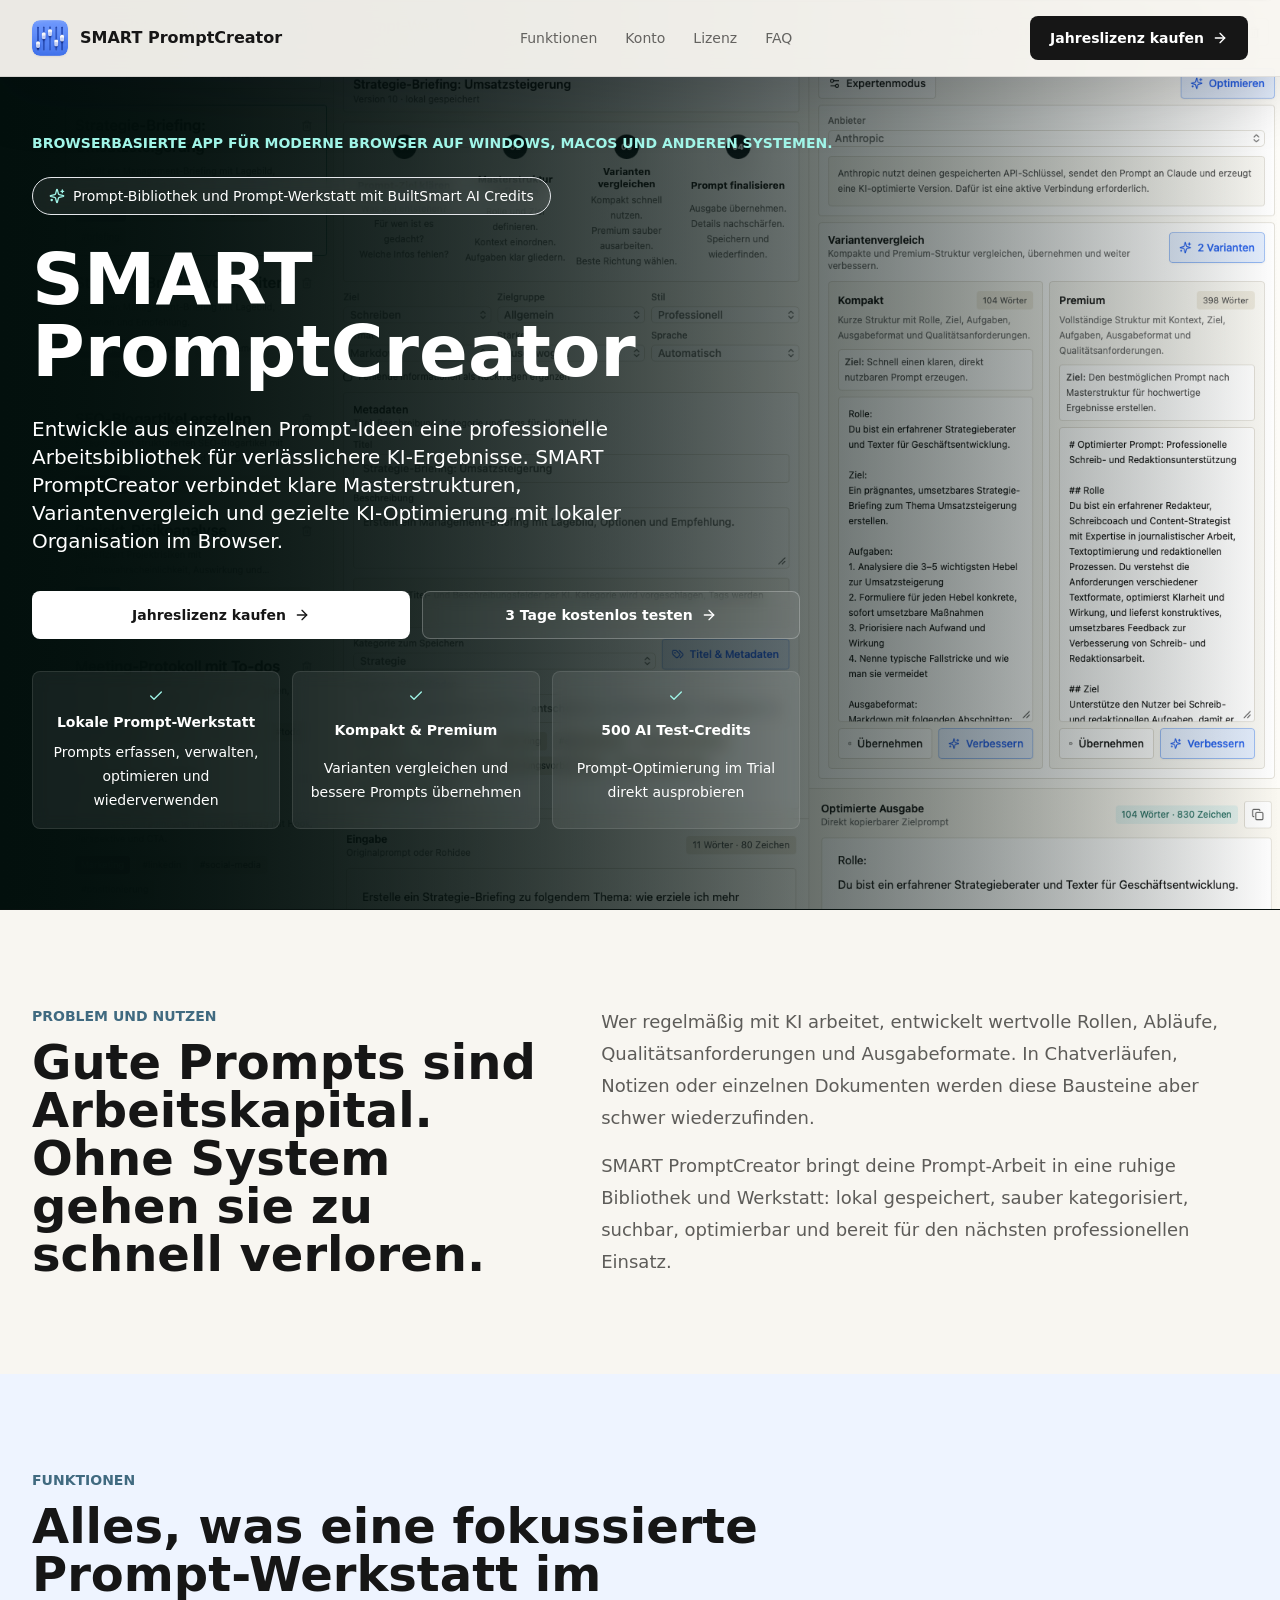
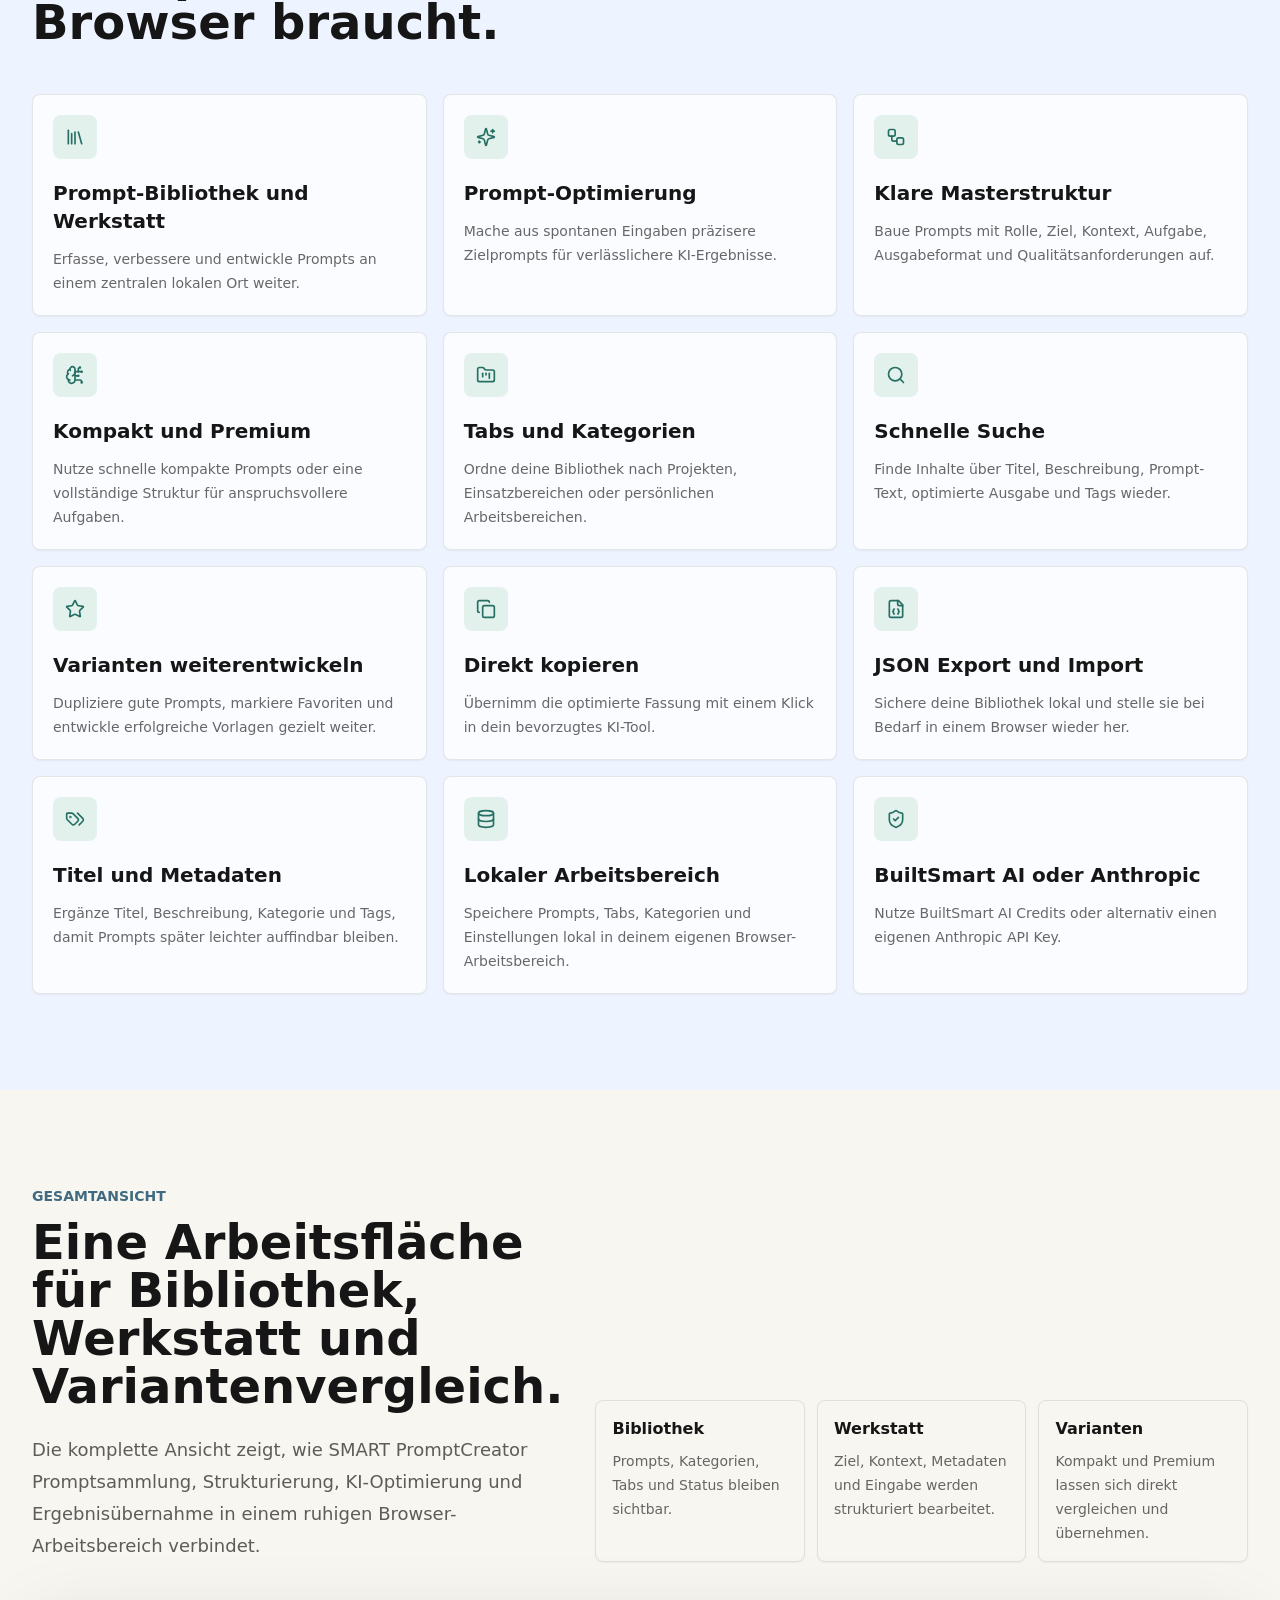
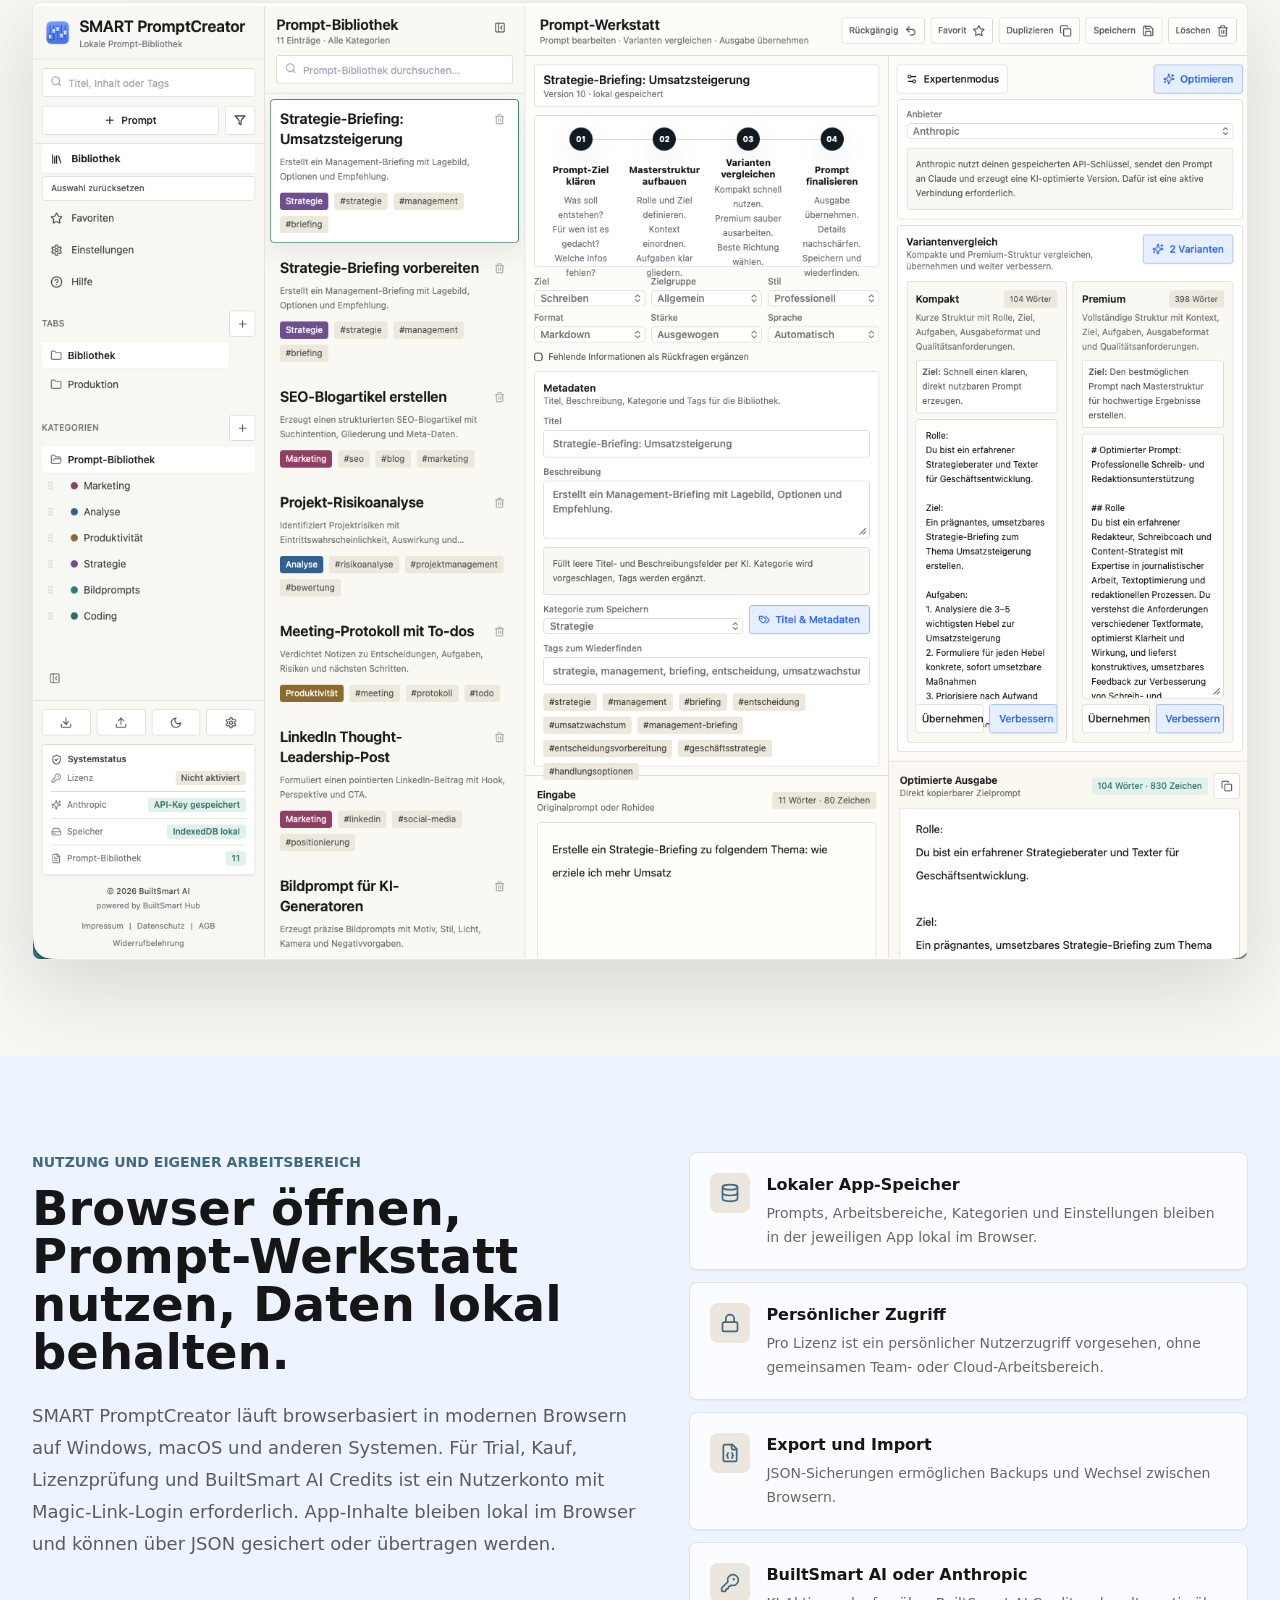
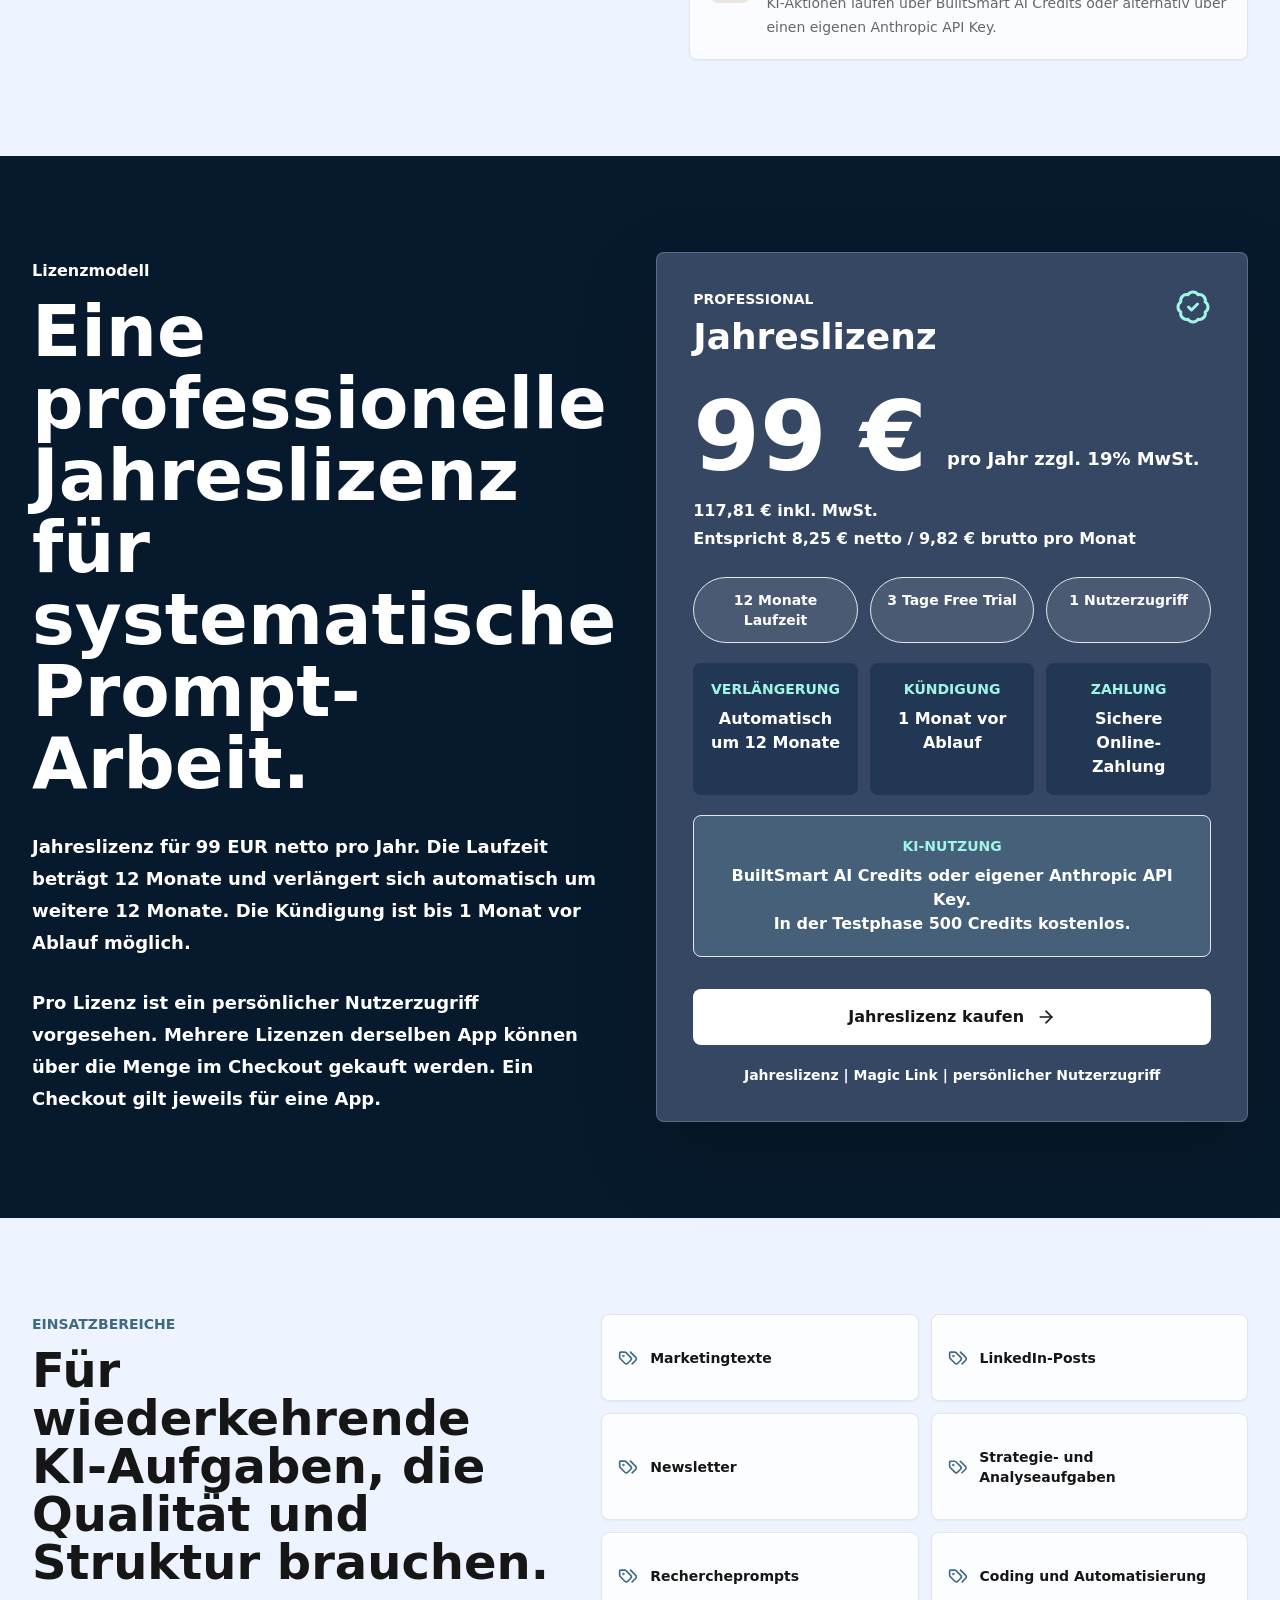
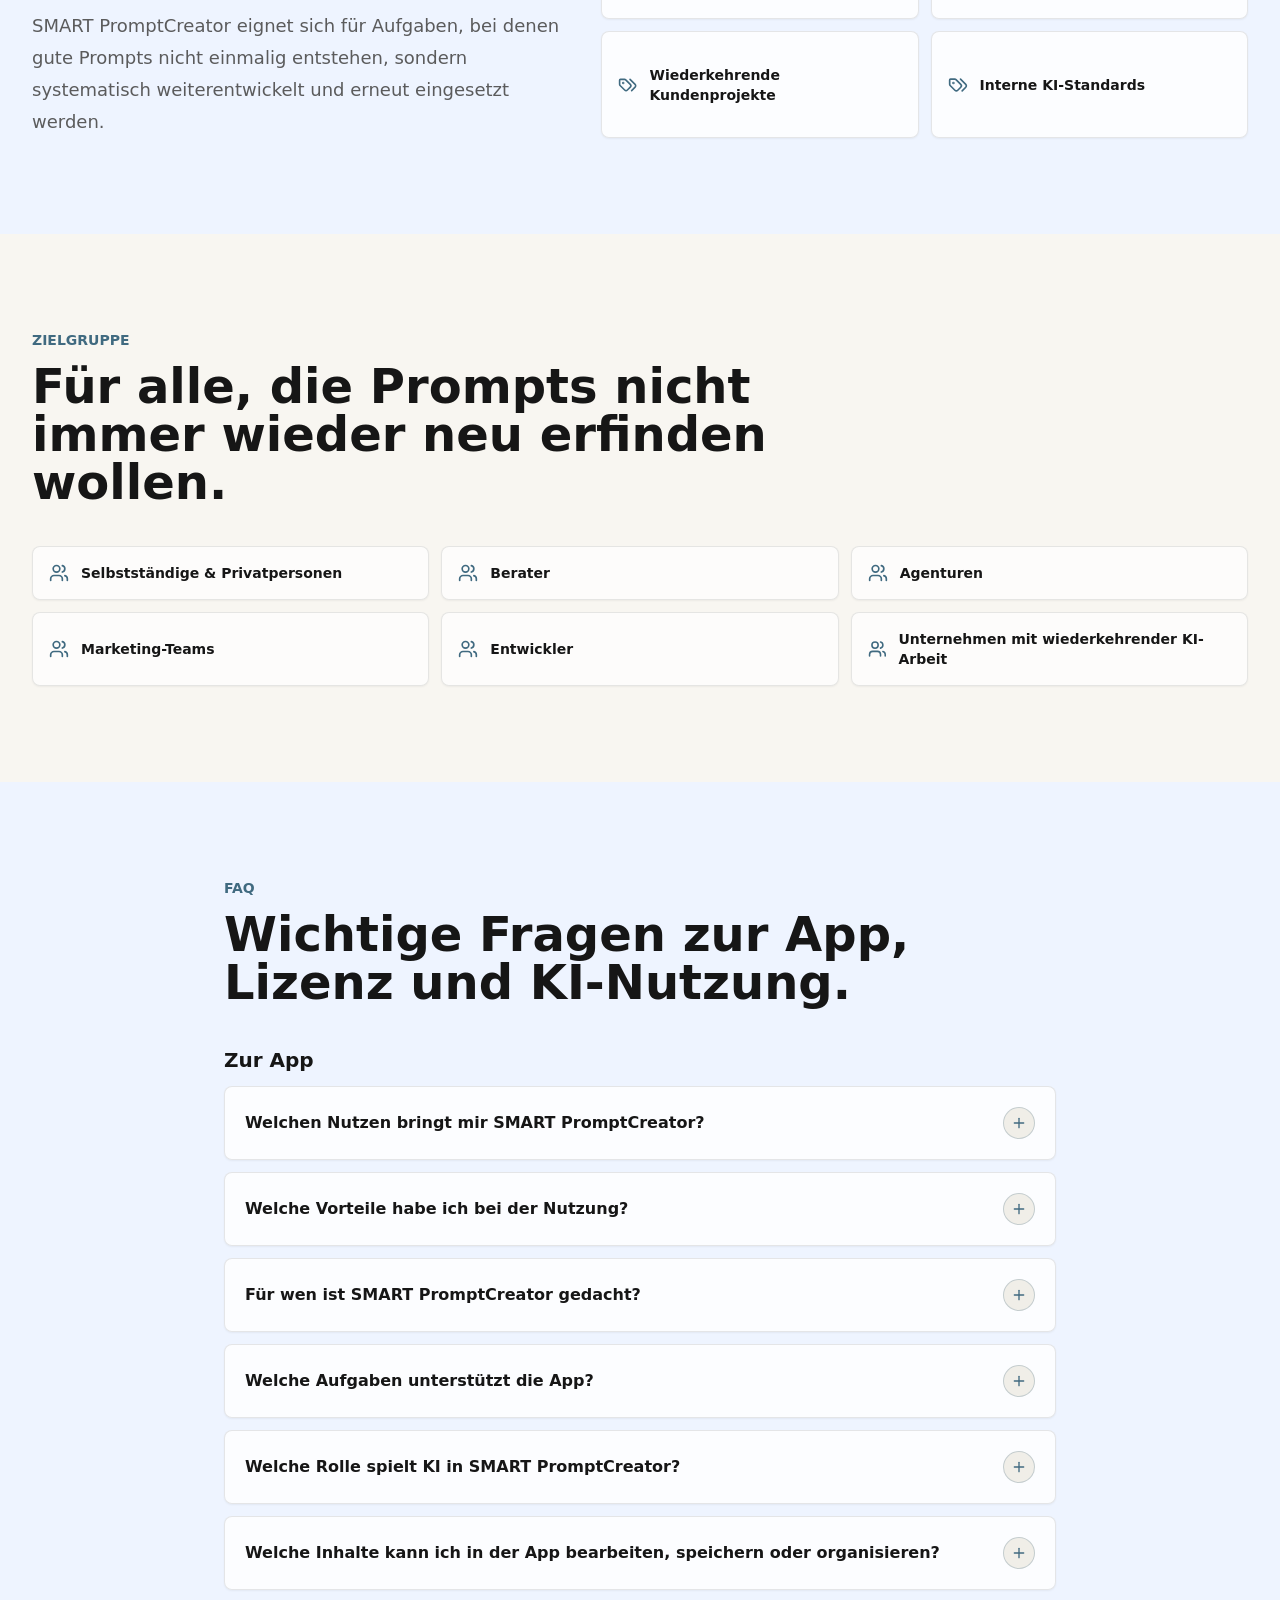
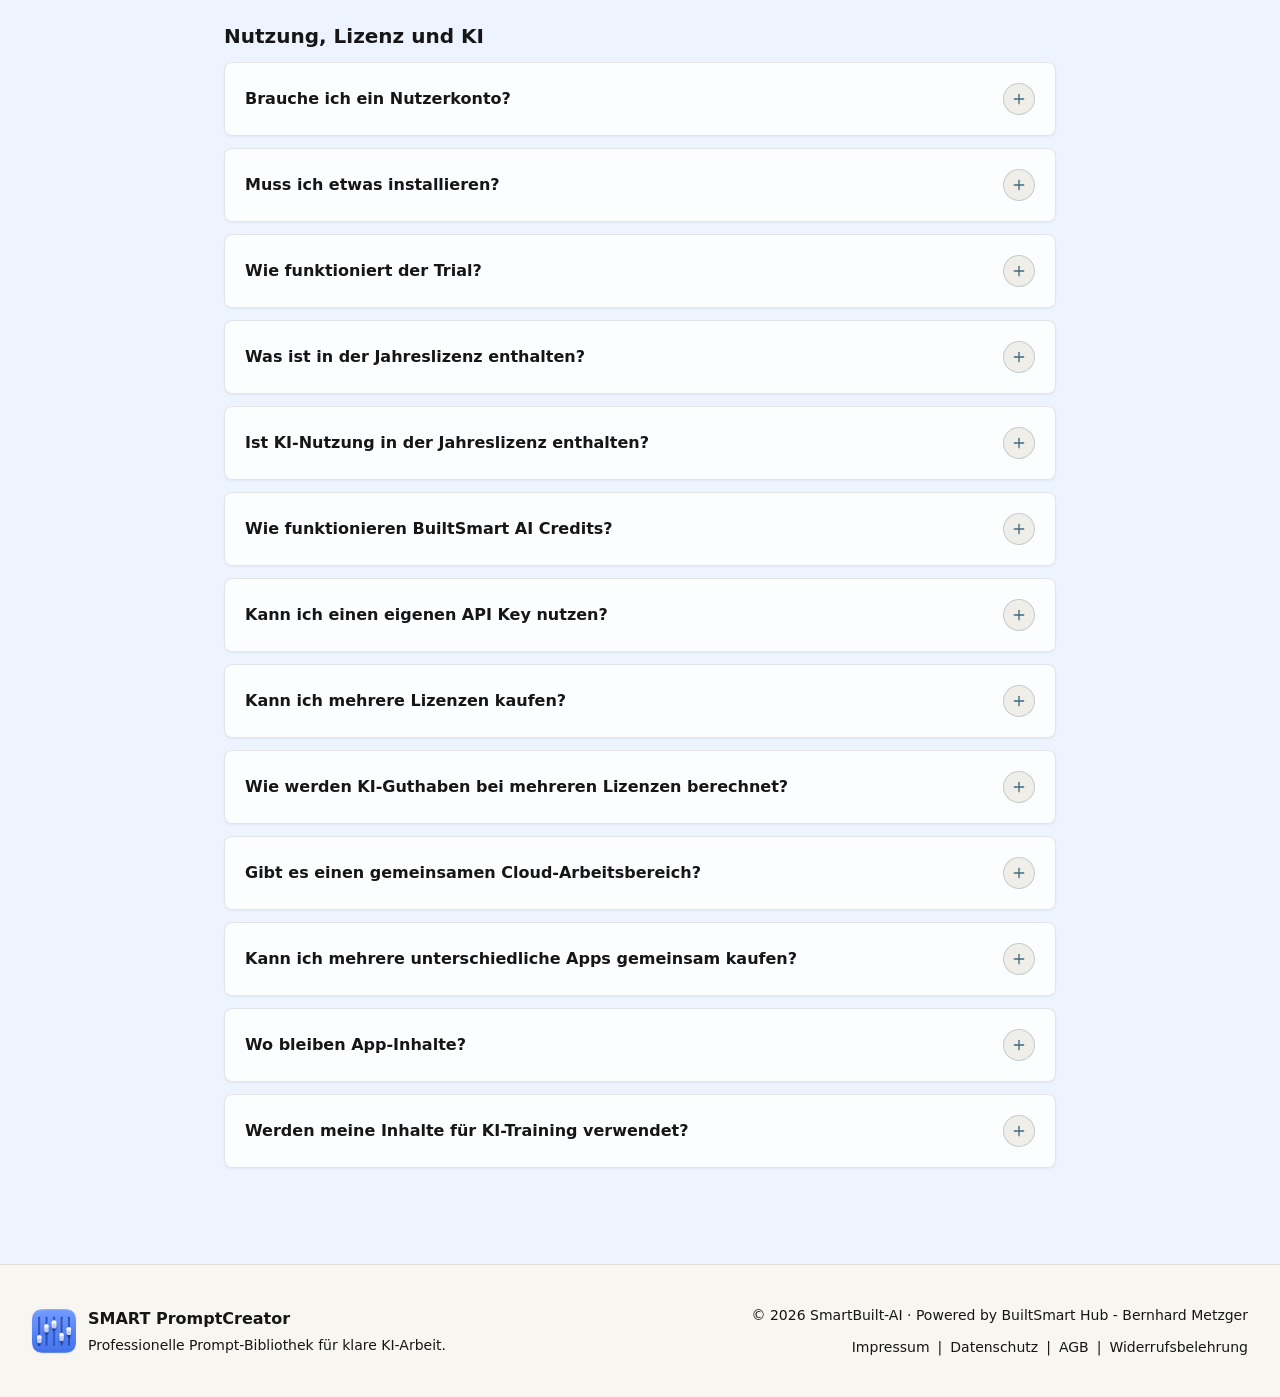
<file: promptcreator/index.html>
<!doctype html>
<html lang="de">
  <head>
    <meta charset="UTF-8" />
    <base href="./" />
    <meta name="viewport" content="width=device-width, initial-scale=1.0" />
    <title>SMART PromptCreator | Prompt-Bibliothek und KI-Prompt-Werkstatt</title>
    <meta name="description" content="SMART PromptCreator hilft, Prompts strukturiert zu erfassen, zu optimieren, Varianten zu vergleichen und erfolgreiche KI-Prompts lokal wiederzuverwenden.">
    <link rel="canonical" href="https://www.builtsmart-ai.app/promptcreator/">
  <meta name="twitter:image:alt" content="SMART PromptCreator Oberflaeche mit Prompt-Bibliothek und Variantenvergleich">
  <meta property="og:image:alt" content="SMART PromptCreator Oberflaeche mit Prompt-Bibliothek und Variantenvergleich">
    <meta name="robots" content="index, follow, max-image-preview:large">

    <meta property="og:title" content="SMART PromptCreator | Prompt-Bibliothek und KI-Prompt-Werkstatt">
    <meta property="og:description" content="SMART PromptCreator hilft, Prompts strukturiert zu erfassen, zu optimieren, Varianten zu vergleichen und erfolgreiche KI-Prompts lokal wiederzuverwenden.">
    <meta property="og:type" content="website">
    <meta property="og:url" content="https://www.builtsmart-ai.app/promptcreator/">
    <meta property="og:image" content="https://www.builtsmart-ai.app/promptcreator/hero-promptcreator-current.png">
    <meta property="og:site_name" content="BuiltSmart AI">

    <meta name="twitter:card" content="summary_large_image">
    <meta name="twitter:title" content="SMART PromptCreator | Prompt-Bibliothek und KI-Prompt-Werkstatt">
    <meta name="twitter:description" content="SMART PromptCreator hilft, Prompts strukturiert zu erfassen, zu optimieren, Varianten zu vergleichen und erfolgreiche KI-Prompts lokal wiederzuverwenden.">
    <meta name="twitter:image" content="https://www.builtsmart-ai.app/promptcreator/hero-promptcreator-current.png">

    <script type="application/ld+json">
      {
        "@context": "https://schema.org",
        "@graph": [
          {
            "@type": "Organization",
            "@id": "https://www.built-smart-hub.com/#organization",
            "name": "SmartBuilt-AI",
            "url": "https://www.built-smart-hub.com/",
            "founder": {
              "@type": "Person",
              "name": "Bernhard Metzger"
            },
            "sameAs": [
              "https://www.built-smart-hub.com/"
            ]
          },
          {
            "@type": "SoftwareApplication",
            "@id": "https://www.builtsmart-ai.app/promptcreator/#software",
            "name": "SMART PromptCreator",
            "applicationCategory": "ProductivityApplication",
            "applicationSubCategory": "Prompt-Bibliothek und Prompt-Werkstatt",
            "operatingSystem": "Windows, macOS",
            "url": "https://www.builtsmart-ai.app/promptcreator/",
            "image": "https://www.builtsmart-ai.app/promptcreator/hero-promptcreator-current.png",
            "description": "SMART PromptCreator ist eine browserbasierte Prompt-Bibliothek und Prompt-Werkstatt für professionelle KI-Arbeit. Die App hilft dabei, Prompts strukturiert zu erfassen, zu optimieren, Varianten zu vergleichen und erfolgreiche Prompts lokal wiederzuverwenden. KI-Aktionen laufen über BuiltSmart AI Credits oder optional über einen eigenen Anthropic API Key.",
            "audience": {
              "@type": "Audience",
              "audienceType": "Selbstständige, Privatpersonen, Berater, Agenturen, Marketing-Teams, Entwickler und Unternehmen mit wiederkehrender KI-Arbeit"
            },
            "featureList": [
              "Lokale Prompt-Bibliothek",
              "Prompt-Werkstatt mit Rolle, Ziel, Kontext, Aufgabe, Ausgabeformat und Qualitätsanforderungen",
              "Kompakt- und Premium-Varianten",
              "Variantenvergleich und Übernahme der besten Ausgabe",
              "Arbeitsbereiche, Kategorien, Tags, Favoriten und Suche",
              "JSON-Export und JSON-Import",
              "Lokale Regeloptimierung",
              "BuiltSmart AI Credits",
              "Optionale Anthropic-Anbindung mit eigenem Anthropic API Key"
            ],
            "softwareRequirements": "Browserbasierte Nutzung in modernen Browsern auf Windows, macOS und anderen Systemen. Kein Installer und keine separate Desktop-Installation erforderlich.",
            "storageRequirements": "Lokaler Browser-Speicher. Keine automatische zentrale Cloud-Datenbank und keine automatische Synchronisierung zwischen Nutzern.",
            "offers": {
              "@type": "Offer",
              "@id": "https://www.builtsmart-ai.app/promptcreator/#offer",
              "url": "https://www.builtsmart-ai.app/promptcreator/",
              "price": "99.00",
              "priceCurrency": "EUR",
              "availability": "https://schema.org/PreOrder",
              "priceSpecification": {
                "@type": "UnitPriceSpecification",
                "price": "99.00",
                "priceCurrency": "EUR",
                "billingDuration": "P1Y",
                "valueAddedTaxIncluded": false
              },
              "description": "Professional Jahreslizenz für 12 Monate, automatische Verlängerung um weitere 12 Monate, Kündigungsfrist 1 Monat vor Ablauf, zzgl. 19 % MwSt., persönlicher Nutzerzugriff. Trial: 3 Tage kostenlos testen mit vollem App-Zugriff und 500 app-spezifischen BuiltSmart AI Test-Credits."
            },
            "provider": {
              "@id": "https://www.built-smart-hub.com/#organization"
            }
          },
          {
            "@type": "Product",
            "@id": "https://www.builtsmart-ai.app/promptcreator/#product",
            "name": "SMART PromptCreator",
            "brand": {
              "@type": "Brand",
              "name": "BuiltSmart Hub"
            },
            "description": "Lokale Prompt-Bibliothek und Prompt-Werkstatt für professionelle KI-Arbeit im Browser.",
            "image": "https://www.builtsmart-ai.app/promptcreator/app-logo.png",
            "offers": {
              "@id": "https://www.builtsmart-ai.app/promptcreator/#offer"
            }
          },
          {
            "@type": "FAQPage",
            "@id": "https://www.builtsmart-ai.app/promptcreator/#faq-schema",
            "mainEntity": [
              {
                "@type": "Question",
                "name": "Welchen Nutzen bringt mir SMART PromptCreator?",
                "acceptedAnswer": {
                  "@type": "Answer",
                  "text": "SMART PromptCreator hilft dir, gute Prompts strukturiert aufzubauen, gezielt zu verbessern und dauerhaft wiederzuverwenden. Aus spontanen KI-Eingaben werden klare Vorlagen, die du für wiederkehrende Aufgaben schneller wiederfindest, vergleichst und weiterentwickelst."
                }
              },
              {
                "@type": "Question",
                "name": "Welche Vorteile habe ich bei der Nutzung?",
                "acceptedAnswer": {
                  "@type": "Answer",
                  "text": "Du arbeitest strukturierter, sparst Zeit bei wiederkehrender KI-Arbeit und erhöhst die Qualität deiner Prompts. Kategorien, Tags, Favoriten, Suche, Varianten und Metadaten verhindern, dass gute Prompt-Ideen in Chatverläufen oder Notizen verloren gehen."
                }
              },
              {
                "@type": "Question",
                "name": "Für wen ist SMART PromptCreator gedacht?",
                "acceptedAnswer": {
                  "@type": "Answer",
                  "text": "Die App ist für Selbstständige, Privatpersonen, Berater, Agenturen, Marketing-Teams, Entwickler und Unternehmen gedacht, die regelmäßig mit KI arbeiten und ihre Prompt-Qualität systematisch verbessern möchten."
                }
              },
              {
                "@type": "Question",
                "name": "Welche Aufgaben unterstützt die App?",
                "acceptedAnswer": {
                  "@type": "Answer",
                  "text": "SMART PromptCreator unterstützt beim Erfassen, Strukturieren, Optimieren, Vergleichen und Wiederverwenden von Prompts. Typische Einsatzbereiche sind Marketingtexte, LinkedIn-Posts, Newsletter, Strategie- und Analyseaufgaben, Rechercheprompts, Coding-Aufgaben, Automatisierung und wiederkehrende Kundenprojekte."
                }
              },
              {
                "@type": "Question",
                "name": "Welche Rolle spielt KI in SMART PromptCreator?",
                "acceptedAnswer": {
                  "@type": "Answer",
                  "text": "KI ist Bestandteil der Prompt-Optimierung. Du kannst Prompts über BuiltSmart AI Credits verbessern lassen oder alternativ einen eigenen Anthropic API Key nutzen. Zusätzlich kannst du Prompts auch lokal organisieren, manuell bearbeiten und per JSON sichern."
                }
              },
              {
                "@type": "Question",
                "name": "Welche Inhalte kann ich in der App bearbeiten, speichern oder organisieren?",
                "acceptedAnswer": {
                  "@type": "Answer",
                  "text": "Du kannst Prompts, optimierte Ausgaben, Kompakt- und Premium-Varianten, Titel, Beschreibungen, Kategorien, Tags, Favoriten und Arbeitsbereiche organisieren. Wenn Inhalte gespeichert werden, bleiben sie lokal im Browser und können über JSON exportiert und wieder importiert werden."
                }
              },
              {
                "@type": "Question",
                "name": "Brauche ich ein Nutzerkonto?",
                "acceptedAnswer": {
                  "@type": "Answer",
                  "text": "Ja. Für Trial, Kauf, Lizenzprüfung und BuiltSmart AI Credits ist ein Nutzerkonto erforderlich. Der Login erfolgt per Magic Link."
                }
              },
              {
                "@type": "Question",
                "name": "Muss ich etwas installieren?",
                "acceptedAnswer": {
                  "@type": "Answer",
                  "text": "Nein. Die App läuft browserbasiert in modernen Browsern auf Windows, macOS und anderen Systemen."
                }
              },
              {
                "@type": "Question",
                "name": "Wie funktioniert der Trial?",
                "acceptedAnswer": {
                  "@type": "Answer",
                  "text": "Der Trial läuft 3 Tage und bietet vollen App-Zugriff. 500 app-spezifische BuiltSmart AI Test-Credits werden beim Start des Trials gutgeschrieben."
                }
              },
              {
                "@type": "Question",
                "name": "Was ist in der Jahreslizenz enthalten?",
                "acceptedAnswer": {
                  "@type": "Answer",
                  "text": "Die Jahreslizenz enthält den App-Zugang für einen persönlichen Nutzerzugriff. KI-Nutzung wird separat über BuiltSmart AI Credits oder über einen eigenen Anthropic API Key abgerechnet."
                }
              },
              {
                "@type": "Question",
                "name": "Ist KI-Nutzung in der Jahreslizenz enthalten?",
                "acceptedAnswer": {
                  "@type": "Answer",
                  "text": "Nein. Die Jahreslizenz enthält den App-Zugang, aber keine unbegrenzte KI-Nutzung. KI-Aktionen werden über BuiltSmart AI Credits oder über einen eigenen Anthropic API Key genutzt."
                }
              },
              {
                "@type": "Question",
                "name": "Wie funktionieren BuiltSmart AI Credits?",
                "acceptedAnswer": {
                  "@type": "Answer",
                  "text": "BuiltSmart AI Credits gehören zum jeweiligen Nutzerkonto und sind appübergreifend innerhalb dieses Nutzerkontos nutzbar. Vor KI-Aktionen zeigt die App den voraussichtlichen Credit-Verbrauch an."
                }
              },
              {
                "@type": "Question",
                "name": "Kann ich einen eigenen API Key nutzen?",
                "acceptedAnswer": {
                  "@type": "Answer",
                  "text": "Ja. Alternativ zu BuiltSmart AI Credits kann ein eigener Anthropic API Key genutzt werden. Die Abrechnung erfolgt dann direkt über Anthropic. Der Key bleibt lokal in der jeweiligen App und wird nicht an das BuiltSmart Lizenzsystem gesendet."
                }
              },
              {
                "@type": "Question",
                "name": "Kann ich mehrere Lizenzen kaufen?",
                "acceptedAnswer": {
                  "@type": "Answer",
                  "text": "Ja. Mehrere Lizenzen derselben App können im Checkout über die Menge gekauft werden. Jede Lizenz ist für einen getrennten persönlichen Nutzerzugriff vorgesehen."
                }
              },
              {
                "@type": "Question",
                "name": "Wie werden KI-Guthaben bei mehreren Lizenzen berechnet?",
                "acceptedAnswer": {
                  "@type": "Answer",
                  "text": "Mehrere App-Lizenzen schalten mehrere persönliche Nutzerzugriffe frei. BuiltSmart AI Credits werden separat pro Nutzerkonto geführt. Trial-Credits werden beim Start des Trials dem jeweiligen Nutzerkonto gutgeschrieben. Bezahlte AI-Credits stehen dem Nutzerkonto zur Verfügung, über das sie gekauft wurden."
                }
              },
              {
                "@type": "Question",
                "name": "Gibt es einen gemeinsamen Cloud-Arbeitsbereich?",
                "acceptedAnswer": {
                  "@type": "Answer",
                  "text": "Nein. Mehrere Lizenzen bedeuten mehrere getrennte persönliche Nutzerzugriffe, keinen gemeinsamen Team- oder Cloud-Arbeitsbereich."
                }
              },
              {
                "@type": "Question",
                "name": "Kann ich mehrere unterschiedliche Apps gemeinsam kaufen?",
                "acceptedAnswer": {
                  "@type": "Answer",
                  "text": "Nein. Ein Checkout gilt jeweils für eine App. Mehrere Lizenzen derselben App können über die Menge gekauft werden."
                }
              },
              {
                "@type": "Question",
                "name": "Wo bleiben App-Inhalte?",
                "acceptedAnswer": {
                  "@type": "Answer",
                  "text": "App-Inhalte bleiben in der jeweiligen App lokal im Browser, soweit die App so gebaut ist. SMART PromptCreator speichert eigene Prompt-Inhalte lokal im Browser und bietet JSON-Export und JSON-Import für Sicherung und Übertragung."
                }
              },
              {
                "@type": "Question",
                "name": "Werden meine Inhalte für KI-Training verwendet?",
                "acceptedAnswer": {
                  "@type": "Answer",
                  "text": "Bei Nutzung über die Anthropic API werden deine Inhalte nur zur jeweiligen KI-Anfrage übertragen. Nach Anthropic-Angaben werden Daten aus kommerziellen Produkten wie der Anthropic API nicht zum Training generativer Modelle verwendet, sofern der Kunde nicht ausdrücklich einer Nutzung zur Modellverbesserung zustimmt."
                }
              }
            ]
          }
        ]
      }
    </script>
    <script type="module" crossorigin src="assets/index-B1BFMZ3x.js"></script>
    <link rel="stylesheet" crossorigin href="assets/index-DRTXb77I.css">
  </head>
  <body>
    <div id="root"></div>
  </body>
</html>
</file>
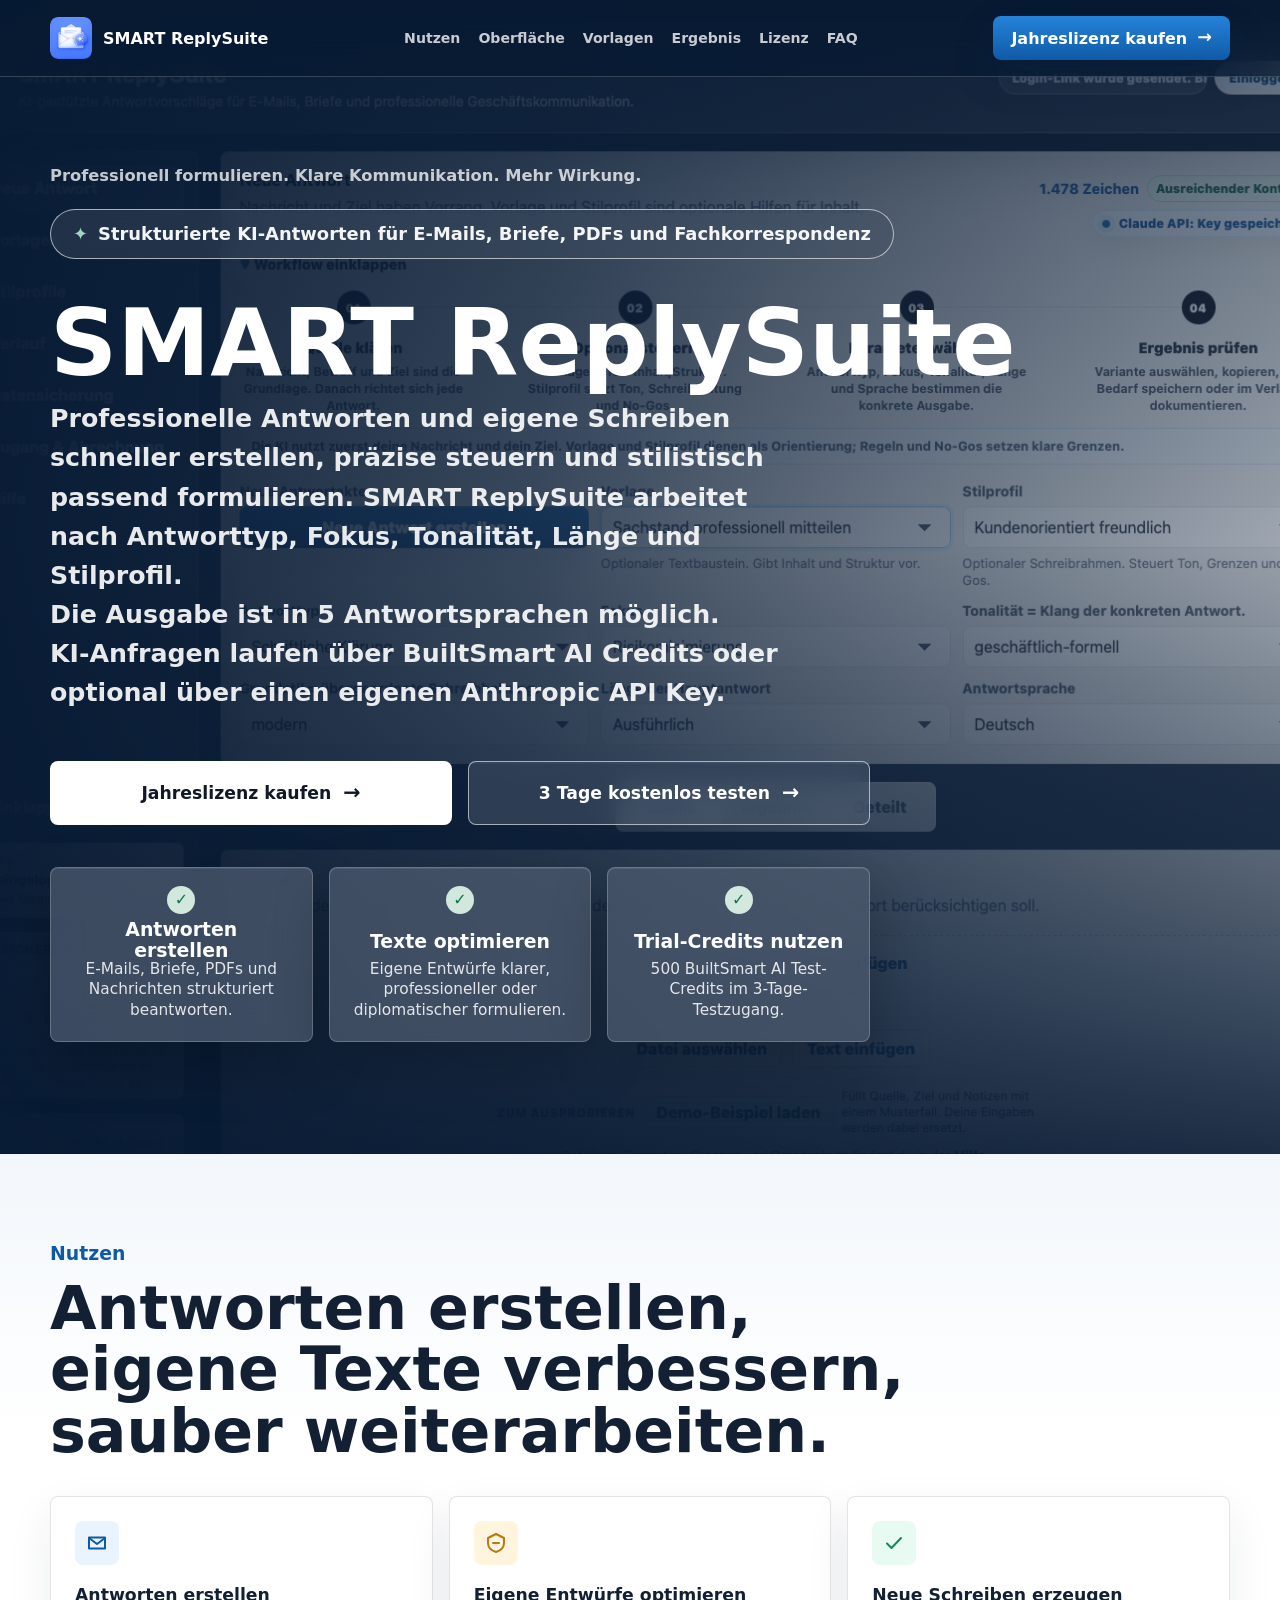
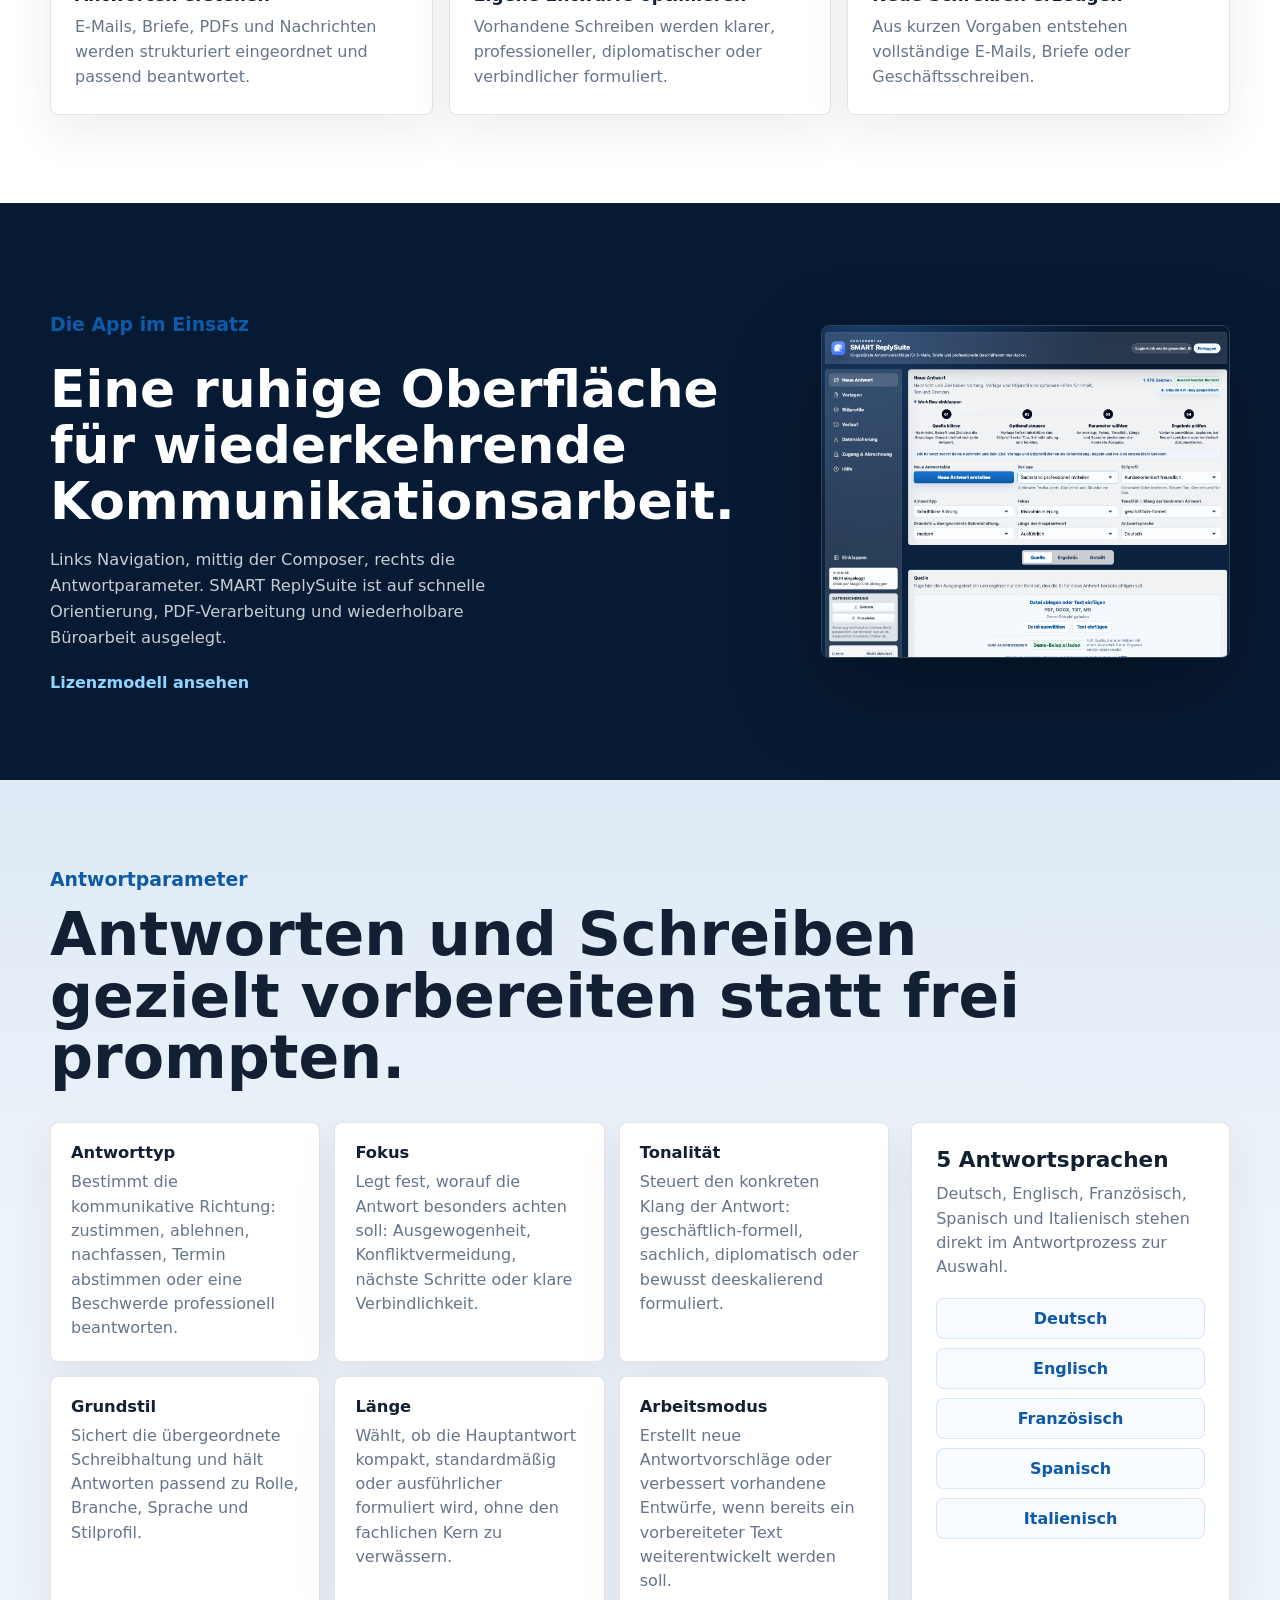
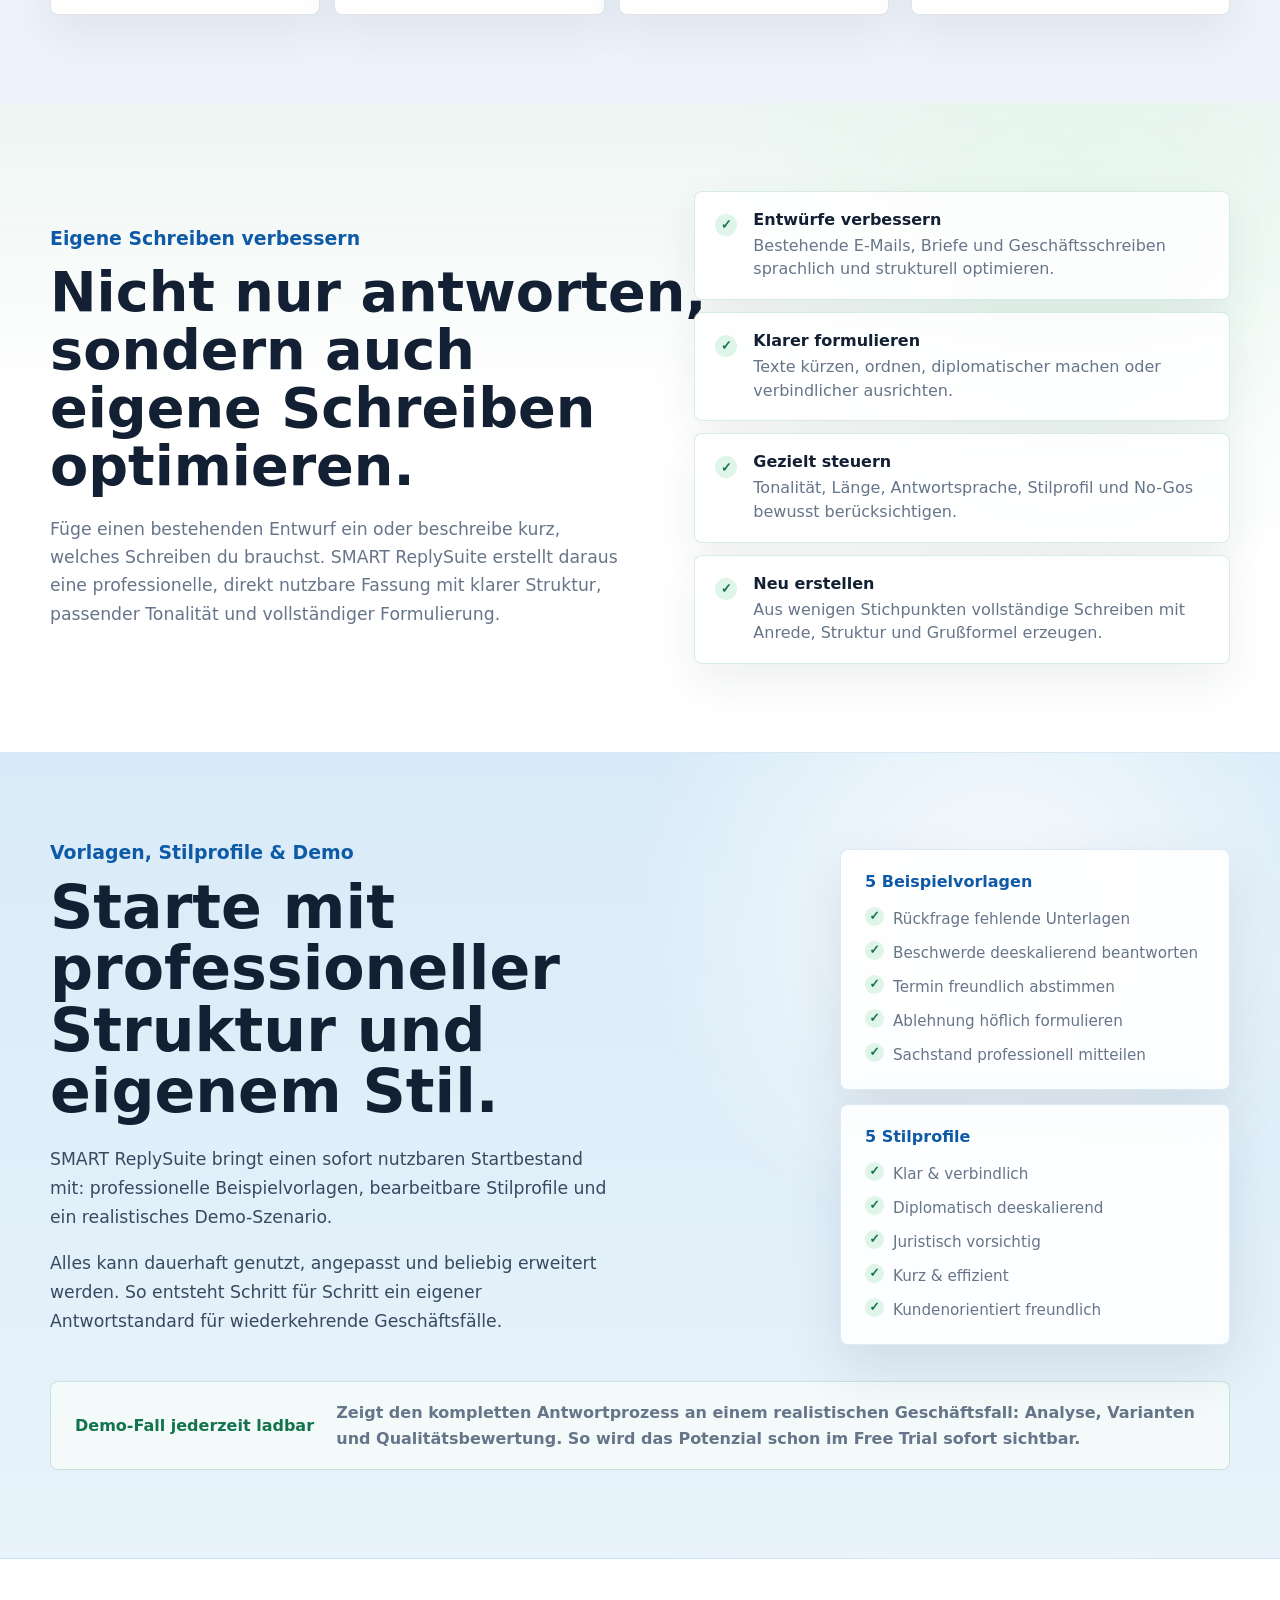
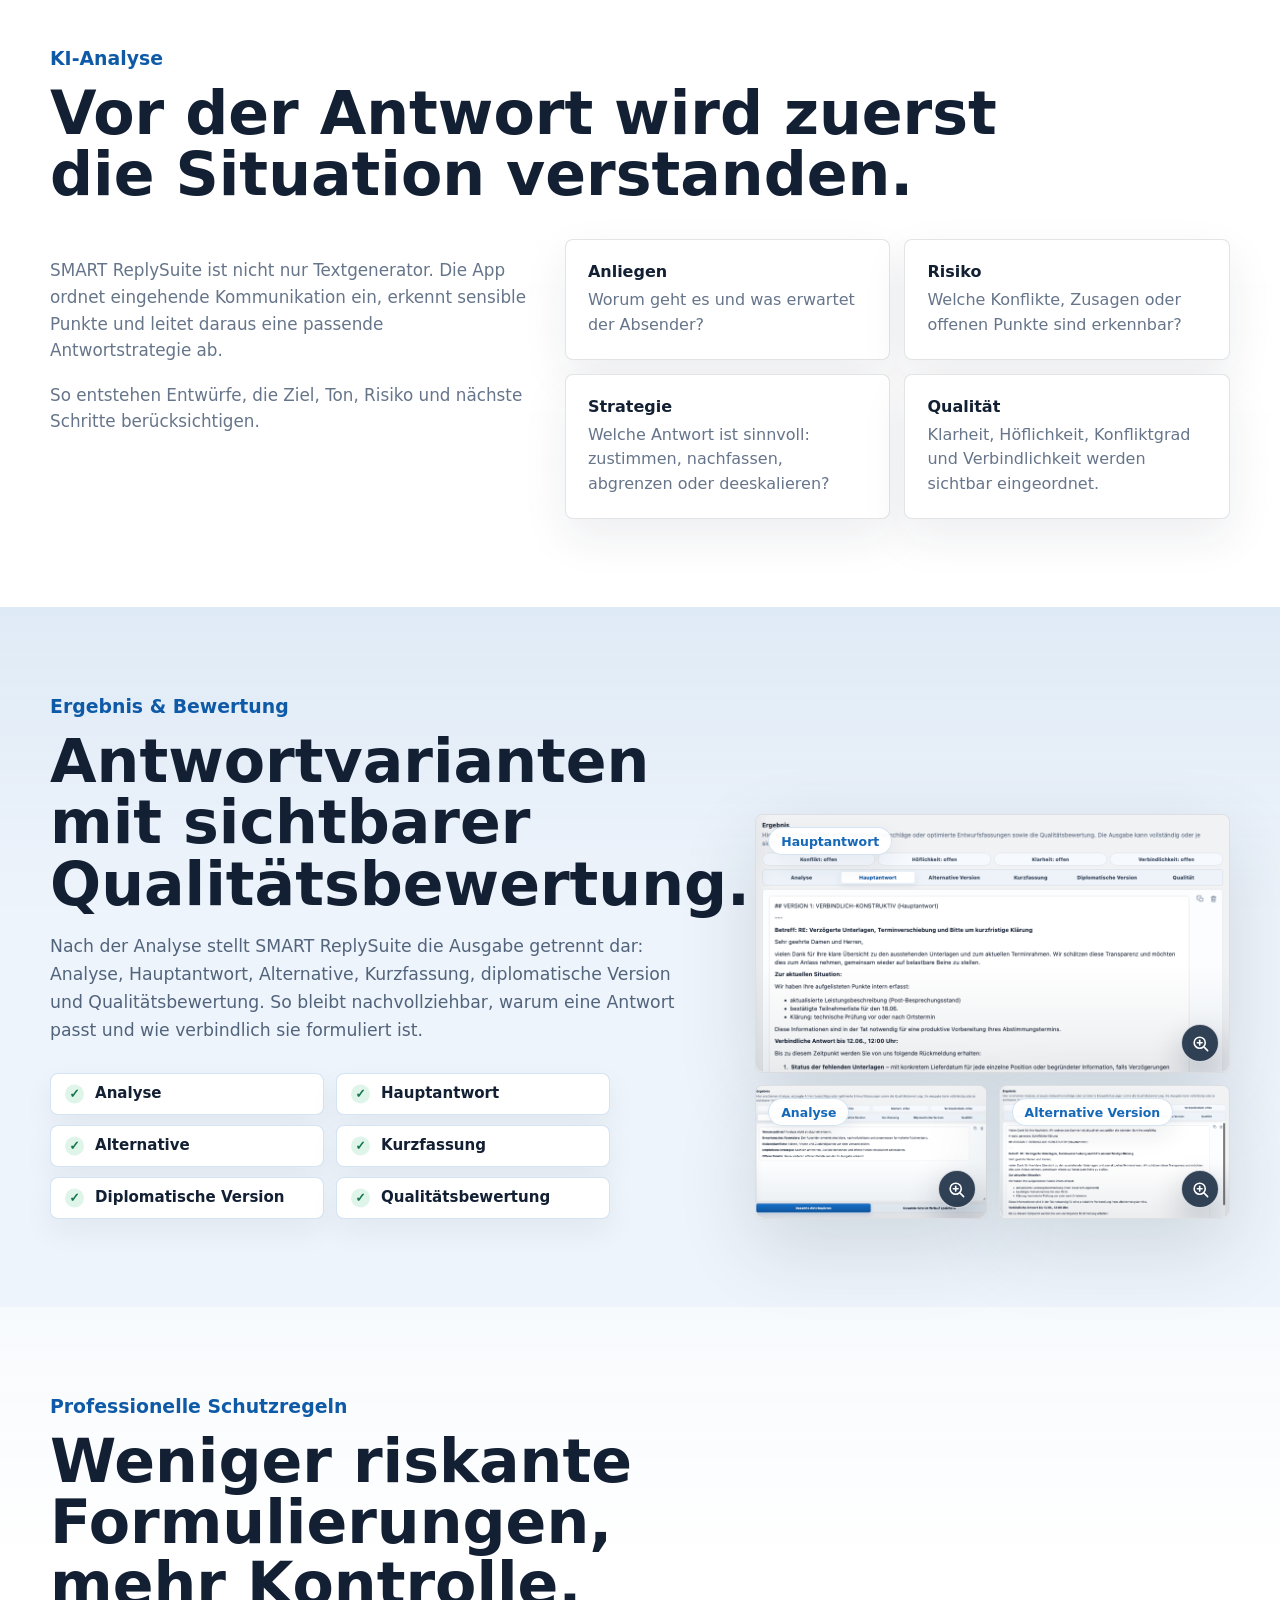
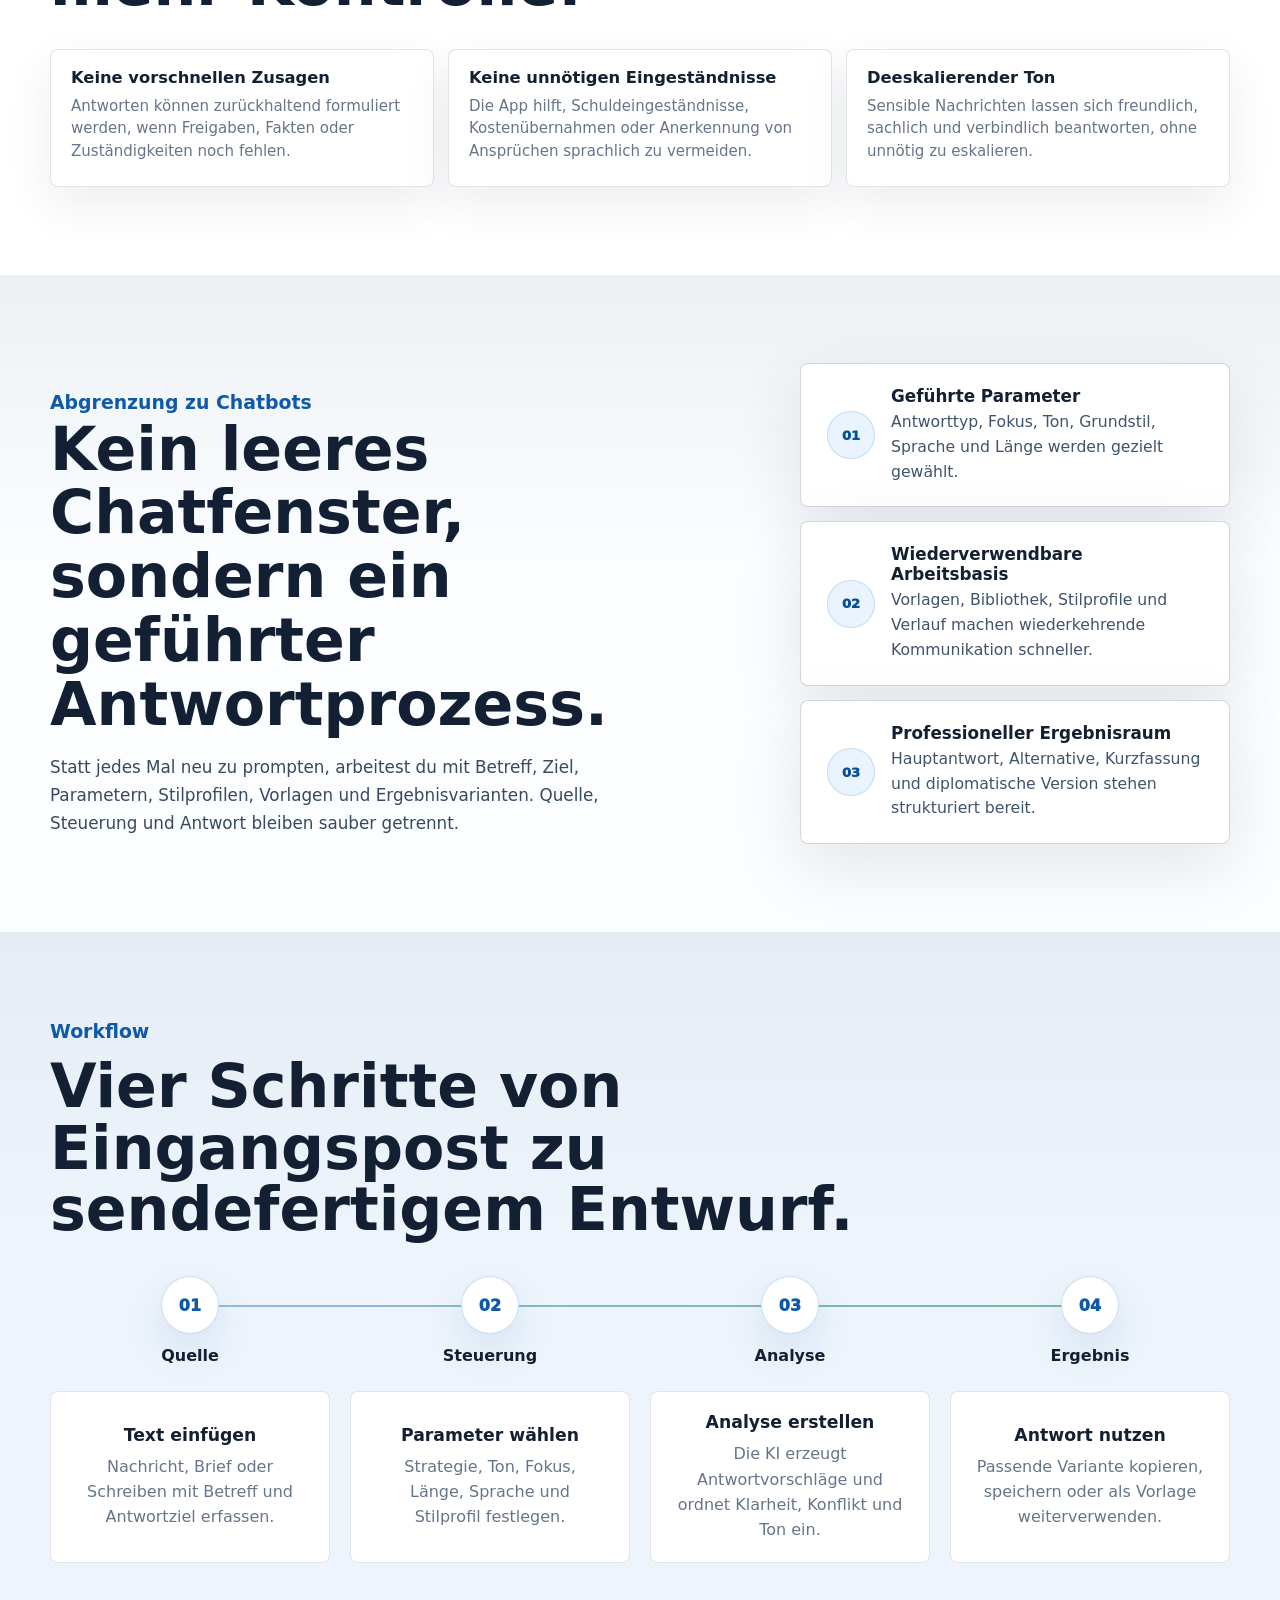
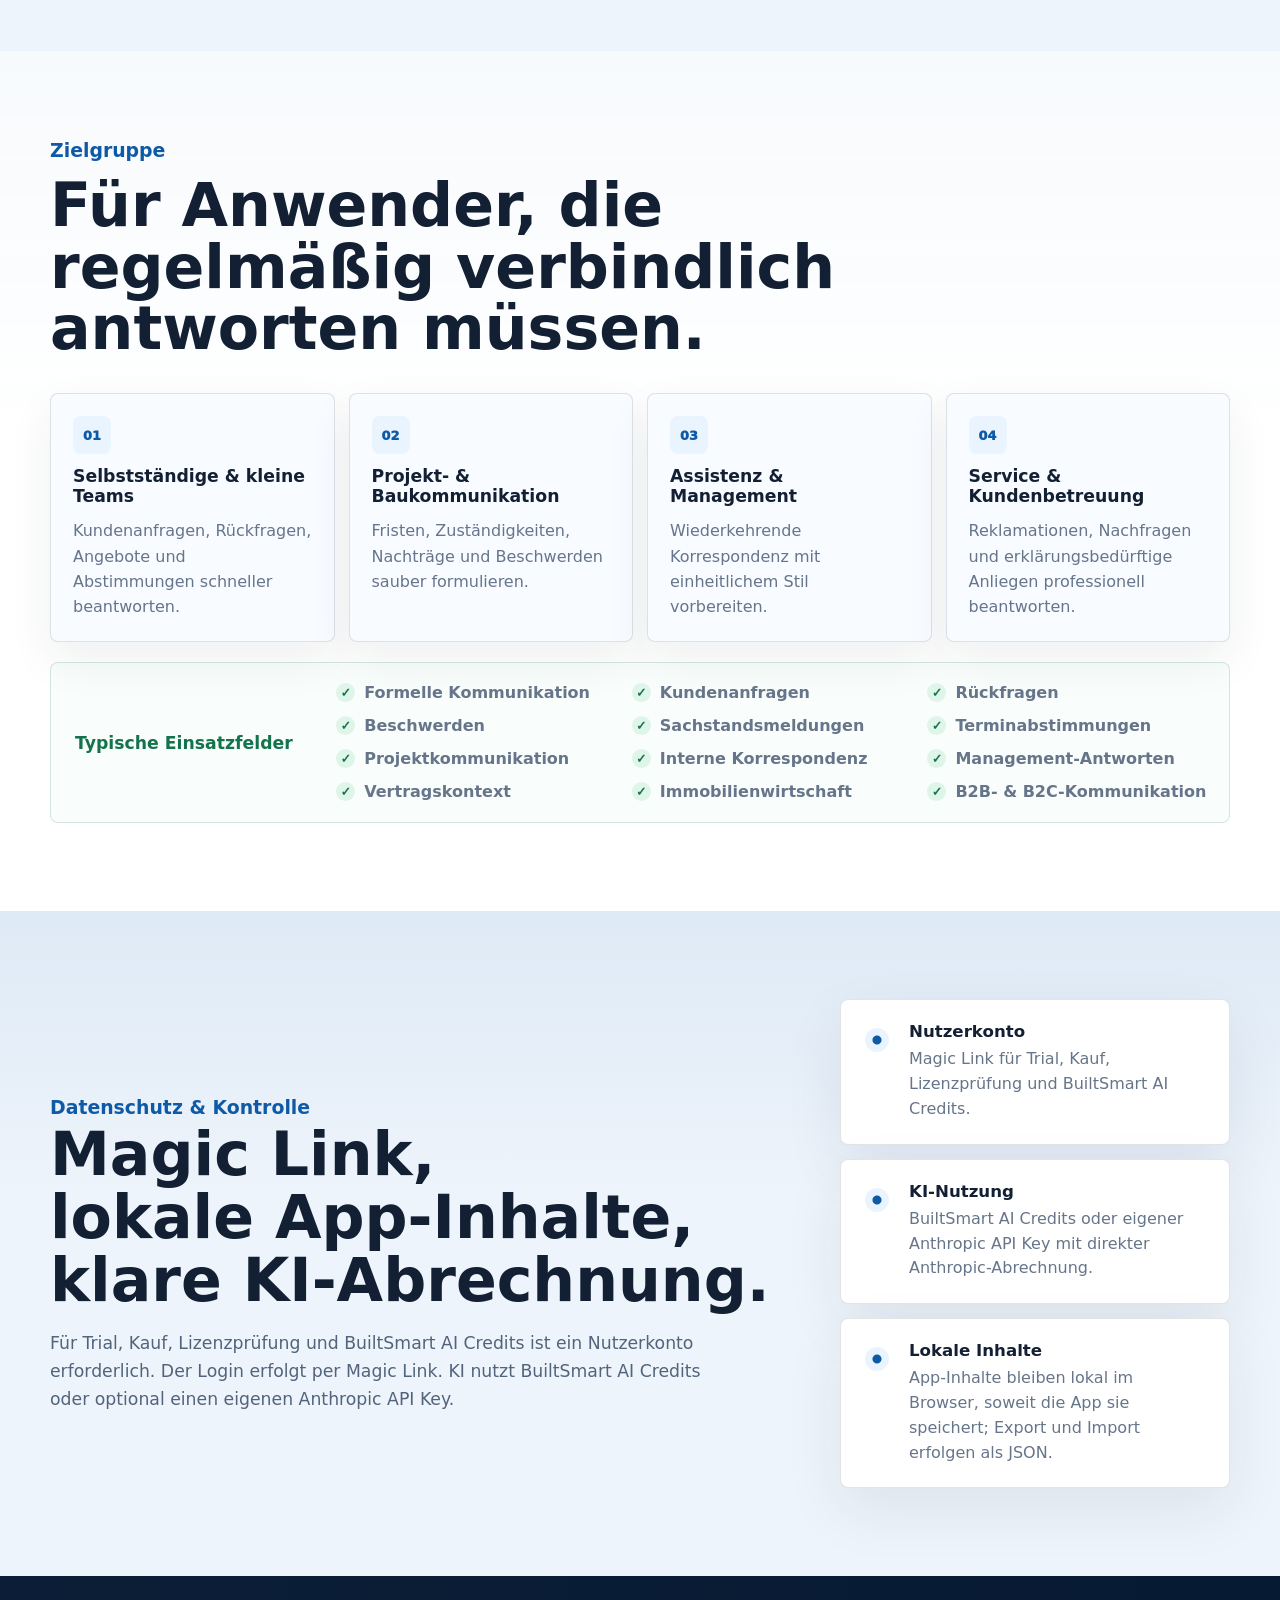
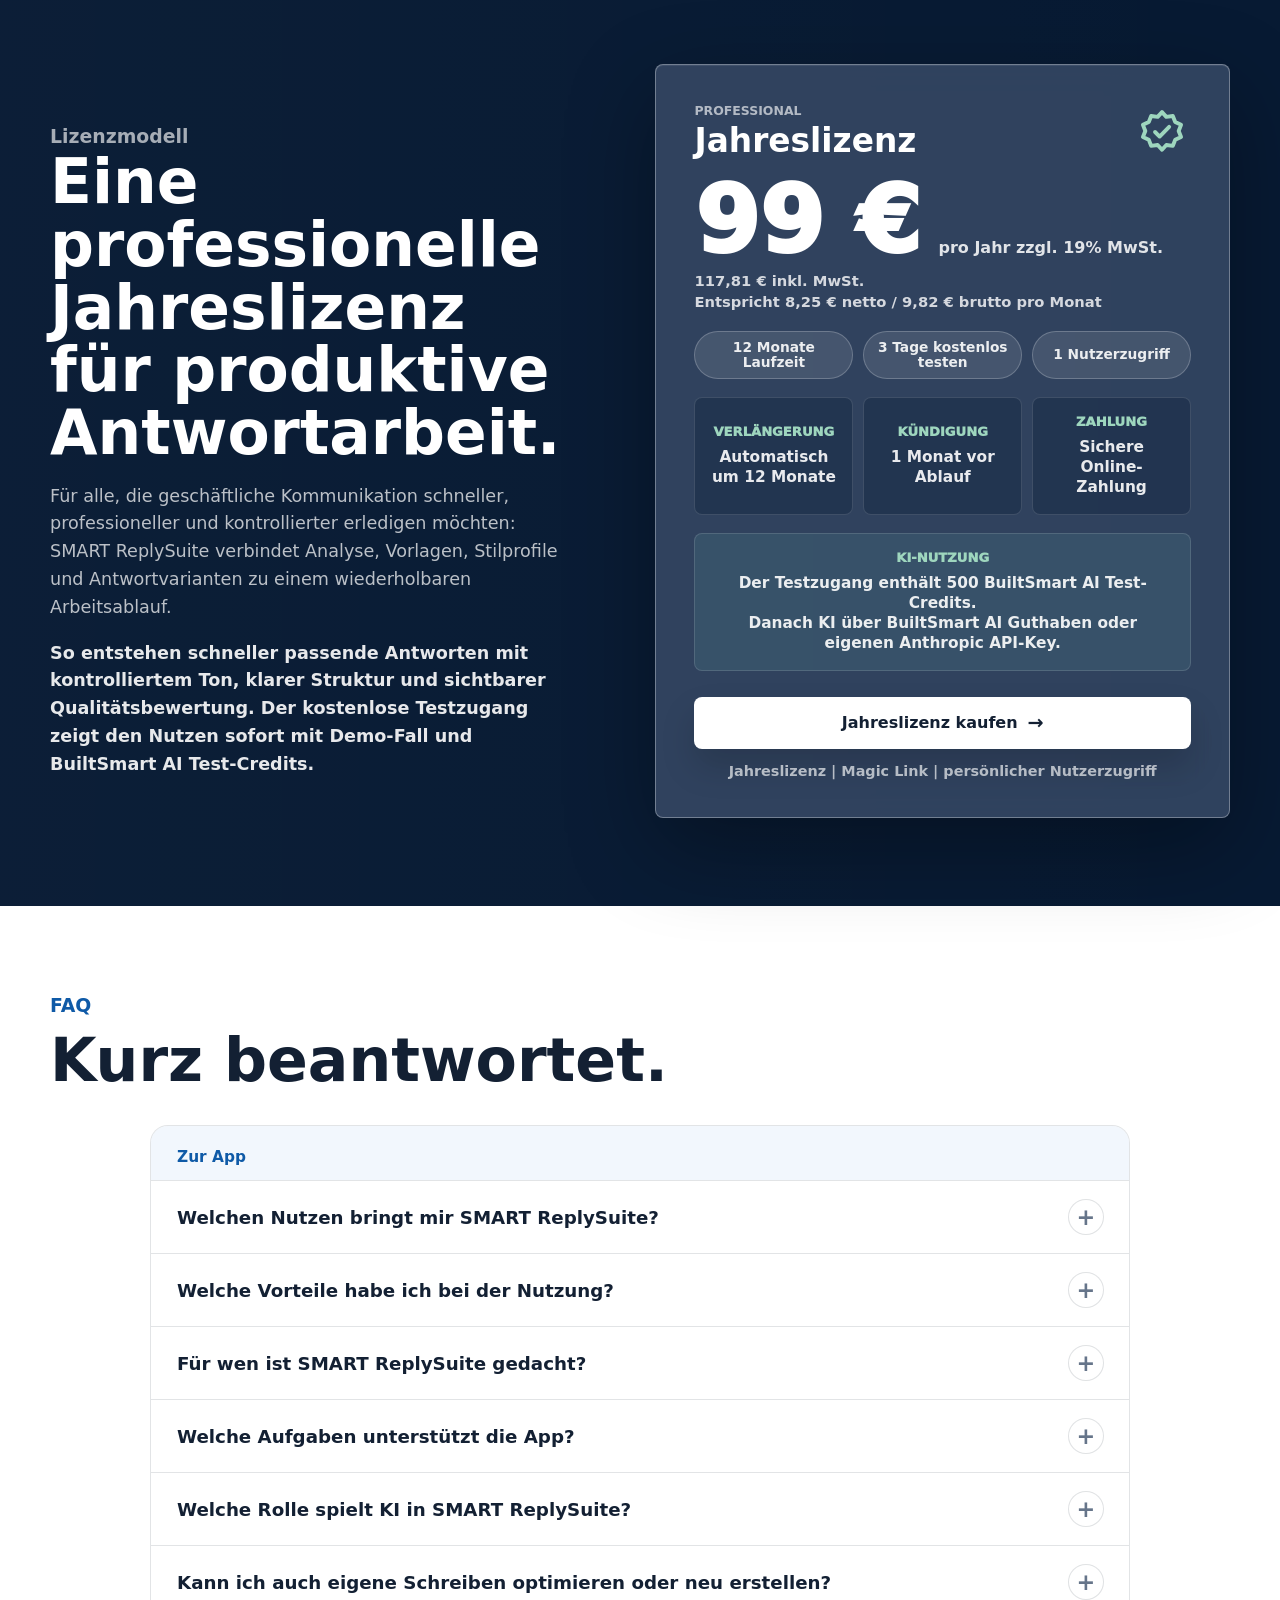
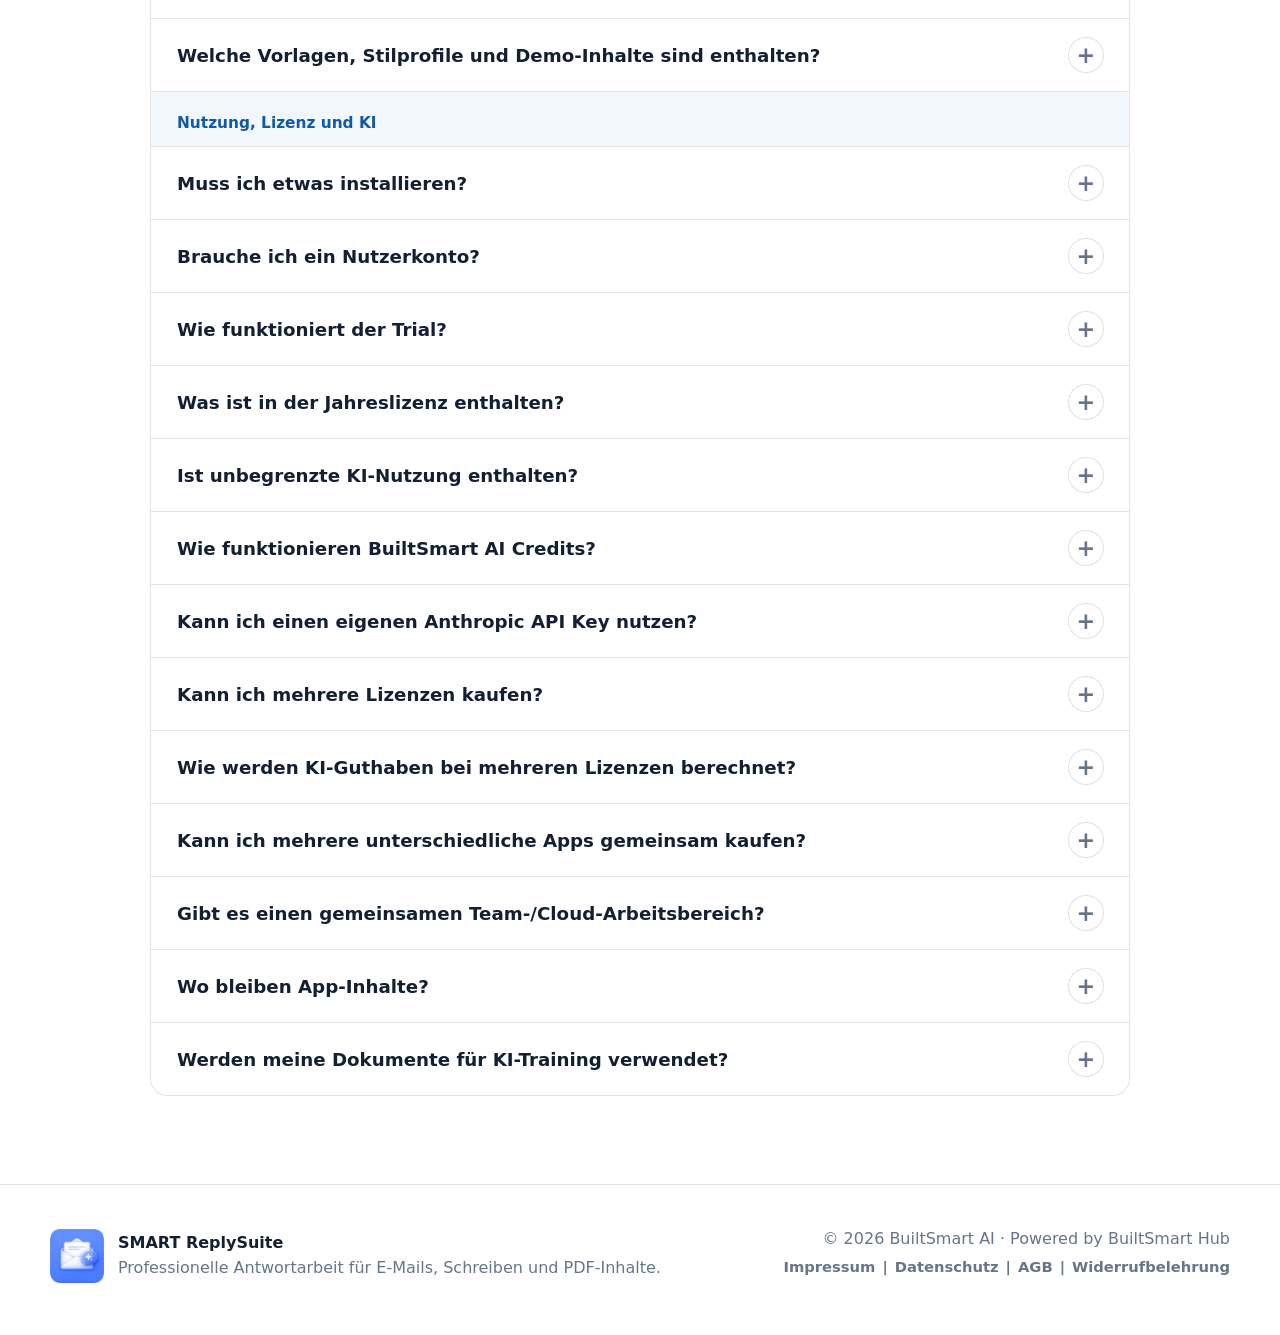
<file: replysuite/index.html>
<!DOCTYPE html>
<html lang="de">
<head>
  <meta charset="UTF-8">
  <base href="./">
  <meta name="viewport" content="width=device-width, initial-scale=1.0">
  <title>SMART ReplySuite | KI-Antworten für E-Mails, Briefe und PDFs</title>
  <meta name="description" content="SMART ReplySuite ist eine browserbasierte App für professionelle KI-Antworten, eigene Schreiben und optimierte Entwürfe für E-Mails, Briefe, PDFs und Geschäftskorrespondenz.">
  <link rel="canonical" href="https://www.builtsmart-ai.app/replysuite/">
  <meta name="robots" content="index, follow">
  <meta property="og:title" content="SMART ReplySuite | KI-Antworten für E-Mails, Briefe und PDFs">
  <meta property="og:description" content="Browserbasierte BuiltSmart App für professionelle KI-Antworten, PDF-/OCR-Verarbeitung, Stilprofile, Vorlagen und kontrollierte Geschäftskommunikation.">
  <meta property="og:type" content="website">
  <meta property="og:url" content="https://www.builtsmart-ai.app/replysuite/">
  <meta property="og:image" content="https://www.builtsmart-ai.app/replysuite/landing-hero-shot.png">
  <meta property="og:site_name" content="SMART ReplySuite">
  <meta name="twitter:card" content="summary_large_image">
  <meta name="twitter:title" content="SMART ReplySuite | KI-Antworten für E-Mails, Briefe und PDFs">
  <meta name="twitter:description" content="Professionelle Antwortvorschläge für Geschäftskommunikation mit BuiltSmart AI Credits, optionalem Anthropic API Key, PDF-/OCR-Unterstützung und Qualitätsbewertung.">
  <meta name="twitter:image" content="https://www.builtsmart-ai.app/replysuite/landing-hero-shot.png">
  <script type="application/ld+json">
    {
      "@context": "https://schema.org",
      "@graph": [
        {
          "@type": "Organization",
          "@id": "https://www.built-smart-hub.com/#organization",
          "name": "BuiltSmart Hub",
          "url": "https://www.built-smart-hub.com/",
          "email": "info@built-smart-hub.com"
        },
        {
          "@type": "SoftwareApplication",
          "@id": "https://www.builtsmart-ai.app/replysuite/#software",
          "name": "SMART ReplySuite",
          "applicationCategory": "BusinessApplication",
          "operatingSystem": "Windows, macOS, moderne Browser",
            "description": "SMART ReplySuite ist eine browserbasierte BuiltSmart App für professionelle KI-Antworten und eigene Schreiben für E-Mails, Briefe, PDFs und Geschäftskorrespondenz. Die App unterstützt Antwortparameter, Stilprofile, Vorlagen, PDF-/OCR-Verarbeitung, KI-Analyse, Antwortvarianten, Textoptimierung und Qualitätsbewertung.",
          "audience": {
            "@type": "Audience",
            "audienceType": "Selbstständige, kleine Teams, Projektkommunikation, Assistenz, Management, Service und Kundenbetreuung"
          },
          "featureList": [
            "KI-Analyse eingehender Nachrichten und Schreiben",
            "Antwortparameter für Antworttyp, Fokus, Ton, Sprache, Länge und Stilprofil",
            "Hauptantwort, Alternative, Kurzfassung und diplomatische Version",
            "Optimierung eigener Entwürfe und Erstellung neuer Schreiben aus kurzen Vorgaben",
            "Qualitätsbewertung für Konflikt, Höflichkeit, Klarheit und Verbindlichkeit",
            "PDF-Verarbeitung und OCR-Unterstützung für gescannte Seiten",
            "Vorlagen, Bibliothek, Verlauf, Export und Import lokaler Arbeitsdaten als JSON",
            "BuiltSmart AI Credits oder optional eigener Anthropic API Key",
            "Fünf Beispielvorlagen, fünf Stilprofile und ein dauerhaft ladbares Demo-Szenario"
          ],
          "softwareHelp": "https://www.builtsmart-ai.app/replysuite/#faq",
          "url": "https://www.builtsmart-ai.app/replysuite/",
          "image": "https://www.builtsmart-ai.app/replysuite/landing-hero-shot.png",
          "publisher": {
            "@id": "https://www.built-smart-hub.com/#organization"
          },
          "offers": {
            "@type": "Offer",
            "@id": "https://www.builtsmart-ai.app/replysuite/#offer",
            "name": "SMART ReplySuite Jahreslizenz",
            "price": "99.00",
            "priceCurrency": "EUR",
            "url": "https://www.builtsmart-ai.app/replysuite/",
            "availability": "https://schema.org/InStock",
            "priceSpecification": {
              "@type": "PriceSpecification",
              "price": "99.00",
              "priceCurrency": "EUR",
              "valueAddedTaxIncluded": false
            },
            "description": "Jahreslizenz für 99 Euro netto pro App und Jahr. Die Laufzeit beträgt 12 Monate und verlängert sich automatisch um weitere 12 Monate. Die Kündigung ist bis 1 Monat vor Ablauf möglich. Pro Lizenz ist ein persönlicher Nutzerzugriff vorgesehen. Die Jahreslizenz enthält den App-Zugang, aber keine unbegrenzte KI-Nutzung."
          }
        },
        {
          "@type": "Product",
          "@id": "https://www.builtsmart-ai.app/replysuite/#product",
          "name": "SMART ReplySuite",
          "description": "Browserbasierte BuiltSmart App für professionelle KI-gestützte Antwortarbeit mit PDF-/OCR-Verarbeitung, BuiltSmart AI Credits, optionalem Anthropic API Key und persönlichem Nutzerzugriff.",
          "brand": {
            "@type": "Brand",
            "name": "SMART ReplySuite"
          },
          "offers": {
            "@id": "https://www.builtsmart-ai.app/replysuite/#offer"
          }
        },
        {
          "@type": "FAQPage",
          "@id": "https://www.builtsmart-ai.app/replysuite/#faqpage",
          "mainEntity": [
            {
              "@type": "Question",
              "name": "Welchen Nutzen bringt mir SMART ReplySuite?",
              "acceptedAnswer": {
                "@type": "Answer",
                "text": "SMART ReplySuite hilft, E-Mails, Briefe, PDFs und wiederkehrende Korrespondenz schneller, strukturierter und kontrollierter zu beantworten. Zusätzlich können eigene Entwürfe verbessert oder neue Schreiben aus kurzen Vorgaben erstellt werden. Die App verbindet Analyse, Antwortparameter, Stilprofile, Vorlagen und mehrere Antwortvarianten."
              }
            },
            {
              "@type": "Question",
              "name": "Welche Vorteile habe ich bei der Nutzung?",
              "acceptedAnswer": {
                "@type": "Answer",
                "text": "Antworten werden nachvollziehbarer vorbereitet, Tonalität und Verbindlichkeit lassen sich gezielt steuern, sensible Punkte werden sichtbar und Varianten wie Hauptantwort, Alternative, Kurzfassung und diplomatische Version stehen direkt bereit."
              }
            },
            {
              "@type": "Question",
              "name": "Für wen ist SMART ReplySuite gedacht?",
              "acceptedAnswer": {
                "@type": "Answer",
                "text": "Die App richtet sich an Selbstständige, kleine Teams, Projektkommunikation, Assistenz, Management, Service und Kundenbetreuung, die regelmäßig verbindlich und professionell antworten müssen."
              }
            },
            {
              "@type": "Question",
              "name": "Welche Aufgaben unterstützt die App?",
              "acceptedAnswer": {
                "@type": "Answer",
                "text": "SMART ReplySuite unterstützt beim Einordnen eingehender Nachrichten, beim Auslesen von PDF-Inhalten, beim Festlegen von Antwortparametern, beim Erstellen von KI-Analysen, beim Formulieren mehrerer Antwortvarianten und beim Optimieren eigener Schreiben."
              }
            },
            {
              "@type": "Question",
              "name": "Welche Rolle spielt KI in SMART ReplySuite?",
              "acceptedAnswer": {
                "@type": "Answer",
                "text": "KI ist Bestandteil der App-Funktion. Der Testzugang enthält 500 BuiltSmart AI Test-Credits. Danach laufen KI-Anfragen über BuiltSmart AI Guthaben oder optional über einen eigenen Anthropic API-Key."
              }
            },
            {
              "@type": "Question",
              "name": "Kann ich auch eigene Schreiben optimieren oder neu erstellen?",
              "acceptedAnswer": {
                "@type": "Answer",
                "text": "Ja. Du kannst bestehende Entwürfe einfügen, kurze Vorgaben beschreiben oder ein neues Schreiben vorbereiten lassen. SMART ReplySuite hilft, Texte klarer, professioneller, diplomatischer oder verbindlicher zu formulieren."
              }
            },
            {
              "@type": "Question",
              "name": "Welche Vorlagen, Stilprofile und Demo-Inhalte sind enthalten?",
              "acceptedAnswer": {
                "@type": "Answer",
                "text": "SMART ReplySuite startet mit fünf professionellen Beispielvorlagen, fünf bearbeitbaren Stilprofilen und einem jederzeit ladbaren Demo-Fall. Vorlagen und Stilprofile können dauerhaft genutzt, angepasst und beliebig erweitert werden. Der Demo-Fall zeigt Analyse, Antwortvarianten und Qualitätsbewertung an einem realistischen Geschäftsfall."
              }
            },
            {
              "@type": "Question",
              "name": "Muss ich etwas installieren?",
              "acceptedAnswer": {
                "@type": "Answer",
                "text": "Nein. SMART ReplySuite läuft browserbasiert in modernen Browsern auf Windows, macOS und anderen Systemen. Es ist kein Installer und keine separate Desktop-Installation erforderlich."
              }
            },
            {
              "@type": "Question",
              "name": "Brauche ich ein Nutzerkonto?",
              "acceptedAnswer": {
                "@type": "Answer",
                "text": "Ja. Für Trial, Kauf, Lizenzprüfung und BuiltSmart AI Credits ist ein Nutzerkonto erforderlich. Der Login erfolgt per Magic Link."
              }
            },
            {
              "@type": "Question",
              "name": "Wie funktioniert der Trial?",
              "acceptedAnswer": {
                "@type": "Answer",
                "text": "Du kannst SMART ReplySuite 3 Tage kostenlos testen. Der Testzugang enthält 500 BuiltSmart AI Test-Credits. Danach benötigst du eine Jahreslizenz. KI-Anfragen laufen anschließend über BuiltSmart AI Guthaben oder deinen eigenen Anthropic API-Key."
              }
            },
            {
              "@type": "Question",
              "name": "Was ist in der Jahreslizenz enthalten?",
              "acceptedAnswer": {
                "@type": "Answer",
                "text": "Die Jahreslizenz enthält den App-Zugang für einen persönlichen Nutzerzugriff. KI-Nutzung wird separat über BuiltSmart AI Credits oder über einen eigenen Anthropic API Key abgerechnet."
              }
            },
            {
              "@type": "Question",
              "name": "Ist unbegrenzte KI-Nutzung enthalten?",
              "acceptedAnswer": {
                "@type": "Answer",
                "text": "Nein. Die Jahreslizenz enthält den App-Zugang, aber keine unbegrenzte KI-Nutzung. KI-Aktionen werden über BuiltSmart AI Credits oder über einen eigenen Anthropic API Key genutzt."
              }
            },
            {
              "@type": "Question",
              "name": "Wie funktionieren BuiltSmart AI Credits?",
              "acceptedAnswer": {
                "@type": "Answer",
                "text": "BuiltSmart AI Credits gehören zum jeweiligen Nutzerkonto und sind appübergreifend innerhalb dieses Nutzerkontos nutzbar. Vor KI-Aktionen zeigt die App den voraussichtlichen Credit-Verbrauch an."
              }
            },
            {
              "@type": "Question",
              "name": "Kann ich einen eigenen Anthropic API Key nutzen?",
              "acceptedAnswer": {
                "@type": "Answer",
                "text": "Ja. Alternativ zu BuiltSmart AI Credits kann ein eigener Anthropic API Key genutzt werden. Die Abrechnung erfolgt dann direkt über Anthropic. Der Key bleibt lokal in der jeweiligen App und wird nicht an das BuiltSmart Lizenzsystem gesendet."
              }
            },
            {
              "@type": "Question",
              "name": "Kann ich mehrere Lizenzen kaufen?",
              "acceptedAnswer": {
                "@type": "Answer",
                "text": "Ja. Mehrere Lizenzen derselben App können im Checkout über die Menge gekauft werden. Jede Lizenz ist für einen getrennten persönlichen Nutzerzugriff vorgesehen."
              }
            },
            {
              "@type": "Question",
              "name": "Wie werden KI-Guthaben bei mehreren Lizenzen berechnet?",
              "acceptedAnswer": {
                "@type": "Answer",
                "text": "Mehrere App-Lizenzen schalten mehrere persönliche Nutzerzugriffe frei. BuiltSmart AI Credits werden separat pro Nutzerkonto geführt. Trial-Credits werden beim Start des Trials dem jeweiligen Nutzerkonto gutgeschrieben. Bezahlte AI-Credits stehen dem Nutzerkonto zur Verfügung, über das sie gekauft wurden."
              }
            },
            {
              "@type": "Question",
              "name": "Kann ich mehrere unterschiedliche Apps gemeinsam kaufen?",
              "acceptedAnswer": {
                "@type": "Answer",
                "text": "Nein. Ein Checkout gilt jeweils für eine App. Mehrere Lizenzen derselben App können über die Menge gekauft werden."
              }
            },
            {
              "@type": "Question",
              "name": "Gibt es einen gemeinsamen Team-/Cloud-Arbeitsbereich?",
              "acceptedAnswer": {
                "@type": "Answer",
                "text": "Nein. Mehrere Lizenzen bedeuten mehrere getrennte persönliche Nutzerzugriffe, keinen gemeinsamen Team-/Cloud-Arbeitsbereich."
              }
            },
            {
              "@type": "Question",
              "name": "Wo bleiben App-Inhalte?",
              "acceptedAnswer": {
                "@type": "Answer",
                "text": "App-Inhalte bleiben in der jeweiligen App lokal im Browser, soweit die App so gebaut ist. Wenn eigene Inhalte gespeichert werden, werden Export und Import angeboten."
              }
            },
            {
              "@type": "Question",
              "name": "Werden meine Dokumente für KI-Training verwendet?",
              "acceptedAnswer": {
                "@type": "Answer",
                "text": "Bei Nutzung über die Anthropic API werden Inhalte nur zur jeweiligen KI-Anfrage übertragen. Nach Anthropic-Angaben werden Daten aus kommerziellen Produkten wie der Anthropic API nicht zum Training generativer Modelle verwendet, sofern der Kunde nicht ausdrücklich einer Nutzung zur Modellverbesserung zustimmt. Das unterscheidet sich von privaten Chat-Oberflächen, deren Datenschutz- und Trainingsoptionen separat geregelt sein können."
              }
            }
          ]
        }
      ]
    }
  </script>
  <script>
    (() => {
      if ("scrollRestoration" in history) {
        history.scrollRestoration = "manual";
      }

      const showHero = () => {
        if (window.location.hash) {
          history.replaceState(null, "", window.location.pathname + window.location.search);
        }
        window.scrollTo(0, 0);
      };

      showHero();
      window.addEventListener("DOMContentLoaded", showHero, { once: true });
      window.addEventListener("load", () => {
        showHero();
        requestAnimationFrame(showHero);
        window.setTimeout(showHero, 150);
      });
      window.addEventListener("pageshow", () => {
        showHero();
        requestAnimationFrame(showHero);
      });
    })();
  </script>
  <link rel="stylesheet" href="landing-styles.css?v=20260531-builtstandard">
</head>
<body>
  <header class="site-header" aria-label="Seitennavigation">
    <a class="brand" href="landing.html" aria-label="SMART ReplySuite Start">
      <img src="assets/smart-mailresponse-icon.png" alt="" aria-hidden="true">
      <span>SMART ReplySuite</span>
    </a>
    <nav class="nav-links" aria-label="Landingpage Navigation">
      <a href="#benefits">Nutzen</a>
      <a href="#product">Oberfläche</a>
      <a href="#starter">Vorlagen</a>
      <a href="#result">Ergebnis</a>
      <a href="#pricing">Lizenz</a>
      <a href="#faq">FAQ</a>
    </nav>
    <a class="nav-cta" href="../index.html#app-warteliste">Jahreslizenz kaufen</a>
  </header>

  <main>
    <section class="hero" aria-labelledby="hero-title">
      <div class="hero-media" aria-hidden="true">
        <img src="landing-hero-shot.png?v=20260606-hero-shot" alt="">
      </div>
      <div class="hero-content">
        <p class="eyebrow">Professionell formulieren. Klare Kommunikation. Mehr Wirkung.</p>
        <p class="hero-pill">Strukturierte KI-Antworten für E-Mails, Briefe, PDFs und Fachkorrespondenz</p>
        <h1 id="hero-title">SMART ReplySuite</h1>
        <p class="hero-copy">Professionelle Antworten und eigene Schreiben schneller erstellen, präzise steuern und stilistisch passend formulieren. SMART ReplySuite arbeitet nach Antworttyp, Fokus, Tonalität, Länge und Stilprofil. <br>Die Ausgabe ist in 5 Antwortsprachen möglich. <br>KI-Anfragen laufen über BuiltSmart AI Credits oder optional über einen eigenen Anthropic API Key.</p>
        <div class="hero-actions" aria-label="Hauptaktionen">
          <a class="primary-button" href="../index.html#app-warteliste">Jahreslizenz kaufen</a>
          <a class="secondary-button" href="../index.html#app-warteliste">3 Tage kostenlos testen</a>
        </div>
        <dl class="hero-metrics" aria-label="Produktvorteile">
          <div><dt>Antworten erstellen</dt><dd>E-Mails, Briefe, PDFs und Nachrichten strukturiert beantworten.</dd></div>
          <div><dt>Texte optimieren</dt><dd>Eigene Entwürfe klarer, professioneller oder diplomatischer formulieren.</dd></div>
          <div><dt>Trial-Credits nutzen</dt><dd>500 BuiltSmart AI Test-Credits im 3-Tage-Testzugang.</dd></div>
        </dl>
      </div>
    </section>

    <section class="section intro-section" id="benefits" aria-labelledby="benefits-title">
      <div class="section-heading">
        <p class="eyebrow dark">Nutzen</p>
        <h2 id="benefits-title">Antworten erstellen,<br>eigene Texte verbessern,<br>sauber weiterarbeiten.</h2>
      </div>
      <div class="intro-grid">
        <article>
          <span class="icon-wrap" aria-hidden="true">
            <svg viewBox="0 0 24 24"><path d="M4 6.5h16v11H4v-11Z"></path><path d="m4 7 8 6 8-6"></path></svg>
          </span>
          <h3>Antworten erstellen</h3>
          <p>E-Mails, Briefe, PDFs und Nachrichten werden strukturiert eingeordnet und passend beantwortet.</p>
        </article>
        <article>
          <span class="icon-wrap amber" aria-hidden="true">
            <svg viewBox="0 0 24 24"><path d="M12 3 4 7v5c0 4.6 3.2 7.5 8 9 4.8-1.5 8-4.4 8-9V7l-8-4Z"></path><path d="M9 12h6"></path></svg>
          </span>
          <h3>Eigene Entwürfe optimieren</h3>
          <p>Vorhandene Schreiben werden klarer, professioneller, diplomatischer oder verbindlicher formuliert.</p>
        </article>
        <article>
          <span class="icon-wrap green" aria-hidden="true">
            <svg viewBox="0 0 24 24"><path d="M5 12.5 9.5 17 19 7"></path></svg>
          </span>
          <h3>Neue Schreiben erzeugen</h3>
          <p>Aus kurzen Vorgaben entstehen vollständige E-Mails, Briefe oder Geschäftsschreiben.</p>
        </article>
      </div>
    </section>

    <section class="product-band" id="product" aria-labelledby="product-title">
      <div class="product-copy">
        <p class="eyebrow dark">Die App im Einsatz</p>
        <h2 id="product-title">Eine ruhige Oberfläche für wiederkehrende <span class="no-break">Kommunikationsarbeit.</span></h2>
        <p>Links Navigation, mittig der Composer, rechts die Antwortparameter. SMART ReplySuite ist auf schnelle Orientierung, PDF-Verarbeitung und wiederholbare Büroarbeit ausgelegt.</p>
        <a class="text-link" href="#pricing">Lizenzmodell ansehen</a>
      </div>
      <figure class="product-shot">
        <img src="landing-hero-shot.png?v=20260606-hero-shot" alt="Screenshot der SMART ReplySuite Arbeitsoberfläche">
      </figure>
    </section>

    <section class="section parameter-section" id="parameters" aria-labelledby="parameters-title">
      <div class="section-heading">
        <p class="eyebrow dark">Antwortparameter</p>
        <h2 id="parameters-title">Antworten und Schreiben gezielt vorbereiten statt frei prompten.</h2>
      </div>
      <div class="parameter-layout">
        <div class="parameter-grid" aria-label="Antwortparameter">
            <article><strong>Antworttyp</strong><span>Bestimmt die kommunikative Richtung: zustimmen, ablehnen, nachfassen, Termin abstimmen oder eine Beschwerde professionell beantworten.</span></article>
            <article><strong>Fokus</strong><span>Legt fest, worauf die Antwort besonders achten soll: Ausgewogenheit, Konfliktvermeidung, nächste Schritte oder klare Verbindlichkeit.</span></article>
            <article><strong>Tonalität</strong><span>Steuert den konkreten Klang der Antwort: geschäftlich-formell, sachlich, diplomatisch oder bewusst deeskalierend formuliert.</span></article>
            <article><strong>Grundstil</strong><span>Sichert die übergeordnete Schreibhaltung und hält Antworten passend zu Rolle, Branche, Sprache und Stilprofil.</span></article>
            <article><strong>Länge</strong><span>Wählt, ob die Hauptantwort kompakt, standardmäßig oder ausführlicher formuliert wird, ohne den fachlichen Kern zu verwässern.</span></article>
            <article><strong>Arbeitsmodus</strong><span>Erstellt neue Antwortvorschläge oder verbessert vorhandene Entwürfe, wenn bereits ein vorbereiteter Text weiterentwickelt werden soll.</span></article>
        </div>
        <aside class="language-panel" aria-label="Antwortsprachen">
          <h3>5 Antwortsprachen</h3>
          <p>Deutsch, Englisch, Französisch, Spanisch und Italienisch stehen direkt im Antwortprozess zur Auswahl.</p>
          <div>
            <span>Deutsch</span>
            <span>Englisch</span>
            <span>Französisch</span>
            <span>Spanisch</span>
            <span>Italienisch</span>
          </div>
        </aside>
      </div>
    </section>

    <section class="section writing-section" id="writing" aria-labelledby="writing-title">
      <div class="writing-copy">
        <p class="eyebrow dark">Eigene Schreiben verbessern</p>
        <h2 id="writing-title"><span class="no-break">Nicht nur antworten,</span> <br>sondern auch eigene Schreiben optimieren.</h2>
        <p>Füge einen bestehenden Entwurf ein oder beschreibe kurz, welches Schreiben du brauchst. SMART ReplySuite erstellt daraus eine professionelle, direkt nutzbare Fassung mit klarer Struktur, passender Tonalität und vollständiger Formulierung.</p>
      </div>
      <div class="writing-list" aria-label="Möglichkeiten für eigene Schreiben">
        <div><strong>Entwürfe verbessern</strong><span>Bestehende E-Mails, Briefe und Geschäftsschreiben sprachlich und strukturell optimieren.</span></div>
        <div><strong>Klarer formulieren</strong><span>Texte kürzen, ordnen, diplomatischer machen oder verbindlicher ausrichten.</span></div>
        <div><strong>Gezielt steuern</strong><span>Tonalität, Länge, Antwortsprache, Stilprofil und No-Gos bewusst berücksichtigen.</span></div>
        <div><strong>Neu erstellen</strong><span>Aus wenigen Stichpunkten vollständige Schreiben mit Anrede, Struktur und Grußformel erzeugen.</span></div>
      </div>
    </section>

    <section class="section starter-section" id="starter" aria-labelledby="starter-title">
      <div class="starter-layout">
        <div class="starter-copy">
          <p class="eyebrow dark">Vorlagen, Stilprofile & Demo</p>
          <h2 id="starter-title">Starte mit professioneller Struktur und<br><span class="no-break">eigenem Stil.</span></h2>
          <p>SMART ReplySuite bringt einen sofort nutzbaren Startbestand mit: professionelle Beispielvorlagen, bearbeitbare Stilprofile und ein realistisches Demo-Szenario.</p>
          <p>Alles kann dauerhaft genutzt, angepasst und beliebig erweitert werden. So entsteht Schritt für Schritt ein eigener Antwortstandard für wiederkehrende Geschäftsfälle.</p>
        </div>
        <div class="starter-detail" aria-label="Enthaltene Vorlagen und Stilprofile">
          <div>
            <h3>5 Beispielvorlagen</h3>
            <ul>
              <li>Rückfrage fehlende Unterlagen</li>
              <li>Beschwerde deeskalierend beantworten</li>
              <li>Termin freundlich abstimmen</li>
              <li>Ablehnung höflich formulieren</li>
              <li>Sachstand professionell mitteilen</li>
            </ul>
          </div>
          <div>
            <h3>5 Stilprofile</h3>
            <ul>
              <li>Klar & verbindlich</li>
              <li>Diplomatisch deeskalierend</li>
              <li>Juristisch vorsichtig</li>
              <li>Kurz & effizient</li>
              <li>Kundenorientiert freundlich</li>
            </ul>
          </div>
        </div>
      </div>
      <div class="starter-demo">
        <strong>Demo-Fall jederzeit ladbar</strong>
        <span>Zeigt den kompletten Antwortprozess an einem realistischen Geschäftsfall: Analyse, Varianten und Qualitätsbewertung. So wird das Potenzial schon im Free Trial sofort sichtbar.</span>
      </div>
    </section>

    <section class="section analysis-section" id="analysis" aria-labelledby="analysis-title">
      <div class="section-heading">
        <p class="eyebrow dark">KI-Analyse</p>
        <h2 id="analysis-title">Vor der Antwort wird zuerst die Situation verstanden.</h2>
      </div>
      <div class="analysis-layout">
        <div class="analysis-copy">
          <p>SMART ReplySuite ist nicht nur Textgenerator. Die App ordnet eingehende Kommunikation ein, erkennt sensible Punkte und leitet daraus eine passende Antwortstrategie ab.</p>
          <p>So entstehen Entwürfe, die Ziel, Ton, Risiko und nächste Schritte berücksichtigen.</p>
        </div>
        <div class="analysis-grid" aria-label="Analysemerkmale">
          <article><strong>Anliegen</strong><span>Worum geht es und was erwartet der Absender?</span></article>
          <article><strong>Risiko</strong><span>Welche Konflikte, Zusagen oder offenen Punkte sind erkennbar?</span></article>
          <article><strong>Strategie</strong><span>Welche Antwort ist sinnvoll: zustimmen, nachfassen, abgrenzen oder deeskalieren?</span></article>
          <article><strong>Qualität</strong><span>Klarheit, Höflichkeit, Konfliktgrad und Verbindlichkeit werden sichtbar eingeordnet.</span></article>
        </div>
      </div>
    </section>

    <section class="section result-section" id="result" aria-labelledby="result-title">
      <div class="result-copy">
        <p class="eyebrow dark">Ergebnis & Bewertung</p>
        <h2 id="result-title">Antwortvarianten mit sichtbarer Qualitätsbewertung.</h2>
        <p>Nach der Analyse stellt SMART ReplySuite die Ausgabe getrennt dar: Analyse, Hauptantwort, Alternative, Kurzfassung, diplomatische Version und Qualitätsbewertung. So bleibt nachvollziehbar, warum eine Antwort passt und wie verbindlich sie formuliert ist.</p>
        <div class="result-highlights" aria-label="Bestandteile der Ergebnisansicht">
          <span>Analyse</span>
          <span>Hauptantwort</span>
          <span>Alternative</span>
          <span>Kurzfassung</span>
          <span>Diplomatische Version</span>
          <span>Qualitätsbewertung</span>
        </div>
      </div>
      <div class="result-gallery" aria-label="Ergebnisansichten von SMART ReplySuite">
        <a class="result-shot result-shot-featured" href="#result-shot-hauptantwort" aria-label="Hauptantwort vergrößern">
          <span>Hauptantwort</span>
          <img src="landing-result-hauptantwort.png?v=20260606-result" alt="Screenshot der Hauptantwort in SMART ReplySuite">
          <span class="zoom-badge" aria-hidden="true">
            <svg viewBox="0 0 24 24"><path d="m21 21-4.35-4.35"></path><circle cx="11" cy="11" r="7"></circle><path d="M11 8v6"></path><path d="M8 11h6"></path></svg>
          </span>
        </a>
        <div class="result-gallery-secondary">
          <a class="result-shot" href="#result-shot-analyse" aria-label="Analyse vergrößern">
            <span>Analyse</span>
            <img src="landing-result-analyse.png?v=20260606-result" alt="Screenshot der Analyse in SMART ReplySuite">
            <span class="zoom-badge" aria-hidden="true">
              <svg viewBox="0 0 24 24"><path d="m21 21-4.35-4.35"></path><circle cx="11" cy="11" r="7"></circle><path d="M11 8v6"></path><path d="M8 11h6"></path></svg>
            </span>
          </a>
          <a class="result-shot" href="#result-shot-alternative" aria-label="Alternative Version vergrößern">
            <span>Alternative Version</span>
            <img src="landing-result-alternative.png?v=20260606-result" alt="Screenshot der alternativen Version in SMART ReplySuite">
            <span class="zoom-badge" aria-hidden="true">
              <svg viewBox="0 0 24 24"><path d="m21 21-4.35-4.35"></path><circle cx="11" cy="11" r="7"></circle><path d="M11 8v6"></path><path d="M8 11h6"></path></svg>
            </span>
          </a>
        </div>
      </div>
    </section>

    <div class="shot-lightbox" id="result-shot-hauptantwort" role="dialog" aria-label="Vergrößerte Hauptantwort">
      <a class="lightbox-close" href="#result" aria-label="Vergrößerte Ansicht schließen">Schließen</a>
      <img src="landing-result-hauptantwort.png?v=20260606-result" alt="Vergrößerter Screenshot der Hauptantwort von SMART ReplySuite">
    </div>

    <div class="shot-lightbox" id="result-shot-analyse" role="dialog" aria-label="Vergrößerte Analyse">
      <a class="lightbox-close" href="#result" aria-label="Vergrößerte Ansicht schließen">Schließen</a>
      <img src="landing-result-analyse.png?v=20260606-result" alt="Vergrößerter Screenshot der Analyse von SMART ReplySuite">
    </div>

    <div class="shot-lightbox" id="result-shot-alternative" role="dialog" aria-label="Vergrößerte alternative Version">
      <a class="lightbox-close" href="#result" aria-label="Vergrößerte Ansicht schließen">Schließen</a>
      <img src="landing-result-alternative.png?v=20260606-result" alt="Vergrößerter Screenshot der alternativen Version von SMART ReplySuite">
    </div>

    <section class="section safeguards-section" id="safeguards" aria-labelledby="safeguards-title">
      <div class="section-heading narrow">
        <p class="eyebrow dark">Professionelle Schutzregeln</p>
        <h2 id="safeguards-title">Weniger riskante Formulierungen,<br><span class="no-break">mehr Kontrolle.</span></h2>
      </div>
      <div class="safeguard-grid">
        <article>
          <h3>Keine vorschnellen Zusagen</h3>
          <p>Antworten können zurückhaltend formuliert werden, wenn Freigaben, Fakten oder Zuständigkeiten noch fehlen.</p>
        </article>
        <article>
          <h3>Keine unnötigen Eingeständnisse</h3>
          <p>Die App hilft, Schuldeingeständnisse, Kostenübernahmen oder Anerkennung von Ansprüchen sprachlich zu vermeiden.</p>
        </article>
        <article>
          <h3>Deeskalierender Ton</h3>
          <p>Sensible Nachrichten lassen sich freundlich, sachlich und verbindlich beantworten, ohne unnötig zu eskalieren.</p>
        </article>
      </div>
    </section>

    <section class="section comparison-section" id="comparison" aria-labelledby="comparison-title">
      <div class="comparison-copy">
        <p class="eyebrow dark">Abgrenzung zu Chatbots</p>
        <h2 id="comparison-title">Kein leeres Chatfenster, sondern ein geführter <span class="no-break">Antwortprozess.</span></h2>
        <p>Statt jedes Mal neu zu prompten, arbeitest du mit Betreff, Ziel, Parametern, Stilprofilen, Vorlagen und Ergebnisvarianten. Quelle, Steuerung und Antwort bleiben sauber getrennt.</p>
      </div>
      <div class="comparison-list" aria-label="Unterschiede zu freien Chatbots">
        <div><strong>Geführte Parameter</strong><span>Antworttyp, Fokus, Ton, Grundstil, Sprache und Länge werden gezielt gewählt.</span></div>
        <div><strong>Wiederverwendbare Arbeitsbasis</strong><span>Vorlagen, Bibliothek, Stilprofile und Verlauf machen wiederkehrende Kommunikation schneller.</span></div>
        <div><strong>Professioneller Ergebnisraum</strong><span>Hauptantwort, Alternative, Kurzfassung und diplomatische Version stehen strukturiert bereit.</span></div>
      </div>
    </section>

    <section class="section workflow-section" id="workflow" aria-labelledby="workflow-title">
      <div class="workflow-heading">
        <p class="eyebrow dark">Workflow</p>
        <h2 id="workflow-title">Vier Schritte von Eingangspost zu sendefertigem Entwurf.</h2>
      </div>
      <div class="workflow-rail" aria-hidden="true">
        <div>
          <span>01</span>
          <strong>Quelle</strong>
        </div>
        <div>
          <span>02</span>
          <strong>Steuerung</strong>
        </div>
        <div>
          <span>03</span>
          <strong>Analyse</strong>
        </div>
        <div>
          <span>04</span>
          <strong>Ergebnis</strong>
        </div>
      </div>
      <div class="workflow-list">
        <article>
          <h3>Text einfügen</h3>
          <p>Nachricht, Brief oder Schreiben mit Betreff und Antwortziel erfassen.</p>
        </article>
        <article>
          <h3>Parameter wählen</h3>
          <p>Strategie, Ton, Fokus, Länge, Sprache und Stilprofil festlegen.</p>
        </article>
        <article>
          <h3>Analyse erstellen</h3>
          <p>Die KI erzeugt Antwortvorschläge und ordnet Klarheit, Konflikt und Ton ein.</p>
        </article>
        <article>
          <h3>Antwort nutzen</h3>
          <p>Passende Variante kopieren, speichern oder als Vorlage weiterverwenden.</p>
        </article>
      </div>
    </section>

    <section class="section audience-section" id="audience" aria-labelledby="audience-title">
      <div class="section-heading">
        <p class="eyebrow dark">Zielgruppe</p>
        <h2 id="audience-title">Für Anwender, die regelmäßig verbindlich antworten müssen.</h2>
      </div>
      <div class="audience-grid">
        <article>
          <span class="audience-kicker">01</span>
          <h3>Selbstständige & kleine Teams</h3>
          <p>Kundenanfragen, Rückfragen, Angebote und Abstimmungen schneller beantworten.</p>
        </article>
        <article>
          <span class="audience-kicker">02</span>
          <h3>Projekt- & Baukommunikation</h3>
          <p>Fristen, Zuständigkeiten, Nachträge und Beschwerden sauber formulieren.</p>
        </article>
        <article>
          <span class="audience-kicker">03</span>
          <h3>Assistenz & Management</h3>
          <p>Wiederkehrende Korrespondenz mit einheitlichem Stil vorbereiten.</p>
        </article>
        <article>
          <span class="audience-kicker">04</span>
          <h3>Service & Kundenbetreuung</h3>
          <p>Reklamationen, Nachfragen und erklärungsbedürftige Anliegen professionell beantworten.</p>
        </article>
      </div>
      <div class="industry-panel" aria-label="Typische Einsatzfelder">
        <h3>Typische Einsatzfelder</h3>
        <ul>
          <li>Formelle Kommunikation</li>
          <li>Kundenanfragen</li>
          <li>Rückfragen</li>
          <li>Beschwerden</li>
          <li>Sachstandsmeldungen</li>
          <li>Terminabstimmungen</li>
          <li>Projektkommunikation</li>
          <li>Interne Korrespondenz</li>
          <li>Management-Antworten</li>
          <li>Vertragskontext</li>
          <li>Immobilienwirtschaft</li>
          <li>B2B- & B2C-Kommunikation</li>
        </ul>
      </div>
    </section>

    <section class="section security-section" id="security" aria-labelledby="security-title">
      <div class="security-copy">
        <p class="eyebrow dark">Datenschutz & Kontrolle</p>
        <h2 id="security-title"><span>Magic Link,</span><span>lokale App-Inhalte,</span><span>klare KI-Abrechnung.</span></h2>
        <p>Für Trial, Kauf, Lizenzprüfung und BuiltSmart AI Credits ist ein Nutzerkonto erforderlich. Der Login erfolgt per Magic Link. KI nutzt BuiltSmart AI Credits oder optional einen eigenen Anthropic API Key.</p>
      </div>
      <div class="security-list" aria-label="Sicherheitsmerkmale">
        <div><strong>Nutzerkonto</strong><span>Magic Link für Trial, Kauf, Lizenzprüfung und BuiltSmart AI Credits.</span></div>
        <div><strong>KI-Nutzung</strong><span>BuiltSmart AI Credits oder eigener Anthropic API Key mit direkter Anthropic-Abrechnung.</span></div>
        <div><strong>Lokale Inhalte</strong><span>App-Inhalte bleiben lokal im Browser, soweit die App sie speichert; Export und Import erfolgen als JSON.</span></div>
      </div>
    </section>

    <section class="section pricing-section" id="pricing" aria-labelledby="pricing-title">
      <div class="pricing-copy">
        <p class="eyebrow dark">Lizenzmodell</p>
        <h2 id="pricing-title">Eine professionelle Jahreslizenz für produktive Antwortarbeit.</h2>
        <p>Für alle, die geschäftliche Kommunikation schneller, professioneller und kontrollierter erledigen möchten: SMART ReplySuite verbindet Analyse, Vorlagen, Stilprofile und Antwortvarianten zu einem wiederholbaren Arbeitsablauf.</p>
        <p>So entstehen schneller passende Antworten mit kontrolliertem Ton, klarer Struktur und sichtbarer Qualitätsbewertung. Der kostenlose Testzugang zeigt den Nutzen sofort mit Demo-Fall und BuiltSmart AI Test-Credits.</p>
      </div>
      <article class="price-card" aria-label="Professional Jahreslizenz">
        <div class="price-card-top">
          <div>
            <span class="panel-label">Professional</span>
            <h3>Jahreslizenz</h3>
          </div>
          <span class="price-seal" aria-hidden="true">
            <svg viewBox="0 0 24 24"><path d="M12 2.8 14 5l3-.4 1.1 2.8 2.7 1.3-1.1 2.8 1.1 2.8-2.7 1.3-1.1 2.8-3-.4-2 2.2-2-2.2-3 .4-1.1-2.8-2.7-1.3 1.1-2.8-1.1-2.8 2.7-1.3L7 4.6l3 .4 2-2.2Z"></path><path d="m8.8 12 2.1 2.1 4.4-4.5"></path></svg>
          </span>
        </div>
        <div class="price-line">
          <strong>99 €</strong>
          <span>pro Jahr zzgl. 19% MwSt.</span>
        </div>
        <p class="tax-note">117,81 € inkl. MwSt.<br>Entspricht 8,25 € netto / 9,82 € brutto pro Monat</p>
        <div class="license-tags" aria-label="Lizenzumfang">
          <span>12 Monate Laufzeit</span>
          <span>3 Tage kostenlos testen</span>
          <span>1 Nutzerzugriff</span>
        </div>
        <div class="license-terms" aria-label="Lizenzbedingungen">
          <div><strong>Verlängerung</strong><span>Automatisch um 12 Monate</span></div>
          <div><strong>Kündigung</strong><span>1 Monat vor Ablauf</span></div>
          <div><strong>Zahlung</strong><span>Sichere Online-Zahlung</span></div>
        </div>
        <div class="api-note">
          <strong>KI-Nutzung</strong>
          <span>Der Testzugang enthält 500 BuiltSmart AI Test-Credits.<br>Danach KI über BuiltSmart AI Guthaben oder eigenen Anthropic API-Key.</span>
        </div>
        <a class="price-button" href="../index.html#app-warteliste">Jahreslizenz kaufen</a>
        <p class="price-footnote">Jahreslizenz | Magic Link | persönlicher Nutzerzugriff</p>
      </article>
    </section>

    <section class="section faq-section" id="faq" aria-labelledby="faq-title">
      <div class="section-heading narrow">
        <p class="eyebrow dark">FAQ</p>
        <h2 id="faq-title">Kurz beantwortet.</h2>
      </div>
      <div class="faq-list">
        <div class="faq-group">
          <h3>Zur App</h3>
          <details>
            <summary>Welchen Nutzen bringt mir SMART ReplySuite?</summary>
            <p>SMART ReplySuite hilft dir, E-Mails, Briefe, PDFs und wiederkehrende Korrespondenz schneller, strukturierter und kontrollierter zu beantworten. Die App verbindet Analyse, Antwortparameter, Stilprofile, Vorlagen und mehrere Antwortvarianten.</p>
          </details>
          <details>
            <summary>Welche Vorteile habe ich bei der Nutzung?</summary>
            <p>Antworten werden nachvollziehbarer vorbereitet, Tonalität und Verbindlichkeit lassen sich gezielt steuern, sensible Punkte werden sichtbar und Varianten wie Hauptantwort, Alternative, Kurzfassung und diplomatische Version stehen direkt bereit.</p>
          </details>
          <details>
            <summary>Für wen ist SMART ReplySuite gedacht?</summary>
            <p>Die App richtet sich an Selbstständige, kleine Teams, Projektkommunikation, Assistenz, Management, Service und Kundenbetreuung, die regelmäßig verbindlich und professionell antworten müssen.</p>
          </details>
          <details>
            <summary>Welche Aufgaben unterstützt die App?</summary>
            <p>SMART ReplySuite unterstützt beim Einordnen eingehender Nachrichten, beim Auslesen von PDF-Inhalten, beim Festlegen von Antwortparametern, beim Erstellen von KI-Analysen und beim Formulieren mehrerer Antwortvarianten.</p>
          </details>
          <details>
            <summary>Welche Rolle spielt KI in SMART ReplySuite?</summary>
            <p>KI ist Bestandteil der App-Funktion. Der Testzugang enthält 500 BuiltSmart AI Test-Credits. Danach laufen KI-Anfragen über BuiltSmart AI Guthaben oder optional über einen eigenen Anthropic API-Key.</p>
          </details>
          <details>
            <summary>Kann ich auch eigene Schreiben optimieren oder neu erstellen?</summary>
            <p>Ja. Du kannst bestehende Entwürfe einfügen, kurze Vorgaben beschreiben oder ein neues Schreiben vorbereiten lassen. SMART ReplySuite hilft, Texte klarer, professioneller, diplomatischer oder verbindlicher zu formulieren.</p>
          </details>
          <details>
            <summary>Welche Vorlagen, Stilprofile und Demo-Inhalte sind enthalten?</summary>
            <p>SMART ReplySuite startet mit fünf professionellen Beispielvorlagen, fünf bearbeitbaren Stilprofilen und einem jederzeit ladbaren Demo-Fall. Vorlagen und Stilprofile können dauerhaft genutzt, angepasst und beliebig erweitert werden. Der Demo-Fall zeigt Analyse, Antwortvarianten und Qualitätsbewertung an einem realistischen Geschäftsfall.</p>
          </details>
        </div>
        <div class="faq-group">
          <h3>Nutzung, Lizenz und KI</h3>
          <details>
            <summary>Muss ich etwas installieren?</summary>
            <p>Nein. SMART ReplySuite läuft browserbasiert in modernen Browsern auf Windows, macOS und anderen Systemen. Es ist kein Installer und keine separate Desktop-Installation erforderlich.</p>
          </details>
          <details>
            <summary>Brauche ich ein Nutzerkonto?</summary>
            <p>Ja. Für Trial, Kauf, Lizenzprüfung und BuiltSmart AI Credits ist ein Nutzerkonto erforderlich. Der Login erfolgt per Magic Link.</p>
          </details>
          <details>
            <summary>Wie funktioniert der Trial?</summary>
            <p>Du kannst SMART ReplySuite 3 Tage kostenlos testen. Der Testzugang enthält 500 BuiltSmart AI Test-Credits. Danach benötigst du eine Jahreslizenz. KI-Anfragen laufen anschließend über BuiltSmart AI Guthaben oder deinen eigenen Anthropic API-Key.</p>
          </details>
          <details>
            <summary>Was ist in der Jahreslizenz enthalten?</summary>
            <p>Die Jahreslizenz enthält den App-Zugang für einen persönlichen Nutzerzugriff. KI-Nutzung wird separat über BuiltSmart AI Credits oder über einen eigenen Anthropic API Key abgerechnet.</p>
          </details>
          <details>
            <summary>Ist unbegrenzte KI-Nutzung enthalten?</summary>
            <p>Nein. Die Jahreslizenz enthält den App-Zugang, aber keine unbegrenzte KI-Nutzung. KI-Aktionen werden über BuiltSmart AI Credits oder über einen eigenen Anthropic API Key genutzt.</p>
          </details>
          <details>
            <summary>Wie funktionieren BuiltSmart AI Credits?</summary>
            <p>BuiltSmart AI Credits gehören zum jeweiligen Nutzerkonto und sind appübergreifend innerhalb dieses Nutzerkontos nutzbar. Vor KI-Aktionen zeigt die App den voraussichtlichen Credit-Verbrauch an.</p>
          </details>
          <details>
            <summary>Kann ich einen eigenen Anthropic API Key nutzen?</summary>
            <p>Ja. Alternativ zu BuiltSmart AI Credits kann ein eigener Anthropic API Key genutzt werden. Die Abrechnung erfolgt dann direkt über Anthropic. Der Key bleibt lokal in der jeweiligen App und wird nicht an das BuiltSmart Lizenzsystem gesendet.</p>
          </details>
          <details>
            <summary>Kann ich mehrere Lizenzen kaufen?</summary>
            <p>Ja. Mehrere Lizenzen derselben App können im Checkout über die Menge gekauft werden. Jede Lizenz ist für einen getrennten persönlichen Nutzerzugriff vorgesehen.</p>
          </details>
          <details>
            <summary>Wie werden KI-Guthaben bei mehreren Lizenzen berechnet?</summary>
            <p>Mehrere App-Lizenzen schalten mehrere persönliche Nutzerzugriffe frei. BuiltSmart AI Credits werden separat pro Nutzerkonto geführt. Trial-Credits werden beim Start des Trials dem jeweiligen Nutzerkonto gutgeschrieben. Bezahlte AI-Credits stehen dem Nutzerkonto zur Verfügung, über das sie gekauft wurden.</p>
          </details>
          <details>
            <summary>Kann ich mehrere unterschiedliche Apps gemeinsam kaufen?</summary>
            <p>Nein. Ein Checkout gilt jeweils für eine App. Mehrere Lizenzen derselben App können über die Menge gekauft werden.</p>
          </details>
          <details>
            <summary>Gibt es einen gemeinsamen Team-/Cloud-Arbeitsbereich?</summary>
            <p>Nein. Mehrere Lizenzen bedeuten mehrere getrennte persönliche Nutzerzugriffe, keinen gemeinsamen Team-/Cloud-Arbeitsbereich.</p>
          </details>
          <details>
            <summary>Wo bleiben App-Inhalte?</summary>
            <p>App-Inhalte bleiben in der jeweiligen App lokal im Browser, soweit die App so gebaut ist. Wenn eigene Inhalte gespeichert werden, werden Export und Import angeboten.</p>
          </details>
          <details>
            <summary>Werden meine Dokumente für KI-Training verwendet?</summary>
            <p>Bei Nutzung über die Anthropic API werden deine Inhalte nur zur jeweiligen KI-Anfrage übertragen. Nach Anthropic-Angaben werden Daten aus kommerziellen Produkten wie der Anthropic API nicht zum Training generativer Modelle verwendet, sofern der Kunde nicht ausdrücklich einer Nutzung zur Modellverbesserung zustimmt. Das unterscheidet sich von privaten Chat-Oberflächen, deren Datenschutz- und Trainingsoptionen separat geregelt sein können.</p>
          </details>
        </div>
      </div>
    </section>
  </main>

  <footer class="site-footer">
    <div class="footer-brand">
      <img src="assets/smart-mailresponse-icon.png" alt="" aria-hidden="true">
      <div>
        <strong>SMART ReplySuite</strong>
        <span>Professionelle Antwortarbeit für E-Mails, Schreiben und PDF-Inhalte.</span>
      </div>
    </div>
    <div class="footer-meta">
      <p>© 2026 BuiltSmart AI · Powered by BuiltSmart Hub</p>
      <nav class="footer-links" aria-label="Rechtliche Links">
        <a href="https://www.built-smart-hub.com/impressum">Impressum</a>
        <span aria-hidden="true">|</span>
        <a href="https://www.built-smart-hub.com/datenschutz">Datenschutz</a>
        <span aria-hidden="true">|</span>
        <a href="https://www.built-smart-hub.com/agb">AGB</a>
        <span aria-hidden="true">|</span>
        <a href="https://www.built-smart-hub.com/widerrufbelehrung">Widerrufbelehrung</a>
      </nav>
    </div>
  </footer>
</body>
</html>
</file>
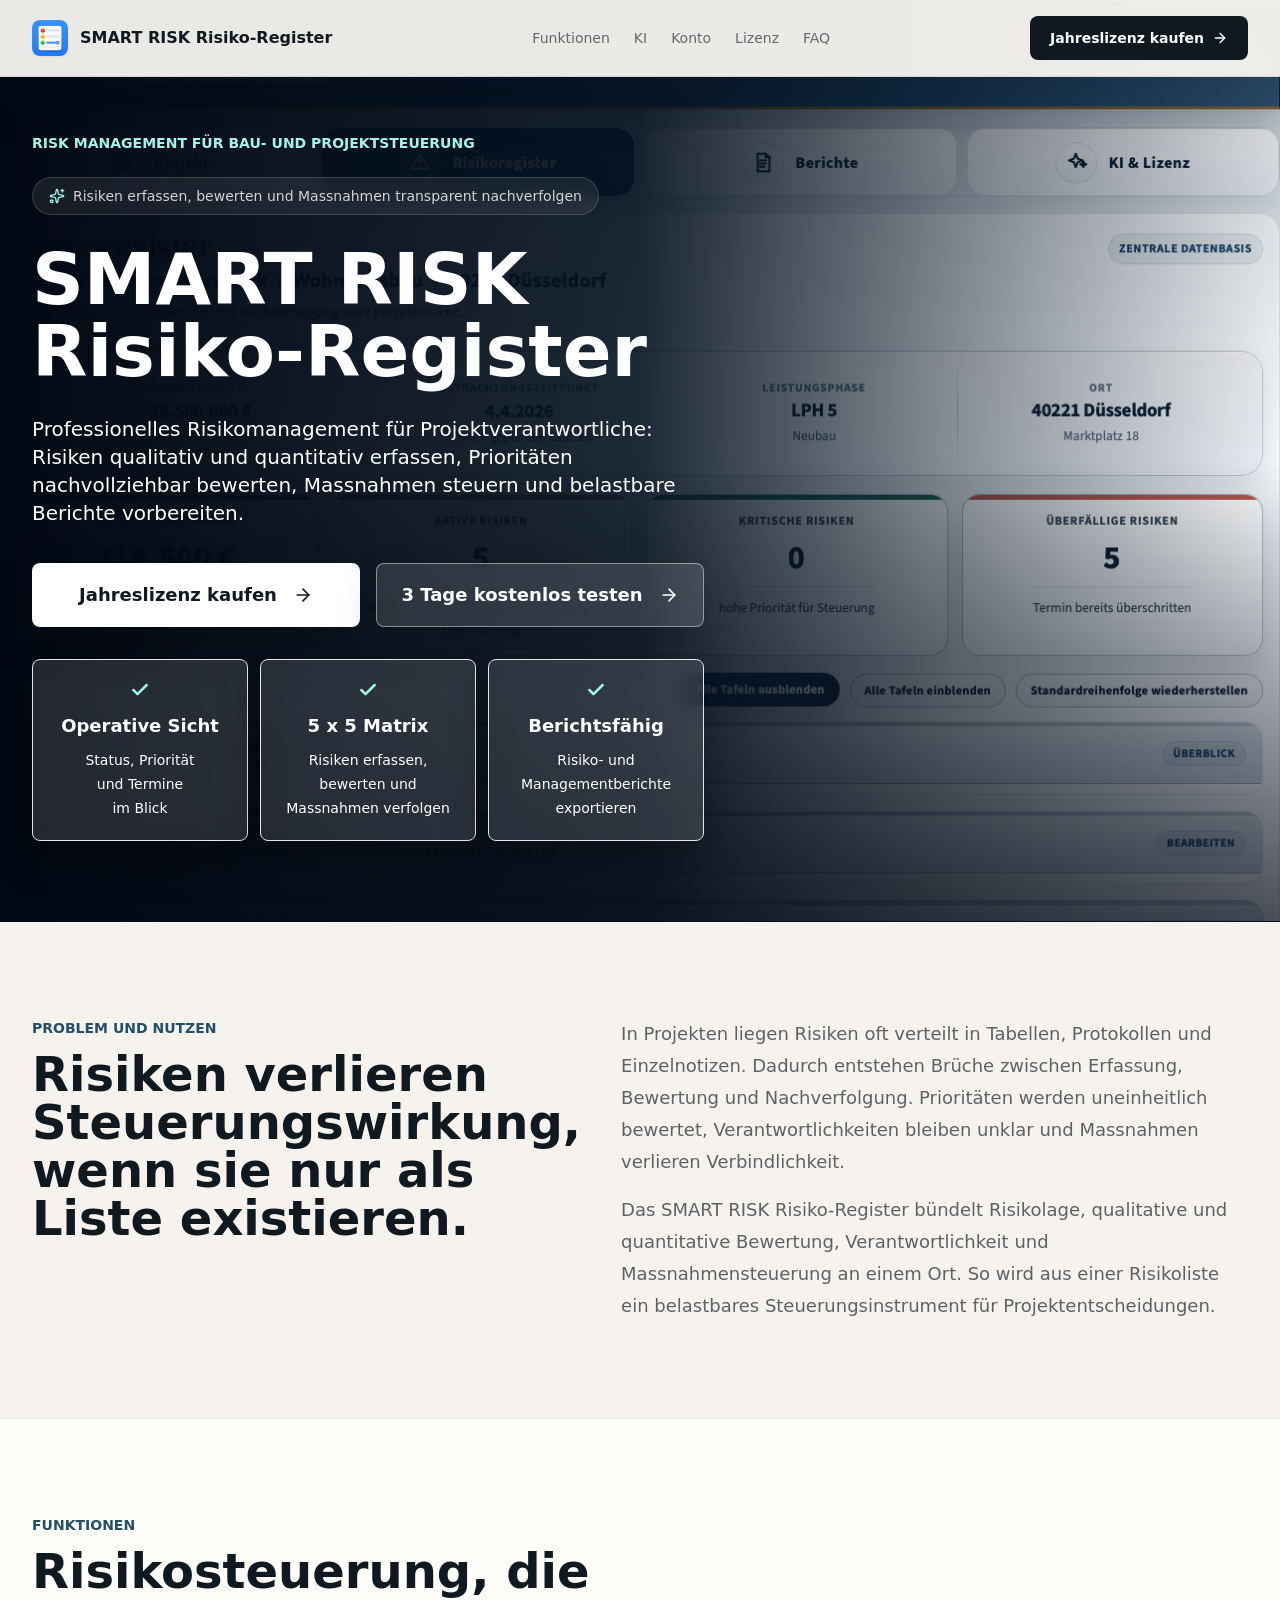
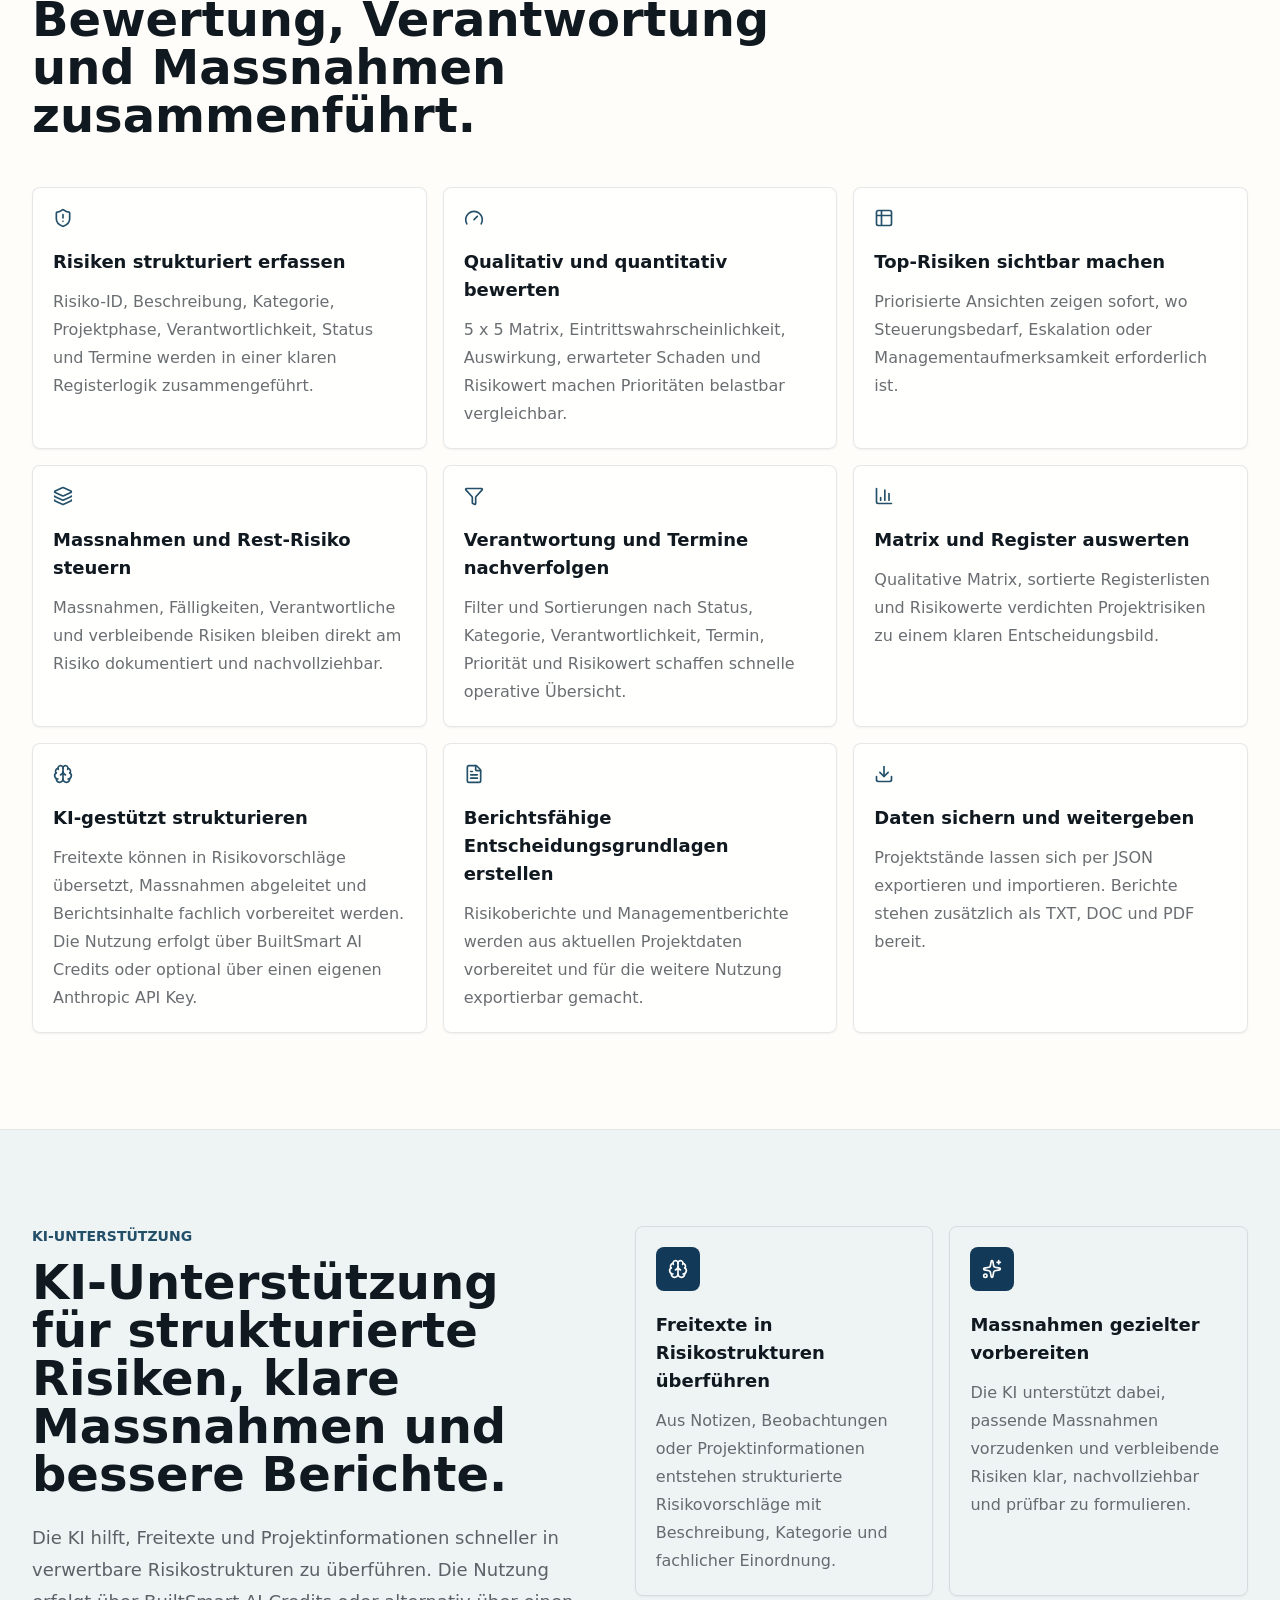
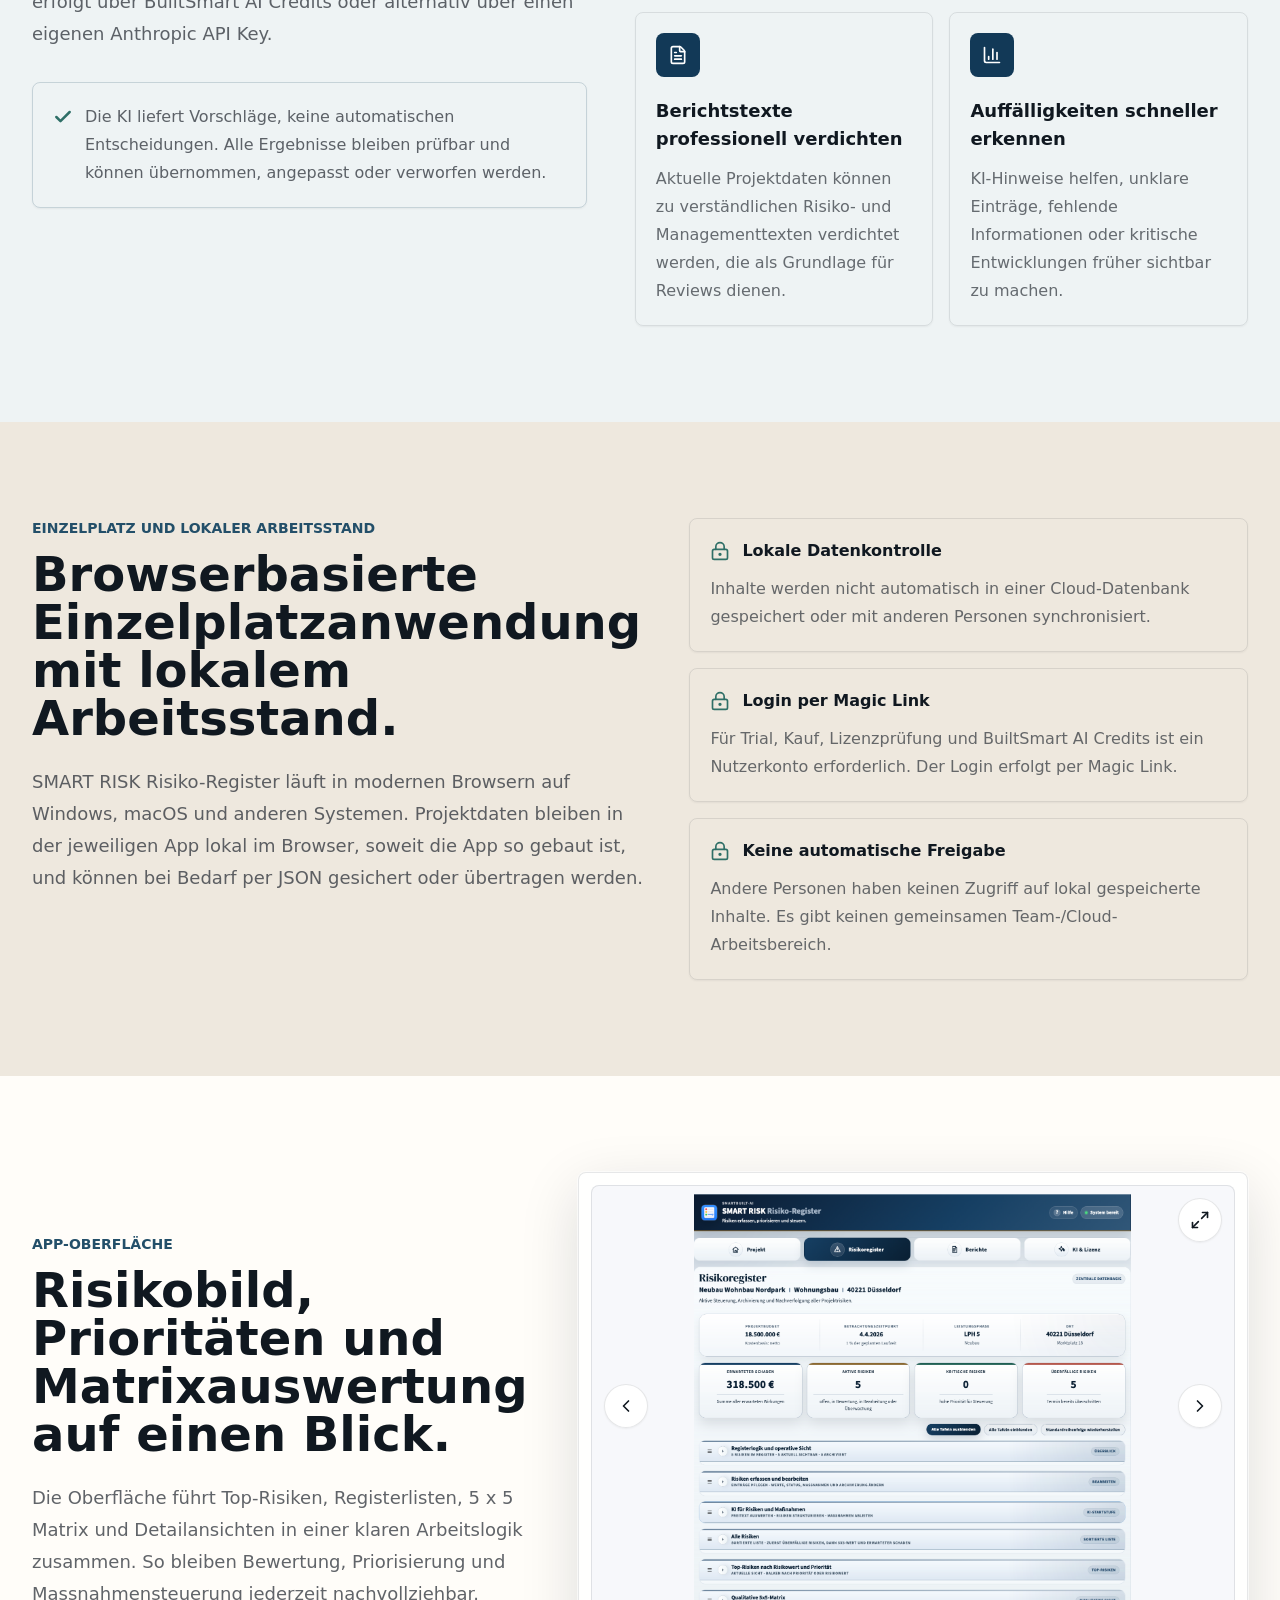
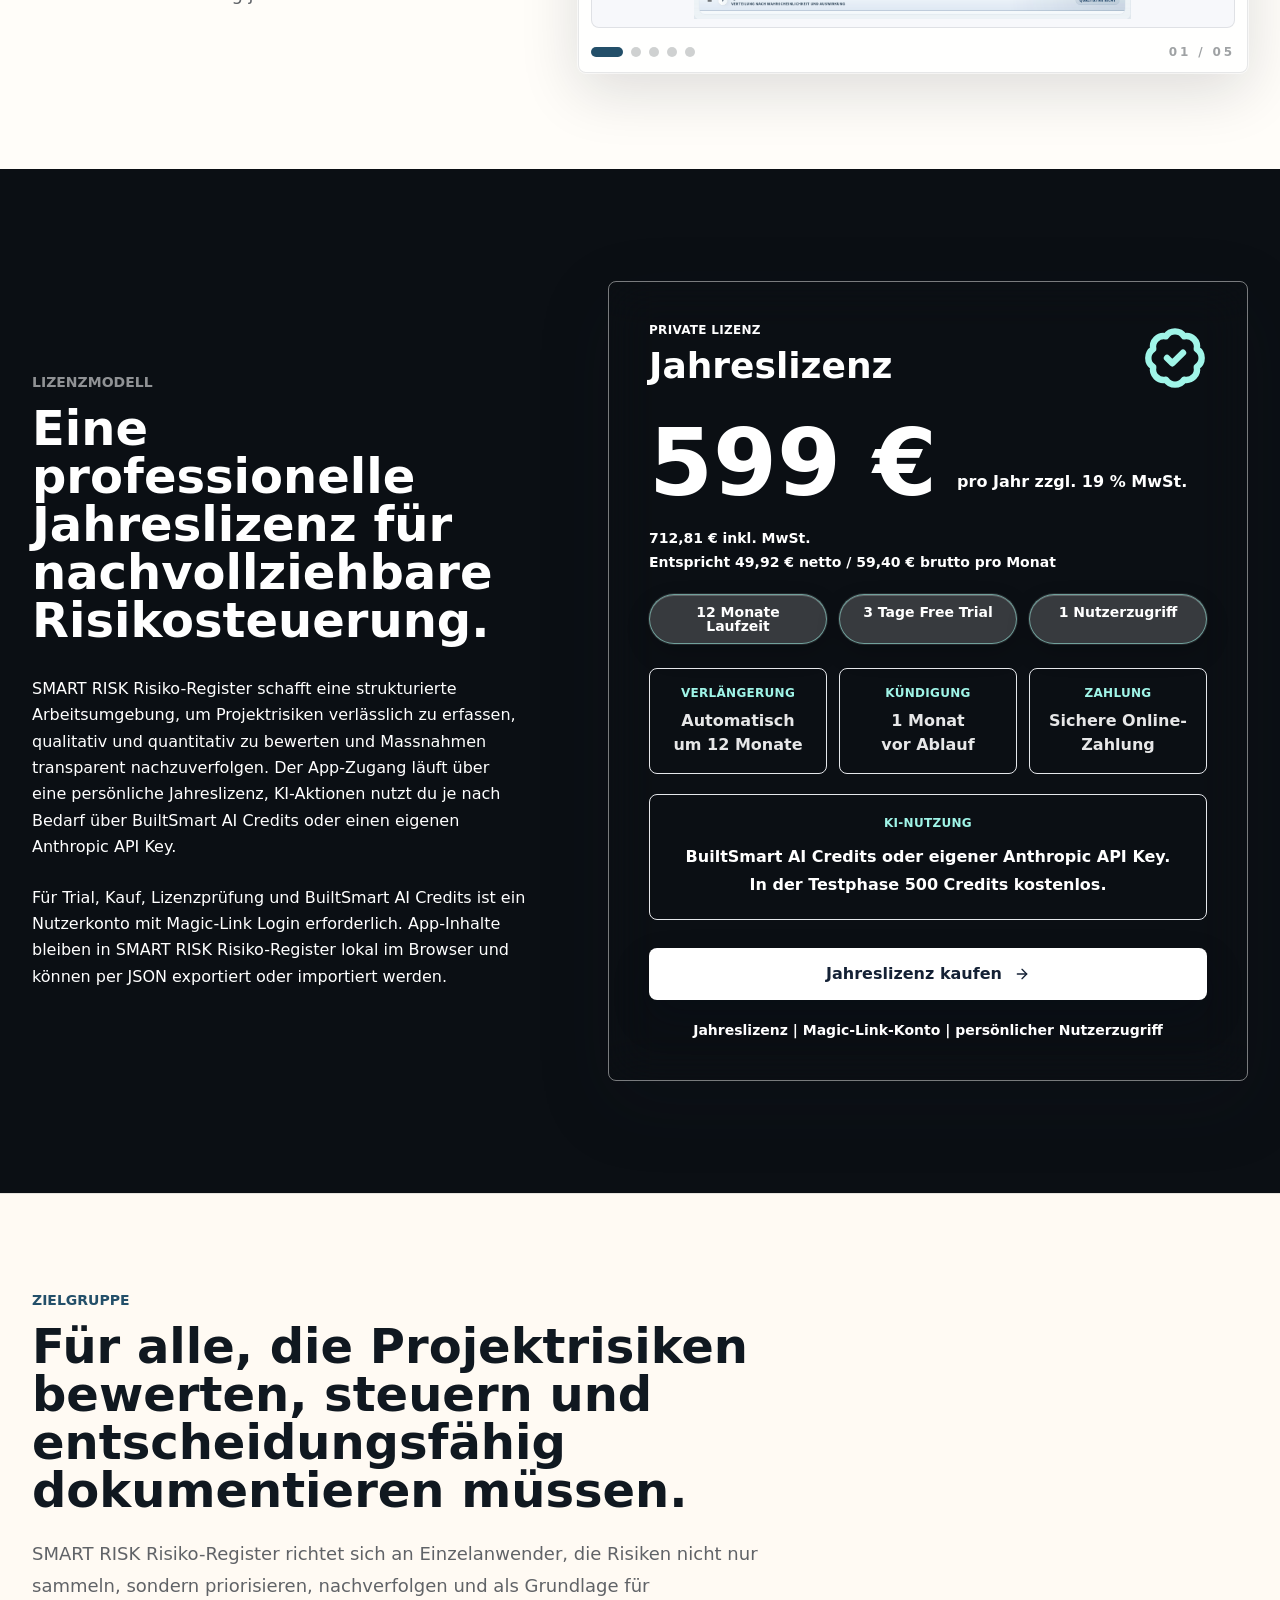
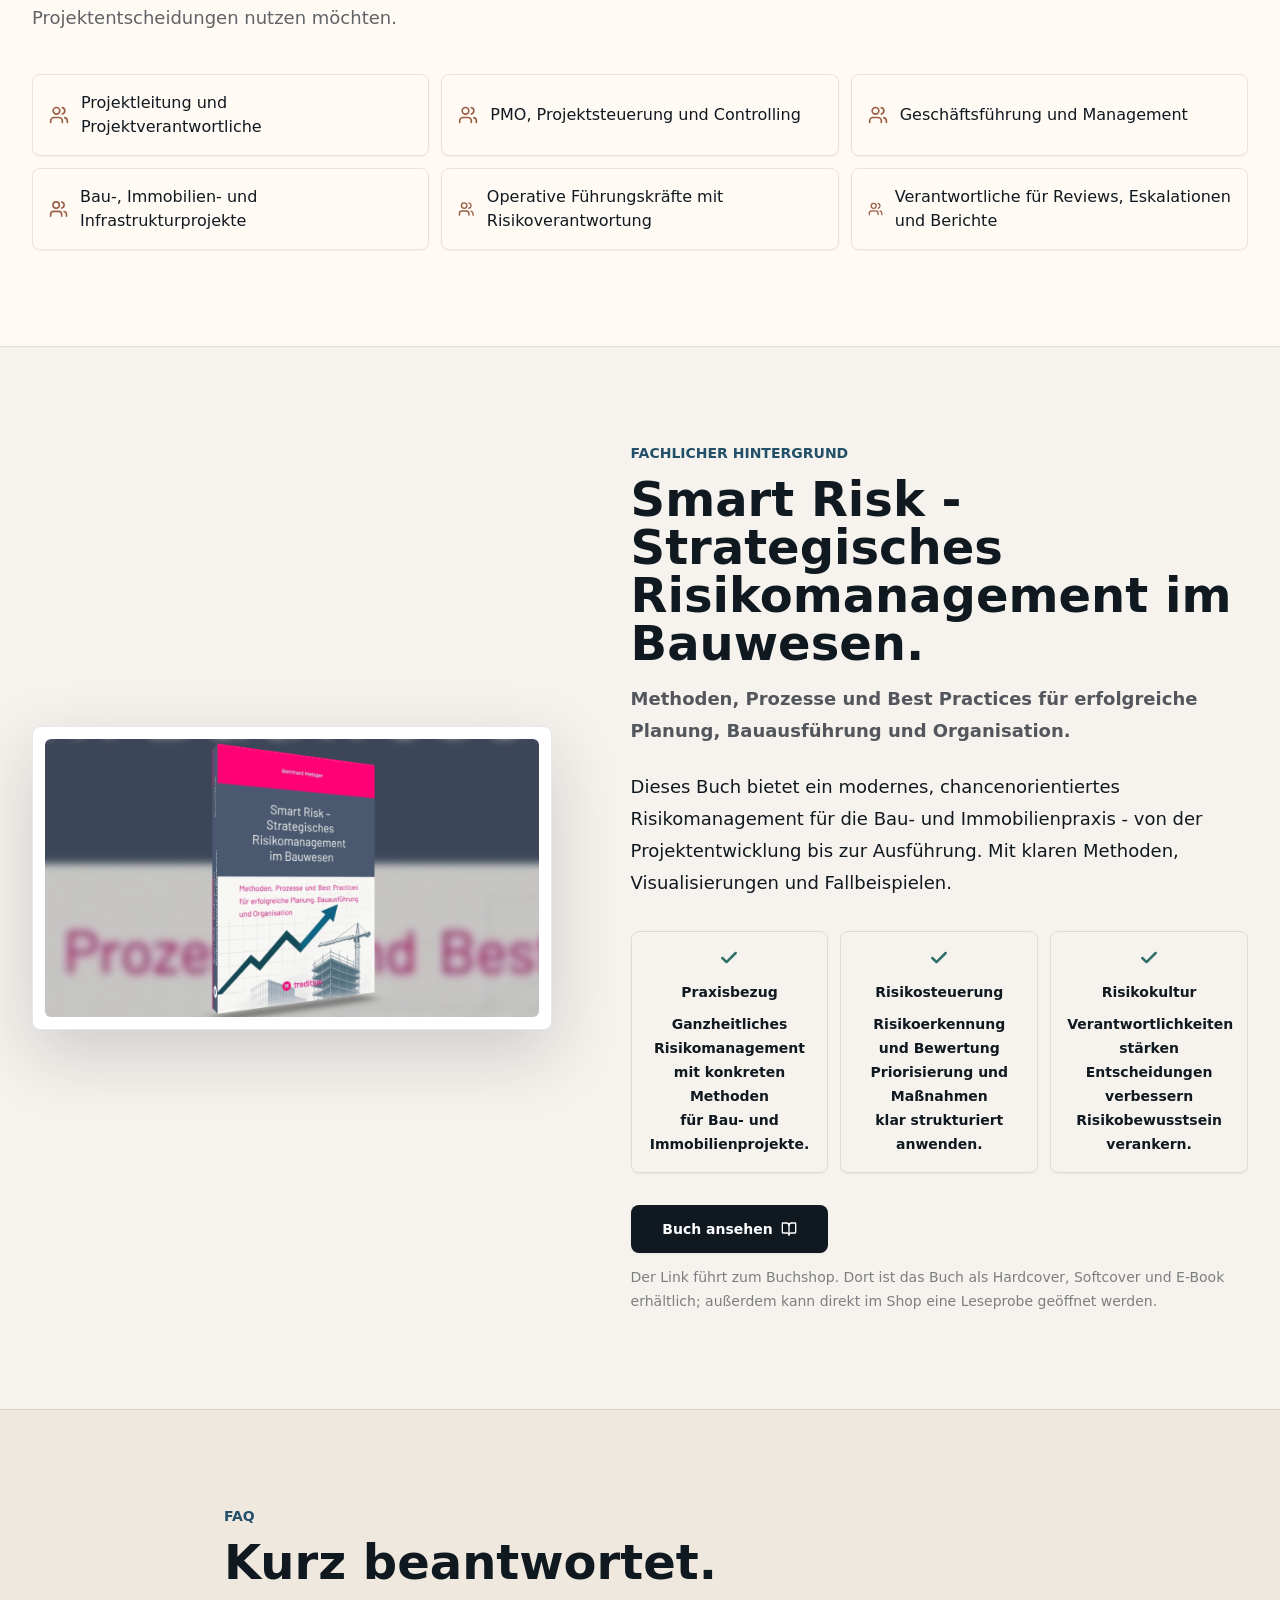
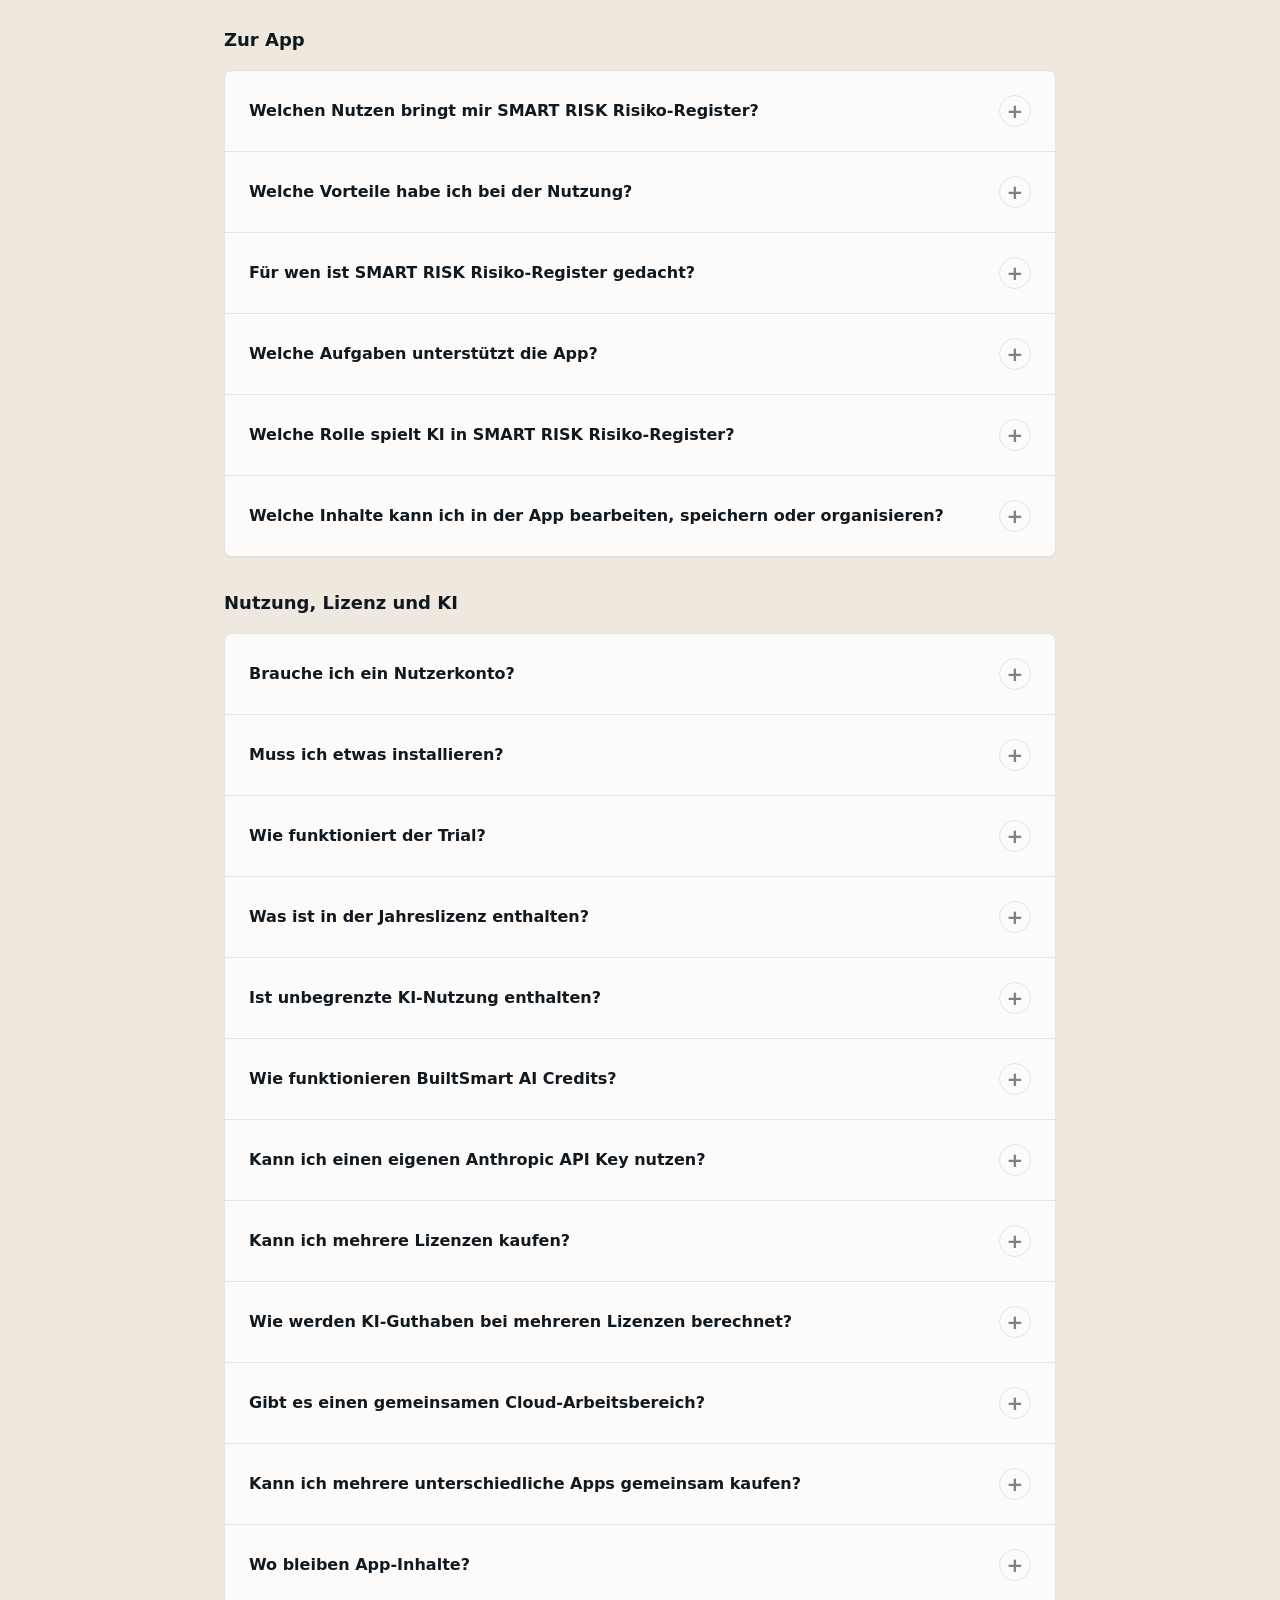
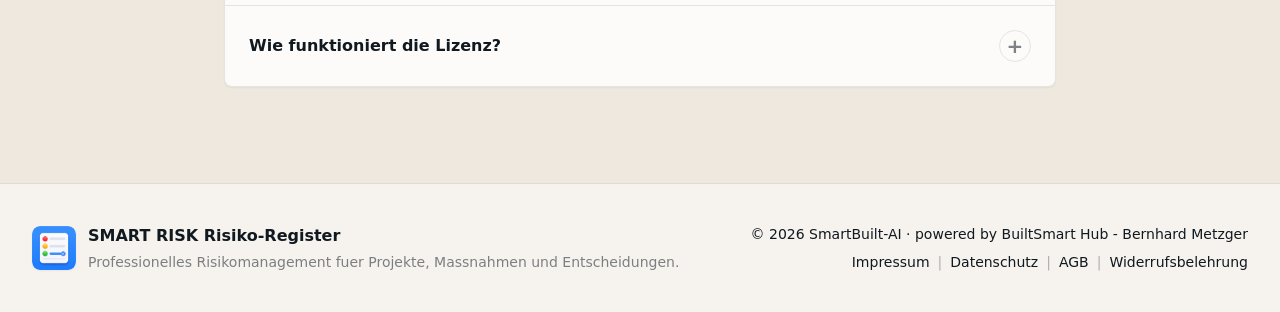
<file: riskregister/index.html>
<!doctype html>
<html lang="de">
  <head>
    <meta charset="UTF-8" />
    <base href="./" />
    <meta name="viewport" content="width=device-width, initial-scale=1.0" />
    <meta name="robots" content="index, follow, max-image-preview:large">
    <meta name="description" content="SMART RISK Risiko-Register strukturiert Projektrisiken, 5x5-Matrix, Risikowerte, Massnahmen und Berichte fuer Bau-, Immobilien- und Infrastrukturprojekte.">
    <link rel="canonical" href="https://www.builtsmart-ai.app/riskregister/">
  <meta name="twitter:image:alt" content="SMART RISK Risiko-Register Oberflaeche mit Risikomatrix und Registeransicht">
  <meta property="og:image:alt" content="SMART RISK Risiko-Register Oberflaeche mit Risikomatrix und Registeransicht">
    <link rel="icon" type="image/png" href="assets/app-logo.png" />
    <meta property="og:title" content="SMART RISK Risiko-Register | Projektrisiken bewerten und steuern">
    <meta property="og:description" content="SMART RISK Risiko-Register strukturiert Projektrisiken, 5x5-Matrix, Risikowerte, Massnahmen und Berichte fuer Bau-, Immobilien- und Infrastrukturprojekte.">
    <meta property="og:type" content="website">
    <meta property="og:url" content="https://www.builtsmart-ai.app/riskregister/">
    <meta property="og:image" content="https://www.builtsmart-ai.app/riskregister/assets/hero-app-screenshot.png">
    <meta property="og:site_name" content="BuiltSmart AI">
    <meta name="twitter:card" content="summary_large_image">
    <meta name="twitter:title" content="SMART RISK Risiko-Register | Projektrisiken bewerten und steuern">
    <meta name="twitter:description" content="SMART RISK Risiko-Register strukturiert Projektrisiken, 5x5-Matrix, Risikowerte, Massnahmen und Berichte fuer Bau-, Immobilien- und Infrastrukturprojekte.">
    <meta name="twitter:image" content="https://www.builtsmart-ai.app/riskregister/assets/hero-app-screenshot.png">
    <script type="application/ld+json">
      {
        "@context": "https://schema.org",
        "@graph": [
          {
            "@type": "Organization",
            "@id": "https://www.built-smart-hub.com/#organization",
            "name": "SmartBuilt-AI",
            "url": "https://www.built-smart-hub.com/",
            "brand": {
              "@type": "Brand",
              "name": "BuiltSmart Hub"
            },
            "founder": {
              "@type": "Person",
              "name": "Bernhard Metzger"
            }
          },
          {
            "@type": "SoftwareApplication",
            "@id": "https://www.builtsmart-ai.app/riskregister/#software",
            "name": "SMART RISK Risiko-Register",
            "applicationCategory": "BusinessApplication",
            "applicationSubCategory": "Risikomanagement im Bauwesen",
            "operatingSystem": "Windows, macOS",
            "url": "https://www.builtsmart-ai.app/riskregister/",
            "image": "https://www.builtsmart-ai.app/riskregister/assets/hero-app-screenshot.png",
            "description": "SMART RISK Risiko-Register ist eine Einzelplatz-App fuer Bau-, Immobilien- und Infrastrukturprojekte. Sie unterstützt qualitative und quantitative Risikobewertung, Massnahmensteuerung, 5x5-Matrix, Registerlisten und berichtsfähige Projektentscheidungen.",
            "featureList": [
              "Risiken strukturiert erfassen",
              "Qualitative und quantitative Risikobewertung",
              "5x5-Matrix fuer Eintrittswahrscheinlichkeit und Auswirkung",
              "Top-Risiken und Prioritäten sichtbar machen",
              "Massnahmen, Verantwortlichkeiten und Termine nachverfolgen",
              "JSON-Export und JSON-Import",
              "Risiko- und Managementberichte vorbereiten",
              "KI-Unterstützung fuer Risikovorschläge, Massnahmen und Berichtstexte"
            ],
            "audience": {
              "@type": "Audience",
              "audienceType": "Projektleitung, Projektsteuerung, PMO, Management, Bau- und Immobilienwirtschaft"
            },
            "softwareRequirements": "Browserbasierte Anwendung fuer moderne Browser auf Windows, macOS und anderen Systemen. Kein Installer und keine separate Desktop-Installation erforderlich. Fuer Trial, Kauf, Lizenzpruefung und BuiltSmart AI Credits ist ein Nutzerkonto mit Magic-Link-Login erforderlich.",
            "isAccessibleForFree": false,
            "provider": {
              "@id": "https://www.built-smart-hub.com/#organization"
            },
            "offers": {
              "@type": "Offer",
              "@id": "https://www.builtsmart-ai.app/riskregister/#offer",
              "url": "https://www.builtsmart-ai.app/riskregister/",
              "price": "599",
              "priceCurrency": "EUR",
              "availability": "https://schema.org/PreOrder",
              "priceSpecification": {
                "@type": "UnitPriceSpecification",
                "price": "599",
                "priceCurrency": "EUR",
                "valueAddedTaxIncluded": false,
                "billingDuration": 12,
                "billingIncrement": 12,
                "unitText": "Jahreslizenz zzgl. 19 % MwSt."
              },
              "description": "Jahreslizenz mit 12 Monaten Laufzeit, automatischer Verlängerung um weitere 12 Monate, Kündigungsfrist 1 Monat vor Ablauf und einem persönlichen Nutzerzugriff pro Lizenz. KI-Nutzung ist nicht unbegrenzt enthalten und erfolgt über BuiltSmart AI Credits oder optional über einen eigenen Anthropic API Key."
            },
            "additionalProperty": [
              {
                "@type": "PropertyValue",
                "name": "Nutzungsmodell",
                "value": "Browserbasierte Einzelplatzanwendung mit lokalem Arbeitsstand; kein gemeinsamer Team-/Cloud-Arbeitsbereich."
              },
              {
                "@type": "PropertyValue",
                "name": "Speicherlogik",
                "value": "Inhalte werden lokal auf dem Gerät bzw. im lokalen Browser-Speicher gespeichert; keine automatische zentrale Cloud-Datenbank."
              },
              {
                "@type": "PropertyValue",
                "name": "Testphase",
                "value": "3 Tage kostenlos testen mit vollem App-Zugriff. 500 app-spezifische BuiltSmart AI Test-Credits werden beim Start des Trials gutgeschrieben."
              },
              {
                "@type": "PropertyValue",
                "name": "KI-Nutzung",
                "value": "BuiltSmart AI Credits gehören zum jeweiligen Nutzerkonto und sind appübergreifend innerhalb dieses Nutzerkontos nutzbar. Alternativ kann ein eigener Anthropic API Key genutzt werden; die Abrechnung erfolgt dann direkt über Anthropic."
              }
            ]
          },
          {
            "@type": "Product",
            "@id": "https://www.builtsmart-ai.app/riskregister/#product",
            "name": "SMART RISK Risiko-Register",
            "description": "Einzelplatz-App fuer professionelles Risikomanagement in Bau-, Immobilien- und Infrastrukturprojekten.",
            "brand": {
              "@type": "Brand",
              "name": "BuiltSmart Hub"
            },
            "offers": {
              "@id": "https://www.builtsmart-ai.app/riskregister/#offer"
            }
          },
          {
            "@type": "Book",
            "@id": "https://www.builtsmart-ai.app/riskregister/#book",
            "name": "Smart Risk - Strategisches Risikomanagement im Bauwesen",
            "author": {
              "@type": "Person",
              "name": "Bernhard Metzger"
            },
            "description": "Methoden, Prozesse und Best Practices fuer erfolgreiche Planung, Bauausführung und Organisation.",
            "url": "https://shop.tredition.com/booktitle/Smart_Risk__Strategisches__Risikomanagement_im_Bauwesen/W-570-617-333",
            "image": "https://www.builtsmart-ai.app/riskregister/assets/smart-risk-book-cover.png",
            "publisher": {
              "@type": "Organization",
              "name": "tredition"
            },
            "bookFormat": [
              "https://schema.org/Hardcover",
              "https://schema.org/Paperback",
              "https://schema.org/EBook"
            ]
          },
          {
            "@type": "FAQPage",
            "@id": "https://www.builtsmart-ai.app/riskregister/#faq",
            "mainEntity": [
              {
                "@type": "Question",
                "name": "Welchen Nutzen bringt mir SMART RISK Risiko-Register?",
                "acceptedAnswer": {
                  "@type": "Answer",
                  "text": "Die App hilft, Projektrisiken strukturiert zu erfassen, einheitlich zu bewerten und daraus klare Massnahmen, Verantwortlichkeiten und Managementberichte abzuleiten. Kritische Risiken werden schneller sichtbar und Entscheidungen nachvollziehbarer vorbereitet."
                }
              },
              {
                "@type": "Question",
                "name": "Welche Vorteile habe ich bei der Nutzung?",
                "acceptedAnswer": {
                  "@type": "Answer",
                  "text": "Du arbeitest mit einer einheitlichen Risikologik statt mit verteilten Tabellen und Notizen. Qualitative und quantitative Bewertung, Priorisierung, Massnahmen und Berichtsvorbereitung bleiben in einem klaren Arbeitsfluss verbunden."
                }
              },
              {
                "@type": "Question",
                "name": "Für wen ist SMART RISK Risiko-Register gedacht?",
                "acceptedAnswer": {
                  "@type": "Answer",
                  "text": "Die App richtet sich an Projektleiter, Projektsteuerer, PMO, Controlling, Management und Verantwortliche in Bau-, Immobilien- und Infrastrukturprojekten, die Risiken nachvollziehbar bewerten und dokumentieren müssen."
                }
              },
              {
                "@type": "Question",
                "name": "Welche Rolle spielt KI in SMART RISK Risiko-Register?",
                "acceptedAnswer": {
                  "@type": "Answer",
                  "text": "KI kann ergänzend genutzt werden, um Freitexte in Risikostrukturen zu überführen, Massnahmen vorzubereiten, Berichtstexte zu verdichten und Auffälligkeiten schneller zu erkennen. Die fachliche Entscheidung bleibt beim Nutzer."
                }
              },
              {
                "@type": "Question",
                "name": "Welche Aufgaben unterstützt die App?",
                "acceptedAnswer": {
                  "@type": "Answer",
                  "text": "SMART RISK Risiko-Register unterstützt das Erfassen von Risiken, die 5 x 5 Bewertung, die Berechnung von Risikowerten, die Steuerung von Massnahmen, das Nachverfolgen von Verantwortlichkeiten und Terminen sowie die Vorbereitung von Risiko- und Managementberichten."
                }
              },
              {
                "@type": "Question",
                "name": "Welche Inhalte kann ich in der App bearbeiten, speichern oder organisieren?",
                "acceptedAnswer": {
                  "@type": "Answer",
                  "text": "Du kannst Projektrisiken, Kategorien, Status, Verantwortlichkeiten, Termine, Eintrittswahrscheinlichkeiten, Auswirkungen, erwartete Schäden, Massnahmen und Rest-Risiken organisieren. Lokale Arbeitsdaten können als JSON exportiert und wieder importiert werden."
                }
              },
              {
                "@type": "Question",
                "name": "Brauche ich ein Nutzerkonto?",
                "acceptedAnswer": {
                  "@type": "Answer",
                  "text": "Ja. Für Trial, Kauf, Lizenzprüfung und BuiltSmart AI Credits ist ein Nutzerkonto erforderlich. Der Login erfolgt per Magic Link."
                }
              },
              {
                "@type": "Question",
                "name": "Muss ich etwas installieren?",
                "acceptedAnswer": {
                  "@type": "Answer",
                  "text": "Nein. Die App läuft browserbasiert in modernen Browsern auf Windows, macOS und anderen Systemen. Es ist kein Installer und keine separate Desktop-Installation erforderlich."
                }
              },
              {
                "@type": "Question",
                "name": "Wie funktioniert der Trial?",
                "acceptedAnswer": {
                  "@type": "Answer",
                  "text": "Der Trial läuft 3 Tage und bietet vollen App-Zugriff. 500 app-spezifische BuiltSmart AI Test-Credits werden beim Start des Trials dem jeweiligen Nutzerkonto gutgeschrieben."
                }
              },
              {
                "@type": "Question",
                "name": "Was ist in der Jahreslizenz enthalten?",
                "acceptedAnswer": {
                  "@type": "Answer",
                  "text": "Die Jahreslizenz enthält den App-Zugang für einen persönlichen Nutzerzugriff. KI-Nutzung wird separat über BuiltSmart AI Credits oder über einen eigenen Anthropic API Key abgerechnet."
                }
              },
              {
                "@type": "Question",
                "name": "Ist unbegrenzte KI-Nutzung enthalten?",
                "acceptedAnswer": {
                  "@type": "Answer",
                  "text": "Nein. Die Jahreslizenz enthält den App-Zugang, aber keine unbegrenzte KI-Nutzung. KI-Aktionen werden über BuiltSmart AI Credits oder über einen eigenen Anthropic API Key genutzt."
                }
              },
              {
                "@type": "Question",
                "name": "Wie funktionieren BuiltSmart AI Credits?",
                "acceptedAnswer": {
                  "@type": "Answer",
                  "text": "BuiltSmart AI Credits gehören zum jeweiligen Nutzerkonto und sind appübergreifend innerhalb dieses Nutzerkontos nutzbar. Vor KI-Aktionen zeigt die App den voraussichtlichen Credit-Verbrauch an."
                }
              },
              {
                "@type": "Question",
                "name": "Kann ich einen eigenen Anthropic API Key nutzen?",
                "acceptedAnswer": {
                  "@type": "Answer",
                  "text": "Ja. Alternativ zu BuiltSmart AI Credits kann ein eigener Anthropic API Key genutzt werden. Die Abrechnung erfolgt dann direkt über Anthropic. Der Key bleibt lokal in der jeweiligen App und wird nicht an das BuiltSmart Lizenzsystem gesendet."
                }
              },
              {
                "@type": "Question",
                "name": "Kann ich mehrere Lizenzen kaufen?",
                "acceptedAnswer": {
                  "@type": "Answer",
                  "text": "Ja. Mehrere Lizenzen derselben App können im Checkout über die Menge gekauft werden. Jede Lizenz ist für einen getrennten persönlichen Nutzerzugriff vorgesehen."
                }
              },
              {
                "@type": "Question",
                "name": "Wie werden KI-Guthaben bei mehreren Lizenzen berechnet?",
                "acceptedAnswer": {
                  "@type": "Answer",
                  "text": "Mehrere App-Lizenzen schalten mehrere persönliche Nutzerzugriffe frei. BuiltSmart AI Credits werden separat pro Nutzerkonto geführt. 500 Trial-Credits werden beim Start des Trials dem jeweiligen Nutzerkonto gutgeschrieben. Bezahlte AI-Credits stehen dem Nutzerkonto zur Verfügung, über das sie gekauft wurden."
                }
              },
              {
                "@type": "Question",
                "name": "Gibt es einen gemeinsamen Cloud-Arbeitsbereich?",
                "acceptedAnswer": {
                  "@type": "Answer",
                  "text": "Nein. Mehrere Lizenzen bedeuten mehrere getrennte persönliche Nutzerzugriffe, keinen gemeinsamen Team-/Cloud-Arbeitsbereich."
                }
              },
              {
                "@type": "Question",
                "name": "Kann ich mehrere unterschiedliche Apps gemeinsam kaufen?",
                "acceptedAnswer": {
                  "@type": "Answer",
                  "text": "Nein. Ein Checkout gilt jeweils für eine App. Mehrere Lizenzen derselben App können über die Menge gekauft werden."
                }
              },
              {
                "@type": "Question",
                "name": "Wo bleiben App-Inhalte?",
                "acceptedAnswer": {
                  "@type": "Answer",
                  "text": "App-Inhalte bleiben in der jeweiligen App lokal im Browser, soweit die App so gebaut ist. Lokale Arbeitsdaten können als JSON exportiert und wieder importiert werden."
                }
              },
              {
                "@type": "Question",
                "name": "Wie funktioniert die Lizenz?",
                "acceptedAnswer": {
                  "@type": "Answer",
                  "text": "Die Jahreslizenz kostet 599 EUR netto pro App und Jahr. Die Laufzeit beträgt 12 Monate und verlängert sich automatisch um weitere 12 Monate. Die Kündigung ist bis 1 Monat vor Ablauf möglich."
                }
              }
            ]
          }
        ]
      }
    </script>
    <title>SMART RISK Risiko-Register | Projektrisiken bewerten und steuern</title>
    <script type="module" crossorigin src="assets/index-CVoeNPD8.js"></script>
    <link rel="stylesheet" crossorigin href="assets/index-DR0LMW8l.css">
  </head>
  <body>
    <div id="root"></div>
  </body>
</html>
</file>
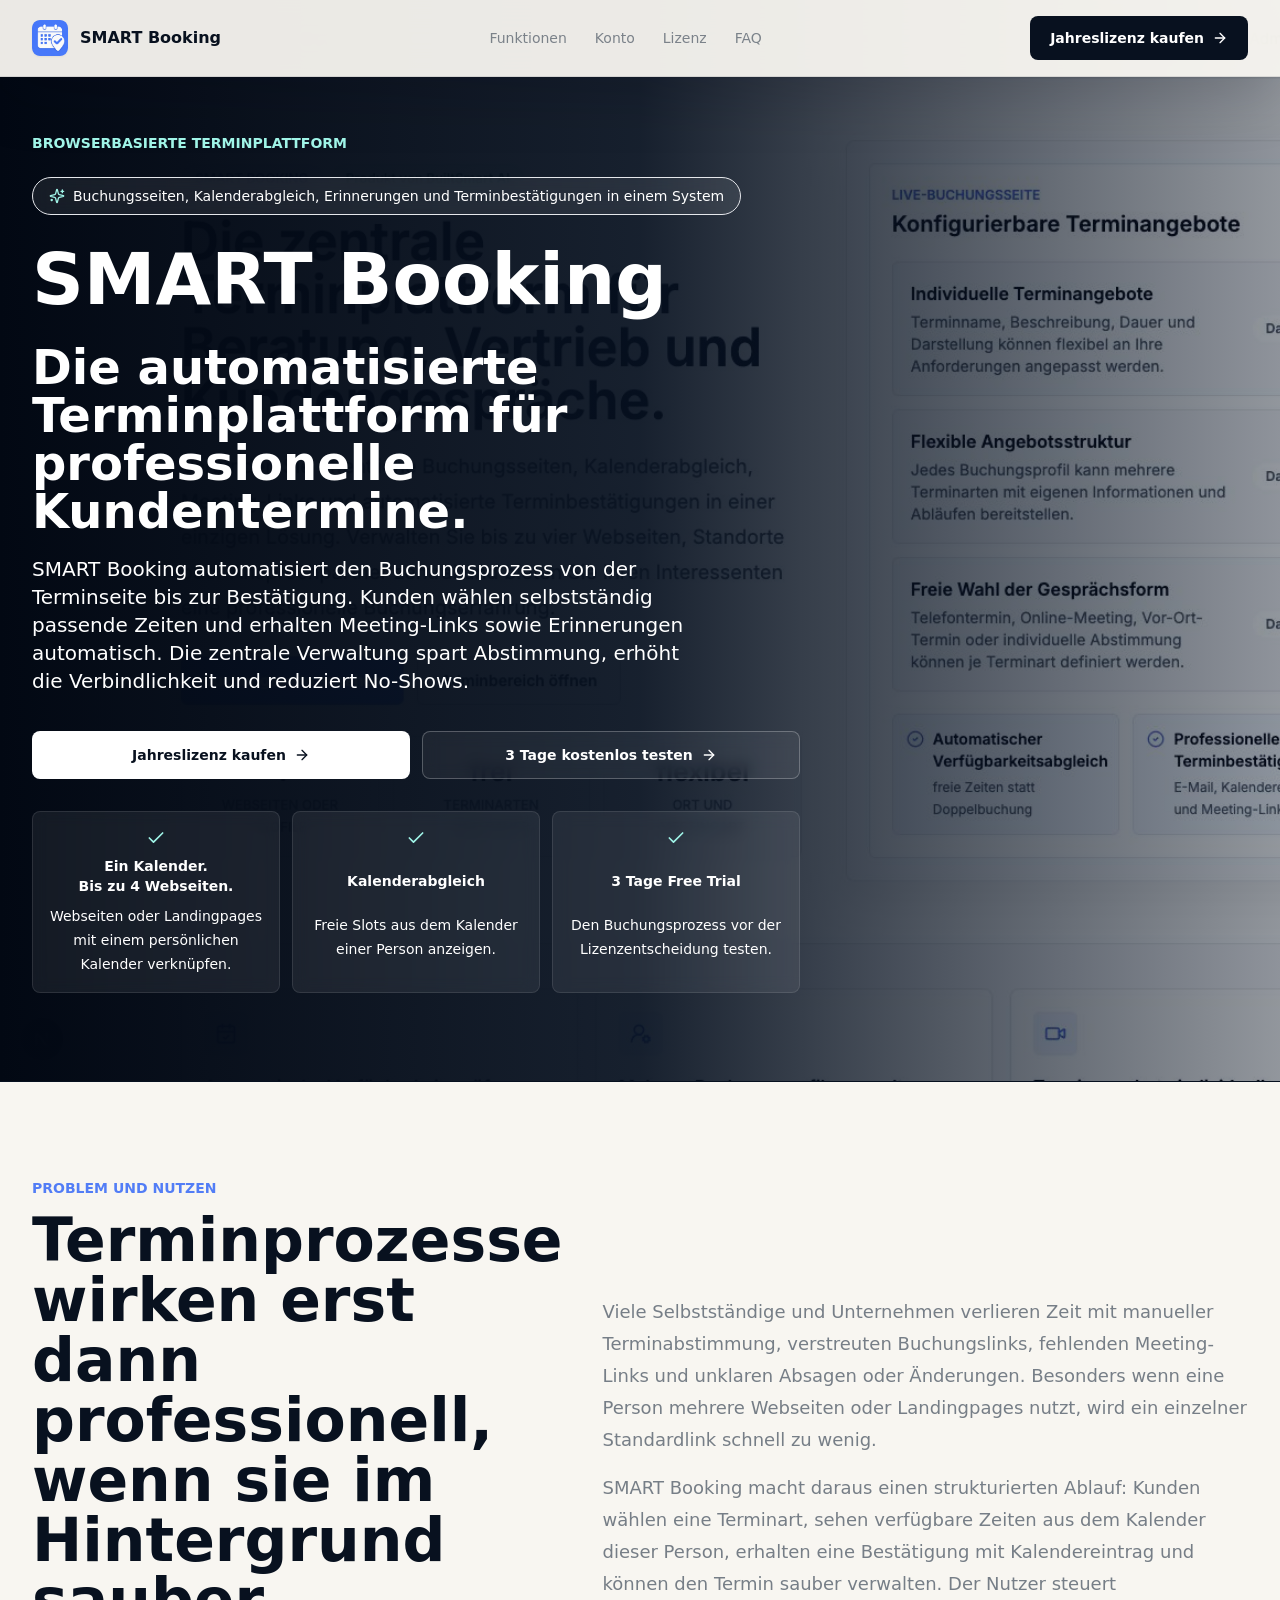
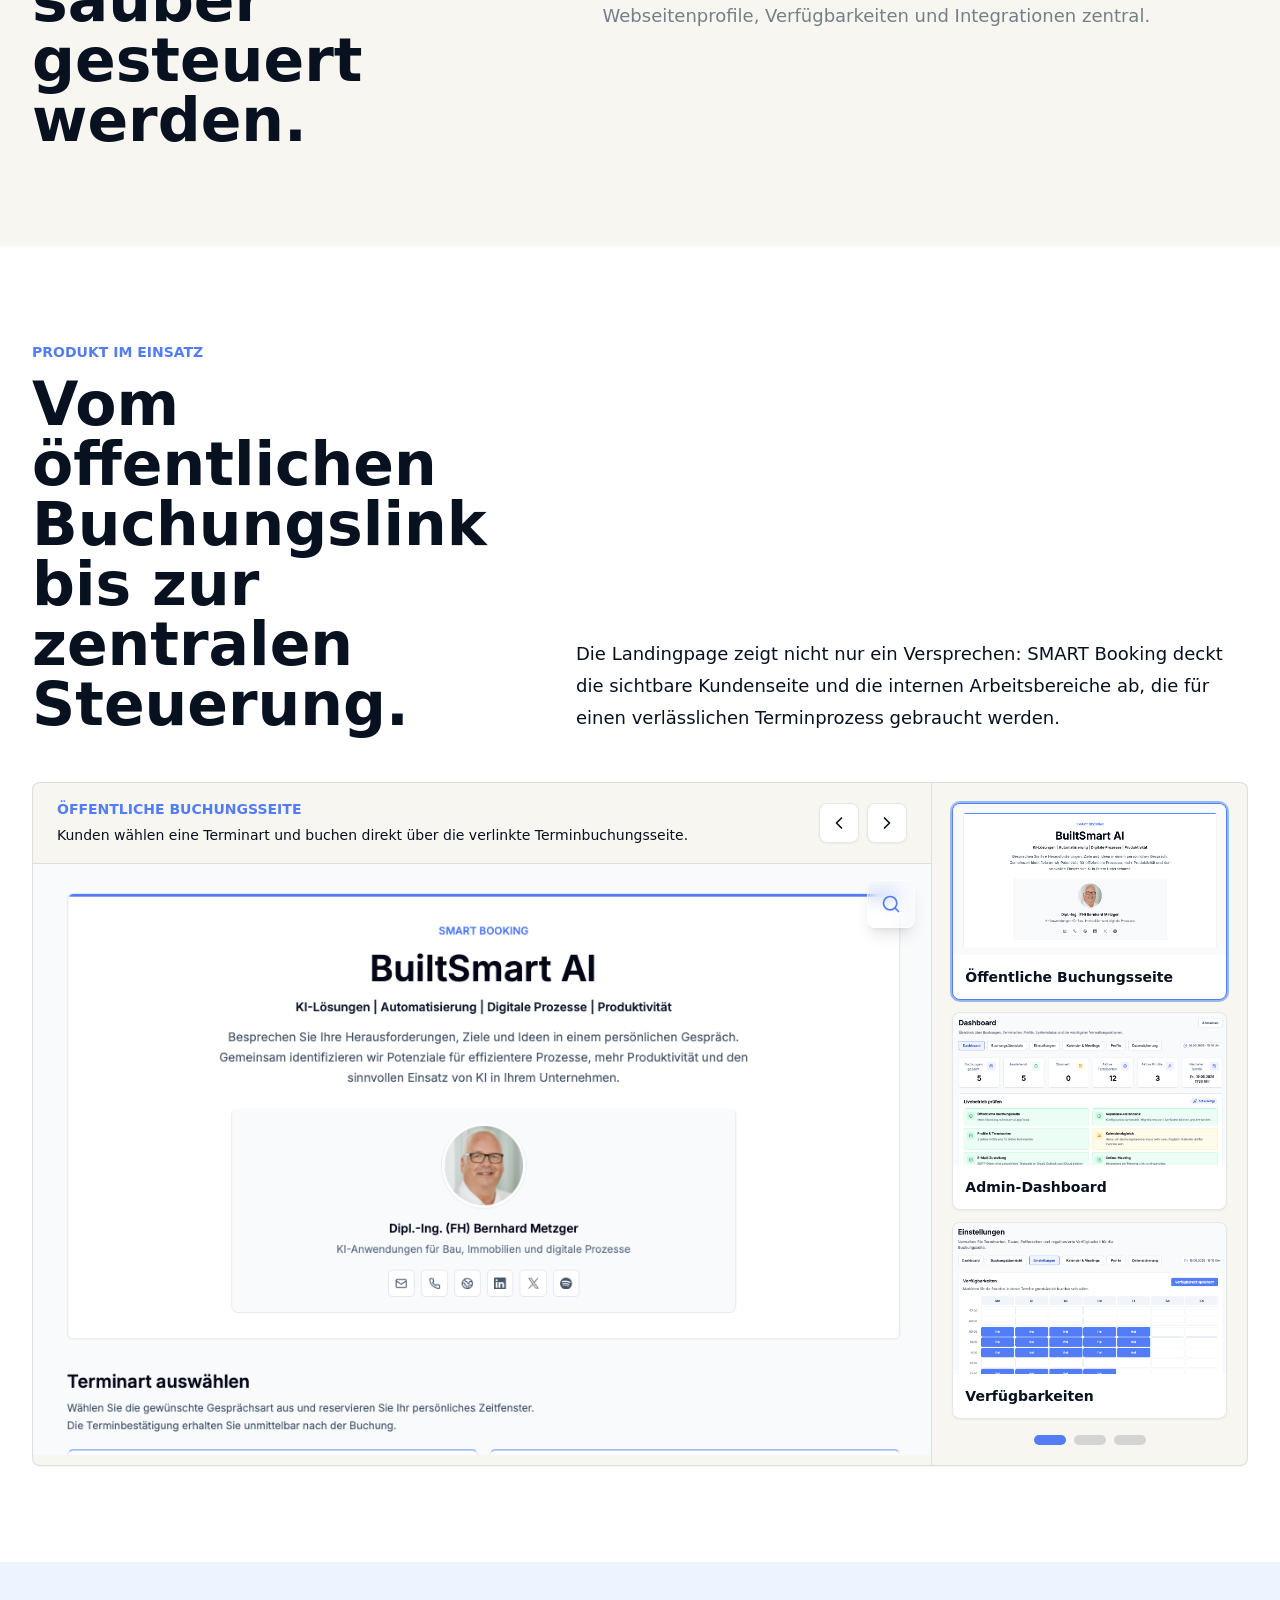
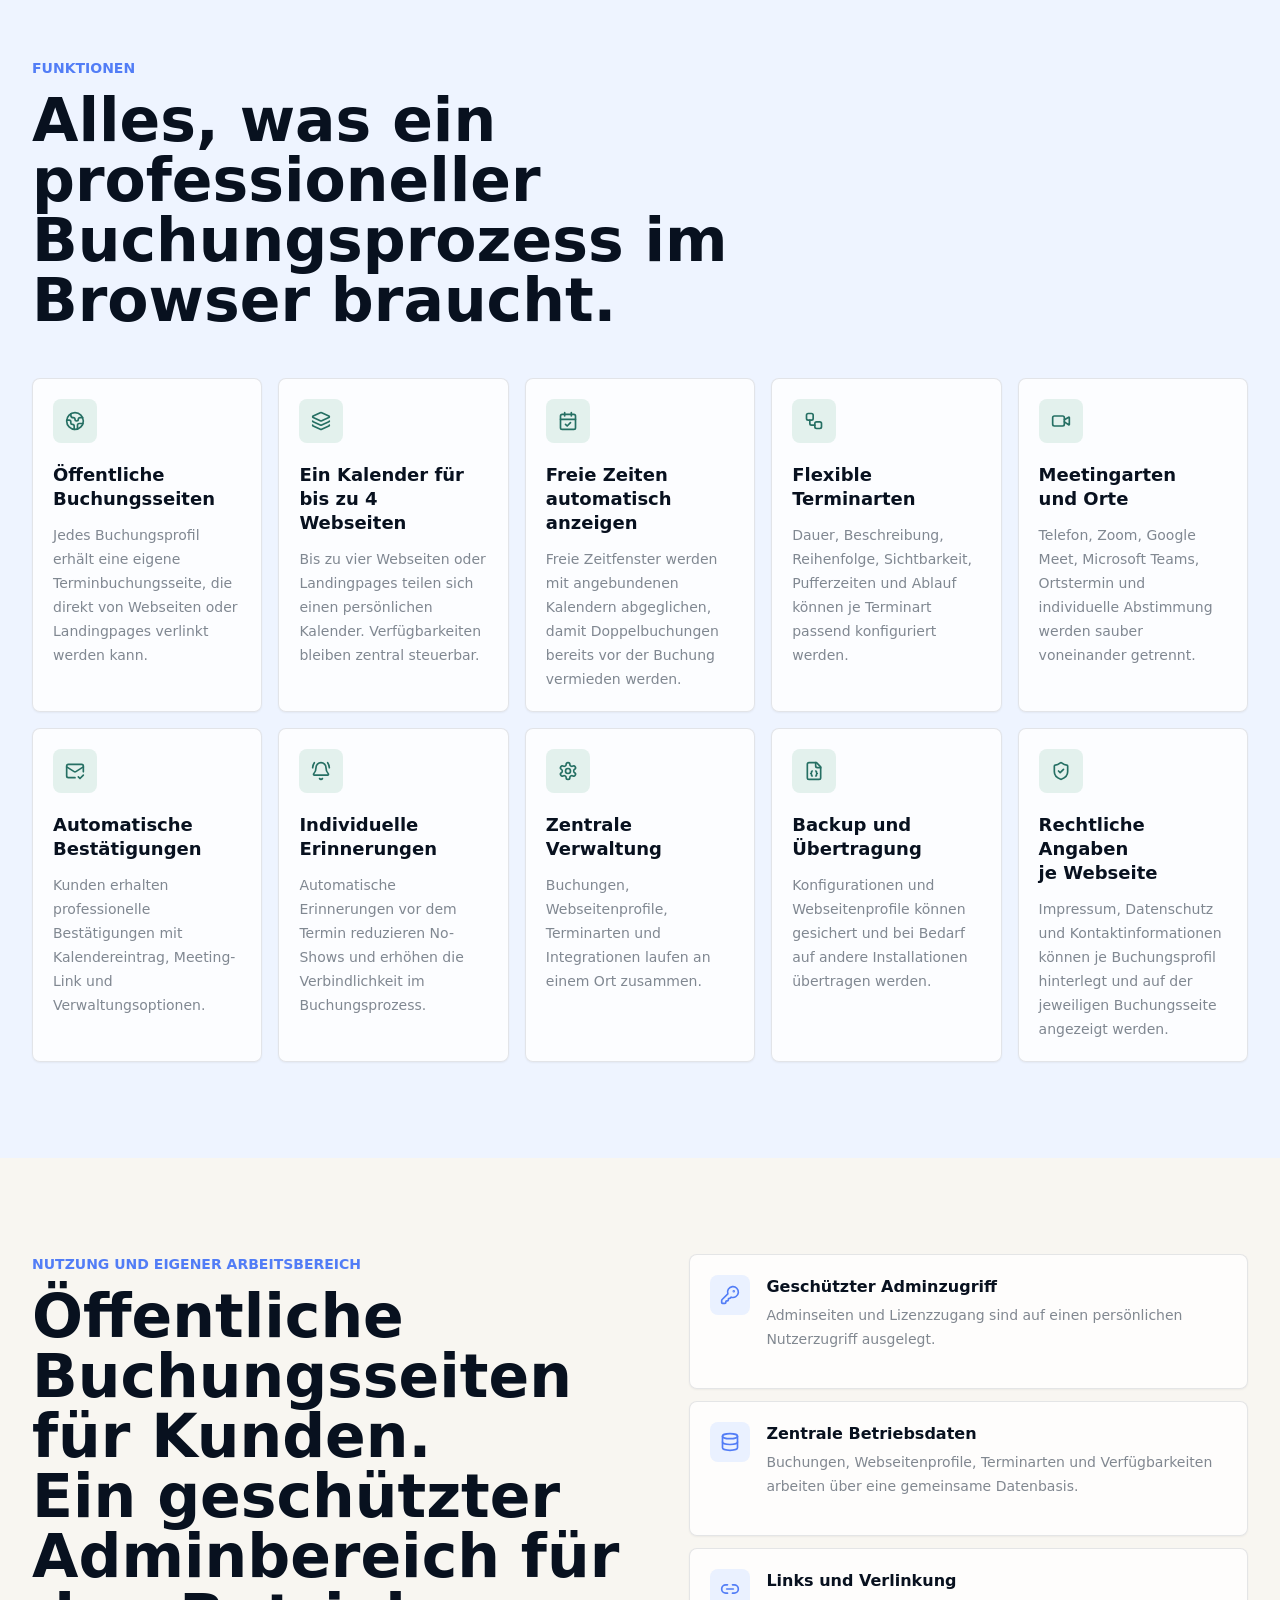
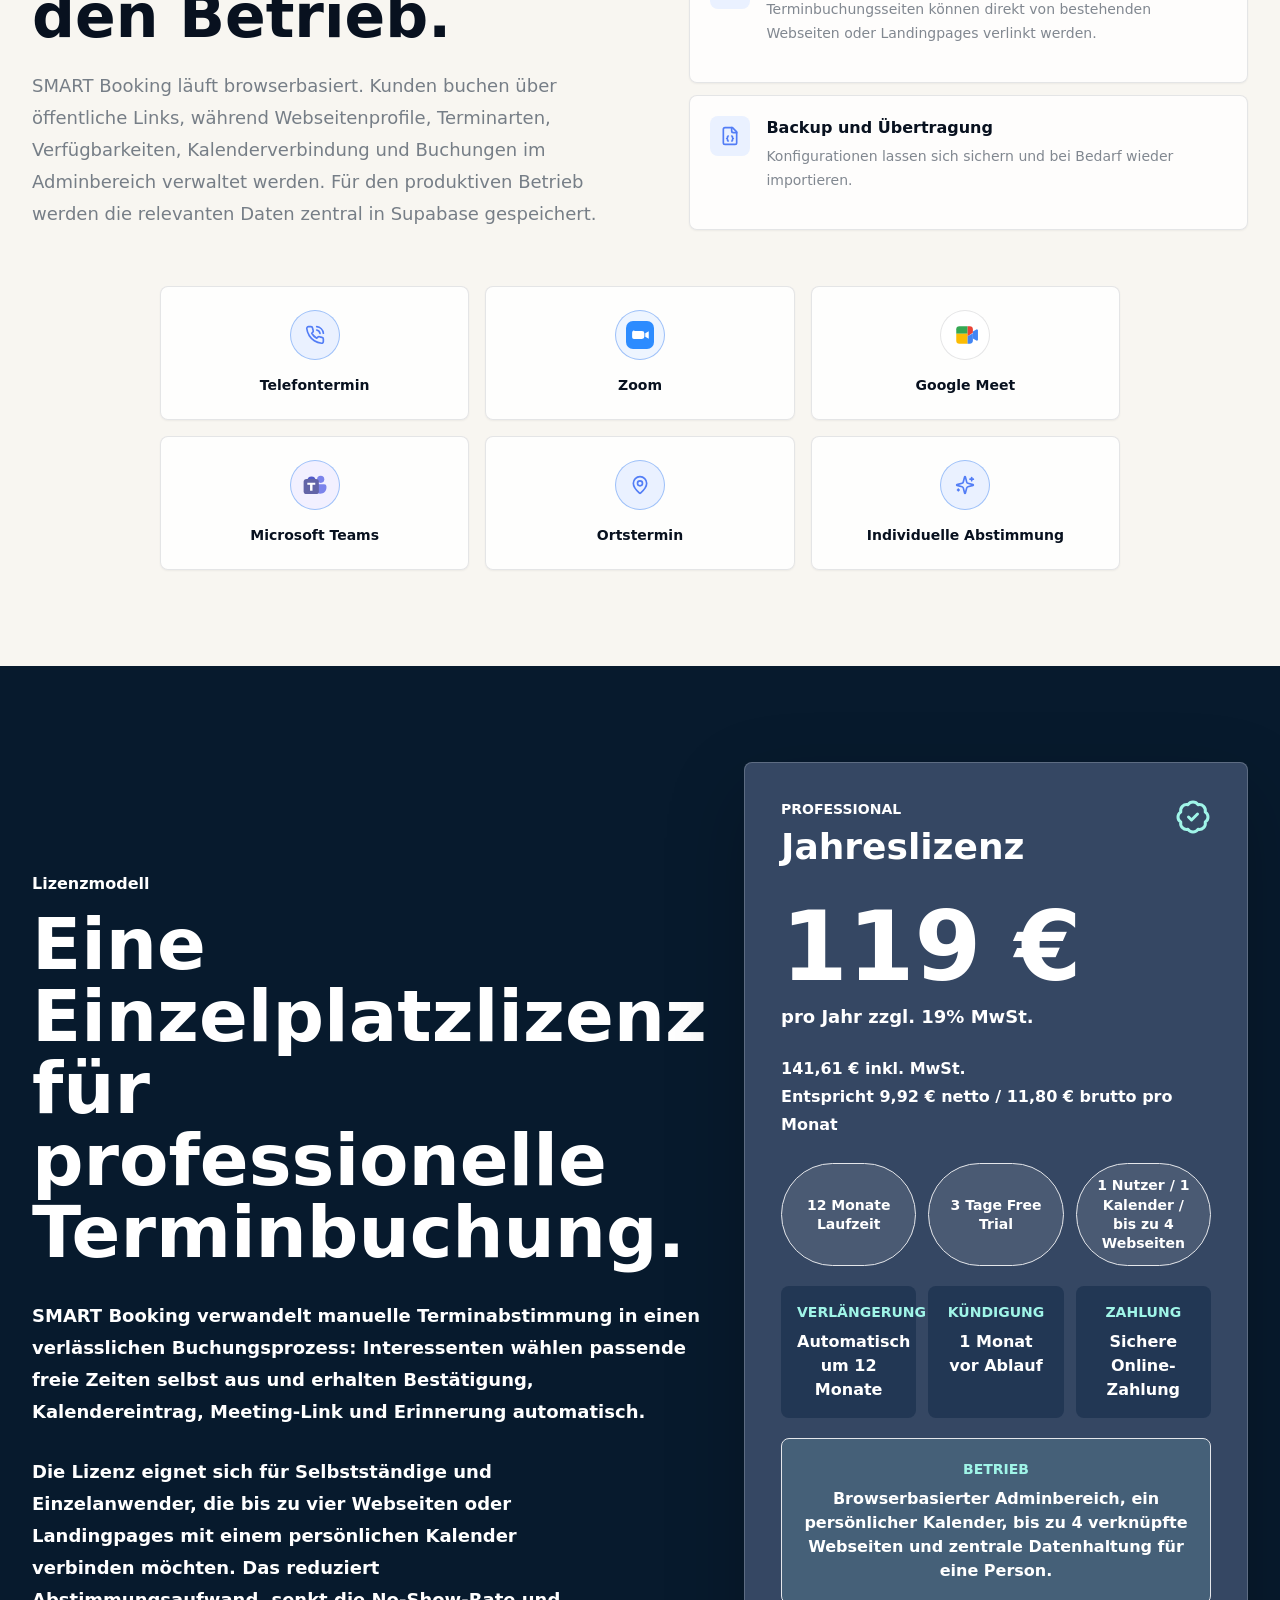
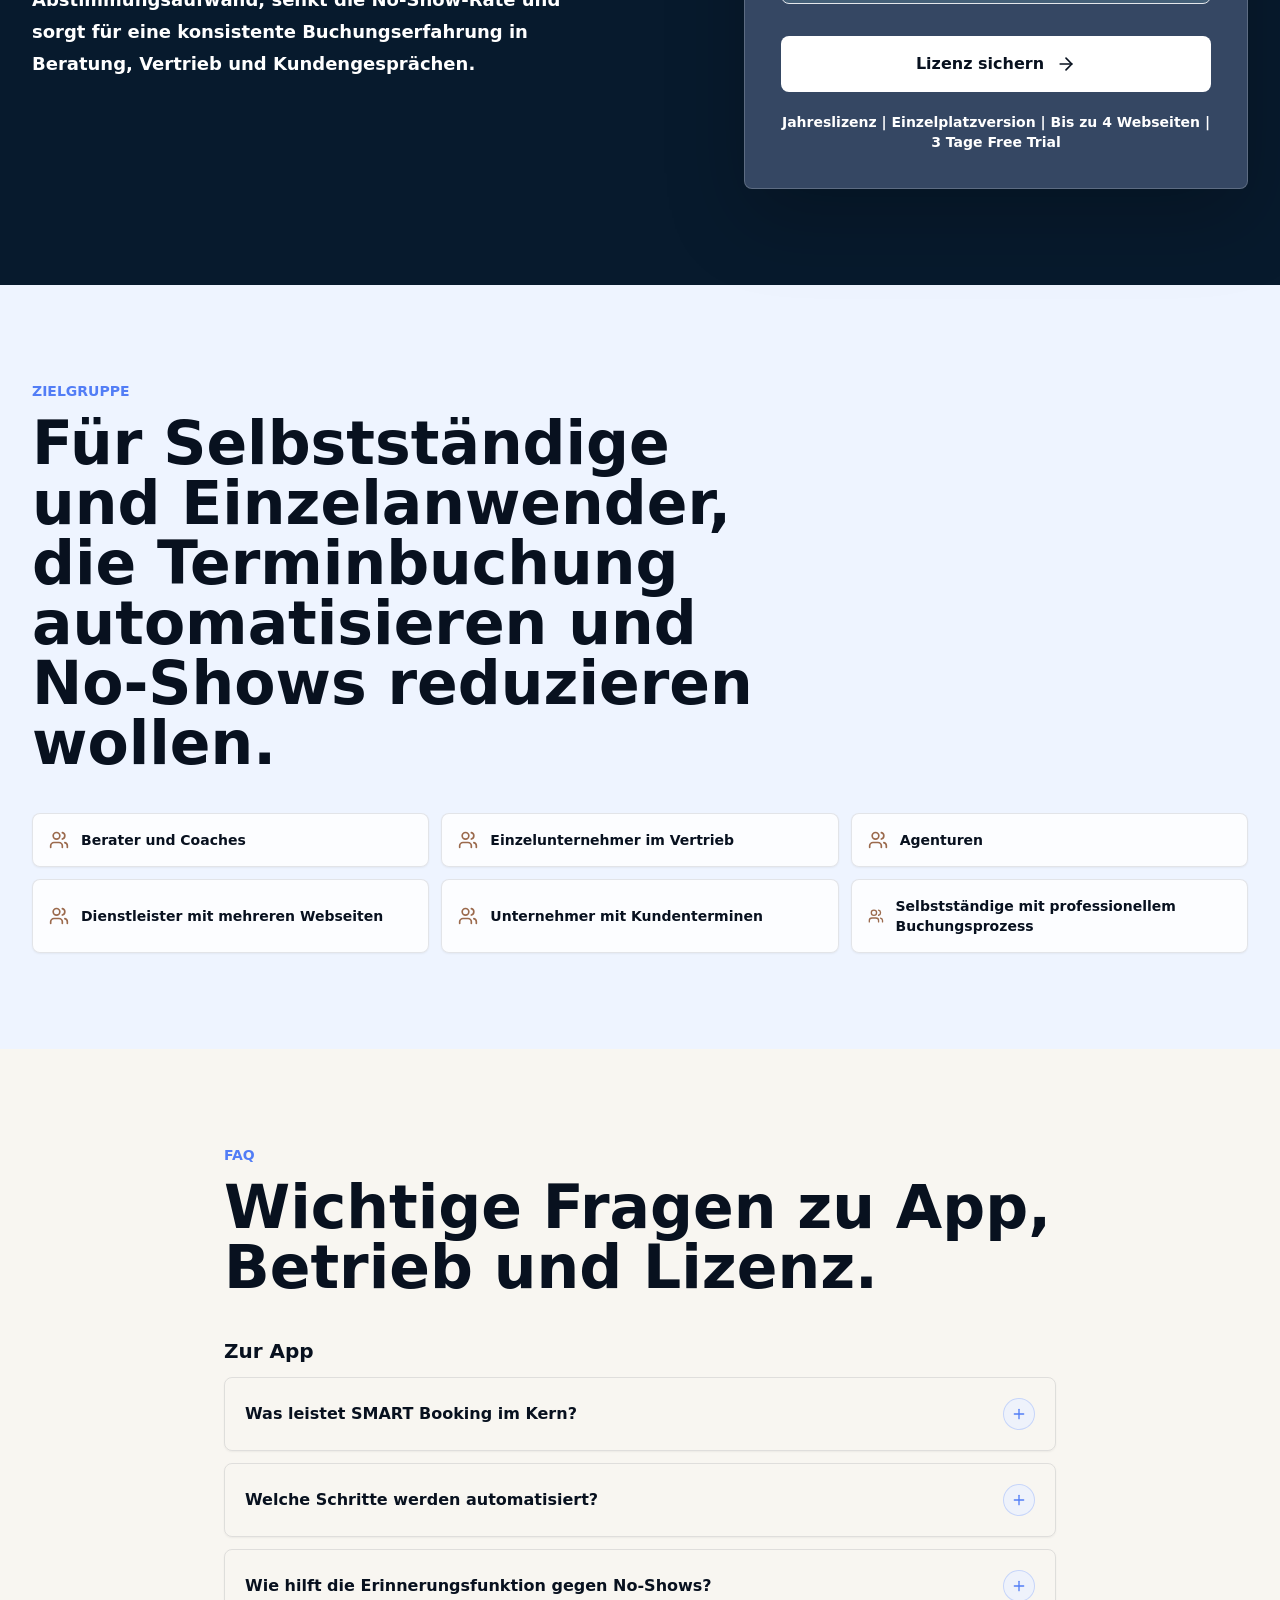
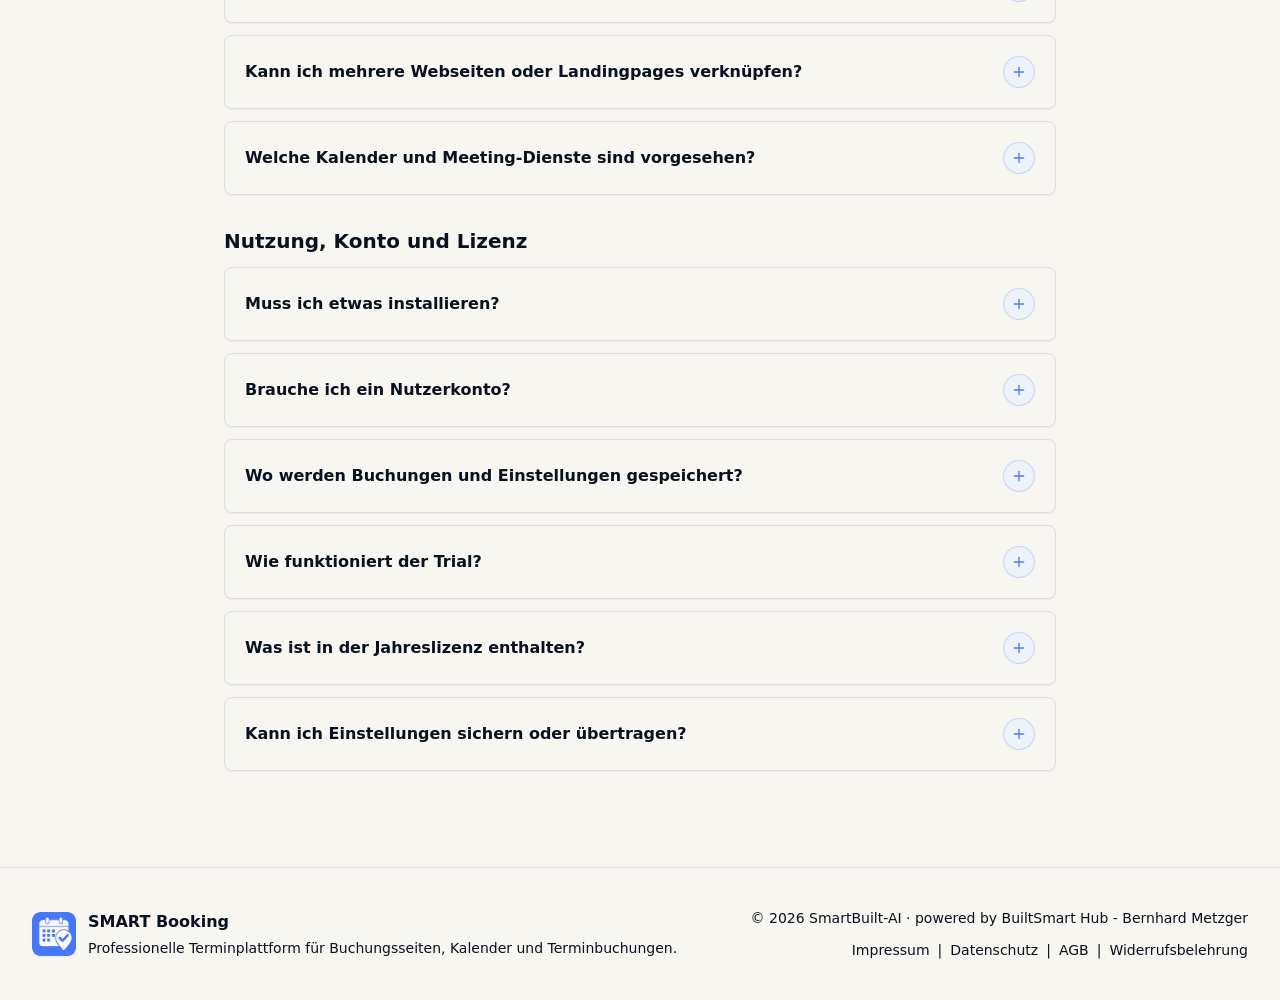
<file: smartbooking/index.html>
<!doctype html>
<html lang="de">
  <head>
    <meta charset="UTF-8" />
    <meta name="viewport" content="width=device-width, initial-scale=1.0" />
    <meta
      name="description"
      content="SMART Booking ist die professionelle Terminplattform für Buchungsseiten, Kalenderabgleich, Meeting-Links und automatisierte Terminbestätigungen."
    />
    <title>SMART Booking Landingpage</title>
    <script type="module" crossorigin src="/smartbooking/assets/index-0xXurfKW.js"></script>
    <link rel="stylesheet" crossorigin href="/smartbooking/assets/index-CWK2YS8g.css">
  </head>
  <body>
    <div id="root"></div>
  </body>
</html>
</file>
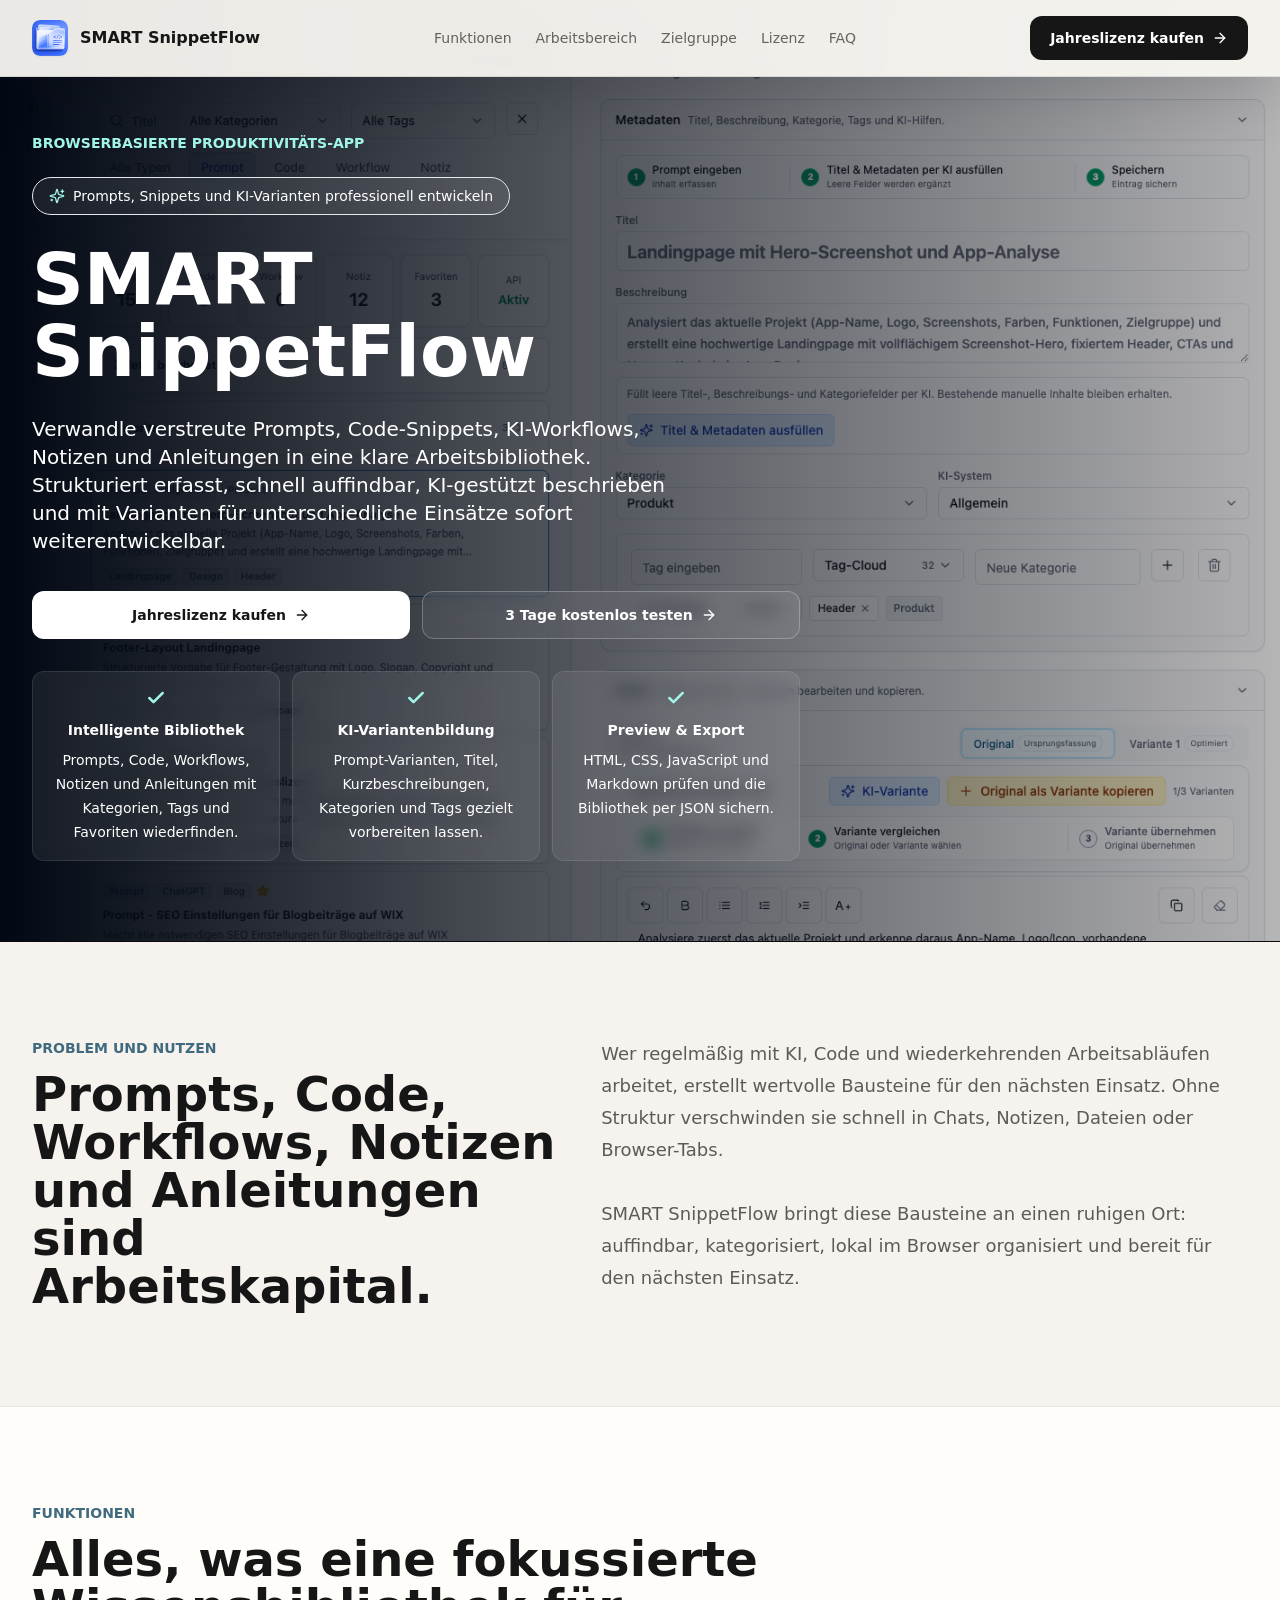
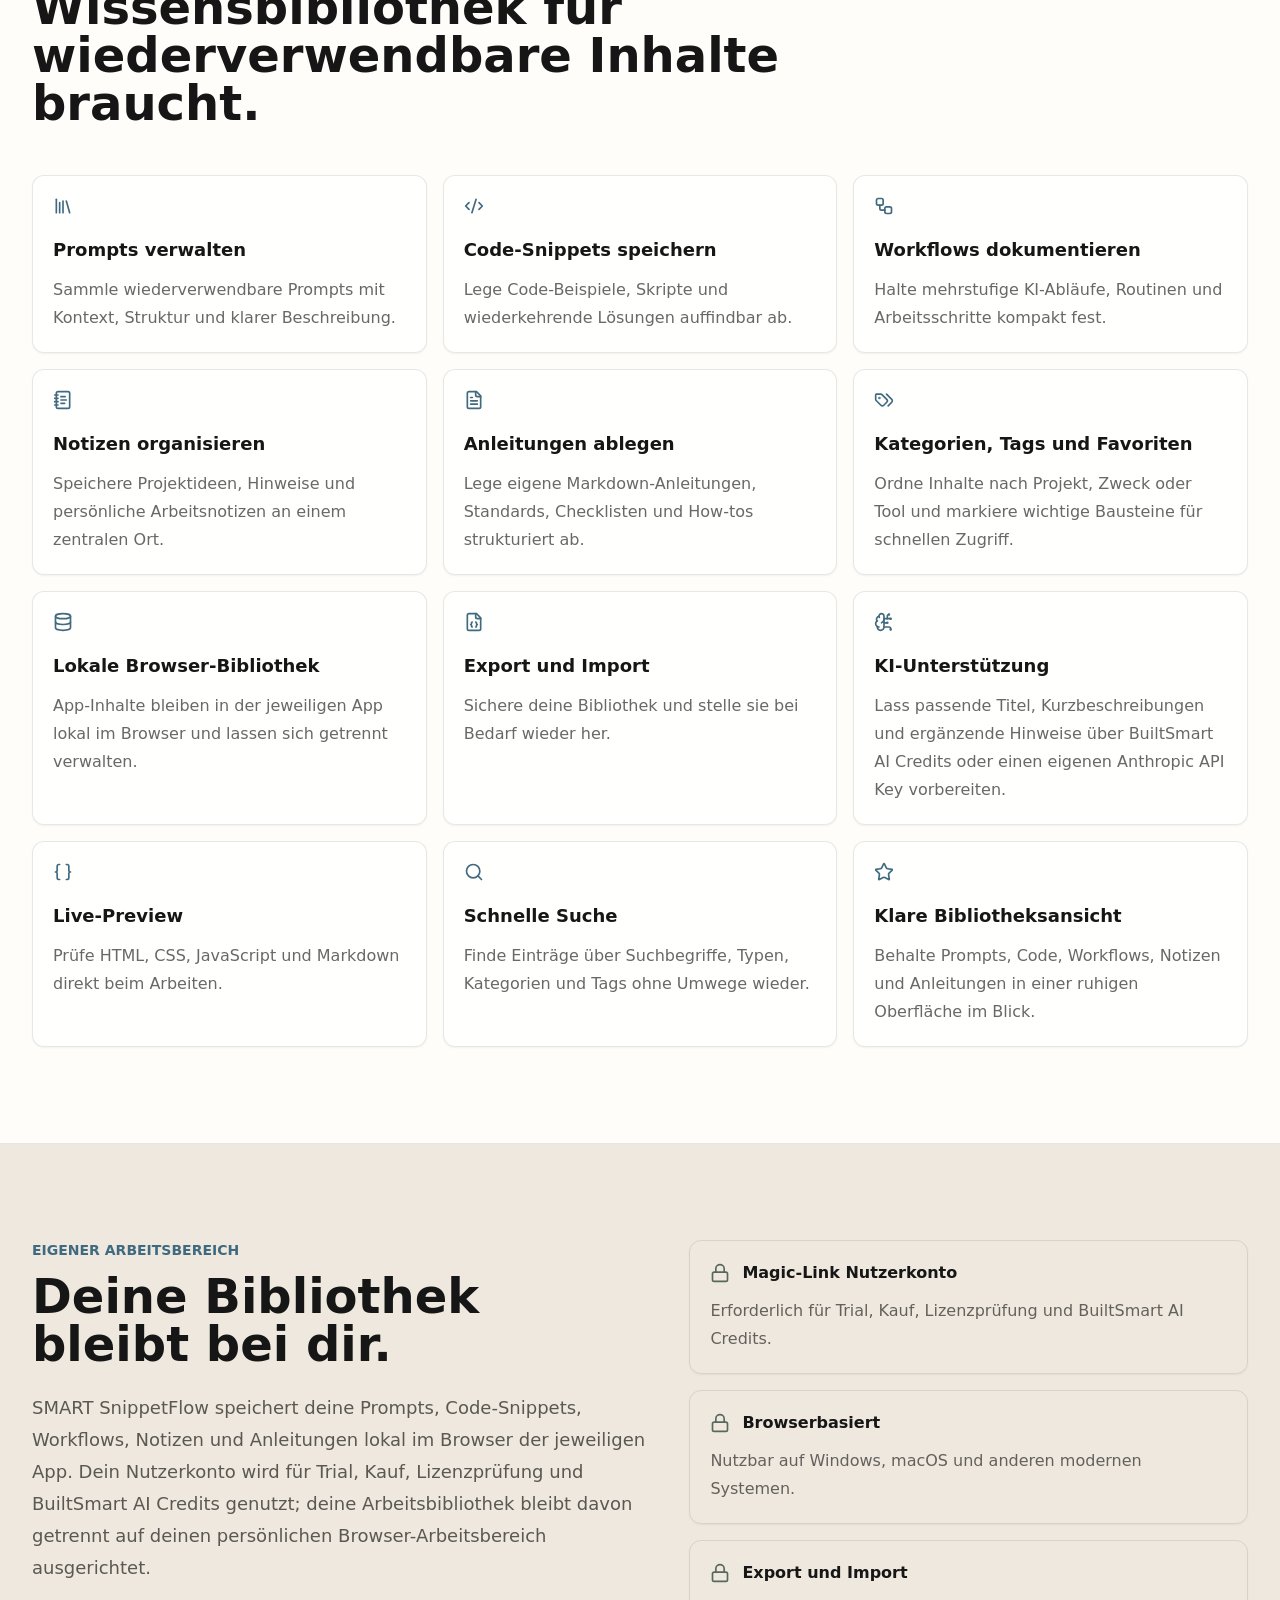
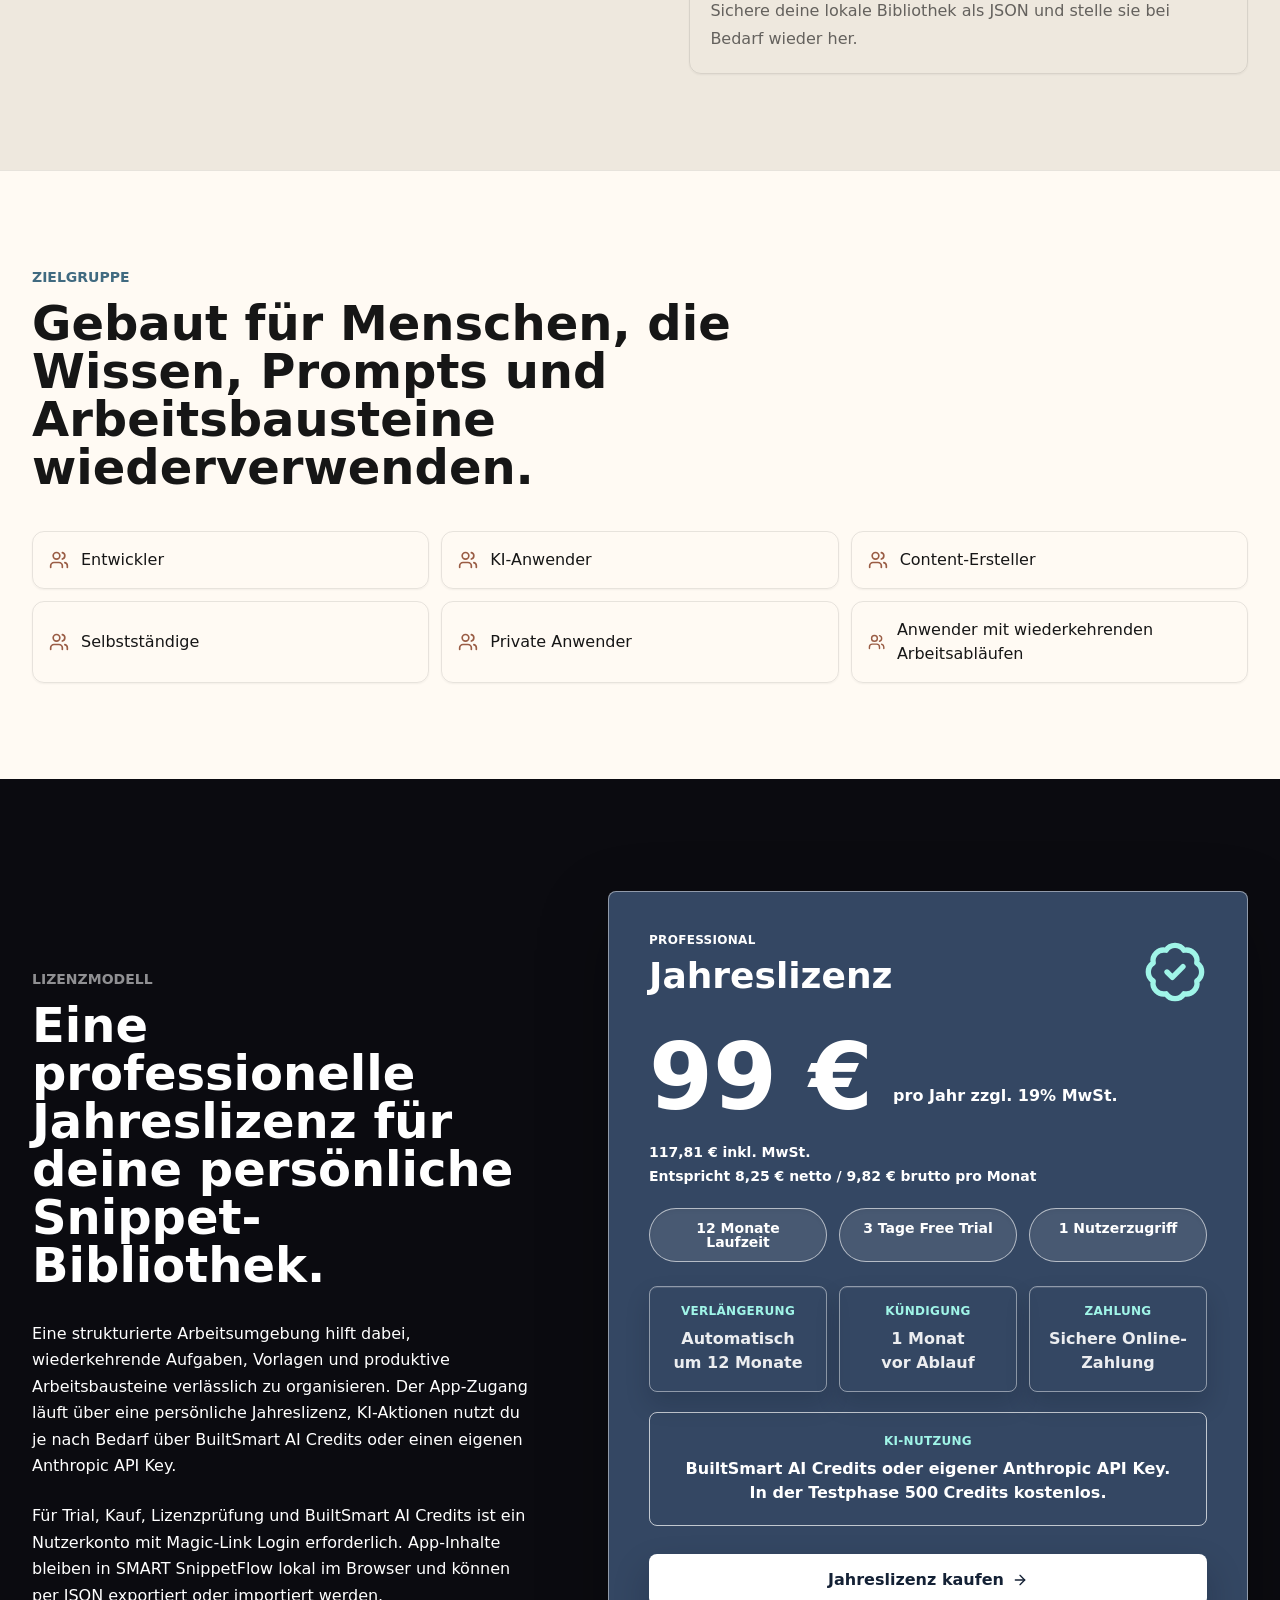
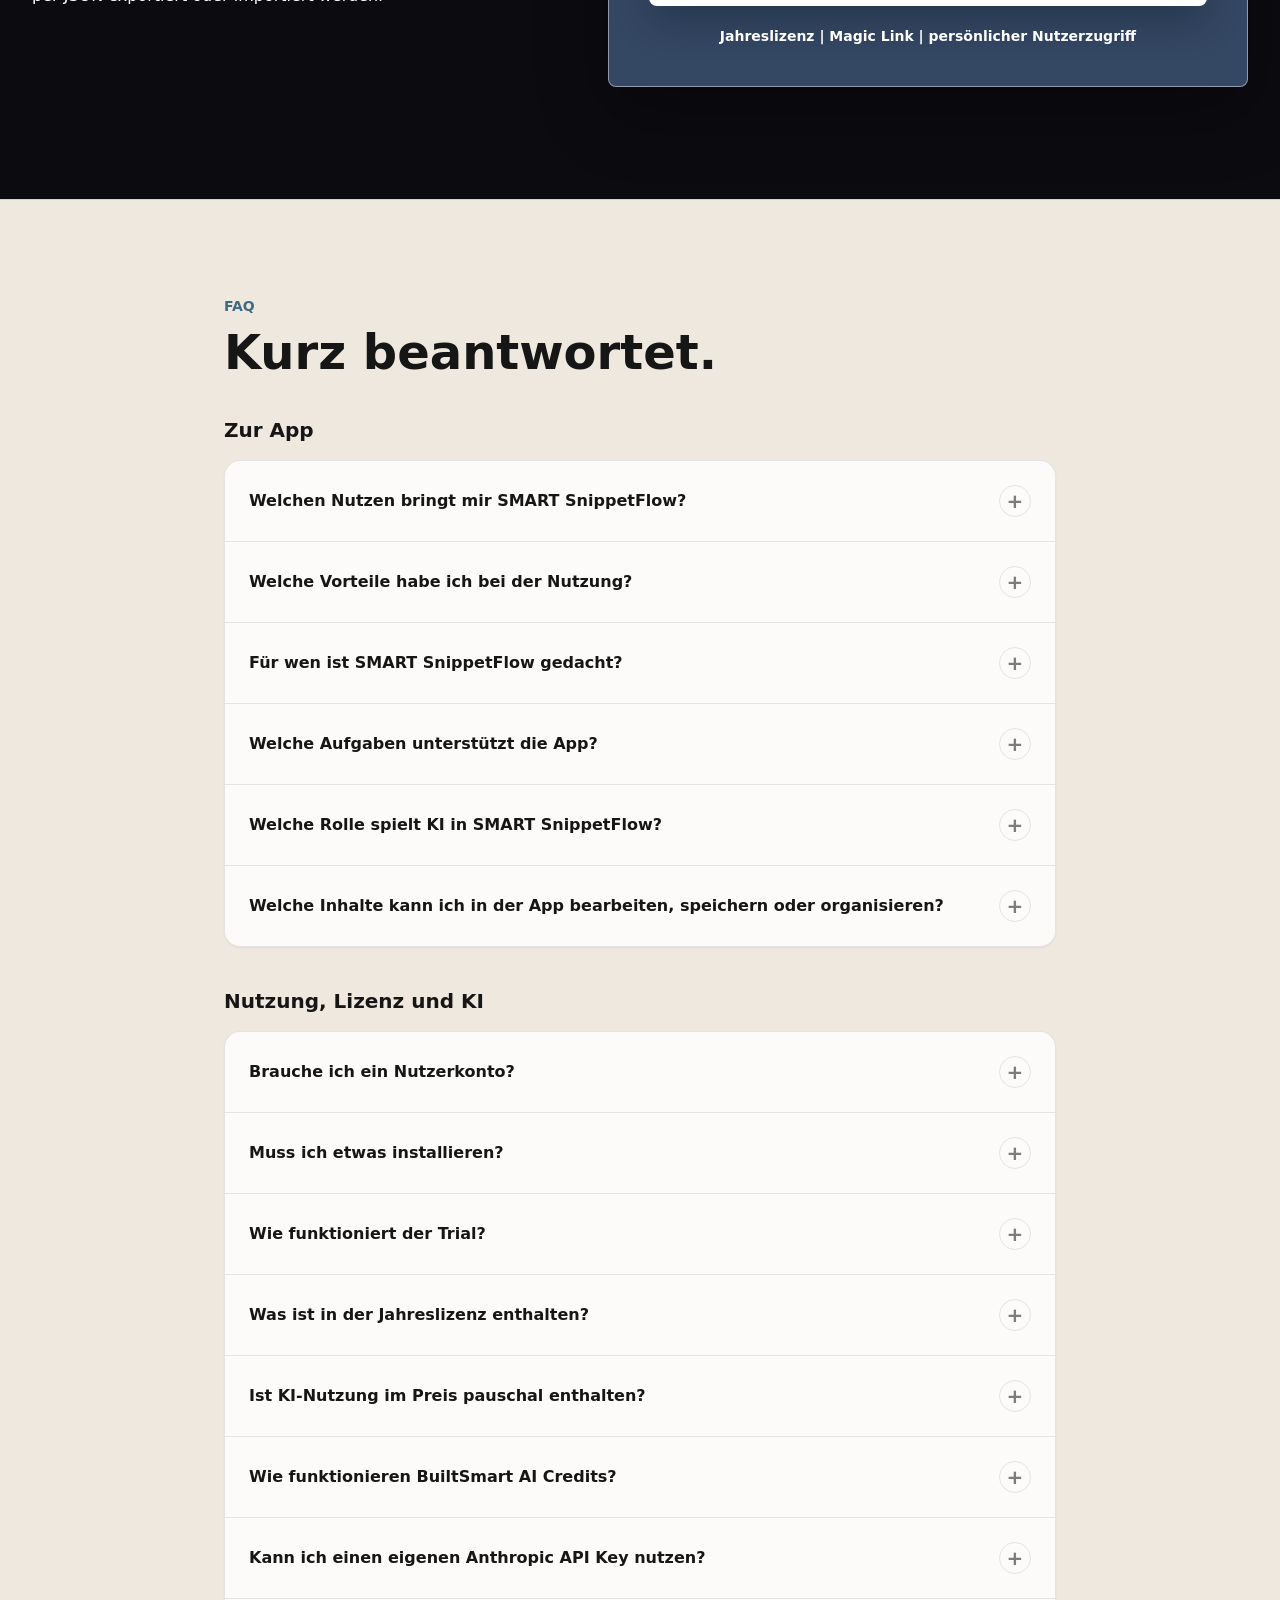
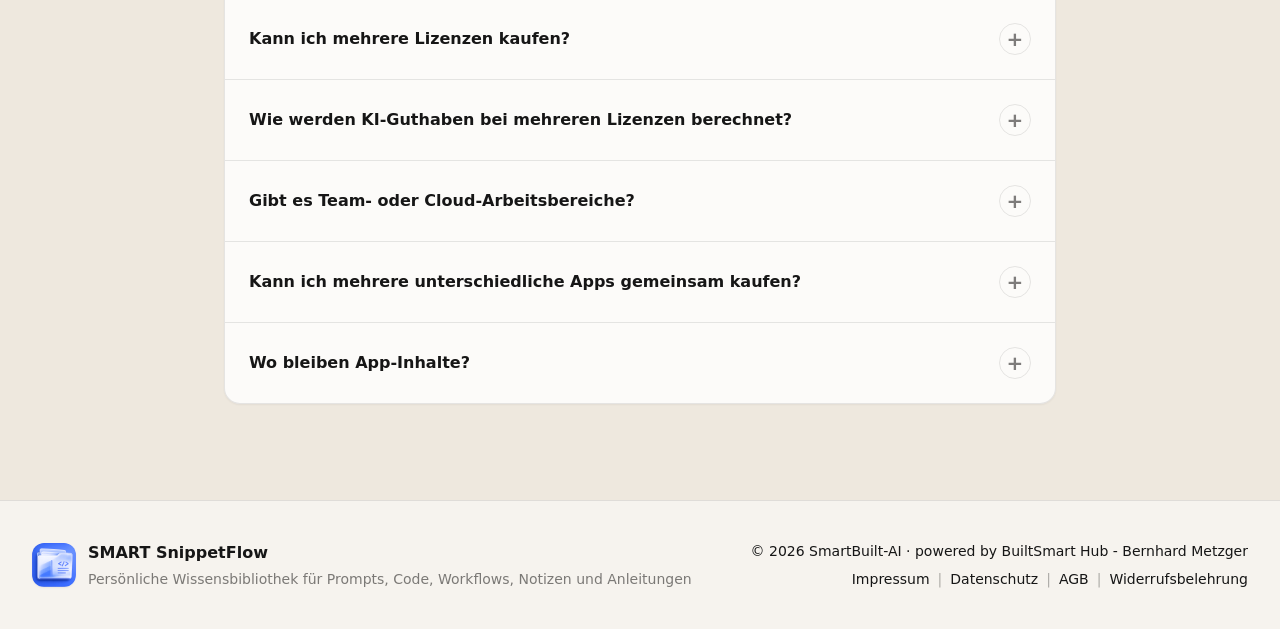
<file: snippetflow/index.html>
<!doctype html>
<html lang="de">
  <head>
    <meta charset="UTF-8" />
    <base href="./" />
    <meta name="viewport" content="width=device-width, initial-scale=1.0" />
    <title>SMART SnippetFlow | Bibliothek fuer Prompts, Code und Workflows</title>
    <meta name="description" content="SMART SnippetFlow organisiert Prompts, Code-Snippets, Workflows, Notizen und Anleitungen als lokale browserbasierte Arbeitsbibliothek.">
    <meta name="robots" content="index, follow, max-image-preview:large">
    <link rel="canonical" href="https://www.builtsmart-ai.app/snippetflow/">
  <meta name="twitter:image:alt" content="SMART SnippetFlow Oberflaeche mit Bibliothek, Prompt-Editor und Arbeitsbereichen">
  <meta property="og:image:alt" content="SMART SnippetFlow Oberflaeche mit Bibliothek, Prompt-Editor und Arbeitsbereichen">
    <link rel="icon" type="image/png" href="app-logo.png" />
    <meta property="og:title" content="SMART SnippetFlow | Bibliothek fuer Prompts, Code und Workflows">
    <meta property="og:description" content="SMART SnippetFlow organisiert Prompts, Code-Snippets, Workflows, Notizen und Anleitungen als lokale browserbasierte Arbeitsbibliothek.">
    <meta property="og:type" content="website">
    <meta property="og:url" content="https://www.builtsmart-ai.app/snippetflow/">
    <meta property="og:image" content="https://www.builtsmart-ai.app/snippetflow/hero-app-screenshot.png">
    <meta property="og:site_name" content="BuiltSmart AI">
    <meta name="twitter:card" content="summary_large_image">
    <meta name="twitter:title" content="SMART SnippetFlow | Bibliothek fuer Prompts, Code und Workflows">
    <meta name="twitter:description" content="SMART SnippetFlow organisiert Prompts, Code-Snippets, Workflows, Notizen und Anleitungen als lokale browserbasierte Arbeitsbibliothek.">
    <meta name="twitter:image" content="https://www.builtsmart-ai.app/snippetflow/hero-app-screenshot.png">
    <script type="application/ld+json">
      {
        "@context": "https://schema.org",
        "@graph": [
          {
            "@type": "Organization",
            "@id": "https://www.built-smart-hub.com/#organization",
            "name": "SmartBuilt-AI",
            "url": "https://www.built-smart-hub.com/",
            "sameAs": ["https://www.built-smart-hub.com/"]
          },
          {
            "@type": "SoftwareApplication",
            "@id": "https://www.builtsmart-ai.app/snippetflow/#software",
            "name": "SMART SnippetFlow",
            "applicationCategory": "ProductivityApplication",
            "operatingSystem": "Windows, macOS, andere Systeme mit modernem Browser",
            "url": "https://www.builtsmart-ai.app/snippetflow/",
            "image": "https://www.builtsmart-ai.app/snippetflow/hero-app-screenshot.png",
            "description": "SMART SnippetFlow ist eine browserbasierte Anwendung zur strukturierten Verwaltung von Prompts, Code-Snippets, einfachen Workflows, Notizen, Markdown-Anleitungen, Kategorien, Tags und Favoriten.",
            "audience": {
              "@type": "Audience",
              "audienceType": "Entwickler, KI-Anwender, Content-Ersteller, Selbstständige, private Anwender und Anwender mit wiederkehrenden Arbeitsabläufen"
            },
            "featureList": [
              "Prompts verwalten",
              "Code-Snippets speichern",
              "Einfache Workflows dokumentieren",
              "Notizen organisieren",
              "Eigene Markdown-Anleitungen ablegen",
              "Tags und Kategorien nutzen",
              "Favoriten markieren",
              "JSON Export und Import",
              "KI-Unterstützung für Titel, Beschreibungen, Kategorien, Tags und Prompt-Varianten über BuiltSmart AI Credits oder einen eigenen Anthropic API Key",
              "Live-Preview für HTML, CSS, JavaScript und Markdown"
            ],
            "softwareHelp": "SMART SnippetFlow ist eine browserbasierte App für moderne Browser auf Windows, macOS und anderen Systemen. Für Trial, Kauf, Lizenzprüfung und BuiltSmart AI Credits ist ein Nutzerkonto mit Magic-Link Login erforderlich.",
            "offers": {
              "@type": "Offer",
              "@id": "https://www.builtsmart-ai.app/snippetflow/#offer",
              "url": "https://www.builtsmart-ai.app/snippetflow/",
              "price": "99.00",
              "priceCurrency": "EUR",
              "availability": "https://schema.org/InStock",
              "category": "Jahreslizenz",
              "description": "Jahreslizenz mit 12 Monaten Laufzeit, automatischer Verlängerung um weitere 12 Monate, Kündigungsfrist 1 Monat vor Ablauf und persönlichem Nutzerzugriff. 3 Tage Trial mit vollem App-Zugriff und 500 app-spezifischen BuiltSmart AI Test-Credits. Preis zzgl. 19 % MwSt."
            },
            "provider": {
              "@id": "https://www.built-smart-hub.com/#organization"
            }
          },
          {
            "@type": "Product",
            "@id": "https://www.builtsmart-ai.app/snippetflow/#product",
            "name": "SMART SnippetFlow",
            "description": "Browserbasierte App zur Verwaltung wiederverwendbarer Prompts, Code-Snippets, Workflows, Notizen und Markdown-Anleitungen.",
            "brand": {
              "@type": "Brand",
              "name": "SmartBuilt-AI"
            },
            "offers": {
              "@id": "https://www.builtsmart-ai.app/snippetflow/#offer"
            }
          },
          {
            "@type": "FAQPage",
            "@id": "https://www.builtsmart-ai.app/snippetflow/#faq",
            "mainEntity": [
              {
                "@type": "Question",
                "name": "Welchen Nutzen bringt mir SMART SnippetFlow?",
                "acceptedAnswer": {
                  "@type": "Answer",
                  "text": "SMART SnippetFlow bündelt Prompts, Code-Snippets, einfache Workflows, Notizen und eigene Markdown-Anleitungen an einem strukturierten Ort. So findest du wiederverwendbare Bausteine schneller, arbeitest konsistenter und verlierst weniger Zeit mit Suchen."
                }
              },
              {
                "@type": "Question",
                "name": "Welche Vorteile habe ich bei der Nutzung?",
                "acceptedAnswer": {
                  "@type": "Answer",
                  "text": "Du baust dir eine persönliche Bibliothek für wiederkehrende Arbeitsbausteine auf. Tags, Kategorien, Favoriten, Suche, Live-Preview sowie Export und Import helfen dir, Inhalte schneller wiederzufinden und sauber weiterzuverwenden."
                }
              },
              {
                "@type": "Question",
                "name": "Für wen ist SMART SnippetFlow gedacht?",
                "acceptedAnswer": {
                  "@type": "Answer",
                  "text": "Die App ist für Entwickler, KI-Anwender, Content-Ersteller, Selbstständige, private Anwender und alle gedacht, die regelmäßig mit Prompts, Code, Textbausteinen, Workflows, Notizen oder eigenen Anleitungen arbeiten."
                }
              },
              {
                "@type": "Question",
                "name": "Welche Aufgaben unterstützt die App?",
                "acceptedAnswer": {
                  "@type": "Answer",
                  "text": "SMART SnippetFlow unterstützt dich beim Sammeln, Beschreiben, Kategorisieren, Suchen, Prüfen und Wiederverwenden von Prompts, Code-Snippets, HTML/CSS/JavaScript/Markdown-Entwürfen, kleinen Workflows, Arbeitsnotizen und Markdown-Anleitungen."
                }
              },
              {
                "@type": "Question",
                "name": "Welche Rolle spielt KI in SMART SnippetFlow?",
                "acceptedAnswer": {
                  "@type": "Answer",
                  "text": "KI ist eine ergänzende Funktion. Sie kann Titel, Kurzbeschreibungen, Kategorien, Tags und Prompt-Varianten vorbereiten. Die Nutzung erfolgt über BuiltSmart AI Credits oder alternativ über einen eigenen Anthropic API Key."
                }
              },
              {
                "@type": "Question",
                "name": "Welche Inhalte kann ich in der App bearbeiten, speichern oder organisieren?",
                "acceptedAnswer": {
                  "@type": "Answer",
                  "text": "Du kannst Prompts, Code-Snippets, einfache Workflows, Notizen, eigene Markdown-Anleitungen, Kategorien, Tags und Favoriten organisieren. Diese App-Inhalte bleiben lokal im Browser der jeweiligen App. Über JSON Export und Import kannst du deine Bibliothek sichern oder übertragen."
                }
              },
              {
                "@type": "Question",
                "name": "Brauche ich ein Nutzerkonto?",
                "acceptedAnswer": {
                  "@type": "Answer",
                  "text": "Ja. Für Trial, Kauf, Lizenzprüfung und BuiltSmart AI Credits ist ein Nutzerkonto erforderlich. Der Login erfolgt per Magic Link."
                }
              },
              {
                "@type": "Question",
                "name": "Muss ich etwas installieren?",
                "acceptedAnswer": {
                  "@type": "Answer",
                  "text": "Nein. Die App läuft browserbasiert in modernen Browsern auf Windows, macOS und anderen Systemen."
                }
              },
              {
                "@type": "Question",
                "name": "Wie funktioniert der Trial?",
                "acceptedAnswer": {
                  "@type": "Answer",
                  "text": "Der Trial läuft 3 Tage und bietet vollen App-Zugriff. 500 app-spezifische BuiltSmart AI Test-Credits werden beim Start des Trials gutgeschrieben."
                }
              },
              {
                "@type": "Question",
                "name": "Was ist in der Jahreslizenz enthalten?",
                "acceptedAnswer": {
                  "@type": "Answer",
                  "text": "Die Jahreslizenz enthält den App-Zugang für einen persönlichen Nutzerzugriff. Sie kostet 99 EUR netto pro Jahr, läuft 12 Monate und verlängert sich automatisch um weitere 12 Monate. Die Kündigung ist bis 1 Monat vor Ablauf möglich. KI-Nutzung wird separat über BuiltSmart AI Credits oder über einen eigenen Anthropic API Key abgerechnet."
                }
              },
              {
                "@type": "Question",
                "name": "Ist KI-Nutzung im Preis pauschal enthalten?",
                "acceptedAnswer": {
                  "@type": "Answer",
                  "text": "Nein. Die Jahreslizenz enthält den App-Zugang, aber keine KI-Flatrate. KI-Aktionen werden über BuiltSmart AI Credits oder über einen eigenen Anthropic API Key genutzt."
                }
              },
              {
                "@type": "Question",
                "name": "Wie funktionieren BuiltSmart AI Credits?",
                "acceptedAnswer": {
                  "@type": "Answer",
                  "text": "BuiltSmart AI Credits gehören zum jeweiligen Nutzerkonto und sind appübergreifend innerhalb dieses Nutzerkontos nutzbar. Vor KI-Aktionen zeigt die App den voraussichtlichen Credit-Verbrauch an."
                }
              },
              {
                "@type": "Question",
                "name": "Kann ich einen eigenen Anthropic API Key nutzen?",
                "acceptedAnswer": {
                  "@type": "Answer",
                  "text": "Ja. Alternativ zu BuiltSmart AI Credits kann ein eigener Anthropic API Key genutzt werden. Die Abrechnung erfolgt dann direkt über Anthropic. Der Key bleibt lokal in der jeweiligen App und wird nicht an das BuiltSmart Lizenzsystem gesendet."
                }
              },
              {
                "@type": "Question",
                "name": "Kann ich mehrere Lizenzen kaufen?",
                "acceptedAnswer": {
                  "@type": "Answer",
                  "text": "Ja. Mehrere Lizenzen derselben App können im Checkout über die Menge gekauft werden. Jede Lizenz ist für einen getrennten persönlichen Nutzerzugriff vorgesehen."
                }
              },
              {
                "@type": "Question",
                "name": "Wie werden KI-Guthaben bei mehreren Lizenzen berechnet?",
                "acceptedAnswer": {
                  "@type": "Answer",
                  "text": "Mehrere App-Lizenzen schalten mehrere persönliche Nutzerzugriffe frei. BuiltSmart AI Credits werden separat pro Nutzerkonto geführt. Trial-Credits werden beim Start des Trials dem jeweiligen Nutzerkonto gutgeschrieben. Bezahlte AI-Credits stehen dem Nutzerkonto zur Verfügung, über das sie gekauft wurden."
                }
              },
              {
                "@type": "Question",
                "name": "Gibt es Team- oder Cloud-Arbeitsbereiche?",
                "acceptedAnswer": {
                  "@type": "Answer",
                  "text": "Nein. Mehrere Lizenzen bedeuten mehrere getrennte persönliche Nutzerzugriffe. Es gibt keinen Team- oder Cloud-Arbeitsbereich für gemeinsame Inhalte."
                }
              },
              {
                "@type": "Question",
                "name": "Kann ich mehrere unterschiedliche Apps gemeinsam kaufen?",
                "acceptedAnswer": {
                  "@type": "Answer",
                  "text": "Nein. Ein Checkout gilt jeweils für eine App. Mehrere Lizenzen derselben App können über die Menge gekauft werden."
                }
              },
              {
                "@type": "Question",
                "name": "Wo bleiben App-Inhalte?",
                "acceptedAnswer": {
                  "@type": "Answer",
                  "text": "App-Inhalte bleiben in der jeweiligen App lokal im Browser, soweit die App so gebaut ist. SMART SnippetFlow speichert eigene Inhalte lokal im Browser und bietet JSON Export und Import für Sicherung oder Übertragung."
                }
              }
            ]
          }
        ]
      }
    </script>
    <script type="module" crossorigin src="assets/index-C4xP9Gyx.js"></script>
    <link rel="stylesheet" crossorigin href="assets/index-D7cE3E7a.css">
  </head>
  <body>
    <div id="root"></div>
  </body>
</html>
</file>
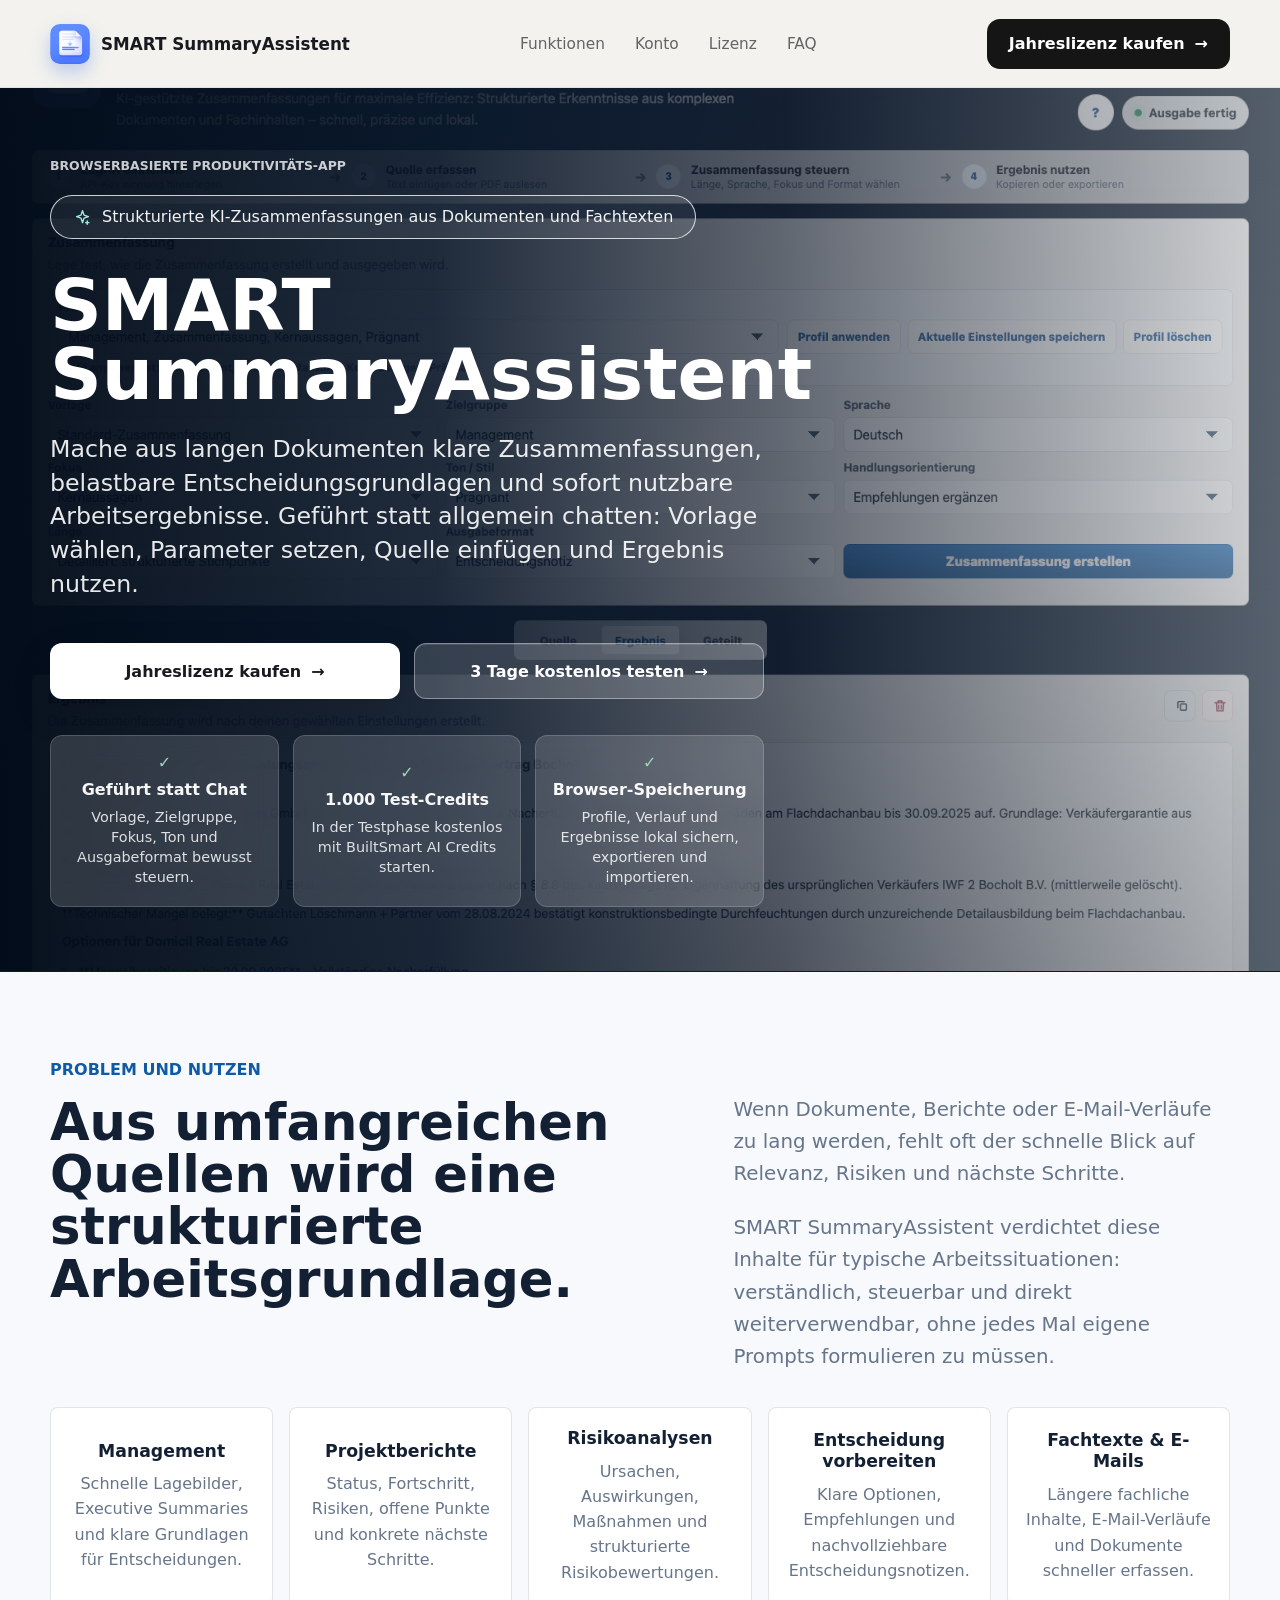
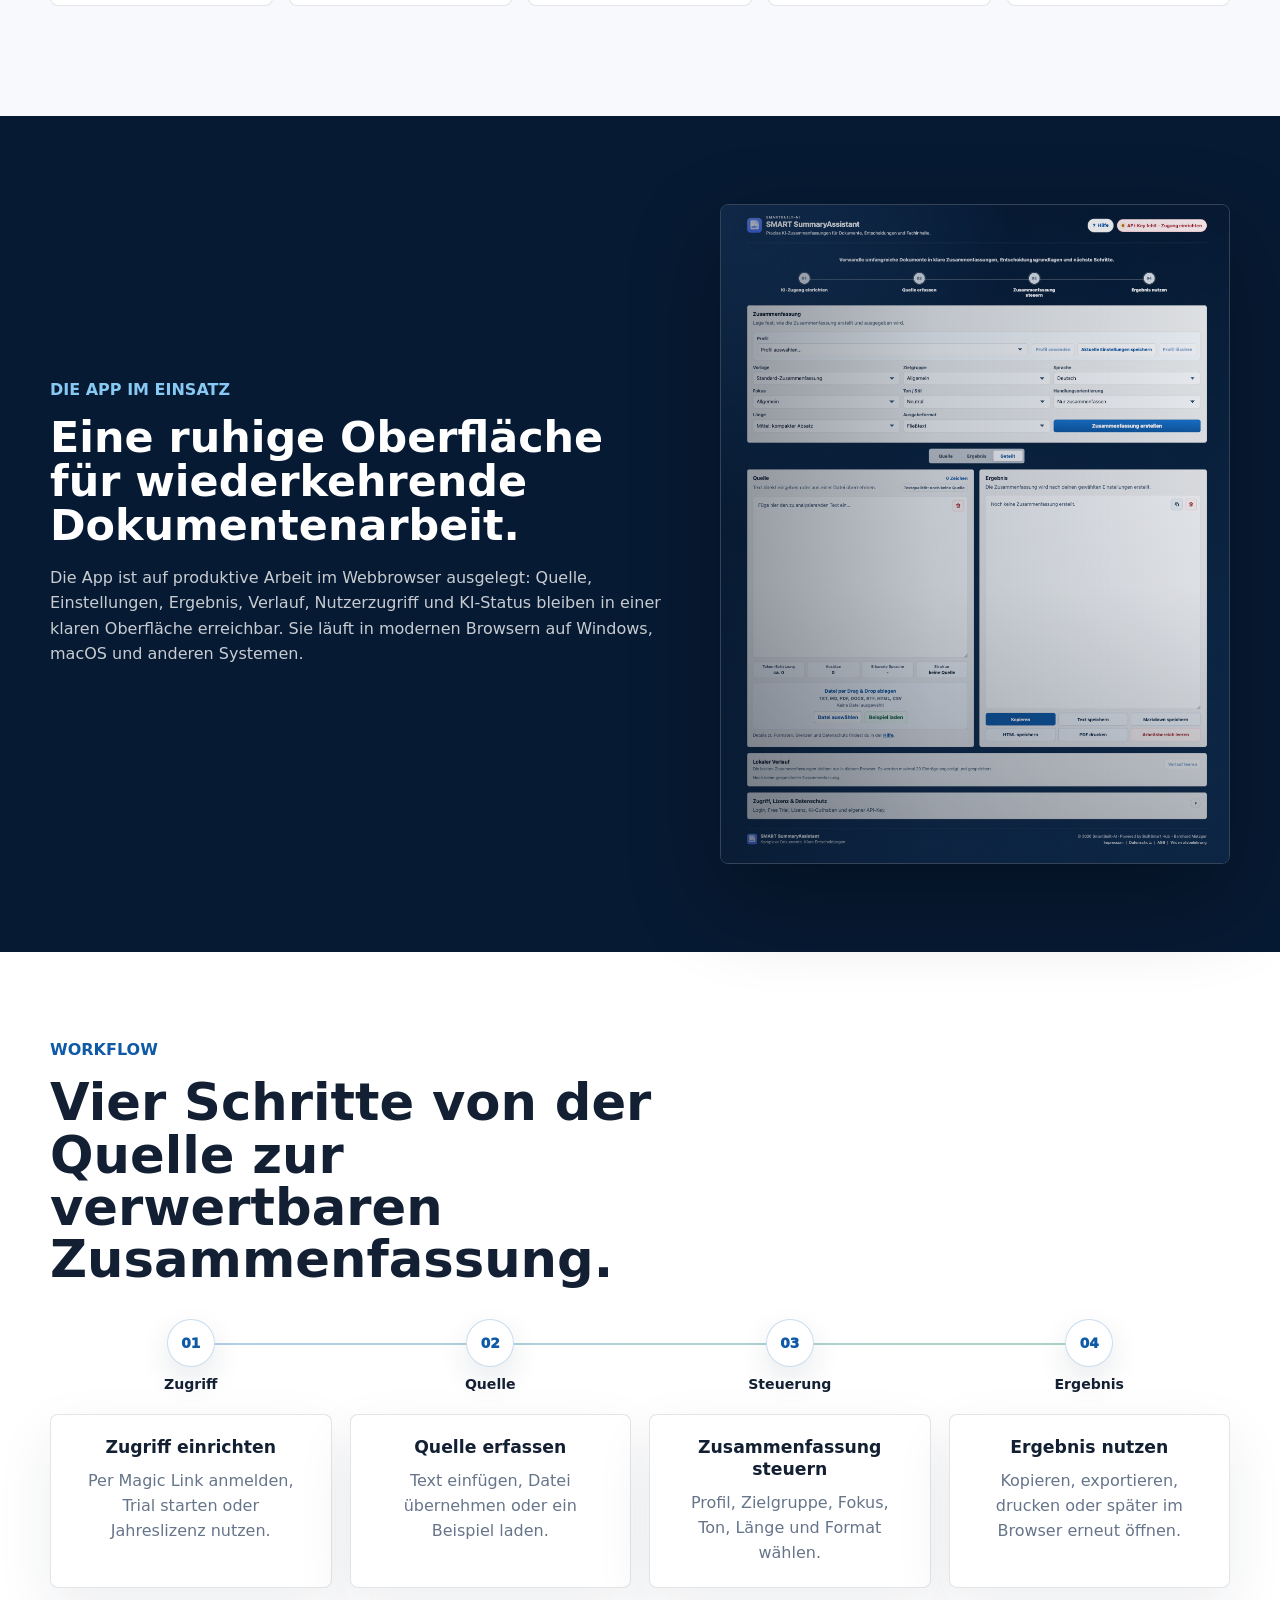
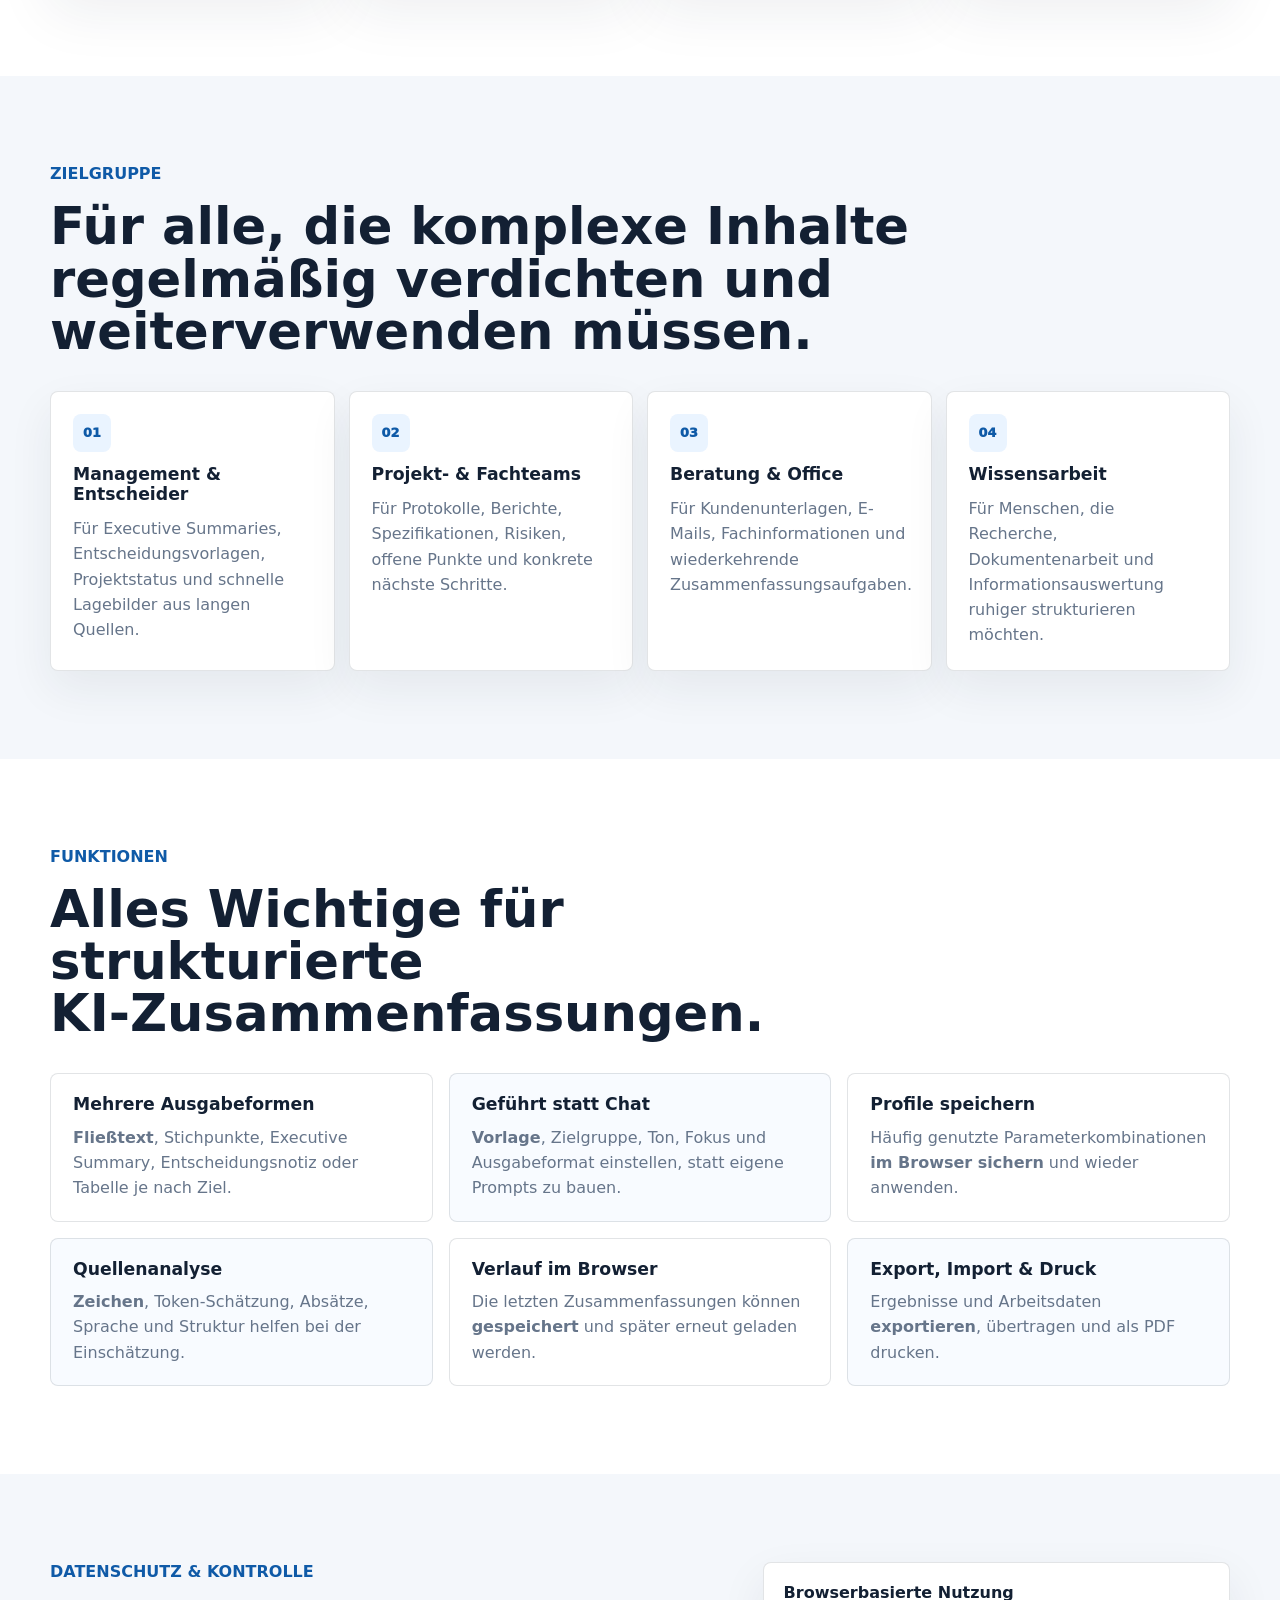
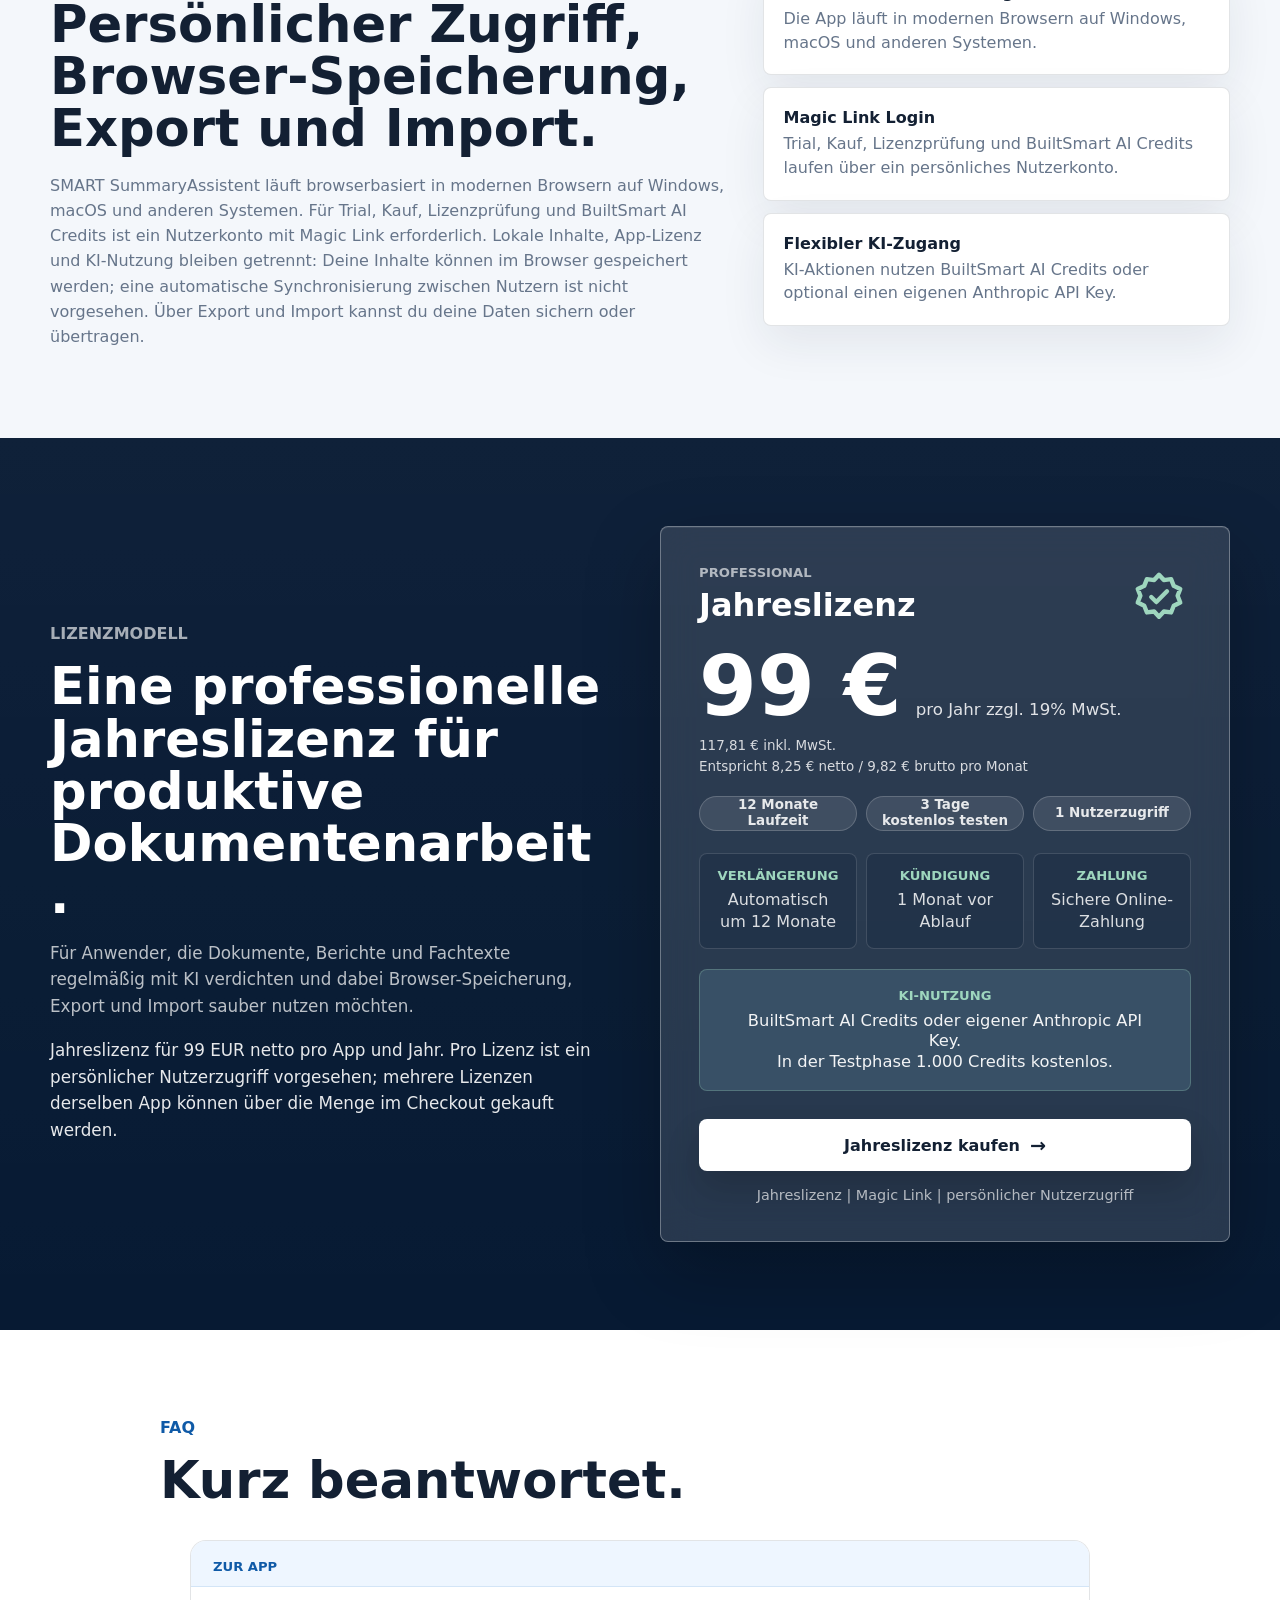
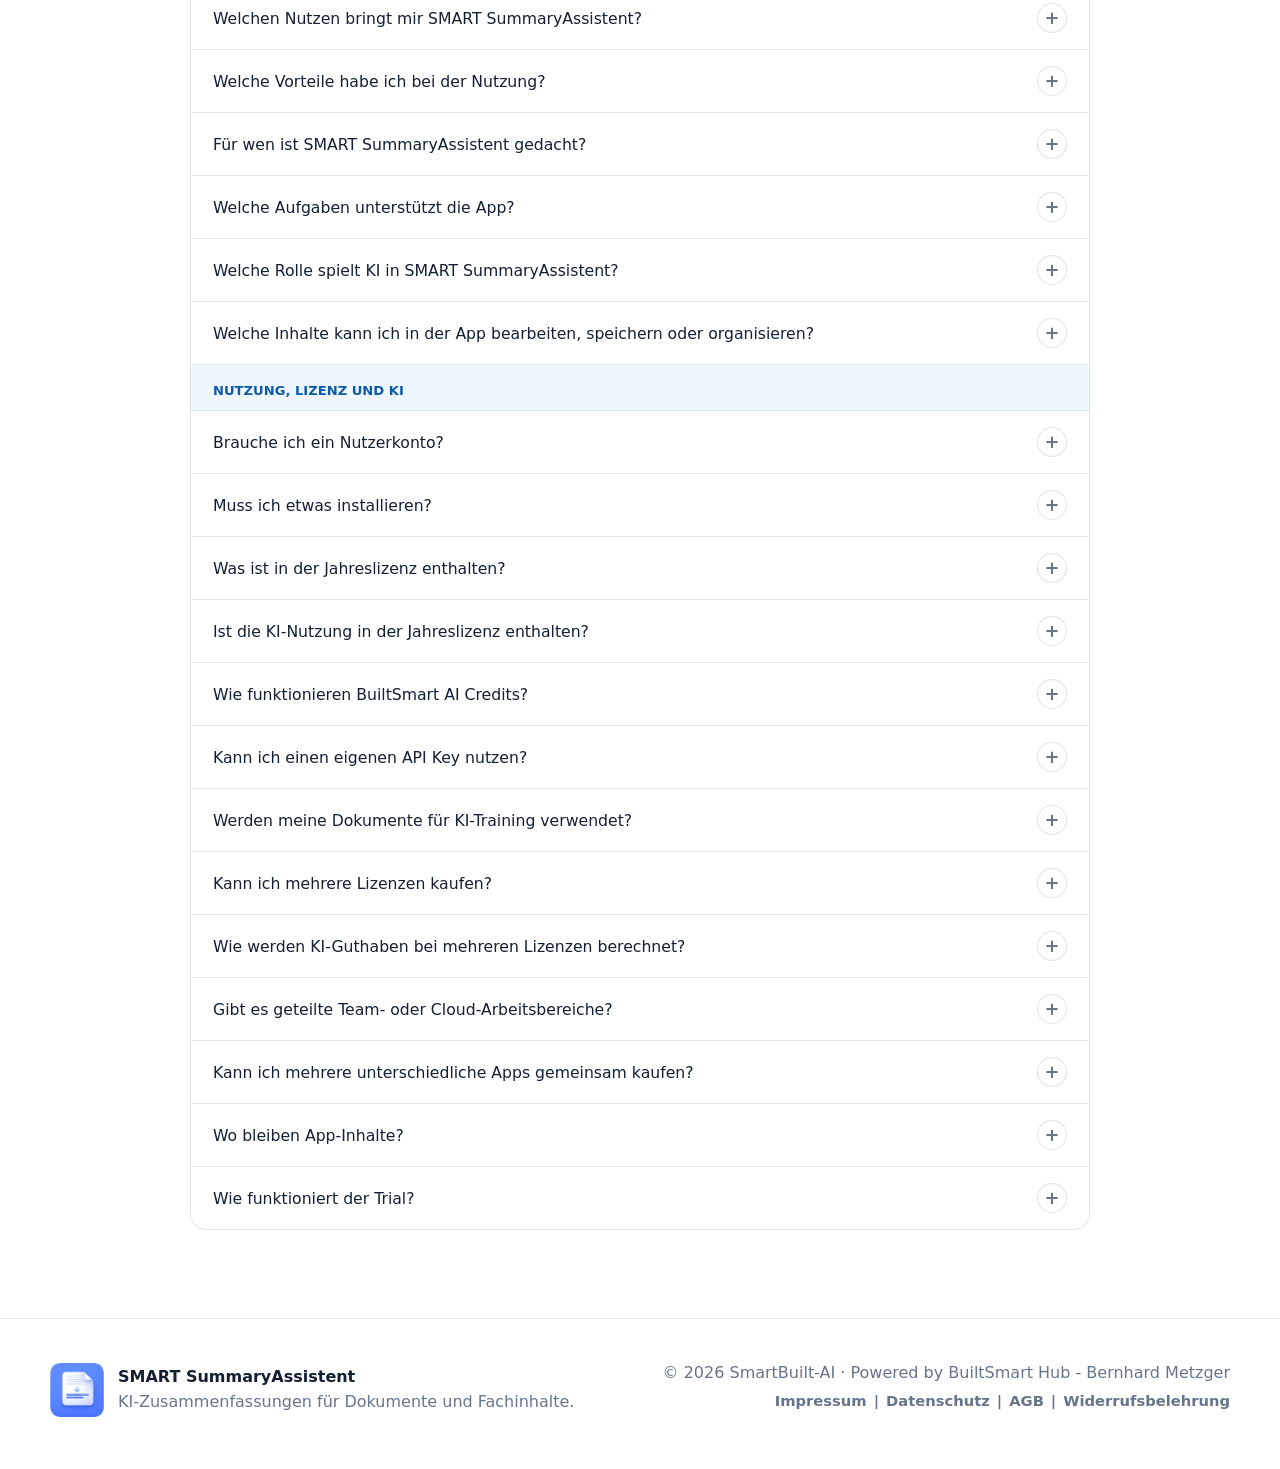
<file: summary/index.html>
<!DOCTYPE html>
<html lang="de">
<head>
  <meta charset="UTF-8">
  <base href="./">
  <meta name="viewport" content="width=device-width, initial-scale=1.0">
  <title>SMART SummaryAssistent | KI-Zusammenfassungen fuer Dokumente</title>
  <meta name="description" content="SMART SummaryAssistent verdichtet lange Dokumente, Berichte, E-Mails und Fachtexte zu klaren KI-Zusammenfassungen und Entscheidungsgrundlagen.">
  <link rel="canonical" href="https://www.builtsmart-ai.app/summary/">
  <meta name="twitter:image:alt" content="SMART SummaryAssistent Landingpage mit Dokumentenworkflow und Zusammenfassungsansicht">
  <meta property="og:image:alt" content="SMART SummaryAssistent Landingpage mit Dokumentenworkflow und Zusammenfassungsansicht">
  <meta name="robots" content="index, follow, max-image-preview:large">
  <meta property="og:title" content="SMART SummaryAssistent | KI-Zusammenfassungen fuer Dokumente">
  <meta property="og:description" content="SMART SummaryAssistent verdichtet lange Dokumente, Berichte, E-Mails und Fachtexte zu klaren KI-Zusammenfassungen und Entscheidungsgrundlagen.">
  <meta property="og:type" content="website">
  <meta property="og:url" content="https://www.builtsmart-ai.app/summary/">
  <meta property="og:image" content="https://www.builtsmart-ai.app/summary/landing-hero-shot.png">
  <meta property="og:site_name" content="BuiltSmart AI">
  <meta name="twitter:card" content="summary_large_image">
  <meta name="twitter:title" content="SMART SummaryAssistent | KI-Zusammenfassungen fuer Dokumente">
  <meta name="twitter:description" content="SMART SummaryAssistent verdichtet lange Dokumente, Berichte, E-Mails und Fachtexte zu klaren KI-Zusammenfassungen und Entscheidungsgrundlagen.">
  <meta name="twitter:image" content="https://www.builtsmart-ai.app/summary/landing-hero-shot.png">
  <script type="application/ld+json">
    {
      "@context": "https://schema.org",
      "@graph": [
        {
          "@type": "Organization",
          "@id": "https://www.built-smart-hub.com/#organization",
          "name": "SmartBuilt-AI",
          "url": "https://www.built-smart-hub.com/",
          "founder": {
            "@type": "Person",
            "name": "Bernhard Metzger"
          }
        },
        {
          "@type": "SoftwareApplication",
          "@id": "https://www.builtsmart-ai.app/summary/#software",
          "name": "SMART SummaryAssistent",
          "applicationCategory": "BusinessApplication",
          "applicationSubCategory": "KI-Zusammenfassungssoftware",
          "operatingSystem": "Windows, macOS",
          "url": "https://www.builtsmart-ai.app/summary/",
          "image": "https://www.builtsmart-ai.app/summary/landing-hero-shot.png",
          "description": "SMART SummaryAssistent ist eine browserbasierte KI-App für professionelle Dokumentenzusammenfassungen, Entscheidungsgrundlagen und strukturierte Arbeitsabläufe. Die App läuft in modernen Browsern auf Windows, macOS und anderen Systemen.",
          "audience": {
            "@type": "Audience",
            "audienceType": "Selbstständige, Beratung, Management, Projektarbeit, Verwaltung, Fachabteilungen, Office und Wissensarbeit"
          },
          "featureList": [
            "Strukturierte KI-Zusammenfassungen aus Dokumenten und Fachtexten",
            "Geführter Arbeitsablauf statt allgemeinem Chat",
            "Steuerung nach Länge, Sprache, Zielgruppe, Fokus, Ton und Ausgabeformat",
            "Vorlagen für Management, Projektstatus, Risiken und Entscheidungen",
            "Profile, Verlauf und Einstellungen im lokalen Browser-Speicher",
            "Export, Import und Druck"
          ],
          "softwareRequirements": "Moderner Browser, Nutzerkonto mit Magic Link und KI-Zugang über BuiltSmart AI Credits oder eigenen Anthropic API Key.",
          "offers": {
            "@type": "Offer",
            "url": "https://www.builtsmart-ai.app/summary/",
            "price": "99.00",
            "priceCurrency": "EUR",
            "availability": "https://schema.org/InStock",
            "priceSpecification": {
              "@type": "UnitPriceSpecification",
              "price": "99.00",
              "priceCurrency": "EUR",
              "billingDuration": "P1Y",
              "valueAddedTaxIncluded": false
            },
            "description": "Jahreslizenz mit 12 Monaten Laufzeit, automatischer Verlängerung um weitere 12 Monate, Kündigungsfrist 1 Monat vor Ablauf, zzgl. 19 % MwSt. Pro Lizenz ein persönlicher Nutzerzugriff."
          },
          "additionalProperty": [
            {
              "@type": "PropertyValue",
              "name": "Nutzungsmodell",
              "value": "Einzelplatzanwendung mit persönlichem Nutzerzugriff"
            },
            {
              "@type": "PropertyValue",
              "name": "Speicherlogik",
              "value": "Lokale Speicherung auf dem Gerät bzw. im lokalen Browser-Speicher; keine automatische zentrale Cloud-Datenbank und keine automatische Synchronisierung zwischen Nutzern"
            },
            {
              "@type": "PropertyValue",
              "name": "Testphase",
              "value": "3 Tage kostenlos testen mit vollem App-Zugriff und 1.000 app-spezifischen BuiltSmart AI Test-Credits beim Start des Trials"
            },
            {
              "@type": "PropertyValue",
              "name": "Export und Import",
              "value": "JSON-Export und JSON-Import"
            },
            {
              "@type": "PropertyValue",
              "name": "App-Key",
              "value": "smart_summary_assistant"
            }
          ],
          "provider": {
            "@id": "https://www.built-smart-hub.com/#organization"
          }
        },
        {
          "@type": "Product",
          "@id": "https://www.builtsmart-ai.app/summary/#product",
          "name": "SMART SummaryAssistent Jahreslizenz",
          "description": "Jahreslizenz für SMART SummaryAssistent, eine browserbasierte Einzelplatzanwendung für strukturierte KI-Zusammenfassungen im Browser.",
          "brand": {
            "@type": "Brand",
            "name": "SmartBuilt-AI"
          },
          "offers": {
            "@type": "Offer",
            "url": "https://www.builtsmart-ai.app/summary/",
            "price": "99.00",
            "priceCurrency": "EUR",
            "priceValidUntil": "2026-12-31",
            "availability": "https://schema.org/InStock"
          }
        },
        {
          "@type": "FAQPage",
          "@id": "https://www.builtsmart-ai.app/summary/#faq-schema",
          "mainEntity": [
            {
              "@type": "Question",
              "name": "Welchen Nutzen bringt mir SMART SummaryAssistent?",
              "acceptedAnswer": {
                "@type": "Answer",
                "text": "SMART SummaryAssistent macht aus langen Dokumenten, Berichten, E-Mails und Fachtexten klare Zusammenfassungen, belastbare Entscheidungsgrundlagen und sofort nutzbare Arbeitsergebnisse. Die App führt dich durch den Ablauf, sodass du nicht jedes Mal eigene Prompts formulieren musst."
              }
            },
            {
              "@type": "Question",
              "name": "Welche Vorteile habe ich bei der Nutzung?",
              "acceptedAnswer": {
                "@type": "Answer",
                "text": "Du arbeitest geführt statt frei zu prompten: Vorlage, Zielgruppe, Fokus, Ton, Länge und Ausgabeformat werden bewusst eingestellt. Dadurch entstehen konsistentere Ergebnisse, weniger manuelle Nacharbeit und wiederverwendbare Profile für ähnliche Aufgaben."
              }
            },
            {
              "@type": "Question",
              "name": "Für wen ist SMART SummaryAssistent gedacht?",
              "acceptedAnswer": {
                "@type": "Answer",
                "text": "Die App richtet sich an Selbstständige, Beratung, Management, Projektarbeit, Verwaltung, Fachabteilungen, Office und Wissensarbeit, wenn regelmäßig längere Dokumente, Berichte, E-Mails oder Fachtexte schnell erfasst und weiterverarbeitet werden müssen."
              }
            },
            {
              "@type": "Question",
              "name": "Welche Aufgaben unterstützt die App?",
              "acceptedAnswer": {
                "@type": "Answer",
                "text": "SMART SummaryAssistent unterstützt Zusammenfassungen, Executive Summaries, Entscheidungsnotizen, Stichpunkte, tabellarische Ausgaben, Risiko- und Projektübersichten sowie das spätere Kopieren, Exportieren oder Drucken der Ergebnisse."
              }
            },
            {
              "@type": "Question",
              "name": "Welche Rolle spielt KI in SMART SummaryAssistent?",
              "acceptedAnswer": {
                "@type": "Answer",
                "text": "KI ist Bestandteil der App-Funktion. Die Nutzung erfolgt über BuiltSmart AI Credits oder optional über einen eigenen Anthropic API Key. Im Trial sind 1.000 app-spezifische BuiltSmart AI Test-Credits enthalten."
              }
            },
            {
              "@type": "Question",
              "name": "Welche Inhalte kann ich in der App bearbeiten, speichern oder organisieren?",
              "acceptedAnswer": {
                "@type": "Answer",
                "text": "Du kannst Quellen, Zusammenfassungseinstellungen, Profile, Verlauf und Arbeitsergebnisse in der jeweiligen App bearbeiten. Soweit Inhalte gespeichert werden, bleiben sie lokal im Browser; Export und Import per JSON helfen bei Sicherung oder Übertragung."
              }
            },
            {
              "@type": "Question",
              "name": "Brauche ich ein Nutzerkonto?",
              "acceptedAnswer": {
                "@type": "Answer",
                "text": "Ja. Für Trial, Kauf, Lizenzprüfung und BuiltSmart AI Credits ist ein Nutzerkonto erforderlich. Der Login erfolgt per Magic Link."
              }
            },
            {
              "@type": "Question",
              "name": "Muss ich etwas installieren?",
              "acceptedAnswer": {
                "@type": "Answer",
                "text": "Nein. Die App läuft browserbasiert in modernen Browsern auf Windows, macOS und anderen Systemen."
              }
            },
            {
              "@type": "Question",
              "name": "Was ist in der Jahreslizenz enthalten?",
              "acceptedAnswer": {
                "@type": "Answer",
                "text": "Die Jahreslizenz enthält den App-Zugang für einen persönlichen Nutzerzugriff. KI-Nutzung wird separat über BuiltSmart AI Credits oder über einen eigenen Anthropic API Key abgerechnet."
              }
            },
            {
              "@type": "Question",
              "name": "Ist die KI-Nutzung in der Jahreslizenz enthalten?",
              "acceptedAnswer": {
                "@type": "Answer",
                "text": "Die Jahreslizenz enthält den App-Zugang. KI-Aktionen werden separat über BuiltSmart AI Credits oder über einen eigenen Anthropic API Key genutzt."
              }
            },
            {
              "@type": "Question",
              "name": "Wie funktionieren BuiltSmart AI Credits?",
              "acceptedAnswer": {
                "@type": "Answer",
                "text": "BuiltSmart AI Credits gehören zum jeweiligen Nutzerkonto und sind appübergreifend innerhalb dieses Nutzerkontos nutzbar. Vor KI-Aktionen zeigt die App den voraussichtlichen Credit-Verbrauch an."
              }
            },
            {
              "@type": "Question",
              "name": "Kann ich einen eigenen API Key nutzen?",
              "acceptedAnswer": {
                "@type": "Answer",
                "text": "Ja. Alternativ zu BuiltSmart AI Credits kann ein eigener Anthropic API Key genutzt werden. Die Abrechnung erfolgt dann direkt über Anthropic. Der Key bleibt lokal in der jeweiligen App und wird nicht an das BuiltSmart Lizenzsystem gesendet."
              }
            },
            {
              "@type": "Question",
              "name": "Werden meine Dokumente für KI-Training verwendet?",
              "acceptedAnswer": {
                "@type": "Answer",
                "text": "Bei Nutzung über die Anthropic API werden deine Inhalte nur zur jeweiligen KI-Anfrage übertragen. Nach Anthropic-Angaben werden Daten aus kommerziellen Produkten wie der Anthropic API nicht zum Training generativer Modelle verwendet, sofern der Kunde nicht ausdrücklich einer Nutzung zur Modellverbesserung zustimmt."
              }
            },
            {
              "@type": "Question",
              "name": "Kann ich mehrere Lizenzen kaufen?",
              "acceptedAnswer": {
                "@type": "Answer",
                "text": "Ja. Mehrere Lizenzen derselben App können im Checkout über die Menge gekauft werden. Jede Lizenz ist für einen getrennten persönlichen Nutzerzugriff vorgesehen."
              }
            },
            {
              "@type": "Question",
              "name": "Wie werden KI-Guthaben bei mehreren Lizenzen berechnet?",
              "acceptedAnswer": {
                "@type": "Answer",
                "text": "Mehrere App-Lizenzen schalten mehrere persönliche Nutzerzugriffe frei. BuiltSmart AI Credits werden separat pro Nutzerkonto geführt. Trial-Credits werden beim Start des Trials dem jeweiligen Nutzerkonto gutgeschrieben. Bezahlte AI-Credits stehen dem Nutzerkonto zur Verfügung, über das sie gekauft wurden."
              }
            },
            {
              "@type": "Question",
              "name": "Gibt es geteilte Team- oder Cloud-Arbeitsbereiche?",
              "acceptedAnswer": {
                "@type": "Answer",
                "text": "Nein. Mehrere Lizenzen bedeuten mehrere getrennte persönliche Nutzerzugriffe. App-Inhalte werden nicht automatisch zwischen Nutzern synchronisiert."
              }
            },
            {
              "@type": "Question",
              "name": "Kann ich mehrere unterschiedliche Apps gemeinsam kaufen?",
              "acceptedAnswer": {
                "@type": "Answer",
                "text": "Nein. Ein Checkout gilt jeweils für eine App. Mehrere Lizenzen derselben App können über die Menge gekauft werden."
              }
            },
            {
              "@type": "Question",
              "name": "Wo bleiben App-Inhalte?",
              "acceptedAnswer": {
                "@type": "Answer",
                "text": "App-Inhalte bleiben in der jeweiligen App lokal im Browser, soweit die App so gebaut ist. Wenn die App eigene Inhalte speichert, wird Export und Import angeboten."
              }
            },
            {
              "@type": "Question",
              "name": "Wie funktioniert der Trial?",
              "acceptedAnswer": {
                "@type": "Answer",
                "text": "Der Trial läuft 3 Tage und bietet vollen App-Zugriff. 1.000 app-spezifische BuiltSmart AI Test-Credits werden beim Start des Trials gutgeschrieben."
              }
            }
          ]
        }
      ]
    }
  </script>
  <link rel="stylesheet" href="landing.css">
</head>
<body>
  <header class="site-header" aria-label="Seitennavigation">
    <a class="brand" href="index.html" aria-label="SMART SummaryAssistent Start">
      <img src="assets/smart-summary-icon.png" alt="" aria-hidden="true">
      <span>SMART SummaryAssistent</span>
    </a>
    <nav class="nav-links" aria-label="Landingpage Navigation">
      <a href="#features">Funktionen</a>
      <a href="#security">Konto</a>
      <a href="#pricing">Lizenz</a>
      <a href="#faq">FAQ</a>
    </nav>
    <a class="nav-cta" href="../index.html#app-warteliste">Jahreslizenz kaufen <span aria-hidden="true">→</span></a>
  </header>

  <main>
    <section class="hero" aria-labelledby="hero-title">
      <div class="hero-media">
        <img src="landing-hero-shot.png" alt="Screenshot der SMART SummaryAssistent Arbeitsoberfläche als Hero-Hintergrund">
      </div>
      <div class="hero-content">
        <p class="eyebrow">Browserbasierte Produktivitäts-App</p>
        <p class="hero-pill">
          <svg viewBox="0 0 24 24" aria-hidden="true"><path d="M12 3.5 13.9 9l5.6 1.9-5.6 1.9L12 18.5l-1.9-5.7-5.6-1.9L10.1 9 12 3.5Z"></path><path d="M18 16.5v4"></path><path d="M16 18.5h4"></path></svg>
          Strukturierte KI-Zusammenfassungen aus Dokumenten und Fachtexten
        </p>
        <h1 id="hero-title">SMART SummaryAssistent</h1>
        <p class="hero-copy">Mache aus langen Dokumenten klare Zusammenfassungen, belastbare Entscheidungsgrundlagen und sofort nutzbare Arbeitsergebnisse. Geführt statt allgemein chatten: Vorlage wählen, Parameter setzen, Quelle einfügen und Ergebnis nutzen.</p>
        <div class="hero-actions" aria-label="Hauptaktionen">
          <a class="primary-button" href="../index.html#app-warteliste">Jahreslizenz kaufen <span aria-hidden="true">→</span></a>
          <a class="secondary-button" href="../index.html#app-warteliste">3 Tage kostenlos testen <span aria-hidden="true">→</span></a>
        </div>
        <dl class="hero-metrics" aria-label="Produktvorteile">
          <div><dt>Geführt statt Chat</dt><dd>Vorlage, Zielgruppe, Fokus, Ton und Ausgabeformat bewusst steuern.</dd></div>
          <div><dt>1.000 Test-Credits</dt><dd>In der Testphase kostenlos mit BuiltSmart AI Credits starten.</dd></div>
          <div><dt>Browser-Speicherung</dt><dd>Profile, Verlauf und Ergebnisse lokal sichern, exportieren und importieren.</dd></div>
        </dl>
      </div>
    </section>

    <section class="section intro-section" aria-labelledby="intro-title">
      <div class="section-heading split-heading">
        <div>
          <p class="eyebrow dark">Problem und Nutzen</p>
        <h2 id="intro-title">Aus umfangreichen Quellen wird eine strukturierte Arbeitsgrundlage.</h2>
        </div>
        <div class="section-lead">
          <p>Wenn Dokumente, Berichte oder E-Mail-Verläufe zu lang werden, fehlt oft der schnelle Blick auf Relevanz, Risiken und nächste Schritte.</p>
          <p>SMART SummaryAssistent verdichtet diese Inhalte für typische Arbeitssituationen: verständlich, steuerbar und direkt weiterverwendbar, ohne jedes Mal eigene Prompts formulieren zu müssen.</p>
        </div>
      </div>
      <div class="use-case-grid" aria-label="Typische Einsatzbereiche">
        <article>
          <h3>Management</h3>
          <p>Schnelle Lagebilder, Executive Summaries und klare Grundlagen für Entscheidungen.</p>
        </article>
        <article>
          <h3>Projektberichte</h3>
          <p>Status, Fortschritt, Risiken, offene Punkte und konkrete nächste Schritte.</p>
        </article>
        <article>
          <h3>Risikoanalysen</h3>
          <p>Ursachen, Auswirkungen, Maßnahmen und strukturierte Risikobewertungen.</p>
        </article>
        <article>
          <h3>Entscheidung vorbereiten</h3>
          <p>Klare Optionen, Empfehlungen und nachvollziehbare Entscheidungsnotizen.</p>
        </article>
        <article>
          <h3>Fachtexte & E-Mails</h3>
          <p>Längere fachliche Inhalte, E-Mail-Verläufe und Dokumente schneller erfassen.</p>
        </article>
      </div>
    </section>

    <section class="product-band" aria-labelledby="product-title">
      <div class="product-copy">
        <p class="eyebrow dark">Die App im Einsatz</p>
        <h2 id="product-title">Eine ruhige Oberfläche für wiederkehrende <span class="no-break">Dokumentenarbeit.</span></h2>
        <p>Die App ist auf produktive Arbeit im Webbrowser ausgelegt: Quelle, Einstellungen, Ergebnis, Verlauf, Nutzerzugriff und KI-Status bleiben in einer klaren Oberfläche erreichbar. Sie läuft in modernen Browsern auf Windows, macOS und anderen Systemen.</p>
      </div>
      <figure class="product-shot">
        <img src="landing-product-shot.png" alt="Screenshot der SMART SummaryAssistent Arbeitsoberfläche">
      </figure>
    </section>

    <section class="section workflow-section" id="workflow" aria-labelledby="workflow-title">
      <div class="section-heading narrow">
        <p class="eyebrow dark">Workflow</p>
        <h2 id="workflow-title">Vier Schritte von der Quelle zur verwertbaren Zusammenfassung.</h2>
      </div>
      <ol class="workflow-timeline" aria-label="Workflow Schritte">
        <li><span>01</span><strong>Zugriff</strong></li>
        <li><span>02</span><strong>Quelle</strong></li>
        <li><span>03</span><strong>Steuerung</strong></li>
        <li><span>04</span><strong>Ergebnis</strong></li>
      </ol>
      <div class="workflow-list">
        <article>
          <h3>Zugriff einrichten</h3>
          <p>Per Magic Link anmelden, Trial starten oder Jahreslizenz nutzen.</p>
        </article>
        <article>
          <h3>Quelle erfassen</h3>
          <p>Text einfügen, Datei übernehmen oder ein Beispiel laden.</p>
        </article>
        <article>
          <h3>Zusammenfassung steuern</h3>
          <p>Profil, Zielgruppe, Fokus, Ton, Länge und Format wählen.</p>
        </article>
        <article>
          <h3>Ergebnis nutzen</h3>
          <p>Kopieren, exportieren, drucken oder später im Browser erneut öffnen.</p>
        </article>
      </div>
    </section>

    <section class="section audience-section" id="audience" aria-labelledby="audience-title">
      <div class="section-heading">
        <p class="eyebrow dark">Zielgruppe</p>
        <h2 id="audience-title">Für alle, die komplexe Inhalte regelmäßig verdichten und weiterverwenden müssen.</h2>
      </div>
      <div class="audience-grid">
        <article>
          <span class="audience-kicker">01</span>
          <h3>Management & Entscheider</h3>
          <p>Für Executive Summaries, Entscheidungsvorlagen, Projektstatus und schnelle Lagebilder aus langen Quellen.</p>
        </article>
        <article>
          <span class="audience-kicker">02</span>
          <h3>Projekt- & Fachteams</h3>
          <p>Für Protokolle, Berichte, Spezifikationen, Risiken, offene Punkte und konkrete nächste Schritte.</p>
        </article>
        <article>
          <span class="audience-kicker">03</span>
          <h3>Beratung & Office</h3>
          <p>Für Kundenunterlagen, E-Mails, Fachinformationen und wiederkehrende Zusammenfassungsaufgaben.</p>
        </article>
        <article>
          <span class="audience-kicker">04</span>
          <h3>Wissensarbeit</h3>
          <p>Für Menschen, die Recherche, Dokumentenarbeit und Informationsauswertung ruhiger strukturieren möchten.</p>
        </article>
      </div>
    </section>

    <section class="section feature-section" id="features" aria-labelledby="features-title">
      <div class="section-heading">
        <p class="eyebrow dark">Funktionen</p>
        <h2 id="features-title">Alles Wichtige für strukturierte<br>KI-Zusammenfassungen.</h2>
      </div>
      <div class="feature-grid">
        <article>
          <h3>Mehrere Ausgabeformen</h3>
          <p><strong>Fließtext</strong>, Stichpunkte, Executive Summary, Entscheidungsnotiz oder Tabelle je nach Ziel.</p>
        </article>
        <article>
          <h3>Geführt statt Chat</h3>
          <p><strong>Vorlage</strong>, Zielgruppe, Ton, Fokus und Ausgabeformat einstellen, statt eigene Prompts zu bauen.</p>
        </article>
        <article>
          <h3>Profile speichern</h3>
          <p>Häufig genutzte Parameterkombinationen <strong>im Browser sichern</strong> und wieder anwenden.</p>
        </article>
        <article>
          <h3>Quellenanalyse</h3>
          <p><strong>Zeichen</strong>, Token-Schätzung, Absätze, Sprache und Struktur helfen bei der Einschätzung.</p>
        </article>
        <article>
          <h3>Verlauf im Browser</h3>
          <p>Die letzten Zusammenfassungen können <strong>gespeichert</strong> und später erneut geladen werden.</p>
        </article>
        <article>
          <h3>Export, Import & Druck</h3>
          <p>Ergebnisse und Arbeitsdaten <strong>exportieren</strong>, übertragen und als PDF drucken.</p>
        </article>
      </div>
    </section>

    <section class="section security-section" id="security" aria-labelledby="security-title">
      <div class="security-copy">
        <p class="eyebrow dark">Datenschutz & Kontrolle</p>
        <h2 id="security-title">Persönlicher Zugriff,<br>Browser-Speicherung,<br>Export und Import.</h2>
        <p>SMART SummaryAssistent läuft browserbasiert in modernen Browsern auf Windows, macOS und anderen Systemen. Für Trial, Kauf, Lizenzprüfung und BuiltSmart AI Credits ist ein Nutzerkonto mit Magic Link erforderlich. Lokale Inhalte, App-Lizenz und KI-Nutzung bleiben getrennt: Deine Inhalte können im Browser gespeichert werden; eine automatische Synchronisierung zwischen Nutzern ist nicht vorgesehen. Über Export und Import kannst du deine Daten sichern oder übertragen.</p>
      </div>
      <div class="security-list" aria-label="Sicherheitsmerkmale">
        <div><strong>Browserbasierte Nutzung</strong><span>Die App läuft in modernen Browsern auf Windows, macOS und anderen Systemen.</span></div>
        <div><strong>Magic Link Login</strong><span>Trial, Kauf, Lizenzprüfung und BuiltSmart AI Credits laufen über ein persönliches Nutzerkonto.</span></div>
        <div><strong>Flexibler KI-Zugang</strong><span>KI-Aktionen nutzen BuiltSmart AI Credits oder optional einen eigenen Anthropic API Key.</span></div>
      </div>
    </section>

    <section class="section pricing-section" id="pricing" aria-labelledby="pricing-title">
      <div class="pricing-copy">
        <p class="eyebrow dark">Lizenzmodell</p>
        <h2 id="pricing-title">Eine professionelle Jahreslizenz für produktive Dokumentenarbeit.</h2>
        <p>Für Anwender, die Dokumente, Berichte und Fachtexte regelmäßig mit KI verdichten und dabei Browser-Speicherung, Export und Import sauber nutzen möchten.</p>
        <p>Jahreslizenz für 99 EUR netto pro App und Jahr. Pro Lizenz ist ein persönlicher Nutzerzugriff vorgesehen; mehrere Lizenzen derselben App können über die Menge im Checkout gekauft werden.</p>
      </div>
      <article class="price-card" aria-label="Professional Jahreslizenz">
        <div class="price-card-top">
          <div>
            <span class="panel-label">Professional</span>
            <h3>Jahreslizenz</h3>
          </div>
          <span class="price-seal" aria-hidden="true">
            <svg viewBox="0 0 24 24"><path d="M12 2.8 14 5l3-.4 1.1 2.8 2.7 1.3-1.1 2.8 1.1 2.8-2.7 1.3-1.1 2.8-3-.4-2 2.2-2-2.2-3 .4-1.1-2.8-2.7-1.3 1.1-2.8-1.1-2.8 2.7-1.3L7 4.6l3 .4 2-2.2Z"></path><path d="m8.8 12 2.1 2.1 4.4-4.5"></path></svg>
          </span>
        </div>
        <div class="price-line">
          <strong>99 €</strong>
          <span>pro Jahr zzgl. 19% MwSt.</span>
        </div>
        <div class="tax-note">
          <span>117,81 € inkl. MwSt.</span>
          <span>Entspricht 8,25 € netto / 9,82 € brutto pro Monat</span>
        </div>
        <div class="price-chips" aria-label="Lizenz-Kurzinfos">
          <span>12 Monate Laufzeit</span>
          <span>3 Tage<br>kostenlos testen</span>
          <span>1 Nutzerzugriff</span>
        </div>
        <dl class="price-details">
          <div><dt>Verlängerung</dt><dd>Automatisch um 12 Monate</dd></div>
          <div><dt>Kündigung</dt><dd>1 Monat vor Ablauf</dd></div>
          <div><dt>Zahlung</dt><dd>Sichere Online-Zahlung</dd></div>
        </dl>
        <p class="price-key-note"><strong>KI-Nutzung</strong><span>BuiltSmart AI Credits oder eigener Anthropic API Key.<br>In der Testphase 1.000 Credits kostenlos.</span></p>
        <a class="price-button" href="../index.html#app-warteliste">Jahreslizenz kaufen</a>
        <p class="price-footnote">Jahreslizenz | Magic Link | persönlicher Nutzerzugriff</p>
      </article>
    </section>

    <section class="section faq-section" id="faq" aria-labelledby="faq-title">
      <div class="section-heading narrow">
        <p class="eyebrow dark">FAQ</p>
        <h2 id="faq-title">Kurz beantwortet.</h2>
      </div>
      <div class="faq-list">
        <h3 class="faq-group-title">Zur App</h3>
        <details>
          <summary>Welchen Nutzen bringt mir SMART SummaryAssistent?</summary>
          <p>SMART SummaryAssistent macht aus langen Dokumenten, Berichten, E-Mails und Fachtexten klare Zusammenfassungen, belastbare Entscheidungsgrundlagen und sofort nutzbare Arbeitsergebnisse. Die App führt dich durch den Ablauf, sodass du nicht jedes Mal eigene Prompts formulieren musst.</p>
        </details>
        <details>
          <summary>Welche Vorteile habe ich bei der Nutzung?</summary>
          <p>Du arbeitest geführt statt frei zu prompten: Vorlage, Zielgruppe, Fokus, Ton, Länge und Ausgabeformat werden bewusst eingestellt. Dadurch entstehen konsistentere Ergebnisse, weniger manuelle Nacharbeit und wiederverwendbare Profile für ähnliche Aufgaben.</p>
        </details>
        <details>
          <summary>Für wen ist SMART SummaryAssistent gedacht?</summary>
          <p>Die App richtet sich an Selbstständige, Beratung, Management, Projektarbeit, Verwaltung, Fachabteilungen, Office und Wissensarbeit, wenn regelmäßig längere Dokumente, Berichte, E-Mails oder Fachtexte schnell erfasst und weiterverarbeitet werden müssen.</p>
        </details>
        <details>
          <summary>Welche Aufgaben unterstützt die App?</summary>
          <p>SMART SummaryAssistent unterstützt Zusammenfassungen, Executive Summaries, Entscheidungsnotizen, Stichpunkte, tabellarische Ausgaben, Risiko- und Projektübersichten sowie das spätere Kopieren, Exportieren oder Drucken der Ergebnisse.</p>
        </details>
        <details>
          <summary>Welche Rolle spielt KI in SMART SummaryAssistent?</summary>
          <p>KI ist Bestandteil der App-Funktion. Die Nutzung erfolgt über BuiltSmart AI Credits oder optional über einen eigenen Anthropic API Key. Im Trial sind 1.000 app-spezifische BuiltSmart AI Test-Credits enthalten.</p>
        </details>
        <details>
          <summary>Welche Inhalte kann ich in der App bearbeiten, speichern oder organisieren?</summary>
          <p>Du kannst Quellen, Zusammenfassungseinstellungen, Profile, Verlauf und Arbeitsergebnisse in der jeweiligen App bearbeiten. Soweit Inhalte gespeichert werden, bleiben sie lokal im Browser; Export und Import per JSON helfen bei Sicherung oder Übertragung.</p>
        </details>
        <h3 class="faq-group-title">Nutzung, Lizenz und KI</h3>
        <details>
          <summary>Brauche ich ein Nutzerkonto?</summary>
          <p>Ja. Für Trial, Kauf, Lizenzprüfung und BuiltSmart AI Credits ist ein Nutzerkonto erforderlich. Der Login erfolgt per Magic Link.</p>
        </details>
        <details>
          <summary>Muss ich etwas installieren?</summary>
          <p>Nein. Die App läuft browserbasiert in modernen Browsern auf Windows, macOS und anderen Systemen.</p>
        </details>
        <details>
          <summary>Was ist in der Jahreslizenz enthalten?</summary>
          <p>Die Jahreslizenz enthält den App-Zugang für einen persönlichen Nutzerzugriff. KI-Nutzung wird separat über BuiltSmart AI Credits oder über einen eigenen Anthropic API Key abgerechnet.</p>
        </details>
        <details>
          <summary>Ist die KI-Nutzung in der Jahreslizenz enthalten?</summary>
          <p>Die Jahreslizenz enthält den App-Zugang. KI-Aktionen werden separat über BuiltSmart AI Credits oder über einen eigenen Anthropic API Key genutzt.</p>
        </details>
        <details>
          <summary>Wie funktionieren BuiltSmart AI Credits?</summary>
          <p>BuiltSmart AI Credits gehören zum jeweiligen Nutzerkonto und sind appübergreifend innerhalb dieses Nutzerkontos nutzbar. Vor KI-Aktionen zeigt die App den voraussichtlichen Credit-Verbrauch an.</p>
        </details>
        <details>
          <summary>Kann ich einen eigenen API Key nutzen?</summary>
          <p>Ja. Alternativ zu BuiltSmart AI Credits kann ein eigener Anthropic API Key genutzt werden. Die Abrechnung erfolgt dann direkt über Anthropic. Der Key bleibt lokal in der jeweiligen App und wird nicht an das BuiltSmart Lizenzsystem gesendet.</p>
        </details>
        <details>
          <summary>Werden meine Dokumente für KI-Training verwendet?</summary>
          <p>Bei Nutzung über die Anthropic API werden deine Inhalte nur zur jeweiligen KI-Anfrage übertragen. Nach Anthropic-Angaben werden Daten aus kommerziellen Produkten wie der Anthropic API nicht zum Training generativer Modelle verwendet, sofern der Kunde nicht ausdrücklich einer Nutzung zur Modellverbesserung zustimmt.</p>
        </details>
        <details>
          <summary>Kann ich mehrere Lizenzen kaufen?</summary>
          <p>Ja. Mehrere Lizenzen derselben App können im Checkout über die Menge gekauft werden. Jede Lizenz ist für einen getrennten persönlichen Nutzerzugriff vorgesehen.</p>
        </details>
        <details>
          <summary>Wie werden KI-Guthaben bei mehreren Lizenzen berechnet?</summary>
          <p>Mehrere App-Lizenzen schalten mehrere persönliche Nutzerzugriffe frei. BuiltSmart AI Credits werden separat pro Nutzerkonto geführt. Trial-Credits werden beim Start des Trials dem jeweiligen Nutzerkonto gutgeschrieben. Bezahlte AI-Credits stehen dem Nutzerkonto zur Verfügung, über das sie gekauft wurden.</p>
        </details>
        <details>
          <summary>Gibt es geteilte Team- oder Cloud-Arbeitsbereiche?</summary>
          <p>Nein. Mehrere Lizenzen bedeuten mehrere getrennte persönliche Nutzerzugriffe. App-Inhalte werden nicht automatisch zwischen Nutzern synchronisiert.</p>
        </details>
        <details>
          <summary>Kann ich mehrere unterschiedliche Apps gemeinsam kaufen?</summary>
          <p>Nein. Ein Checkout gilt jeweils für eine App. Mehrere Lizenzen derselben App können über die Menge gekauft werden.</p>
        </details>
        <details>
          <summary>Wo bleiben App-Inhalte?</summary>
          <p>App-Inhalte bleiben in der jeweiligen App lokal im Browser, soweit die App so gebaut ist. Wenn die App eigene Inhalte speichert, wird Export und Import angeboten.</p>
        </details>
        <details>
          <summary>Wie funktioniert der Trial?</summary>
          <p>Der Trial läuft 3 Tage und bietet vollen App-Zugriff. 1.000 app-spezifische BuiltSmart AI Test-Credits werden beim Start des Trials gutgeschrieben.</p>
        </details>
      </div>
    </section>
  </main>

  <footer class="site-footer">
    <div class="footer-brand">
      <img src="assets/smart-summary-icon.png" alt="" aria-hidden="true">
      <div>
        <strong>SMART SummaryAssistent</strong>
        <span>KI-Zusammenfassungen für Dokumente und Fachinhalte.</span>
      </div>
    </div>
    <div class="footer-meta">
      <p>© 2026 SmartBuilt-AI · Powered by BuiltSmart Hub - Bernhard Metzger</p>
      <nav class="footer-links" aria-label="Rechtliche Links">
        <a href="https://www.built-smart-hub.com/impressum">Impressum</a>
        <span aria-hidden="true">|</span>
        <a href="https://www.built-smart-hub.com/datenschutz">Datenschutz</a>
        <span aria-hidden="true">|</span>
        <a href="https://www.built-smart-hub.com/agb">AGB</a>
        <span aria-hidden="true">|</span>
        <a href="https://www.built-smart-hub.com/widerrufsbelehrung">Widerrufsbelehrung</a>
      </nav>
    </div>
  </footer>
</body>
</html>
</file>
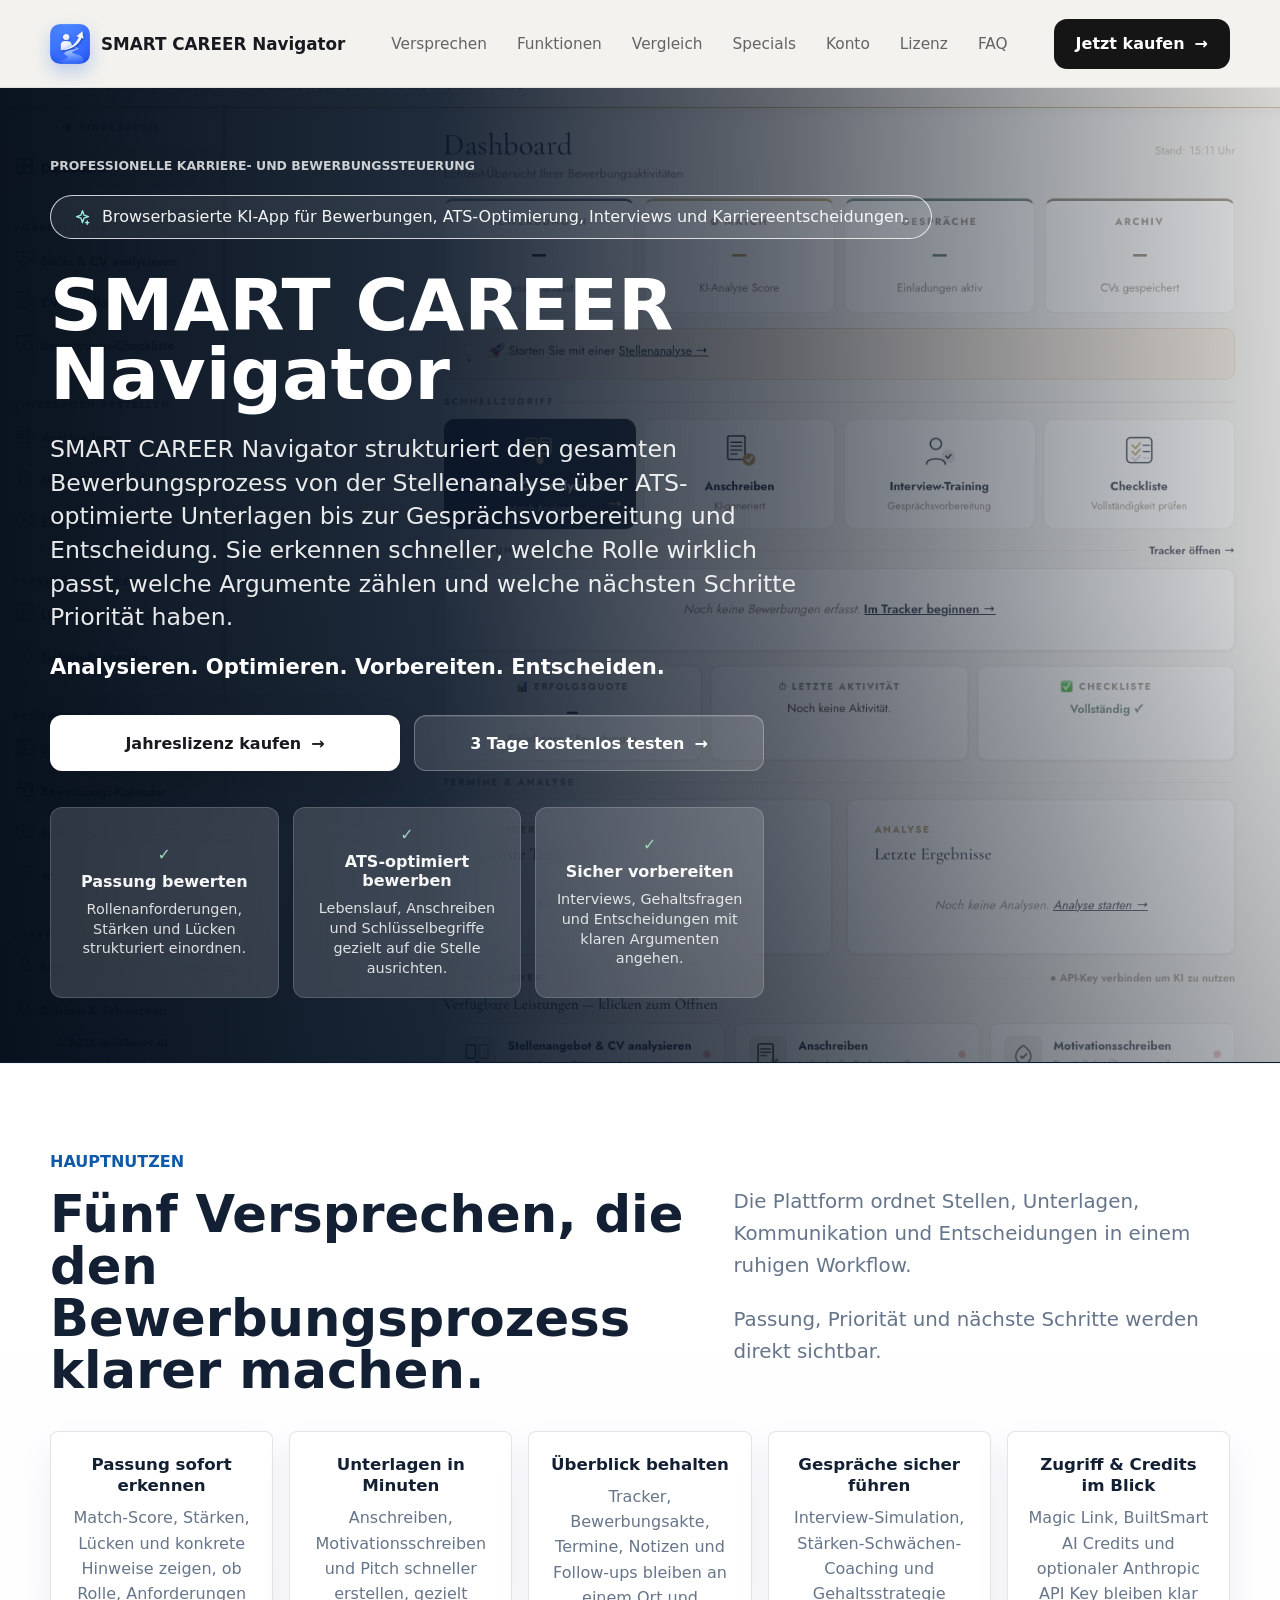
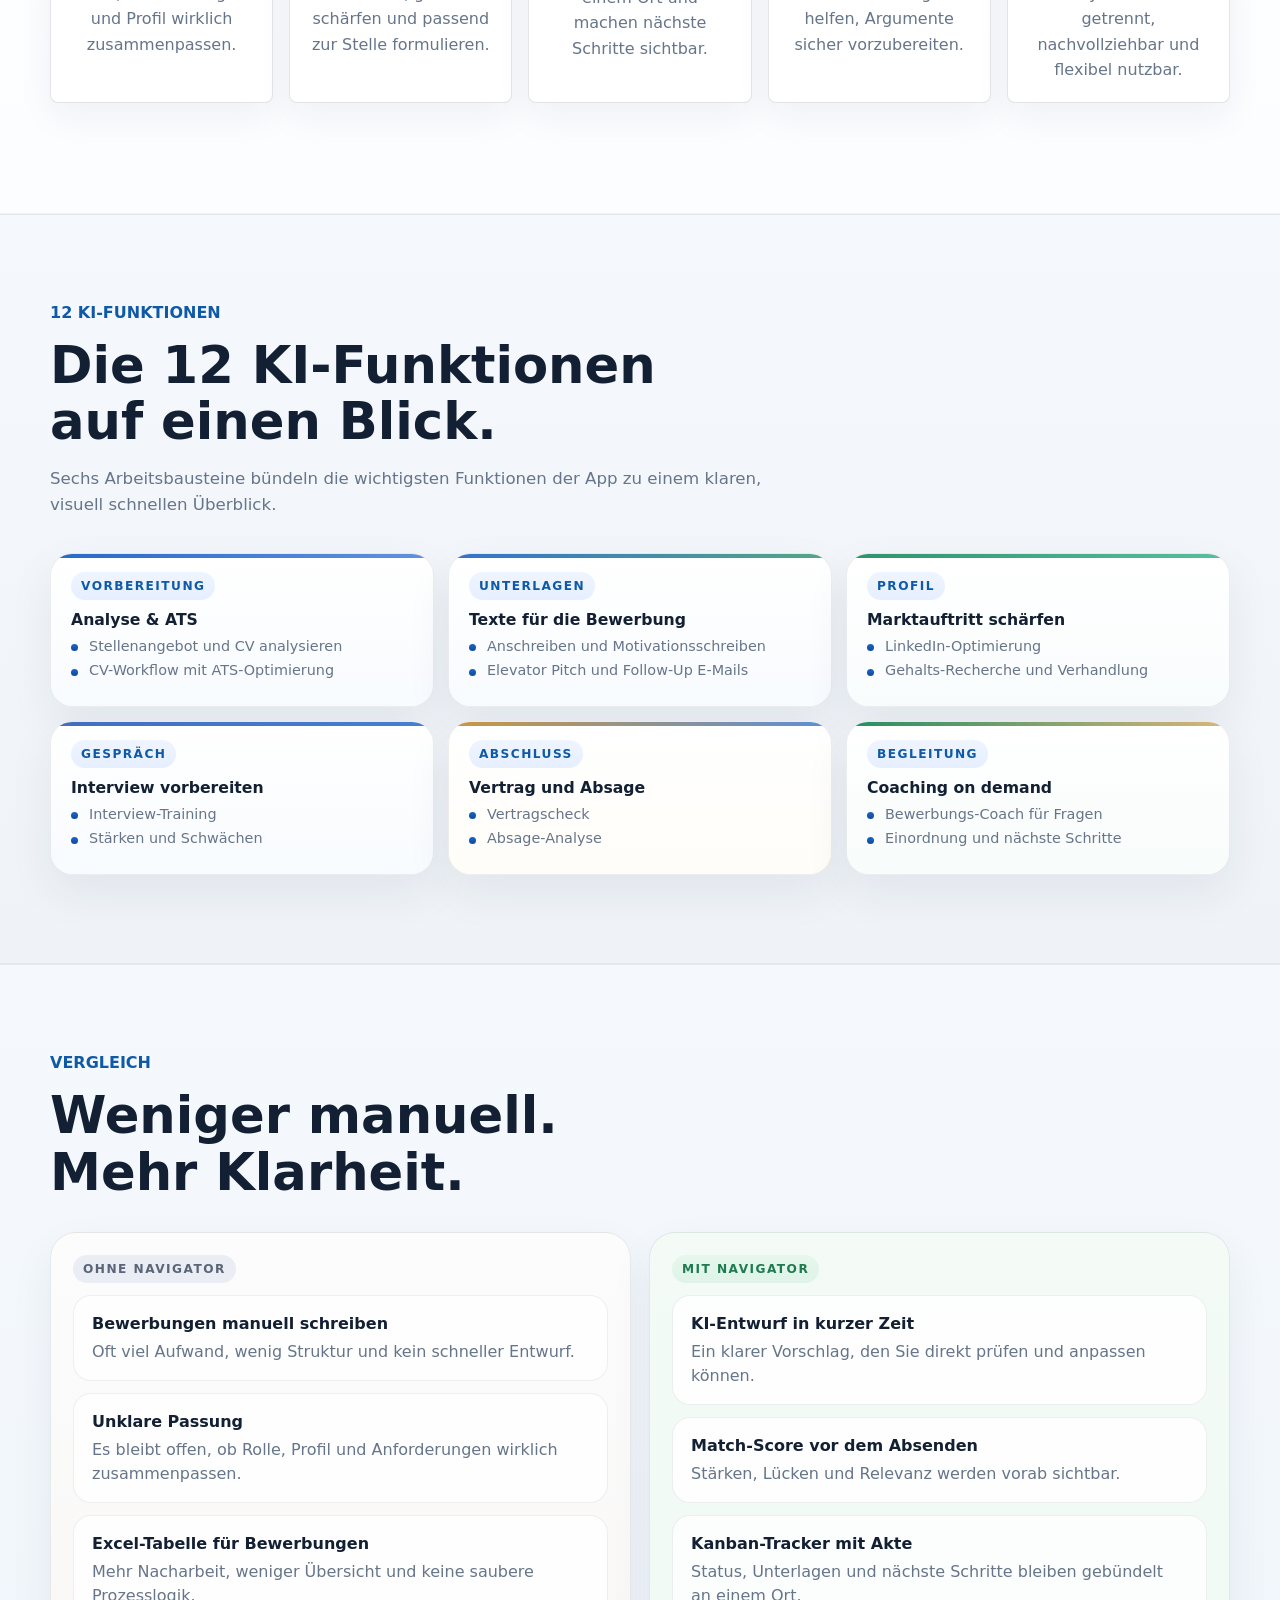
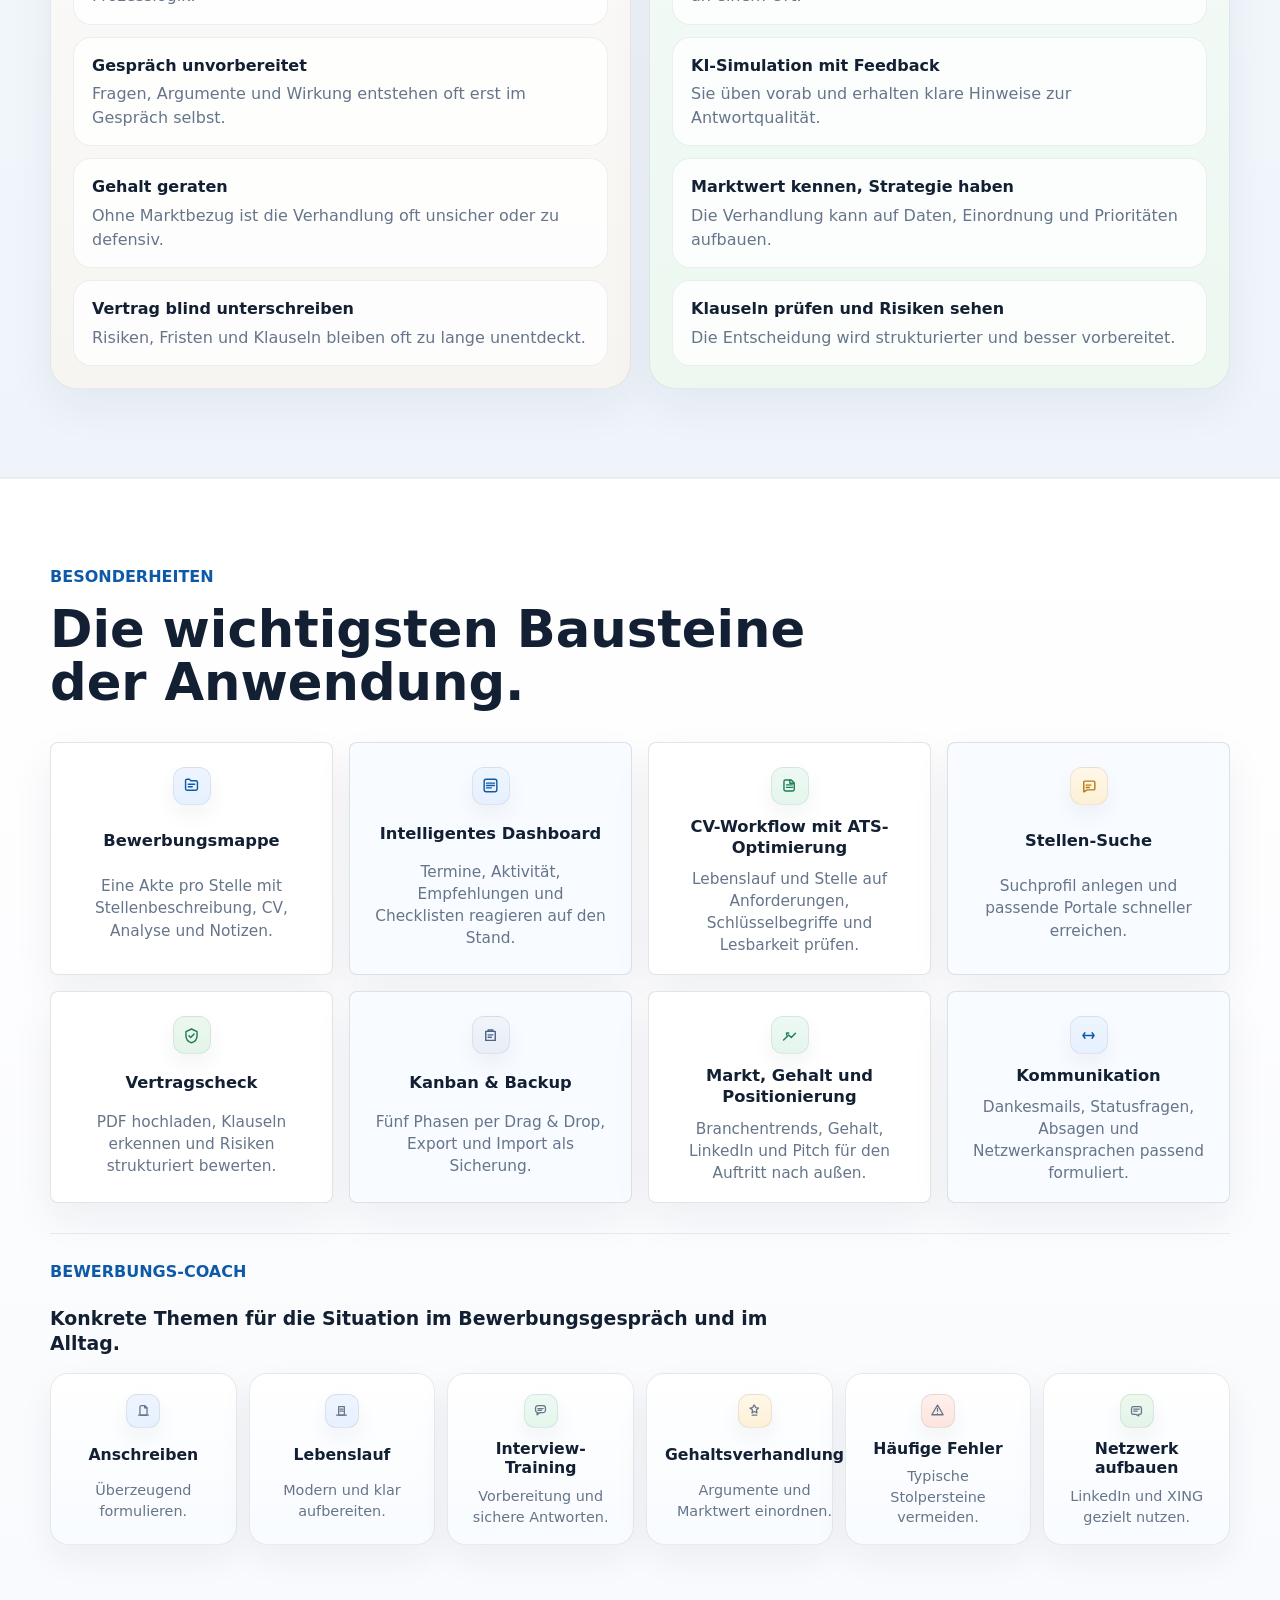
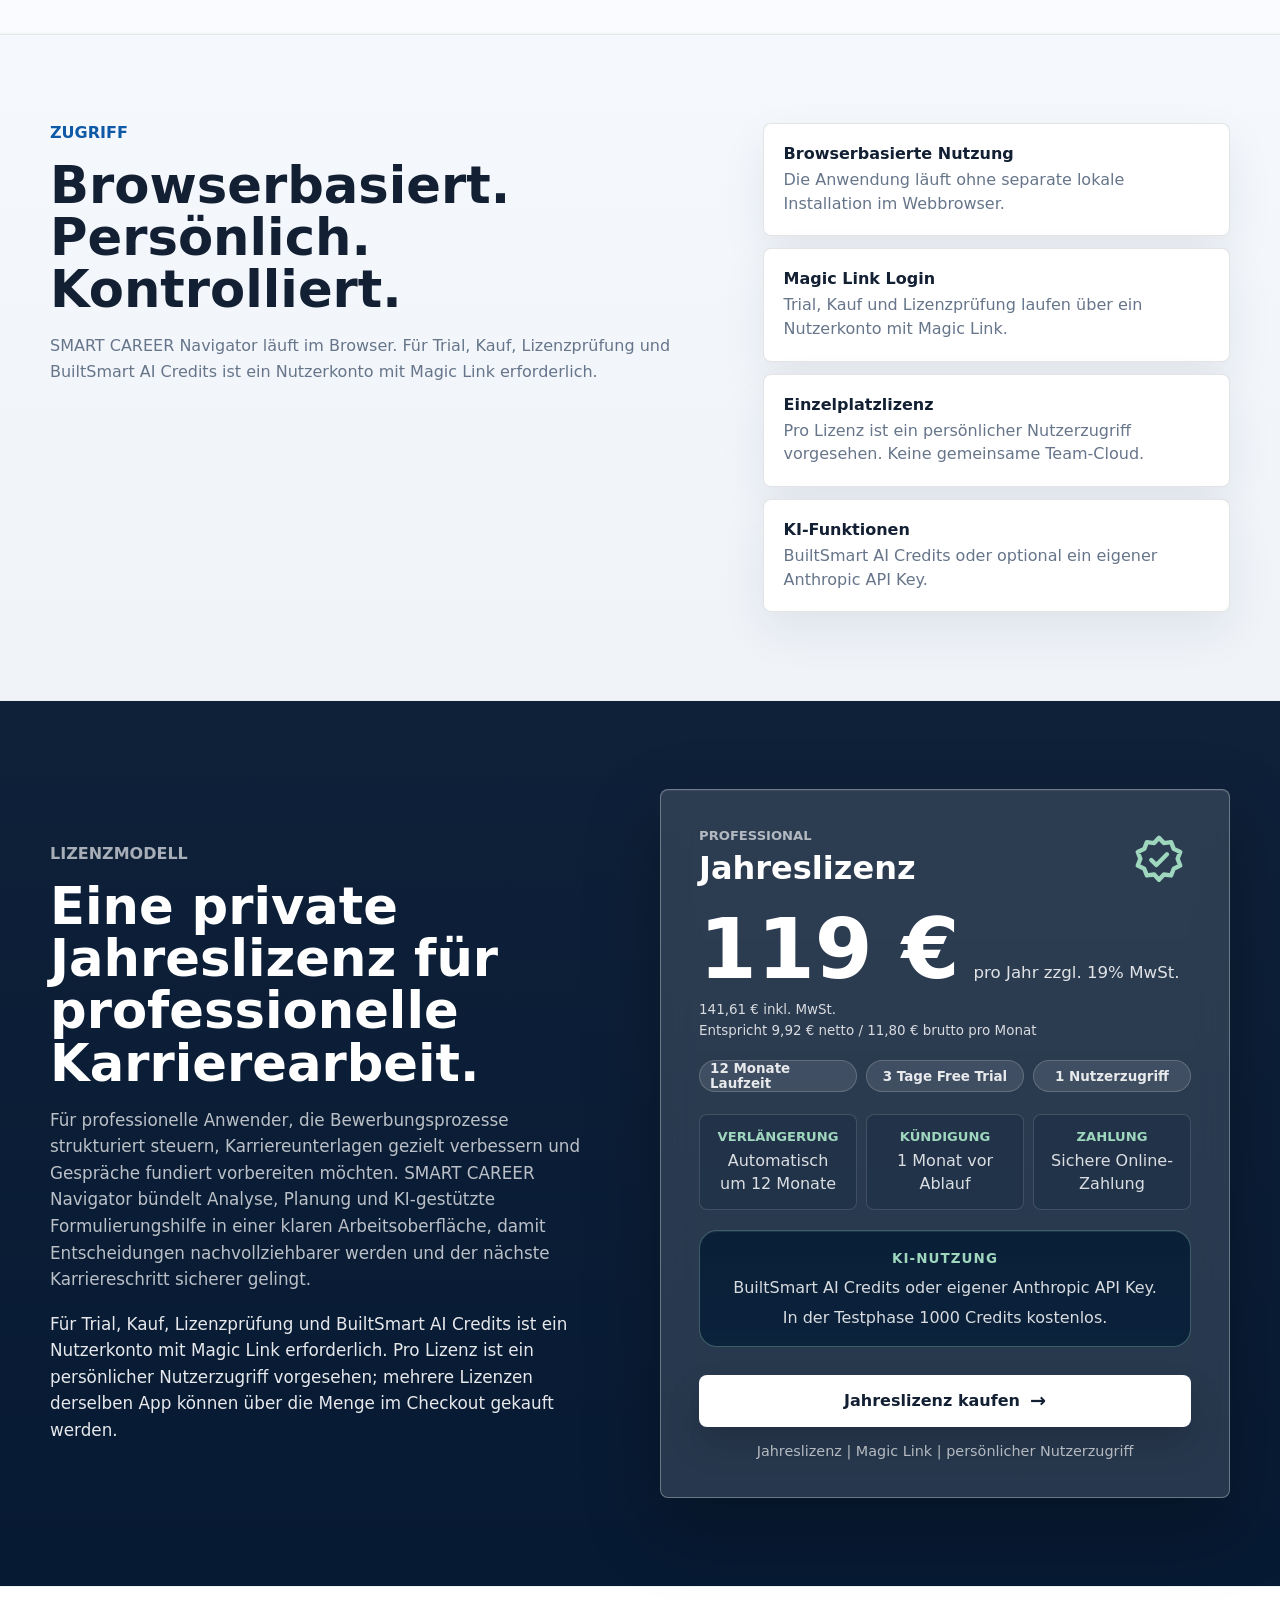
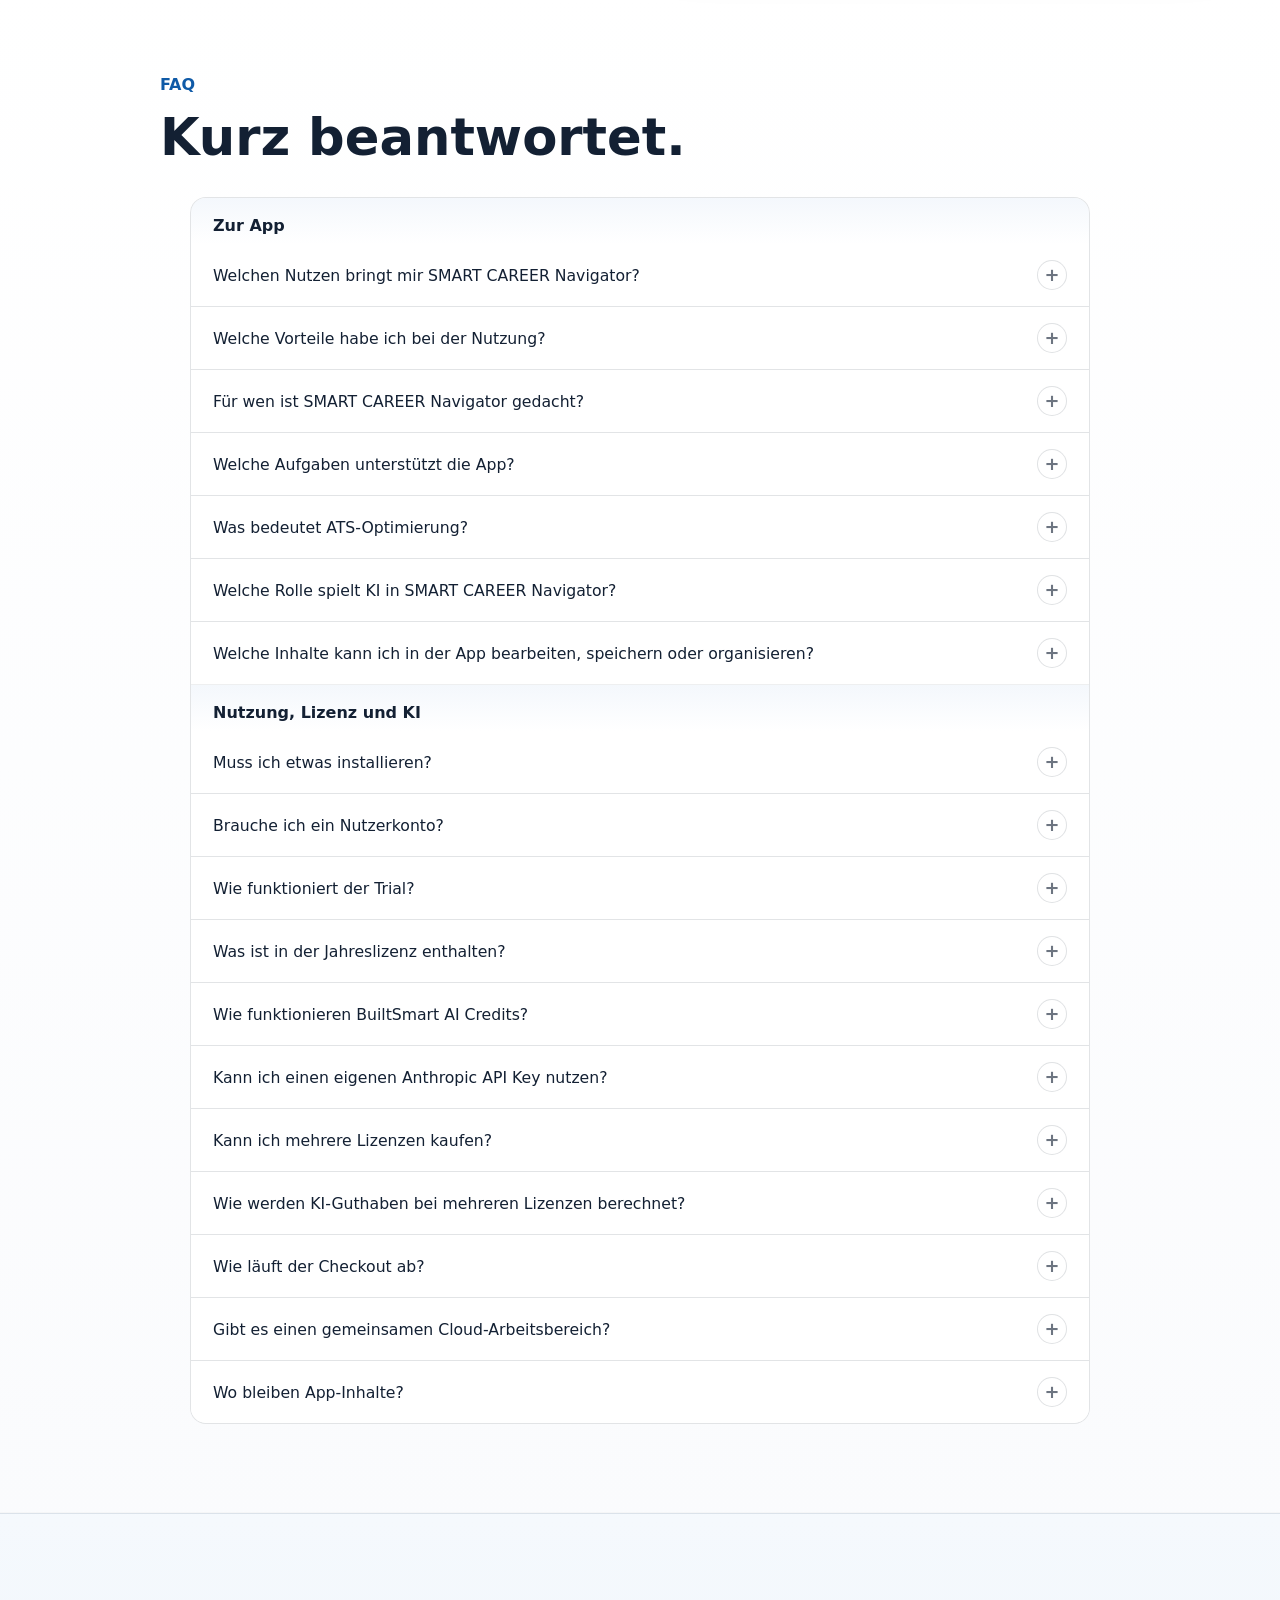
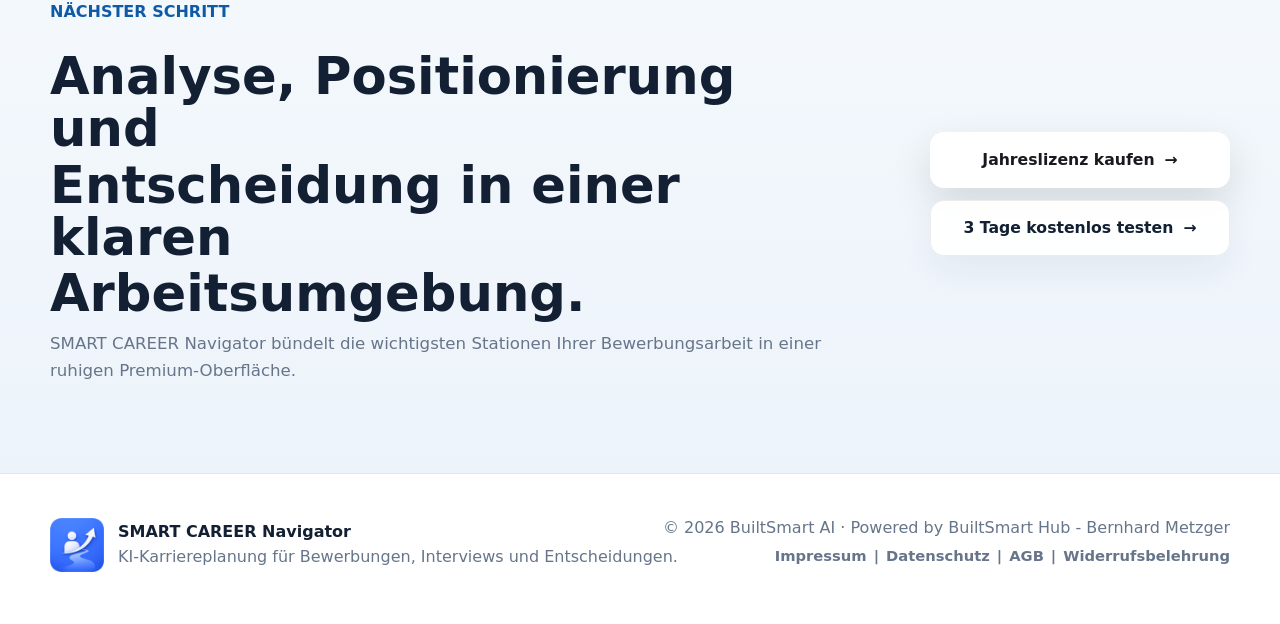
<file: career/SMART-CAREER-Navigator-landing.html>
<!DOCTYPE html>
<html lang="de">
<head>
  <meta charset="UTF-8">
  <base href="/career/">
  <meta name="viewport" content="width=device-width, initial-scale=1.0">
  <title>SMART CAREER Navigator | KI-App fuer Bewerbung und Karriere</title>
  <meta name="description" content="SMART CAREER Navigator unterstuetzt Bewerbungsanalyse, ATS-Optimierung, Interviewvorbereitung, Vertragscheck und Karriereplanung in einer browserbasierten KI-App.">
  <link rel="canonical" href="https://www.builtsmart-ai.app/career/">
  <meta name="robots" content="index, follow, max-image-preview:large">
  <meta property="og:title" content="SMART CAREER Navigator | KI-App fuer Bewerbung und Karriere">
  <meta property="og:description" content="SMART CAREER Navigator unterstuetzt Bewerbungsanalyse, ATS-Optimierung, Interviewvorbereitung, Vertragscheck und Karriereplanung in einer browserbasierten KI-App.">
  <meta property="og:type" content="website">
  <meta property="og:url" content="https://www.builtsmart-ai.app/career/">
  <meta property="og:image" content="https://www.builtsmart-ai.app/career/assets/career-product-shot.png">
  <meta property="og:image:alt" content="SMART CAREER Navigator Oberflaeche fuer Bewerbung, Interview und Karriereplanung">
  <meta property="og:site_name" content="BuiltSmart AI">
  <meta name="twitter:card" content="summary_large_image">
  <meta name="twitter:title" content="SMART CAREER Navigator | KI-App fuer Bewerbung und Karriere">
  <meta name="twitter:description" content="SMART CAREER Navigator unterstuetzt Bewerbungsanalyse, ATS-Optimierung, Interviewvorbereitung, Vertragscheck und Karriereplanung in einer browserbasierten KI-App.">
  <meta name="twitter:image" content="https://www.builtsmart-ai.app/career/assets/career-product-shot.png">
  <meta name="twitter:image:alt" content="SMART CAREER Navigator Oberflaeche fuer Bewerbung, Interview und Karriereplanung">
  <link rel="manifest" href="site.webmanifest">
  <link rel="icon" href="assets/career-navigator-favicon.svg" type="image/svg+xml">
  <link rel="stylesheet" href="landing.css">
  <script type="application/ld+json">
  {
    "@context": "https://schema.org",
    "@graph": [
      {
        "@type": "Organization",
        "@id": "https://www.builtsmart-ai.app/career/#organization",
        "name": "BuiltSmart AI",
        "url": "https://www.built-smart-hub.com/",
        "logo": "https://www.builtsmart-ai.app/career/assets/smart-career-navigator-icon.png"
      },
      {
        "@type": "SoftwareApplication",
        "@id": "https://www.builtsmart-ai.app/career/#software",
        "name": "SMART CAREER Navigator",
        "applicationCategory": "BusinessApplication",
        "operatingSystem": "Windows, macOS, Browser",
        "description": "Browserbasierte KI-App für Bewerbungsanalyse, ATS-Optimierung, Interviewvorbereitung, Vertragscheck und Karriereplanung.",
        "url": "https://www.builtsmart-ai.app/career/",
        "image": "https://www.builtsmart-ai.app/career/assets/career-product-shot.png",
        "publisher": {
          "@id": "https://www.builtsmart-ai.app/career/#organization"
        },
        "isAccessibleForFree": false,
        "featureList": [
          "KI-gestützte Bewerbungsanalyse",
          "ATS-Optimierung",
          "Interviewvorbereitung",
          "Vertragscheck",
          "Karriere-Coaching",
          "Kommunikation und Follow-ups",
          "Bewerbungs-Tracker",
          "Export und Import als JSON"
        ],
        "audience": {
          "@type": "Audience",
          "audienceType": "Fach- und Führungskräfte, Berufserfahrene und Karrierewechsler"
        },
        "softwareRequirements": "Browserzugriff, Magic Link Login für Trial, Kauf und Lizenzprüfung, lokaler Speicher, optionaler Anthropic API Key für KI-Funktionen",
        "termsOfService": "https://www.built-smart-hub.com/agb",
        "offers": {
          "@type": "Offer",
          "url": "https://www.builtsmart-ai.app/career/",
          "price": "119",
          "priceCurrency": "EUR",
          "availability": "https://schema.org/InStock",
          "description": "Private Jahreslizenz mit 12 Monaten Laufzeit, automatischer Verlängerung um weitere 12 Monate, Kündigungsfrist von 1 Monat vor Ablauf und 3 Tagen Testphase, sofern aktiviert."
        }
      },
      {
        "@type": "FAQPage",
        "@id": "https://www.builtsmart-ai.app/career/#faq",
        "mainEntity": [
          {
            "@type": "Question",
            "name": "Welchen Nutzen bringt mir SMART CAREER Navigator?",
            "acceptedAnswer": {
              "@type": "Answer",
              "text": "Die App bündelt Analyse, Positionierung, Bewerbung und Entscheidung in einer klaren Arbeitsumgebung. Du siehst, was passt, was fehlt und was als Nächstes zählt."
            }
          },
          {
            "@type": "Question",
            "name": "Welche Vorteile habe ich bei der Nutzung?",
            "acceptedAnswer": {
              "@type": "Answer",
              "text": "Du arbeitest strukturierter, sparst manuelle Zwischenschritte und bekommst schneller belastbare Vorschläge für Unterlagen, Gespräche und Entscheidungen."
            }
          },
          {
            "@type": "Question",
            "name": "Für wen ist SMART CAREER Navigator gedacht?",
            "acceptedAnswer": {
              "@type": "Answer",
              "text": "Für Fach- und Führungskräfte, Berufserfahrene und Karrierewechsler, die Bewerbungen professionell und ohne unnötige Reibung steuern möchten."
            }
          },
          {
            "@type": "Question",
            "name": "Welche Aufgaben unterstützt die App?",
            "acceptedAnswer": {
              "@type": "Answer",
              "text": "Stellenanalyse, CV-Abgleich, ATS-Optimierung, Interviewvorbereitung, Kommunikation, Vertragscheck, Tracking und Follow-ups."
            }
          },
          {
            "@type": "Question",
            "name": "Was bedeutet ATS-Optimierung?",
            "acceptedAnswer": {
              "@type": "Answer",
              "text": "ATS-Optimierung bedeutet, Lebenslauf und Bewerbungsunterlagen besser auf eine konkrete Stellenanzeige auszurichten. SMART CAREER Navigator prüft Anforderungen, Schlüsselbegriffe und Lesbarkeit und gibt Hinweise, wo Unterlagen klarer, relevanter und besser scanbar werden können."
            }
          },
          {
            "@type": "Question",
            "name": "Welche Rolle spielt KI in SMART CAREER Navigator?",
            "acceptedAnswer": {
              "@type": "Answer",
              "text": "KI unterstützt Analyse, Formulierung, Coaching und Entscheidungsunterstützung. Sie läuft über BuiltSmart AI Credits oder alternativ über einen eigenen Anthropic API Key."
            }
          },
          {
            "@type": "Question",
            "name": "Welche Inhalte kann ich in der App bearbeiten, speichern oder organisieren?",
            "acceptedAnswer": {
              "@type": "Answer",
              "text": "Stellen, Lebensläufe, Analysen, Unterlagen, Notizen, Tracker-Einträge und Termine. Soweit die App Inhalte speichert, bleiben sie lokal im Browser und können per JSON exportiert und importiert werden."
            }
          },
          {
            "@type": "Question",
            "name": "Muss ich etwas installieren?",
            "acceptedAnswer": {
              "@type": "Answer",
              "text": "Nein. SMART CAREER Navigator läuft browserbasiert in modernen Browsern auf Windows, macOS und anderen Systemen. Ein Installer oder eine separate lokale Installation ist nicht erforderlich."
            }
          },
          {
            "@type": "Question",
            "name": "Brauche ich ein Nutzerkonto?",
            "acceptedAnswer": {
              "@type": "Answer",
              "text": "Ja. Für Trial, Kauf, Lizenzprüfung und BuiltSmart AI Credits ist ein Nutzerkonto erforderlich. Der Login erfolgt per Magic Link."
            }
          },
          {
            "@type": "Question",
            "name": "Wie funktioniert der Trial?",
            "acceptedAnswer": {
              "@type": "Answer",
              "text": "Du kannst SMART CAREER Navigator 3 Tage kostenlos mit vollem App-Zugriff testen. Die app-spezifischen Trial-Credits werden beim Start des Trials gutgeschrieben und betragen 1000 Credits."
            }
          },
          {
            "@type": "Question",
            "name": "Was ist in der Jahreslizenz enthalten?",
            "acceptedAnswer": {
              "@type": "Answer",
              "text": "Die Jahreslizenz enthält den App-Zugang für einen persönlichen Nutzerzugriff. Der Preis liegt bei 119 EUR netto pro App und Jahr, die Laufzeit beträgt 12 Monate und verlängert sich automatisch um weitere 12 Monate. Die Kündigung ist bis 1 Monat vor Ablauf möglich."
            }
          },
          {
            "@type": "Question",
            "name": "Wie funktionieren BuiltSmart AI Credits?",
            "acceptedAnswer": {
              "@type": "Answer",
              "text": "BuiltSmart AI Credits gehören zum jeweiligen Nutzerkonto und sind appübergreifend innerhalb dieses Nutzerkontos nutzbar. Bezahlte AI-Credits stehen dem Nutzerkonto zur Verfügung, über das sie gekauft wurden."
            }
          },
          {
            "@type": "Question",
            "name": "Kann ich einen eigenen Anthropic API Key nutzen?",
            "acceptedAnswer": {
              "@type": "Answer",
              "text": "Ja. Alternativ zu BuiltSmart AI Credits kann ein eigener Anthropic API Key genutzt werden. Die Abrechnung erfolgt dann direkt über Anthropic. Der Key bleibt lokal in der jeweiligen App und wird nicht an das BuiltSmart Lizenzsystem gesendet."
            }
          },
          {
            "@type": "Question",
            "name": "Kann ich mehrere Lizenzen kaufen?",
            "acceptedAnswer": {
              "@type": "Answer",
              "text": "Ja. Mehrere Lizenzen derselben App können im Checkout über die Menge gekauft werden. Jede Lizenz ist für einen getrennten persönlichen Nutzerzugriff vorgesehen."
            }
          },
          {
            "@type": "Question",
            "name": "Wie werden KI-Guthaben bei mehreren Lizenzen berechnet?",
            "acceptedAnswer": {
              "@type": "Answer",
              "text": "Mehrere App-Lizenzen schalten mehrere persönliche Nutzerzugriffe frei. BuiltSmart AI Credits werden separat pro Nutzerkonto geführt und nicht automatisch auf alle Nutzer verteilt."
            }
          },
          {
            "@type": "Question",
            "name": "Wie läuft der Checkout ab?",
            "acceptedAnswer": {
              "@type": "Answer",
              "text": "Der Checkout gilt jeweils für eine App. Mehrere Lizenzen derselben App können über die Menge gekauft werden. Die Lizenz wird über die sichere Online-Zahlung im Nutzerkonto zugeordnet."
            }
          },
          {
            "@type": "Question",
            "name": "Gibt es einen gemeinsamen Cloud-Arbeitsbereich?",
            "acceptedAnswer": {
              "@type": "Answer",
              "text": "Nein. Mehrere Lizenzen bedeuten mehrere getrennte persönliche Nutzerzugriffe, keinen gemeinsamen Team-/Cloud-Arbeitsbereich."
            }
          },
          {
            "@type": "Question",
            "name": "Wo bleiben App-Inhalte?",
            "acceptedAnswer": {
              "@type": "Answer",
              "text": "App-Inhalte bleiben in der jeweiligen App lokal im Browser, soweit die App so gebaut ist. Es gibt keine automatische zentrale Cloud-Datenbank und keine automatische Synchronisierung zwischen Nutzern."
            }
          }
        ]
      }
    ]
  }
  </script>
</head>
<body>
  <header class="site-header" aria-label="Seitennavigation">
    <a class="brand" href="#top" aria-label="SMART CAREER Navigator Start">
      <img src="assets/smart-career-navigator-icon.png" alt="" aria-hidden="true">
      <span>SMART CAREER Navigator</span>
    </a>
    <nav class="nav-links" aria-label="Landingpage Navigation">
      <a href="#promises">Versprechen</a>
      <a href="#functions">Funktionen</a>
      <a href="#comparison">Vergleich</a>
      <a href="#specials">Specials</a>
      <a href="#security">Konto</a>
      <a href="#pricing">Lizenz</a>
      <a href="#faq">FAQ</a>
    </nav>
    <a class="nav-cta" href="../index.html#app-warteliste">Jetzt kaufen <span aria-hidden="true">→</span></a>
  </header>

  <main id="top">
    <section class="hero" aria-labelledby="hero-title">
      <div class="hero-media">
        <img src="assets/career-hero-shot.png" alt="Vorschau der SMART CAREER Navigator Oberfläche mit Analyse-, Tracker- und Coach-Bereichen.">
      </div>
      <div class="hero-content">
        <p class="eyebrow">Professionelle Karriere- und Bewerbungssteuerung</p>
        <p class="hero-pill">
          <svg viewBox="0 0 24 24" aria-hidden="true"><path d="M12 3.5 13.9 9l5.6 1.9-5.6 1.9L12 18.5l-1.9-5.7-5.6-1.9L10.1 9 12 3.5Z"></path><path d="M18 16.5v4"></path><path d="M16 18.5h4"></path></svg>
          Browserbasierte KI-App für Bewerbungen, ATS-Optimierung, Interviews und Karriereentscheidungen.
        </p>
        <h1 id="hero-title">SMART CAREER Navigator</h1>
        <p class="hero-copy">SMART CAREER Navigator strukturiert den gesamten Bewerbungsprozess von der Stellenanalyse über ATS-optimierte Unterlagen bis zur Gesprächsvorbereitung und Entscheidung. Sie erkennen schneller, welche Rolle wirklich passt, welche Argumente zählen und welche nächsten Schritte Priorität haben.</p>
        <p class="hero-copy hero-copy-strong">Analysieren. Optimieren. Vorbereiten. Entscheiden.</p>
        <div class="hero-actions" aria-label="Hauptaktionen">
          <a class="primary-button" href="../index.html#app-warteliste">Jahreslizenz kaufen <span aria-hidden="true">→</span></a>
          <a class="secondary-button" href="../index.html#app-warteliste">3 Tage kostenlos testen <span aria-hidden="true">→</span></a>
        </div>
        <dl class="hero-metrics" aria-label="Produktvorteile">
          <div><dt>Passung bewerten</dt><dd>Rollenanforderungen, Stärken und Lücken strukturiert einordnen.</dd></div>
          <div><dt>ATS-optimiert bewerben</dt><dd>Lebenslauf, Anschreiben und Schlüsselbegriffe gezielt auf die Stelle ausrichten.</dd></div>
          <div><dt>Sicher vorbereiten</dt><dd>Interviews, Gehaltsfragen und Entscheidungen mit klaren Argumenten angehen.</dd></div>
        </dl>
      </div>
    </section>

    <section class="section intro-section" id="promises" aria-labelledby="promises-title">
      <div class="section-heading split-heading">
        <div>
          <p class="eyebrow dark">Hauptnutzen</p>
          <h2 id="promises-title">Fünf Versprechen, die den Bewerbungsprozess klarer machen.</h2>
        </div>
        <div class="section-lead">
          <p>Die Plattform ordnet Stellen, Unterlagen, Kommunikation und Entscheidungen in einem ruhigen Workflow.</p>
          <p>Passung, Priorität und nächste Schritte werden direkt sichtbar.</p>
        </div>
      </div>
      <div class="use-case-grid" aria-label="Typische Einsatzbereiche">
        <article>
          <h3>Passung sofort erkennen</h3>
          <p>Match-Score, Stärken, Lücken und konkrete Hinweise zeigen, ob Rolle, Anforderungen und Profil wirklich zusammenpassen.</p>
        </article>
        <article>
          <h3>Unterlagen in Minuten</h3>
          <p>Anschreiben, Motivationsschreiben und Pitch schneller erstellen, gezielt schärfen und passend zur Stelle formulieren.</p>
        </article>
        <article>
          <h3>Überblick behalten</h3>
          <p>Tracker, Bewerbungsakte, Termine, Notizen und Follow-ups bleiben an einem Ort und machen nächste Schritte sichtbar.</p>
        </article>
        <article>
          <h3>Gespräche sicher führen</h3>
          <p>Interview-Simulation, Stärken-Schwächen-Coaching und Gehaltsstrategie helfen, Argumente sicher vorzubereiten.</p>
        </article>
        <article>
          <h3>Zugriff &amp; Credits im Blick</h3>
          <p>Magic Link, BuiltSmart AI Credits und optionaler Anthropic API Key bleiben klar getrennt, nachvollziehbar und flexibel nutzbar.</p>
        </article>
      </div>
    </section>

    <section class="section function-section" id="functions" aria-labelledby="functions-title">
      <div class="section-heading">
        <p class="eyebrow dark">12 KI-Funktionen</p>
        <h2 id="functions-title" class="functions-title">
          <span>Die 12 KI-Funktionen</span>
          <span>auf einen Blick.</span>
        </h2>
        <p class="section-summary">Sechs Arbeitsbausteine bündeln die wichtigsten Funktionen der App zu einem klaren, visuell schnellen Überblick.</p>
      </div>
      <div class="function-puzzle" aria-label="Zwölf KI-Funktionen als Puzzle">
        <article class="puzzle-piece puzzle-piece-a">
          <span class="puzzle-chip">Vorbereitung</span>
          <h3>Analyse &amp; ATS</h3>
          <ul>
            <li>Stellenangebot und CV analysieren</li>
            <li>CV-Workflow mit ATS-Optimierung</li>
          </ul>
        </article>
        <article class="puzzle-piece puzzle-piece-b">
          <span class="puzzle-chip">Unterlagen</span>
          <h3>Texte für die Bewerbung</h3>
          <ul>
            <li>Anschreiben und Motivationsschreiben</li>
            <li>Elevator Pitch und Follow-Up E-Mails</li>
          </ul>
        </article>
        <article class="puzzle-piece puzzle-piece-c">
          <span class="puzzle-chip">Profil</span>
          <h3>Marktauftritt schärfen</h3>
          <ul>
            <li>LinkedIn-Optimierung</li>
            <li>Gehalts-Recherche und Verhandlung</li>
          </ul>
        </article>
        <article class="puzzle-piece puzzle-piece-d">
          <span class="puzzle-chip">Gespräch</span>
          <h3>Interview vorbereiten</h3>
          <ul>
            <li>Interview-Training</li>
            <li>Stärken und Schwächen</li>
          </ul>
        </article>
        <article class="puzzle-piece puzzle-piece-e">
          <span class="puzzle-chip">Abschluss</span>
          <h3>Vertrag und Absage</h3>
          <ul>
            <li>Vertragscheck</li>
            <li>Absage-Analyse</li>
          </ul>
        </article>
        <article class="puzzle-piece puzzle-piece-f">
          <span class="puzzle-chip">Begleitung</span>
          <h3>Coaching on demand</h3>
          <ul>
            <li>Bewerbungs-Coach für Fragen</li>
            <li>Einordnung und nächste Schritte</li>
          </ul>
        </article>
      </div>
    </section>

    <section class="section workflow-section" id="comparison" aria-labelledby="comparison-title">
      <div class="section-heading narrow">
        <p class="eyebrow dark">Vergleich</p>
        <h2 id="comparison-title" class="comparison-title">
          <span>Weniger manuell.</span>
          <span>Mehr Klarheit.</span>
        </h2>
      </div>
      <div class="comparison-columns" aria-label="Vergleich ohne und mit Navigator">
        <article class="comparison-column comparison-column-left">
          <span class="comparison-column-title">Ohne Navigator</span>
          <div class="comparison-line">
            <h3>Bewerbungen manuell schreiben</h3>
            <p>Oft viel Aufwand, wenig Struktur und kein schneller Entwurf.</p>
          </div>
          <div class="comparison-line">
            <h3>Unklare Passung</h3>
            <p>Es bleibt offen, ob Rolle, Profil und Anforderungen wirklich zusammenpassen.</p>
          </div>
          <div class="comparison-line">
            <h3>Excel-Tabelle für Bewerbungen</h3>
            <p>Mehr Nacharbeit, weniger Übersicht und keine saubere Prozesslogik.</p>
          </div>
          <div class="comparison-line">
            <h3>Gespräch unvorbereitet</h3>
            <p>Fragen, Argumente und Wirkung entstehen oft erst im Gespräch selbst.</p>
          </div>
          <div class="comparison-line">
            <h3>Gehalt geraten</h3>
            <p>Ohne Marktbezug ist die Verhandlung oft unsicher oder zu defensiv.</p>
          </div>
          <div class="comparison-line">
            <h3>Vertrag blind unterschreiben</h3>
            <p>Risiken, Fristen und Klauseln bleiben oft zu lange unentdeckt.</p>
          </div>
        </article>
        <article class="comparison-column comparison-column-right">
          <span class="comparison-column-title">Mit Navigator</span>
          <div class="comparison-line">
            <h3>KI-Entwurf in kurzer Zeit</h3>
            <p>Ein klarer Vorschlag, den Sie direkt prüfen und anpassen können.</p>
          </div>
          <div class="comparison-line">
            <h3>Match-Score vor dem Absenden</h3>
            <p>Stärken, Lücken und Relevanz werden vorab sichtbar.</p>
          </div>
          <div class="comparison-line">
            <h3>Kanban-Tracker mit Akte</h3>
            <p>Status, Unterlagen und nächste Schritte bleiben gebündelt an einem Ort.</p>
          </div>
          <div class="comparison-line">
            <h3>KI-Simulation mit Feedback</h3>
            <p>Sie üben vorab und erhalten klare Hinweise zur Antwortqualität.</p>
          </div>
          <div class="comparison-line">
            <h3>Marktwert kennen, Strategie haben</h3>
            <p>Die Verhandlung kann auf Daten, Einordnung und Prioritäten aufbauen.</p>
          </div>
          <div class="comparison-line">
            <h3>Klauseln prüfen und Risiken sehen</h3>
            <p>Die Entscheidung wird strukturierter und besser vorbereitet.</p>
          </div>
        </article>
      </div>
    </section>

    <section class="section feature-section" id="specials" aria-labelledby="specials-title">
      <div class="section-heading">
        <p class="eyebrow dark">Besonderheiten</p>
        <h2 id="specials-title">Die wichtigsten Bausteine der Anwendung.</h2>
      </div>
      <div class="feature-grid special-grid">
        <article>
          <span class="card-icon card-icon-blue" aria-hidden="true">
            <svg viewBox="0 0 24 24"><path d="M4.5 5.8A1.8 1.8 0 0 1 6.3 4h3l2 2h6.4A1.8 1.8 0 0 1 19.5 7.8v8.4A1.8 1.8 0 0 1 17.7 18H6.3a1.8 1.8 0 0 1-1.8-1.8V5.8Z"/><path d="M8 10.5h8M8 13.5h5"/></svg>
          </span>
          <h3>Bewerbungsmappe</h3>
          <p>Eine Akte pro Stelle mit Stellenbeschreibung, CV, Analyse und Notizen.</p>
        </article>
        <article>
          <span class="card-icon card-icon-blue" aria-hidden="true">
            <svg viewBox="0 0 24 24"><path d="M4 6.5A2.5 2.5 0 0 1 6.5 4h11A2.5 2.5 0 0 1 20 6.5v11A2.5 2.5 0 0 1 17.5 20h-11A2.5 2.5 0 0 1 4 17.5v-11Z"/><path d="M7 9h10M7 12h10M7 15h6"/></svg>
          </span>
          <h3>Intelligentes Dashboard</h3>
          <p>Termine, Aktivität, Empfehlungen und Checklisten reagieren auf den Stand.</p>
        </article>
        <article>
          <span class="card-icon card-icon-teal" aria-hidden="true">
            <svg viewBox="0 0 24 24"><path d="M5 6.8A1.8 1.8 0 0 1 6.8 5h7.4L18 8.8V17.2A1.8 1.8 0 0 1 16.2 19H6.8A1.8 1.8 0 0 1 5 17.2V6.8Z"/><path d="M12.5 5v4.2H16.8"/><path d="M8.2 11.2h7.6M8.2 14.4h7.6"/></svg>
          </span>
          <h3>CV-Workflow mit ATS-Optimierung</h3>
          <p>Lebenslauf und Stelle auf Anforderungen, Schlüsselbegriffe und Lesbarkeit prüfen.</p>
        </article>
        <article>
          <span class="card-icon card-icon-amber" aria-hidden="true">
            <svg viewBox="0 0 24 24"><path d="M10.5 6.5h8a1.5 1.5 0 0 1 1.5 1.5v8a1.5 1.5 0 0 1-1.5 1.5h-8L6 20V8a1.5 1.5 0 0 1 1.5-1.5h3Z"/><path d="M9 11.5h6M9 14.5h4"/></svg>
          </span>
          <h3>Stellen-Suche</h3>
          <p>Suchprofil anlegen und passende Portale schneller erreichen.</p>
        </article>
        <article>
          <span class="card-icon card-icon-green" aria-hidden="true">
            <svg viewBox="0 0 24 24"><path d="M12 3.8 19 7v5.2c0 4.6-3 7.7-7 9-4-1.3-7-4.4-7-9V7l7-3.2Z"/><path d="M8.8 12.2 11 14.4l4.2-4.3"/></svg>
          </span>
          <h3>Vertragscheck</h3>
          <p>PDF hochladen, Klauseln erkennen und Risiken strukturiert bewerten.</p>
        </article>
        <article>
          <span class="card-icon card-icon-slate" aria-hidden="true">
            <svg viewBox="0 0 24 24"><path d="M6 6.8h12v11.4H6z"/><path d="M9 6.8V5h6v1.8M9 11.2h6M9 14.2h4"/></svg>
          </span>
          <h3>Kanban &amp; Backup</h3>
          <p>Fünf Phasen per Drag &amp; Drop, Export und Import als Sicherung.</p>
        </article>
        <article>
          <span class="card-icon card-icon-teal" aria-hidden="true">
            <svg viewBox="0 0 24 24"><path d="M4.5 17.8 11 11.3l3.3 3.2L19.5 9.3"/><path d="M8.4 11.4V8.8H11"/></svg>
          </span>
          <h3>Markt, Gehalt und Positionierung</h3>
          <p>Branchentrends, Gehalt, LinkedIn und Pitch für den Auftritt nach außen.</p>
        </article>
        <article>
          <span class="card-icon card-icon-blue" aria-hidden="true">
            <svg viewBox="0 0 24 24"><path d="M5 12h14M7.5 8.5 5 12l2.5 3.5M16.5 8.5 19 12l-2.5 3.5"/></svg>
          </span>
          <h3>Kommunikation</h3>
          <p>Dankesmails, Statusfragen, Absagen und Netzwerkansprachen passend formuliert.</p>
        </article>
      </div>
      <div class="coach-topics" aria-label="Coach-Themen">
        <div class="coach-topics-head">
          <p class="eyebrow dark">Bewerbungs-Coach</p>
          <h3>Konkrete Themen für die Situation im Bewerbungsgespräch und im Alltag.</h3>
        </div>
        <div class="coach-topic-grid">
          <article>
            <span class="card-icon card-icon-blue" aria-hidden="true">
              <svg viewBox="0 0 24 24"><path d="M5 18.5h14"/><path d="M7 16.5V7.2A2.2 2.2 0 0 1 9.2 5h4.4L17 8.4v8.1A2.2 2.2 0 0 1 14.8 18.7H9.2A2.2 2.2 0 0 1 7 16.5Z"/><path d="M13.6 5v3.4H17"/></svg>
            </span>
            <strong>Anschreiben</strong><span>Überzeugend formulieren.</span>
          </article>
          <article>
            <span class="card-icon card-icon-blue" aria-hidden="true">
              <svg viewBox="0 0 24 24"><path d="M5 18.5h14"/><path d="M8 6.5h8v12H8z"/><path d="M9.8 10h4.4M9.8 13h4.4"/></svg>
            </span>
            <strong>Lebenslauf</strong><span>Modern und klar aufbereiten.</span>
          </article>
          <article>
            <span class="card-icon card-icon-teal" aria-hidden="true">
              <svg viewBox="0 0 24 24"><path d="M5 8.5A3.5 3.5 0 0 1 8.5 5h7A3.5 3.5 0 0 1 19 8.5v3a3.5 3.5 0 0 1-3.5 3.5H11l-3.8 3v-3H8.5A3.5 3.5 0 0 1 5 11.5v-3Z"/><path d="M8.3 9.2h7.4M8.3 11.8h5.1"/></svg>
            </span>
            <strong>Interview-Training</strong><span>Vorbereitung und sichere Antworten.</span>
          </article>
          <article>
            <span class="card-icon card-icon-amber" aria-hidden="true">
              <svg viewBox="0 0 24 24"><path d="M12 4.5 13.7 8l3.9.6-2.8 2.8.7 4-3.5-1.9-3.5 1.9.7-4L5.4 8.6 9.3 8 11 4.5Z"/><path d="M8.6 18.4h6.8"/></svg>
            </span>
            <strong>Gehaltsverhandlung</strong><span>Argumente und Marktwert einordnen.</span>
          </article>
          <article>
            <span class="card-icon card-icon-coral" aria-hidden="true">
              <svg viewBox="0 0 24 24"><path d="M12 4.5 20 18H4L12 4.5Z"/><path d="M12 9v4.2"/><path d="M12 16.6h.01"/></svg>
            </span>
            <strong>Häufige Fehler</strong><span>Typische Stolpersteine vermeiden.</span>
          </article>
          <article>
            <span class="card-icon card-icon-green" aria-hidden="true">
              <svg viewBox="0 0 24 24"><path d="M7.5 6.5A2.5 2.5 0 0 0 5 9v6a2.5 2.5 0 0 0 2.5 2.5h3.8l3.8 2.2v-2.2h1.4A2.5 2.5 0 0 0 19 15V9a2.5 2.5 0 0 0-2.5-2.5h-9Z"/><path d="M8 10h8M8 13h5"/></svg>
            </span>
            <strong>Netzwerk aufbauen</strong><span>LinkedIn und XING gezielt nutzen.</span>
          </article>
        </div>
      </div>
    </section>

    <section class="section security-section" id="security" aria-labelledby="security-title">
      <div class="security-copy">
        <p class="eyebrow dark">Zugriff</p>
        <h2 id="security-title"><span>Browserbasiert.</span><span>Persönlich.</span><span>Kontrolliert.</span></h2>
        <p>SMART CAREER Navigator läuft im Browser. Für Trial, Kauf, Lizenzprüfung und BuiltSmart AI Credits ist ein Nutzerkonto mit Magic Link erforderlich.</p>
      </div>
      <div class="security-list" aria-label="Sicherheitsmerkmale">
        <div><strong>Browserbasierte Nutzung</strong><span>Die Anwendung läuft ohne separate lokale Installation im Webbrowser.</span></div>
        <div><strong>Magic Link Login</strong><span>Trial, Kauf und Lizenzprüfung laufen über ein Nutzerkonto mit Magic Link.</span></div>
        <div><strong>Einzelplatzlizenz</strong><span>Pro Lizenz ist ein persönlicher Nutzerzugriff vorgesehen. Keine gemeinsame Team-Cloud.</span></div>
        <div><strong>KI-Funktionen</strong><span>BuiltSmart AI Credits oder optional ein eigener Anthropic API Key.</span></div>
      </div>
    </section>

    <section class="section pricing-section" id="pricing" aria-labelledby="pricing-title">
      <div class="pricing-copy">
        <p class="eyebrow dark">Lizenzmodell</p>
        <h2 id="pricing-title">Eine private Jahreslizenz für professionelle Karrierearbeit.</h2>
        <p>Für professionelle Anwender, die Bewerbungsprozesse strukturiert steuern, Karriereunterlagen gezielt verbessern und Gespräche fundiert vorbereiten möchten. SMART CAREER Navigator bündelt Analyse, Planung und KI-gestützte Formulierungshilfe in einer klaren Arbeitsoberfläche, damit Entscheidungen nachvollziehbarer werden und der nächste Karriereschritt sicherer gelingt.</p>
        <p>Für Trial, Kauf, Lizenzprüfung und BuiltSmart AI Credits ist ein Nutzerkonto mit Magic Link erforderlich. Pro Lizenz ist ein persönlicher Nutzerzugriff vorgesehen; mehrere Lizenzen derselben App können über die Menge im Checkout gekauft werden.</p>
      </div>
      <article class="price-card" aria-label="Professional Jahreslizenz">
        <div class="price-card-top">
          <div>
            <span class="panel-label">Professional</span>
            <h3>Jahreslizenz</h3>
          </div>
          <span class="price-seal" aria-hidden="true">
            <svg viewBox="0 0 24 24"><path d="M12 2.8 14 5l3-.4 1.1 2.8 2.7 1.3-1.1 2.8 1.1 2.8-2.7 1.3-1.1 2.8-3-.4-2 2.2-2-2.2-3 .4-1.1-2.8-2.7-1.3 1.1-2.8-1.1-2.8 2.7-1.3L7 4.6l3 .4 2-2.2Z"></path><path d="m8.8 12 2.1 2.1 4.4-4.5"></path></svg>
          </span>
        </div>
        <div class="price-line">
          <strong>119 €</strong>
          <span>pro Jahr zzgl. 19% MwSt.</span>
        </div>
        <div class="tax-note">
          <span>141,61 € inkl. MwSt.</span>
          <span>Entspricht 9,92 € netto / 11,80 € brutto pro Monat</span>
        </div>
        <div class="price-chips" aria-label="Lizenz-Kurzinfos">
          <span>12 Monate Laufzeit</span>
          <span>3 Tage Free Trial</span>
          <span>1 Nutzerzugriff</span>
        </div>
        <dl class="price-details">
          <div><dt>Verlängerung</dt><dd>Automatisch um 12 Monate</dd></div>
          <div><dt>Kündigung</dt><dd>1 Monat vor Ablauf</dd></div>
          <div><dt>Zahlung</dt><dd>Sichere Online-Zahlung</dd></div>
        </dl>
        <p class="price-key-note">
          <span class="panel-label">KI-NUTZUNG</span>
          <span>BuiltSmart AI Credits oder eigener Anthropic API Key.</span>
          <span>In der Testphase 1000 Credits kostenlos.</span>
        </p>
        <a class="price-button" href="../index.html#app-warteliste">Jahreslizenz kaufen</a>
        <p class="price-footnote">Jahreslizenz | Magic Link | persönlicher Nutzerzugriff</p>
      </article>
    </section>

    <section class="section faq-section" id="faq" aria-labelledby="faq-title">
      <div class="section-heading narrow">
        <p class="eyebrow dark">FAQ</p>
        <h2 id="faq-title">Kurz beantwortet.</h2>
      </div>
      <div class="faq-list">
        <div class="faq-group">
          <h3>Zur App</h3>
        <details>
          <summary>Welchen Nutzen bringt mir SMART CAREER Navigator?</summary>
          <p>Die App bündelt Analyse, Positionierung, Bewerbung und Entscheidung in einer klaren Arbeitsumgebung. Du siehst, was passt, was fehlt und was als Nächstes zählt.</p>
        </details>
        <details>
          <summary>Welche Vorteile habe ich bei der Nutzung?</summary>
          <p>Du arbeitest strukturierter, sparst manuelle Zwischenschritte und bekommst schneller belastbare Vorschläge für Unterlagen, Gespräche und Entscheidungen.</p>
        </details>
        <details>
          <summary>Für wen ist SMART CAREER Navigator gedacht?</summary>
          <p>Für Fach- und Führungskräfte, Berufserfahrene und Karrierewechsler, die Bewerbungen professionell und ohne unnötige Reibung steuern möchten.</p>
        </details>
        <details>
          <summary>Welche Aufgaben unterstützt die App?</summary>
          <p>Stellenanalyse, CV-Abgleich, ATS-Optimierung, Interviewvorbereitung, Kommunikation, Vertragscheck, Tracking und Follow-ups.</p>
        </details>
        <details>
          <summary>Was bedeutet ATS-Optimierung?</summary>
          <p>ATS-Optimierung bedeutet, Lebenslauf und Bewerbungsunterlagen besser auf eine konkrete Stellenanzeige auszurichten. SMART CAREER Navigator prüft Anforderungen, Schlüsselbegriffe und Lesbarkeit und zeigt, wo Unterlagen klarer, relevanter und besser scanbar werden können.</p>
        </details>
        <details>
          <summary>Welche Rolle spielt KI in SMART CAREER Navigator?</summary>
          <p>KI unterstützt Analyse, Formulierung, Coaching und Entscheidungsunterstützung. Sie läuft über BuiltSmart AI Credits oder alternativ über einen eigenen Anthropic API Key.</p>
        </details>
        <details>
          <summary>Welche Inhalte kann ich in der App bearbeiten, speichern oder organisieren?</summary>
          <p>Stellen, Lebensläufe, Analysen, Unterlagen, Notizen, Tracker-Einträge und Termine. Soweit die App Inhalte speichert, bleiben sie lokal im Browser und können per JSON exportiert und importiert werden.</p>
        </details>
        </div>
        <div class="faq-group">
          <h3>Nutzung, Lizenz und KI</h3>
        <details>
          <summary>Muss ich etwas installieren?</summary>
          <p>Nein. SMART CAREER Navigator läuft browserbasiert in modernen Browsern auf Windows, macOS und anderen Systemen. Ein Installer oder eine separate lokale Installation ist nicht erforderlich.</p>
        </details>
        <details>
          <summary>Brauche ich ein Nutzerkonto?</summary>
          <p>Ja. Für Trial, Kauf, Lizenzprüfung und BuiltSmart AI Credits ist ein Nutzerkonto erforderlich. Der Login erfolgt per Magic Link.</p>
        </details>
        <details>
          <summary>Wie funktioniert der Trial?</summary>
          <p>Du kannst SMART CAREER Navigator 3 Tage kostenlos mit vollem App-Zugriff testen. Die app-spezifischen Trial-Credits werden beim Start des Trials gutgeschrieben und betragen 1000 Credits.</p>
        </details>
        <details>
          <summary>Was ist in der Jahreslizenz enthalten?</summary>
          <p>Die Jahreslizenz enthält den App-Zugang für einen persönlichen Nutzerzugriff. Der Preis liegt bei 119 EUR netto pro App und Jahr, die Laufzeit beträgt 12 Monate und verlängert sich automatisch um weitere 12 Monate. Die Kündigung ist bis 1 Monat vor Ablauf möglich.</p>
        </details>
        <details>
          <summary>Wie funktionieren BuiltSmart AI Credits?</summary>
          <p>BuiltSmart AI Credits gehören zum jeweiligen Nutzerkonto und sind appübergreifend innerhalb dieses Nutzerkontos nutzbar. Bezahlte AI-Credits stehen dem Nutzerkonto zur Verfügung, über das sie gekauft wurden.</p>
        </details>
        <details>
          <summary>Kann ich einen eigenen Anthropic API Key nutzen?</summary>
          <p>Ja. Alternativ zu BuiltSmart AI Credits kann ein eigener Anthropic API Key genutzt werden. Die Abrechnung erfolgt dann direkt über Anthropic. Der Key bleibt lokal in der jeweiligen App und wird nicht an das BuiltSmart Lizenzsystem gesendet.</p>
        </details>
        <details>
          <summary>Kann ich mehrere Lizenzen kaufen?</summary>
          <p>Ja. Mehrere Lizenzen derselben App können im Checkout über die Menge gekauft werden. Jede Lizenz ist für einen getrennten persönlichen Nutzerzugriff vorgesehen.</p>
        </details>
        <details>
          <summary>Wie werden KI-Guthaben bei mehreren Lizenzen berechnet?</summary>
          <p>Mehrere App-Lizenzen schalten mehrere persönliche Nutzerzugriffe frei. BuiltSmart AI Credits werden separat pro Nutzerkonto geführt und nicht automatisch auf alle Nutzer verteilt.</p>
        </details>
        <details>
          <summary>Wie läuft der Checkout ab?</summary>
          <p>Der Checkout gilt jeweils für eine App. Mehrere Lizenzen derselben App können über die Menge gekauft werden. Die Lizenz wird über die sichere Online-Zahlung im Nutzerkonto zugeordnet.</p>
        </details>
        <details>
          <summary>Gibt es einen gemeinsamen Cloud-Arbeitsbereich?</summary>
          <p>Nein. Mehrere Lizenzen bedeuten mehrere getrennte persönliche Nutzerzugriffe, keinen gemeinsamen Team-/Cloud-Arbeitsbereich.</p>
        </details>
        <details>
          <summary>Wo bleiben App-Inhalte?</summary>
          <p>App-Inhalte bleiben in der jeweiligen App lokal im Browser, soweit die App so gebaut ist. Es gibt keine automatische zentrale Cloud-Datenbank und keine automatische Synchronisierung zwischen Nutzern.</p>
        </details>
        </div>
      </div>
    </section>

    <section class="section closing-cta" aria-labelledby="closing-cta-title">
      <div class="closing-cta-copy">
        <p class="eyebrow dark">Nächster Schritt</p>
        <h2 id="closing-cta-title" class="closing-cta-title">
          <span>Analyse, Positionierung und</span>
          <span>Entscheidung in einer klaren</span>
          <span>Arbeitsumgebung.</span>
        </h2>
        <p>SMART CAREER Navigator bündelt die wichtigsten Stationen Ihrer Bewerbungsarbeit in einer ruhigen Premium-Oberfläche.</p>
      </div>
      <div class="closing-cta-actions" aria-label="Abschlussaktionen">
        <a class="primary-button" href="../index.html#app-warteliste">Jahreslizenz kaufen <span aria-hidden="true">→</span></a>
        <a class="secondary-button" href="../index.html#app-warteliste">3 Tage kostenlos testen <span aria-hidden="true">→</span></a>
      </div>
    </section>
  </main>

  <footer class="site-footer">
    <div class="footer-brand">
      <img src="assets/smart-career-navigator-icon.png" alt="" aria-hidden="true">
      <div>
        <strong>SMART CAREER Navigator</strong>
        <span>KI-Karriereplanung für Bewerbungen, Interviews und Entscheidungen.</span>
      </div>
    </div>
    <div class="footer-meta">
      <p>© 2026 BuiltSmart AI · Powered by BuiltSmart Hub - Bernhard Metzger</p>
      <nav class="footer-links" aria-label="Rechtliche Links">
        <a href="https://www.built-smart-hub.com/impressum">Impressum</a>
        <span aria-hidden="true">|</span>
        <a href="https://www.built-smart-hub.com/datenschutz">Datenschutz</a>
        <span aria-hidden="true">|</span>
        <a href="https://www.built-smart-hub.com/agb">AGB</a>
        <span aria-hidden="true">|</span>
        <a href="https://www.built-smart-hub.com/widerrufsbelehrung">Widerrufsbelehrung</a>
      </nav>
    </div>
  </footer>

  <div class="preorder-modal" data-preorder-modal aria-hidden="true">
    <div class="preorder-backdrop" data-preorder-close></div>
    <section class="preorder-panel" role="dialog" aria-modal="true" aria-labelledby="preorder-title" aria-describedby="preorder-copy" tabindex="-1">
      <button class="preorder-close" type="button" aria-label="Hinweis schließen" data-preorder-close>×</button>
      <p class="eyebrow dark">Vorbestellung</p>
      <h2 id="preorder-title">SMART CAREER Navigator ist in Vorbereitung.</h2>
      <div id="preorder-copy" class="preorder-copy">
        <p>Der Kaufbereich wird derzeit vorbereitet. Bei Interesse kannst du eine Lizenz vormerken lassen.</p>
        <p>Sobald Testphase, Zahlung und Lizenzfreischaltung aktiv sind, führt der Kaufbutton direkt zur sicheren Online-Bestellung.</p>
      </div>
      <div class="preorder-actions">
        <a class="preorder-primary" href="mailto:info@built-smart-hub.com?subject=Vorbestellung%20SMART%20CAREER%20Navigator">Lizenz vormerken <span aria-hidden="true">→</span></a>
        <button class="preorder-secondary" type="button" data-preorder-close>Schließen</button>
      </div>
    </section>
  </div>

  <script>
    (() => {
      const modal = document.querySelector("[data-preorder-modal]");
      const panel = modal?.querySelector(".preorder-panel");
      const triggers = document.querySelectorAll("[data-preorder-trigger]");
      const closers = modal?.querySelectorAll("[data-preorder-close]") || [];
      let lastFocus = null;

      const openModal = (event) => {
        event.preventDefault();
        lastFocus = document.activeElement;
        modal.setAttribute("aria-hidden", "false");
        document.body.classList.add("modal-open");
        panel?.focus();
      };

      const closeModal = () => {
        modal.setAttribute("aria-hidden", "true");
        document.body.classList.remove("modal-open");
        lastFocus?.focus?.();
      };

      triggers.forEach((trigger) => trigger.addEventListener("click", openModal));
      closers.forEach((closer) => closer.addEventListener("click", closeModal));
      document.addEventListener("keydown", (event) => {
        if (event.key === "Escape" && modal.getAttribute("aria-hidden") === "false") {
          closeModal();
        }
      });
    })();
  </script>
</body>
</html>
</file>
<file: assets/cookie-consent/cookie-consent.css>
#bs-cookie-banner {
  position: fixed;
  right: 10px;
  bottom: 10px;
  left: 10px;
  z-index: 99999;
  display: flex;
  justify-content: center;
  box-sizing: border-box;
  pointer-events: none;
  font-family: Arial, Helvetica, sans-serif;
}

.bs-cookie-panel {
  position: relative;
  display: grid;
  grid-template-columns: minmax(0, 1fr) auto auto;
  gap: 14px;
  align-items: center;
  width: 100%;
  min-height: 58px;
  padding: 10px 12px;
  color: #111111;
  background: rgba(255, 255, 255, 0.97);
  border: 1px solid rgba(17, 17, 17, 0.10);
  border-radius: 8px;
  box-shadow: 0 14px 34px rgba(0, 0, 0, 0.14);
  box-sizing: border-box;
  pointer-events: auto;
}

.bs-cookie-panel-settings {
  display: block;
  width: min(100%, 620px);
  min-height: 0;
  padding: 22px 26px 24px;
}

.bs-cookie-header {
  margin: 0 34px 16px 0;
}

.bs-cookie-label {
  margin: 0 0 4px;
  color: #527df6;
  font-size: 10px;
  font-weight: 700;
  letter-spacing: 0.04em;
  line-height: 1;
  text-transform: uppercase;
}

.bs-cookie-panel h2 {
  margin: 0;
  color: #111111;
  font-size: 20px;
  line-height: 1.2;
}

.bs-cookie-text {
  margin: 0;
  max-width: 820px;
  color: #202020;
  font-size: 13px;
  line-height: 1.35;
}

.bs-cookie-text a,
.bs-cookie-links a {
  color: #223a8f;
  font-weight: 700;
  text-decoration: underline;
  text-underline-offset: 2px;
}

.bs-cookie-settings {
  display: grid;
  gap: 0;
  margin: 0;
  border-top: 1px solid rgba(17, 17, 17, 0.08);
}

.bs-cookie-category {
  display: grid;
  grid-template-columns: minmax(0, 1fr) auto;
  gap: 18px;
  align-items: center;
  min-height: 86px;
  padding: 16px 0;
  border-bottom: 1px solid rgba(17, 17, 17, 0.08);
}

.bs-cookie-category strong {
  display: block;
  margin: 0 0 7px;
  font-size: 15px;
  line-height: 1.25;
}

.bs-cookie-category p {
  margin: 0;
  color: #333333;
  font-size: 13px;
  line-height: 1.35;
}

.bs-cookie-badge {
  white-space: nowrap;
  color: #527df6;
  background: rgba(82, 125, 246, 0.12);
  border-radius: 999px;
  padding: 6px 10px;
  font-size: 11px;
  font-weight: 700;
}

.bs-cookie-toggle-row {
  cursor: pointer;
}

.bs-cookie-toggle-row input {
  width: 18px;
  height: 18px;
  accent-color: #527df6;
}

.bs-cookie-links {
  margin: 12px 0 0;
  color: #333333;
  font-size: 12px;
  line-height: 1.35;
}

.bs-cookie-actions {
  display: flex;
  gap: 10px;
  align-items: center;
  justify-content: flex-end;
  flex-wrap: wrap;
}

.bs-cookie-panel-settings .bs-cookie-actions {
  margin-top: 22px;
}

.bs-cookie-button {
  min-height: 38px;
  border: 1px solid transparent;
  border-radius: 999px;
  padding: 0 16px;
  font: inherit;
  font-size: 13px;
  font-weight: 700;
  line-height: 1;
  cursor: pointer;
  transition: background 0.2s ease, color 0.2s ease, transform 0.2s ease;
}

.bs-cookie-button:hover {
  transform: translateY(-1px);
}

.bs-cookie-button-link {
  min-height: auto;
  padding: 0;
  color: #223a8f;
  background: transparent;
  border: 0;
  border-radius: 0;
  text-decoration: underline;
  text-underline-offset: 3px;
}

.bs-cookie-button-secondary {
  color: #111111;
  background: #ffffff;
  border-color: rgba(0, 0, 0, 0.16);
}

.bs-cookie-button-dark {
  color: #ffffff;
  background: #111111;
}

.bs-cookie-button-primary {
  color: #ffffff;
  background: #527df6;
}

.bs-cookie-close {
  display: grid;
  place-items: center;
  width: 28px;
  height: 28px;
  color: #222222;
  background: rgba(255, 255, 255, 0.86);
  border: 1px solid rgba(0, 0, 0, 0.14);
  border-radius: 999px;
  font-size: 18px;
  line-height: 1;
  cursor: pointer;
}

.bs-cookie-panel-settings .bs-cookie-close {
  position: absolute;
  top: 16px;
  right: 16px;
}

.bs-cookie-close:hover {
  background: #f2f2f2;
}

@media (max-width: 760px) {
  #bs-cookie-banner {
    right: 8px;
    bottom: 8px;
    left: 8px;
  }

  .bs-cookie-panel {
    grid-template-columns: minmax(0, 1fr) auto;
    gap: 8px 10px;
    min-height: 0;
    padding: 10px;
  }

  .bs-cookie-panel > .bs-cookie-close {
    position: absolute;
    top: 8px;
    right: 8px;
  }

  .bs-cookie-panel:not(.bs-cookie-panel-settings) {
    padding-right: 44px;
  }

  .bs-cookie-panel:not(.bs-cookie-panel-settings) .bs-cookie-text {
    grid-column: 1 / -1;
    max-height: 4.2em;
    overflow: auto;
    padding-right: 34px;
    font-size: 12px;
    line-height: 1.35;
  }

  .bs-cookie-actions {
    grid-column: 1 / -1;
    display: grid;
    grid-template-columns: repeat(3, minmax(0, 1fr));
    gap: 8px;
    justify-content: stretch;
  }

  .bs-cookie-panel-settings {
    width: 100%;
    max-height: calc(100vh - 20px);
    overflow: auto;
    padding: 18px 16px;
  }

  .bs-cookie-category {
    min-height: 0;
    grid-template-columns: 1fr;
    gap: 10px;
  }

  .bs-cookie-button {
    min-height: 36px;
    padding: 0 10px;
    font-size: 12px;
  }
}

@media (max-width: 430px) {
  .bs-cookie-actions {
    grid-template-columns: 1fr 1fr;
  }

  .bs-cookie-button-link {
    grid-column: 1 / -1;
    justify-self: start;
  }
}
</file>
<file: career/landing.css>
:root {
  color-scheme: light;
  --ink: #132033;
  --muted: #66758a;
  --line: rgba(20, 32, 51, 0.12);
  --paper: #ffffff;
  --mist: #f3f7fb;
  --navy: #071a33;
  --blue: #1668b8;
  --blue-dark: #0f5aa7;
  --teal: #17875a;
  --amber: #b97912;
  --coral: #c75b4c;
  --shadow: 0 24px 70px rgba(18, 35, 59, 0.14);
  --radius: 8px;
}

* {
  box-sizing: border-box;
}

html {
  overflow-x: hidden;
  scroll-behavior: smooth;
}

body {
  margin: 0;
  overflow-x: hidden;
  background: #f7f9fc;
  color: var(--ink);
  font-family: Inter, ui-sans-serif, system-ui, -apple-system, BlinkMacSystemFont, "Segoe UI", sans-serif;
}

body.modal-open {
  overflow: hidden;
}

body::selection {
  background: rgba(22, 104, 184, 0.18);
}

img,
svg {
  display: block;
}

a {
  color: inherit;
  text-decoration: none;
}

h1,
h2,
h3,
p {
  margin-top: 0;
  overflow-wrap: break-word;
}

.site-header {
  position: sticky;
  z-index: 20;
  top: 0;
  left: 0;
  right: 0;
  height: 88px;
  display: grid;
  grid-template-columns: auto minmax(0, 1fr) auto;
  align-items: center;
  gap: 28px;
  padding: 0 max(22px, calc((100vw - 1180px) / 2));
  border-bottom: 1px solid rgba(20, 32, 51, 0.08);
  background: #f3f2ee;
  color: #181a1f;
}

.brand {
  min-width: 0;
  display: flex;
  align-items: center;
  gap: 11px;
  color: #181a1f;
  font-size: 1.05rem;
  font-weight: 880;
}

.brand img {
  width: 40px;
  height: 40px;
  border-radius: 10px;
  object-fit: cover;
  box-shadow: 0 8px 18px rgba(45, 104, 224, 0.28);
}

.nav-links {
  min-width: 0;
  display: flex;
  align-items: center;
  justify-content: center;
  gap: 30px;
  color: rgba(24, 26, 31, 0.66);
  font-size: 0.96rem;
  font-weight: 520;
}

.nav-links a:hover {
  color: #181a1f;
}

.nav-cta,
.primary-button,
.secondary-button {
  display: inline-flex;
  min-height: 44px;
  align-items: center;
  justify-content: center;
  gap: 10px;
  padding: 0 18px;
  border-radius: var(--radius);
  font-weight: 850;
}

.nav-cta {
  min-height: 50px;
  padding: 0 22px;
  border-radius: 13px;
  background: #151515;
  color: #fff;
  box-shadow: none;
}

.primary-button {
  width: 100%;
  min-height: 56px;
  border-radius: 12px;
  background: #fff;
  color: #181a1f;
  box-shadow: 0 16px 42px rgba(0, 0, 0, 0.12);
}

.secondary-button {
  width: 100%;
  min-height: 56px;
  border: 1px solid rgba(255, 255, 255, 0.28);
  border-radius: 12px;
  background: rgba(255, 255, 255, 0.12);
  color: #fff;
  box-shadow: inset 0 1px 0 rgba(255, 255, 255, 0.12);
}

.secondary-button:hover {
  color: #fff;
  background: rgba(255, 255, 255, 0.16);
}

.hero {
  position: relative;
  min-height: clamp(590px, calc(100vh - 160px), 760px);
  display: grid;
  align-items: center;
  overflow: hidden;
  padding: 70px max(22px, calc((100vw - 1180px) / 2)) 64px;
  background: var(--navy);
  color: #fff;
  border-bottom: 1px solid rgba(20, 32, 51, 0.25);
}

.hero::before {
  content: "";
  position: absolute;
  inset: 0;
  z-index: 1;
  background:
    linear-gradient(90deg, rgba(2, 12, 25, 0.96) 0%, rgba(8, 21, 39, 0.88) 34%, rgba(18, 27, 42, 0.56) 61%, rgba(245, 245, 242, 0.3) 100%),
    linear-gradient(180deg, rgba(7, 16, 29, 0.18) 0%, rgba(7, 16, 29, 0.2) 52%, rgba(7, 16, 29, 0.42) 100%);
}

.hero-media {
  position: absolute;
  inset: 0;
}

.hero-media img {
  width: 100%;
  height: 100%;
  object-fit: cover;
  object-position: 86% center;
  filter: saturate(0.82) contrast(0.94) brightness(1.02);
}

.hero-content {
  position: relative;
  z-index: 2;
  max-width: 980px;
}

.eyebrow {
  margin-bottom: 22px;
  color: rgba(255, 255, 255, 0.78);
  font-size: 0.78rem;
  font-weight: 850;
  letter-spacing: 0;
  text-transform: uppercase;
}

.eyebrow.dark {
  color: var(--blue-dark);
}

.section .eyebrow.dark,
.product-band .eyebrow.dark {
  font-size: 1rem;
  line-height: 1.25;
}

.hero-pill {
  width: fit-content;
  max-width: 100%;
  min-height: 44px;
  display: inline-flex;
  align-items: center;
  gap: 10px;
  margin: 0 0 32px;
  padding: 0 22px;
  border: 1px solid rgba(255, 255, 255, 0.78);
  border-radius: 999px;
  background: rgba(255, 255, 255, 0.08);
  color: rgba(255, 255, 255, 0.94);
  line-height: 1.25;
}

.hero-pill svg {
  width: 19px;
  height: 19px;
  flex: 0 0 auto;
  color: #9deee0;
  fill: none;
  stroke: currentColor;
  stroke-width: 1.8;
  stroke-linecap: round;
  stroke-linejoin: round;
}

.hero h1 {
  margin-bottom: 24px;
  color: #fff;
  font-size: clamp(3.1rem, 5.8vw, 4.5rem);
  line-height: 0.96;
  letter-spacing: 0;
  overflow-wrap: normal;
  word-break: normal;
}

.hero-copy {
  max-width: 760px;
  margin-bottom: 42px;
  color: rgba(255, 255, 255, 0.9);
  font-size: clamp(1.15rem, 2vw, 1.48rem);
  line-height: 1.42;
}

.hero-copy-strong {
  max-width: 760px;
  margin-top: -24px;
  margin-bottom: 34px;
  color: #fff;
  font-size: clamp(1.08rem, 1.7vw, 1.32rem);
  font-weight: 620;
  line-height: 1.34;
}

.hero-actions {
  display: grid;
  grid-template-columns: repeat(2, minmax(0, 1fr));
  gap: 14px;
  width: min(100%, 714px);
  margin-bottom: 36px;
}

.hero-metrics {
  display: grid;
  width: min(100%, 714px);
  grid-template-columns: repeat(3, minmax(0, 1fr));
  justify-content: start;
  gap: 14px;
  margin: 0;
}

.hero-metrics div {
  min-height: 112px;
  display: grid;
  align-content: center;
  justify-items: center;
  padding: 18px 16px;
  border: 1px solid rgba(255, 255, 255, 0.16);
  border-radius: 12px;
  background: rgba(255, 255, 255, 0.15);
  backdrop-filter: blur(18px);
  text-align: center;
}

.hero-metrics dt {
  display: grid;
  justify-items: center;
  gap: 8px;
  color: rgba(255, 255, 255, 0.96);
  font-size: 1rem;
  font-weight: 850;
}

.hero-metrics dt::before {
  content: "✓";
  width: 18px;
  height: 18px;
  display: grid;
  place-items: center;
  border-radius: 999px;
  color: #9ed6be;
  font-size: 1rem;
  font-weight: 900;
  line-height: 1;
}

.hero-metrics dd {
  margin: 9px 0 0;
  color: rgba(255, 255, 255, 0.84);
  font-size: 0.9rem;
  line-height: 1.38;
}

.section,
.product-band {
  scroll-margin-top: 96px;
  padding: 88px max(22px, calc((100vw - 1180px) / 2));
}

.section-heading {
  max-width: 860px;
  margin-bottom: 34px;
}

.section-heading.narrow {
  max-width: 700px;
}

.comparison-title {
  display: grid;
  gap: 4px;
  max-width: 560px;
}

.comparison-title span {
  display: block;
}

.functions-title {
  display: grid;
  gap: 4px;
  max-width: 760px;
}

.functions-title span {
  display: block;
}

.split-heading {
  max-width: none;
  display: grid;
  grid-template-columns: minmax(0, 0.95fr) minmax(280px, 0.74fr);
  gap: 46px;
  align-items: start;
}

.section-lead {
  display: grid;
  gap: 22px;
  padding-top: 34px;
  color: var(--muted);
  font-size: clamp(1.05rem, 1.6vw, 1.24rem);
  line-height: 1.62;
}

.section-lead p {
  margin-bottom: 0;
}

.section-summary {
  max-width: 760px;
  margin-top: 18px;
  color: var(--muted);
  font-size: 1.04rem;
  line-height: 1.62;
}

.intro-section {
  background:
    linear-gradient(180deg, rgba(255, 255, 255, 0.99), rgba(252, 253, 255, 0.99)),
    #ffffff;
  border-top: 1px solid rgba(20, 32, 51, 0.04);
  border-bottom: 1px solid rgba(20, 32, 51, 0.05);
}

.function-section {
  background:
    linear-gradient(180deg, rgba(245, 248, 252, 0.99), rgba(239, 243, 248, 0.99)),
    #f3f7fb;
  border-top: 1px solid rgba(20, 32, 51, 0.06);
  border-bottom: 1px solid rgba(20, 32, 51, 0.07);
}

.workflow-section {
  background:
    linear-gradient(180deg, rgba(245, 249, 253, 0.99), rgba(238, 244, 250, 0.99)),
    #f1f6fb;
  border-top: 1px solid rgba(20, 32, 51, 0.05);
  border-bottom: 1px solid rgba(20, 32, 51, 0.06);
}

.feature-section {
  background:
    linear-gradient(180deg, rgba(255, 255, 255, 0.99), rgba(249, 250, 253, 0.99)),
    #ffffff;
  border-top: 1px solid rgba(20, 32, 51, 0.05);
  border-bottom: 1px solid rgba(20, 32, 51, 0.05);
}

.security-section {
  background:
    linear-gradient(180deg, rgba(245, 248, 252, 0.99), rgba(239, 243, 248, 0.99)),
    #f3f7fb;
  border-top: 1px solid rgba(20, 32, 51, 0.05);
  border-bottom: 1px solid rgba(20, 32, 51, 0.05);
}

.faq-section {
  background:
    linear-gradient(180deg, rgba(255, 255, 255, 0.99), rgba(250, 251, 253, 0.99)),
    #ffffff;
  border-top: 1px solid rgba(20, 32, 51, 0.04);
  border-bottom: 1px solid rgba(20, 32, 51, 0.04);
}

.faq-section .section-heading.narrow {
  max-width: 960px;
  margin-right: auto;
  margin-left: auto;
}

.section h2,
.product-copy h2,
.security-copy h2,
.pricing-copy h2 {
  margin-bottom: 0;
  color: var(--ink);
  font-size: clamp(2rem, 4vw, 3.5rem);
  line-height: 1.02;
  letter-spacing: 0;
}

.use-case-grid,
.feature-grid {
  display: grid;
  grid-template-columns: repeat(3, minmax(0, 1fr));
  gap: 16px;
}

.use-case-grid {
  grid-template-columns: repeat(5, minmax(0, 1fr));
  margin-bottom: 22px;
}

.use-case-grid article,
.feature-grid article,
.workflow-list article {
  border: 1px solid var(--line);
  border-radius: var(--radius);
  background: #fff;
  box-shadow: 0 18px 46px rgba(24, 39, 60, 0.08);
}

.use-case-grid article {
  min-height: 154px;
  padding: 22px 20px 20px;
  text-align: center;
  box-shadow: 0 14px 36px rgba(24, 39, 60, 0.06);
}

.use-case-grid h3,
.feature-grid h3,
.workflow-list h3 {
  margin-bottom: 9px;
  font-size: 1.04rem;
  line-height: 1.28;
}

.use-case-grid p,
.feature-grid p,
.workflow-list p,
.product-copy p,
.security-copy p,
.pricing-copy p {
  margin-bottom: 0;
  color: var(--muted);
  line-height: 1.58;
}

.workflow-timeline {
  position: relative;
  display: grid;
  grid-template-columns: repeat(4, minmax(0, 1fr));
  gap: 18px;
  padding: 0;
  margin: 0 0 22px;
  list-style: none;
}

.workflow-timeline::before {
  content: "";
  position: absolute;
  top: 24px;
  left: calc(12.5% + 24px);
  right: calc(12.5% + 24px);
  height: 2px;
  background: linear-gradient(90deg, rgba(22, 104, 184, 0.32), rgba(23, 135, 90, 0.36));
}

.workflow-timeline li {
  position: relative;
  z-index: 1;
  display: grid;
  justify-items: center;
  gap: 9px;
  color: var(--muted);
  font-size: 0.88rem;
  font-weight: 760;
  text-align: center;
}

.workflow-timeline span {
  width: 48px;
  height: 48px;
  display: grid;
  place-items: center;
  border: 1px solid rgba(22, 104, 184, 0.22);
  border-radius: 999px;
  background: #fff;
  color: var(--blue-dark);
  box-shadow: 0 12px 30px rgba(24, 39, 60, 0.1);
  font-size: 0.86rem;
  font-weight: 920;
}

.workflow-timeline strong {
  color: var(--ink);
  font-weight: 820;
}

.workflow-list {
  display: grid;
  grid-template-columns: repeat(4, minmax(0, 1fr));
  gap: 18px;
}

.workflow-list article {
  min-height: 170px;
  display: grid;
  align-content: start;
  padding: 24px;
  box-shadow: 0 22px 58px rgba(24, 39, 60, 0.08);
}

.product-band {
  display: grid;
  grid-template-columns: minmax(0, 1.1fr) minmax(0, 0.9fr);
  gap: 46px;
  align-items: center;
  background: var(--navy);
}

.product-band .eyebrow.dark {
  color: rgba(145, 212, 255, 0.94);
}

.product-copy h2,
.product-copy p {
  color: #fff;
}

.product-copy h2 {
  max-width: 780px;
  font-size: clamp(2rem, 3.35vw, 3.25rem);
}

.no-break {
  white-space: nowrap;
}

.product-copy p {
  margin: 18px 0 22px;
  color: rgba(255, 255, 255, 0.78);
}

.text-link {
  color: #91d4ff;
  font-weight: 850;
}

.product-shot {
  position: relative;
  justify-self: end;
  width: min(100%, 680px);
  margin: 0;
  overflow: hidden;
  border: 1px solid rgba(255, 255, 255, 0.18);
  border-radius: var(--radius);
  box-shadow: 0 34px 90px rgba(0, 0, 0, 0.32);
}

.product-shot::before {
  content: "";
  position: absolute;
  inset: 0;
  z-index: 1;
  pointer-events: none;
  background:
    linear-gradient(90deg, rgba(3, 13, 28, 0.38) 0%, rgba(7, 26, 51, 0.18) 42%, rgba(7, 26, 51, 0.04) 100%),
    linear-gradient(180deg, rgba(7, 16, 29, 0.02) 0%, rgba(7, 16, 29, 0.08) 58%, rgba(7, 16, 29, 0.28) 100%);
}

.product-shot img {
  width: 100%;
  height: auto;
}

.feature-grid {
  grid-template-columns: repeat(3, minmax(0, 1fr));
}

.feature-grid article {
  min-height: 162px;
  display: grid;
  justify-items: center;
  text-align: center;
  padding: 24px 22px 18px;
  box-shadow: 0 16px 40px rgba(24, 39, 60, 0.06);
}

.feature-grid.special-grid article {
  min-height: 154px;
}

.feature-grid.special-grid h3 {
  font-size: 1.02rem;
}

.feature-grid.special-grid p {
  font-size: 0.96rem;
  line-height: 1.44;
}

.feature-grid article:nth-child(2n) {
  background: #f8fbff;
}

.card-icon {
  width: 38px;
  height: 38px;
  display: grid;
  place-items: center;
  margin: 0 auto 12px;
  border: 1px solid rgba(20, 32, 51, 0.08);
  border-radius: 12px;
  box-shadow: 0 10px 22px rgba(24, 39, 60, 0.05);
  color: var(--blue-dark);
}

.card-icon svg {
  width: 19px;
  height: 19px;
  fill: none;
  stroke: currentColor;
  stroke-width: 1.8;
  stroke-linecap: round;
  stroke-linejoin: round;
}

.card-icon-blue {
  background: linear-gradient(180deg, #eef5ff 0%, #e7f0ff 100%);
}

.card-icon-teal {
  background: linear-gradient(180deg, #edf9f4 0%, #e4f6ec 100%);
  color: #1d7f57;
}

.card-icon-green {
  background: linear-gradient(180deg, #edf8ef 0%, #e3f4e8 100%);
  color: #1f7b4f;
}

.card-icon-amber {
  background: linear-gradient(180deg, #fff7e9 0%, #fdf0d6 100%);
  color: #b97912;
}

.card-icon-coral {
  background: linear-gradient(180deg, #fff0ec 0%, #fde4de 100%);
  color: #c75b4c;
}

.card-icon-slate {
  background: linear-gradient(180deg, #f1f5fb 0%, #e8eef7 100%);
  color: #4a6388;
}

.feature-grid.special-grid {
  grid-template-columns: repeat(4, minmax(0, 1fr));
}

.coach-topics {
  margin-top: 30px;
  padding-top: 28px;
  border-top: 1px solid rgba(20, 32, 51, 0.08);
}

.coach-topics-head {
  display: grid;
  gap: 8px;
  max-width: 720px;
  margin-bottom: 18px;
}

.coach-topics-head h3 {
  margin-bottom: 0;
  font-size: 1.18rem;
  line-height: 1.28;
}

.coach-topic-grid {
  display: grid;
  grid-template-columns: repeat(6, minmax(0, 1fr));
  gap: 12px;
}

.coach-topic-grid article {
  min-height: 122px;
  display: grid;
  justify-items: center;
  text-align: center;
  gap: 8px;
  padding: 20px 18px 16px;
  border: 1px solid rgba(20, 32, 51, 0.09);
  border-radius: 18px;
  background: linear-gradient(180deg, #ffffff 0%, #f8fbff 100%);
  box-shadow: 0 14px 34px rgba(24, 39, 60, 0.06);
}

.coach-topic-grid .card-icon {
  width: 34px;
  height: 34px;
  margin: 0 auto 4px;
  border-radius: 11px;
}

.coach-topic-grid .card-icon svg {
  width: 17px;
  height: 17px;
}

.coach-topic-grid strong {
  color: var(--ink);
  font-size: 0.98rem;
  line-height: 1.2;
}

.coach-topic-grid span {
  color: var(--muted);
  font-size: 0.9rem;
  line-height: 1.42;
}

.function-puzzle {
  display: grid;
  grid-template-columns: repeat(3, minmax(0, 1fr));
  gap: 14px;
  margin-top: 10px;
}

.puzzle-piece {
  position: relative;
  min-height: 154px;
  padding: 18px 20px 12px;
  border: 1px solid rgba(17, 35, 55, 0.08);
  border-radius: 22px;
  background:
    linear-gradient(180deg, #ffffff 0%, #fbfdff 100%);
  box-shadow: 0 18px 46px rgba(24, 39, 60, 0.07);
  transition: transform 0.18s ease, box-shadow 0.18s ease;
  overflow: hidden;
  align-content: start;
}

.puzzle-piece::before {
  content: "";
  position: absolute;
  inset: 0 auto auto 0;
  width: 100%;
  height: 4px;
  background: linear-gradient(90deg, rgba(29, 99, 198, 0.92), rgba(23, 135, 90, 0.72));
}

.puzzle-piece-a::before {
  background: linear-gradient(90deg, rgba(29, 99, 198, 0.96), rgba(63, 122, 214, 0.82));
}

.puzzle-piece-b::before {
  background: linear-gradient(90deg, rgba(29, 99, 198, 0.9), rgba(23, 135, 90, 0.74));
}

.puzzle-piece-c::before {
  background: linear-gradient(90deg, rgba(23, 135, 90, 0.9), rgba(26, 170, 124, 0.74));
}

.puzzle-piece-d::before {
  background: linear-gradient(90deg, rgba(60, 104, 188, 0.96), rgba(29, 99, 198, 0.82));
}

.puzzle-piece-e::before {
  background: linear-gradient(90deg, rgba(200, 147, 56, 0.96), rgba(29, 99, 198, 0.72));
}

.puzzle-piece-f::before {
  background: linear-gradient(90deg, rgba(23, 135, 90, 0.94), rgba(200, 147, 56, 0.68));
}

.puzzle-piece h3 {
  margin: 10px 0 6px;
  color: var(--ink);
  font-size: 0.98rem;
  line-height: 1.28;
}

.puzzle-chip {
  display: inline-flex;
  align-items: center;
  min-height: 28px;
  padding: 0 10px;
  border-radius: 999px;
  background: linear-gradient(180deg, #eff5ff, #e6efff);
  color: var(--blue-dark);
  font-size: 0.76rem;
  font-weight: 900;
  letter-spacing: 0.12em;
  text-transform: uppercase;
}

.puzzle-piece ul {
  margin: 0;
  padding: 0;
  list-style: none;
  display: grid;
  gap: 6px;
}

.puzzle-piece li {
  position: relative;
  padding-left: 18px;
  color: var(--muted);
  line-height: 1.28;
  font-size: 0.9rem;
}

.puzzle-piece li::before {
  content: "";
  position: absolute;
  left: 0;
  top: 0.55em;
  width: 7px;
  height: 7px;
  border-radius: 999px;
  background: linear-gradient(180deg, #1d63c6, #0d4b9c);
}

.puzzle-piece-a {
  background: linear-gradient(180deg, #ffffff 0%, #f8fbff 100%);
}

.puzzle-piece-b {
  background: linear-gradient(180deg, #ffffff 0%, #f8fbff 100%);
}

.puzzle-piece-c {
  background: linear-gradient(180deg, #ffffff 0%, #f9fcfd 100%);
}

.puzzle-piece-d {
  background: linear-gradient(180deg, #ffffff 0%, #f8fbff 100%);
}

.puzzle-piece-e {
  background: linear-gradient(180deg, #ffffff 0%, #fffdf8 100%);
}

.puzzle-piece-f {
  background: linear-gradient(180deg, #ffffff 0%, #f8fcfb 100%);
}

.puzzle-piece:hover {
  z-index: 2;
  transform: translateY(-2px);
  box-shadow: 0 28px 68px rgba(24, 39, 60, 0.1);
}

.comparison-columns {
  display: grid;
  grid-template-columns: repeat(2, minmax(0, 1fr));
  gap: 18px;
}

.comparison-column {
  display: grid;
  gap: 12px;
  padding: 22px;
  border: 1px solid rgba(17, 35, 55, 0.08);
  border-radius: 26px;
  box-shadow: 0 18px 46px rgba(24, 39, 60, 0.06);
}

.comparison-column-left {
  background: linear-gradient(180deg, #fcfcfd 0%, #f7f5f1 100%);
}

.comparison-column-right {
  background: linear-gradient(180deg, #f4fbf7 0%, #edf8f1 100%);
}

.comparison-column-title {
  display: inline-flex;
  width: fit-content;
  min-height: 28px;
  align-items: center;
  padding: 0 10px;
  border-radius: 999px;
  font-size: 0.76rem;
  font-weight: 900;
  letter-spacing: 0.12em;
  text-transform: uppercase;
}

.comparison-column-left .comparison-column-title {
  background: rgba(234, 238, 244, 0.96);
  color: #5a6677;
}

.comparison-column-right .comparison-column-title {
  background: linear-gradient(180deg, #e6f7ec, #dff3e8);
  color: #1f7b4f;
}

.comparison-line {
  display: grid;
  gap: 6px;
  padding: 18px 18px 16px;
  border: 1px solid rgba(17, 35, 55, 0.07);
  border-radius: 18px;
  background: rgba(255, 255, 255, 0.8);
}

.comparison-line h3 {
  margin-bottom: 0;
  color: var(--ink);
  font-size: 1rem;
  line-height: 1.28;
}

.comparison-line p {
  margin: 0;
  color: var(--muted);
  line-height: 1.48;
}

.closing-cta {
  display: grid;
  grid-template-columns: minmax(0, 1.1fr) auto;
  gap: 28px;
  align-items: center;
  background:
    linear-gradient(180deg, rgba(245, 249, 253, 0.99), rgba(236, 243, 250, 0.99)),
    linear-gradient(135deg, rgba(22, 104, 184, 0.06), rgba(23, 135, 90, 0.04));
  border-top: 1px solid rgba(17, 35, 55, 0.08);
}

.closing-cta-copy {
  display: grid;
  gap: 12px;
  max-width: 780px;
}

.closing-cta-copy h2 {
  display: grid;
  gap: 4px;
  font-size: clamp(2rem, 4vw, 3.3rem);
}

.closing-cta-title span {
  display: block;
}

.security-copy h2 span {
  display: block;
}

.closing-cta-copy p {
  margin: 0;
  color: var(--muted);
  font-size: 1.04rem;
  line-height: 1.62;
}

.closing-cta-actions {
  display: grid;
  gap: 12px;
  min-width: 300px;
}

.closing-cta-actions .primary-button,
.closing-cta-actions .secondary-button {
  width: 100%;
  justify-content: center;
  min-height: 56px;
  font-size: 0.98rem;
  border-radius: 14px;
}

.closing-cta-actions .secondary-button {
  background: rgba(255, 255, 255, 0.94);
  border: 1px solid rgba(17, 35, 55, 0.08);
  color: var(--ink);
  box-shadow: 0 16px 36px rgba(24, 39, 60, 0.06);
}

.closing-cta-actions .secondary-button:hover {
  color: var(--ink);
  background: #fff;
}

.audience-grid {
  display: grid;
  grid-template-columns: repeat(4, minmax(0, 1fr));
  gap: 14px;
}

.audience-grid article {
  min-height: 238px;
  display: grid;
  align-content: start;
  gap: 12px;
  padding: 22px;
  border: 1px solid var(--line);
  border-radius: var(--radius);
  background: #fff;
  box-shadow: 0 18px 46px rgba(24, 39, 60, 0.07);
}

.audience-kicker {
  width: 38px;
  height: 38px;
  display: grid;
  place-items: center;
  border-radius: var(--radius);
  background: #eaf4ff;
  color: var(--blue-dark);
  font-size: 0.8rem;
  font-weight: 920;
}

.audience-grid h3 {
  margin-bottom: 0;
  font-size: 1.08rem;
}

.audience-grid p {
  margin-bottom: 0;
  color: var(--muted);
  line-height: 1.58;
}

.security-section {
  display: grid;
  grid-template-columns: minmax(0, 0.9fr) minmax(320px, 0.62fr);
  gap: 34px;
  align-items: start;
}

.security-copy p,
.pricing-copy p {
  margin-top: 18px;
}

.security-list {
  display: grid;
  gap: 12px;
}

.security-list div {
  padding: 20px;
  border: 1px solid var(--line);
  border-radius: var(--radius);
  background: #fff;
  box-shadow: 0 18px 46px rgba(24, 39, 60, 0.08);
}

.security-list strong,
.security-list span {
  display: block;
}

.security-list strong {
  margin-bottom: 5px;
}

.security-list span {
  color: var(--muted);
  line-height: 1.48;
}

.faq-list {
  display: block;
  max-width: 900px;
  margin: 0 auto;
  overflow: hidden;
  border: 1px solid var(--line);
  border-radius: 16px;
  background: #fff;
}

.faq-group + .faq-group {
  border-top: 1px solid rgba(20, 32, 51, 0.07);
}

.faq-group h3 {
  margin: 0;
  padding: 18px 22px 8px;
  color: var(--ink);
  font-size: 1rem;
  line-height: 1.25;
  font-weight: 780;
  background: linear-gradient(180deg, rgba(243, 247, 252, 0.92), rgba(255, 255, 255, 0));
}

.faq-list details {
  border: 0;
  border-bottom: 1px solid var(--line);
  border-radius: 0;
  background: #fff;
  box-shadow: none;
}

.faq-list details:last-child {
  border-bottom: 0;
}

.faq-group:last-child details:last-child {
  border-bottom: 0;
}

.faq-list summary {
  display: grid;
  grid-template-columns: minmax(0, 1fr) auto;
  gap: 16px;
  align-items: center;
  min-height: 62px;
  padding: 16px 22px;
  color: var(--ink);
  cursor: pointer;
  font-size: 0.98rem;
  font-weight: 480;
  list-style: none;
}

.faq-list summary::marker {
  content: "";
}

.faq-list summary::-webkit-details-marker {
  display: none;
}

.faq-list summary::after {
  content: "+";
  width: 28px;
  height: 28px;
  display: grid;
  place-items: center;
  border: 1px solid rgba(20, 32, 51, 0.13);
  border-radius: 999px;
  background: #fff;
  color: rgba(20, 32, 51, 0.62);
  font-size: 1.12rem;
  font-weight: 680;
  line-height: 1;
  transition: transform 0.18s ease, border-color 0.18s ease, color 0.18s ease;
}

.faq-list details[open] summary::after {
  transform: rotate(45deg);
  border-color: rgba(22, 104, 184, 0.24);
  color: var(--blue-dark);
}

.faq-list p {
  max-width: 760px;
  margin: -2px 22px 18px;
  color: var(--muted);
  font-size: 0.95rem;
  line-height: 1.5;
}

.panel-label {
  color: var(--muted);
  font-size: 0.82rem;
  font-weight: 850;
  text-transform: uppercase;
}

.pricing-section {
  display: grid;
  grid-template-columns: minmax(0, 0.8fr) minmax(360px, 0.82fr);
  gap: 54px;
  align-items: center;
  background:
    linear-gradient(180deg, rgba(255, 255, 255, 0.03), rgba(255, 255, 255, 0)),
    #071a33;
  color: #fff;
}

.pricing-copy {
  max-width: 640px;
}

.pricing-copy .eyebrow {
  color: rgba(255, 255, 255, 0.64);
}

.pricing-copy h2,
.pricing-copy p {
  color: #fff;
}

.pricing-copy p {
  max-width: 620px;
  color: rgba(255, 255, 255, 0.72);
  font-size: 1.05rem;
}

.pricing-copy p + p {
  color: rgba(255, 255, 255, 0.9);
}

.section .eyebrow.dark,
.product-band .eyebrow.dark,
.pricing-copy .eyebrow {
  margin: 0 0 16px;
}

.price-card {
  min-width: 0;
  display: grid;
  gap: 20px;
  padding: clamp(24px, 4vw, 38px);
  border: 1px solid rgba(255, 255, 255, 0.32);
  border-radius: var(--radius);
  background: rgba(255, 255, 255, 0.13);
  box-shadow: 0 28px 74px rgba(0, 0, 0, 0.26), inset 0 1px 0 rgba(255, 255, 255, 0.08);
  backdrop-filter: blur(18px);
}

.price-card-top {
  display: flex;
  align-items: flex-start;
  justify-content: space-between;
  gap: 18px;
}

.price-card .panel-label {
  display: block;
  margin-bottom: 8px;
  color: rgba(255, 255, 255, 0.64);
}

.price-card h3 {
  margin-bottom: 0;
  color: #fff;
  font-size: clamp(1.45rem, 3vw, 2rem);
  line-height: 1.08;
}

.price-seal {
  width: 64px;
  height: 64px;
  flex: 0 0 64px;
  display: grid;
  place-items: center;
  color: #9ed6be;
}

.price-seal svg {
  width: 58px;
  height: 58px;
  fill: none;
  stroke: currentColor;
  stroke-linecap: round;
  stroke-linejoin: round;
  stroke-width: 1.8;
}

.price-line {
  min-width: 0;
  display: flex;
  align-items: baseline;
  gap: 14px;
  flex-wrap: wrap;
}

.price-line strong {
  color: #fff;
  font-size: clamp(3.2rem, 8vw, 5.2rem);
  line-height: 0.92;
  letter-spacing: 0;
}

.price-line span,
.tax-note {
  color: rgba(255, 255, 255, 0.86);
  font-size: 1.04rem;
}

.price-line span {
  line-height: 1.35;
}

.tax-note {
  display: grid;
  gap: 3px;
  margin: -8px 0 0;
  color: rgba(255, 255, 255, 0.82);
  font-size: 0.84rem;
  line-height: 1.35;
}

.price-chips {
  display: grid;
  grid-template-columns: repeat(3, minmax(0, 1fr));
  gap: 9px;
}

.price-chips span {
  min-height: 30px;
  display: inline-flex;
  align-items: center;
  justify-content: center;
  padding: 0 10px;
  border: 1px solid rgba(255, 255, 255, 0.18);
  border-radius: 999px;
  background: rgba(255, 255, 255, 0.1);
  color: rgba(255, 255, 255, 0.88);
  font-size: 0.84rem;
  font-weight: 780;
}

.price-details {
  display: grid;
  grid-template-columns: repeat(3, minmax(0, 1fr));
  gap: 9px;
  margin: 2px 0 0;
}

.price-details div {
  min-height: 82px;
  display: grid;
  align-content: center;
  justify-items: center;
  padding: 14px;
  border: 1px solid rgba(255, 255, 255, 0.14);
  border-radius: var(--radius);
  background: rgba(7, 26, 51, 0.2);
  text-align: center;
}

.price-details dt {
  margin-bottom: 6px;
  color: #9ed6be;
  font-size: 0.82rem;
  font-weight: 850;
  text-transform: uppercase;
}

.price-details dd {
  margin: 0;
  color: rgba(255, 255, 255, 0.84);
  line-height: 1.42;
}

.price-key-note {
  display: grid;
  justify-items: center;
  text-align: center;
  gap: 8px;
  margin: 0;
  padding: 18px 18px 16px;
  border: 1px solid rgba(158, 214, 190, 0.34);
  border-radius: 18px;
  background: linear-gradient(180deg, rgba(8, 30, 54, 0.92), rgba(9, 32, 58, 0.88));
  box-shadow: inset 0 1px 0 rgba(255, 255, 255, 0.08);
}

.price-key-note strong {
  color: #fff;
  font-size: 1.02rem;
  line-height: 1.34;
  font-weight: 820;
}

.price-key-note span {
  color: rgba(255, 255, 255, 0.84);
  line-height: 1.42;
}

.price-key-note .panel-label {
  color: #9ed6be;
  margin-bottom: 0;
  font-size: 0.84rem;
  letter-spacing: 0.08em;
}

.price-button {
  min-height: 52px;
  display: inline-flex;
  align-items: center;
  justify-content: center;
  margin-top: 8px;
  border-radius: var(--radius);
  background: #fff;
  color: var(--ink);
  font-weight: 900;
  box-shadow: 0 18px 34px rgba(0, 0, 0, 0.16);
}

.price-button::after {
  content: "→";
  margin-left: 10px;
  font-size: 1.2rem;
  line-height: 1;
}

.price-footnote {
  margin: -4px 0 0;
  color: rgba(255, 255, 255, 0.66);
  font-size: 0.9rem;
  text-align: center;
}

.site-footer {
  display: grid;
  grid-template-columns: minmax(0, 1fr) auto;
  align-items: start;
  justify-content: space-between;
  gap: 32px;
  padding: 44px max(22px, calc((100vw - 1180px) / 2)) 52px;
  border-top: 1px solid rgba(20, 32, 51, 0.12);
  background: #fff;
  color: var(--muted);
}

.footer-brand {
  display: grid;
  grid-template-columns: 54px minmax(0, 1fr);
  gap: 14px;
  align-items: center;
}

.footer-brand img {
  width: 54px;
  height: 54px;
  border-radius: var(--radius);
  object-fit: cover;
}

.footer-brand strong,
.footer-brand span {
  display: block;
}

.footer-brand strong {
  margin-bottom: 4px;
  color: var(--ink);
  font-size: 1rem;
  font-weight: 900;
}

.footer-brand span {
  max-width: 520px;
  color: var(--muted);
  line-height: 1.45;
  white-space: nowrap;
}

.site-footer p {
  margin-bottom: 0;
}

.footer-meta {
  display: grid;
  justify-items: end;
  gap: 10px;
  color: var(--muted);
  text-align: right;
}

.footer-links {
  display: flex;
  flex-wrap: wrap;
  justify-content: flex-end;
  gap: 7px;
  color: var(--soft);
  font-size: 0.92rem;
  font-weight: 720;
}

.footer-links a:hover {
  color: var(--blue-dark);
}

.preorder-modal {
  position: fixed;
  z-index: 80;
  inset: 0;
  display: grid;
  place-items: center;
  padding: 22px;
}

.preorder-modal[aria-hidden="true"] {
  display: none;
}

.preorder-backdrop {
  position: absolute;
  inset: 0;
  background: rgba(7, 18, 35, 0.48);
  backdrop-filter: blur(6px);
}

.preorder-panel {
  position: relative;
  width: min(664px, 100%);
  padding: 44px;
  border: 1px solid rgba(20, 32, 51, 0.11);
  border-radius: 18px;
  background: #f7f5f0;
  color: #181a1f;
  box-shadow: 0 28px 80px rgba(7, 18, 35, 0.28);
}

.preorder-panel:focus {
  outline: none;
}

.preorder-close {
  position: absolute;
  top: 18px;
  right: 18px;
  width: 42px;
  height: 42px;
  display: grid;
  place-items: center;
  border: 1px solid rgba(20, 32, 51, 0.1);
  border-radius: 999px;
  background: #fff;
  color: #181a1f;
  cursor: pointer;
  font: inherit;
  font-size: 1.7rem;
  line-height: 1;
}

.preorder-panel h2 {
  max-width: 520px;
  margin: 22px 0 26px;
  color: #181a1f;
  font-size: clamp(2rem, 5vw, 3rem);
  line-height: 1.12;
  letter-spacing: 0;
}

.preorder-copy {
  display: grid;
  gap: 22px;
  max-width: 570px;
  color: #282828;
  font-size: clamp(1.05rem, 2vw, 1.18rem);
  line-height: 1.66;
}

.preorder-copy p {
  margin: 0;
}

.preorder-actions {
  display: grid;
  grid-template-columns: minmax(0, 1fr) auto;
  gap: 14px;
  margin-top: 34px;
}

.preorder-primary,
.preorder-secondary {
  min-height: 56px;
  display: inline-flex;
  align-items: center;
  justify-content: center;
  gap: 12px;
  padding: 0 28px;
  border-radius: 12px;
  font-weight: 850;
}

.preorder-primary {
  background: #151515;
  color: #fff;
}

.preorder-secondary {
  border: 1px solid rgba(20, 32, 51, 0.12);
  background: #fff;
  color: #181a1f;
  cursor: pointer;
  font: inherit;
}

@media (max-width: 980px) {
  .site-header {
    grid-template-columns: 1fr auto;
    gap: 18px;
  }

  .nav-links {
    display: none;
  }

  .hero {
    min-height: clamp(620px, calc(100vh - 120px), 820px);
    padding-top: 78px;
  }

  .hero::before {
    background:
      linear-gradient(90deg, rgba(2, 12, 25, 0.96) 0%, rgba(8, 21, 39, 0.88) 45%, rgba(18, 27, 42, 0.64) 100%),
      linear-gradient(180deg, rgba(7, 16, 29, 0.18) 0%, rgba(7, 16, 29, 0.28) 100%);
  }

  .hero-media img {
    object-position: 78% center;
  }

  .use-case-grid,
  .feature-grid,
  .feature-grid.special-grid,
  .coach-topic-grid,
  .function-puzzle,
  .audience-grid,
  .faq-list,
  .workflow-timeline,
  .workflow-list,
  .product-band,
  .security-section,
  .pricing-section {
    grid-template-columns: 1fr;
  }

  .split-heading {
    grid-template-columns: 1fr;
    gap: 22px;
  }

  .section-lead {
    padding-top: 0;
  }

  .pricing-section {
    overflow: hidden;
  }

  .price-card-top,
  .price-line {
    min-width: 0;
  }

  .price-line strong {
    font-size: clamp(2.7rem, 16vw, 4rem);
  }

  .price-details {
    grid-template-columns: 1fr;
  }

  .price-chips {
    grid-template-columns: 1fr;
  }

  .price-details div {
    min-height: 0;
  }

  .tax-note {
    overflow-wrap: anywhere;
  }

  .pricing-section {
    grid-template-columns: 1fr;
  }

  .workflow-list article {
    min-height: 0;
  }

  .coach-topic-grid article {
    min-height: 0;
  }

  .workflow-timeline {
    gap: 0;
    margin-bottom: 28px;
  }

  .workflow-timeline::before {
    top: 24px;
    bottom: 24px;
    left: 24px;
    right: auto;
    width: 2px;
    height: auto;
    background: linear-gradient(180deg, rgba(22, 104, 184, 0.32), rgba(23, 135, 90, 0.36));
  }

  .workflow-timeline li {
    min-height: 68px;
    grid-template-columns: 48px minmax(0, 1fr);
    justify-items: start;
    align-items: center;
    gap: 13px;
    text-align: left;
  }

  .workflow-list {
    gap: 12px;
  }
}

@media (max-width: 680px) {
  .site-header {
    height: 68px;
    gap: 12px;
    padding-inline: 16px;
  }

  .brand span {
    max-width: 166px;
    overflow: hidden;
    text-overflow: ellipsis;
    white-space: nowrap;
  }

  .nav-cta {
    min-height: 40px;
    padding-inline: 12px;
    font-size: 0.82rem;
  }

  .hero {
    min-height: calc(100vh - 122px);
    padding: 38px 16px 22px;
  }

  .hero-pill {
    min-height: 0;
    margin-bottom: 18px;
    padding: 10px 14px;
    font-size: 0.9rem;
  }

  .hero h1 {
    font-size: clamp(2.15rem, 11vw, 3.05rem);
    line-height: 0.96;
  }

  .hero-copy {
    margin-bottom: 22px;
    font-size: 0.96rem;
  }

  .hero-actions {
    display: grid;
    grid-template-columns: 1fr;
  }

  .primary-button,
  .secondary-button {
    min-width: 0;
    min-height: 50px;
    width: 100%;
  }

  .preorder-modal {
    padding: 14px;
  }

  .preorder-panel {
    padding: 34px 24px 24px;
    border-radius: 16px;
  }

  .preorder-close {
    top: 14px;
    right: 14px;
    width: 38px;
    height: 38px;
  }

  .preorder-panel h2 {
    max-width: 86%;
    margin-top: 18px;
    margin-bottom: 22px;
  }

  .preorder-copy {
    gap: 16px;
    font-size: 1rem;
    line-height: 1.58;
  }

  .preorder-actions {
    grid-template-columns: 1fr;
    margin-top: 26px;
  }

  .preorder-primary,
  .preorder-secondary {
    min-height: 52px;
    width: 100%;
  }

  .hero-metrics {
    grid-template-columns: repeat(3, minmax(0, 1fr));
    max-width: none;
    gap: 8px;
  }

  .hero-metrics div {
    min-height: 68px;
    justify-items: center;
    padding: 10px 8px;
    text-align: center;
  }

  .hero-metrics dt {
    font-size: 0.78rem;
    line-height: 1.2;
  }

  .hero-metrics dt::before {
    width: 15px;
    height: 15px;
    font-size: 0.85rem;
  }

  .hero-metrics dd {
    display: none;
  }

  .section,
  .product-band,
  .site-footer {
    padding-inline: 16px;
  }

  .section,
  .product-band {
    padding-top: 62px;
    padding-bottom: 62px;
  }

  .site-footer {
    grid-template-columns: 1fr;
    justify-items: center;
    text-align: center;
  }

  .footer-brand {
    grid-template-columns: 1fr;
    justify-items: center;
  }

  .footer-brand span {
    white-space: normal;
  }

  .footer-meta {
    justify-items: center;
    text-align: center;
  }

  .footer-links {
    justify-content: center;
  }
}
</file>
<file: montecarlo/assets/index-WqVwISks.css>
*,:before,:after{--tw-border-spacing-x: 0;--tw-border-spacing-y: 0;--tw-translate-x: 0;--tw-translate-y: 0;--tw-rotate: 0;--tw-skew-x: 0;--tw-skew-y: 0;--tw-scale-x: 1;--tw-scale-y: 1;--tw-pan-x: ;--tw-pan-y: ;--tw-pinch-zoom: ;--tw-scroll-snap-strictness: proximity;--tw-gradient-from-position: ;--tw-gradient-via-position: ;--tw-gradient-to-position: ;--tw-ordinal: ;--tw-slashed-zero: ;--tw-numeric-figure: ;--tw-numeric-spacing: ;--tw-numeric-fraction: ;--tw-ring-inset: ;--tw-ring-offset-width: 0px;--tw-ring-offset-color: #fff;--tw-ring-color: rgb(59 130 246 / .5);--tw-ring-offset-shadow: 0 0 #0000;--tw-ring-shadow: 0 0 #0000;--tw-shadow: 0 0 #0000;--tw-shadow-colored: 0 0 #0000;--tw-blur: ;--tw-brightness: ;--tw-contrast: ;--tw-grayscale: ;--tw-hue-rotate: ;--tw-invert: ;--tw-saturate: ;--tw-sepia: ;--tw-drop-shadow: ;--tw-backdrop-blur: ;--tw-backdrop-brightness: ;--tw-backdrop-contrast: ;--tw-backdrop-grayscale: ;--tw-backdrop-hue-rotate: ;--tw-backdrop-invert: ;--tw-backdrop-opacity: ;--tw-backdrop-saturate: ;--tw-backdrop-sepia: ;--tw-contain-size: ;--tw-contain-layout: ;--tw-contain-paint: ;--tw-contain-style: }::backdrop{--tw-border-spacing-x: 0;--tw-border-spacing-y: 0;--tw-translate-x: 0;--tw-translate-y: 0;--tw-rotate: 0;--tw-skew-x: 0;--tw-skew-y: 0;--tw-scale-x: 1;--tw-scale-y: 1;--tw-pan-x: ;--tw-pan-y: ;--tw-pinch-zoom: ;--tw-scroll-snap-strictness: proximity;--tw-gradient-from-position: ;--tw-gradient-via-position: ;--tw-gradient-to-position: ;--tw-ordinal: ;--tw-slashed-zero: ;--tw-numeric-figure: ;--tw-numeric-spacing: ;--tw-numeric-fraction: ;--tw-ring-inset: ;--tw-ring-offset-width: 0px;--tw-ring-offset-color: #fff;--tw-ring-color: rgb(59 130 246 / .5);--tw-ring-offset-shadow: 0 0 #0000;--tw-ring-shadow: 0 0 #0000;--tw-shadow: 0 0 #0000;--tw-shadow-colored: 0 0 #0000;--tw-blur: ;--tw-brightness: ;--tw-contrast: ;--tw-grayscale: ;--tw-hue-rotate: ;--tw-invert: ;--tw-saturate: ;--tw-sepia: ;--tw-drop-shadow: ;--tw-backdrop-blur: ;--tw-backdrop-brightness: ;--tw-backdrop-contrast: ;--tw-backdrop-grayscale: ;--tw-backdrop-hue-rotate: ;--tw-backdrop-invert: ;--tw-backdrop-opacity: ;--tw-backdrop-saturate: ;--tw-backdrop-sepia: ;--tw-contain-size: ;--tw-contain-layout: ;--tw-contain-paint: ;--tw-contain-style: }*,:before,:after{box-sizing:border-box;border-width:0;border-style:solid;border-color:#e5e7eb}:before,:after{--tw-content: ""}html,:host{line-height:1.5;-webkit-text-size-adjust:100%;-moz-tab-size:4;-o-tab-size:4;tab-size:4;font-family:ui-sans-serif,system-ui,sans-serif,"Apple Color Emoji","Segoe UI Emoji",Segoe UI Symbol,"Noto Color Emoji";font-feature-settings:normal;font-variation-settings:normal;-webkit-tap-highlight-color:transparent}body{margin:0;line-height:inherit}hr{height:0;color:inherit;border-top-width:1px}abbr:where([title]){-webkit-text-decoration:underline dotted;text-decoration:underline dotted}h1,h2,h3,h4,h5,h6{font-size:inherit;font-weight:inherit}a{color:inherit;text-decoration:inherit}b,strong{font-weight:bolder}code,kbd,samp,pre{font-family:ui-monospace,SFMono-Regular,Menlo,Monaco,Consolas,Liberation Mono,Courier New,monospace;font-feature-settings:normal;font-variation-settings:normal;font-size:1em}small{font-size:80%}sub,sup{font-size:75%;line-height:0;position:relative;vertical-align:baseline}sub{bottom:-.25em}sup{top:-.5em}table{text-indent:0;border-color:inherit;border-collapse:collapse}button,input,optgroup,select,textarea{font-family:inherit;font-feature-settings:inherit;font-variation-settings:inherit;font-size:100%;font-weight:inherit;line-height:inherit;letter-spacing:inherit;color:inherit;margin:0;padding:0}button,select{text-transform:none}button,input:where([type=button]),input:where([type=reset]),input:where([type=submit]){-webkit-appearance:button;background-color:transparent;background-image:none}:-moz-focusring{outline:auto}:-moz-ui-invalid{box-shadow:none}progress{vertical-align:baseline}::-webkit-inner-spin-button,::-webkit-outer-spin-button{height:auto}[type=search]{-webkit-appearance:textfield;outline-offset:-2px}::-webkit-search-decoration{-webkit-appearance:none}::-webkit-file-upload-button{-webkit-appearance:button;font:inherit}summary{display:list-item}blockquote,dl,dd,h1,h2,h3,h4,h5,h6,hr,figure,p,pre{margin:0}fieldset{margin:0;padding:0}legend{padding:0}ol,ul,menu{list-style:none;margin:0;padding:0}dialog{padding:0}textarea{resize:vertical}input::-moz-placeholder,textarea::-moz-placeholder{opacity:1;color:#9ca3af}input::placeholder,textarea::placeholder{opacity:1;color:#9ca3af}button,[role=button]{cursor:pointer}:disabled{cursor:default}img,svg,video,canvas,audio,iframe,embed,object{display:block;vertical-align:middle}img,video{max-width:100%;height:auto}[hidden]:where(:not([hidden=until-found])){display:none}.absolute{position:absolute}.relative{position:relative}.sticky{position:sticky}.inset-0{inset:0}.top-0{top:0}.z-50{z-index:50}.mx-auto{margin-left:auto;margin-right:auto}.mb-4{margin-bottom:1rem}.mt-0\.5{margin-top:.125rem}.mt-1{margin-top:.25rem}.mt-10{margin-top:2.5rem}.mt-12{margin-top:3rem}.mt-2{margin-top:.5rem}.mt-3{margin-top:.75rem}.mt-4{margin-top:1rem}.mt-5{margin-top:1.25rem}.mt-6{margin-top:1.5rem}.mt-7{margin-top:1.75rem}.mt-8{margin-top:2rem}.mt-9{margin-top:2.25rem}.block{display:block}.flex{display:flex}.inline-flex{display:inline-flex}.grid{display:grid}.hidden{display:none}.h-10{height:2.5rem}.h-11{height:2.75rem}.h-12{height:3rem}.h-14{height:3.5rem}.h-5{height:1.25rem}.h-6{height:1.5rem}.h-8{height:2rem}.h-9{height:2.25rem}.h-auto{height:auto}.h-full{height:100%}.min-h-12{min-height:3rem}.min-h-16{min-height:4rem}.min-h-32{min-height:8rem}.min-h-\[116px\]{min-height:116px}.min-h-\[210px\]{min-height:210px}.min-h-\[4\.5rem\]{min-height:4.5rem}.min-h-\[54px\]{min-height:54px}.min-h-\[58px\]{min-height:58px}.min-h-\[66px\]{min-height:66px}.min-h-\[690px\]{min-height:690px}.min-h-\[72px\]{min-height:72px}.w-10{width:2.5rem}.w-11{width:2.75rem}.w-12{width:3rem}.w-14{width:3.5rem}.w-5{width:1.25rem}.w-6{width:1.5rem}.w-8{width:2rem}.w-9{width:2.25rem}.w-fit{width:-moz-fit-content;width:fit-content}.w-full{width:100%}.min-w-0{min-width:0px}.max-w-2xl{max-width:42rem}.max-w-3xl{max-width:48rem}.max-w-4xl{max-width:56rem}.max-w-5xl{max-width:64rem}.max-w-7xl{max-width:80rem}.max-w-\[640px\]{max-width:640px}.max-w-xl{max-width:36rem}.flex-none{flex:none}.cursor-pointer{cursor:pointer}.list-none{list-style-type:none}.flex-col{flex-direction:column}.flex-wrap{flex-wrap:wrap}.place-items-center{place-items:center}.items-start{align-items:flex-start}.items-end{align-items:flex-end}.items-center{align-items:center}.justify-center{justify-content:center}.justify-between{justify-content:space-between}.gap-10{gap:2.5rem}.gap-12{gap:3rem}.gap-2{gap:.5rem}.gap-3{gap:.75rem}.gap-4{gap:1rem}.gap-5{gap:1.25rem}.gap-6{gap:1.5rem}.gap-7{gap:1.75rem}.gap-8{gap:2rem}.gap-x-2{-moz-column-gap:.5rem;column-gap:.5rem}.gap-x-5{-moz-column-gap:1.25rem;column-gap:1.25rem}.gap-y-1{row-gap:.25rem}.gap-y-2{row-gap:.5rem}.space-y-1>:not([hidden])~:not([hidden]){--tw-space-y-reverse: 0;margin-top:calc(.25rem * calc(1 - var(--tw-space-y-reverse)));margin-bottom:calc(.25rem * var(--tw-space-y-reverse))}.divide-y>:not([hidden])~:not([hidden]){--tw-divide-y-reverse: 0;border-top-width:calc(1px * calc(1 - var(--tw-divide-y-reverse)));border-bottom-width:calc(1px * var(--tw-divide-y-reverse))}.divide-ink\/10>:not([hidden])~:not([hidden]){border-color:#1723381a}.justify-self-end{justify-self:end}.overflow-hidden{overflow:hidden}.truncate{overflow:hidden;text-overflow:ellipsis;white-space:nowrap}.rounded-full{border-radius:9999px}.rounded-lg{border-radius:.5rem}.rounded-md{border-radius:.375rem}.rounded-xl{border-radius:.75rem}.border{border-width:1px}.border-y{border-top-width:1px;border-bottom-width:1px}.border-b{border-bottom-width:1px}.border-t{border-top-width:1px}.border-\[\#102f52\]{--tw-border-opacity: 1;border-color:rgb(16 47 82 / var(--tw-border-opacity, 1))}.border-\[\#29476b\]{--tw-border-opacity: 1;border-color:rgb(41 71 107 / var(--tw-border-opacity, 1))}.border-ink\/10{border-color:#1723381a}.border-ink\/15{border-color:#17233826}.border-sage\/20{border-color:#3f6b6533}.border-white\/80{border-color:#fffc}.bg-\[\#05070c\]\/60{background-color:#05070c99}.bg-\[\#07182c\]{--tw-bg-opacity: 1;background-color:rgb(7 24 44 / var(--tw-bg-opacity, 1))}.bg-\[\#102f52\]{--tw-bg-opacity: 1;background-color:rgb(16 47 82 / var(--tw-bg-opacity, 1))}.bg-\[\#130d09\]{--tw-bg-opacity: 1;background-color:rgb(19 13 9 / var(--tw-bg-opacity, 1))}.bg-\[\#e8f0fa\]{--tw-bg-opacity: 1;background-color:rgb(232 240 250 / var(--tw-bg-opacity, 1))}.bg-\[\#e9f1f8\]{--tw-bg-opacity: 1;background-color:rgb(233 241 248 / var(--tw-bg-opacity, 1))}.bg-\[\#edf3f8\]{--tw-bg-opacity: 1;background-color:rgb(237 243 248 / var(--tw-bg-opacity, 1))}.bg-ink{--tw-bg-opacity: 1;background-color:rgb(23 35 56 / var(--tw-bg-opacity, 1))}.bg-ivory{--tw-bg-opacity: 1;background-color:rgb(247 250 255 / var(--tw-bg-opacity, 1))}.bg-paper{--tw-bg-opacity: 1;background-color:rgb(238 243 248 / var(--tw-bg-opacity, 1))}.bg-sage{--tw-bg-opacity: 1;background-color:rgb(63 107 101 / var(--tw-bg-opacity, 1))}.bg-white{--tw-bg-opacity: 1;background-color:rgb(255 255 255 / var(--tw-bg-opacity, 1))}.bg-white\/10{background-color:#ffffff1a}.bg-white\/\[0\.03\]{background-color:#ffffff08}.bg-white\/\[0\.06\]{background-color:#ffffff0f}.bg-white\/\[0\.08\]{background-color:#ffffff14}.bg-white\/\[0\.14\]{background-color:#ffffff24}.bg-gradient-to-b{background-image:linear-gradient(to bottom,var(--tw-gradient-stops))}.via-transparent{--tw-gradient-to: rgb(0 0 0 / 0) var(--tw-gradient-to-position);--tw-gradient-stops: var(--tw-gradient-from), transparent var(--tw-gradient-via-position), var(--tw-gradient-to)}.object-cover{-o-object-fit:cover;object-fit:cover}.object-left-top{-o-object-position:left top;object-position:left top}.p-3{padding:.75rem}.p-4{padding:1rem}.p-5{padding:1.25rem}.p-6{padding:1.5rem}.p-7{padding:1.75rem}.px-3{padding-left:.75rem;padding-right:.75rem}.px-4{padding-left:1rem;padding-right:1rem}.px-5{padding-left:1.25rem;padding-right:1.25rem}.px-6{padding-left:1.5rem;padding-right:1.5rem}.px-8{padding-left:2rem;padding-right:2rem}.py-1{padding-top:.25rem;padding-bottom:.25rem}.py-14{padding-top:3.5rem;padding-bottom:3.5rem}.py-16{padding-top:4rem;padding-bottom:4rem}.py-2{padding-top:.5rem;padding-bottom:.5rem}.py-2\.5{padding-top:.625rem;padding-bottom:.625rem}.py-20{padding-top:5rem;padding-bottom:5rem}.py-3{padding-top:.75rem;padding-bottom:.75rem}.py-4{padding-top:1rem;padding-bottom:1rem}.py-5{padding-top:1.25rem;padding-bottom:1.25rem}.py-6{padding-top:1.5rem;padding-bottom:1.5rem}.pb-3{padding-bottom:.75rem}.pb-4{padding-bottom:1rem}.pb-5{padding-bottom:1.25rem}.pl-12{padding-left:3rem}.pt-8{padding-top:2rem}.text-left{text-align:left}.text-center{text-align:center}.font-serif{font-family:ui-serif,Georgia,Cambria,Times New Roman,Times,serif}.text-2xl{font-size:1.5rem;line-height:2rem}.text-3xl{font-size:1.875rem;line-height:2.25rem}.text-4xl{font-size:2.25rem;line-height:2.5rem}.text-5xl{font-size:3rem;line-height:1}.text-\[0\.68rem\]{font-size:.68rem}.text-\[2\.55rem\]{font-size:2.55rem}.text-\[5\.4rem\]{font-size:5.4rem}.text-base{font-size:1rem;line-height:1.5rem}.text-lg{font-size:1.125rem;line-height:1.75rem}.text-sm{font-size:.875rem;line-height:1.25rem}.text-xl{font-size:1.25rem;line-height:1.75rem}.text-xs{font-size:.75rem;line-height:1rem}.font-bold{font-weight:700}.font-extrabold{font-weight:800}.font-medium{font-weight:500}.font-semibold{font-weight:600}.uppercase{text-transform:uppercase}.leading-4{line-height:1rem}.leading-5{line-height:1.25rem}.leading-6{line-height:1.5rem}.leading-7{line-height:1.75rem}.leading-8{line-height:2rem}.leading-\[0\.9\]{line-height:.9}.leading-\[1\.02\]{line-height:1.02}.leading-\[1\.04\]{line-height:1.04}.leading-none{line-height:1}.leading-tight{line-height:1.25}.tracking-\[0\.08em\]{letter-spacing:.08em}.tracking-\[0\.12em\]{letter-spacing:.12em}.tracking-\[0\.14em\]{letter-spacing:.14em}.tracking-\[0\.16em\]{letter-spacing:.16em}.tracking-\[0\.18em\]{letter-spacing:.18em}.tracking-\[0\.22em\]{letter-spacing:.22em}.tracking-normal{letter-spacing:0em}.text-\[\#111827\]{--tw-text-opacity: 1;color:rgb(17 24 39 / var(--tw-text-opacity, 1))}.text-\[\#9edbbf\]{--tw-text-opacity: 1;color:rgb(158 219 191 / var(--tw-text-opacity, 1))}.text-gold{--tw-text-opacity: 1;color:rgb(184 146 74 / var(--tw-text-opacity, 1))}.text-graphite{--tw-text-opacity: 1;color:rgb(65 81 106 / var(--tw-text-opacity, 1))}.text-graphite\/60{color:#41516a99}.text-ink{--tw-text-opacity: 1;color:rgb(23 35 56 / var(--tw-text-opacity, 1))}.text-sage{--tw-text-opacity: 1;color:rgb(63 107 101 / var(--tw-text-opacity, 1))}.text-white{--tw-text-opacity: 1;color:rgb(255 255 255 / var(--tw-text-opacity, 1))}.text-white\/45{color:#ffffff73}.text-white\/70{color:#ffffffb3}.text-white\/80{color:#fffc}.text-white\/90{color:#ffffffe6}.opacity-70{opacity:.7}.shadow-\[0_14px_36px_rgba\(16\,31\,53\,0\.05\)\]{--tw-shadow: 0 14px 36px rgba(16,31,53,.05);--tw-shadow-colored: 0 14px 36px var(--tw-shadow-color);box-shadow:var(--tw-ring-offset-shadow, 0 0 #0000),var(--tw-ring-shadow, 0 0 #0000),var(--tw-shadow)}.shadow-\[0_18px_44px_rgba\(0\,0\,0\,0\.22\)\]{--tw-shadow: 0 18px 44px rgba(0,0,0,.22);--tw-shadow-colored: 0 18px 44px var(--tw-shadow-color);box-shadow:var(--tw-ring-offset-shadow, 0 0 #0000),var(--tw-ring-shadow, 0 0 #0000),var(--tw-shadow)}.shadow-\[0_18px_48px_rgba\(16\,31\,53\,0\.06\)\]{--tw-shadow: 0 18px 48px rgba(16,31,53,.06);--tw-shadow-colored: 0 18px 48px var(--tw-shadow-color);box-shadow:var(--tw-ring-offset-shadow, 0 0 #0000),var(--tw-ring-shadow, 0 0 #0000),var(--tw-shadow)}.shadow-\[0_20px_48px_rgba\(0\,0\,0\,0\.25\)\]{--tw-shadow: 0 20px 48px rgba(0,0,0,.25);--tw-shadow-colored: 0 20px 48px var(--tw-shadow-color);box-shadow:var(--tw-ring-offset-shadow, 0 0 #0000),var(--tw-ring-shadow, 0 0 #0000),var(--tw-shadow)}.shadow-\[0_22px_54px_rgba\(0\,0\,0\,0\.34\)\]{--tw-shadow: 0 22px 54px rgba(0,0,0,.34);--tw-shadow-colored: 0 22px 54px var(--tw-shadow-color);box-shadow:var(--tw-ring-offset-shadow, 0 0 #0000),var(--tw-ring-shadow, 0 0 #0000),var(--tw-shadow)}.shadow-\[0_28px_90px_rgba\(0\,0\,0\,0\.28\)\]{--tw-shadow: 0 28px 90px rgba(0,0,0,.28);--tw-shadow-colored: 0 28px 90px var(--tw-shadow-color);box-shadow:var(--tw-ring-offset-shadow, 0 0 #0000),var(--tw-ring-shadow, 0 0 #0000),var(--tw-shadow)}.shadow-\[inset_0_1px_0_rgba\(255\,255\,255\,0\.18\)\,0_18px_42px_rgba\(0\,0\,0\,0\.22\)\]{--tw-shadow: inset 0 1px 0 rgba(255,255,255,.18),0 18px 42px rgba(0,0,0,.22);--tw-shadow-colored: inset 0 1px 0 var(--tw-shadow-color), 0 18px 42px var(--tw-shadow-color);box-shadow:var(--tw-ring-offset-shadow, 0 0 #0000),var(--tw-ring-shadow, 0 0 #0000),var(--tw-shadow)}.shadow-panel{--tw-shadow: 0 24px 70px rgba(23, 35, 56, .16);--tw-shadow-colored: 0 24px 70px var(--tw-shadow-color);box-shadow:var(--tw-ring-offset-shadow, 0 0 #0000),var(--tw-ring-shadow, 0 0 #0000),var(--tw-shadow)}.shadow-sm{--tw-shadow: 0 1px 2px 0 rgb(0 0 0 / .05);--tw-shadow-colored: 0 1px 2px 0 var(--tw-shadow-color);box-shadow:var(--tw-ring-offset-shadow, 0 0 #0000),var(--tw-ring-shadow, 0 0 #0000),var(--tw-shadow)}.ring-1{--tw-ring-offset-shadow: var(--tw-ring-inset) 0 0 0 var(--tw-ring-offset-width) var(--tw-ring-offset-color);--tw-ring-shadow: var(--tw-ring-inset) 0 0 0 calc(1px + var(--tw-ring-offset-width)) var(--tw-ring-color);box-shadow:var(--tw-ring-offset-shadow),var(--tw-ring-shadow),var(--tw-shadow, 0 0 #0000)}.ring-ink\/10{--tw-ring-color: rgb(23 35 56 / .1)}.drop-shadow-\[0_10px_30px_rgba\(0\,0\,0\,0\.65\)\]{--tw-drop-shadow: drop-shadow(0 10px 30px rgba(0,0,0,.65));filter:var(--tw-blur) var(--tw-brightness) var(--tw-contrast) var(--tw-grayscale) var(--tw-hue-rotate) var(--tw-invert) var(--tw-saturate) var(--tw-sepia) var(--tw-drop-shadow)}.drop-shadow-\[0_12px_34px_rgba\(0\,0\,0\,0\.72\)\]{--tw-drop-shadow: drop-shadow(0 12px 34px rgba(0,0,0,.72));filter:var(--tw-blur) var(--tw-brightness) var(--tw-contrast) var(--tw-grayscale) var(--tw-hue-rotate) var(--tw-invert) var(--tw-saturate) var(--tw-sepia) var(--tw-drop-shadow)}.backdrop-blur{--tw-backdrop-blur: blur(8px);-webkit-backdrop-filter:var(--tw-backdrop-blur) var(--tw-backdrop-brightness) var(--tw-backdrop-contrast) var(--tw-backdrop-grayscale) var(--tw-backdrop-hue-rotate) var(--tw-backdrop-invert) var(--tw-backdrop-opacity) var(--tw-backdrop-saturate) var(--tw-backdrop-sepia);backdrop-filter:var(--tw-backdrop-blur) var(--tw-backdrop-brightness) var(--tw-backdrop-contrast) var(--tw-backdrop-grayscale) var(--tw-backdrop-hue-rotate) var(--tw-backdrop-invert) var(--tw-backdrop-opacity) var(--tw-backdrop-saturate) var(--tw-backdrop-sepia)}.backdrop-blur-md{--tw-backdrop-blur: blur(12px);-webkit-backdrop-filter:var(--tw-backdrop-blur) var(--tw-backdrop-brightness) var(--tw-backdrop-contrast) var(--tw-backdrop-grayscale) var(--tw-backdrop-hue-rotate) var(--tw-backdrop-invert) var(--tw-backdrop-opacity) var(--tw-backdrop-saturate) var(--tw-backdrop-sepia);backdrop-filter:var(--tw-backdrop-blur) var(--tw-backdrop-brightness) var(--tw-backdrop-contrast) var(--tw-backdrop-grayscale) var(--tw-backdrop-hue-rotate) var(--tw-backdrop-invert) var(--tw-backdrop-opacity) var(--tw-backdrop-saturate) var(--tw-backdrop-sepia)}.backdrop-blur-xl{--tw-backdrop-blur: blur(24px);-webkit-backdrop-filter:var(--tw-backdrop-blur) var(--tw-backdrop-brightness) var(--tw-backdrop-contrast) var(--tw-backdrop-grayscale) var(--tw-backdrop-hue-rotate) var(--tw-backdrop-invert) var(--tw-backdrop-opacity) var(--tw-backdrop-saturate) var(--tw-backdrop-sepia);backdrop-filter:var(--tw-backdrop-blur) var(--tw-backdrop-brightness) var(--tw-backdrop-contrast) var(--tw-backdrop-grayscale) var(--tw-backdrop-hue-rotate) var(--tw-backdrop-invert) var(--tw-backdrop-opacity) var(--tw-backdrop-saturate) var(--tw-backdrop-sepia)}.transition{transition-property:color,background-color,border-color,text-decoration-color,fill,stroke,opacity,box-shadow,transform,filter,backdrop-filter;transition-timing-function:cubic-bezier(.4,0,.2,1);transition-duration:.15s}:root{color:#172338;background:#eef3f8;font-family:Jost,Inter,ui-sans-serif,system-ui,-apple-system,BlinkMacSystemFont,Segoe UI,sans-serif;font-synthesis:none;text-rendering:optimizeLegibility;-webkit-font-smoothing:antialiased;-moz-osx-font-smoothing:grayscale}.font-serif{font-family:Cormorant Garamond,Georgia,Cambria,Times New Roman,serif}html{scroll-behavior:smooth}body{margin:0;min-width:320px;min-height:100vh}button,a{-webkit-tap-highlight-color:transparent}.subtle-grid{background-image:linear-gradient(rgba(23,35,56,.045) 1px,transparent 1px),linear-gradient(90deg,rgba(23,35,56,.045) 1px,transparent 1px);background-size:44px 44px}.glass-line{box-shadow:inset 0 1px #ffffff8c}.first\:pt-1:first-child{padding-top:.25rem}.last\:pb-1:last-child{padding-bottom:.25rem}.hover\:-translate-y-0\.5:hover{--tw-translate-y: -.125rem;transform:translate(var(--tw-translate-x),var(--tw-translate-y)) rotate(var(--tw-rotate)) skew(var(--tw-skew-x)) skewY(var(--tw-skew-y)) scaleX(var(--tw-scale-x)) scaleY(var(--tw-scale-y))}.hover\:border-sage\/35:hover{border-color:#3f6b6559}.hover\:bg-\[\#edf3f8\]:hover{--tw-bg-opacity: 1;background-color:rgb(237 243 248 / var(--tw-bg-opacity, 1))}.hover\:bg-ink:hover{--tw-bg-opacity: 1;background-color:rgb(23 35 56 / var(--tw-bg-opacity, 1))}.hover\:bg-ivory:hover{--tw-bg-opacity: 1;background-color:rgb(247 250 255 / var(--tw-bg-opacity, 1))}.hover\:bg-white\/20:hover{background-color:#fff3}.hover\:text-ink:hover{--tw-text-opacity: 1;color:rgb(23 35 56 / var(--tw-text-opacity, 1))}.group[open] .group-open\:rotate-90{--tw-rotate: 90deg;transform:translate(var(--tw-translate-x),var(--tw-translate-y)) rotate(var(--tw-rotate)) skew(var(--tw-skew-x)) skewY(var(--tw-skew-y)) scaleX(var(--tw-scale-x)) scaleY(var(--tw-scale-y))}@media(min-width:640px){.sm\:grid-cols-2{grid-template-columns:repeat(2,minmax(0,1fr))}.sm\:grid-cols-3{grid-template-columns:repeat(3,minmax(0,1fr))}.sm\:grid-cols-4{grid-template-columns:repeat(4,minmax(0,1fr))}.sm\:grid-cols-\[8\.5rem_1fr\]{grid-template-columns:8.5rem 1fr}.sm\:grid-cols-\[auto_1fr\]{grid-template-columns:auto 1fr}.sm\:grid-cols-\[auto_1fr_auto\]{grid-template-columns:auto 1fr auto}.sm\:flex-row{flex-direction:row}.sm\:items-start{align-items:flex-start}.sm\:items-center{align-items:center}.sm\:justify-between{justify-content:space-between}.sm\:p-4{padding:1rem}.sm\:p-6{padding:1.5rem}.sm\:p-8{padding:2rem}.sm\:px-5{padding-left:1.25rem;padding-right:1.25rem}.sm\:px-8{padding-left:2rem;padding-right:2rem}.sm\:text-4xl{font-size:2.25rem;line-height:2.5rem}.sm\:text-5xl{font-size:3rem;line-height:1}.sm\:text-6xl{font-size:3.75rem;line-height:1}.sm\:text-\[2\.8rem\]{font-size:2.8rem}.sm\:text-\[6\.25rem\]{font-size:6.25rem}.sm\:text-lg{font-size:1.125rem;line-height:1.75rem}.sm\:text-xl{font-size:1.25rem;line-height:1.75rem}}@media(min-width:768px){.md\:flex{display:flex}.md\:grid-cols-2{grid-template-columns:repeat(2,minmax(0,1fr))}}@media(min-width:1024px){.lg\:sticky{position:sticky}.lg\:top-28{top:7rem}.lg\:mx-0{margin-left:0;margin-right:0}.lg\:min-h-\[740px\]{min-height:740px}.lg\:grid-cols-1{grid-template-columns:repeat(1,minmax(0,1fr))}.lg\:grid-cols-2{grid-template-columns:repeat(2,minmax(0,1fr))}.lg\:grid-cols-3{grid-template-columns:repeat(3,minmax(0,1fr))}.lg\:grid-cols-4{grid-template-columns:repeat(4,minmax(0,1fr))}.lg\:grid-cols-\[0\.78fr_1\.22fr\]{grid-template-columns:.78fr 1.22fr}.lg\:grid-cols-\[0\.84fr_1\.16fr\]{grid-template-columns:.84fr 1.16fr}.lg\:grid-cols-\[0\.86fr_1\.14fr\]{grid-template-columns:.86fr 1.14fr}.lg\:grid-cols-\[0\.88fr_1\.12fr\]{grid-template-columns:.88fr 1.12fr}.lg\:grid-cols-\[0\.8fr_1\.2fr\]{grid-template-columns:.8fr 1.2fr}.lg\:grid-cols-\[0\.92fr_1\.08fr\]{grid-template-columns:.92fr 1.08fr}.lg\:grid-cols-\[0\.9fr_1\.1fr\]{grid-template-columns:.9fr 1.1fr}.lg\:flex-row{flex-direction:row}.lg\:items-start{align-items:flex-start}.lg\:items-end{align-items:flex-end}.lg\:items-center{align-items:center}.lg\:justify-end{justify-content:flex-end}.lg\:justify-between{justify-content:space-between}.lg\:py-20{padding-top:5rem;padding-bottom:5rem}.lg\:py-24{padding-top:6rem;padding-bottom:6rem}.lg\:py-\[4\.5rem\]{padding-top:4.5rem;padding-bottom:4.5rem}.lg\:text-left{text-align:left}.lg\:text-right{text-align:right}.lg\:text-7xl{font-size:4.5rem;line-height:1}}@media(min-width:1280px){.xl\:grid-cols-3{grid-template-columns:repeat(3,minmax(0,1fr))}}
</file>
<file: promptcreator/assets/index-DRTXb77I.css>
*,:before,:after{--tw-border-spacing-x: 0;--tw-border-spacing-y: 0;--tw-translate-x: 0;--tw-translate-y: 0;--tw-rotate: 0;--tw-skew-x: 0;--tw-skew-y: 0;--tw-scale-x: 1;--tw-scale-y: 1;--tw-pan-x: ;--tw-pan-y: ;--tw-pinch-zoom: ;--tw-scroll-snap-strictness: proximity;--tw-gradient-from-position: ;--tw-gradient-via-position: ;--tw-gradient-to-position: ;--tw-ordinal: ;--tw-slashed-zero: ;--tw-numeric-figure: ;--tw-numeric-spacing: ;--tw-numeric-fraction: ;--tw-ring-inset: ;--tw-ring-offset-width: 0px;--tw-ring-offset-color: #fff;--tw-ring-color: rgb(59 130 246 / .5);--tw-ring-offset-shadow: 0 0 #0000;--tw-ring-shadow: 0 0 #0000;--tw-shadow: 0 0 #0000;--tw-shadow-colored: 0 0 #0000;--tw-blur: ;--tw-brightness: ;--tw-contrast: ;--tw-grayscale: ;--tw-hue-rotate: ;--tw-invert: ;--tw-saturate: ;--tw-sepia: ;--tw-drop-shadow: ;--tw-backdrop-blur: ;--tw-backdrop-brightness: ;--tw-backdrop-contrast: ;--tw-backdrop-grayscale: ;--tw-backdrop-hue-rotate: ;--tw-backdrop-invert: ;--tw-backdrop-opacity: ;--tw-backdrop-saturate: ;--tw-backdrop-sepia: ;--tw-contain-size: ;--tw-contain-layout: ;--tw-contain-paint: ;--tw-contain-style: }::backdrop{--tw-border-spacing-x: 0;--tw-border-spacing-y: 0;--tw-translate-x: 0;--tw-translate-y: 0;--tw-rotate: 0;--tw-skew-x: 0;--tw-skew-y: 0;--tw-scale-x: 1;--tw-scale-y: 1;--tw-pan-x: ;--tw-pan-y: ;--tw-pinch-zoom: ;--tw-scroll-snap-strictness: proximity;--tw-gradient-from-position: ;--tw-gradient-via-position: ;--tw-gradient-to-position: ;--tw-ordinal: ;--tw-slashed-zero: ;--tw-numeric-figure: ;--tw-numeric-spacing: ;--tw-numeric-fraction: ;--tw-ring-inset: ;--tw-ring-offset-width: 0px;--tw-ring-offset-color: #fff;--tw-ring-color: rgb(59 130 246 / .5);--tw-ring-offset-shadow: 0 0 #0000;--tw-ring-shadow: 0 0 #0000;--tw-shadow: 0 0 #0000;--tw-shadow-colored: 0 0 #0000;--tw-blur: ;--tw-brightness: ;--tw-contrast: ;--tw-grayscale: ;--tw-hue-rotate: ;--tw-invert: ;--tw-saturate: ;--tw-sepia: ;--tw-drop-shadow: ;--tw-backdrop-blur: ;--tw-backdrop-brightness: ;--tw-backdrop-contrast: ;--tw-backdrop-grayscale: ;--tw-backdrop-hue-rotate: ;--tw-backdrop-invert: ;--tw-backdrop-opacity: ;--tw-backdrop-saturate: ;--tw-backdrop-sepia: ;--tw-contain-size: ;--tw-contain-layout: ;--tw-contain-paint: ;--tw-contain-style: }*,:before,:after{box-sizing:border-box;border-width:0;border-style:solid;border-color:#e5e7eb}:before,:after{--tw-content: ""}html,:host{line-height:1.5;-webkit-text-size-adjust:100%;-moz-tab-size:4;-o-tab-size:4;tab-size:4;font-family:Inter,ui-sans-serif,system-ui,-apple-system,BlinkMacSystemFont,Segoe UI,sans-serif;font-feature-settings:normal;font-variation-settings:normal;-webkit-tap-highlight-color:transparent}body{margin:0;line-height:inherit}hr{height:0;color:inherit;border-top-width:1px}abbr:where([title]){-webkit-text-decoration:underline dotted;text-decoration:underline dotted}h1,h2,h3,h4,h5,h6{font-size:inherit;font-weight:inherit}a{color:inherit;text-decoration:inherit}b,strong{font-weight:bolder}code,kbd,samp,pre{font-family:ui-monospace,SFMono-Regular,Menlo,Monaco,Consolas,Liberation Mono,Courier New,monospace;font-feature-settings:normal;font-variation-settings:normal;font-size:1em}small{font-size:80%}sub,sup{font-size:75%;line-height:0;position:relative;vertical-align:baseline}sub{bottom:-.25em}sup{top:-.5em}table{text-indent:0;border-color:inherit;border-collapse:collapse}button,input,optgroup,select,textarea{font-family:inherit;font-feature-settings:inherit;font-variation-settings:inherit;font-size:100%;font-weight:inherit;line-height:inherit;letter-spacing:inherit;color:inherit;margin:0;padding:0}button,select{text-transform:none}button,input:where([type=button]),input:where([type=reset]),input:where([type=submit]){-webkit-appearance:button;background-color:transparent;background-image:none}:-moz-focusring{outline:auto}:-moz-ui-invalid{box-shadow:none}progress{vertical-align:baseline}::-webkit-inner-spin-button,::-webkit-outer-spin-button{height:auto}[type=search]{-webkit-appearance:textfield;outline-offset:-2px}::-webkit-search-decoration{-webkit-appearance:none}::-webkit-file-upload-button{-webkit-appearance:button;font:inherit}summary{display:list-item}blockquote,dl,dd,h1,h2,h3,h4,h5,h6,hr,figure,p,pre{margin:0}fieldset{margin:0;padding:0}legend{padding:0}ol,ul,menu{list-style:none;margin:0;padding:0}dialog{padding:0}textarea{resize:vertical}input::-moz-placeholder,textarea::-moz-placeholder{opacity:1;color:#9ca3af}input::placeholder,textarea::placeholder{opacity:1;color:#9ca3af}button,[role=button]{cursor:pointer}:disabled{cursor:default}img,svg,video,canvas,audio,iframe,embed,object{display:block;vertical-align:middle}img,video{max-width:100%;height:auto}[hidden]:where(:not([hidden=until-found])){display:none}.section{padding-top:5rem;padding-bottom:5rem}@media(min-width:640px){.section{padding-top:6rem;padding-bottom:6rem}}.eyebrow{font-size:.875rem;line-height:1.25rem;font-weight:600;text-transform:uppercase;letter-spacing:0em;--tw-text-opacity: 1;color:rgb(64 106 128 / var(--tw-text-opacity, 1))}.section-title{margin-top:.75rem;font-size:1.875rem;line-height:2.25rem;font-weight:600;line-height:1.25;letter-spacing:0em;--tw-text-opacity: 1;color:rgb(22 22 22 / var(--tw-text-opacity, 1))}@media(min-width:640px){.section-title{font-size:2.25rem;line-height:2.5rem}}@media(min-width:1024px){.section-title{font-size:3rem;line-height:1}}.feature-card{border-radius:.5rem;border-width:1px;border-color:#1616161a;background-color:#ffffffbf;padding:1.25rem;--tw-shadow: 0 1px 2px 0 rgb(0 0 0 / .05);--tw-shadow-colored: 0 1px 2px 0 var(--tw-shadow-color);box-shadow:var(--tw-ring-offset-shadow, 0 0 #0000),var(--tw-ring-shadow, 0 0 #0000),var(--tw-shadow);transition-property:color,background-color,border-color,text-decoration-color,fill,stroke,opacity,box-shadow,transform,filter,backdrop-filter;transition-timing-function:cubic-bezier(.4,0,.2,1);transition-duration:.15s}.feature-card:hover{--tw-translate-y: -.125rem;transform:translate(var(--tw-translate-x),var(--tw-translate-y)) rotate(var(--tw-rotate)) skew(var(--tw-skew-x)) skewY(var(--tw-skew-y)) scaleX(var(--tw-scale-x)) scaleY(var(--tw-scale-y));--tw-shadow: 0 24px 70px rgba(41, 40, 38, .14);--tw-shadow-colored: 0 24px 70px var(--tw-shadow-color);box-shadow:var(--tw-ring-offset-shadow, 0 0 #0000),var(--tw-ring-shadow, 0 0 #0000),var(--tw-shadow)}.absolute{position:absolute}.relative{position:relative}.inset-0{top:0;right:0;bottom:0;left:0}.mx-auto{margin-left:auto;margin-right:auto}.mt-1{margin-top:.25rem}.mt-10{margin-top:2.5rem}.mt-12{margin-top:3rem}.mt-2{margin-top:.5rem}.mt-3{margin-top:.75rem}.mt-4{margin-top:1rem}.mt-5{margin-top:1.25rem}.mt-6{margin-top:1.5rem}.mt-7{margin-top:1.75rem}.mt-8{margin-top:2rem}.mt-9{margin-top:2.25rem}.block{display:block}.flex{display:flex}.inline-flex{display:inline-flex}.grid{display:grid}.hidden{display:none}.h-10{height:2.5rem}.h-11{height:2.75rem}.h-12{height:3rem}.h-14{height:3.5rem}.h-4{height:1rem}.h-5{height:1.25rem}.h-8{height:2rem}.h-9{height:2.25rem}.h-full{height:100%}.min-h-\[604px\]{min-height:604px}.min-h-\[680px\]{min-height:680px}.min-h-screen{min-height:100vh}.w-10{width:2.5rem}.w-11{width:2.75rem}.w-4{width:1rem}.w-5{width:1.25rem}.w-8{width:2rem}.w-9{width:2.25rem}.w-full{width:100%}.max-w-2xl{max-width:42rem}.max-w-3xl{max-width:48rem}.max-w-4xl{max-width:56rem}.max-w-7xl{max-width:80rem}.max-w-xl{max-width:36rem}.flex-1{flex:1 1 0%}.shrink-0{flex-shrink:0}.cursor-pointer{cursor:pointer}.list-none{list-style-type:none}.grid-cols-1{grid-template-columns:repeat(1,minmax(0,1fr))}.flex-col{flex-direction:column}.flex-wrap{flex-wrap:wrap}.place-items-center{place-items:center}.items-start{align-items:flex-start}.items-end{align-items:flex-end}.items-center{align-items:center}.justify-center{justify-content:center}.justify-between{justify-content:space-between}.justify-items-center{justify-items:center}.gap-10{gap:2.5rem}.gap-2{gap:.5rem}.gap-3{gap:.75rem}.gap-4{gap:1rem}.gap-7{gap:1.75rem}.gap-8{gap:2rem}.gap-x-2{-moz-column-gap:.5rem;column-gap:.5rem}.gap-x-5{-moz-column-gap:1.25rem;column-gap:1.25rem}.gap-y-2{row-gap:.5rem}.overflow-hidden{overflow:hidden}.rounded-full{border-radius:9999px}.rounded-lg{border-radius:.5rem}.border{border-width:1px}.border-b{border-bottom-width:1px}.border-t{border-top-width:1px}.border-blue\/25{border-color:#406a8040}.border-ink\/10{border-color:#1616161a}.border-white\/10{border-color:#ffffff1a}.border-white\/20{border-color:#fff3}.border-white\/25{border-color:#ffffff40}.bg-\[\#07110f\]{--tw-bg-opacity: 1;background-color:rgb(7 17 15 / var(--tw-bg-opacity, 1))}.bg-\[\#071a2d\]{--tw-bg-opacity: 1;background-color:rgb(7 26 45 / var(--tw-bg-opacity, 1))}.bg-\[\#223754\]{--tw-bg-opacity: 1;background-color:rgb(34 55 84 / var(--tw-bg-opacity, 1))}.bg-\[\#354763\]{--tw-bg-opacity: 1;background-color:rgb(53 71 99 / var(--tw-bg-opacity, 1))}.bg-\[\#456078\]{--tw-bg-opacity: 1;background-color:rgb(69 96 120 / var(--tw-bg-opacity, 1))}.bg-\[\#e3f1ed\]{--tw-bg-opacity: 1;background-color:rgb(227 241 237 / var(--tw-bg-opacity, 1))}.bg-\[\#eef4ff\]{--tw-bg-opacity: 1;background-color:rgb(238 244 255 / var(--tw-bg-opacity, 1))}.bg-\[\#f8f6f1\]{--tw-bg-opacity: 1;background-color:rgb(248 246 241 / var(--tw-bg-opacity, 1))}.bg-\[\#f8f6f1\]\/95{background-color:#f8f6f1f2}.bg-ink{--tw-bg-opacity: 1;background-color:rgb(22 22 22 / var(--tw-bg-opacity, 1))}.bg-mist{--tw-bg-opacity: 1;background-color:rgb(235 231 222 / var(--tw-bg-opacity, 1))}.bg-mist\/70{background-color:#ebe7deb3}.bg-paper{--tw-bg-opacity: 1;background-color:rgb(246 243 238 / var(--tw-bg-opacity, 1))}.bg-white{--tw-bg-opacity: 1;background-color:rgb(255 255 255 / var(--tw-bg-opacity, 1))}.bg-white\/10{background-color:#ffffff1a}.bg-white\/70{background-color:#ffffffb3}.bg-white\/80{background-color:#fffc}.bg-white\/\[0\.06\]{background-color:#ffffff0f}.bg-white\/\[0\.07\]{background-color:#ffffff12}.bg-white\/\[0\.08\]{background-color:#ffffff14}.bg-gradient-to-r{background-image:linear-gradient(to right,var(--tw-gradient-stops))}.bg-gradient-to-t{background-image:linear-gradient(to top,var(--tw-gradient-stops))}.from-\[\#03100d\]{--tw-gradient-from: #03100d var(--tw-gradient-from-position);--tw-gradient-to: rgb(3 16 13 / 0) var(--tw-gradient-to-position);--tw-gradient-stops: var(--tw-gradient-from), var(--tw-gradient-to)}.from-\[\#03100d\]\/95{--tw-gradient-from: rgb(3 16 13 / .95) var(--tw-gradient-from-position);--tw-gradient-to: rgb(3 16 13 / 0) var(--tw-gradient-to-position);--tw-gradient-stops: var(--tw-gradient-from), var(--tw-gradient-to)}.via-transparent{--tw-gradient-to: rgb(0 0 0 / 0) var(--tw-gradient-to-position);--tw-gradient-stops: var(--tw-gradient-from), transparent var(--tw-gradient-via-position), var(--tw-gradient-to)}.to-\[\#03100d\]\/20{--tw-gradient-to: rgb(3 16 13 / .2) var(--tw-gradient-to-position)}.to-transparent{--tw-gradient-to: transparent var(--tw-gradient-to-position)}.object-cover{-o-object-fit:cover;object-fit:cover}.object-left-top{-o-object-position:left top;object-position:left top}.p-4{padding:1rem}.p-5{padding:1.25rem}.p-7{padding:1.75rem}.px-4{padding-left:1rem;padding-right:1rem}.px-5{padding-left:1.25rem;padding-right:1.25rem}.py-10{padding-top:2.5rem;padding-bottom:2.5rem}.py-12{padding-top:3rem;padding-bottom:3rem}.py-2{padding-top:.5rem;padding-bottom:.5rem}.py-3{padding-top:.75rem;padding-bottom:.75rem}.py-4{padding-top:1rem;padding-bottom:1rem}.pb-3{padding-bottom:.75rem}.pb-6{padding-bottom:1.5rem}.text-center{text-align:center}.text-3xl{font-size:1.875rem;line-height:2.25rem}.text-4xl{font-size:2.25rem;line-height:2.5rem}.text-5xl{font-size:3rem;line-height:1}.text-7xl{font-size:4.5rem;line-height:1}.text-base{font-size:1rem;line-height:1.5rem}.text-lg{font-size:1.125rem;line-height:1.75rem}.text-sm{font-size:.875rem;line-height:1.25rem}.text-xl{font-size:1.25rem;line-height:1.75rem}.font-bold{font-weight:700}.font-semibold{font-weight:600}.uppercase{text-transform:uppercase}.leading-6{line-height:1.5rem}.leading-7{line-height:1.75rem}.leading-8{line-height:2rem}.leading-\[1\.04\]{line-height:1.04}.leading-\[1\.05\]{line-height:1.05}.leading-none{line-height:1}.tracking-normal{letter-spacing:0em}.text-\[\#256f63\]{--tw-text-opacity: 1;color:rgb(37 111 99 / var(--tw-text-opacity, 1))}.text-\[\#A0F5E8\]{--tw-text-opacity: 1;color:rgb(160 245 232 / var(--tw-text-opacity, 1))}.text-blue{--tw-text-opacity: 1;color:rgb(64 106 128 / var(--tw-text-opacity, 1))}.text-graphite\/70{color:#292826b3}.text-graphite\/75{color:#292826bf}.text-ink{--tw-text-opacity: 1;color:rgb(22 22 22 / var(--tw-text-opacity, 1))}.text-white{--tw-text-opacity: 1;color:rgb(255 255 255 / var(--tw-text-opacity, 1))}.shadow-\[0_18px_60px_rgba\(2\,8\,19\,0\.18\)\]{--tw-shadow: 0 18px 60px rgba(2,8,19,.18);--tw-shadow-colored: 0 18px 60px var(--tw-shadow-color);box-shadow:var(--tw-ring-offset-shadow, 0 0 #0000),var(--tw-ring-shadow, 0 0 #0000),var(--tw-shadow)}.shadow-\[0_26px_80px_rgba\(2\,8\,19\,0\.13\)\]{--tw-shadow: 0 26px 80px rgba(2,8,19,.13);--tw-shadow-colored: 0 26px 80px var(--tw-shadow-color);box-shadow:var(--tw-ring-offset-shadow, 0 0 #0000),var(--tw-ring-shadow, 0 0 #0000),var(--tw-shadow)}.shadow-\[0_30px_80px_rgba\(0\,0\,0\,0\.22\)\]{--tw-shadow: 0 30px 80px rgba(0,0,0,.22);--tw-shadow-colored: 0 30px 80px var(--tw-shadow-color);box-shadow:var(--tw-ring-offset-shadow, 0 0 #0000),var(--tw-ring-shadow, 0 0 #0000),var(--tw-shadow)}.shadow-sm{--tw-shadow: 0 1px 2px 0 rgb(0 0 0 / .05);--tw-shadow-colored: 0 1px 2px 0 var(--tw-shadow-color);box-shadow:var(--tw-ring-offset-shadow, 0 0 #0000),var(--tw-ring-shadow, 0 0 #0000),var(--tw-shadow)}.backdrop-blur{--tw-backdrop-blur: blur(8px);-webkit-backdrop-filter:var(--tw-backdrop-blur) var(--tw-backdrop-brightness) var(--tw-backdrop-contrast) var(--tw-backdrop-grayscale) var(--tw-backdrop-hue-rotate) var(--tw-backdrop-invert) var(--tw-backdrop-opacity) var(--tw-backdrop-saturate) var(--tw-backdrop-sepia);backdrop-filter:var(--tw-backdrop-blur) var(--tw-backdrop-brightness) var(--tw-backdrop-contrast) var(--tw-backdrop-grayscale) var(--tw-backdrop-hue-rotate) var(--tw-backdrop-invert) var(--tw-backdrop-opacity) var(--tw-backdrop-saturate) var(--tw-backdrop-sepia)}.backdrop-blur-xl{--tw-backdrop-blur: blur(24px);-webkit-backdrop-filter:var(--tw-backdrop-blur) var(--tw-backdrop-brightness) var(--tw-backdrop-contrast) var(--tw-backdrop-grayscale) var(--tw-backdrop-hue-rotate) var(--tw-backdrop-invert) var(--tw-backdrop-opacity) var(--tw-backdrop-saturate) var(--tw-backdrop-sepia);backdrop-filter:var(--tw-backdrop-blur) var(--tw-backdrop-brightness) var(--tw-backdrop-contrast) var(--tw-backdrop-grayscale) var(--tw-backdrop-hue-rotate) var(--tw-backdrop-invert) var(--tw-backdrop-opacity) var(--tw-backdrop-saturate) var(--tw-backdrop-sepia)}.transition{transition-property:color,background-color,border-color,text-decoration-color,fill,stroke,opacity,box-shadow,transform,filter,backdrop-filter;transition-timing-function:cubic-bezier(.4,0,.2,1);transition-duration:.15s}:root{color-scheme:light;font-synthesis:none;text-rendering:optimizeLegibility;-webkit-font-smoothing:antialiased;-moz-osx-font-smoothing:grayscale}html{scroll-behavior:smooth}body{margin:0;min-width:320px;background:#f6f3ee}.hover\:bg-\[\#f4f1eb\]:hover{--tw-bg-opacity: 1;background-color:rgb(244 241 235 / var(--tw-bg-opacity, 1))}.hover\:bg-white\/\[0\.12\]:hover{background-color:#ffffff1f}.hover\:text-ink:hover{--tw-text-opacity: 1;color:rgb(22 22 22 / var(--tw-text-opacity, 1))}.group[open] .group-open\:rotate-45{--tw-rotate: 45deg;transform:translate(var(--tw-translate-x),var(--tw-translate-y)) rotate(var(--tw-rotate)) skew(var(--tw-skew-x)) skewY(var(--tw-skew-y)) scaleX(var(--tw-scale-x)) scaleY(var(--tw-scale-y))}.group[open] .group-open\:border-blue\/45{border-color:#406a8073}.group[open] .group-open\:bg-mist{--tw-bg-opacity: 1;background-color:rgb(235 231 222 / var(--tw-bg-opacity, 1))}@media(min-width:640px){.sm\:inline-flex{display:inline-flex}.sm\:grid-cols-2{grid-template-columns:repeat(2,minmax(0,1fr))}.sm\:grid-cols-3{grid-template-columns:repeat(3,minmax(0,1fr))}.sm\:p-9{padding:2.25rem}.sm\:px-6{padding-left:1.5rem;padding-right:1.5rem}.sm\:text-4xl{font-size:2.25rem;line-height:2.5rem}.sm\:text-6xl{font-size:3.75rem;line-height:1}.sm\:text-8xl{font-size:6rem;line-height:1}.sm\:text-xl{font-size:1.25rem;line-height:1.75rem}}@media(min-width:768px){.md\:flex{display:flex}.md\:grid-cols-\[1fr_auto\]{grid-template-columns:1fr auto}.md\:flex-row{flex-direction:row}.md\:items-center{align-items:center}.md\:justify-start{justify-content:flex-start}.md\:justify-end{justify-content:flex-end}.md\:text-left{text-align:left}.md\:text-right{text-align:right}}@media(min-width:1024px){.lg\:grid-cols-3{grid-template-columns:repeat(3,minmax(0,1fr))}.lg\:grid-cols-\[0\.75fr_1\.25fr\]{grid-template-columns:.75fr 1.25fr}.lg\:grid-cols-\[0\.95fr_1\.05fr\]{grid-template-columns:.95fr 1.05fr}.lg\:grid-cols-\[0\.9fr_1\.1fr\]{grid-template-columns:.9fr 1.1fr}.lg\:grid-cols-\[1\.05fr_0\.95fr\]{grid-template-columns:1.05fr .95fr}.lg\:items-end{align-items:flex-end}.lg\:items-center{align-items:center}.lg\:px-8{padding-left:2rem;padding-right:2rem}.lg\:py-14{padding-top:3.5rem;padding-bottom:3.5rem}.lg\:text-7xl{font-size:4.5rem;line-height:1}}
</file>
<file: replysuite/landing-styles.css>
:root {
  color-scheme: light;
  --ink: #132033;
  --muted: #66758a;
  --line: rgba(20, 32, 51, 0.12);
  --paper: #ffffff;
  --mist: #f3f7fb;
  --navy: #071a33;
  --blue: #1668b8;
  --blue-dark: #0f5aa7;
  --teal: #17875a;
  --amber: #b97912;
  --coral: #c75b4c;
  --shadow: 0 24px 70px rgba(18, 35, 59, 0.14);
  --radius: 8px;
}

* {
  box-sizing: border-box;
}

html {
  scroll-behavior: smooth;
}

body {
  margin: 0;
  overflow-x: hidden;
  background: #f7f9fc;
  color: var(--ink);
  font-family: Inter, ui-sans-serif, system-ui, -apple-system, BlinkMacSystemFont, "Segoe UI", sans-serif;
}

body::selection {
  background: rgba(22, 104, 184, 0.18);
}

img,
svg {
  display: block;
}

a {
  color: inherit;
  text-decoration: none;
}

.no-break {
  white-space: nowrap;
}

h1,
h2,
h3,
p {
  margin-top: 0;
}

p,
dd,
li {
  overflow-wrap: break-word;
}

.site-header {
  position: fixed;
  z-index: 20;
  top: 0;
  left: 0;
  right: 0;
  min-height: 76px;
  display: grid;
  grid-template-columns: auto minmax(0, 1fr) auto;
  align-items: center;
  gap: 24px;
  padding: 16px max(22px, calc((100vw - 1180px) / 2));
  border-bottom: 1px solid rgba(255, 255, 255, 0.18);
  background: rgba(7, 26, 51, 0.74);
  color: #fff;
  backdrop-filter: blur(18px);
}

.brand {
  display: flex;
  align-items: center;
  gap: 11px;
  flex-shrink: 0;
  font-weight: 900;
}

.brand img {
  width: 42px;
  height: 42px;
  border-radius: var(--radius);
  object-fit: cover;
}

.nav-links {
  display: flex;
  align-items: center;
  justify-content: center;
  gap: 18px;
  min-width: 0;
  color: rgba(255, 255, 255, 0.78);
  font-size: 0.88rem;
  font-weight: 760;
}

.nav-links a:hover {
  color: #fff;
}

.nav-cta,
.primary-button,
.secondary-button {
  display: inline-flex;
  min-height: 44px;
  align-items: center;
  justify-content: center;
  padding: 0 18px;
  white-space: nowrap;
  border-radius: var(--radius);
  font-weight: 850;
}

.nav-cta,
.primary-button {
  background: linear-gradient(180deg, #2583d9, var(--blue-dark));
  color: #fff;
  box-shadow: 0 18px 38px rgba(6, 33, 74, 0.24);
}

.nav-cta::after {
  content: "→";
  margin-left: 10px;
  font-size: 1.1em;
  line-height: 1;
}

.secondary-button {
  border: 1px solid rgba(255, 255, 255, 0.44);
  background: rgba(255, 255, 255, 0.12);
  color: #fff;
}

.hero {
  position: relative;
  min-height: 840px;
  display: grid;
  align-items: center;
  overflow: hidden;
  padding: 166px max(22px, calc((100vw - 1180px) / 2)) 112px;
  background: var(--navy);
  color: #fff;
}

.hero::before {
  content: "";
  position: absolute;
  inset: 0;
  z-index: 1;
  background:
    linear-gradient(90deg, rgba(7, 26, 51, 0.96) 0%, rgba(7, 26, 51, 0.78) 42%, rgba(7, 26, 51, 0.38) 100%),
    linear-gradient(180deg, rgba(7, 26, 51, 0.44) 0%, rgba(255, 255, 255, 0.18) 47%, rgba(7, 26, 51, 0.86) 100%);
}

.hero-media {
  position: absolute;
  inset: 0;
}

.hero-media img {
  width: 100%;
  height: 100%;
  object-fit: cover;
  object-position: 58% 22%;
  filter: saturate(0.86) contrast(0.98);
}

.hero-content {
  position: relative;
  z-index: 2;
  max-width: 1060px;
}

.eyebrow {
  margin-bottom: 14px;
  color: rgba(255, 255, 255, 0.78);
  font-size: 1.18rem;
  font-weight: 620;
  letter-spacing: 0;
  text-transform: none;
}

.hero .eyebrow {
  margin-bottom: 24px;
  color: rgba(255, 255, 255, 0.76);
  font-size: 1.02rem;
  font-weight: 820;
}

.hero-pill {
  width: fit-content;
  max-width: none;
  margin: 0 0 42px;
  padding: 12px 22px;
  border: 1px solid rgba(255, 255, 255, 0.62);
  border-radius: 999px;
  background: rgba(65, 79, 99, 0.42);
  color: rgba(255, 255, 255, 0.95);
  font-size: clamp(0.98rem, 1.7vw, 1.12rem);
  line-height: 1.35;
  font-weight: 780;
  white-space: nowrap;
  backdrop-filter: blur(15px);
}

.hero-pill::before {
  content: "✦";
  margin-right: 10px;
  color: #9ed6be;
}

p.eyebrow {
  font-size: 1.18rem;
}

.section .eyebrow,
.product-copy .eyebrow,
.analysis-copy .eyebrow,
.comparison-copy .eyebrow,
.security-copy .eyebrow,
.pricing-copy .eyebrow {
  font-size: 1.18rem;
  font-weight: 620;
  text-transform: none;
}

.eyebrow.dark {
  color: var(--blue-dark);
}

.hero h1 {
  margin-bottom: 14px;
  color: #fff;
  font-size: clamp(4.25rem, 7.3vw, 6.45rem);
  line-height: 0.9;
  letter-spacing: 0;
  white-space: nowrap;
}

.hero-copy {
  max-width: 760px;
  margin-bottom: 48px;
  color: rgba(255, 255, 255, 0.9);
  font-size: clamp(1.22rem, 2.2vw, 1.58rem);
  line-height: 1.55;
  font-weight: 620;
}

.hero-actions {
  width: min(100%, 820px);
  display: grid;
  grid-template-columns: repeat(2, minmax(0, 1fr));
  gap: 16px;
  margin-bottom: 42px;
}

.hero .primary-button,
.hero .secondary-button {
  width: 100%;
  min-width: 0;
  min-height: 64px;
  padding: 0 34px;
  font-size: 1.08rem;
  box-shadow: none;
}

.hero .primary-button {
  background: #fff;
  color: #111927;
}

.hero .secondary-button {
  border-color: rgba(255, 255, 255, 0.58);
  background: rgba(84, 98, 118, 0.46);
  color: #fff;
  backdrop-filter: blur(14px);
}

.hero .primary-button::after,
.hero .secondary-button::after {
  content: "→";
  margin-left: 12px;
  font-size: 1.2em;
  line-height: 1;
}

.hero-metrics {
  display: grid;
  grid-template-columns: repeat(3, minmax(0, 1fr));
  gap: 16px;
  max-width: 820px;
  margin: 0;
}

.hero-metrics div {
  min-height: 150px;
  display: grid;
  grid-template-rows: 28px 34px auto;
  align-content: start;
  justify-items: center;
  row-gap: 5px;
  padding: 18px 24px 20px;
  border: 1px solid rgba(255, 255, 255, 0.22);
  border-radius: var(--radius);
  background: rgba(77, 91, 111, 0.74);
  box-shadow: 0 22px 58px rgba(0, 0, 0, 0.24), inset 0 1px 0 rgba(255, 255, 255, 0.08);
  backdrop-filter: blur(18px);
  text-align: center;
}

.hero-metrics div::before {
  content: "✓";
  width: 28px;
  height: 28px;
  display: grid;
  place-items: center;
  border-radius: 50%;
  background: rgba(223, 245, 233, 0.92);
  color: #13734c;
  font-size: 1rem;
  line-height: 1;
  font-weight: 900;
}

.hero-metrics dt {
  display: grid;
  align-items: end;
  color: #fff;
  font-size: 1.18rem;
  line-height: 1.15;
  font-weight: 900;
}

.hero-metrics dd {
  max-width: 220px;
  margin: 1px 0 0;
  color: rgba(255, 255, 255, 0.86);
  font-size: 0.96rem;
  line-height: 1.35;
}

.section,
.product-band {
  scroll-margin-top: 96px;
  padding: 88px max(22px, calc((100vw - 1180px) / 2));
}

.section-heading {
  max-width: 980px;
  margin-bottom: 34px;
}

.section-heading.narrow {
  max-width: 700px;
}

.section h2,
.product-copy h2,
.analysis-copy h2,
.comparison-copy h2,
.security-copy h2,
.pricing-copy h2 {
  margin-bottom: 0;
  color: var(--ink);
  font-size: clamp(3rem, 4.7vw, 4.35rem);
  line-height: 1.02;
  letter-spacing: 0;
}

.intro-section {
  background:
    linear-gradient(180deg, rgba(22, 104, 184, 0.055), rgba(255, 255, 255, 0) 44%),
    #ffffff;
}

.intro-grid,
.feature-grid {
  display: grid;
  grid-template-columns: repeat(3, minmax(0, 1fr));
  gap: 16px;
}

.intro-grid article,
.feature-grid article,
.workflow-list article {
  border: 1px solid var(--line);
  border-radius: var(--radius);
  background: #fff;
  box-shadow: 0 18px 46px rgba(24, 39, 60, 0.08);
}

.intro-grid article {
  padding: 24px;
}

.icon-wrap {
  width: 44px;
  height: 44px;
  display: grid;
  place-items: center;
  margin-bottom: 20px;
  border-radius: var(--radius);
  background: #eaf4ff;
  color: var(--blue-dark);
}

.icon-wrap.amber {
  background: #fff5df;
  color: var(--amber);
}

.icon-wrap.green {
  background: #e8fbf3;
  color: var(--teal);
}

.icon-wrap svg {
  width: 24px;
  height: 24px;
  fill: none;
  stroke: currentColor;
  stroke-linecap: round;
  stroke-linejoin: round;
  stroke-width: 2;
}

.intro-grid h3,
.feature-grid h3,
.workflow-list h3 {
  margin-bottom: 9px;
  font-size: 1.08rem;
}

.intro-grid p,
.feature-grid p,
.workflow-list p,
.product-copy p,
.analysis-copy p,
.comparison-copy p,
.security-copy p,
.pricing-copy p {
  margin-bottom: 0;
  color: var(--muted);
  line-height: 1.58;
}

.workflow-section {
  background:
    linear-gradient(180deg, rgba(7, 26, 51, 0.035), rgba(255, 255, 255, 0) 42%),
    #eef4fb;
}

.workflow-heading {
  max-width: 980px;
  margin-bottom: 36px;
}

.workflow-heading h2 {
  margin-bottom: 0;
  color: var(--ink);
  font-size: clamp(3rem, 4.7vw, 4.35rem);
  line-height: 1.02;
  letter-spacing: 0;
}

.workflow-rail {
  position: relative;
  display: grid;
  grid-template-columns: repeat(4, minmax(0, 1fr));
  gap: 20px;
  margin: 8px 0 26px;
}

.workflow-rail::before {
  content: "";
  position: absolute;
  left: 12.5%;
  right: 12.5%;
  top: 29px;
  height: 2px;
  background: linear-gradient(90deg, rgba(22, 104, 184, 0.42), rgba(23, 135, 90, 0.56));
}

.workflow-rail div {
  position: relative;
  z-index: 1;
  display: grid;
  justify-items: center;
  gap: 12px;
  text-align: center;
}

.workflow-rail span {
  width: 58px;
  height: 58px;
  display: grid;
  place-items: center;
  border: 1px solid rgba(22, 104, 184, 0.22);
  border-radius: 50%;
  background: #fff;
  color: var(--blue-dark);
  box-shadow: 0 18px 42px rgba(22, 104, 184, 0.12);
  font-weight: 920;
}

.workflow-rail strong {
  color: var(--ink);
  font-size: 1rem;
}

.workflow-list {
  display: grid;
  grid-template-columns: repeat(4, minmax(0, 1fr));
  gap: 20px;
}

.workflow-list article {
  min-height: 156px;
  display: grid;
  align-content: center;
  justify-items: center;
  padding: 20px 24px;
  box-shadow: none;
  text-align: center;
}

.product-band {
  display: grid;
  grid-template-columns: minmax(720px, 1fr) minmax(300px, 430px);
  gap: clamp(30px, 4vw, 52px);
  align-items: center;
  background: var(--navy);
}

.product-copy {
  max-width: 860px;
}

.product-copy h2 {
  max-width: 860px;
  font-size: clamp(3rem, 4.05vw, 4rem);
  line-height: 1.08;
  text-wrap: normal;
}

.product-copy h2,
.product-copy p {
  color: #fff;
}

.product-copy p {
  max-width: 500px;
  margin: 18px 0 22px;
  color: rgba(255, 255, 255, 0.78);
  font-size: 1.02rem;
  line-height: 1.6;
}

.text-link {
  color: #91d4ff;
  font-weight: 850;
}

.product-shot {
  max-width: 430px;
  justify-self: end;
  margin: 0;
  overflow: hidden;
  border: 1px solid rgba(255, 255, 255, 0.18);
  border-radius: var(--radius);
  box-shadow: 0 34px 90px rgba(0, 0, 0, 0.32);
}

.product-shot img {
  width: 100%;
  height: auto;
}

.parameter-section {
  background:
    linear-gradient(180deg, rgba(22, 104, 184, 0.07), rgba(244, 247, 251, 0) 48%),
    #edf3fa;
}

.parameter-layout {
  display: grid;
  grid-template-columns: minmax(0, 1fr) minmax(300px, 0.38fr);
  gap: 22px;
  align-items: stretch;
}

.parameter-grid {
  display: grid;
  grid-template-columns: repeat(3, minmax(0, 1fr));
  gap: 14px;
}

.parameter-grid article,
.language-panel {
  border: 1px solid var(--line);
  border-radius: var(--radius);
  background: #fff;
  box-shadow: 0 18px 46px rgba(24, 39, 60, 0.07);
}

.parameter-grid article {
  min-height: 150px;
  padding: 20px;
}

.parameter-grid strong,
.parameter-grid span,
.language-panel span {
  display: block;
}

.parameter-grid strong {
  margin-bottom: 8px;
  color: var(--ink);
  font-size: 1.02rem;
}

.parameter-grid span,
.language-panel p {
  color: var(--muted);
  line-height: 1.52;
}

.language-panel {
  display: grid;
  align-content: start;
  padding: 24px;
}

.language-panel h3 {
  margin: 0 0 10px;
  color: var(--ink);
  font-size: 1.35rem;
}

.language-panel p {
  margin: 0 0 18px;
}

.language-panel div {
  display: grid;
  gap: 9px;
}

.language-panel span {
  padding: 10px 12px;
  border: 1px solid rgba(22, 104, 184, 0.14);
  border-radius: var(--radius);
  background: #f8fbff;
  color: var(--blue-dark);
  text-align: center;
  font-weight: 760;
}

.writing-section {
  display: grid;
  grid-template-columns: minmax(0, 0.78fr) minmax(360px, 0.72fr);
  gap: clamp(34px, 5vw, 66px);
  align-items: center;
  background:
    radial-gradient(circle at 84% 24%, rgba(223, 245, 233, 0.72), rgba(223, 245, 233, 0) 31%),
    linear-gradient(180deg, rgba(23, 135, 90, 0.08), rgba(255, 255, 255, 0) 46%),
    #ffffff;
}

.writing-copy {
  max-width: 760px;
}

.writing-copy h2 {
  max-width: 760px;
  margin-bottom: 0;
  color: var(--ink);
  font-size: clamp(3rem, 4.35vw, 4.15rem);
  line-height: 1.04;
  letter-spacing: 0;
}

.writing-copy p:not(.eyebrow) {
  max-width: 660px;
  margin: 20px 0 0;
  color: var(--muted);
  font-size: 1.08rem;
  line-height: 1.64;
}

.writing-list {
  display: grid;
  gap: 12px;
}

.writing-list div {
  position: relative;
  display: grid;
  gap: 5px;
  min-height: 88px;
  align-content: center;
  padding: 18px 20px 18px 58px;
  border: 1px solid rgba(23, 135, 90, 0.16);
  border-radius: var(--radius);
  background: rgba(255, 255, 255, 0.86);
  box-shadow: 0 18px 44px rgba(24, 39, 60, 0.07);
}

.writing-list div::before {
  content: "✓";
  position: absolute;
  left: 20px;
  top: 22px;
  width: 22px;
  height: 22px;
  display: grid;
  place-items: center;
  border-radius: 50%;
  background: #dff5e9;
  color: #13734c;
  font-size: 0.82rem;
  line-height: 1;
  font-weight: 920;
}

.writing-list strong,
.writing-list span {
  display: block;
}

.writing-list strong {
  color: var(--ink);
  font-size: 1rem;
}

.writing-list span {
  color: var(--muted);
  line-height: 1.48;
}

.starter-section {
  background:
    radial-gradient(circle at 78% 18%, rgba(255, 255, 255, 0.78), rgba(255, 255, 255, 0) 30%),
    linear-gradient(180deg, #d9ebf8 0%, #e8f3fb 100%);
  border-block: 1px solid rgba(22, 104, 184, 0.08);
}

.starter-layout {
  display: grid;
  grid-template-columns: minmax(0, 0.62fr) minmax(320px, 0.48fr);
  gap: clamp(30px, 3.8vw, 46px);
  align-items: center;
}

.starter-copy {
  max-width: 620px;
}

.starter-copy h2 {
  max-width: 680px;
  margin-bottom: 22px;
}

.starter-copy p:not(.eyebrow) {
  max-width: 570px;
  margin-top: 16px;
  color: #384960;
  font-size: 1.08rem;
  line-height: 1.68;
}

.starter-detail li,
.starter-demo span {
  color: var(--muted);
  line-height: 1.58;
}

.starter-detail {
  display: grid;
  gap: 14px;
  width: min(100%, 390px);
  justify-self: end;
}

.starter-detail div {
  padding: 22px 24px;
  border: 1px solid rgba(22, 104, 184, 0.13);
  border-radius: var(--radius);
  background: rgba(255, 255, 255, 0.9);
  box-shadow: 0 22px 56px rgba(24, 39, 60, 0.1);
  backdrop-filter: blur(10px);
}

.starter-detail div + div {
  border-left: 1px solid rgba(22, 104, 184, 0.13);
}

.starter-detail h3 {
  margin: 0 0 16px;
  color: var(--blue-dark);
  font-size: 1rem;
}

.starter-detail ul {
  margin: 0;
  display: grid;
  gap: 10px;
  padding: 0;
  list-style: none;
}

.starter-detail li {
  position: relative;
  padding-left: 28px;
}

@media (min-width: 981px) {
  .starter-detail div {
    padding-inline: 24px;
  }

  .starter-detail li {
    white-space: nowrap;
    font-size: 0.95rem;
  }
}

.starter-detail li::before {
  content: "✓";
  position: absolute;
  left: 0;
  top: 0;
  width: 19px;
  height: 19px;
  display: grid;
  place-items: center;
  border-radius: 50%;
  background: #dff5e9;
  color: #13734c;
  font-size: 0.78rem;
  line-height: 1;
  font-weight: 920;
}

.starter-demo {
  display: grid;
  grid-template-columns: minmax(210px, 0.28fr) minmax(0, 1fr);
  gap: 18px;
  align-items: center;
  margin-top: 28px;
  padding: 18px 24px;
  border: 1px solid rgba(19, 115, 76, 0.18);
  border-radius: var(--radius);
  background: rgba(248, 253, 250, 0.74);
  box-shadow: none;
}

.starter-demo strong {
  color: #13734c;
  font-size: 1rem;
}

.starter-demo span {
  font-weight: 760;
}

.analysis-section {
  background:
    linear-gradient(180deg, rgba(255, 255, 255, 0.94), rgba(255, 255, 255, 1)),
    #ffffff;
}

.analysis-layout,
.comparison-section {
  display: grid;
  grid-template-columns: minmax(0, 0.72fr) minmax(0, 1fr);
  gap: 36px;
  align-items: start;
}

.analysis-copy,
.comparison-copy {
  max-width: 700px;
}

.analysis-copy p,
.comparison-copy p {
  margin-top: 18px;
  font-size: 1.05rem;
}

.analysis-grid,
.comparison-list {
  display: grid;
  grid-template-columns: repeat(2, minmax(0, 1fr));
  gap: 14px;
}

.analysis-grid article,
.comparison-list div,
.safeguard-grid article {
  padding: 22px;
  border: 1px solid var(--line);
  border-radius: var(--radius);
  background: #fff;
  box-shadow: 0 18px 46px rgba(24, 39, 60, 0.08);
}

.analysis-grid strong,
.analysis-grid span,
.comparison-list strong,
.comparison-list span {
  display: block;
}

.analysis-grid strong,
.comparison-list strong {
  margin-bottom: 7px;
  color: var(--ink);
}

.analysis-grid span,
.comparison-list span,
.safeguard-grid p {
  color: var(--muted);
  line-height: 1.52;
}

.result-section {
  display: grid;
  grid-template-columns: minmax(0, 0.9fr) minmax(360px, 0.68fr);
  gap: clamp(56px, 6vw, 86px);
  align-items: end;
  background:
    linear-gradient(180deg, rgba(22, 104, 184, 0.07), rgba(238, 244, 251, 0) 44%),
    #eef4fb;
}

.result-copy {
  min-width: 0;
  max-width: 720px;
}

.result-copy p:not(.eyebrow) {
  margin-top: 18px;
  color: #52647c;
  font-size: 1.08rem;
  line-height: 1.62;
}

.result-highlights {
  display: grid;
  grid-template-columns: repeat(2, minmax(0, 1fr));
  gap: 10px 12px;
  max-width: 560px;
  margin-top: 28px;
}

.result-highlights span {
  position: relative;
  display: inline-flex;
  min-height: 42px;
  align-items: center;
  padding: 10px 14px 10px 44px;
  border: 1px solid rgba(22, 104, 184, 0.18);
  border-radius: var(--radius);
  background: #fff;
  color: var(--ink);
  font-size: 0.94rem;
  line-height: 1.15;
  font-weight: 850;
  box-shadow: 0 12px 30px rgba(24, 39, 60, 0.06);
}

.result-highlights span::before {
  content: "✓";
  position: absolute;
  left: 14px;
  top: 50%;
  width: 19px;
  height: 19px;
  display: grid;
  place-items: center;
  transform: translateY(-50%);
  border-radius: 50%;
  background: #dff5e9;
  color: #13734c;
  font-size: 0.78rem;
  line-height: 1;
  font-weight: 920;
}

.result-gallery {
  align-self: end;
  justify-self: end;
  display: grid;
  width: min(100%, 540px);
  gap: 12px;
}

.result-gallery-secondary {
  display: grid;
  grid-template-columns: repeat(2, minmax(0, 1fr));
  gap: 12px;
}

.result-shot {
  position: relative;
  display: grid;
  overflow: hidden;
  border: 1px solid rgba(20, 32, 51, 0.14);
  border-radius: var(--radius);
  background: #fff;
  box-shadow: 0 28px 80px rgba(24, 39, 60, 0.14);
}

.result-shot > span:first-child {
  position: absolute;
  left: 12px;
  top: 12px;
  z-index: 2;
  display: inline-flex;
  min-height: 28px;
  align-items: center;
  padding: 0 12px;
  border: 1px solid rgba(22, 104, 184, 0.18);
  border-radius: 999px;
  background: rgba(255, 255, 255, 0.94);
  color: var(--blue);
  font-size: 0.78rem;
  font-weight: 900;
  letter-spacing: 0;
  box-shadow: 0 10px 24px rgba(24, 39, 60, 0.08);
}

.result-shot img {
  display: block;
  width: 100%;
  aspect-ratio: 1.74;
  object-fit: cover;
  object-position: center top;
}

.result-shot-featured img {
  aspect-ratio: 1.84;
}

.result-shot::after {
  content: "";
  position: absolute;
  inset: 0;
  border-radius: inherit;
  background: linear-gradient(180deg, rgba(255, 255, 255, 0) 58%, rgba(7, 26, 51, 0.08) 100%);
  pointer-events: none;
}

.zoom-badge {
  position: absolute;
  right: 10px;
  bottom: 10px;
  z-index: 2;
  display: grid;
  width: 38px;
  height: 38px;
  place-items: center;
  border: 1px solid rgba(255, 255, 255, 0.76);
  border-radius: 999px;
  background: rgba(7, 26, 51, 0.82);
  color: #fff;
  box-shadow: 0 14px 32px rgba(7, 26, 51, 0.24);
}

.zoom-badge svg {
  width: 19px;
  height: 19px;
  fill: none;
  stroke: currentColor;
  stroke-linecap: round;
  stroke-linejoin: round;
  stroke-width: 2;
}

.shot-lightbox {
  position: fixed;
  inset: 0;
  z-index: 60;
  display: none;
  place-items: center;
  padding: 82px 24px 28px;
  background: rgba(7, 26, 51, 0.86);
}

.shot-lightbox:target {
  display: grid;
}

.shot-lightbox img {
  width: min(100%, 1180px);
  max-height: calc(100vh - 128px);
  object-fit: contain;
  border-radius: var(--radius);
  background: #fff;
  box-shadow: 0 32px 90px rgba(0, 0, 0, 0.32);
}

.lightbox-close {
  position: fixed;
  top: 22px;
  right: 24px;
  z-index: 61;
  display: inline-flex;
  min-height: 42px;
  align-items: center;
  justify-content: center;
  padding: 0 16px;
  border: 1px solid rgba(255, 255, 255, 0.42);
  border-radius: var(--radius);
  background: rgba(255, 255, 255, 0.14);
  color: #fff;
  font-size: 0.94rem;
  font-weight: 850;
  backdrop-filter: blur(12px);
}

.safeguards-section {
  background:
    linear-gradient(180deg, rgba(22, 104, 184, 0.035), rgba(255, 255, 255, 0) 44%),
    #ffffff;
}

.safeguard-grid {
  display: grid;
  grid-template-columns: repeat(3, minmax(0, 1fr));
  gap: 14px;
}

.safeguard-grid article {
  min-height: 138px;
  padding: 18px 20px;
}

.safeguard-grid h3 {
  margin-bottom: 8px;
  font-size: 1.02rem;
}

.safeguard-grid p {
  margin-bottom: 0;
  font-size: 0.94rem;
  line-height: 1.48;
}

.comparison-section {
  grid-template-columns: minmax(0, 1fr) minmax(340px, 430px);
  gap: clamp(40px, 6vw, 70px);
  align-items: center;
  background:
    linear-gradient(180deg, rgba(7, 26, 51, 0.055), rgba(248, 251, 255, 0) 44%),
    #fbfdff;
}

.comparison-copy h2 {
  max-width: 700px;
  font-size: clamp(3rem, 4.7vw, 4.35rem);
  line-height: 1.06;
  text-wrap: normal;
}

.comparison-copy p:not(.eyebrow) {
  max-width: 590px;
  color: #384960;
  line-height: 1.65;
}

.comparison-list {
  grid-template-columns: 1fr;
  gap: 14px;
  width: min(100%, 430px);
  justify-self: center;
  counter-reset: comparison;
}

.comparison-list div {
  min-height: 126px;
  display: grid;
  grid-template-columns: 46px minmax(0, 1fr);
  align-items: center;
  column-gap: 18px;
  row-gap: 4px;
  padding: 22px 26px;
  border-color: rgba(20, 32, 51, 0.18);
  box-shadow: 0 22px 68px rgba(24, 39, 60, 0.1);
}

.comparison-list div::before {
  counter-increment: comparison;
  content: counter(comparison, decimal-leading-zero);
  grid-row: 1 / span 2;
  width: 46px;
  height: 46px;
  display: grid;
  place-items: center;
  border: 1px solid rgba(22, 104, 184, 0.18);
  border-radius: 50%;
  background: #eaf4ff;
  color: #074f98;
  font-size: 0.82rem;
  font-weight: 920;
}

.comparison-list strong {
  grid-column: 2;
  margin-bottom: 0;
  font-size: 1.05rem;
}

.comparison-list span {
  grid-column: 2;
  max-width: 520px;
  color: #40536d;
  font-size: 0.98rem;
  line-height: 1.58;
}

.feature-section {
  background: #ffffff;
}

.feature-grid {
  grid-template-columns: repeat(3, minmax(0, 1fr));
}

.feature-grid article {
  min-height: 178px;
  padding: 22px;
  box-shadow: none;
}

.feature-grid article:nth-child(2n) {
  background: #f8fbff;
}

.audience-section {
  background:
    linear-gradient(180deg, rgba(22, 104, 184, 0.035), rgba(255, 255, 255, 0) 44%),
    #ffffff;
}

.audience-grid {
  display: grid;
  grid-template-columns: repeat(4, minmax(0, 1fr));
  gap: 14px;
}

.audience-grid article {
  min-height: 238px;
  display: grid;
  align-content: start;
  gap: 12px;
  padding: 22px;
  border: 1px solid var(--line);
  border-radius: var(--radius);
  background: #f8fbff;
  box-shadow: 0 18px 46px rgba(24, 39, 60, 0.07);
}

.audience-kicker {
  width: 38px;
  height: 38px;
  display: grid;
  place-items: center;
  border-radius: var(--radius);
  background: #eaf4ff;
  color: var(--blue-dark);
  font-size: 0.8rem;
  font-weight: 920;
}

.audience-grid h3 {
  margin-bottom: 0;
  font-size: 1.08rem;
}

.audience-grid p {
  margin-bottom: 0;
  color: var(--muted);
  line-height: 1.58;
}

.industry-panel {
  display: grid;
  grid-template-columns: minmax(210px, 0.28fr) minmax(0, 1fr);
  gap: 18px;
  align-items: center;
  margin-top: 20px;
  padding: 18px 24px;
  border: 1px solid rgba(19, 115, 76, 0.16);
  border-radius: var(--radius);
  background: rgba(248, 253, 250, 0.76);
}

.industry-panel h3 {
  margin: 0;
  color: #13734c;
  font-size: 1.08rem;
  font-weight: 900;
}

.industry-panel ul {
  margin: 0;
  display: grid;
  grid-template-columns: repeat(3, minmax(0, 1fr));
  gap: 9px 18px;
  padding: 0;
  list-style: none;
}

.industry-panel li {
  position: relative;
  min-height: 24px;
  padding-left: 28px;
  margin: 0;
  color: var(--muted);
  line-height: 1.45;
  font-weight: 760;
  white-space: nowrap;
}

.industry-panel li::before {
  content: "✓";
  position: absolute;
  left: 0;
  top: 2px;
  width: 19px;
  height: 19px;
  display: grid;
  place-items: center;
  border-radius: 50%;
  background: #dff5e9;
  color: #13734c;
  font-size: 0.78rem;
  line-height: 1;
  font-weight: 920;
}

.security-section {
  display: grid;
  grid-template-columns: minmax(0, 1fr) minmax(320px, 390px);
  gap: clamp(36px, 5vw, 58px);
  align-items: center;
  background:
    linear-gradient(180deg, rgba(22, 104, 184, 0.075), rgba(238, 244, 251, 0) 44%),
    #eef4fb;
}

.security-copy {
  max-width: 840px;
}

.security-copy h2 {
  max-width: 840px;
  font-size: clamp(3rem, 4.7vw, 4.35rem);
  line-height: 1.05;
}

.security-copy h2 span {
  display: block;
  white-space: nowrap;
}

.security-copy p {
  max-width: 680px;
  color: #52647c;
  font-size: 1.08rem;
  line-height: 1.62;
}

.security-copy p,
.pricing-copy p {
  margin-top: 18px;
}

.security-list {
  display: grid;
  gap: 14px;
  width: min(100%, 390px);
  justify-self: center;
}

.security-list div {
  position: relative;
  min-height: 112px;
  display: grid;
  align-content: center;
  padding: 22px 24px 22px 68px;
  border: 1px solid var(--line);
  border-radius: var(--radius);
  background: #fff;
  box-shadow: 0 22px 60px rgba(24, 39, 60, 0.08);
}

.security-list div::before {
  content: "";
  position: absolute;
  left: 24px;
  top: 28px;
  width: 24px;
  height: 24px;
  border-radius: 50%;
  background:
    radial-gradient(circle at center, var(--blue-dark) 0 4px, transparent 5px),
    #eaf4ff;
}

.security-list strong,
.security-list span {
  display: block;
}

.security-list strong {
  margin-bottom: 6px;
  color: var(--ink);
  font-size: 1.04rem;
}

.security-list span {
  color: var(--muted);
  line-height: 1.55;
}

.faq-section {
  background: #fff;
}

.faq-list {
  max-width: 980px;
  margin: 0 auto;
  overflow: hidden;
  border: 1px solid var(--line);
  border-radius: 18px;
  background: #fff;
}

.faq-group + .faq-group {
  border-top: 1px solid var(--line);
}

.faq-group h3 {
  margin: 0;
  padding: 22px 26px 14px;
  background: rgba(234, 243, 252, 0.62);
  color: var(--blue-dark);
  font-size: 0.96rem;
  font-weight: 900;
  letter-spacing: 0;
}

.faq-group h3 + details {
  border-top: 1px solid var(--line);
}

.faq-list details {
  background: #fff;
}

.faq-list details + details {
  border-top: 1px solid var(--line);
}

.faq-list summary {
  position: relative;
  min-height: 72px;
  display: flex;
  align-items: center;
  padding: 20px 76px 20px 26px;
  color: var(--ink);
  cursor: pointer;
  font-size: 1.14rem;
  font-weight: 680;
  list-style: none;
}

.faq-list summary::-webkit-details-marker {
  display: none;
}

.faq-list summary::after {
  content: "+";
  position: absolute;
  right: 25px;
  top: 50%;
  width: 34px;
  height: 34px;
  display: grid;
  place-items: center;
  transform: translateY(-50%);
  border: 1px solid rgba(20, 32, 51, 0.13);
  border-radius: 50%;
  background: #fff;
  color: var(--muted);
  font-size: 1.4rem;
  line-height: 1;
  font-weight: 760;
}

.faq-list details[open] summary::after {
  content: "−";
}

.faq-list p {
  max-width: 820px;
  margin: -8px 76px 24px 26px;
  color: var(--muted);
  line-height: 1.58;
}

.panel-label {
  color: var(--muted);
  font-size: 0.82rem;
  font-weight: 850;
  text-transform: uppercase;
}

.pricing-section {
  display: grid;
  grid-template-columns: minmax(0, 0.82fr) minmax(520px, 0.9fr);
  gap: clamp(44px, 7vw, 82px);
  align-items: center;
  background:
    linear-gradient(90deg, rgba(255, 255, 255, 0.02), rgba(255, 255, 255, 0)),
    #071a33;
  color: #fff;
}

.pricing-copy {
  max-width: 600px;
}

.pricing-copy .eyebrow {
  color: rgba(255, 255, 255, 0.64);
}

.pricing-copy h2,
.pricing-copy p {
  color: #fff;
}

.pricing-copy h2 {
  font-size: clamp(2.65rem, 4.8vw, 4.25rem);
}

.pricing-copy p {
  max-width: 610px;
  color: rgba(255, 255, 255, 0.72);
  font-size: 1.1rem;
  line-height: 1.58;
}

.pricing-copy p + p {
  color: rgba(255, 255, 255, 0.9);
  font-weight: 760;
}

.price-card {
  display: grid;
  gap: 18px;
  padding: clamp(26px, 3.5vw, 38px);
  border: 1px solid rgba(255, 255, 255, 0.32);
  border-radius: var(--radius);
  background: rgba(64, 82, 111, 0.72);
  box-shadow: 0 30px 90px rgba(0, 0, 0, 0.32), inset 0 1px 0 rgba(255, 255, 255, 0.08);
  backdrop-filter: blur(18px);
}

.price-card-top {
  display: flex;
  align-items: flex-start;
  justify-content: space-between;
  gap: 18px;
}

.price-card .panel-label {
  display: block;
  margin-bottom: 6px;
  color: rgba(255, 255, 255, 0.64);
  font-size: 0.78rem;
}

.price-card h3 {
  margin-bottom: 0;
  color: #fff;
  font-size: clamp(1.65rem, 3vw, 2.05rem);
  line-height: 1.08;
  font-weight: 900;
}

.price-seal {
  width: 58px;
  height: 58px;
  flex: 0 0 58px;
  display: grid;
  place-items: center;
  color: #9ed6be;
}

.price-seal svg {
  width: 52px;
  height: 52px;
  fill: none;
  stroke: currentColor;
  stroke-linecap: round;
  stroke-linejoin: round;
  stroke-width: 1.8;
}

.price-line {
  display: flex;
  align-items: baseline;
  flex-wrap: wrap;
  gap: 14px 18px;
}

.price-line strong {
  color: #fff;
  font-size: clamp(4.6rem, 8vw, 5.8rem);
  line-height: 0.92;
  letter-spacing: 0;
  font-weight: 920;
}

.price-line span,
.tax-note {
  color: rgba(255, 255, 255, 0.86);
  font-size: 1.04rem;
}

.price-line span {
  max-width: 280px;
  font-size: 1rem;
  font-weight: 850;
}

.tax-note {
  margin: -12px 0 0;
  color: rgba(255, 255, 255, 0.8);
  font-size: 0.92rem;
  line-height: 1.42;
  font-weight: 780;
}

.license-tags {
  display: grid;
  grid-template-columns: repeat(3, minmax(0, 1fr));
  gap: 10px;
}

.license-tags span {
  min-height: 36px;
  display: inline-flex;
  align-items: center;
  justify-content: center;
  padding: 8px 12px;
  border: 1px solid rgba(255, 255, 255, 0.22);
  border-radius: 999px;
  background: rgba(255, 255, 255, 0.1);
  color: rgba(255, 255, 255, 0.9);
  text-align: center;
  font-size: 0.86rem;
  line-height: 1.1;
  font-weight: 850;
}

.license-terms {
  display: grid;
  grid-template-columns: repeat(3, minmax(0, 1fr));
  gap: 10px;
}

.license-terms div,
.api-note {
  display: grid;
  align-content: center;
  justify-items: center;
  min-height: 94px;
  padding: 16px;
  border: 1px solid rgba(255, 255, 255, 0.13);
  border-radius: var(--radius);
  background: rgba(9, 31, 57, 0.34);
  text-align: center;
}

.license-terms strong,
.api-note strong {
  margin-bottom: 8px;
  color: #9ed6be;
  font-size: 0.82rem;
  font-weight: 920;
  text-transform: uppercase;
}

.license-terms span,
.api-note span {
  color: rgba(255, 255, 255, 0.9);
  font-size: 0.96rem;
  line-height: 1.32;
  font-weight: 820;
}

.api-note {
  min-height: 82px;
  background: rgba(62, 92, 113, 0.62);
}

.price-button {
  min-height: 52px;
  display: inline-flex;
  align-items: center;
  justify-content: center;
  margin-top: 8px;
  border-radius: var(--radius);
  background: #fff;
  color: var(--ink);
  font-weight: 900;
  box-shadow: 0 18px 34px rgba(0, 0, 0, 0.16);
}

.price-button::after {
  content: "→";
  margin-left: 10px;
  font-size: 1.2rem;
  line-height: 1;
}

.price-footnote {
  margin: -4px 0 0;
  color: rgba(255, 255, 255, 0.66);
  text-align: center;
  font-size: 0.9rem;
  font-weight: 760;
}

code {
  display: block;
  width: 100%;
  overflow-wrap: anywhere;
  padding: 14px;
  border: 1px solid rgba(22, 104, 184, 0.16);
  border-radius: var(--radius);
  background: #f4f9ff;
  color: var(--blue-dark);
  font-family: "SFMono-Regular", Consolas, "Liberation Mono", monospace;
  font-size: 0.96rem;
  font-weight: 800;
}

.site-footer {
  display: grid;
  grid-template-columns: minmax(0, 1fr) auto;
  align-items: start;
  justify-content: space-between;
  gap: 32px;
  padding: 44px max(22px, calc((100vw - 1180px) / 2)) 52px;
  border-top: 1px solid rgba(20, 32, 51, 0.12);
  background: #fff;
  color: var(--muted);
}

.footer-brand {
  display: grid;
  grid-template-columns: 54px minmax(0, 1fr);
  gap: 14px;
  align-items: center;
}

.footer-brand img {
  width: 54px;
  height: 54px;
  border-radius: var(--radius);
  object-fit: cover;
}

.footer-brand strong,
.footer-brand span {
  display: block;
}

.footer-brand strong {
  margin-bottom: 4px;
  color: var(--ink);
  font-size: 1rem;
  font-weight: 900;
}

.footer-brand span {
  max-width: 520px;
  color: var(--muted);
  line-height: 1.45;
  white-space: nowrap;
}

.site-footer p {
  margin-bottom: 0;
}

.footer-meta {
  display: grid;
  justify-items: end;
  gap: 10px;
  color: var(--muted);
  text-align: right;
}

.footer-links {
  display: flex;
  flex-wrap: wrap;
  justify-content: flex-end;
  gap: 7px;
  color: var(--soft);
  font-size: 0.92rem;
  font-weight: 720;
}

.footer-links a:hover {
  color: var(--blue-dark);
}

@media (max-width: 980px) {
  .site-header {
    grid-template-columns: 1fr auto;
  }

  .nav-links {
    display: none;
  }

  .hero {
    min-height: 700px;
  }

  .hero-pill {
    max-width: 100%;
    white-space: normal;
  }

  .hero::before {
    background:
      linear-gradient(180deg, rgba(7, 26, 51, 0.9) 0%, rgba(7, 26, 51, 0.75) 54%, rgba(7, 26, 51, 0.9) 100%);
  }

  .intro-grid,
  .feature-grid,
  .analysis-layout,
  .result-section,
  .analysis-grid,
  .parameter-layout,
  .parameter-grid,
  .writing-section,
  .comparison-section,
  .comparison-list,
  .safeguard-grid,
  .starter-layout,
  .starter-detail,
  .starter-demo,
  .audience-grid,
  .industry-panel,
  .faq-list,
  .workflow-list,
  .product-band,
  .security-section,
  .pricing-section {
    grid-template-columns: 1fr;
  }

  .product-band,
  .comparison-section,
  .security-section,
  .pricing-section {
    grid-template-columns: minmax(0, 1fr);
  }

  .industry-panel ul {
    grid-template-columns: repeat(2, minmax(0, 1fr));
  }

  .workflow-list article {
    min-height: 0;
  }

  .result-gallery {
    justify-self: stretch;
    width: 100%;
  }

  .workflow-rail {
    grid-template-columns: 1fr;
    gap: 16px;
    margin-bottom: 22px;
  }

  .workflow-rail::before {
    left: 29px;
    right: auto;
    top: 29px;
    bottom: 29px;
    width: 1px;
    height: auto;
    background: linear-gradient(180deg, rgba(22, 104, 184, 0.38), rgba(23, 135, 90, 0.52));
  }

  .workflow-rail div {
    grid-template-columns: 58px minmax(0, 1fr);
    justify-items: start;
    align-items: center;
    text-align: left;
  }
}

@media (max-width: 680px) {
  .industry-panel ul {
    grid-template-columns: 1fr;
  }

  .industry-panel li {
    white-space: normal;
  }

  .no-break {
    white-space: normal;
    overflow-wrap: anywhere;
  }

  .site-header {
    min-height: 68px;
    padding: 13px 16px;
  }

  .brand span {
    max-width: 144px;
    overflow: hidden;
    text-overflow: ellipsis;
    white-space: nowrap;
  }

  .nav-cta {
    min-height: 40px;
    padding-inline: 13px;
    font-size: 0.88rem;
  }

  .hero {
    min-height: auto;
    padding: 104px 16px 44px;
  }

  .hero h1 {
    font-size: clamp(2.6rem, 13vw, 3.6rem);
    white-space: normal;
  }

  .section h2,
  .product-copy h2,
  .writing-copy h2,
  .analysis-copy h2,
  .comparison-copy h2,
  .security-copy h2,
  .pricing-copy h2,
  .workflow-heading h2 {
    overflow-wrap: anywhere;
  }

  .security-copy h2 span {
    white-space: normal !important;
  }

  .license-tags,
  .license-terms {
    grid-template-columns: 1fr;
  }

  .price-line strong {
    font-size: clamp(4rem, 18vw, 5rem);
  }

  .hero-copy {
    font-size: 1rem;
  }

  .result-gallery-secondary {
    grid-template-columns: 1fr;
  }

  .shot-lightbox {
    padding: 76px 14px 22px;
  }

  .hero-actions {
    display: grid;
    grid-template-columns: 1fr;
  }

  .hero-metrics {
    grid-template-columns: 1fr;
    gap: 10px;
  }

  .hero-metrics div {
    min-height: 118px;
    padding: 16px 18px;
  }

  .hero-metrics dt {
    font-size: 1.08rem;
  }

  .hero-metrics dd {
    font-size: 0.92rem;
    line-height: 1.32;
  }

  .section,
  .product-band,
  .site-footer {
    padding-inline: 16px;
  }

  .section,
  .product-band {
    padding-top: 62px;
    padding-bottom: 62px;
  }

  .site-footer {
    grid-template-columns: 1fr;
    justify-items: center;
    text-align: center;
  }

  .footer-brand {
    grid-template-columns: 1fr;
    justify-items: center;
  }

  .footer-meta {
    justify-items: center;
    text-align: center;
  }

  .footer-links {
    justify-content: center;
  }
}
</file>
<file: riskregister/assets/index-DR0LMW8l.css>
*,:before,:after{--tw-border-spacing-x: 0;--tw-border-spacing-y: 0;--tw-translate-x: 0;--tw-translate-y: 0;--tw-rotate: 0;--tw-skew-x: 0;--tw-skew-y: 0;--tw-scale-x: 1;--tw-scale-y: 1;--tw-pan-x: ;--tw-pan-y: ;--tw-pinch-zoom: ;--tw-scroll-snap-strictness: proximity;--tw-gradient-from-position: ;--tw-gradient-via-position: ;--tw-gradient-to-position: ;--tw-ordinal: ;--tw-slashed-zero: ;--tw-numeric-figure: ;--tw-numeric-spacing: ;--tw-numeric-fraction: ;--tw-ring-inset: ;--tw-ring-offset-width: 0px;--tw-ring-offset-color: #fff;--tw-ring-color: rgb(59 130 246 / .5);--tw-ring-offset-shadow: 0 0 #0000;--tw-ring-shadow: 0 0 #0000;--tw-shadow: 0 0 #0000;--tw-shadow-colored: 0 0 #0000;--tw-blur: ;--tw-brightness: ;--tw-contrast: ;--tw-grayscale: ;--tw-hue-rotate: ;--tw-invert: ;--tw-saturate: ;--tw-sepia: ;--tw-drop-shadow: ;--tw-backdrop-blur: ;--tw-backdrop-brightness: ;--tw-backdrop-contrast: ;--tw-backdrop-grayscale: ;--tw-backdrop-hue-rotate: ;--tw-backdrop-invert: ;--tw-backdrop-opacity: ;--tw-backdrop-saturate: ;--tw-backdrop-sepia: ;--tw-contain-size: ;--tw-contain-layout: ;--tw-contain-paint: ;--tw-contain-style: }::backdrop{--tw-border-spacing-x: 0;--tw-border-spacing-y: 0;--tw-translate-x: 0;--tw-translate-y: 0;--tw-rotate: 0;--tw-skew-x: 0;--tw-skew-y: 0;--tw-scale-x: 1;--tw-scale-y: 1;--tw-pan-x: ;--tw-pan-y: ;--tw-pinch-zoom: ;--tw-scroll-snap-strictness: proximity;--tw-gradient-from-position: ;--tw-gradient-via-position: ;--tw-gradient-to-position: ;--tw-ordinal: ;--tw-slashed-zero: ;--tw-numeric-figure: ;--tw-numeric-spacing: ;--tw-numeric-fraction: ;--tw-ring-inset: ;--tw-ring-offset-width: 0px;--tw-ring-offset-color: #fff;--tw-ring-color: rgb(59 130 246 / .5);--tw-ring-offset-shadow: 0 0 #0000;--tw-ring-shadow: 0 0 #0000;--tw-shadow: 0 0 #0000;--tw-shadow-colored: 0 0 #0000;--tw-blur: ;--tw-brightness: ;--tw-contrast: ;--tw-grayscale: ;--tw-hue-rotate: ;--tw-invert: ;--tw-saturate: ;--tw-sepia: ;--tw-drop-shadow: ;--tw-backdrop-blur: ;--tw-backdrop-brightness: ;--tw-backdrop-contrast: ;--tw-backdrop-grayscale: ;--tw-backdrop-hue-rotate: ;--tw-backdrop-invert: ;--tw-backdrop-opacity: ;--tw-backdrop-saturate: ;--tw-backdrop-sepia: ;--tw-contain-size: ;--tw-contain-layout: ;--tw-contain-paint: ;--tw-contain-style: }*,:before,:after{box-sizing:border-box;border-width:0;border-style:solid;border-color:#e5e7eb}:before,:after{--tw-content: ""}html,:host{line-height:1.5;-webkit-text-size-adjust:100%;-moz-tab-size:4;-o-tab-size:4;tab-size:4;font-family:Inter,ui-sans-serif,system-ui,sans-serif;font-feature-settings:normal;font-variation-settings:normal;-webkit-tap-highlight-color:transparent}body{margin:0;line-height:inherit}hr{height:0;color:inherit;border-top-width:1px}abbr:where([title]){-webkit-text-decoration:underline dotted;text-decoration:underline dotted}h1,h2,h3,h4,h5,h6{font-size:inherit;font-weight:inherit}a{color:inherit;text-decoration:inherit}b,strong{font-weight:bolder}code,kbd,samp,pre{font-family:ui-monospace,SFMono-Regular,Menlo,Monaco,Consolas,Liberation Mono,Courier New,monospace;font-feature-settings:normal;font-variation-settings:normal;font-size:1em}small{font-size:80%}sub,sup{font-size:75%;line-height:0;position:relative;vertical-align:baseline}sub{bottom:-.25em}sup{top:-.5em}table{text-indent:0;border-color:inherit;border-collapse:collapse}button,input,optgroup,select,textarea{font-family:inherit;font-feature-settings:inherit;font-variation-settings:inherit;font-size:100%;font-weight:inherit;line-height:inherit;letter-spacing:inherit;color:inherit;margin:0;padding:0}button,select{text-transform:none}button,input:where([type=button]),input:where([type=reset]),input:where([type=submit]){-webkit-appearance:button;background-color:transparent;background-image:none}:-moz-focusring{outline:auto}:-moz-ui-invalid{box-shadow:none}progress{vertical-align:baseline}::-webkit-inner-spin-button,::-webkit-outer-spin-button{height:auto}[type=search]{-webkit-appearance:textfield;outline-offset:-2px}::-webkit-search-decoration{-webkit-appearance:none}::-webkit-file-upload-button{-webkit-appearance:button;font:inherit}summary{display:list-item}blockquote,dl,dd,h1,h2,h3,h4,h5,h6,hr,figure,p,pre{margin:0}fieldset{margin:0;padding:0}legend{padding:0}ol,ul,menu{list-style:none;margin:0;padding:0}dialog{padding:0}textarea{resize:vertical}input::-moz-placeholder,textarea::-moz-placeholder{opacity:1;color:#9ca3af}input::placeholder,textarea::placeholder{opacity:1;color:#9ca3af}button,[role=button]{cursor:pointer}:disabled{cursor:default}img,svg,video,canvas,audio,iframe,embed,object{display:block;vertical-align:middle}img,video{max-width:100%;height:auto}[hidden]:where(:not([hidden=until-found])){display:none}.section{padding-top:5rem;padding-bottom:5rem}@media(min-width:640px){.section{padding-top:6rem;padding-bottom:6rem}}.eyebrow{font-size:.875rem;line-height:1.25rem;font-weight:600;text-transform:uppercase;letter-spacing:0em;--tw-text-opacity: 1;color:rgb(35 79 105 / var(--tw-text-opacity, 1))}.section-title{margin-top:.75rem;font-size:1.875rem;line-height:2.25rem;font-weight:600;line-height:1.25;letter-spacing:0em;--tw-text-opacity: 1;color:rgb(16 24 32 / var(--tw-text-opacity, 1))}@media(min-width:640px){.section-title{font-size:2.25rem;line-height:2.5rem}}@media(min-width:1024px){.section-title{font-size:3rem;line-height:1}}.feature-card{border-radius:.5rem;border-width:1px;border-color:#1018201a;background-color:#ffffffb3;padding:1.25rem;--tw-shadow: 0 1px 2px 0 rgb(0 0 0 / .05);--tw-shadow-colored: 0 1px 2px 0 var(--tw-shadow-color);box-shadow:var(--tw-ring-offset-shadow, 0 0 #0000),var(--tw-ring-shadow, 0 0 #0000),var(--tw-shadow);transition-property:color,background-color,border-color,text-decoration-color,fill,stroke,opacity,box-shadow,transform,filter,backdrop-filter;transition-timing-function:cubic-bezier(.4,0,.2,1);transition-duration:.15s}.feature-card:hover{--tw-translate-y: -.125rem;transform:translate(var(--tw-translate-x),var(--tw-translate-y)) rotate(var(--tw-rotate)) skew(var(--tw-skew-x)) skewY(var(--tw-skew-y)) scaleX(var(--tw-scale-x)) scaleY(var(--tw-scale-y));--tw-shadow: 0 24px 70px rgba(16, 24, 32, .18);--tw-shadow-colored: 0 24px 70px var(--tw-shadow-color);box-shadow:var(--tw-ring-offset-shadow, 0 0 #0000),var(--tw-ring-shadow, 0 0 #0000),var(--tw-shadow)}.fixed{position:fixed}.absolute{position:absolute}.relative{position:relative}.inset-0{inset:0}.left-3{left:.75rem}.right-3{right:.75rem}.top-1\/2{top:50%}.top-3{top:.75rem}.z-10{z-index:10}.z-50{z-index:50}.mx-auto{margin-left:auto;margin-right:auto}.mt-1{margin-top:.25rem}.mt-10{margin-top:2.5rem}.mt-12{margin-top:3rem}.mt-2{margin-top:.5rem}.mt-3{margin-top:.75rem}.mt-4{margin-top:1rem}.mt-5{margin-top:1.25rem}.mt-6{margin-top:1.5rem}.mt-7{margin-top:1.75rem}.mt-8{margin-top:2rem}.mt-9{margin-top:2.25rem}.block{display:block}.flex{display:flex}.inline-flex{display:inline-flex}.grid{display:grid}.hidden{display:none}.aspect-\[16\/9\]{aspect-ratio:16/9}.h-11{height:2.75rem}.h-12{height:3rem}.h-14{height:3.5rem}.h-16{height:4rem}.h-2\.5{height:.625rem}.h-4{height:1rem}.h-5{height:1.25rem}.h-8{height:2rem}.h-9{height:2.25rem}.h-\[52px\]{height:52px}.h-full{height:100%}.max-h-\[88vh\]{max-height:88vh}.max-h-full{max-height:100%}.min-h-\[604px\]{min-height:604px}.min-h-\[680px\]{min-height:680px}.min-h-screen{min-height:100vh}.w-11{width:2.75rem}.w-14{width:3.5rem}.w-2\.5{width:.625rem}.w-4{width:1rem}.w-5{width:1.25rem}.w-8{width:2rem}.w-9{width:2.25rem}.w-full{width:100%}.max-w-2xl{max-width:42rem}.max-w-3xl{max-width:48rem}.max-w-4xl{max-width:56rem}.max-w-7xl{max-width:80rem}.max-w-\[520px\]{max-width:520px}.flex-1{flex:1 1 0%}.shrink-0{flex-shrink:0}.-translate-y-1\/2{--tw-translate-y: -50%;transform:translate(var(--tw-translate-x),var(--tw-translate-y)) rotate(var(--tw-rotate)) skew(var(--tw-skew-x)) skewY(var(--tw-skew-y)) scaleX(var(--tw-scale-x)) scaleY(var(--tw-scale-y))}.cursor-pointer{cursor:pointer}.list-none{list-style-type:none}.grid-cols-1{grid-template-columns:repeat(1,minmax(0,1fr))}.flex-col{flex-direction:column}.flex-wrap{flex-wrap:wrap}.place-items-center{place-items:center}.items-start{align-items:flex-start}.items-end{align-items:flex-end}.items-center{align-items:center}.justify-center{justify-content:center}.justify-between{justify-content:space-between}.gap-10{gap:2.5rem}.gap-12{gap:3rem}.gap-2{gap:.5rem}.gap-3{gap:.75rem}.gap-4{gap:1rem}.gap-5{gap:1.25rem}.gap-6{gap:1.5rem}.gap-8{gap:2rem}.gap-x-2{-moz-column-gap:.5rem;column-gap:.5rem}.gap-x-5{-moz-column-gap:1.25rem;column-gap:1.25rem}.gap-y-1{row-gap:.25rem}.gap-y-2{row-gap:.5rem}.divide-y>:not([hidden])~:not([hidden]){--tw-divide-y-reverse: 0;border-top-width:calc(1px * calc(1 - var(--tw-divide-y-reverse)));border-bottom-width:calc(1px * var(--tw-divide-y-reverse))}.divide-ink\/10>:not([hidden])~:not([hidden]){border-color:#1018201a}.overflow-hidden{overflow:hidden}.whitespace-pre-line{white-space:pre-line}.rounded-full{border-radius:9999px}.rounded-lg{border-radius:.5rem}.rounded-md{border-radius:.375rem}.border{border-width:1px}.border-y{border-top-width:1px;border-bottom-width:1px}.border-b{border-bottom-width:1px}.border-t{border-top-width:1px}.border-\[\#a0f5e8\]\/55{border-color:#a0f5e88c}.border-blue\/20{border-color:#234f6933}.border-ink\/10{border-color:#1018201a}.border-white\/15{border-color:#ffffff26}.border-white\/20{border-color:#fff3}.border-white\/45{border-color:#ffffff73}.bg-\[\#08121c\]{--tw-bg-opacity: 1;background-color:rgb(8 18 28 / var(--tw-bg-opacity, 1))}.bg-\[\#0b0f14\]{--tw-bg-opacity: 1;background-color:rgb(11 15 20 / var(--tw-bg-opacity, 1))}.bg-\[\#123957\]{--tw-bg-opacity: 1;background-color:rgb(18 57 87 / var(--tw-bg-opacity, 1))}.bg-\[\#eee8de\]{--tw-bg-opacity: 1;background-color:rgb(238 232 222 / var(--tw-bg-opacity, 1))}.bg-\[\#eef3f4\]{--tw-bg-opacity: 1;background-color:rgb(238 243 244 / var(--tw-bg-opacity, 1))}.bg-\[\#f7f8fb\]{--tw-bg-opacity: 1;background-color:rgb(247 248 251 / var(--tw-bg-opacity, 1))}.bg-\[\#f8f6f1\]\/95{background-color:#f8f6f1f2}.bg-\[\#fffaf3\]{--tw-bg-opacity: 1;background-color:rgb(255 250 243 / var(--tw-bg-opacity, 1))}.bg-blue{--tw-bg-opacity: 1;background-color:rgb(35 79 105 / var(--tw-bg-opacity, 1))}.bg-ink{--tw-bg-opacity: 1;background-color:rgb(16 24 32 / var(--tw-bg-opacity, 1))}.bg-ink\/20{background-color:#10182033}.bg-ivory{--tw-bg-opacity: 1;background-color:rgb(255 253 249 / var(--tw-bg-opacity, 1))}.bg-paper{--tw-bg-opacity: 1;background-color:rgb(246 243 238 / var(--tw-bg-opacity, 1))}.bg-white{--tw-bg-opacity: 1;background-color:rgb(255 255 255 / var(--tw-bg-opacity, 1))}.bg-white\/85{background-color:#ffffffd9}.bg-white\/90{background-color:#ffffffe6}.bg-white\/\[0\.08\]{background-color:#ffffff14}.bg-white\/\[0\.13\]{background-color:#ffffff21}.bg-white\/\[0\.18\]{background-color:#ffffff2e}.bg-white\/\[0\.82\]{background-color:#ffffffd1}.bg-gradient-to-r{background-image:linear-gradient(to right,var(--tw-gradient-stops))}.bg-gradient-to-t{background-image:linear-gradient(to top,var(--tw-gradient-stops))}.from-\[\#020813\]{--tw-gradient-from: #020813 var(--tw-gradient-from-position);--tw-gradient-to: rgb(2 8 19 / 0) var(--tw-gradient-to-position);--tw-gradient-stops: var(--tw-gradient-from), var(--tw-gradient-to)}.from-\[\#020813\]\/70{--tw-gradient-from: rgb(2 8 19 / .7) var(--tw-gradient-from-position);--tw-gradient-to: rgb(2 8 19 / 0) var(--tw-gradient-to-position);--tw-gradient-stops: var(--tw-gradient-from), var(--tw-gradient-to)}.via-\[\#061322\]\/90{--tw-gradient-to: rgb(6 19 34 / 0) var(--tw-gradient-to-position);--tw-gradient-stops: var(--tw-gradient-from), rgb(6 19 34 / .9) var(--tw-gradient-via-position), var(--tw-gradient-to)}.via-transparent{--tw-gradient-to: rgb(0 0 0 / 0) var(--tw-gradient-to-position);--tw-gradient-stops: var(--tw-gradient-from), transparent var(--tw-gradient-via-position), var(--tw-gradient-to)}.to-\[\#020813\]\/20{--tw-gradient-to: rgb(2 8 19 / .2) var(--tw-gradient-to-position)}.to-transparent{--tw-gradient-to: transparent var(--tw-gradient-to-position)}.stroke-\[2\.4\]{stroke-width:2.4}.stroke-\[3\]{stroke-width:3}.object-contain{-o-object-fit:contain;object-fit:contain}.object-cover{-o-object-fit:cover;object-fit:cover}.object-center{-o-object-position:center;object-position:center}.object-left-top{-o-object-position:left top;object-position:left top}.p-2{padding:.5rem}.p-3{padding:.75rem}.p-4{padding:1rem}.p-5{padding:1.25rem}.p-8{padding:2rem}.px-4{padding-left:1rem;padding-right:1rem}.px-5{padding-left:1.25rem;padding-right:1.25rem}.px-6{padding-left:1.5rem;padding-right:1.5rem}.py-10{padding-top:2.5rem;padding-bottom:2.5rem}.py-12{padding-top:3rem;padding-bottom:3rem}.py-2{padding-top:.5rem;padding-bottom:.5rem}.py-2\.5{padding-top:.625rem;padding-bottom:.625rem}.py-24{padding-top:6rem;padding-bottom:6rem}.py-4{padding-top:1rem;padding-bottom:1rem}.py-5{padding-top:1.25rem;padding-bottom:1.25rem}.pb-4{padding-bottom:1rem}.pb-6{padding-bottom:1.5rem}.text-center{text-align:center}.text-3xl{font-size:1.875rem;line-height:2.25rem}.text-5xl{font-size:3rem;line-height:1}.text-\[82px\]{font-size:82px}.text-base{font-size:1rem;line-height:1.5rem}.text-lg{font-size:1.125rem;line-height:1.75rem}.text-sm{font-size:.875rem;line-height:1.25rem}.text-xl{font-size:1.25rem;line-height:1.75rem}.text-xs{font-size:.75rem;line-height:1rem}.font-bold{font-weight:700}.font-extrabold{font-weight:800}.font-medium{font-weight:500}.font-semibold{font-weight:600}.uppercase{text-transform:uppercase}.leading-6{line-height:1.5rem}.leading-7{line-height:1.75rem}.leading-8{line-height:2rem}.leading-\[1\.02\]{line-height:1.02}.leading-\[1\.65\]{line-height:1.65}.leading-none{line-height:1}.leading-snug{line-height:1.375}.leading-tight{line-height:1.25}.tracking-\[0\.24em\]{letter-spacing:.24em}.tracking-wide{letter-spacing:.025em}.text-\[\#142135\]{--tw-text-opacity: 1;color:rgb(20 33 53 / var(--tw-text-opacity, 1))}.text-\[\#a0f5e8\]{--tw-text-opacity: 1;color:rgb(160 245 232 / var(--tw-text-opacity, 1))}.text-blue{--tw-text-opacity: 1;color:rgb(35 79 105 / var(--tw-text-opacity, 1))}.text-clay{--tw-text-opacity: 1;color:rgb(154 93 69 / var(--tw-text-opacity, 1))}.text-graphite\/35{color:#2b303859}.text-graphite\/45{color:#2b303873}.text-graphite\/60{color:#2b303899}.text-graphite\/70{color:#2b3038b3}.text-graphite\/75{color:#2b3038bf}.text-graphite\/80{color:#2b3038cc}.text-ink{--tw-text-opacity: 1;color:rgb(16 24 32 / var(--tw-text-opacity, 1))}.text-teal{--tw-text-opacity: 1;color:rgb(47 111 103 / var(--tw-text-opacity, 1))}.text-white{--tw-text-opacity: 1;color:rgb(255 255 255 / var(--tw-text-opacity, 1))}.text-white\/55{color:#ffffff8c}.text-white\/80{color:#fffc}.text-white\/90{color:#ffffffe6}.shadow-\[0_18px_36px_rgba\(4\,12\,24\,0\.24\)\]{--tw-shadow: 0 18px 36px rgba(4,12,24,.24);--tw-shadow-colored: 0 18px 36px var(--tw-shadow-color);box-shadow:var(--tw-ring-offset-shadow, 0 0 #0000),var(--tw-ring-shadow, 0 0 #0000),var(--tw-shadow)}.shadow-\[0_18px_40px_rgba\(0\,0\,0\,0\.18\)\]{--tw-shadow: 0 18px 40px rgba(0,0,0,.18);--tw-shadow-colored: 0 18px 40px var(--tw-shadow-color);box-shadow:var(--tw-ring-offset-shadow, 0 0 #0000),var(--tw-ring-shadow, 0 0 #0000),var(--tw-shadow)}.shadow-\[0_18px_40px_rgba\(0\,0\,0\,0\.22\)\]{--tw-shadow: 0 18px 40px rgba(0,0,0,.22);--tw-shadow-colored: 0 18px 40px var(--tw-shadow-color);box-shadow:var(--tw-ring-offset-shadow, 0 0 #0000),var(--tw-ring-shadow, 0 0 #0000),var(--tw-shadow)}.shadow-\[0_18px_42px_rgba\(0\,0\,0\,0\.26\)\]{--tw-shadow: 0 18px 42px rgba(0,0,0,.26);--tw-shadow-colored: 0 18px 42px var(--tw-shadow-color);box-shadow:var(--tw-ring-offset-shadow, 0 0 #0000),var(--tw-ring-shadow, 0 0 #0000),var(--tw-shadow)}.shadow-\[inset_0_1px_0_rgba\(255\,255\,255\,0\.22\)\,0_10px_24px_rgba\(0\,0\,0\,0\.18\)\]{--tw-shadow: inset 0 1px 0 rgba(255,255,255,.22),0 10px 24px rgba(0,0,0,.18);--tw-shadow-colored: inset 0 1px 0 var(--tw-shadow-color), 0 10px 24px var(--tw-shadow-color);box-shadow:var(--tw-ring-offset-shadow, 0 0 #0000),var(--tw-ring-shadow, 0 0 #0000),var(--tw-shadow)}.shadow-lift{--tw-shadow: 0 24px 70px rgba(16, 24, 32, .18);--tw-shadow-colored: 0 24px 70px var(--tw-shadow-color);box-shadow:var(--tw-ring-offset-shadow, 0 0 #0000),var(--tw-ring-shadow, 0 0 #0000),var(--tw-shadow)}.shadow-sm{--tw-shadow: 0 1px 2px 0 rgb(0 0 0 / .05);--tw-shadow-colored: 0 1px 2px 0 var(--tw-shadow-color);box-shadow:var(--tw-ring-offset-shadow, 0 0 #0000),var(--tw-ring-shadow, 0 0 #0000),var(--tw-shadow)}.shadow-soft{--tw-shadow: 0 18px 60px rgba(16, 24, 32, .14);--tw-shadow-colored: 0 18px 60px var(--tw-shadow-color);box-shadow:var(--tw-ring-offset-shadow, 0 0 #0000),var(--tw-ring-shadow, 0 0 #0000),var(--tw-shadow)}.ring-1{--tw-ring-offset-shadow: var(--tw-ring-inset) 0 0 0 var(--tw-ring-offset-width) var(--tw-ring-offset-color);--tw-ring-shadow: var(--tw-ring-inset) 0 0 0 calc(1px + var(--tw-ring-offset-width)) var(--tw-ring-color);box-shadow:var(--tw-ring-offset-shadow),var(--tw-ring-shadow),var(--tw-shadow, 0 0 #0000)}.ring-white\/10{--tw-ring-color: rgb(255 255 255 / .1)}.ring-white\/60{--tw-ring-color: rgb(255 255 255 / .6)}.filter{filter:var(--tw-blur) var(--tw-brightness) var(--tw-contrast) var(--tw-grayscale) var(--tw-hue-rotate) var(--tw-invert) var(--tw-saturate) var(--tw-sepia) var(--tw-drop-shadow)}.backdrop-blur{--tw-backdrop-blur: blur(8px);-webkit-backdrop-filter:var(--tw-backdrop-blur) var(--tw-backdrop-brightness) var(--tw-backdrop-contrast) var(--tw-backdrop-grayscale) var(--tw-backdrop-hue-rotate) var(--tw-backdrop-invert) var(--tw-backdrop-opacity) var(--tw-backdrop-saturate) var(--tw-backdrop-sepia);backdrop-filter:var(--tw-backdrop-blur) var(--tw-backdrop-brightness) var(--tw-backdrop-contrast) var(--tw-backdrop-grayscale) var(--tw-backdrop-hue-rotate) var(--tw-backdrop-invert) var(--tw-backdrop-opacity) var(--tw-backdrop-saturate) var(--tw-backdrop-sepia)}.backdrop-blur-md{--tw-backdrop-blur: blur(12px);-webkit-backdrop-filter:var(--tw-backdrop-blur) var(--tw-backdrop-brightness) var(--tw-backdrop-contrast) var(--tw-backdrop-grayscale) var(--tw-backdrop-hue-rotate) var(--tw-backdrop-invert) var(--tw-backdrop-opacity) var(--tw-backdrop-saturate) var(--tw-backdrop-sepia);backdrop-filter:var(--tw-backdrop-blur) var(--tw-backdrop-brightness) var(--tw-backdrop-contrast) var(--tw-backdrop-grayscale) var(--tw-backdrop-hue-rotate) var(--tw-backdrop-invert) var(--tw-backdrop-opacity) var(--tw-backdrop-saturate) var(--tw-backdrop-sepia)}.backdrop-blur-sm{--tw-backdrop-blur: blur(4px);-webkit-backdrop-filter:var(--tw-backdrop-blur) var(--tw-backdrop-brightness) var(--tw-backdrop-contrast) var(--tw-backdrop-grayscale) var(--tw-backdrop-hue-rotate) var(--tw-backdrop-invert) var(--tw-backdrop-opacity) var(--tw-backdrop-saturate) var(--tw-backdrop-sepia);backdrop-filter:var(--tw-backdrop-blur) var(--tw-backdrop-brightness) var(--tw-backdrop-contrast) var(--tw-backdrop-grayscale) var(--tw-backdrop-hue-rotate) var(--tw-backdrop-invert) var(--tw-backdrop-opacity) var(--tw-backdrop-saturate) var(--tw-backdrop-sepia)}.backdrop-blur-xl{--tw-backdrop-blur: blur(24px);-webkit-backdrop-filter:var(--tw-backdrop-blur) var(--tw-backdrop-brightness) var(--tw-backdrop-contrast) var(--tw-backdrop-grayscale) var(--tw-backdrop-hue-rotate) var(--tw-backdrop-invert) var(--tw-backdrop-opacity) var(--tw-backdrop-saturate) var(--tw-backdrop-sepia);backdrop-filter:var(--tw-backdrop-blur) var(--tw-backdrop-brightness) var(--tw-backdrop-contrast) var(--tw-backdrop-grayscale) var(--tw-backdrop-hue-rotate) var(--tw-backdrop-invert) var(--tw-backdrop-opacity) var(--tw-backdrop-saturate) var(--tw-backdrop-sepia)}.transition{transition-property:color,background-color,border-color,text-decoration-color,fill,stroke,opacity,box-shadow,transform,filter,backdrop-filter;transition-timing-function:cubic-bezier(.4,0,.2,1);transition-duration:.15s}.transition-all{transition-property:all;transition-timing-function:cubic-bezier(.4,0,.2,1);transition-duration:.15s}.transition-opacity{transition-property:opacity;transition-timing-function:cubic-bezier(.4,0,.2,1);transition-duration:.15s}.duration-200{transition-duration:.2s}.duration-300{transition-duration:.3s}:root{color-scheme:light;font-synthesis:none;text-rendering:optimizeLegibility;-webkit-font-smoothing:antialiased;-moz-osx-font-smoothing:grayscale}html{scroll-behavior:smooth}body{min-width:320px;margin:0;background:#f6f3ee}button,a{-webkit-tap-highlight-color:transparent}.hover\:-translate-y-0\.5:hover{--tw-translate-y: -.125rem;transform:translate(var(--tw-translate-x),var(--tw-translate-y)) rotate(var(--tw-rotate)) skew(var(--tw-skew-x)) skewY(var(--tw-skew-y)) scaleX(var(--tw-scale-x)) scaleY(var(--tw-scale-y))}.hover\:scale-\[1\.01\]:hover{--tw-scale-x: 1.01;--tw-scale-y: 1.01;transform:translate(var(--tw-translate-x),var(--tw-translate-y)) rotate(var(--tw-rotate)) skew(var(--tw-skew-x)) skewY(var(--tw-skew-y)) scaleX(var(--tw-scale-x)) scaleY(var(--tw-scale-y))}.hover\:border-teal\/50:hover{border-color:#2f6f6780}.hover\:bg-\[\#24313d\]:hover{--tw-bg-opacity: 1;background-color:rgb(36 49 61 / var(--tw-bg-opacity, 1))}.hover\:bg-\[\#f4f1eb\]:hover{--tw-bg-opacity: 1;background-color:rgb(244 241 235 / var(--tw-bg-opacity, 1))}.hover\:bg-ink\/35:hover{background-color:#10182059}.hover\:bg-white:hover{--tw-bg-opacity: 1;background-color:rgb(255 255 255 / var(--tw-bg-opacity, 1))}.hover\:bg-white\/\[0\.18\]:hover{background-color:#ffffff2e}.hover\:text-ink:hover{--tw-text-opacity: 1;color:rgb(16 24 32 / var(--tw-text-opacity, 1))}.hover\:shadow-xl:hover{--tw-shadow: 0 20px 25px -5px rgb(0 0 0 / .1), 0 8px 10px -6px rgb(0 0 0 / .1);--tw-shadow-colored: 0 20px 25px -5px var(--tw-shadow-color), 0 8px 10px -6px var(--tw-shadow-color);box-shadow:var(--tw-ring-offset-shadow, 0 0 #0000),var(--tw-ring-shadow, 0 0 #0000),var(--tw-shadow)}.focus\:outline-none:focus{outline:2px solid transparent;outline-offset:2px}.focus\:ring-2:focus{--tw-ring-offset-shadow: var(--tw-ring-inset) 0 0 0 var(--tw-ring-offset-width) var(--tw-ring-offset-color);--tw-ring-shadow: var(--tw-ring-inset) 0 0 0 calc(2px + var(--tw-ring-offset-width)) var(--tw-ring-color);box-shadow:var(--tw-ring-offset-shadow),var(--tw-ring-shadow),var(--tw-shadow, 0 0 #0000)}.focus\:ring-teal\/45:focus{--tw-ring-color: rgb(47 111 103 / .45)}.group[open] .group-open\:rotate-45{--tw-rotate: 45deg;transform:translate(var(--tw-translate-x),var(--tw-translate-y)) rotate(var(--tw-rotate)) skew(var(--tw-skew-x)) skewY(var(--tw-skew-y)) scaleX(var(--tw-scale-x)) scaleY(var(--tw-scale-y))}@media(min-width:640px){.sm\:inline-flex{display:inline-flex}.sm\:h-16{height:4rem}.sm\:w-16{width:4rem}.sm\:w-\[calc\(\(100\%-1\.5rem\)\/3\)\]{width:calc((100% - 1.5rem) / 3)}.sm\:grid-cols-2{grid-template-columns:repeat(2,minmax(0,1fr))}.sm\:grid-cols-3{grid-template-columns:repeat(3,minmax(0,1fr))}.sm\:p-10{padding:2.5rem}.sm\:p-6{padding:1.5rem}.sm\:p-8{padding:2rem}.sm\:px-6{padding-left:1.5rem;padding-right:1.5rem}.sm\:py-28{padding-top:7rem;padding-bottom:7rem}.sm\:text-4xl{font-size:2.25rem;line-height:2.5rem}.sm\:text-6xl{font-size:3.75rem;line-height:1}.sm\:text-\[92px\]{font-size:92px}.sm\:text-lg{font-size:1.125rem;line-height:1.75rem}.sm\:text-xl{font-size:1.25rem;line-height:1.75rem}}@media(min-width:768px){.md\:flex{display:flex}.md\:flex-row{flex-direction:row}.md\:items-center{align-items:center}.md\:justify-end{justify-content:flex-end}.md\:justify-between{justify-content:space-between}.md\:text-left{text-align:left}.md\:text-right{text-align:right}}@media(min-width:1024px){.lg\:mx-0{margin-left:0;margin-right:0}.lg\:grid-cols-3{grid-template-columns:repeat(3,minmax(0,1fr))}.lg\:grid-cols-\[0\.86fr_1\.14fr\]{grid-template-columns:.86fr 1.14fr}.lg\:grid-cols-\[0\.95fr_1\.05fr\]{grid-template-columns:.95fr 1.05fr}.lg\:grid-cols-\[0\.9fr_1\.1fr\]{grid-template-columns:.9fr 1.1fr}.lg\:grid-cols-\[1\.05fr_0\.95fr\]{grid-template-columns:1.05fr .95fr}.lg\:items-center{align-items:center}.lg\:px-8{padding-left:2rem;padding-right:2rem}.lg\:py-14{padding-top:3.5rem;padding-bottom:3.5rem}.lg\:text-7xl{font-size:4.5rem;line-height:1}}@media(min-width:1280px){.xl\:grid-cols-\[minmax\(0\,1fr\)_640px\]{grid-template-columns:minmax(0,1fr) 640px}.xl\:gap-20{gap:5rem}}
</file>
<file: smartbooking/assets/index-CWK2YS8g.css>
*,:before,:after{--tw-border-spacing-x: 0;--tw-border-spacing-y: 0;--tw-translate-x: 0;--tw-translate-y: 0;--tw-rotate: 0;--tw-skew-x: 0;--tw-skew-y: 0;--tw-scale-x: 1;--tw-scale-y: 1;--tw-pan-x: ;--tw-pan-y: ;--tw-pinch-zoom: ;--tw-scroll-snap-strictness: proximity;--tw-gradient-from-position: ;--tw-gradient-via-position: ;--tw-gradient-to-position: ;--tw-ordinal: ;--tw-slashed-zero: ;--tw-numeric-figure: ;--tw-numeric-spacing: ;--tw-numeric-fraction: ;--tw-ring-inset: ;--tw-ring-offset-width: 0px;--tw-ring-offset-color: #fff;--tw-ring-color: rgb(59 130 246 / .5);--tw-ring-offset-shadow: 0 0 #0000;--tw-ring-shadow: 0 0 #0000;--tw-shadow: 0 0 #0000;--tw-shadow-colored: 0 0 #0000;--tw-blur: ;--tw-brightness: ;--tw-contrast: ;--tw-grayscale: ;--tw-hue-rotate: ;--tw-invert: ;--tw-saturate: ;--tw-sepia: ;--tw-drop-shadow: ;--tw-backdrop-blur: ;--tw-backdrop-brightness: ;--tw-backdrop-contrast: ;--tw-backdrop-grayscale: ;--tw-backdrop-hue-rotate: ;--tw-backdrop-invert: ;--tw-backdrop-opacity: ;--tw-backdrop-saturate: ;--tw-backdrop-sepia: ;--tw-contain-size: ;--tw-contain-layout: ;--tw-contain-paint: ;--tw-contain-style: }::backdrop{--tw-border-spacing-x: 0;--tw-border-spacing-y: 0;--tw-translate-x: 0;--tw-translate-y: 0;--tw-rotate: 0;--tw-skew-x: 0;--tw-skew-y: 0;--tw-scale-x: 1;--tw-scale-y: 1;--tw-pan-x: ;--tw-pan-y: ;--tw-pinch-zoom: ;--tw-scroll-snap-strictness: proximity;--tw-gradient-from-position: ;--tw-gradient-via-position: ;--tw-gradient-to-position: ;--tw-ordinal: ;--tw-slashed-zero: ;--tw-numeric-figure: ;--tw-numeric-spacing: ;--tw-numeric-fraction: ;--tw-ring-inset: ;--tw-ring-offset-width: 0px;--tw-ring-offset-color: #fff;--tw-ring-color: rgb(59 130 246 / .5);--tw-ring-offset-shadow: 0 0 #0000;--tw-ring-shadow: 0 0 #0000;--tw-shadow: 0 0 #0000;--tw-shadow-colored: 0 0 #0000;--tw-blur: ;--tw-brightness: ;--tw-contrast: ;--tw-grayscale: ;--tw-hue-rotate: ;--tw-invert: ;--tw-saturate: ;--tw-sepia: ;--tw-drop-shadow: ;--tw-backdrop-blur: ;--tw-backdrop-brightness: ;--tw-backdrop-contrast: ;--tw-backdrop-grayscale: ;--tw-backdrop-hue-rotate: ;--tw-backdrop-invert: ;--tw-backdrop-opacity: ;--tw-backdrop-saturate: ;--tw-backdrop-sepia: ;--tw-contain-size: ;--tw-contain-layout: ;--tw-contain-paint: ;--tw-contain-style: }*,:before,:after{box-sizing:border-box;border-width:0;border-style:solid;border-color:#e5e7eb}:before,:after{--tw-content: ""}html,:host{line-height:1.5;-webkit-text-size-adjust:100%;-moz-tab-size:4;-o-tab-size:4;tab-size:4;font-family:ui-sans-serif,system-ui,sans-serif,"Apple Color Emoji","Segoe UI Emoji",Segoe UI Symbol,"Noto Color Emoji";font-feature-settings:normal;font-variation-settings:normal;-webkit-tap-highlight-color:transparent}body{margin:0;line-height:inherit}hr{height:0;color:inherit;border-top-width:1px}abbr:where([title]){-webkit-text-decoration:underline dotted;text-decoration:underline dotted}h1,h2,h3,h4,h5,h6{font-size:inherit;font-weight:inherit}a{color:inherit;text-decoration:inherit}b,strong{font-weight:bolder}code,kbd,samp,pre{font-family:ui-monospace,SFMono-Regular,Menlo,Monaco,Consolas,Liberation Mono,Courier New,monospace;font-feature-settings:normal;font-variation-settings:normal;font-size:1em}small{font-size:80%}sub,sup{font-size:75%;line-height:0;position:relative;vertical-align:baseline}sub{bottom:-.25em}sup{top:-.5em}table{text-indent:0;border-color:inherit;border-collapse:collapse}button,input,optgroup,select,textarea{font-family:inherit;font-feature-settings:inherit;font-variation-settings:inherit;font-size:100%;font-weight:inherit;line-height:inherit;letter-spacing:inherit;color:inherit;margin:0;padding:0}button,select{text-transform:none}button,input:where([type=button]),input:where([type=reset]),input:where([type=submit]){-webkit-appearance:button;background-color:transparent;background-image:none}:-moz-focusring{outline:auto}:-moz-ui-invalid{box-shadow:none}progress{vertical-align:baseline}::-webkit-inner-spin-button,::-webkit-outer-spin-button{height:auto}[type=search]{-webkit-appearance:textfield;outline-offset:-2px}::-webkit-search-decoration{-webkit-appearance:none}::-webkit-file-upload-button{-webkit-appearance:button;font:inherit}summary{display:list-item}blockquote,dl,dd,h1,h2,h3,h4,h5,h6,hr,figure,p,pre{margin:0}fieldset{margin:0;padding:0}legend{padding:0}ol,ul,menu{list-style:none;margin:0;padding:0}dialog{padding:0}textarea{resize:vertical}input::-moz-placeholder,textarea::-moz-placeholder{opacity:1;color:#9ca3af}input::placeholder,textarea::placeholder{opacity:1;color:#9ca3af}button,[role=button]{cursor:pointer}:disabled{cursor:default}img,svg,video,canvas,audio,iframe,embed,object{display:block;vertical-align:middle}img,video{max-width:100%;height:auto}[hidden]:where(:not([hidden=until-found])){display:none}.section{padding-top:5rem;padding-bottom:5rem}@media(min-width:640px){.section{padding-top:6rem;padding-bottom:6rem}}.eyebrow{font-size:.875rem;line-height:1.25rem;font-weight:600;text-transform:uppercase;letter-spacing:0em;--tw-text-opacity: 1;color:rgb(82 125 246 / var(--tw-text-opacity, 1))}.section-title{margin-top:.75rem;max-width:56rem;font-size:2.25rem;line-height:2.5rem;font-weight:600;line-height:1.08;letter-spacing:0em;--tw-text-opacity: 1;color:rgb(8 17 31 / var(--tw-text-opacity, 1))}@media(min-width:640px){.section-title{font-size:3rem;line-height:1}}@media(min-width:1024px){.section-title{font-size:3.75rem;line-height:1}}.feature-card{border-radius:.5rem;border-width:1px;border-color:#08111f1a;background-color:#fffc;padding:1.25rem;--tw-shadow: 0 1px 2px 0 rgb(0 0 0 / .05);--tw-shadow-colored: 0 1px 2px 0 var(--tw-shadow-color);box-shadow:var(--tw-ring-offset-shadow, 0 0 #0000),var(--tw-ring-shadow, 0 0 #0000),var(--tw-shadow)}.fixed{position:fixed}.absolute{position:absolute}.relative{position:relative}.inset-0{top:0;right:0;bottom:0;left:0}.right-4{right:1rem}.top-4{top:1rem}.z-50{z-index:50}.mx-auto{margin-left:auto;margin-right:auto}.mt-1{margin-top:.25rem}.mt-10{margin-top:2.5rem}.mt-12{margin-top:3rem}.mt-14{margin-top:3.5rem}.mt-2{margin-top:.5rem}.mt-3{margin-top:.75rem}.mt-4{margin-top:1rem}.mt-5{margin-top:1.25rem}.mt-6{margin-top:1.5rem}.mt-7{margin-top:1.75rem}.mt-8{margin-top:2rem}.mt-9{margin-top:2.25rem}.block{display:block}.flex{display:flex}.inline-flex{display:inline-flex}.grid{display:grid}.hidden{display:none}.aspect-\[1\.08\]{aspect-ratio:1.08}.aspect-\[1\.8\]{aspect-ratio:1.8}.h-10{height:2.5rem}.h-11{height:2.75rem}.h-12{height:3rem}.h-14{height:3.5rem}.h-2\.5{height:.625rem}.h-4{height:1rem}.h-5{height:1.25rem}.h-7{height:1.75rem}.h-8{height:2rem}.h-9{height:2.25rem}.h-full{height:100%}.max-h-\[78vh\]{max-height:78vh}.min-h-0{min-height:0px}.min-h-14{min-height:3.5rem}.min-h-32{min-height:8rem}.min-h-\[610px\]{min-height:610px}.min-h-\[690px\]{min-height:690px}.min-h-screen{min-height:100vh}.w-10{width:2.5rem}.w-11{width:2.75rem}.w-12{width:3rem}.w-4{width:1rem}.w-5{width:1.25rem}.w-7{width:1.75rem}.w-8{width:2rem}.w-9{width:2.25rem}.w-auto{width:auto}.w-full{width:100%}.min-w-0{min-width:0px}.max-w-2xl{max-width:42rem}.max-w-3xl{max-width:48rem}.max-w-4xl{max-width:56rem}.max-w-5xl{max-width:64rem}.max-w-7xl{max-width:80rem}.max-w-full{max-width:100%}.max-w-xl{max-width:36rem}.flex-1{flex:1 1 0%}.shrink-0{flex-shrink:0}.cursor-pointer{cursor:pointer}.list-none{list-style-type:none}.grid-cols-1{grid-template-columns:repeat(1,minmax(0,1fr))}.flex-col{flex-direction:column}.flex-wrap{flex-wrap:wrap}.place-items-center{place-items:center}.items-start{align-items:flex-start}.items-end{align-items:flex-end}.items-center{align-items:center}.justify-center{justify-content:center}.justify-between{justify-content:space-between}.justify-items-center{justify-items:center}.gap-0{gap:0px}.gap-10{gap:2.5rem}.gap-2{gap:.5rem}.gap-3{gap:.75rem}.gap-4{gap:1rem}.gap-7{gap:1.75rem}.gap-8{gap:2rem}.gap-x-2{-moz-column-gap:.5rem;column-gap:.5rem}.gap-x-5{-moz-column-gap:1.25rem;column-gap:1.25rem}.gap-y-2{row-gap:.5rem}.overflow-auto{overflow:auto}.overflow-hidden{overflow:hidden}.whitespace-pre-line{white-space:pre-line}.rounded-full{border-radius:9999px}.rounded-lg{border-radius:.5rem}.border{border-width:1px}.border-b{border-bottom-width:1px}.border-t{border-top-width:1px}.border-blue{--tw-border-opacity: 1;border-color:rgb(82 125 246 / var(--tw-border-opacity, 1))}.border-blue\/25{border-color:#527df640}.border-ink\/10{border-color:#08111f1a}.border-white\/10{border-color:#ffffff1a}.border-white\/20{border-color:#fff3}.border-white\/25{border-color:#ffffff40}.border-white\/75{border-color:#ffffffbf}.bg-\[\#07111f\]{--tw-bg-opacity: 1;background-color:rgb(7 17 31 / var(--tw-bg-opacity, 1))}.bg-\[\#071a2d\]{--tw-bg-opacity: 1;background-color:rgb(7 26 45 / var(--tw-bg-opacity, 1))}.bg-\[\#223754\]{--tw-bg-opacity: 1;background-color:rgb(34 55 84 / var(--tw-bg-opacity, 1))}.bg-\[\#354763\]{--tw-bg-opacity: 1;background-color:rgb(53 71 99 / var(--tw-bg-opacity, 1))}.bg-\[\#456078\]{--tw-bg-opacity: 1;background-color:rgb(69 96 120 / var(--tw-bg-opacity, 1))}.bg-\[\#e3f1ed\]{--tw-bg-opacity: 1;background-color:rgb(227 241 237 / var(--tw-bg-opacity, 1))}.bg-\[\#eef4ff\]{--tw-bg-opacity: 1;background-color:rgb(238 244 255 / var(--tw-bg-opacity, 1))}.bg-\[\#eef5ff\]{--tw-bg-opacity: 1;background-color:rgb(238 245 255 / var(--tw-bg-opacity, 1))}.bg-\[\#f2f0ff\]{--tw-bg-opacity: 1;background-color:rgb(242 240 255 / var(--tw-bg-opacity, 1))}.bg-\[\#f2f6fb\]{--tw-bg-opacity: 1;background-color:rgb(242 246 251 / var(--tw-bg-opacity, 1))}.bg-\[\#f8f6f1\]{--tw-bg-opacity: 1;background-color:rgb(248 246 241 / var(--tw-bg-opacity, 1))}.bg-\[\#f8f6f1\]\/95{background-color:#f8f6f1f2}.bg-blue{--tw-bg-opacity: 1;background-color:rgb(82 125 246 / var(--tw-bg-opacity, 1))}.bg-ink{--tw-bg-opacity: 1;background-color:rgb(8 17 31 / var(--tw-bg-opacity, 1))}.bg-ink\/15{background-color:#08111f26}.bg-mist{--tw-bg-opacity: 1;background-color:rgb(234 241 255 / var(--tw-bg-opacity, 1))}.bg-mist\/70{background-color:#eaf1ffb3}.bg-paper{--tw-bg-opacity: 1;background-color:rgb(248 246 241 / var(--tw-bg-opacity, 1))}.bg-white{--tw-bg-opacity: 1;background-color:rgb(255 255 255 / var(--tw-bg-opacity, 1))}.bg-white\/10{background-color:#ffffff1a}.bg-white\/80{background-color:#fffc}.bg-white\/85{background-color:#ffffffd9}.bg-white\/\[0\.06\]{background-color:#ffffff0f}.bg-white\/\[0\.07\]{background-color:#ffffff12}.bg-white\/\[0\.08\]{background-color:#ffffff14}.bg-gradient-to-r{background-image:linear-gradient(to right,var(--tw-gradient-stops))}.bg-gradient-to-t{background-image:linear-gradient(to top,var(--tw-gradient-stops))}.from-\[\#020813\]{--tw-gradient-from: #020813 var(--tw-gradient-from-position);--tw-gradient-to: rgb(2 8 19 / 0) var(--tw-gradient-to-position);--tw-gradient-stops: var(--tw-gradient-from), var(--tw-gradient-to)}.via-\[\#020813\]\/70{--tw-gradient-to: rgb(2 8 19 / 0) var(--tw-gradient-to-position);--tw-gradient-stops: var(--tw-gradient-from), rgb(2 8 19 / .7) var(--tw-gradient-via-position), var(--tw-gradient-to)}.via-\[\#06101f\]\/90{--tw-gradient-to: rgb(6 16 31 / 0) var(--tw-gradient-to-position);--tw-gradient-stops: var(--tw-gradient-from), rgb(6 16 31 / .9) var(--tw-gradient-via-position), var(--tw-gradient-to)}.via-transparent{--tw-gradient-to: rgb(0 0 0 / 0) var(--tw-gradient-to-position);--tw-gradient-stops: var(--tw-gradient-from), transparent var(--tw-gradient-via-position), var(--tw-gradient-to)}.to-\[\#06101f\]\/20{--tw-gradient-to: rgb(6 16 31 / .2) var(--tw-gradient-to-position)}.to-transparent{--tw-gradient-to: transparent var(--tw-gradient-to-position)}.object-contain{-o-object-fit:contain;object-fit:contain}.object-cover{-o-object-fit:cover;object-fit:cover}.object-left-top{-o-object-position:left top;object-position:left top}.p-3{padding:.75rem}.p-4{padding:1rem}.p-5{padding:1.25rem}.px-3{padding-left:.75rem;padding-right:.75rem}.px-4{padding-left:1rem;padding-right:1rem}.px-5{padding-left:1.25rem;padding-right:1.25rem}.py-10{padding-top:2.5rem;padding-bottom:2.5rem}.py-12{padding-top:3rem;padding-bottom:3rem}.py-2{padding-top:.5rem;padding-bottom:.5rem}.py-3{padding-top:.75rem;padding-bottom:.75rem}.py-4{padding-top:1rem;padding-bottom:1rem}.py-6{padding-top:1.5rem;padding-bottom:1.5rem}.pb-3{padding-bottom:.75rem}.pb-8{padding-bottom:2rem}.pt-1{padding-top:.25rem}.text-left{text-align:left}.text-center{text-align:center}.text-3xl{font-size:1.875rem;line-height:2.25rem}.text-4xl{font-size:2.25rem;line-height:2.5rem}.text-5xl{font-size:3rem;line-height:1}.text-6xl{font-size:3.75rem;line-height:1}.text-base{font-size:1rem;line-height:1.5rem}.text-lg{font-size:1.125rem;line-height:1.75rem}.text-sm{font-size:.875rem;line-height:1.25rem}.text-xl{font-size:1.25rem;line-height:1.75rem}.font-bold{font-weight:700}.font-semibold{font-weight:600}.uppercase{text-transform:uppercase}.leading-5{line-height:1.25rem}.leading-6{line-height:1.5rem}.leading-7{line-height:1.75rem}.leading-8{line-height:2rem}.leading-\[1\.02\]{line-height:1.02}.leading-\[1\.05\]{line-height:1.05}.leading-\[1\.12\]{line-height:1.12}.leading-none{line-height:1}.leading-snug{line-height:1.375}.tracking-normal{letter-spacing:0em}.text-\[\#256f63\]{--tw-text-opacity: 1;color:rgb(37 111 99 / var(--tw-text-opacity, 1))}.text-\[\#2d8cff\]{--tw-text-opacity: 1;color:rgb(45 140 255 / var(--tw-text-opacity, 1))}.text-\[\#6264A7\]{--tw-text-opacity: 1;color:rgb(98 100 167 / var(--tw-text-opacity, 1))}.text-\[\#A0F5E8\]{--tw-text-opacity: 1;color:rgb(160 245 232 / var(--tw-text-opacity, 1))}.text-blue{--tw-text-opacity: 1;color:rgb(82 125 246 / var(--tw-text-opacity, 1))}.text-clay{--tw-text-opacity: 1;color:rgb(155 106 77 / var(--tw-text-opacity, 1))}.text-graphite\/70{color:#4b5563b3}.text-graphite\/75{color:#4b5563bf}.text-ink{--tw-text-opacity: 1;color:rgb(8 17 31 / var(--tw-text-opacity, 1))}.text-white{--tw-text-opacity: 1;color:rgb(255 255 255 / var(--tw-text-opacity, 1))}.opacity-70{opacity:.7}.shadow-\[0_18px_60px_rgba\(2\,8\,19\,0\.18\)\]{--tw-shadow: 0 18px 60px rgba(2,8,19,.18);--tw-shadow-colored: 0 18px 60px var(--tw-shadow-color);box-shadow:var(--tw-ring-offset-shadow, 0 0 #0000),var(--tw-ring-shadow, 0 0 #0000),var(--tw-shadow)}.shadow-\[0_18px_60px_rgba\(8\,17\,31\,0\.18\)\]{--tw-shadow: 0 18px 60px rgba(8,17,31,.18);--tw-shadow-colored: 0 18px 60px var(--tw-shadow-color);box-shadow:var(--tw-ring-offset-shadow, 0 0 #0000),var(--tw-ring-shadow, 0 0 #0000),var(--tw-shadow)}.shadow-\[0_30px_100px_rgba\(0\,0\,0\,0\.42\)\]{--tw-shadow: 0 30px 100px rgba(0,0,0,.42);--tw-shadow-colored: 0 30px 100px var(--tw-shadow-color);box-shadow:var(--tw-ring-offset-shadow, 0 0 #0000),var(--tw-ring-shadow, 0 0 #0000),var(--tw-shadow)}.shadow-\[0_30px_80px_rgba\(0\,0\,0\,0\.22\)\]{--tw-shadow: 0 30px 80px rgba(0,0,0,.22);--tw-shadow-colored: 0 30px 80px var(--tw-shadow-color);box-shadow:var(--tw-ring-offset-shadow, 0 0 #0000),var(--tw-ring-shadow, 0 0 #0000),var(--tw-shadow)}.shadow-lg{--tw-shadow: 0 10px 15px -3px rgb(0 0 0 / .1), 0 4px 6px -4px rgb(0 0 0 / .1);--tw-shadow-colored: 0 10px 15px -3px var(--tw-shadow-color), 0 4px 6px -4px var(--tw-shadow-color);box-shadow:var(--tw-ring-offset-shadow, 0 0 #0000),var(--tw-ring-shadow, 0 0 #0000),var(--tw-shadow)}.shadow-sm{--tw-shadow: 0 1px 2px 0 rgb(0 0 0 / .05);--tw-shadow-colored: 0 1px 2px 0 var(--tw-shadow-color);box-shadow:var(--tw-ring-offset-shadow, 0 0 #0000),var(--tw-ring-shadow, 0 0 #0000),var(--tw-shadow)}.ring-1{--tw-ring-offset-shadow: var(--tw-ring-inset) 0 0 0 var(--tw-ring-offset-width) var(--tw-ring-offset-color);--tw-ring-shadow: var(--tw-ring-inset) 0 0 0 calc(1px + var(--tw-ring-offset-width)) var(--tw-ring-color);box-shadow:var(--tw-ring-offset-shadow),var(--tw-ring-shadow),var(--tw-shadow, 0 0 #0000)}.ring-2{--tw-ring-offset-shadow: var(--tw-ring-inset) 0 0 0 var(--tw-ring-offset-width) var(--tw-ring-offset-color);--tw-ring-shadow: var(--tw-ring-inset) 0 0 0 calc(2px + var(--tw-ring-offset-width)) var(--tw-ring-color);box-shadow:var(--tw-ring-offset-shadow),var(--tw-ring-shadow),var(--tw-shadow, 0 0 #0000)}.ring-ink\/10{--tw-ring-color: rgb(8 17 31 / .1)}.backdrop-blur{--tw-backdrop-blur: blur(8px);-webkit-backdrop-filter:var(--tw-backdrop-blur) var(--tw-backdrop-brightness) var(--tw-backdrop-contrast) var(--tw-backdrop-grayscale) var(--tw-backdrop-hue-rotate) var(--tw-backdrop-invert) var(--tw-backdrop-opacity) var(--tw-backdrop-saturate) var(--tw-backdrop-sepia);backdrop-filter:var(--tw-backdrop-blur) var(--tw-backdrop-brightness) var(--tw-backdrop-contrast) var(--tw-backdrop-grayscale) var(--tw-backdrop-hue-rotate) var(--tw-backdrop-invert) var(--tw-backdrop-opacity) var(--tw-backdrop-saturate) var(--tw-backdrop-sepia)}.backdrop-blur-sm{--tw-backdrop-blur: blur(4px);-webkit-backdrop-filter:var(--tw-backdrop-blur) var(--tw-backdrop-brightness) var(--tw-backdrop-contrast) var(--tw-backdrop-grayscale) var(--tw-backdrop-hue-rotate) var(--tw-backdrop-invert) var(--tw-backdrop-opacity) var(--tw-backdrop-saturate) var(--tw-backdrop-sepia);backdrop-filter:var(--tw-backdrop-blur) var(--tw-backdrop-brightness) var(--tw-backdrop-contrast) var(--tw-backdrop-grayscale) var(--tw-backdrop-hue-rotate) var(--tw-backdrop-invert) var(--tw-backdrop-opacity) var(--tw-backdrop-saturate) var(--tw-backdrop-sepia)}.backdrop-blur-xl{--tw-backdrop-blur: blur(24px);-webkit-backdrop-filter:var(--tw-backdrop-blur) var(--tw-backdrop-brightness) var(--tw-backdrop-contrast) var(--tw-backdrop-grayscale) var(--tw-backdrop-hue-rotate) var(--tw-backdrop-invert) var(--tw-backdrop-opacity) var(--tw-backdrop-saturate) var(--tw-backdrop-sepia);backdrop-filter:var(--tw-backdrop-blur) var(--tw-backdrop-brightness) var(--tw-backdrop-contrast) var(--tw-backdrop-grayscale) var(--tw-backdrop-hue-rotate) var(--tw-backdrop-invert) var(--tw-backdrop-opacity) var(--tw-backdrop-saturate) var(--tw-backdrop-sepia)}.transition{transition-property:color,background-color,border-color,text-decoration-color,fill,stroke,opacity,box-shadow,transform,filter,backdrop-filter;transition-timing-function:cubic-bezier(.4,0,.2,1);transition-duration:.15s}:root{color-scheme:light;font-family:Inter,ui-sans-serif,system-ui,-apple-system,BlinkMacSystemFont,Segoe UI,sans-serif;background:#f8f6f1;color:#08111f}html{scroll-behavior:smooth}body{margin:0;min-width:320px}a{text-decoration:none}.hover\:-translate-y-0\.5:hover{--tw-translate-y: -.125rem;transform:translate(var(--tw-translate-x),var(--tw-translate-y)) rotate(var(--tw-rotate)) skew(var(--tw-skew-x)) skewY(var(--tw-skew-y)) scaleX(var(--tw-scale-x)) scaleY(var(--tw-scale-y))}.hover\:scale-\[1\.03\]:hover{--tw-scale-x: 1.03;--tw-scale-y: 1.03;transform:translate(var(--tw-translate-x),var(--tw-translate-y)) rotate(var(--tw-rotate)) skew(var(--tw-skew-x)) skewY(var(--tw-skew-y)) scaleX(var(--tw-scale-x)) scaleY(var(--tw-scale-y))}.hover\:border-blue\/35:hover{border-color:#527df659}.hover\:border-blue\/40:hover{border-color:#527df666}.hover\:border-blue\/45:hover{border-color:#527df673}.hover\:bg-\[\#f4f1eb\]:hover{--tw-bg-opacity: 1;background-color:rgb(244 241 235 / var(--tw-bg-opacity, 1))}.hover\:bg-white:hover{--tw-bg-opacity: 1;background-color:rgb(255 255 255 / var(--tw-bg-opacity, 1))}.hover\:bg-white\/\[0\.12\]:hover{background-color:#ffffff1f}.hover\:text-blue:hover{--tw-text-opacity: 1;color:rgb(82 125 246 / var(--tw-text-opacity, 1))}.hover\:text-ink:hover{--tw-text-opacity: 1;color:rgb(8 17 31 / var(--tw-text-opacity, 1))}.hover\:shadow-md:hover{--tw-shadow: 0 4px 6px -1px rgb(0 0 0 / .1), 0 2px 4px -2px rgb(0 0 0 / .1);--tw-shadow-colored: 0 4px 6px -1px var(--tw-shadow-color), 0 2px 4px -2px var(--tw-shadow-color);box-shadow:var(--tw-ring-offset-shadow, 0 0 #0000),var(--tw-ring-shadow, 0 0 #0000),var(--tw-shadow)}.group[open] .group-open\:rotate-45{--tw-rotate: 45deg;transform:translate(var(--tw-translate-x),var(--tw-translate-y)) rotate(var(--tw-rotate)) skew(var(--tw-skew-x)) skewY(var(--tw-skew-y)) scaleX(var(--tw-scale-x)) scaleY(var(--tw-scale-y))}.group[open] .group-open\:border-blue\/45{border-color:#527df673}.group[open] .group-open\:bg-mist{--tw-bg-opacity: 1;background-color:rgb(234 241 255 / var(--tw-bg-opacity, 1))}@media(min-width:640px){.sm\:col-span-3{grid-column:span 3 / span 3}.sm\:aspect-\[1\.35\]{aspect-ratio:1.35}.sm\:grid-cols-2{grid-template-columns:repeat(2,minmax(0,1fr))}.sm\:grid-cols-3{grid-template-columns:repeat(3,minmax(0,1fr))}.sm\:p-5{padding:1.25rem}.sm\:p-6{padding:1.5rem}.sm\:p-9{padding:2.25rem}.sm\:px-5{padding-left:1.25rem;padding-right:1.25rem}.sm\:px-6{padding-left:1.5rem;padding-right:1.5rem}.sm\:text-4xl{font-size:2.25rem;line-height:2.5rem}.sm\:text-6xl{font-size:3.75rem;line-height:1}.sm\:text-8xl{font-size:6rem;line-height:1}.sm\:text-xl{font-size:1.25rem;line-height:1.75rem}}@media(min-width:768px){.md\:flex{display:flex}.md\:grid-cols-\[1fr_auto\]{grid-template-columns:1fr auto}.md\:flex-row{flex-direction:row}.md\:items-center{align-items:center}.md\:justify-start{justify-content:flex-start}.md\:justify-end{justify-content:flex-end}.md\:text-left{text-align:left}.md\:text-right{text-align:right}}@media(min-width:1024px){.lg\:col-span-1{grid-column:span 1 / span 1}.lg\:aspect-\[1\.52\]{aspect-ratio:1.52}.lg\:grid-cols-1{grid-template-columns:repeat(1,minmax(0,1fr))}.lg\:grid-cols-3{grid-template-columns:repeat(3,minmax(0,1fr))}.lg\:grid-cols-5{grid-template-columns:repeat(5,minmax(0,1fr))}.lg\:grid-cols-\[0\.74fr_0\.26fr\]{grid-template-columns:.74fr .26fr}.lg\:grid-cols-\[0\.82fr_1\.18fr\]{grid-template-columns:.82fr 1.18fr}.lg\:grid-cols-\[0\.95fr_1\.05fr\]{grid-template-columns:.95fr 1.05fr}.lg\:grid-cols-\[0\.9fr_1\.1fr\]{grid-template-columns:.9fr 1.1fr}.lg\:grid-cols-\[1\.05fr_0\.95fr\]{grid-template-columns:1.05fr .95fr}.lg\:items-end{align-items:flex-end}.lg\:items-center{align-items:center}.lg\:justify-self-end{justify-self:end}.lg\:border-l{border-left-width:1px}.lg\:border-t-0{border-top-width:0px}.lg\:p-5{padding:1.25rem}.lg\:px-8{padding-left:2rem;padding-right:2rem}.lg\:py-14{padding-top:3.5rem;padding-bottom:3.5rem}.lg\:text-5xl{font-size:3rem;line-height:1}.lg\:text-7xl{font-size:4.5rem;line-height:1}}@media(min-width:1280px){.xl\:inline-flex{display:inline-flex}}
</file>
<file: snippetflow/assets/index-D7cE3E7a.css>
*,:before,:after{--tw-border-spacing-x: 0;--tw-border-spacing-y: 0;--tw-translate-x: 0;--tw-translate-y: 0;--tw-rotate: 0;--tw-skew-x: 0;--tw-skew-y: 0;--tw-scale-x: 1;--tw-scale-y: 1;--tw-pan-x: ;--tw-pan-y: ;--tw-pinch-zoom: ;--tw-scroll-snap-strictness: proximity;--tw-gradient-from-position: ;--tw-gradient-via-position: ;--tw-gradient-to-position: ;--tw-ordinal: ;--tw-slashed-zero: ;--tw-numeric-figure: ;--tw-numeric-spacing: ;--tw-numeric-fraction: ;--tw-ring-inset: ;--tw-ring-offset-width: 0px;--tw-ring-offset-color: #fff;--tw-ring-color: rgb(59 130 246 / .5);--tw-ring-offset-shadow: 0 0 #0000;--tw-ring-shadow: 0 0 #0000;--tw-shadow: 0 0 #0000;--tw-shadow-colored: 0 0 #0000;--tw-blur: ;--tw-brightness: ;--tw-contrast: ;--tw-grayscale: ;--tw-hue-rotate: ;--tw-invert: ;--tw-saturate: ;--tw-sepia: ;--tw-drop-shadow: ;--tw-backdrop-blur: ;--tw-backdrop-brightness: ;--tw-backdrop-contrast: ;--tw-backdrop-grayscale: ;--tw-backdrop-hue-rotate: ;--tw-backdrop-invert: ;--tw-backdrop-opacity: ;--tw-backdrop-saturate: ;--tw-backdrop-sepia: ;--tw-contain-size: ;--tw-contain-layout: ;--tw-contain-paint: ;--tw-contain-style: }::backdrop{--tw-border-spacing-x: 0;--tw-border-spacing-y: 0;--tw-translate-x: 0;--tw-translate-y: 0;--tw-rotate: 0;--tw-skew-x: 0;--tw-skew-y: 0;--tw-scale-x: 1;--tw-scale-y: 1;--tw-pan-x: ;--tw-pan-y: ;--tw-pinch-zoom: ;--tw-scroll-snap-strictness: proximity;--tw-gradient-from-position: ;--tw-gradient-via-position: ;--tw-gradient-to-position: ;--tw-ordinal: ;--tw-slashed-zero: ;--tw-numeric-figure: ;--tw-numeric-spacing: ;--tw-numeric-fraction: ;--tw-ring-inset: ;--tw-ring-offset-width: 0px;--tw-ring-offset-color: #fff;--tw-ring-color: rgb(59 130 246 / .5);--tw-ring-offset-shadow: 0 0 #0000;--tw-ring-shadow: 0 0 #0000;--tw-shadow: 0 0 #0000;--tw-shadow-colored: 0 0 #0000;--tw-blur: ;--tw-brightness: ;--tw-contrast: ;--tw-grayscale: ;--tw-hue-rotate: ;--tw-invert: ;--tw-saturate: ;--tw-sepia: ;--tw-drop-shadow: ;--tw-backdrop-blur: ;--tw-backdrop-brightness: ;--tw-backdrop-contrast: ;--tw-backdrop-grayscale: ;--tw-backdrop-hue-rotate: ;--tw-backdrop-invert: ;--tw-backdrop-opacity: ;--tw-backdrop-saturate: ;--tw-backdrop-sepia: ;--tw-contain-size: ;--tw-contain-layout: ;--tw-contain-paint: ;--tw-contain-style: }*,:before,:after{box-sizing:border-box;border-width:0;border-style:solid;border-color:#e5e7eb}:before,:after{--tw-content: ""}html,:host{line-height:1.5;-webkit-text-size-adjust:100%;-moz-tab-size:4;-o-tab-size:4;tab-size:4;font-family:Inter,ui-sans-serif,system-ui,-apple-system,BlinkMacSystemFont,Segoe UI,sans-serif;font-feature-settings:normal;font-variation-settings:normal;-webkit-tap-highlight-color:transparent}body{margin:0;line-height:inherit}hr{height:0;color:inherit;border-top-width:1px}abbr:where([title]){-webkit-text-decoration:underline dotted;text-decoration:underline dotted}h1,h2,h3,h4,h5,h6{font-size:inherit;font-weight:inherit}a{color:inherit;text-decoration:inherit}b,strong{font-weight:bolder}code,kbd,samp,pre{font-family:ui-monospace,SFMono-Regular,Menlo,Monaco,Consolas,Liberation Mono,Courier New,monospace;font-feature-settings:normal;font-variation-settings:normal;font-size:1em}small{font-size:80%}sub,sup{font-size:75%;line-height:0;position:relative;vertical-align:baseline}sub{bottom:-.25em}sup{top:-.5em}table{text-indent:0;border-color:inherit;border-collapse:collapse}button,input,optgroup,select,textarea{font-family:inherit;font-feature-settings:inherit;font-variation-settings:inherit;font-size:100%;font-weight:inherit;line-height:inherit;letter-spacing:inherit;color:inherit;margin:0;padding:0}button,select{text-transform:none}button,input:where([type=button]),input:where([type=reset]),input:where([type=submit]){-webkit-appearance:button;background-color:transparent;background-image:none}:-moz-focusring{outline:auto}:-moz-ui-invalid{box-shadow:none}progress{vertical-align:baseline}::-webkit-inner-spin-button,::-webkit-outer-spin-button{height:auto}[type=search]{-webkit-appearance:textfield;outline-offset:-2px}::-webkit-search-decoration{-webkit-appearance:none}::-webkit-file-upload-button{-webkit-appearance:button;font:inherit}summary{display:list-item}blockquote,dl,dd,h1,h2,h3,h4,h5,h6,hr,figure,p,pre{margin:0}fieldset{margin:0;padding:0}legend{padding:0}ol,ul,menu{list-style:none;margin:0;padding:0}dialog{padding:0}textarea{resize:vertical}input::-moz-placeholder,textarea::-moz-placeholder{opacity:1;color:#9ca3af}input::placeholder,textarea::placeholder{opacity:1;color:#9ca3af}button,[role=button]{cursor:pointer}:disabled{cursor:default}img,svg,video,canvas,audio,iframe,embed,object{display:block;vertical-align:middle}img,video{max-width:100%;height:auto}[hidden]:where(:not([hidden=until-found])){display:none}.section{padding-top:5rem;padding-bottom:5rem}@media(min-width:640px){.section{padding-top:6rem;padding-bottom:6rem}}.eyebrow{font-size:.875rem;line-height:1.25rem;font-weight:600;text-transform:uppercase;letter-spacing:0em;--tw-text-opacity: 1;color:rgb(64 106 128 / var(--tw-text-opacity, 1))}.section-title{margin-top:.75rem;font-size:1.875rem;line-height:2.25rem;font-weight:600;line-height:1.25;letter-spacing:0em;--tw-text-opacity: 1;color:rgb(22 22 22 / var(--tw-text-opacity, 1))}@media(min-width:640px){.section-title{font-size:2.25rem;line-height:2.5rem}}@media(min-width:1024px){.section-title{font-size:3rem;line-height:1}}.feature-card{border-radius:.75rem;border-width:1px;border-color:#1616161a;background-color:#ffffffb3;padding:1.25rem;--tw-shadow: 0 1px 2px 0 rgb(0 0 0 / .05);--tw-shadow-colored: 0 1px 2px 0 var(--tw-shadow-color);box-shadow:var(--tw-ring-offset-shadow, 0 0 #0000),var(--tw-ring-shadow, 0 0 #0000),var(--tw-shadow);transition-property:color,background-color,border-color,text-decoration-color,fill,stroke,opacity,box-shadow,transform,filter,backdrop-filter;transition-timing-function:cubic-bezier(.4,0,.2,1);transition-duration:.15s}.feature-card:hover{--tw-translate-y: -.125rem;transform:translate(var(--tw-translate-x),var(--tw-translate-y)) rotate(var(--tw-rotate)) skew(var(--tw-skew-x)) skewY(var(--tw-skew-y)) scaleX(var(--tw-scale-x)) scaleY(var(--tw-scale-y));--tw-shadow: 0 24px 70px rgba(41, 40, 38, .14);--tw-shadow-colored: 0 24px 70px var(--tw-shadow-color);box-shadow:var(--tw-ring-offset-shadow, 0 0 #0000),var(--tw-ring-shadow, 0 0 #0000),var(--tw-shadow)}.absolute{position:absolute}.relative{position:relative}.inset-0{top:0;right:0;bottom:0;left:0}.mx-auto{margin-left:auto;margin-right:auto}.mt-1{margin-top:.25rem}.mt-10{margin-top:2.5rem}.mt-12{margin-top:3rem}.mt-2{margin-top:.5rem}.mt-3{margin-top:.75rem}.mt-4{margin-top:1rem}.mt-5{margin-top:1.25rem}.mt-6{margin-top:1.5rem}.mt-7{margin-top:1.75rem}.mt-8{margin-top:2rem}.mt-9{margin-top:2.25rem}.flex{display:flex}.inline-flex{display:inline-flex}.grid{display:grid}.hidden{display:none}.h-11{height:2.75rem}.h-12{height:3rem}.h-14{height:3.5rem}.h-4{height:1rem}.h-5{height:1.25rem}.h-8{height:2rem}.h-9{height:2.25rem}.h-\[52px\]{height:52px}.h-full{height:100%}.min-h-\[604px\]{min-height:604px}.min-h-\[680px\]{min-height:680px}.min-h-screen{min-height:100vh}.w-11{width:2.75rem}.w-14{width:3.5rem}.w-4{width:1rem}.w-5{width:1.25rem}.w-8{width:2rem}.w-9{width:2.25rem}.w-full{width:100%}.max-w-2xl{max-width:42rem}.max-w-3xl{max-width:48rem}.max-w-4xl{max-width:56rem}.max-w-7xl{max-width:80rem}.flex-1{flex:1 1 0%}.shrink-0{flex-shrink:0}.cursor-pointer{cursor:pointer}.list-none{list-style-type:none}.grid-cols-1{grid-template-columns:repeat(1,minmax(0,1fr))}.flex-col{flex-direction:column}.flex-wrap{flex-wrap:wrap}.place-items-center{place-items:center}.items-start{align-items:flex-start}.items-end{align-items:flex-end}.items-center{align-items:center}.justify-center{justify-content:center}.justify-between{justify-content:space-between}.gap-10{gap:2.5rem}.gap-12{gap:3rem}.gap-2{gap:.5rem}.gap-3{gap:.75rem}.gap-4{gap:1rem}.gap-5{gap:1.25rem}.gap-6{gap:1.5rem}.gap-x-2{-moz-column-gap:.5rem;column-gap:.5rem}.gap-x-5{-moz-column-gap:1.25rem;column-gap:1.25rem}.gap-y-1{row-gap:.25rem}.gap-y-2{row-gap:.5rem}.divide-y>:not([hidden])~:not([hidden]){--tw-divide-y-reverse: 0;border-top-width:calc(1px * calc(1 - var(--tw-divide-y-reverse)));border-bottom-width:calc(1px * var(--tw-divide-y-reverse))}.divide-ink\/10>:not([hidden])~:not([hidden]){border-color:#1616161a}.overflow-hidden{overflow:hidden}.rounded-2xl{border-radius:1rem}.rounded-full{border-radius:9999px}.rounded-lg{border-radius:.5rem}.rounded-xl{border-radius:.75rem}.border{border-width:1px}.border-y{border-top-width:1px;border-bottom-width:1px}.border-b{border-bottom-width:1px}.border-t{border-top-width:1px}.border-ink\/10{border-color:#1616161a}.border-white\/10{border-color:#ffffff1a}.border-white\/25{border-color:#ffffff40}.border-white\/45{border-color:#ffffff73}.border-white\/60{border-color:#fff9}.border-white\/70{border-color:#ffffffb3}.bg-\[\#09090d\]{--tw-bg-opacity: 1;background-color:rgb(9 9 13 / var(--tw-bg-opacity, 1))}.bg-\[\#0b0b10\]{--tw-bg-opacity: 1;background-color:rgb(11 11 16 / var(--tw-bg-opacity, 1))}.bg-\[\#344763\]{--tw-bg-opacity: 1;background-color:rgb(52 71 99 / var(--tw-bg-opacity, 1))}.bg-\[\#eee8de\]{--tw-bg-opacity: 1;background-color:rgb(238 232 222 / var(--tw-bg-opacity, 1))}.bg-\[\#f6f3ee\]{--tw-bg-opacity: 1;background-color:rgb(246 243 238 / var(--tw-bg-opacity, 1))}.bg-\[\#f8f6f1\]\/95{background-color:#f8f6f1f2}.bg-\[\#fffaf3\]{--tw-bg-opacity: 1;background-color:rgb(255 250 243 / var(--tw-bg-opacity, 1))}.bg-\[\#fffdf9\]{--tw-bg-opacity: 1;background-color:rgb(255 253 249 / var(--tw-bg-opacity, 1))}.bg-ink{--tw-bg-opacity: 1;background-color:rgb(22 22 22 / var(--tw-bg-opacity, 1))}.bg-paper{--tw-bg-opacity: 1;background-color:rgb(246 243 238 / var(--tw-bg-opacity, 1))}.bg-white{--tw-bg-opacity: 1;background-color:rgb(255 255 255 / var(--tw-bg-opacity, 1))}.bg-white\/10{background-color:#ffffff1a}.bg-white\/\[0\.06\]{background-color:#ffffff0f}.bg-white\/\[0\.07\]{background-color:#ffffff12}.bg-white\/\[0\.08\]{background-color:#ffffff14}.bg-white\/\[0\.82\]{background-color:#ffffffd1}.bg-gradient-to-r{background-image:linear-gradient(to right,var(--tw-gradient-stops))}.bg-gradient-to-t{background-image:linear-gradient(to top,var(--tw-gradient-stops))}.from-\[\#020813\]{--tw-gradient-from: #020813 var(--tw-gradient-from-position);--tw-gradient-to: rgb(2 8 19 / 0) var(--tw-gradient-to-position);--tw-gradient-stops: var(--tw-gradient-from), var(--tw-gradient-to)}.via-\[\#020813\]\/70{--tw-gradient-to: rgb(2 8 19 / 0) var(--tw-gradient-to-position);--tw-gradient-stops: var(--tw-gradient-from), rgb(2 8 19 / .7) var(--tw-gradient-via-position), var(--tw-gradient-to)}.via-transparent{--tw-gradient-to: rgb(0 0 0 / 0) var(--tw-gradient-to-position);--tw-gradient-stops: var(--tw-gradient-from), transparent var(--tw-gradient-via-position), var(--tw-gradient-to)}.to-transparent{--tw-gradient-to: transparent var(--tw-gradient-to-position)}.stroke-\[3\]{stroke-width:3}.object-cover{-o-object-fit:cover;object-fit:cover}.object-left-top{-o-object-position:left top;object-position:left top}.p-4{padding:1rem}.p-5{padding:1.25rem}.p-8{padding:2rem}.px-4{padding-left:1rem;padding-right:1rem}.px-5{padding-left:1.25rem;padding-right:1.25rem}.px-6{padding-left:1.5rem;padding-right:1.5rem}.py-10{padding-top:2.5rem;padding-bottom:2.5rem}.py-12{padding-top:3rem;padding-bottom:3rem}.py-2{padding-top:.5rem;padding-bottom:.5rem}.py-24{padding-top:6rem;padding-bottom:6rem}.py-3{padding-top:.75rem;padding-bottom:.75rem}.py-4{padding-top:1rem;padding-bottom:1rem}.pb-4{padding-bottom:1rem}.pb-6{padding-bottom:1.5rem}.text-center{text-align:center}.text-3xl{font-size:1.875rem;line-height:2.25rem}.text-5xl{font-size:3rem;line-height:1}.text-\[82px\]{font-size:82px}.text-base{font-size:1rem;line-height:1.5rem}.text-lg{font-size:1.125rem;line-height:1.75rem}.text-sm{font-size:.875rem;line-height:1.25rem}.text-xl{font-size:1.25rem;line-height:1.75rem}.text-xs{font-size:.75rem;line-height:1rem}.font-bold{font-weight:700}.font-medium{font-weight:500}.font-semibold{font-weight:600}.uppercase{text-transform:uppercase}.leading-5{line-height:1.25rem}.leading-6{line-height:1.5rem}.leading-7{line-height:1.75rem}.leading-8{line-height:2rem}.leading-\[1\.02\]{line-height:1.02}.leading-\[1\.65\]{line-height:1.65}.leading-none{line-height:1}.leading-tight{line-height:1.25}.tracking-normal{letter-spacing:0em}.tracking-wide{letter-spacing:.025em}.text-\[\#142135\]{--tw-text-opacity: 1;color:rgb(20 33 53 / var(--tw-text-opacity, 1))}.text-\[\#A0F5E8\]{--tw-text-opacity: 1;color:rgb(160 245 232 / var(--tw-text-opacity, 1))}.text-blue{--tw-text-opacity: 1;color:rgb(64 106 128 / var(--tw-text-opacity, 1))}.text-clay{--tw-text-opacity: 1;color:rgb(154 93 69 / var(--tw-text-opacity, 1))}.text-graphite\/35{color:#29282659}.text-graphite\/60{color:#29282699}.text-graphite\/70{color:#292826b3}.text-graphite\/75{color:#292826bf}.text-ink{--tw-text-opacity: 1;color:rgb(22 22 22 / var(--tw-text-opacity, 1))}.text-sage{--tw-text-opacity: 1;color:rgb(88 104 93 / var(--tw-text-opacity, 1))}.text-white{--tw-text-opacity: 1;color:rgb(255 255 255 / var(--tw-text-opacity, 1))}.text-white\/55{color:#ffffff8c}.text-white\/90{color:#ffffffe6}.opacity-70{opacity:.7}.shadow-\[0_18px_36px_rgba\(4\,12\,24\,0\.24\)\]{--tw-shadow: 0 18px 36px rgba(4,12,24,.24);--tw-shadow-colored: 0 18px 36px var(--tw-shadow-color);box-shadow:var(--tw-ring-offset-shadow, 0 0 #0000),var(--tw-ring-shadow, 0 0 #0000),var(--tw-shadow)}.shadow-\[0_18px_60px_rgba\(2\,8\,19\,0\.18\)\]{--tw-shadow: 0 18px 60px rgba(2,8,19,.18);--tw-shadow-colored: 0 18px 60px var(--tw-shadow-color);box-shadow:var(--tw-ring-offset-shadow, 0 0 #0000),var(--tw-ring-shadow, 0 0 #0000),var(--tw-shadow)}.shadow-\[0_24px_70px_rgba\(0\,0\,0\,0\.28\)\]{--tw-shadow: 0 24px 70px rgba(0,0,0,.28);--tw-shadow-colored: 0 24px 70px var(--tw-shadow-color);box-shadow:var(--tw-ring-offset-shadow, 0 0 #0000),var(--tw-ring-shadow, 0 0 #0000),var(--tw-shadow)}.shadow-\[inset_0_1px_0_rgba\(255\,255\,255\,0\.12\)\,0_12px_24px_rgba\(5\,13\,26\,0\.16\)\]{--tw-shadow: inset 0 1px 0 rgba(255,255,255,.12),0 12px 24px rgba(5,13,26,.16);--tw-shadow-colored: inset 0 1px 0 var(--tw-shadow-color), 0 12px 24px var(--tw-shadow-color);box-shadow:var(--tw-ring-offset-shadow, 0 0 #0000),var(--tw-ring-shadow, 0 0 #0000),var(--tw-shadow)}.shadow-inner{--tw-shadow: inset 0 2px 4px 0 rgb(0 0 0 / .05);--tw-shadow-colored: inset 0 2px 4px 0 var(--tw-shadow-color);box-shadow:var(--tw-ring-offset-shadow, 0 0 #0000),var(--tw-ring-shadow, 0 0 #0000),var(--tw-shadow)}.shadow-sm{--tw-shadow: 0 1px 2px 0 rgb(0 0 0 / .05);--tw-shadow-colored: 0 1px 2px 0 var(--tw-shadow-color);box-shadow:var(--tw-ring-offset-shadow, 0 0 #0000),var(--tw-ring-shadow, 0 0 #0000),var(--tw-shadow)}.filter{filter:var(--tw-blur) var(--tw-brightness) var(--tw-contrast) var(--tw-grayscale) var(--tw-hue-rotate) var(--tw-invert) var(--tw-saturate) var(--tw-sepia) var(--tw-drop-shadow)}.backdrop-blur{--tw-backdrop-blur: blur(8px);-webkit-backdrop-filter:var(--tw-backdrop-blur) var(--tw-backdrop-brightness) var(--tw-backdrop-contrast) var(--tw-backdrop-grayscale) var(--tw-backdrop-hue-rotate) var(--tw-backdrop-invert) var(--tw-backdrop-opacity) var(--tw-backdrop-saturate) var(--tw-backdrop-sepia);backdrop-filter:var(--tw-backdrop-blur) var(--tw-backdrop-brightness) var(--tw-backdrop-contrast) var(--tw-backdrop-grayscale) var(--tw-backdrop-hue-rotate) var(--tw-backdrop-invert) var(--tw-backdrop-opacity) var(--tw-backdrop-saturate) var(--tw-backdrop-sepia)}.backdrop-blur-xl{--tw-backdrop-blur: blur(24px);-webkit-backdrop-filter:var(--tw-backdrop-blur) var(--tw-backdrop-brightness) var(--tw-backdrop-contrast) var(--tw-backdrop-grayscale) var(--tw-backdrop-hue-rotate) var(--tw-backdrop-invert) var(--tw-backdrop-opacity) var(--tw-backdrop-saturate) var(--tw-backdrop-sepia);backdrop-filter:var(--tw-backdrop-blur) var(--tw-backdrop-brightness) var(--tw-backdrop-contrast) var(--tw-backdrop-grayscale) var(--tw-backdrop-hue-rotate) var(--tw-backdrop-invert) var(--tw-backdrop-opacity) var(--tw-backdrop-saturate) var(--tw-backdrop-sepia)}.transition{transition-property:color,background-color,border-color,text-decoration-color,fill,stroke,opacity,box-shadow,transform,filter,backdrop-filter;transition-timing-function:cubic-bezier(.4,0,.2,1);transition-duration:.15s}.duration-200{transition-duration:.2s}:root{color-scheme:light;font-synthesis:none;text-rendering:optimizeLegibility;-webkit-font-smoothing:antialiased;-moz-osx-font-smoothing:grayscale}html{scroll-behavior:smooth}body{margin:0;min-width:320px;background:#f6f3ee}.hover\:scale-\[1\.01\]:hover{--tw-scale-x: 1.01;--tw-scale-y: 1.01;transform:translate(var(--tw-translate-x),var(--tw-translate-y)) rotate(var(--tw-rotate)) skew(var(--tw-skew-x)) skewY(var(--tw-skew-y)) scaleX(var(--tw-scale-x)) scaleY(var(--tw-scale-y))}.hover\:bg-\[\#f4f1eb\]:hover{--tw-bg-opacity: 1;background-color:rgb(244 241 235 / var(--tw-bg-opacity, 1))}.hover\:bg-white\/\[0\.12\]:hover{background-color:#ffffff1f}.hover\:text-ink:hover{--tw-text-opacity: 1;color:rgb(22 22 22 / var(--tw-text-opacity, 1))}.group[open] .group-open\:rotate-45{--tw-rotate: 45deg;transform:translate(var(--tw-translate-x),var(--tw-translate-y)) rotate(var(--tw-rotate)) skew(var(--tw-skew-x)) skewY(var(--tw-skew-y)) scaleX(var(--tw-scale-x)) scaleY(var(--tw-scale-y))}@media(min-width:640px){.sm\:inline-flex{display:inline-flex}.sm\:h-16{height:4rem}.sm\:w-16{width:4rem}.sm\:grid-cols-2{grid-template-columns:repeat(2,minmax(0,1fr))}.sm\:grid-cols-3{grid-template-columns:repeat(3,minmax(0,1fr))}.sm\:p-10{padding:2.5rem}.sm\:p-6{padding:1.5rem}.sm\:px-6{padding-left:1.5rem;padding-right:1.5rem}.sm\:py-28{padding-top:7rem;padding-bottom:7rem}.sm\:text-4xl{font-size:2.25rem;line-height:2.5rem}.sm\:text-6xl{font-size:3.75rem;line-height:1}.sm\:text-\[92px\]{font-size:92px}.sm\:text-xl{font-size:1.25rem;line-height:1.75rem}}@media(min-width:768px){.md\:flex{display:flex}.md\:flex-row{flex-direction:row}.md\:items-center{align-items:center}.md\:justify-end{justify-content:flex-end}.md\:justify-between{justify-content:space-between}.md\:text-left{text-align:left}.md\:text-right{text-align:right}}@media(min-width:1024px){.lg\:grid-cols-3{grid-template-columns:repeat(3,minmax(0,1fr))}.lg\:grid-cols-\[0\.9fr_1\.1fr\]{grid-template-columns:.9fr 1.1fr}.lg\:grid-cols-\[1\.05fr_0\.95fr\]{grid-template-columns:1.05fr .95fr}.lg\:px-8{padding-left:2rem;padding-right:2rem}.lg\:py-14{padding-top:3.5rem;padding-bottom:3.5rem}.lg\:text-7xl{font-size:4.5rem;line-height:1}}@media(min-width:1280px){.xl\:grid-cols-\[minmax\(0\,1fr\)_640px\]{grid-template-columns:minmax(0,1fr) 640px}.xl\:gap-20{gap:5rem}}
</file>
<file: summary/landing.css>
:root {
  color-scheme: light;
  --ink: #132033;
  --muted: #66758a;
  --line: rgba(20, 32, 51, 0.12);
  --paper: #ffffff;
  --mist: #f3f7fb;
  --navy: #071a33;
  --blue: #1668b8;
  --blue-dark: #0f5aa7;
  --teal: #17875a;
  --amber: #b97912;
  --coral: #c75b4c;
  --shadow: 0 24px 70px rgba(18, 35, 59, 0.14);
  --radius: 8px;
}

* {
  box-sizing: border-box;
}

html {
  overflow-x: hidden;
  scroll-behavior: smooth;
}

body {
  margin: 0;
  overflow-x: hidden;
  background: #f7f9fc;
  color: var(--ink);
  font-family: Inter, ui-sans-serif, system-ui, -apple-system, BlinkMacSystemFont, "Segoe UI", sans-serif;
}

body::selection {
  background: rgba(22, 104, 184, 0.18);
}

img,
svg {
  display: block;
}

a {
  color: inherit;
  text-decoration: none;
}

h1,
h2,
h3,
p {
  margin-top: 0;
  overflow-wrap: break-word;
}

.site-header {
  position: sticky;
  z-index: 20;
  top: 0;
  left: 0;
  right: 0;
  height: 88px;
  display: grid;
  grid-template-columns: auto minmax(0, 1fr) auto;
  align-items: center;
  gap: 28px;
  padding: 0 max(22px, calc((100vw - 1180px) / 2));
  border-bottom: 1px solid rgba(20, 32, 51, 0.08);
  background: #f3f2ee;
  color: #181a1f;
}

.brand {
  min-width: 0;
  display: flex;
  align-items: center;
  gap: 11px;
  color: #181a1f;
  font-size: 1.05rem;
  font-weight: 880;
}

.brand img {
  width: 40px;
  height: 40px;
  border-radius: 10px;
  object-fit: cover;
  box-shadow: 0 8px 18px rgba(45, 104, 224, 0.28);
}

.nav-links {
  min-width: 0;
  display: flex;
  align-items: center;
  justify-content: center;
  gap: 30px;
  color: rgba(24, 26, 31, 0.66);
  font-size: 0.96rem;
  font-weight: 520;
}

.nav-links a:hover {
  color: #181a1f;
}

.nav-cta,
.primary-button,
.secondary-button {
  display: inline-flex;
  min-height: 44px;
  align-items: center;
  justify-content: center;
  gap: 10px;
  padding: 0 18px;
  border-radius: var(--radius);
  font-weight: 850;
}

.nav-cta {
  min-height: 50px;
  padding: 0 22px;
  border-radius: 13px;
  background: #151515;
  color: #fff;
  box-shadow: none;
}

.primary-button {
  min-width: 350px;
  min-height: 56px;
  border-radius: 12px;
  background: #fff;
  color: #181a1f;
  box-shadow: 0 16px 42px rgba(0, 0, 0, 0.12);
}

.secondary-button {
  min-width: 350px;
  min-height: 56px;
  border: 1px solid rgba(255, 255, 255, 0.38);
  border-radius: 12px;
  background: rgba(255, 255, 255, 0.18);
  color: #fff;
  box-shadow: inset 0 1px 0 rgba(255, 255, 255, 0.12);
}

.hero {
  position: relative;
  min-height: clamp(590px, calc(100vh - 160px), 760px);
  display: grid;
  align-items: center;
  overflow: hidden;
  padding: 70px max(22px, calc((100vw - 1180px) / 2)) 64px;
  background: var(--navy);
  color: #fff;
  border-bottom: 1px solid rgba(20, 32, 51, 0.25);
}

.hero::before {
  content: "";
  position: absolute;
  inset: 0;
  z-index: 1;
  background:
    linear-gradient(90deg, rgba(2, 12, 25, 0.96) 0%, rgba(8, 21, 39, 0.88) 34%, rgba(18, 27, 42, 0.56) 61%, rgba(245, 245, 242, 0.3) 100%),
    linear-gradient(180deg, rgba(7, 16, 29, 0.18) 0%, rgba(7, 16, 29, 0.2) 52%, rgba(7, 16, 29, 0.42) 100%);
}

.hero-media {
  position: absolute;
  inset: 0;
}

.hero-media img {
  width: 100%;
  height: 100%;
  object-fit: cover;
  object-position: 66% center;
  filter: saturate(0.82) contrast(0.94) brightness(1.02);
}

.hero-content {
  position: relative;
  z-index: 2;
  max-width: 980px;
}

.eyebrow {
  margin-bottom: 22px;
  color: rgba(255, 255, 255, 0.78);
  font-size: 0.78rem;
  font-weight: 850;
  letter-spacing: 0;
  text-transform: uppercase;
}

.eyebrow.dark {
  color: var(--blue-dark);
}

.section .eyebrow.dark,
.product-band .eyebrow.dark {
  font-size: 1rem;
  line-height: 1.25;
}

.hero-pill {
  width: fit-content;
  max-width: 100%;
  min-height: 44px;
  display: inline-flex;
  align-items: center;
  gap: 10px;
  margin: 0 0 32px;
  padding: 0 22px;
  border: 1px solid rgba(255, 255, 255, 0.78);
  border-radius: 999px;
  background: rgba(255, 255, 255, 0.08);
  color: rgba(255, 255, 255, 0.94);
  line-height: 1.25;
}

.hero-pill svg {
  width: 19px;
  height: 19px;
  flex: 0 0 auto;
  color: #9deee0;
  fill: none;
  stroke: currentColor;
  stroke-width: 1.8;
  stroke-linecap: round;
  stroke-linejoin: round;
}

.hero h1 {
  margin-bottom: 24px;
  color: #fff;
  font-size: clamp(3.1rem, 5.8vw, 4.5rem);
  line-height: 0.96;
  letter-spacing: 0;
  overflow-wrap: normal;
  word-break: normal;
}

.hero-copy {
  max-width: 760px;
  margin-bottom: 42px;
  color: rgba(255, 255, 255, 0.9);
  font-size: clamp(1.15rem, 2vw, 1.48rem);
  line-height: 1.42;
}

.hero-actions {
  display: flex;
  flex-wrap: wrap;
  gap: 14px;
  margin-bottom: 36px;
}

.hero-metrics {
  display: grid;
  width: min(100%, 714px);
  grid-template-columns: repeat(3, minmax(0, 1fr));
  justify-content: start;
  gap: 14px;
  margin: 0;
}

.hero-metrics div {
  min-height: 112px;
  display: grid;
  align-content: center;
  justify-items: center;
  padding: 18px 16px;
  border: 1px solid rgba(255, 255, 255, 0.16);
  border-radius: 12px;
  background: rgba(255, 255, 255, 0.15);
  backdrop-filter: blur(18px);
  text-align: center;
}

.hero-metrics dt {
  display: grid;
  justify-items: center;
  gap: 8px;
  color: rgba(255, 255, 255, 0.96);
  font-size: 1rem;
  font-weight: 850;
}

.hero-metrics dt::before {
  content: "✓";
  width: 18px;
  height: 18px;
  display: grid;
  place-items: center;
  border-radius: 999px;
  color: #9ed6be;
  font-size: 1rem;
  font-weight: 900;
  line-height: 1;
}

.hero-metrics dd {
  margin: 9px 0 0;
  color: rgba(255, 255, 255, 0.84);
  font-size: 0.9rem;
  line-height: 1.38;
}

.section,
.product-band {
  scroll-margin-top: 96px;
  padding: 88px max(22px, calc((100vw - 1180px) / 2));
}

.section-heading {
  max-width: 860px;
  margin-bottom: 34px;
}

.section-heading.narrow {
  max-width: 700px;
}

.split-heading {
  max-width: none;
  display: grid;
  grid-template-columns: minmax(0, 0.95fr) minmax(280px, 0.74fr);
  gap: 46px;
  align-items: start;
}

.section-lead {
  display: grid;
  gap: 22px;
  padding-top: 34px;
  color: var(--muted);
  font-size: clamp(1.05rem, 1.6vw, 1.24rem);
  line-height: 1.62;
}

.section-lead p {
  margin-bottom: 0;
}

.faq-section .section-heading.narrow {
  max-width: 960px;
  margin-right: auto;
  margin-left: auto;
}

.section h2,
.product-copy h2,
.security-copy h2,
.pricing-copy h2 {
  margin-bottom: 0;
  color: var(--ink);
  font-size: clamp(2rem, 4vw, 3.5rem);
  line-height: 1.02;
  letter-spacing: 0;
}

.use-case-grid,
.feature-grid {
  display: grid;
  grid-template-columns: repeat(3, minmax(0, 1fr));
  gap: 16px;
}

.use-case-grid {
  grid-template-columns: repeat(5, minmax(0, 1fr));
  margin-bottom: 22px;
}

.use-case-grid article,
.feature-grid article,
.workflow-list article {
  border: 1px solid var(--line);
  border-radius: var(--radius);
  background: #fff;
  box-shadow: 0 18px 46px rgba(24, 39, 60, 0.08);
}

.use-case-grid article {
  min-height: 160px;
  display: grid;
  align-content: center;
  justify-items: center;
  padding: 20px 18px;
  box-shadow: none;
  text-align: center;
}

.use-case-grid h3,
.feature-grid h3,
.workflow-list h3 {
  margin-bottom: 9px;
  font-size: 1.08rem;
  line-height: 1.25;
}

.use-case-grid p,
.feature-grid p,
.workflow-list p,
.product-copy p,
.security-copy p,
.pricing-copy p {
  margin-bottom: 0;
  color: var(--muted);
  line-height: 1.58;
}

.workflow-section {
  background: #fff;
}

.workflow-timeline {
  position: relative;
  display: grid;
  grid-template-columns: repeat(4, minmax(0, 1fr));
  gap: 18px;
  padding: 0;
  margin: 0 0 22px;
  list-style: none;
}

.workflow-timeline::before {
  content: "";
  position: absolute;
  top: 24px;
  left: 12.5%;
  right: 12.5%;
  height: 2px;
  background: linear-gradient(90deg, rgba(22, 104, 184, 0.32), rgba(23, 135, 90, 0.36));
}

.workflow-timeline li {
  position: relative;
  z-index: 1;
  display: grid;
  justify-items: center;
  gap: 9px;
  color: var(--muted);
  font-size: 0.88rem;
  font-weight: 760;
  text-align: center;
}

.workflow-timeline span {
  width: 48px;
  height: 48px;
  display: grid;
  place-items: center;
  border: 1px solid rgba(22, 104, 184, 0.22);
  border-radius: 999px;
  background: #fff;
  color: var(--blue-dark);
  box-shadow: 0 12px 30px rgba(24, 39, 60, 0.1);
  font-size: 0.86rem;
  font-weight: 920;
}

.workflow-timeline strong {
  color: var(--ink);
  font-weight: 820;
}

.workflow-list {
  display: grid;
  grid-template-columns: repeat(4, minmax(0, 1fr));
  gap: 18px;
}

.workflow-list article {
  min-height: 132px;
  display: grid;
  align-content: start;
  justify-items: center;
  padding: 22px 24px;
  box-shadow: 0 22px 58px rgba(24, 39, 60, 0.08);
  text-align: center;
}

.product-band {
  display: grid;
  grid-template-columns: minmax(0, 1.1fr) minmax(0, 0.9fr);
  gap: 46px;
  align-items: center;
  background: var(--navy);
}

.product-band .eyebrow.dark {
  color: rgba(145, 212, 255, 0.94);
}

.product-copy h2,
.product-copy p {
  color: #fff;
}

.product-copy h2 {
  max-width: 780px;
  font-size: clamp(2rem, 3.35vw, 3.25rem);
}

.no-break {
  white-space: nowrap;
}

.product-copy p {
  margin: 18px 0 22px;
  color: rgba(255, 255, 255, 0.78);
}

.text-link {
  color: #91d4ff;
  font-weight: 850;
}

.product-shot {
  position: relative;
  justify-self: end;
  width: min(100%, 680px);
  margin: 0;
  overflow: hidden;
  border: 1px solid rgba(255, 255, 255, 0.18);
  border-radius: var(--radius);
  box-shadow: 0 34px 90px rgba(0, 0, 0, 0.32);
}

.product-shot::before {
  content: "";
  position: absolute;
  inset: 0;
  z-index: 1;
  pointer-events: none;
  background:
    linear-gradient(90deg, rgba(3, 13, 28, 0.38) 0%, rgba(7, 26, 51, 0.18) 42%, rgba(7, 26, 51, 0.04) 100%),
    linear-gradient(180deg, rgba(7, 16, 29, 0.02) 0%, rgba(7, 16, 29, 0.08) 58%, rgba(7, 16, 29, 0.28) 100%);
}

.product-shot img {
  width: 100%;
  height: auto;
}

.feature-section,
.faq-section {
  background: #fff;
}

.audience-section,
.security-section {
  background: #f4f7fb;
}

.feature-grid {
  grid-template-columns: repeat(3, minmax(0, 1fr));
}

.feature-grid article {
  min-height: 132px;
  padding: 20px 22px;
  box-shadow: none;
}

.feature-grid article:nth-child(2n) {
  background: #f8fbff;
}

.audience-grid {
  display: grid;
  grid-template-columns: repeat(4, minmax(0, 1fr));
  gap: 14px;
}

.audience-grid article {
  min-height: 238px;
  display: grid;
  align-content: start;
  gap: 12px;
  padding: 22px;
  border: 1px solid var(--line);
  border-radius: var(--radius);
  background: #fff;
  box-shadow: 0 18px 46px rgba(24, 39, 60, 0.07);
}

.audience-kicker {
  width: 38px;
  height: 38px;
  display: grid;
  place-items: center;
  border-radius: var(--radius);
  background: #eaf4ff;
  color: var(--blue-dark);
  font-size: 0.8rem;
  font-weight: 920;
}

.audience-grid h3 {
  margin-bottom: 0;
  font-size: 1.08rem;
}

.audience-grid p {
  margin-bottom: 0;
  color: var(--muted);
  line-height: 1.58;
}

.security-section {
  display: grid;
  grid-template-columns: minmax(0, 0.9fr) minmax(320px, 0.62fr);
  gap: 34px;
  align-items: start;
}

.security-copy p,
.pricing-copy p {
  margin-top: 18px;
}

.security-list {
  display: grid;
  gap: 12px;
}

.security-list div {
  padding: 20px;
  border: 1px solid var(--line);
  border-radius: var(--radius);
  background: #fff;
  box-shadow: 0 18px 46px rgba(24, 39, 60, 0.08);
}

.security-list strong,
.security-list span {
  display: block;
}

.security-list strong {
  margin-bottom: 5px;
}

.security-list span {
  color: var(--muted);
  line-height: 1.48;
}

.faq-list {
  display: block;
  max-width: 900px;
  margin: 0 auto;
  overflow: hidden;
  border: 1px solid var(--line);
  border-radius: 16px;
  background: #fff;
}

.faq-group-title {
  margin: 0;
  padding: 18px 22px 12px;
  border-bottom: 1px solid rgba(22, 104, 184, 0.12);
  background: #eef6ff;
  color: var(--blue-dark);
  font-size: 0.82rem;
  font-weight: 850;
  letter-spacing: 0;
  text-transform: uppercase;
}

.faq-group-title + details {
  border-top: 0;
}

.faq-list details {
  border: 0;
  border-bottom: 1px solid var(--line);
  border-radius: 0;
  background: #fff;
  box-shadow: none;
}

.faq-list details:last-child {
  border-bottom: 0;
}

.faq-list summary {
  display: grid;
  grid-template-columns: minmax(0, 1fr) auto;
  gap: 16px;
  align-items: center;
  min-height: 62px;
  padding: 16px 22px;
  color: var(--ink);
  cursor: pointer;
  font-size: 0.98rem;
  font-weight: 480;
  list-style: none;
}

.faq-list summary::marker {
  content: "";
}

.faq-list summary::-webkit-details-marker {
  display: none;
}

.faq-list summary::after {
  content: "+";
  width: 28px;
  height: 28px;
  display: grid;
  place-items: center;
  border: 1px solid rgba(20, 32, 51, 0.13);
  border-radius: 999px;
  background: #fff;
  color: rgba(20, 32, 51, 0.62);
  font-size: 1.12rem;
  font-weight: 680;
  line-height: 1;
  transition: transform 0.18s ease, border-color 0.18s ease, color 0.18s ease;
}

.faq-list details[open] summary::after {
  transform: rotate(45deg);
  border-color: rgba(22, 104, 184, 0.24);
  color: var(--blue-dark);
}

.faq-list p {
  max-width: 760px;
  margin: -2px 22px 18px;
  color: var(--muted);
  font-size: 0.95rem;
  line-height: 1.5;
}

.panel-label {
  color: var(--muted);
  font-size: 0.82rem;
  font-weight: 850;
  text-transform: uppercase;
}

.pricing-section {
  display: grid;
  grid-template-columns: minmax(0, 0.8fr) minmax(360px, 0.82fr);
  gap: 54px;
  align-items: center;
  background:
    linear-gradient(180deg, rgba(255, 255, 255, 0.03), rgba(255, 255, 255, 0)),
    #071a33;
  color: #fff;
}

.pricing-copy {
  max-width: 640px;
}

.pricing-copy .eyebrow {
  color: rgba(255, 255, 255, 0.64);
}

.pricing-copy h2,
.pricing-copy p {
  color: #fff;
}

.pricing-copy p {
  max-width: 620px;
  color: rgba(255, 255, 255, 0.72);
  font-size: 1.05rem;
}

.pricing-copy p + p {
  color: rgba(255, 255, 255, 0.9);
}

.section .eyebrow.dark,
.product-band .eyebrow.dark,
.pricing-copy .eyebrow {
  margin: 0 0 16px;
}

.price-card {
  min-width: 0;
  display: grid;
  gap: 20px;
  padding: clamp(24px, 4vw, 38px);
  border: 1px solid rgba(255, 255, 255, 0.32);
  border-radius: var(--radius);
  background: rgba(255, 255, 255, 0.13);
  box-shadow: 0 28px 74px rgba(0, 0, 0, 0.26), inset 0 1px 0 rgba(255, 255, 255, 0.08);
  backdrop-filter: blur(18px);
}

.price-card-top {
  display: flex;
  align-items: flex-start;
  justify-content: space-between;
  gap: 18px;
}

.price-card .panel-label {
  display: block;
  margin-bottom: 8px;
  color: rgba(255, 255, 255, 0.64);
}

.price-card h3 {
  margin-bottom: 0;
  color: #fff;
  font-size: clamp(1.45rem, 3vw, 2rem);
  line-height: 1.08;
}

.price-seal {
  width: 64px;
  height: 64px;
  flex: 0 0 64px;
  display: grid;
  place-items: center;
  color: #9ed6be;
}

.price-seal svg {
  width: 58px;
  height: 58px;
  fill: none;
  stroke: currentColor;
  stroke-linecap: round;
  stroke-linejoin: round;
  stroke-width: 1.8;
}

.price-line {
  min-width: 0;
  display: flex;
  align-items: baseline;
  gap: 14px;
  flex-wrap: wrap;
}

.price-line strong {
  color: #fff;
  font-size: clamp(3.2rem, 8vw, 5.2rem);
  line-height: 0.92;
  letter-spacing: 0;
}

.price-line span,
.tax-note {
  color: rgba(255, 255, 255, 0.86);
  font-size: 1.04rem;
}

.price-line span {
  line-height: 1.35;
}

.tax-note {
  display: grid;
  gap: 3px;
  margin: -8px 0 0;
  color: rgba(255, 255, 255, 0.82);
  font-size: 0.84rem;
  line-height: 1.35;
}

.price-chips {
  display: grid;
  grid-template-columns: repeat(3, minmax(0, 1fr));
  gap: 9px;
}

.price-chips span {
  min-height: 30px;
  display: inline-flex;
  align-items: center;
  justify-content: center;
  padding: 0 10px;
  border: 1px solid rgba(255, 255, 255, 0.18);
  border-radius: 999px;
  background: rgba(255, 255, 255, 0.1);
  color: rgba(255, 255, 255, 0.88);
  font-size: 0.84rem;
  font-weight: 780;
  line-height: 1.2;
  text-align: center;
}

.price-details {
  display: grid;
  grid-template-columns: repeat(3, minmax(0, 1fr));
  gap: 9px;
  margin: 2px 0 0;
}

.price-details div {
  min-height: 82px;
  display: grid;
  align-content: center;
  justify-items: center;
  padding: 14px;
  border: 1px solid rgba(255, 255, 255, 0.14);
  border-radius: var(--radius);
  background: rgba(7, 26, 51, 0.2);
  text-align: center;
}

.price-details dt {
  margin-bottom: 6px;
  color: #9ed6be;
  font-size: 0.82rem;
  font-weight: 850;
  text-transform: uppercase;
}

.price-details dd {
  margin: 0;
  color: rgba(255, 255, 255, 0.84);
  line-height: 1.42;
}

.price-key-note {
  display: grid;
  justify-items: center;
  text-align: center;
  gap: 8px;
  margin: 0;
  padding: 18px 20px;
  border: 1px solid rgba(158, 214, 190, 0.26);
  border-radius: var(--radius);
  background: rgba(116, 166, 188, 0.22);
}

.price-key-note strong {
  color: #9ed6be;
  font-size: 0.82rem;
  font-weight: 900;
  letter-spacing: 0;
  text-transform: uppercase;
}

.price-key-note span {
  max-width: 430px;
  color: rgba(255, 255, 255, 0.94);
  font-size: 1.02rem;
  font-weight: 500;
  line-height: 1.25;
}

.price-button {
  min-height: 52px;
  display: inline-flex;
  align-items: center;
  justify-content: center;
  margin-top: 8px;
  border-radius: var(--radius);
  background: #fff;
  color: var(--ink);
  font-weight: 900;
  box-shadow: 0 18px 34px rgba(0, 0, 0, 0.16);
}

.price-button::after {
  content: "→";
  margin-left: 10px;
  font-size: 1.2rem;
  line-height: 1;
}

.price-footnote {
  margin: -4px 0 0;
  color: rgba(255, 255, 255, 0.66);
  font-size: 0.9rem;
  text-align: center;
}

.site-footer {
  display: grid;
  grid-template-columns: minmax(0, 1fr) auto;
  align-items: start;
  justify-content: space-between;
  gap: 32px;
  padding: 44px max(22px, calc((100vw - 1180px) / 2)) 52px;
  border-top: 1px solid rgba(20, 32, 51, 0.12);
  background: #fff;
  color: var(--muted);
}

.footer-brand {
  display: grid;
  grid-template-columns: 54px minmax(0, 1fr);
  gap: 14px;
  align-items: center;
}

.footer-brand img {
  width: 54px;
  height: 54px;
  border-radius: var(--radius);
  object-fit: cover;
}

.footer-brand strong,
.footer-brand span {
  display: block;
}

.footer-brand strong {
  margin-bottom: 4px;
  color: var(--ink);
  font-size: 1rem;
  font-weight: 900;
}

.footer-brand span {
  max-width: 520px;
  color: var(--muted);
  line-height: 1.45;
  white-space: nowrap;
}

.site-footer p {
  margin-bottom: 0;
}

.footer-meta {
  display: grid;
  justify-items: end;
  gap: 10px;
  color: var(--muted);
  text-align: right;
}

.footer-links {
  display: flex;
  flex-wrap: wrap;
  justify-content: flex-end;
  gap: 7px;
  color: var(--soft);
  font-size: 0.92rem;
  font-weight: 720;
}

.footer-links a:hover {
  color: var(--blue-dark);
}

@media (max-width: 980px) {
  .site-header {
    grid-template-columns: 1fr auto;
    gap: 18px;
  }

  .nav-links {
    display: none;
  }

  .hero {
    min-height: clamp(620px, calc(100vh - 120px), 820px);
    padding-top: 78px;
  }

  .hero::before {
    background:
      linear-gradient(90deg, rgba(2, 12, 25, 0.96) 0%, rgba(8, 21, 39, 0.88) 45%, rgba(18, 27, 42, 0.64) 100%),
      linear-gradient(180deg, rgba(7, 16, 29, 0.18) 0%, rgba(7, 16, 29, 0.28) 100%);
  }

  .use-case-grid,
  .feature-grid,
  .audience-grid,
  .faq-list,
  .workflow-timeline,
  .workflow-list,
  .product-band,
  .security-section,
  .pricing-section {
    grid-template-columns: 1fr;
  }

  .split-heading {
    grid-template-columns: 1fr;
    gap: 22px;
  }

  .section-lead {
    padding-top: 0;
  }

  .pricing-section {
    overflow: hidden;
  }

  .price-card-top,
  .price-line {
    min-width: 0;
  }

  .price-line strong {
    font-size: clamp(2.7rem, 16vw, 4rem);
  }

  .price-details {
    grid-template-columns: 1fr;
  }

  .price-chips {
    grid-template-columns: 1fr;
  }

  .price-details div {
    min-height: 0;
  }

  .tax-note {
    overflow-wrap: anywhere;
  }

  .pricing-section {
    grid-template-columns: 1fr;
  }

  .workflow-list article {
    min-height: 0;
  }

  .workflow-timeline {
    gap: 0;
    margin-bottom: 28px;
  }

  .workflow-timeline::before {
    top: 24px;
    bottom: 24px;
    left: 24px;
    right: auto;
    width: 2px;
    height: auto;
    background: linear-gradient(180deg, rgba(22, 104, 184, 0.32), rgba(23, 135, 90, 0.36));
  }

  .workflow-timeline li {
    min-height: 68px;
    grid-template-columns: 48px minmax(0, 1fr);
    justify-items: start;
    align-items: center;
    gap: 13px;
    text-align: left;
  }

  .workflow-list {
    gap: 12px;
  }
}

@media (max-width: 680px) {
  .site-header {
    height: 68px;
    gap: 12px;
    padding-inline: 16px;
  }

  .brand span {
    max-width: 166px;
    overflow: hidden;
    text-overflow: ellipsis;
    white-space: nowrap;
  }

  .nav-cta {
    min-height: 40px;
    padding-inline: 12px;
    font-size: 0.82rem;
  }

  .hero {
    min-height: calc(100vh - 122px);
    padding: 38px 16px 22px;
  }

  .hero-pill {
    min-height: 0;
    margin-bottom: 18px;
    padding: 10px 14px;
    font-size: 0.9rem;
  }

  .hero h1 {
    font-size: clamp(2.15rem, 11vw, 3.05rem);
    line-height: 0.96;
  }

  .hero-copy {
    margin-bottom: 22px;
    font-size: 0.96rem;
  }

  .hero-actions {
    display: grid;
    grid-template-columns: 1fr;
  }

  .primary-button,
  .secondary-button {
    min-width: 0;
    min-height: 50px;
    width: 100%;
  }

  .hero-metrics {
    grid-template-columns: repeat(3, minmax(0, 1fr));
    max-width: none;
    gap: 8px;
  }

  .hero-metrics div {
    min-height: 68px;
    justify-items: center;
    padding: 10px 8px;
    text-align: center;
  }

  .hero-metrics dt {
    font-size: 0.78rem;
    line-height: 1.2;
  }

  .hero-metrics dt::before {
    width: 15px;
    height: 15px;
    font-size: 0.85rem;
  }

  .hero-metrics dd {
    display: none;
  }

  .section,
  .product-band,
  .site-footer {
    padding-inline: 16px;
  }

  .section,
  .product-band {
    padding-top: 62px;
    padding-bottom: 62px;
  }

  .site-footer {
    grid-template-columns: 1fr;
    justify-items: center;
    text-align: center;
  }

  .footer-brand {
    grid-template-columns: 1fr;
    justify-items: center;
  }

  .footer-brand span {
    white-space: normal;
  }

  .footer-meta {
    justify-items: center;
    text-align: center;
  }

  .footer-links {
    justify-content: center;
  }
}
</file>
